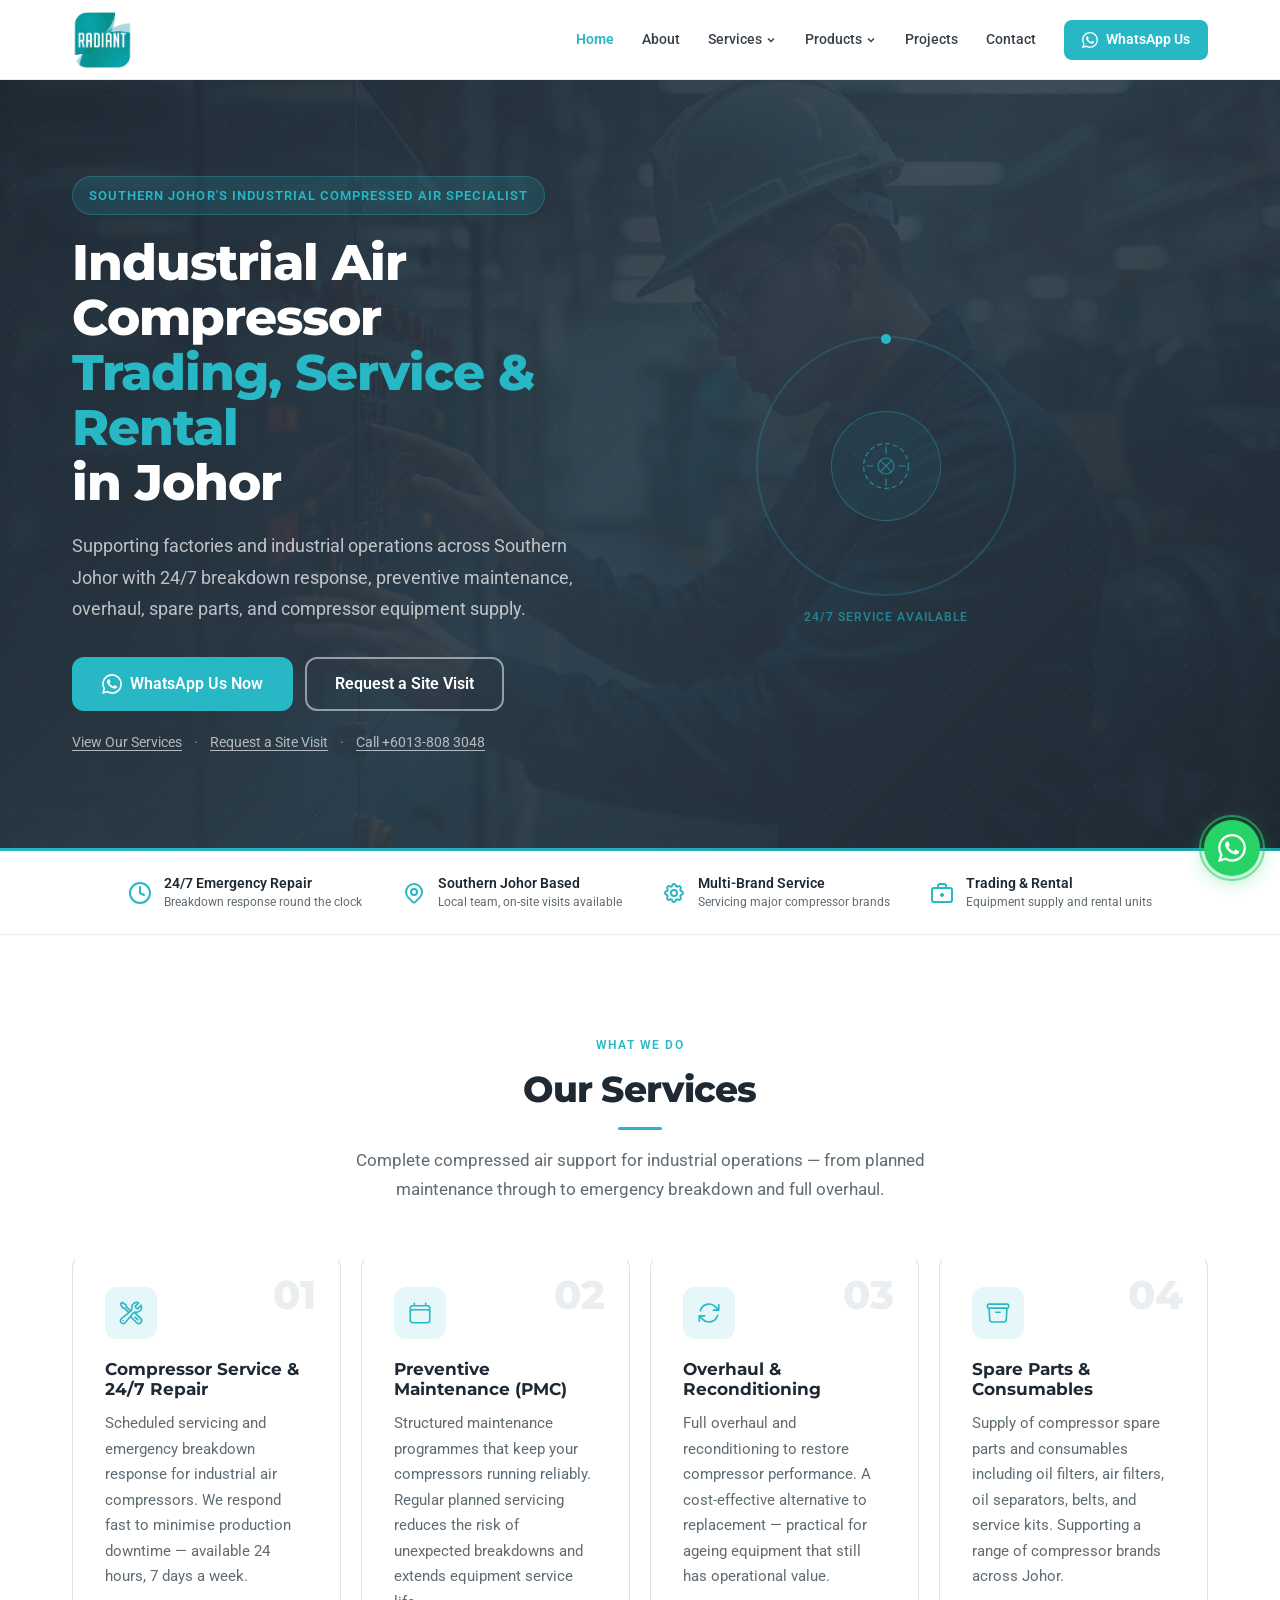
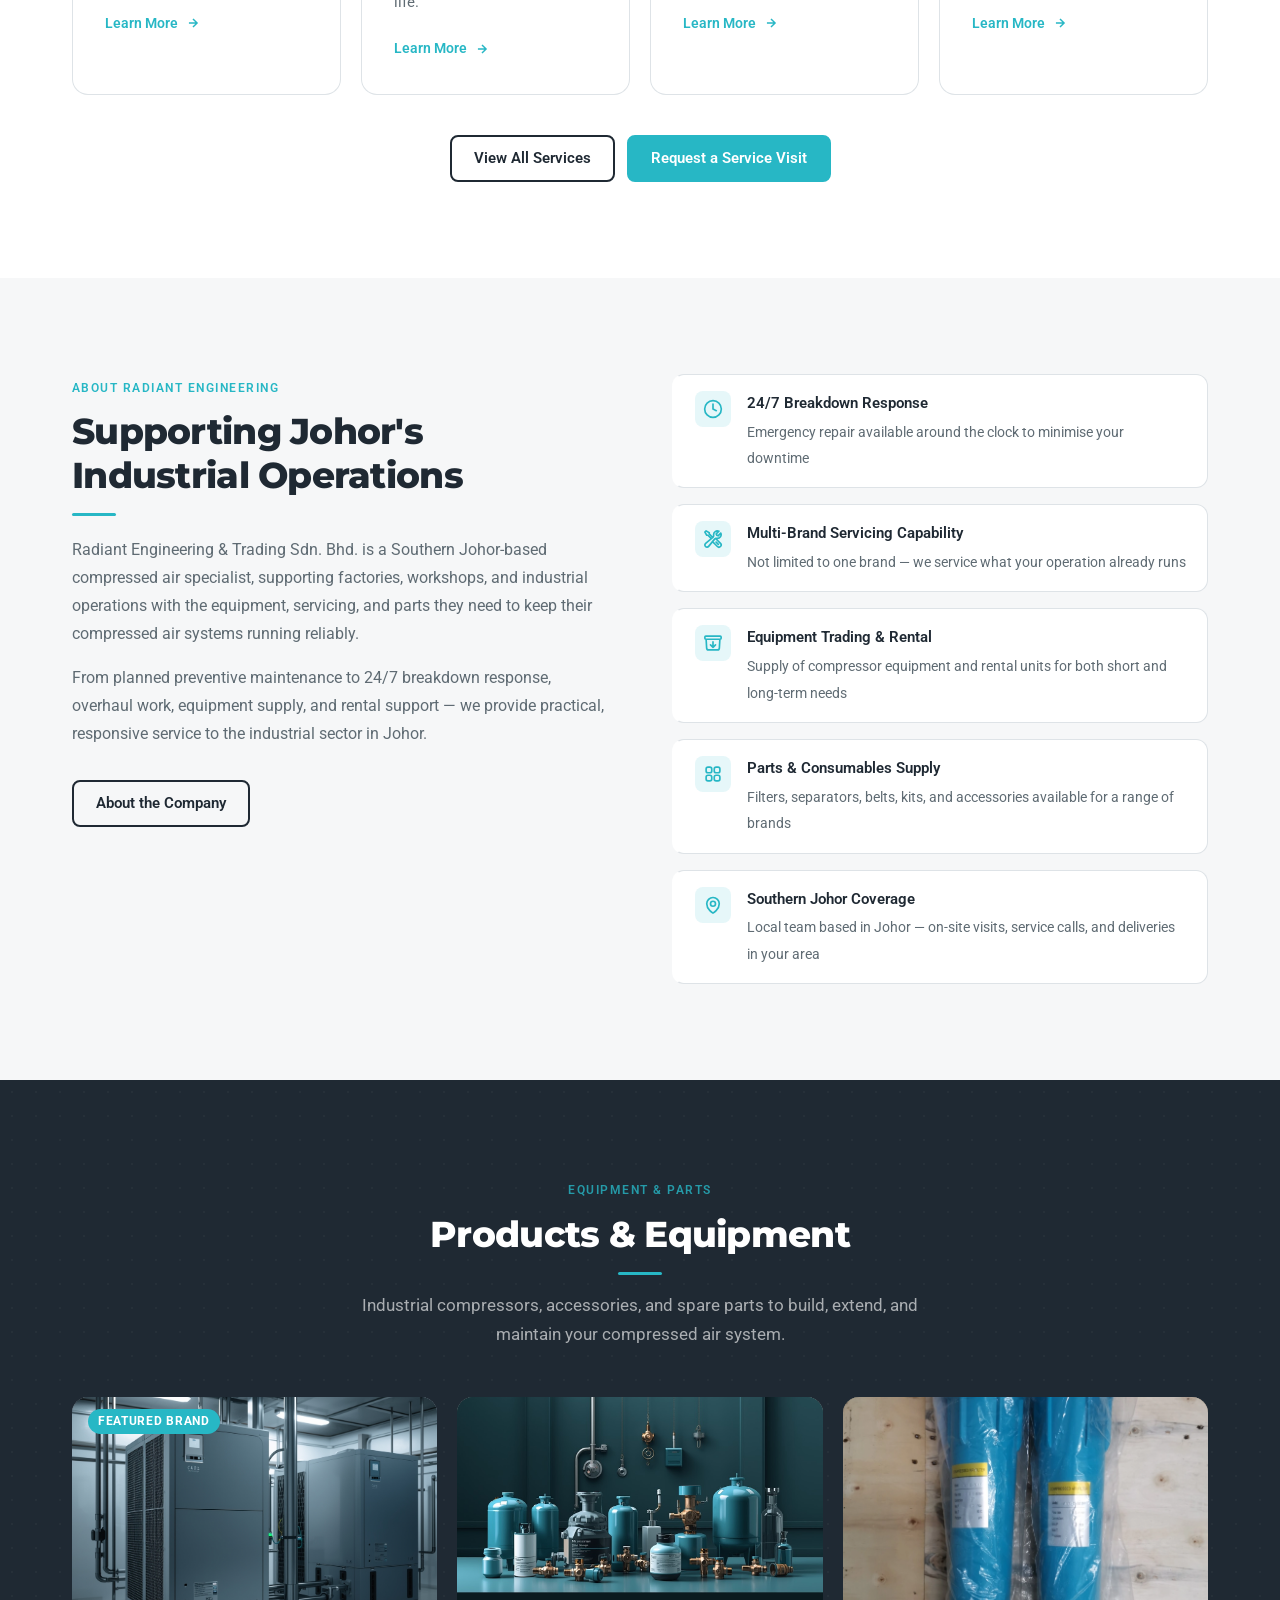
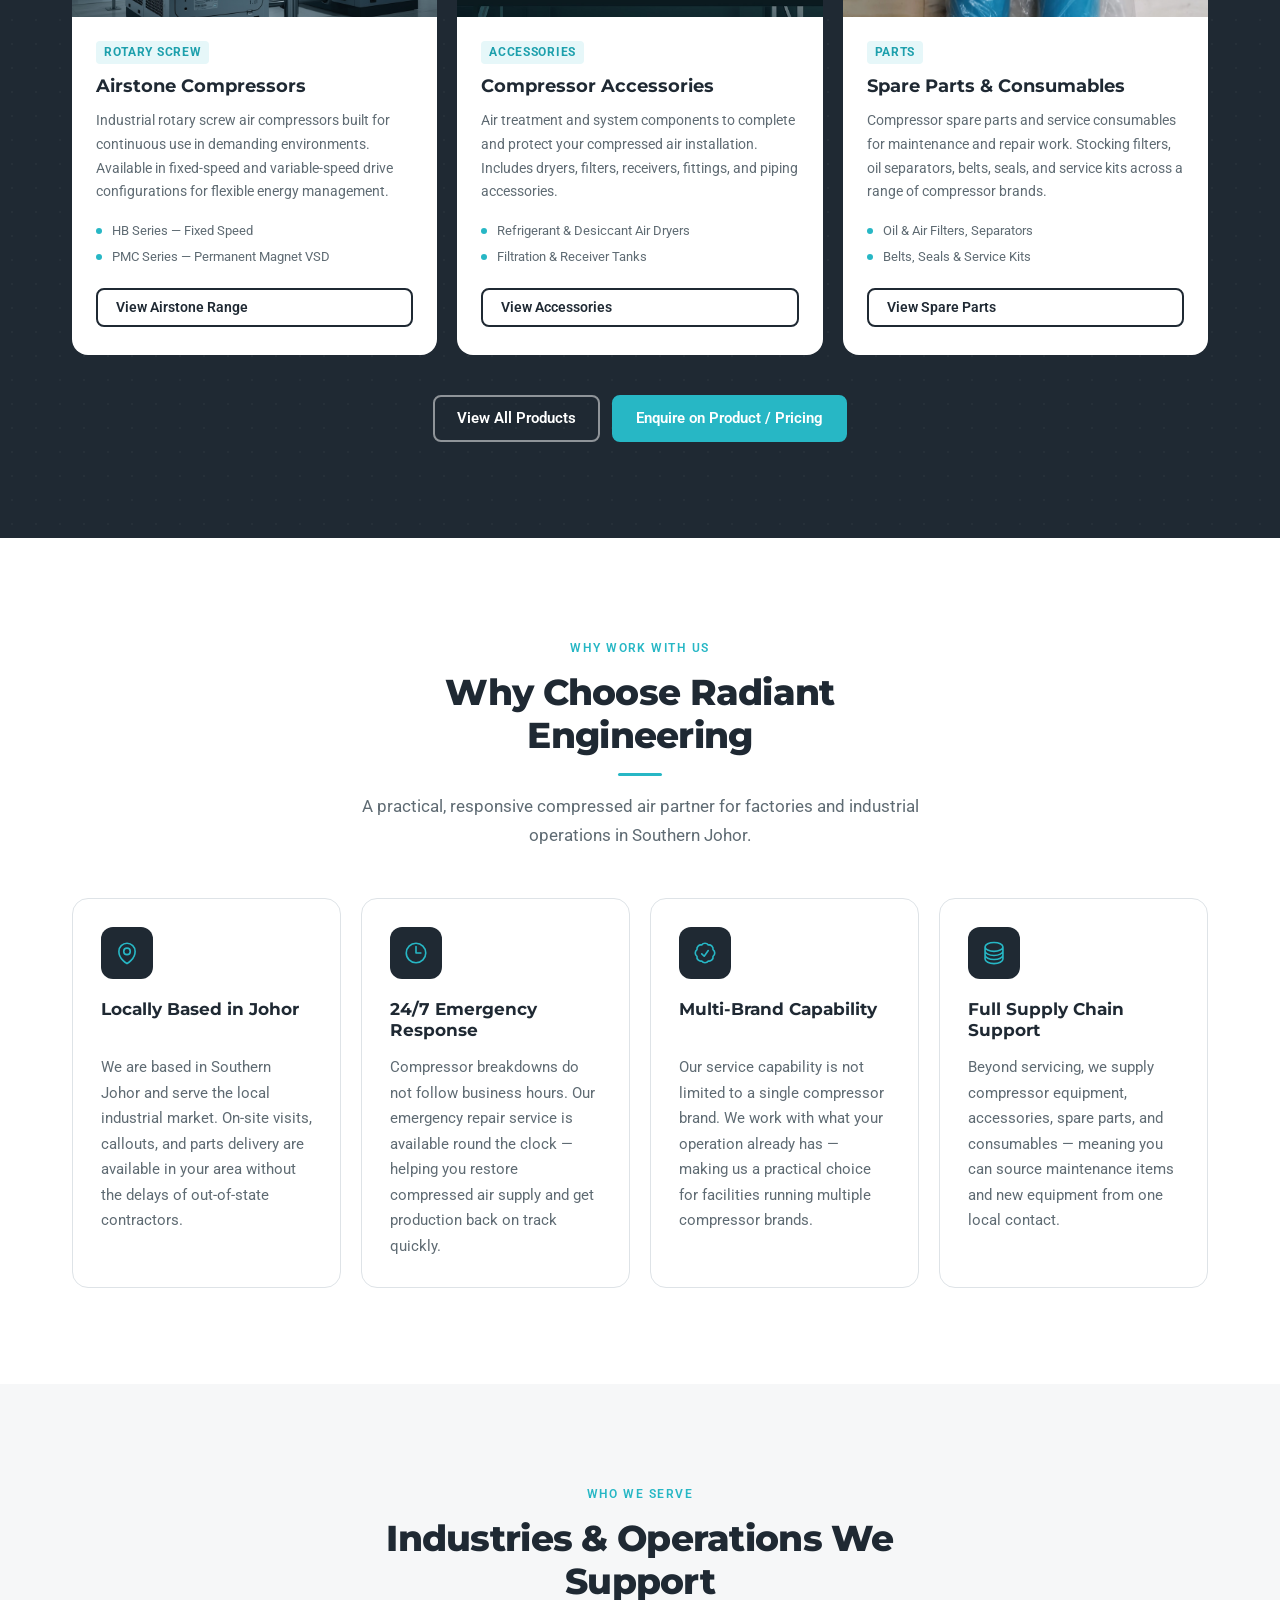
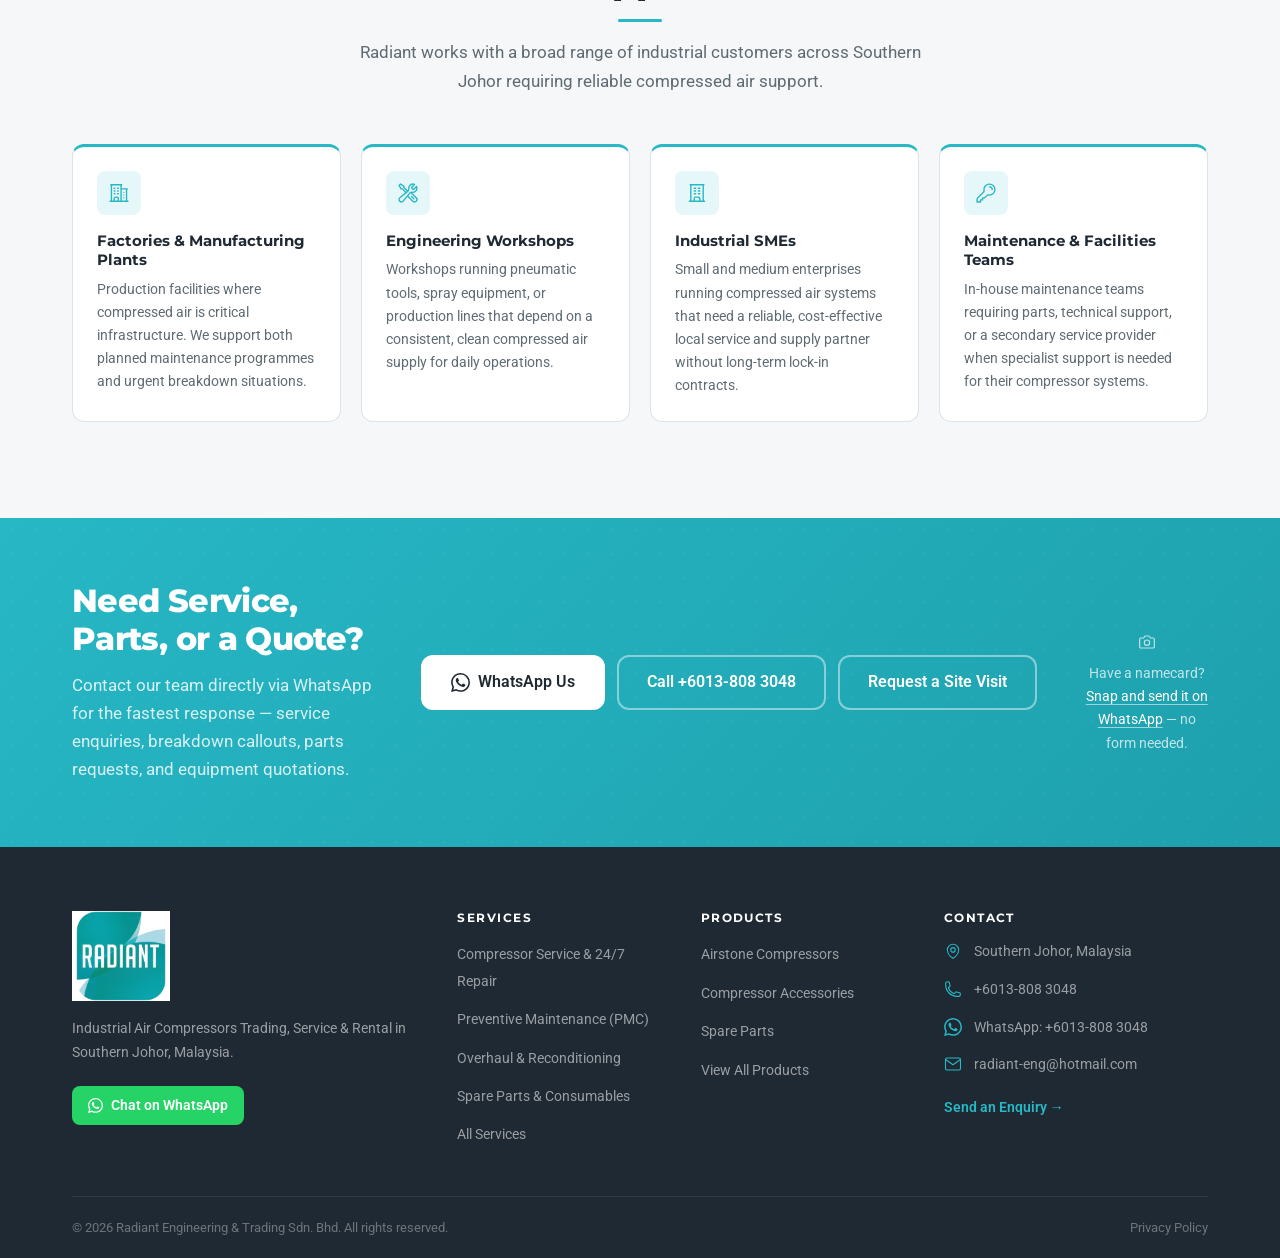
<file: index.html>
﻿<!DOCTYPE html>
<html lang="en">
<head>
    <meta charset="UTF-8">
    <link rel="icon" type="image/png" sizes="32x32" href="/assets/brand/favicon/favicon-32x32.png">
    <link rel="icon" type="image/png" sizes="16x16" href="/assets/brand/favicon/favicon-16x16.png">
    <link rel="apple-touch-icon" sizes="180x180" href="/assets/brand/favicon/apple-touch-icon.png">
    <meta name="viewport" content="width=device-width, initial-scale=1.0">
    <title>Industrial Air Compressor Service &amp; Supply in Johor | Radiant Engineering</title>
    <meta name="description" content="Radiant Engineering &amp; Trading — air compressor servicing, 24/7 breakdown repair, preventive maintenance, overhaul, spare parts, and equipment supply in Southern Johor, Malaysia.">
    <meta name="robots" content="index, follow">
    <link rel="canonical" href="https://www.radiantcompressor.com.my/">

    <!-- Open Graph -->
    <meta property="og:title" content="Radiant Engineering — Industrial Air Compressor Solutions in Johor">
    <meta property="og:description" content="24/7 breakdown repair, preventive maintenance, overhaul, spare parts, and compressor equipment supply for factories across Southern Johor.">
    <meta property="og:type" content="website">
    <meta property="og:url" content="https://www.radiantcompressor.com.my">

    <!-- Fonts: Montserrat (headings) + Roboto (body) — verified from live site -->
    <link rel="preconnect" href="https://fonts.googleapis.com">
    <link rel="preconnect" href="https://fonts.gstatic.com" crossorigin>
    <link href="https://fonts.googleapis.com/css2?family=Montserrat:wght@600;700;800&family=Roboto:wght@400;500;600&display=swap" rel="stylesheet">

    <!-- Stylesheet -->
    <link rel="stylesheet" href="/css/styles.css">

    <!-- Schema.org: LocalBusiness -->
    <script type="application/ld+json">
    {
        "@context": "https://schema.org",
        "@type": "LocalBusiness",
        "name": "Radiant Engineering & Trading Sdn. Bhd.",
        "description": "Industrial air compressor servicing, 24/7 breakdown repair, preventive maintenance, overhaul, spare parts, and equipment supply in Southern Johor, Malaysia.",
        "url": "https://www.radiantcompressor.com.my",
        "telephone": "+60138083048",
        "address": {
            "@type": "PostalAddress",
            "addressLocality": "Johor Bahru",
            "addressRegion": "Johor",
            "addressCountry": "MY"
        },
        "areaServed": {
            "@type": "State",
            "name": "Johor"
        },
        "serviceType": [
            "Air Compressor Service",
            "Compressor Repair",
            "Preventive Maintenance",
            "Compressor Overhaul",
            "Spare Parts Supply",
            "Compressor Rental"
        ]
    }
    </script>
</head>
<body>

<!-- Skip to content -->
<a href="#main-content" class="skip-link">Skip to main content</a>

<!-- =============================================================
     HEADER
     ============================================================= -->
<header class="site-header" id="site-header">
    <div class="container">
        <div class="header-inner">

            <!-- Logo -->
            <a href="index.html" class="logo" aria-label="Radiant Engineering — Home">
                <img
                    src="/assets/brand/logo/logo-primary.png"
                    alt="Radiant Engineering"
                    class="logo-img"
                    width="160" height="48"
                >
                <span class="logo-fallback" id="logo-fallback">
                    <span class="logo-primary">RADIANT</span><span class="logo-sep"></span><span class="logo-secondary">ENGINEERING</span>
                </span>
            </a>

            <!-- Desktop Navigation -->
            <nav class="main-nav" id="main-nav" aria-label="Main navigation">
                <ul class="nav-list">
                    <li><a href="index.html" class="nav-link is-active" aria-current="page">Home</a></li>
                    <li><a href="about.html" class="nav-link">About</a></li>
                    <li class="nav-item has-dropdown">
                        <a href="services.html" class="nav-link">
                            Services
                            <svg class="nav-chevron" viewBox="0 0 16 16" fill="none" stroke="currentColor" stroke-width="2" aria-hidden="true"><path d="M4 6l4 4 4-4"/></svg>
                        </a>
                        <ul class="dropdown" role="menu">
                            <li role="menuitem"><a href="services/compressor-service.html">Compressor Service &amp; 24/7 Repair</a></li>
                            <li role="menuitem"><a href="services/preventive-maintenance.html">Preventive Maintenance (PMC)</a></li>
                            <li role="menuitem"><a href="services/overhaul-reconditioning.html">Overhaul &amp; Reconditioning</a></li>
                            <li role="menuitem"><a href="services/spare-parts.html">Spare Parts &amp; Consumables</a></li>
                        </ul>
                    </li>
                    <li class="nav-item has-dropdown">
                        <a href="products.html" class="nav-link">
                            Products
                            <svg class="nav-chevron" viewBox="0 0 16 16" fill="none" stroke="currentColor" stroke-width="2" aria-hidden="true"><path d="M4 6l4 4 4-4"/></svg>
                        </a>
                        <ul class="dropdown" role="menu">
                            <li role="menuitem"><a href="products/airstone.html">Airstone Compressors</a></li>
                            <li role="menuitem"><a href="products/compressor-accessories.html">Compressor Accessories</a></li>
                            <li role="menuitem"><a href="products/spare-parts.html">Spare Parts</a></li>
                        </ul>
                    </li>
                    <li><a href="projects.html" class="nav-link">Projects</a></li>
                    <li><a href="contact.html" class="nav-link">Contact</a></li>
                </ul>
            </nav>

            <!-- Header CTA -->
            <a href="https://wa.me/60138083048?text=Hi%20Radiant%2C%20I%20would%20like%20to%20enquire%20about%20your%20services." class="btn btn-whatsapp" target="_blank" rel="noopener noreferrer">
                <svg width="16" height="16" viewBox="0 0 24 24" fill="currentColor" aria-hidden="true"><path d="M17.472 14.382c-.297-.149-1.758-.867-2.03-.967-.273-.099-.471-.148-.67.15-.197.297-.767.966-.94 1.164-.173.199-.347.223-.644.075-.297-.15-1.255-.463-2.39-1.475-.883-.788-1.48-1.761-1.653-2.059-.173-.297-.018-.458.13-.606.134-.133.298-.347.446-.52.149-.174.198-.298.298-.497.099-.198.05-.371-.025-.52-.075-.149-.669-1.612-.916-2.207-.242-.579-.487-.5-.669-.51-.173-.008-.371-.01-.57-.01-.198 0-.52.074-.792.372-.272.297-1.04 1.016-1.04 2.479 0 1.462 1.065 2.875 1.213 3.074.149.198 2.096 3.2 5.077 4.487.709.306 1.262.489 1.694.625.712.227 1.36.195 1.871.118.571-.085 1.758-.719 2.006-1.413.248-.694.248-1.289.173-1.413-.074-.124-.272-.198-.57-.347m-5.421 7.403h-.004a9.87 9.87 0 01-5.031-1.378l-.361-.214-3.741.982.998-3.648-.235-.374a9.86 9.86 0 01-1.51-5.26c.001-5.45 4.436-9.884 9.888-9.884 2.64 0 5.122 1.03 6.988 2.898a9.825 9.825 0 012.893 6.994c-.003 5.45-4.437 9.884-9.885 9.884m8.413-18.297A11.815 11.815 0 0012.05 0C5.495 0 .16 5.335.157 11.892c0 2.096.547 4.142 1.588 5.945L.057 24l6.305-1.654a11.882 11.882 0 005.683 1.448h.005c6.554 0 11.89-5.335 11.893-11.893a11.821 11.821 0 00-3.48-8.413z"/></svg>
                WhatsApp Us
            </a>

            <!-- Mobile toggle -->
            <button class="nav-toggle" id="nav-toggle" aria-label="Open navigation menu" aria-expanded="false" aria-controls="main-nav">
                <span class="hamburger-bar"></span>
                <span class="hamburger-bar"></span>
                <span class="hamburger-bar"></span>
            </button>

        </div>
    </div>
</header>


<!-- =============================================================
     MAIN
     ============================================================= -->
<main id="main-content">


    <!-- =========================================================
         HERO
         ========================================================= -->
    <section class="hero" aria-labelledby="hero-heading">
        <!-- Add images/hero-bg.jpg — industrial compressor / factory photo recommended -->
        <div class="hero-inner">
            <div class="container">
                <div class="hero-layout">

                    <div class="hero-content">
                        <p class="hero-eyebrow">Southern Johor's Industrial Compressed Air Specialist</p>
                        <h1 id="hero-heading" class="hero-heading">
                            Industrial Air Compressor<br>
                            <span class="hero-heading-accent">Trading, Service &amp; Rental</span><br>
                            in Johor
                        </h1>
                        <p class="hero-desc">Supporting factories and industrial operations across Southern Johor with 24/7 breakdown response, preventive maintenance, overhaul, spare parts, and compressor equipment supply.</p>
                        <div class="hero-actions">
                            <a href="https://wa.me/60138083048?text=Hi%20Radiant%2C%20I%20would%20like%20to%20enquire%20about%20your%20services." class="btn btn-primary btn-lg" target="_blank" rel="noopener noreferrer">
                                <svg width="20" height="20" viewBox="0 0 24 24" fill="currentColor" aria-hidden="true"><path d="M17.472 14.382c-.297-.149-1.758-.867-2.03-.967-.273-.099-.471-.148-.67.15-.197.297-.767.966-.94 1.164-.173.199-.347.223-.644.075-.297-.15-1.255-.463-2.39-1.475-.883-.788-1.48-1.761-1.653-2.059-.173-.297-.018-.458.13-.606.134-.133.298-.347.446-.52.149-.174.198-.298.298-.497.099-.198.05-.371-.025-.52-.075-.149-.669-1.612-.916-2.207-.242-.579-.487-.5-.669-.51-.173-.008-.371-.01-.57-.01-.198 0-.52.074-.792.372-.272.297-1.04 1.016-1.04 2.479 0 1.462 1.065 2.875 1.213 3.074.149.198 2.096 3.2 5.077 4.487.709.306 1.262.489 1.694.625.712.227 1.36.195 1.871.118.571-.085 1.758-.719 2.006-1.413.248-.694.248-1.289.173-1.413-.074-.124-.272-.198-.57-.347m-5.421 7.403h-.004a9.87 9.87 0 01-5.031-1.378l-.361-.214-3.741.982.998-3.648-.235-.374a9.86 9.86 0 01-1.51-5.26c.001-5.45 4.436-9.884 9.888-9.884 2.64 0 5.122 1.03 6.988 2.898a9.825 9.825 0 012.893 6.994c-.003 5.45-4.437 9.884-9.885 9.884m8.413-18.297A11.815 11.815 0 0012.05 0C5.495 0 .16 5.335.157 11.892c0 2.096.547 4.142 1.588 5.945L.057 24l6.305-1.654a11.882 11.882 0 005.683 1.448h.005c6.554 0 11.89-5.335 11.893-11.893a11.821 11.821 0 00-3.48-8.413z"/></svg>
                                WhatsApp Us Now
                            </a>
                            <a href="contact.html" class="btn btn-outline-light btn-lg">Request a Site Visit</a>
                        </div>
                        <div class="hero-sub-cta">
                            <a href="services.html">View Our Services</a>
                            <span aria-hidden="true">·</span>
                            <a href="contact.html">Request a Site Visit</a>
                            <span aria-hidden="true">·</span>
                            <a href="tel:+60138083048">Call +6013-808 3048</a>
                        </div>
                    </div>

                    <!-- Decorative visual — right panel (desktop only) -->
                    <div class="hero-visual" aria-hidden="true">
                        <div class="hero-visual-ring"></div>
                        <div class="hero-visual-core">
                            <svg viewBox="0 0 80 80" fill="none" stroke="currentColor" stroke-width="1.5">
                                <circle cx="40" cy="40" r="28" stroke-dasharray="6 4"/>
                                <path d="M40 16v8M40 56v8M16 40h8M56 40h8" stroke-linecap="round"/>
                                <circle cx="40" cy="40" r="10"/>
                                <path d="M34 34l12 12M46 34L34 46" stroke-linecap="round"/>
                            </svg>
                        </div>
                        <div class="hero-visual-label">24/7 Service Available</div>
                    </div>

                </div>
            </div>
        </div>
    </section>


    <!-- =========================================================
         TRUST BAR
         ========================================================= -->
    <div class="trust-bar">
        <div class="container">
            <ul class="trust-list" role="list">
                <li class="trust-item">
                    <svg class="trust-icon" viewBox="0 0 24 24" fill="none" stroke="currentColor" stroke-width="2" aria-hidden="true"><circle cx="12" cy="12" r="10"/><path d="M12 6v6l4 2" stroke-linecap="round"/></svg>
                    <div>
                        <strong>24/7 Emergency Repair</strong>
                        <span>Breakdown response round the clock</span>
                    </div>
                </li>
                <li class="trust-item">
                    <svg class="trust-icon" viewBox="0 0 24 24" fill="none" stroke="currentColor" stroke-width="2" aria-hidden="true"><path d="M17.657 16.657L13.414 20.9a2 2 0 01-2.827 0l-4.244-4.243a8 8 0 1111.314 0z"/><circle cx="12" cy="11" r="3"/></svg>
                    <div>
                        <strong>Southern Johor Based</strong>
                        <span>Local team, on-site visits available</span>
                    </div>
                </li>
                <li class="trust-item">
                    <svg class="trust-icon" viewBox="0 0 24 24" fill="none" stroke="currentColor" stroke-width="2" aria-hidden="true"><path d="M10.325 4.317c.426-1.756 2.924-1.756 3.35 0a1.724 1.724 0 002.573 1.066c1.543-.94 3.31.826 2.37 2.37a1.724 1.724 0 001.065 2.572c1.756.426 1.756 2.924 0 3.35a1.724 1.724 0 00-1.066 2.573c.94 1.543-.826 3.31-2.37 2.37a1.724 1.724 0 00-2.572 1.065c-.426 1.756-2.924 1.756-3.35 0a1.724 1.724 0 00-2.573-1.066c-1.543.94-3.31-.826-2.37-2.37a1.724 1.724 0 00-1.065-2.572c-1.756-.426-1.756-2.924 0-3.35a1.724 1.724 0 001.066-2.573c-.94-1.543.826-3.31 2.37-2.37a1.724 1.724 0 002.572-1.065z"/><circle cx="12" cy="12" r="3"/></svg>
                    <div>
                        <strong>Multi-Brand Service</strong>
                        <span>Servicing major compressor brands</span>
                    </div>
                </li>
                <li class="trust-item">
                    <svg class="trust-icon" viewBox="0 0 24 24" fill="none" stroke="currentColor" stroke-width="2" aria-hidden="true"><rect x="2" y="7" width="20" height="14" rx="2"/><path d="M16 7V5a2 2 0 00-2-2h-4a2 2 0 00-2 2v2"/><line x1="12" y1="12" x2="12" y2="16"/><line x1="10" y1="14" x2="14" y2="14"/></svg>
                    <div>
                        <strong>Trading &amp; Rental</strong>
                        <span>Equipment supply and rental units</span>
                    </div>
                </li>
            </ul>
        </div>
    </div>


    <!-- =========================================================
         SERVICES
         ========================================================= -->
    <section class="section services-section" id="services" aria-labelledby="services-heading">
        <div class="container">
            <header class="section-header">
                <p class="section-eyebrow">What We Do</p>
                <h2 id="services-heading" class="section-title">Our Services</h2>
                <p class="section-desc">Complete compressed air support for industrial operations — from planned maintenance through to emergency breakdown and full overhaul.</p>
            </header>

            <div class="services-grid">

                <article class="service-card">
                    <div class="service-card-num" aria-hidden="true">01</div>
                    <div class="service-card-icon" aria-hidden="true">
                        <svg viewBox="0 0 24 24" fill="none" stroke="currentColor" stroke-width="1.5"><path stroke-linecap="round" stroke-linejoin="round" d="M11.42 15.17L17.25 21A2.652 2.652 0 0021 17.25l-5.877-5.877M11.42 15.17l2.496-3.03c.317-.384.74-.626 1.208-.766M11.42 15.17l-4.655 5.653a2.548 2.548 0 11-3.586-3.586l6.837-5.63m5.108-.233c.55-.164 1.163-.188 1.743-.14a4.5 4.5 0 004.486-6.336l-3.276 3.277a3.004 3.004 0 01-2.25-2.25l3.276-3.276a4.5 4.5 0 00-6.336 4.486c.091 1.076-.071 2.264-.904 2.95l-.102.085m-1.745 1.437L5.909 7.5H4.5L2.25 3.75l1.5-1.5L7.5 4.5v1.409l4.26 4.26m-1.745 1.437l1.745-1.437m6.615 8.206L15.75 15.75M4.867 19.125h.008v.008h-.008v-.008z"/></svg>
                    </div>
                    <h3 class="service-card-title">Compressor Service &amp; 24/7 Repair</h3>
                    <p class="service-card-desc">Scheduled servicing and emergency breakdown response for industrial air compressors. We respond fast to minimise production downtime — available 24 hours, 7 days a week.</p>
                    <a href="services/compressor-service.html" class="service-card-link">
                        Learn More
                        <svg width="14" height="14" viewBox="0 0 24 24" fill="none" stroke="currentColor" stroke-width="2.5" aria-hidden="true"><path d="M5 12h14M12 5l7 7-7 7"/></svg>
                    </a>
                </article>

                <article class="service-card">
                    <div class="service-card-num" aria-hidden="true">02</div>
                    <div class="service-card-icon" aria-hidden="true">
                        <svg viewBox="0 0 24 24" fill="none" stroke="currentColor" stroke-width="1.5"><path stroke-linecap="round" stroke-linejoin="round" d="M6.75 3v2.25M17.25 3v2.25M3 18.75V7.5a2.25 2.25 0 012.25-2.25h13.5A2.25 2.25 0 0121 7.5v11.25m-18 0A2.25 2.25 0 005.25 21h13.5A2.25 2.25 0 0021 18.75m-18 0v-7.5A2.25 2.25 0 015.25 9h13.5A2.25 2.25 0 0121 11.25v7.5"/></svg>
                    </div>
                    <h3 class="service-card-title">Preventive Maintenance (PMC)</h3>
                    <p class="service-card-desc">Structured maintenance programmes that keep your compressors running reliably. Regular planned servicing reduces the risk of unexpected breakdowns and extends equipment service life.</p>
                    <a href="services/preventive-maintenance.html" class="service-card-link">
                        Learn More
                        <svg width="14" height="14" viewBox="0 0 24 24" fill="none" stroke="currentColor" stroke-width="2.5" aria-hidden="true"><path d="M5 12h14M12 5l7 7-7 7"/></svg>
                    </a>
                </article>

                <article class="service-card">
                    <div class="service-card-num" aria-hidden="true">03</div>
                    <div class="service-card-icon" aria-hidden="true">
                        <svg viewBox="0 0 24 24" fill="none" stroke="currentColor" stroke-width="1.5"><path stroke-linecap="round" stroke-linejoin="round" d="M16.023 9.348h4.992v-.001M2.985 19.644v-4.992m0 0h4.992m-4.993 0l3.181 3.183a8.25 8.25 0 0013.803-3.7M4.031 9.865a8.25 8.25 0 0113.803-3.7l3.181 3.182m0-4.991v4.99"/></svg>
                    </div>
                    <h3 class="service-card-title">Overhaul &amp; Reconditioning</h3>
                    <p class="service-card-desc">Full overhaul and reconditioning to restore compressor performance. A cost-effective alternative to replacement — practical for ageing equipment that still has operational value.</p>
                    <a href="services/overhaul-reconditioning.html" class="service-card-link">
                        Learn More
                        <svg width="14" height="14" viewBox="0 0 24 24" fill="none" stroke="currentColor" stroke-width="2.5" aria-hidden="true"><path d="M5 12h14M12 5l7 7-7 7"/></svg>
                    </a>
                </article>

                <article class="service-card">
                    <div class="service-card-num" aria-hidden="true">04</div>
                    <div class="service-card-icon" aria-hidden="true">
                        <svg viewBox="0 0 24 24" fill="none" stroke="currentColor" stroke-width="1.5"><path stroke-linecap="round" stroke-linejoin="round" d="M20.25 7.5l-.625 10.632a2.25 2.25 0 01-2.247 2.118H6.622a2.25 2.25 0 01-2.247-2.118L3.75 7.5M10 11.25h4M3.375 7.5h17.25c.621 0 1.125-.504 1.125-1.125v-1.5c0-.621-.504-1.125-1.125-1.125H3.375c-.621 0-1.125.504-1.125 1.125v1.5c0 .621.504 1.125 1.125 1.125z"/></svg>
                    </div>
                    <h3 class="service-card-title">Spare Parts &amp; Consumables</h3>
                    <p class="service-card-desc">Supply of compressor spare parts and consumables including oil filters, air filters, oil separators, belts, and service kits. Supporting a range of compressor brands across Johor.</p>
                    <a href="services/spare-parts.html" class="service-card-link">
                        Learn More
                        <svg width="14" height="14" viewBox="0 0 24 24" fill="none" stroke="currentColor" stroke-width="2.5" aria-hidden="true"><path d="M5 12h14M12 5l7 7-7 7"/></svg>
                    </a>
                </article>

            </div>

            <div class="section-action">
                <a href="services.html" class="btn btn-secondary">View All Services</a>
                <a href="https://wa.me/60138083048?text=Hi%20Radiant%2C%20I%20need%20help%20with%20my%20air%20compressor." class="btn btn-primary" target="_blank" rel="noopener noreferrer">Request a Service Visit</a>
            </div>
        </div>
    </section>


    <!-- =========================================================
         ABOUT STRIP
         ========================================================= -->
    <section class="section about-section" aria-labelledby="about-heading">
        <div class="container">
            <div class="about-layout">

                <div class="about-content">
                    <p class="section-eyebrow">About Radiant Engineering</p>
                    <h2 id="about-heading" class="section-title section-title--left">Supporting Johor's Industrial Operations</h2>
                    <p class="about-text">Radiant Engineering &amp; Trading Sdn. Bhd. is a Southern Johor-based compressed air specialist, supporting factories, workshops, and industrial operations with the equipment, servicing, and parts they need to keep their compressed air systems running reliably.</p>
                    <p class="about-text">From planned preventive maintenance to 24/7 breakdown response, overhaul work, equipment supply, and rental support — we provide practical, responsive service to the industrial sector in Johor.</p>
                    <a href="about.html" class="btn btn-secondary">About the Company</a>
                </div>

                <div class="about-features">
                    <div class="about-feature">
                        <div class="about-feature-icon" aria-hidden="true">
                            <!-- Clock: 24/7 response -->
                            <svg viewBox="0 0 24 24" fill="none" stroke="currentColor" stroke-width="2"><circle cx="12" cy="12" r="10"/><path stroke-linecap="round" d="M12 6v6l4 2"/></svg>
                        </div>
                        <div>
                            <strong>24/7 Breakdown Response</strong>
                            <span>Emergency repair available around the clock to minimise your downtime</span>
                        </div>
                    </div>
                    <div class="about-feature">
                        <div class="about-feature-icon" aria-hidden="true">
                            <!-- Wrench: multi-brand service -->
                            <svg viewBox="0 0 24 24" fill="none" stroke="currentColor" stroke-width="2"><path stroke-linecap="round" stroke-linejoin="round" d="M11.42 15.17L17.25 21A2.652 2.652 0 0021 17.25l-5.877-5.877M11.42 15.17l2.496-3.03c.317-.384.74-.626 1.208-.766M11.42 15.17l-4.655 5.653a2.548 2.548 0 11-3.586-3.586l6.837-5.63m5.108-.233c.55-.164 1.163-.188 1.743-.14a4.5 4.5 0 004.486-6.336l-3.276 3.277a3.004 3.004 0 01-2.25-2.25l3.276-3.276a4.5 4.5 0 00-6.336 4.486c.091 1.076-.071 2.264-.904 2.95l-.102.085m-1.745 1.437L5.909 7.5H4.5L2.25 3.75l1.5-1.5L7.5 4.5v1.409l4.26 4.26m-1.745 1.437l1.745-1.437m6.615 8.206L15.75 15.75"/></svg>
                        </div>
                        <div>
                            <strong>Multi-Brand Servicing Capability</strong>
                            <span>Not limited to one brand — we service what your operation already runs</span>
                        </div>
                    </div>
                    <div class="about-feature">
                        <div class="about-feature-icon" aria-hidden="true">
                            <!-- Box: equipment/rental -->
                            <svg viewBox="0 0 24 24" fill="none" stroke="currentColor" stroke-width="2"><path stroke-linecap="round" stroke-linejoin="round" d="M20.25 7.5l-.625 10.632a2.25 2.25 0 01-2.247 2.118H6.622a2.25 2.25 0 01-2.247-2.118L3.75 7.5m8.25 3v6.75m0 0l-3-3m3 3l3-3M3.375 7.5h17.25c.621 0 1.125-.504 1.125-1.125v-1.5c0-.621-.504-1.125-1.125-1.125H3.375c-.621 0-1.125.504-1.125 1.125v1.5c0 .621.504 1.125 1.125 1.125z"/></svg>
                        </div>
                        <div>
                            <strong>Equipment Trading &amp; Rental</strong>
                            <span>Supply of compressor equipment and rental units for both short and long-term needs</span>
                        </div>
                    </div>
                    <div class="about-feature">
                        <div class="about-feature-icon" aria-hidden="true">
                            <!-- Grid squares: parts catalogue -->
                            <svg viewBox="0 0 24 24" fill="none" stroke="currentColor" stroke-width="2"><path stroke-linecap="round" stroke-linejoin="round" d="M3.75 6A2.25 2.25 0 016 3.75h2.25A2.25 2.25 0 0110.5 6v2.25a2.25 2.25 0 01-2.25 2.25H6a2.25 2.25 0 01-2.25-2.25V6zM3.75 15.75A2.25 2.25 0 016 13.5h2.25a2.25 2.25 0 012.25 2.25V18a2.25 2.25 0 01-2.25 2.25H6A2.25 2.25 0 013.75 18v-2.25zM13.5 6a2.25 2.25 0 012.25-2.25H18A2.25 2.25 0 0120.25 6v2.25A2.25 2.25 0 0118 10.5h-2.25a2.25 2.25 0 01-2.25-2.25V6zM13.5 15.75a2.25 2.25 0 012.25-2.25H18a2.25 2.25 0 012.25 2.25V18A2.25 2.25 0 0118 20.25h-2.25A2.25 2.25 0 0113.5 18v-2.25z"/></svg>
                        </div>
                        <div>
                            <strong>Parts &amp; Consumables Supply</strong>
                            <span>Filters, separators, belts, kits, and accessories available for a range of brands</span>
                        </div>
                    </div>
                    <div class="about-feature">
                        <div class="about-feature-icon" aria-hidden="true">
                            <!-- Location pin: Johor coverage -->
                            <svg viewBox="0 0 24 24" fill="none" stroke="currentColor" stroke-width="2"><path stroke-linecap="round" stroke-linejoin="round" d="M15 10.5a3 3 0 11-6 0 3 3 0 016 0z"/><path stroke-linecap="round" stroke-linejoin="round" d="M19.5 10.5c0 7.142-7.5 11.25-7.5 11.25S4.5 17.642 4.5 10.5a7.5 7.5 0 1115 0z"/></svg>
                        </div>
                        <div>
                            <strong>Southern Johor Coverage</strong>
                            <span>Local team based in Johor — on-site visits, service calls, and deliveries in your area</span>
                        </div>
                    </div>
                </div>

            </div>
        </div>
    </section>


    <!-- =========================================================
         PRODUCTS
         ========================================================= -->
    <section class="section products-section" id="products" aria-labelledby="products-heading">
        <div class="container">
            <header class="section-header section-header--light">
                <p class="section-eyebrow section-eyebrow--light">Equipment &amp; Parts</p>
                <h2 id="products-heading" class="section-title">Products &amp; Equipment</h2>
                <p class="section-desc">Industrial compressors, accessories, and spare parts to build, extend, and maintain your compressed air system.</p>
            </header>

            <div class="products-grid">

                <article class="product-card">
                    <div class="product-card-visual product-card-visual--airstone">
                        <img src="/assets/images/existing/ceccato-compressor.jpg" alt="Airstone industrial rotary screw air compressor" loading="lazy" class="product-card-img" onerror="this.style.display='none'">
                        <div class="product-card-badge">Featured Brand</div>
                    </div>
                    <div class="product-card-body">
                        <div class="product-card-meta">
                            <span class="product-tag">Rotary Screw</span>
                        </div>
                        <h3 class="product-card-title">Airstone Compressors</h3>
                        <p class="product-card-desc">Industrial rotary screw air compressors built for continuous use in demanding environments. Available in fixed-speed and variable-speed drive configurations for flexible energy management.</p>
                        <ul class="product-series-list">
                            <li>HB Series — Fixed Speed</li>
                            <li>PMC Series — Permanent Magnet VSD</li>
                        </ul>
                        <a href="products/airstone.html" class="btn btn-product">View Airstone Range</a>
                    </div>
                </article>

                <article class="product-card">
                    <div class="product-card-visual product-card-visual--accessories">
                        <img src="/assets/images/existing/compressor-accessories.jpg" alt="Compressor accessories including air dryers and filtration" loading="lazy" class="product-card-img" onerror="this.style.display='none'">
                    </div>
                    <div class="product-card-body">
                        <div class="product-card-meta">
                            <span class="product-tag">Accessories</span>
                        </div>
                        <h3 class="product-card-title">Compressor Accessories</h3>
                        <p class="product-card-desc">Air treatment and system components to complete and protect your compressed air installation. Includes dryers, filters, receivers, fittings, and piping accessories.</p>
                        <ul class="product-series-list">
                            <li>Refrigerant &amp; Desiccant Air Dryers</li>
                            <li>Filtration &amp; Receiver Tanks</li>
                        </ul>
                        <a href="products/compressor-accessories.html" class="btn btn-product">View Accessories</a>
                    </div>
                </article>

                <article class="product-card">
                    <div class="product-card-visual product-card-visual--parts">
                        <img src="/assets/images/existing/spare-parts.webp" alt="Inline compressed air filters in original packaging" loading="lazy" class="product-card-img" onerror="this.style.display='none'">
                    </div>
                    <div class="product-card-body">
                        <div class="product-card-meta">
                            <span class="product-tag">Parts</span>
                        </div>
                        <h3 class="product-card-title">Spare Parts &amp; Consumables</h3>
                        <p class="product-card-desc">Compressor spare parts and service consumables for maintenance and repair work. Stocking filters, oil separators, belts, seals, and service kits across a range of compressor brands.</p>
                        <ul class="product-series-list">
                            <li>Oil &amp; Air Filters, Separators</li>
                            <li>Belts, Seals &amp; Service Kits</li>
                        </ul>
                        <a href="products/spare-parts.html" class="btn btn-product">View Spare Parts</a>
                    </div>
                </article>

            </div>

            <div class="section-action">
                <a href="products.html" class="btn btn-outline-light">View All Products</a>
                <a href="https://wa.me/60138083048?text=Hi%20Radiant%2C%20I%20would%20like%20to%20enquire%20about%20your%20products%20and%20pricing." class="btn btn-primary" target="_blank" rel="noopener noreferrer">Enquire on Product / Pricing</a>
            </div>
        </div>
    </section>


    <!-- =========================================================
         WHY RADIANT
         ========================================================= -->
    <section class="section why-section" aria-labelledby="why-heading">
        <div class="container">
            <header class="section-header">
                <p class="section-eyebrow">Why Work With Us</p>
                <h2 id="why-heading" class="section-title">Why Choose Radiant Engineering</h2>
                <p class="section-desc">A practical, responsive compressed air partner for factories and industrial operations in Southern Johor.</p>
            </header>

            <div class="why-grid">
                <div class="why-card">
                    <div class="why-card-icon" aria-hidden="true">
                        <svg viewBox="0 0 24 24" fill="none" stroke="currentColor" stroke-width="1.5"><path stroke-linecap="round" stroke-linejoin="round" d="M15 10.5a3 3 0 11-6 0 3 3 0 016 0z"/><path stroke-linecap="round" stroke-linejoin="round" d="M19.5 10.5c0 7.142-7.5 11.25-7.5 11.25S4.5 17.642 4.5 10.5a7.5 7.5 0 1115 0z"/></svg>
                    </div>
                    <h3 class="why-card-title">Locally Based in Johor</h3>
                    <p class="why-card-desc">We are based in Southern Johor and serve the local industrial market. On-site visits, callouts, and parts delivery are available in your area without the delays of out-of-state contractors.</p>
                </div>
                <div class="why-card">
                    <div class="why-card-icon" aria-hidden="true">
                        <svg viewBox="0 0 24 24" fill="none" stroke="currentColor" stroke-width="1.5"><path stroke-linecap="round" stroke-linejoin="round" d="M12 6v6h4.5m4.5 0a9 9 0 11-18 0 9 9 0 0118 0z"/></svg>
                    </div>
                    <h3 class="why-card-title">24/7 Emergency Response</h3>
                    <p class="why-card-desc">Compressor breakdowns do not follow business hours. Our emergency repair service is available round the clock — helping you restore compressed air supply and get production back on track quickly.</p>
                </div>
                <div class="why-card">
                    <div class="why-card-icon" aria-hidden="true">
                        <svg viewBox="0 0 24 24" fill="none" stroke="currentColor" stroke-width="1.5"><path stroke-linecap="round" stroke-linejoin="round" d="M9 12.75L11.25 15 15 9.75M21 12c0 1.268-.63 2.39-1.593 3.068a3.745 3.745 0 01-1.043 3.296 3.745 3.745 0 01-3.296 1.043A3.745 3.745 0 0112 21c-1.268 0-2.39-.63-3.068-1.593a3.745 3.745 0 01-3.296-1.043 3.745 3.745 0 01-1.043-3.296A3.745 3.745 0 013 12c0-1.268.63-2.39 1.593-3.068a3.745 3.745 0 011.043-3.296 3.745 3.745 0 013.296-1.043A3.745 3.745 0 0112 3c1.268 0 2.39.63 3.068 1.593a3.745 3.745 0 013.296 1.043 3.745 3.745 0 011.043 3.296A3.745 3.745 0 0121 12z"/></svg>
                    </div>
                    <h3 class="why-card-title">Multi-Brand Capability</h3>
                    <p class="why-card-desc">Our service capability is not limited to a single compressor brand. We work with what your operation already has — making us a practical choice for facilities running multiple compressor brands.</p>
                </div>
                <div class="why-card">
                    <div class="why-card-icon" aria-hidden="true">
                        <svg viewBox="0 0 24 24" fill="none" stroke="currentColor" stroke-width="1.5"><path stroke-linecap="round" stroke-linejoin="round" d="M20.25 6.375c0 2.278-3.694 4.125-8.25 4.125S3.75 8.653 3.75 6.375m16.5 0c0-2.278-3.694-4.125-8.25-4.125S3.75 4.097 3.75 6.375m16.5 0v11.25c0 2.278-3.694 4.125-8.25 4.125s-8.25-1.847-8.25-4.125V6.375m16.5 0v3.75m-16.5-3.75v3.75m16.5 0v3.75C20.25 16.153 16.556 18 12 18s-8.25-1.847-8.25-4.125v-3.75m16.5 0c0 2.278-3.694 4.125-8.25 4.125s-8.25-1.847-8.25-4.125"/></svg>
                    </div>
                    <h3 class="why-card-title">Full Supply Chain Support</h3>
                    <p class="why-card-desc">Beyond servicing, we supply compressor equipment, accessories, spare parts, and consumables — meaning you can source maintenance items and new equipment from one local contact.</p>
                </div>
            </div>
        </div>
    </section>


    <!-- =========================================================
         INDUSTRIES SERVED
         ========================================================= -->
    <section class="section industries-section" aria-labelledby="industries-heading">
        <div class="container">
            <header class="section-header">
                <p class="section-eyebrow">Who We Serve</p>
                <h2 id="industries-heading" class="section-title">Industries &amp; Operations We Support</h2>
                <p class="section-desc">Radiant works with a broad range of industrial customers across Southern Johor requiring reliable compressed air support.</p>
            </header>

            <div class="industries-grid">

                <div class="industry-card">
                    <div class="industry-card-icon" aria-hidden="true">
                        <svg viewBox="0 0 24 24" fill="none" stroke="currentColor" stroke-width="1.5"><path stroke-linecap="round" stroke-linejoin="round" d="M2.25 21h19.5m-18-18v18m10.5-18v18m6-13.5V21M6.75 6.75h.75m-.75 3h.75m-.75 3h.75m3-6h.75m-.75 3h.75m-.75 3h.75M6.75 21v-3.375c0-.621.504-1.125 1.125-1.125h2.25c.621 0 1.125.504 1.125 1.125V21M3 3h12m-.75 4.5H21m-3.75 3.75h.008v.008h-.008v-.008zm0 3h.008v.008h-.008v-.008zm0 3h.008v.008h-.008v-.008z"/></svg>
                    </div>
                    <h3 class="industry-card-title">Factories &amp; Manufacturing Plants</h3>
                    <p class="industry-card-desc">Production facilities where compressed air is critical infrastructure. We support both planned maintenance programmes and urgent breakdown situations.</p>
                </div>

                <div class="industry-card">
                    <div class="industry-card-icon" aria-hidden="true">
                        <svg viewBox="0 0 24 24" fill="none" stroke="currentColor" stroke-width="1.5"><path stroke-linecap="round" stroke-linejoin="round" d="M11.42 15.17L17.25 21A2.652 2.652 0 0021 17.25l-5.877-5.877M11.42 15.17l2.496-3.03c.317-.384.74-.626 1.208-.766M11.42 15.17l-4.655 5.653a2.548 2.548 0 11-3.586-3.586l6.837-5.63m5.108-.233c.55-.164 1.163-.188 1.743-.14a4.5 4.5 0 004.486-6.336l-3.276 3.277a3.004 3.004 0 01-2.25-2.25l3.276-3.276a4.5 4.5 0 00-6.336 4.486c.091 1.076-.071 2.264-.904 2.95l-.102.085m-1.745 1.437L5.909 7.5H4.5L2.25 3.75l1.5-1.5L7.5 4.5v1.409l4.26 4.26m-1.745 1.437l1.745-1.437m6.615 8.206L15.75 15.75"/></svg>
                    </div>
                    <h3 class="industry-card-title">Engineering Workshops</h3>
                    <p class="industry-card-desc">Workshops running pneumatic tools, spray equipment, or production lines that depend on a consistent, clean compressed air supply for daily operations.</p>
                </div>

                <div class="industry-card">
                    <div class="industry-card-icon" aria-hidden="true">
                        <svg viewBox="0 0 24 24" fill="none" stroke="currentColor" stroke-width="1.5"><path stroke-linecap="round" stroke-linejoin="round" d="M3.75 21h16.5M4.5 3h15M5.25 3v18m13.5-18v18M9 6.75h1.5m-1.5 3h1.5m-1.5 3h1.5m3-6H15m-1.5 3H15m-1.5 3H15M9 21v-3.375c0-.621.504-1.125 1.125-1.125h3.75c.621 0 1.125.504 1.125 1.125V21"/></svg>
                    </div>
                    <h3 class="industry-card-title">Industrial SMEs</h3>
                    <p class="industry-card-desc">Small and medium enterprises running compressed air systems that need a reliable, cost-effective local service and supply partner without long-term lock-in contracts.</p>
                </div>

                <div class="industry-card">
                    <div class="industry-card-icon" aria-hidden="true">
                        <svg viewBox="0 0 24 24" fill="none" stroke="currentColor" stroke-width="1.5"><path stroke-linecap="round" stroke-linejoin="round" d="M15.75 5.25a3 3 0 013 3m3 0a6 6 0 01-7.029 5.912c-.563-.097-1.159.026-1.563.43L10.5 17.25H8.25v2.25H6v2.25H2.25v-2.818c0-.597.237-1.17.659-1.591l6.499-6.499c.404-.404.527-1 .43-1.563A6 6 0 1121.75 8.25z"/></svg>
                    </div>
                    <h3 class="industry-card-title">Maintenance &amp; Facilities Teams</h3>
                    <p class="industry-card-desc">In-house maintenance teams requiring parts, technical support, or a secondary service provider when specialist support is needed for their compressor systems.</p>
                </div>

            </div>
        </div>
    </section>


    <!-- =========================================================
         CTA STRIP
         ========================================================= -->
    <section class="cta-strip" aria-labelledby="cta-heading">
        <div class="container">
            <div class="cta-inner">
                <div class="cta-text">
                    <h2 id="cta-heading" class="cta-heading">Need Service, Parts, or a Quote?</h2>
                    <p class="cta-desc">Contact our team directly via WhatsApp for the fastest response — service enquiries, breakdown callouts, parts requests, and equipment quotations.</p>
                </div>
                <div class="cta-actions">
                    <a href="https://wa.me/60138083048?text=Hi%20Radiant%2C%20I%20would%20like%20to%20enquire%20about%20your%20services." class="btn btn-cta-primary" target="_blank" rel="noopener noreferrer">
                        <svg width="19" height="19" viewBox="0 0 24 24" fill="currentColor" aria-hidden="true"><path d="M17.472 14.382c-.297-.149-1.758-.867-2.03-.967-.273-.099-.471-.148-.67.15-.197.297-.767.966-.94 1.164-.173.199-.347.223-.644.075-.297-.15-1.255-.463-2.39-1.475-.883-.788-1.48-1.761-1.653-2.059-.173-.297-.018-.458.13-.606.134-.133.298-.347.446-.52.149-.174.198-.298.298-.497.099-.198.05-.371-.025-.52-.075-.149-.669-1.612-.916-2.207-.242-.579-.487-.5-.669-.51-.173-.008-.371-.01-.57-.01-.198 0-.52.074-.792.372-.272.297-1.04 1.016-1.04 2.479 0 1.462 1.065 2.875 1.213 3.074.149.198 2.096 3.2 5.077 4.487.709.306 1.262.489 1.694.625.712.227 1.36.195 1.871.118.571-.085 1.758-.719 2.006-1.413.248-.694.248-1.289.173-1.413-.074-.124-.272-.198-.57-.347m-5.421 7.403h-.004a9.87 9.87 0 01-5.031-1.378l-.361-.214-3.741.982.998-3.648-.235-.374a9.86 9.86 0 01-1.51-5.26c.001-5.45 4.436-9.884 9.888-9.884 2.64 0 5.122 1.03 6.988 2.898a9.825 9.825 0 012.893 6.994c-.003 5.45-4.437 9.884-9.885 9.884m8.413-18.297A11.815 11.815 0 0012.05 0C5.495 0 .16 5.335.157 11.892c0 2.096.547 4.142 1.588 5.945L.057 24l6.305-1.654a11.882 11.882 0 005.683 1.448h.005c6.554 0 11.89-5.335 11.893-11.893a11.821 11.821 0 00-3.48-8.413z"/></svg>
                        WhatsApp Us
                    </a>
                    <a href="tel:+60138083048" class="btn btn-cta-secondary">Call +6013-808 3048</a>
                    <a href="contact.html" class="btn btn-cta-secondary">Request a Site Visit</a>
                </div>
                <!-- Namecard secondary CTA -->
                <div class="cta-namecard">
                    <svg width="16" height="16" viewBox="0 0 24 24" fill="none" stroke="currentColor" stroke-width="1.75" stroke-linecap="round" stroke-linejoin="round" aria-hidden="true"><path d="M23 19a2 2 0 0 1-2 2H3a2 2 0 0 1-2-2V8a2 2 0 0 1 2-2h4l2-3h6l2 3h4a2 2 0 0 1 2 2z"/><circle cx="12" cy="13" r="4"/></svg>
                    <span>Have a namecard? <a href="https://wa.me/60138083048?text=Hi%20Radiant%2C%20I%27d%20like%20to%20enquire%20about%20your%20services.%20Here%20is%20my%20namecard." target="_blank" rel="noopener noreferrer">Snap and send it on WhatsApp</a> &mdash; no form needed.</span>
                </div>
            </div>
        </div>
    </section>


</main>


<!-- =============================================================
     FOOTER
     ============================================================= -->
<footer class="site-footer" aria-label="Site footer">
    <div class="container">
        <div class="footer-grid">

            <!-- Brand -->
            <div class="footer-col footer-col--brand">
                <a href="index.html" class="footer-logo">
                    <img src="/assets/brand/logo/logo-primary.png" alt="Radiant Engineering" width="140" height="42">
                    <span class="footer-logo-fallback" id="footer-logo-fallback">RADIANT ENGINEERING</span>
                </a>
                <p class="footer-tagline">Industrial Air Compressors Trading, Service &amp; Rental in Southern Johor, Malaysia.</p>
                <a href="https://wa.me/60138083048?text=Hi%20Radiant%2C%20I%20would%20like%20to%20enquire%20about%20your%20services." class="footer-wa-btn" target="_blank" rel="noopener noreferrer">
                    <svg width="15" height="15" viewBox="0 0 24 24" fill="currentColor" aria-hidden="true"><path d="M17.472 14.382c-.297-.149-1.758-.867-2.03-.967-.273-.099-.471-.148-.67.15-.197.297-.767.966-.94 1.164-.173.199-.347.223-.644.075-.297-.15-1.255-.463-2.39-1.475-.883-.788-1.48-1.761-1.653-2.059-.173-.297-.018-.458.13-.606.134-.133.298-.347.446-.52.149-.174.198-.298.298-.497.099-.198.05-.371-.025-.52-.075-.149-.669-1.612-.916-2.207-.242-.579-.487-.5-.669-.51-.173-.008-.371-.01-.57-.01-.198 0-.52.074-.792.372-.272.297-1.04 1.016-1.04 2.479 0 1.462 1.065 2.875 1.213 3.074.149.198 2.096 3.2 5.077 4.487.709.306 1.262.489 1.694.625.712.227 1.36.195 1.871.118.571-.085 1.758-.719 2.006-1.413.248-.694.248-1.289.173-1.413-.074-.124-.272-.198-.57-.347m-5.421 7.403h-.004a9.87 9.87 0 01-5.031-1.378l-.361-.214-3.741.982.998-3.648-.235-.374a9.86 9.86 0 01-1.51-5.26c.001-5.45 4.436-9.884 9.888-9.884 2.64 0 5.122 1.03 6.988 2.898a9.825 9.825 0 012.893 6.994c-.003 5.45-4.437 9.884-9.885 9.884m8.413-18.297A11.815 11.815 0 0012.05 0C5.495 0 .16 5.335.157 11.892c0 2.096.547 4.142 1.588 5.945L.057 24l6.305-1.654a11.882 11.882 0 005.683 1.448h.005c6.554 0 11.89-5.335 11.893-11.893a11.821 11.821 0 00-3.48-8.413z"/></svg>
                    Chat on WhatsApp
                </a>
            </div>

            <!-- Services -->
            <div class="footer-col">
                <h3 class="footer-heading">Services</h3>
                <ul class="footer-links">
                    <li><a href="services/compressor-service.html">Compressor Service &amp; 24/7 Repair</a></li>
                    <li><a href="services/preventive-maintenance.html">Preventive Maintenance (PMC)</a></li>
                    <li><a href="services/overhaul-reconditioning.html">Overhaul &amp; Reconditioning</a></li>
                    <li><a href="services/spare-parts.html">Spare Parts &amp; Consumables</a></li>
                    <li><a href="services.html">All Services</a></li>
                </ul>
            </div>

            <!-- Products -->
            <div class="footer-col">
                <h3 class="footer-heading">Products</h3>
                <ul class="footer-links">
                    <li><a href="products/airstone.html">Airstone Compressors</a></li>
                    <li><a href="products/compressor-accessories.html">Compressor Accessories</a></li>
                    <li><a href="products/spare-parts.html">Spare Parts</a></li>
                    <li><a href="products.html">View All Products</a></li>
                </ul>
            </div>

            <!-- Contact -->
            <div class="footer-col">
                <h3 class="footer-heading">Contact</h3>
                <ul class="footer-contact-list">
                    <li>
                        <svg class="footer-contact-icon" viewBox="0 0 24 24" fill="none" stroke="currentColor" stroke-width="1.5" aria-hidden="true"><path stroke-linecap="round" stroke-linejoin="round" d="M15 10.5a3 3 0 11-6 0 3 3 0 016 0z"/><path stroke-linecap="round" stroke-linejoin="round" d="M19.5 10.5c0 7.142-7.5 11.25-7.5 11.25S4.5 17.642 4.5 10.5a7.5 7.5 0 1115 0z"/></svg>
                        <span>Southern Johor, Malaysia</span>
                    </li>
                    <li>
                        <svg class="footer-contact-icon" viewBox="0 0 24 24" fill="none" stroke="currentColor" stroke-width="1.5" aria-hidden="true"><path stroke-linecap="round" stroke-linejoin="round" d="M2.25 6.75c0 8.284 6.716 15 15 15h2.25a2.25 2.25 0 002.25-2.25v-1.372c0-.516-.351-.966-.852-1.091l-4.423-1.106c-.44-.11-.902.055-1.173.417l-.97 1.293c-.282.376-.769.542-1.21.38a12.035 12.035 0 01-7.143-7.143c-.162-.441.004-.928.38-1.21l1.293-.97c.363-.271.527-.734.417-1.173L6.963 3.102a1.125 1.125 0 00-1.091-.852H4.5A2.25 2.25 0 002.25 4.5v2.25z"/></svg>
                        <a href="tel:+60138083048">+6013-808 3048</a>
                    </li>
                    <li>
                        <svg class="footer-contact-icon" viewBox="0 0 24 24" fill="currentColor" aria-hidden="true"><path d="M17.472 14.382c-.297-.149-1.758-.867-2.03-.967-.273-.099-.471-.148-.67.15-.197.297-.767.966-.94 1.164-.173.199-.347.223-.644.075-.297-.15-1.255-.463-2.39-1.475-.883-.788-1.48-1.761-1.653-2.059-.173-.297-.018-.458.13-.606.134-.133.298-.347.446-.52.149-.174.198-.298.298-.497.099-.198.05-.371-.025-.52-.075-.149-.669-1.612-.916-2.207-.242-.579-.487-.5-.669-.51-.173-.008-.371-.01-.57-.01-.198 0-.52.074-.792.372-.272.297-1.04 1.016-1.04 2.479 0 1.462 1.065 2.875 1.213 3.074.149.198 2.096 3.2 5.077 4.487.709.306 1.262.489 1.694.625.712.227 1.36.195 1.871.118.571-.085 1.758-.719 2.006-1.413.248-.694.248-1.289.173-1.413-.074-.124-.272-.198-.57-.347m-5.421 7.403h-.004a9.87 9.87 0 01-5.031-1.378l-.361-.214-3.741.982.998-3.648-.235-.374a9.86 9.86 0 01-1.51-5.26c.001-5.45 4.436-9.884 9.888-9.884 2.64 0 5.122 1.03 6.988 2.898a9.825 9.825 0 012.893 6.994c-.003 5.45-4.437 9.884-9.885 9.884m8.413-18.297A11.815 11.815 0 0012.05 0C5.495 0 .16 5.335.157 11.892c0 2.096.547 4.142 1.588 5.945L.057 24l6.305-1.654a11.882 11.882 0 005.683 1.448h.005c6.554 0 11.89-5.335 11.893-11.893a11.821 11.821 0 00-3.48-8.413z"/></svg>
                        <a href="https://wa.me/60138083048" target="_blank" rel="noopener noreferrer">WhatsApp: +6013-808 3048</a>
                    </li>
                    <li>
                        <svg class="footer-contact-icon" viewBox="0 0 24 24" fill="none" stroke="currentColor" stroke-width="1.5" aria-hidden="true"><path stroke-linecap="round" stroke-linejoin="round" d="M4 4h16c1.1 0 2 .9 2 2v12c0 1.1-.9 2-2 2H4c-1.1 0-2-.9-2-2V6c0-1.1.9-2 2-2z"/><polyline stroke-linecap="round" stroke-linejoin="round" points="22,6 12,13 2,6"/></svg>
                        <a href="mailto:radiant-eng@hotmail.com">radiant-eng@hotmail.com</a>
                    </li>
                </ul>
                <a href="contact.html" class="footer-contact-cta">Send an Enquiry →</a>
            </div>

        </div>

        <div class="footer-bottom">
            <p class="footer-copyright">&copy; <span id="current-year"></span> Radiant Engineering &amp; Trading Sdn. Bhd. All rights reserved.</p>
            <nav class="footer-legal" aria-label="Legal">
                <a href="privacy.html">Privacy Policy</a>
            </nav>
        </div>
    </div>
</footer>


<!-- =============================================================
     FLOATING WHATSAPP
     ============================================================= -->
<a href="https://wa.me/60138083048?text=Hi%20Radiant%2C%20I%20would%20like%20to%20enquire%20about%20your%20services."
   class="whatsapp-float"
   target="_blank"
   rel="noopener noreferrer"
   aria-label="Chat with us on WhatsApp — +6013-808 3048">
    <svg viewBox="0 0 24 24" fill="currentColor" aria-hidden="true"><path d="M17.472 14.382c-.297-.149-1.758-.867-2.03-.967-.273-.099-.471-.148-.67.15-.197.297-.767.966-.94 1.164-.173.199-.347.223-.644.075-.297-.15-1.255-.463-2.39-1.475-.883-.788-1.48-1.761-1.653-2.059-.173-.297-.018-.458.13-.606.134-.133.298-.347.446-.52.149-.174.198-.298.298-.497.099-.198.05-.371-.025-.52-.075-.149-.669-1.612-.916-2.207-.242-.579-.487-.5-.669-.51-.173-.008-.371-.01-.57-.01-.198 0-.52.074-.792.372-.272.297-1.04 1.016-1.04 2.479 0 1.462 1.065 2.875 1.213 3.074.149.198 2.096 3.2 5.077 4.487.709.306 1.262.489 1.694.625.712.227 1.36.195 1.871.118.571-.085 1.758-.719 2.006-1.413.248-.694.248-1.289.173-1.413-.074-.124-.272-.198-.57-.347m-5.421 7.403h-.004a9.87 9.87 0 01-5.031-1.378l-.361-.214-3.741.982.998-3.648-.235-.374a9.86 9.86 0 01-1.51-5.26c.001-5.45 4.436-9.884 9.888-9.884 2.64 0 5.122 1.03 6.988 2.898a9.825 9.825 0 012.893 6.994c-.003 5.45-4.437 9.884-9.885 9.884m8.413-18.297A11.815 11.815 0 0012.05 0C5.495 0 .16 5.335.157 11.892c0 2.096.547 4.142 1.588 5.945L.057 24l6.305-1.654a11.882 11.882 0 005.683 1.448h.005c6.554 0 11.89-5.335 11.893-11.893a11.821 11.821 0 00-3.48-8.413z"/></svg>
</a>


<!-- =============================================================
     SCRIPTS
     ============================================================= -->
<script>
    // Copyright year
    document.getElementById('current-year').textContent = new Date().getFullYear();

    // Mobile nav toggle
    const navToggle  = document.getElementById('nav-toggle');
    const mainNav    = document.getElementById('main-nav');
    const siteHeader = document.getElementById('site-header');

    navToggle.addEventListener('click', function () {
        const isOpen = mainNav.classList.toggle('is-open');
        navToggle.classList.toggle('is-open', isOpen);
        navToggle.setAttribute('aria-expanded', String(isOpen));
        navToggle.setAttribute('aria-label', isOpen ? 'Close navigation menu' : 'Open navigation menu');
    });

    document.addEventListener('click', function (e) {
        if (!siteHeader.contains(e.target) && mainNav.classList.contains('is-open')) {
            mainNav.classList.remove('is-open');
            navToggle.classList.remove('is-open');
            navToggle.setAttribute('aria-expanded', 'false');
            navToggle.setAttribute('aria-label', 'Open navigation menu');
        }
    });

    // Sticky header shadow
    window.addEventListener('scroll', function () {
        siteHeader.classList.toggle('is-scrolled', window.scrollY > 8);
    }, { passive: true });

    // Mobile dropdown toggle
    document.querySelectorAll('.has-dropdown').forEach(function(item) {
        var link = item.querySelector('.nav-link');
        link.addEventListener('click', function(e) {
            if (window.innerWidth < 1024) {
                e.preventDefault();
                item.classList.toggle('is-open');
            }
        });
    });
</script>

</body>
</html>
</file>
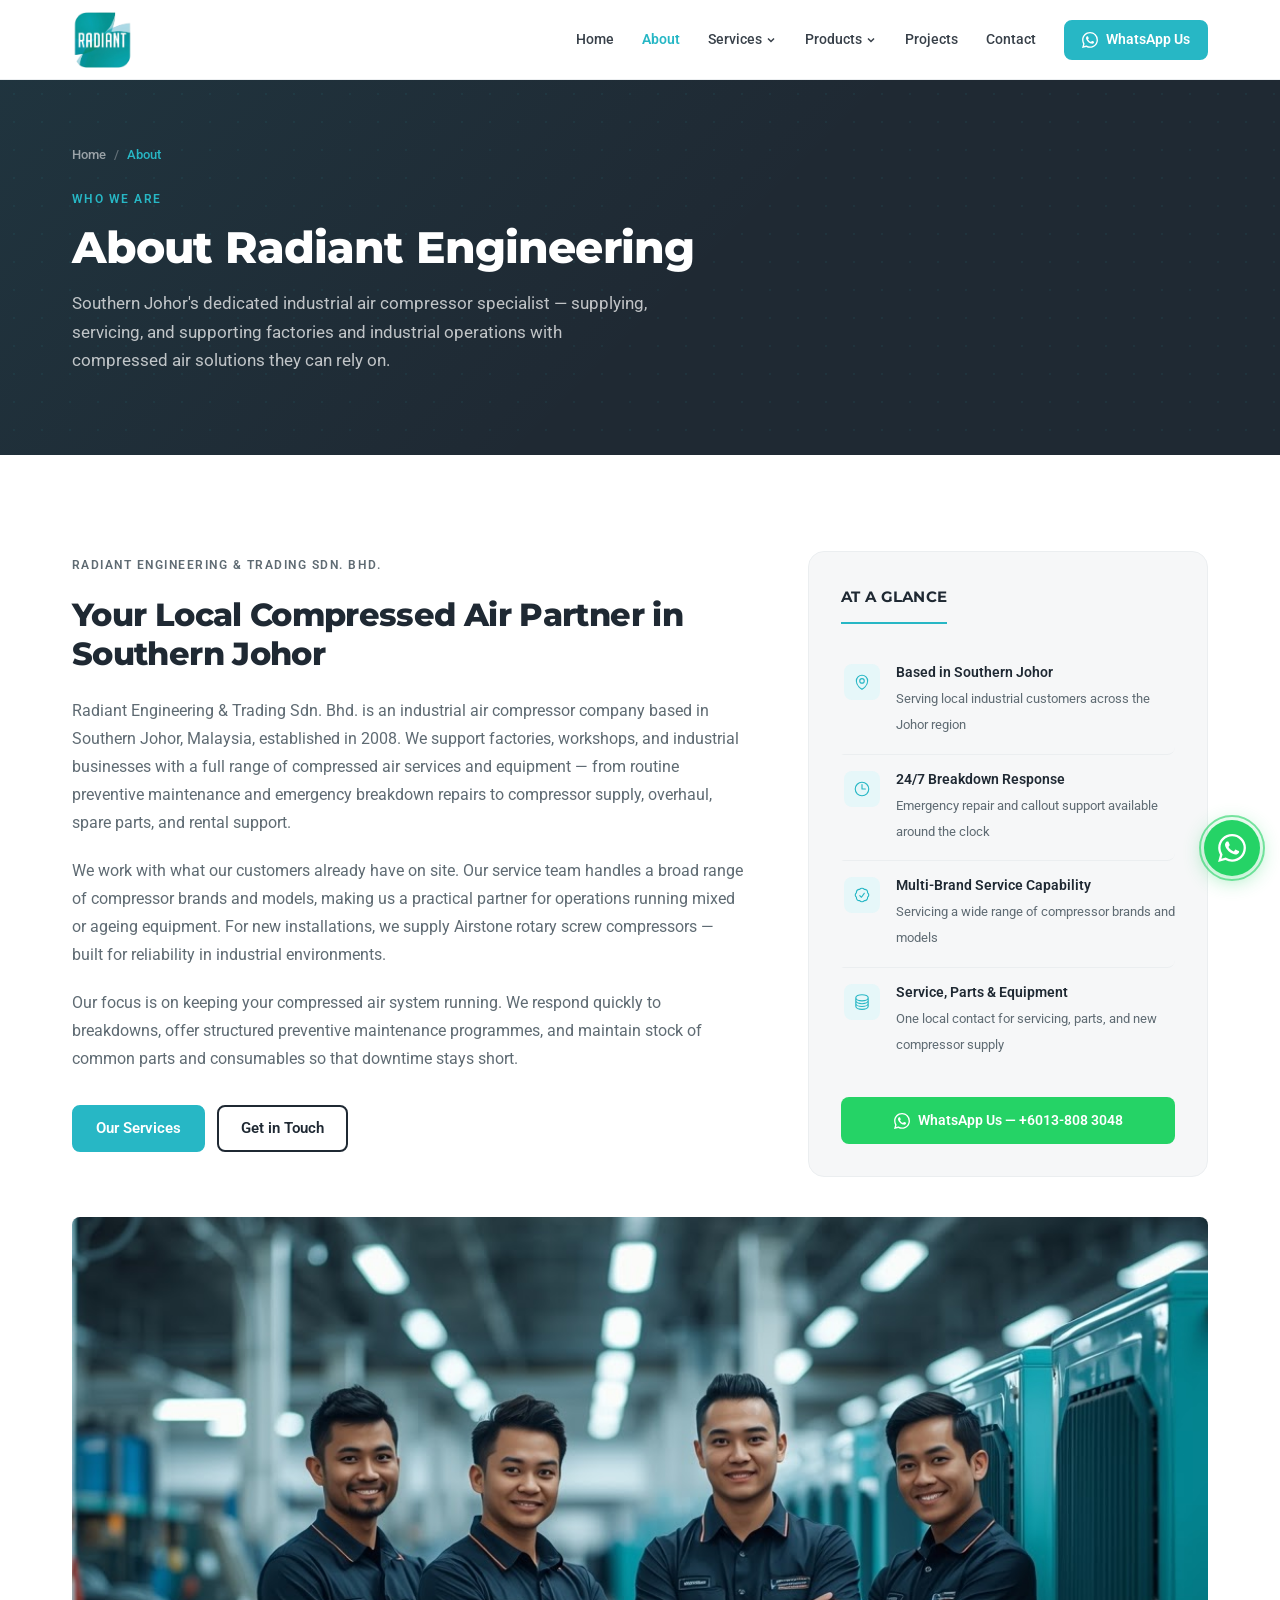
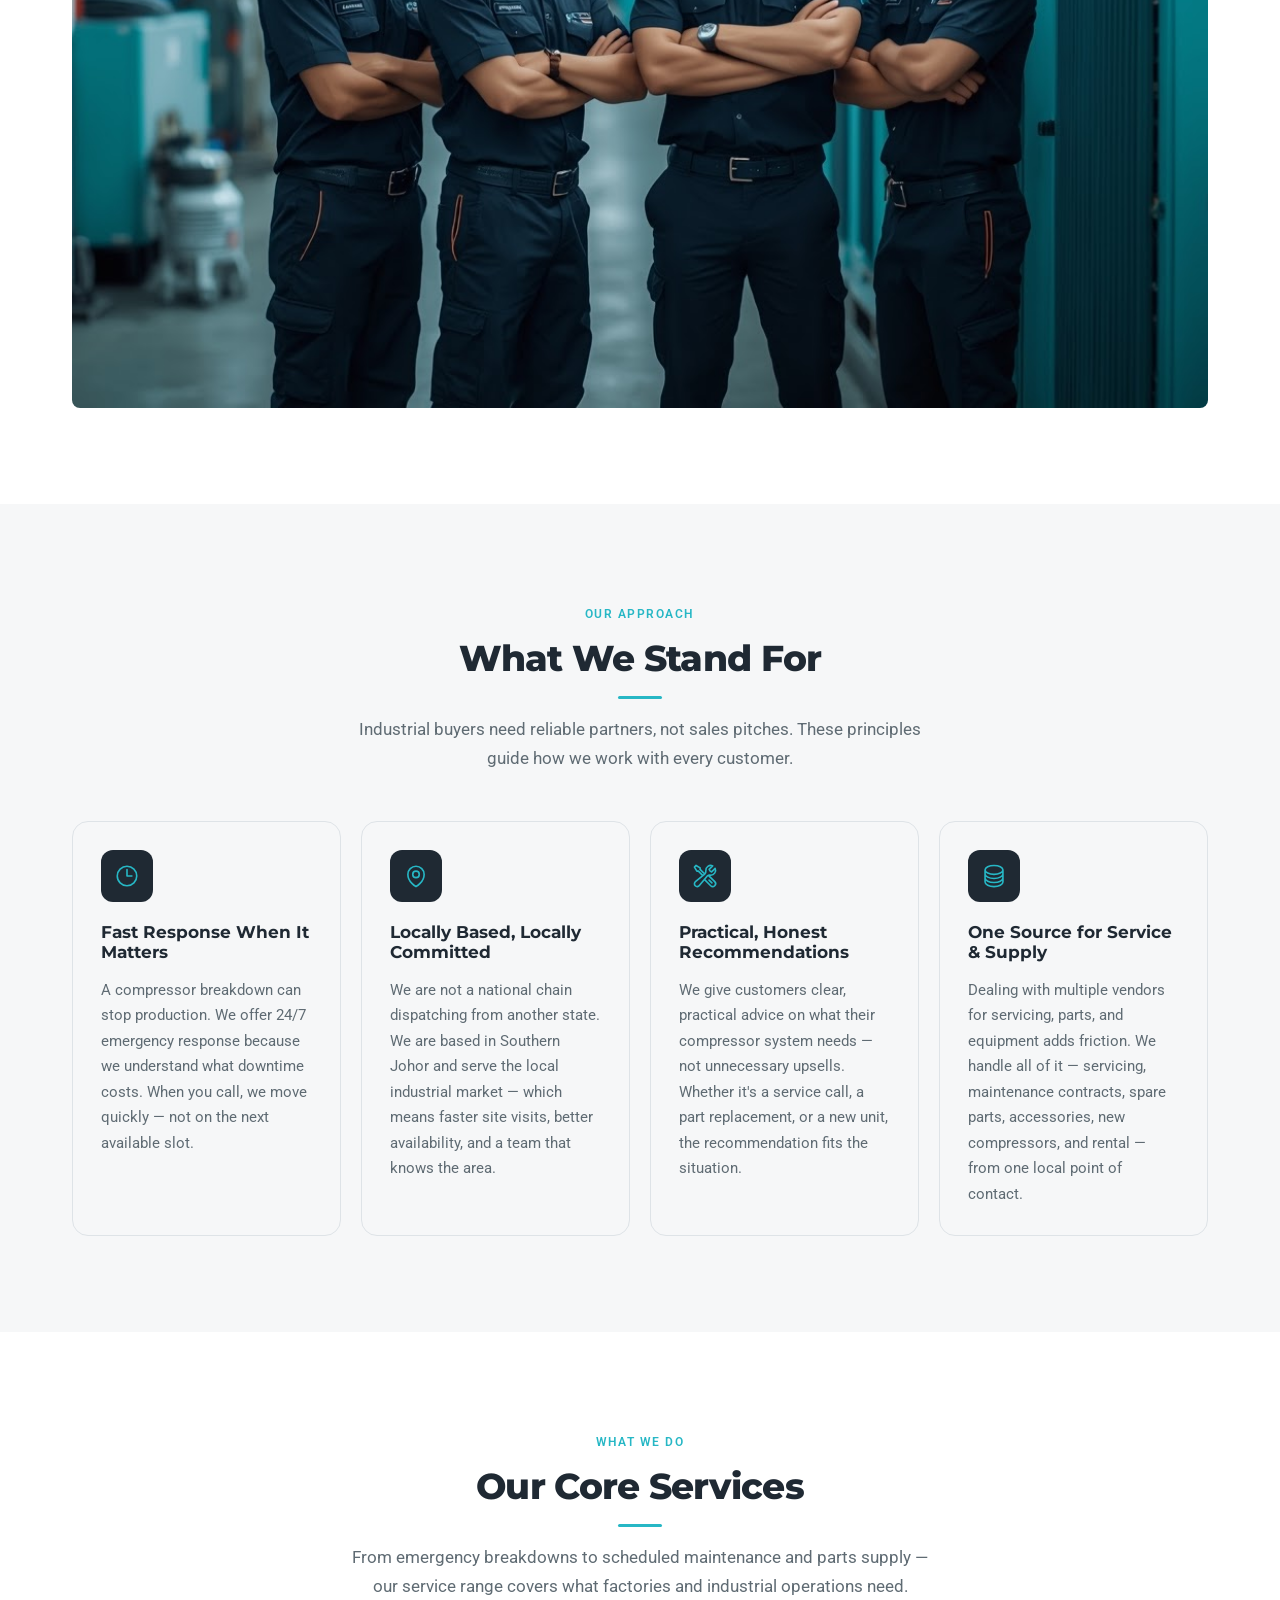
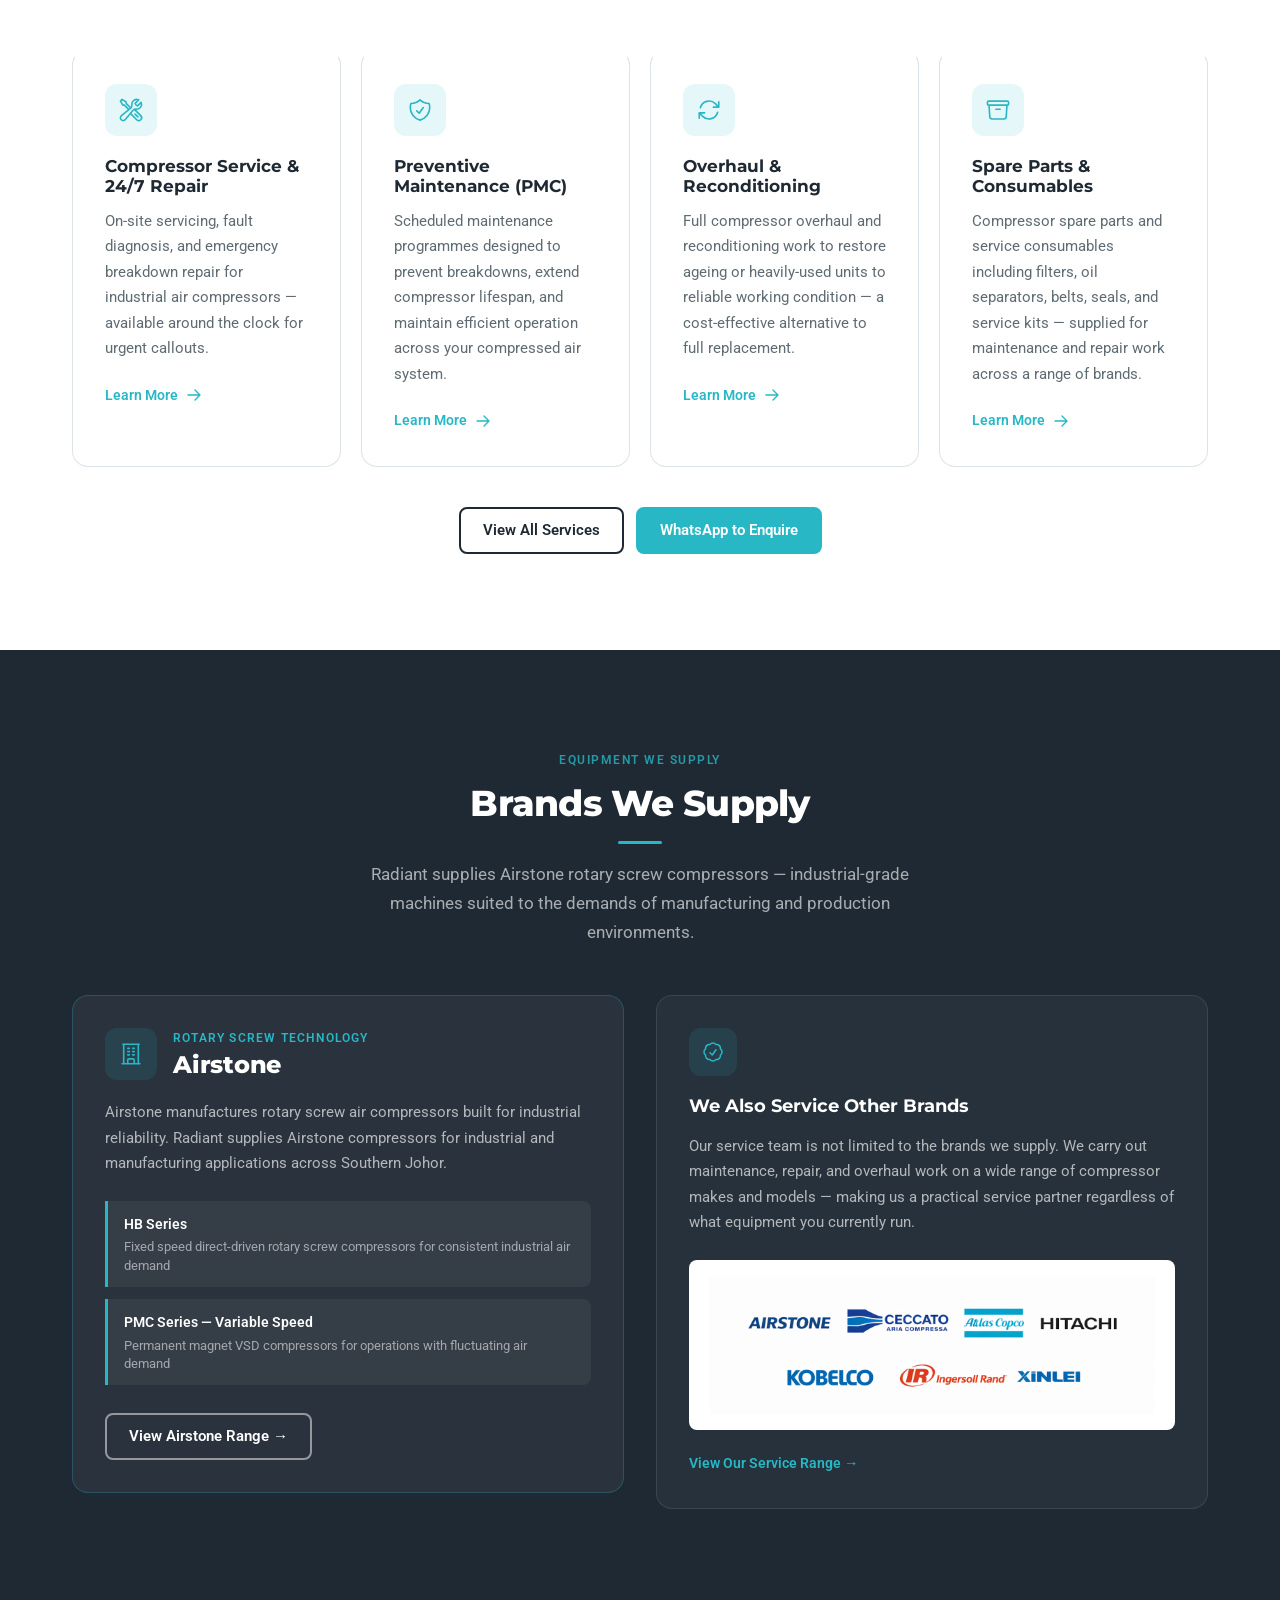
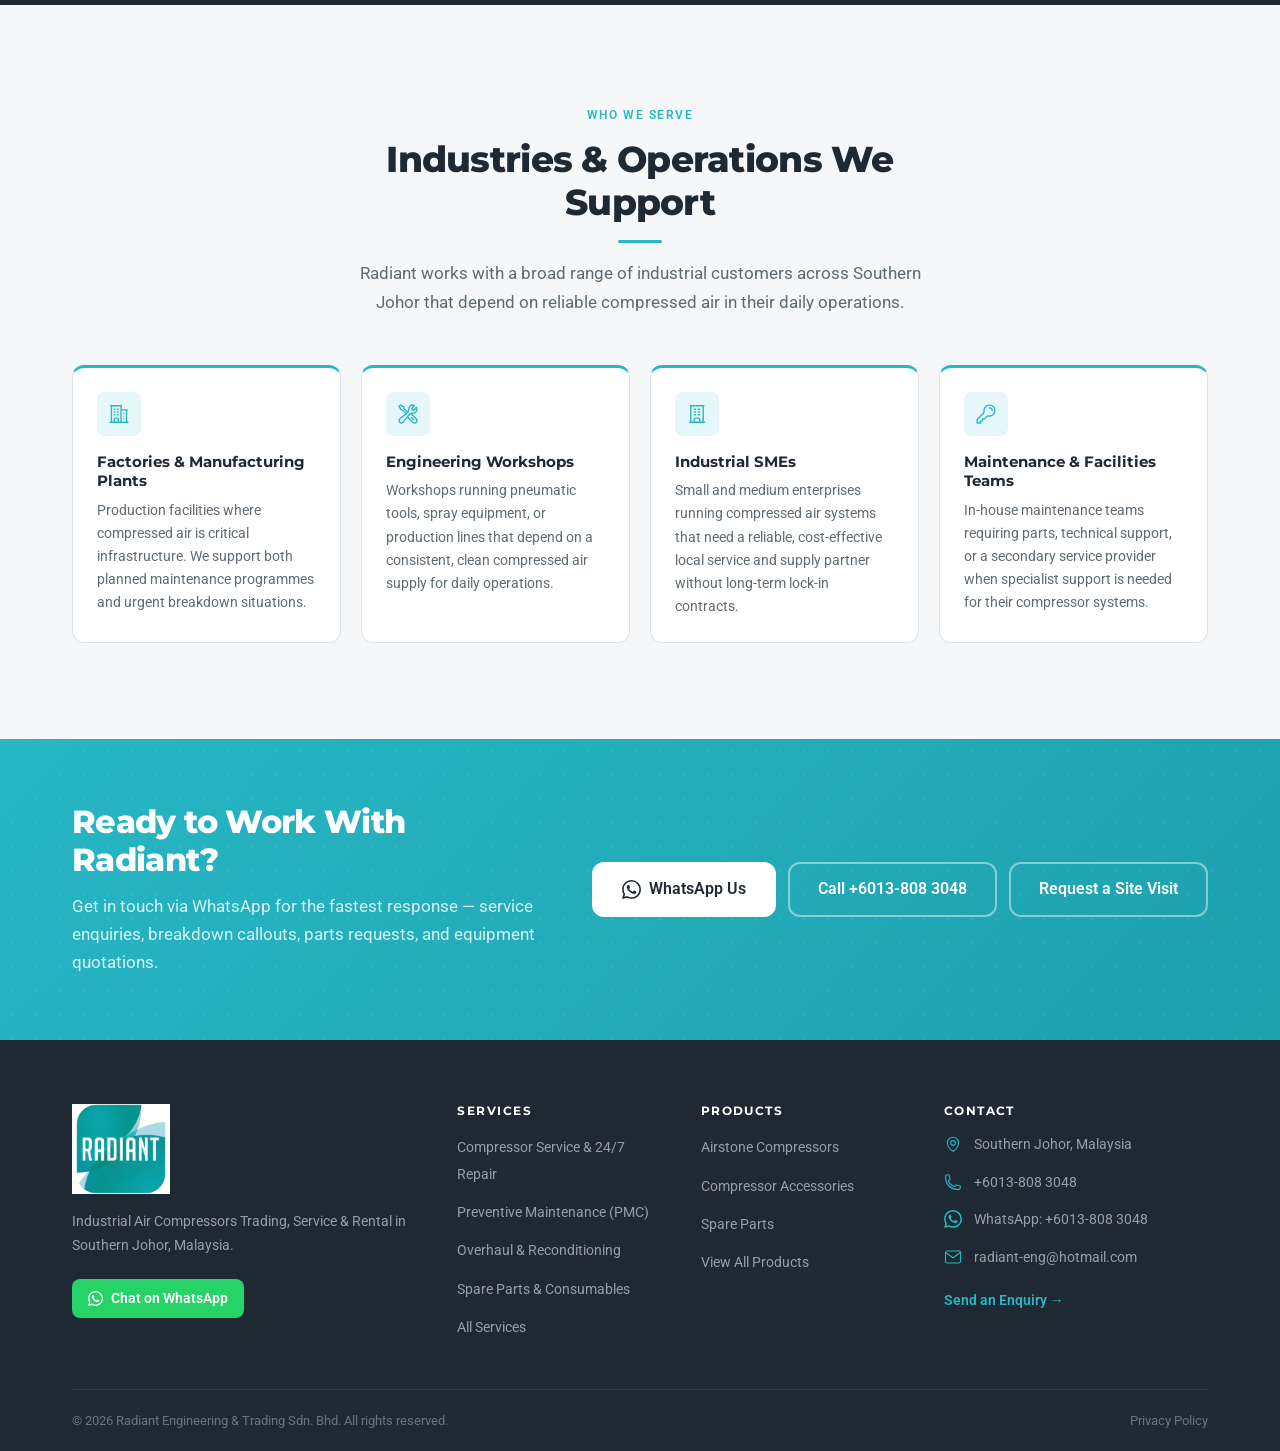
<file: about.html>
﻿<!DOCTYPE html>
<html lang="en">
<head>
    <meta charset="UTF-8">
    <link rel="icon" type="image/png" sizes="32x32" href="/assets/brand/favicon/favicon-32x32.png">
    <link rel="icon" type="image/png" sizes="16x16" href="/assets/brand/favicon/favicon-16x16.png">
    <link rel="apple-touch-icon" sizes="180x180" href="/assets/brand/favicon/apple-touch-icon.png">
    <meta name="viewport" content="width=device-width, initial-scale=1.0">
    <title>About Radiant Engineering — Industrial Compressor Specialist in Johor</title>
    <meta name="description" content="Radiant Engineering & Trading Sdn. Bhd. — your local industrial air compressor specialist in Southern Johor. Learn about who we are, what we do, and the industries we support.">
    <meta name="robots" content="index, follow">
    <link rel="canonical" href="https://www.radiantcompressor.com.my/about.html">

    <!-- Open Graph -->
    <meta property="og:title" content="About Radiant Engineering — Industrial Compressor Specialist in Johor">
    <meta property="og:description" content="Radiant Engineering supports factories and industrial operations in Southern Johor with air compressor service, maintenance, parts, and equipment supply.">
    <meta property="og:type" content="website">
    <meta property="og:url" content="https://www.radiantcompressor.com.my/about.html">

    <!-- Fonts: Montserrat (headings) + Roboto (body) — verified from live site -->
    <link rel="preconnect" href="https://fonts.googleapis.com">
    <link rel="preconnect" href="https://fonts.gstatic.com" crossorigin>
    <link href="https://fonts.googleapis.com/css2?family=Montserrat:wght@600;700;800&family=Roboto:wght@400;500;600&display=swap" rel="stylesheet">

    <!-- Stylesheet -->
    <link rel="stylesheet" href="/css/styles.css">
    <script type="application/ld+json">
    {
        "@context": "https://schema.org",
        "@type": "AboutPage",
        "name": "About Radiant Engineering & Trading Sdn. Bhd.",
        "url": "https://www.radiantcompressor.com.my/about.html",
        "description": "Radiant Engineering & Trading is a Southern Johor industrial air compressor specialist offering 24/7 service, preventive maintenance, overhaul, spare parts, and Airstone compressor supply.",
        "mainEntity": {
            "@type": "LocalBusiness",
            "name": "Radiant Engineering & Trading Sdn. Bhd.",
            "url": "https://www.radiantcompressor.com.my",
            "telephone": "+60138083048",
            "address": {
                "@type": "PostalAddress",
                "addressLocality": "Johor Bahru",
                "addressRegion": "Johor",
                "addressCountry": "MY"
            }
        }
    }
    </script>
</head>
<body>

<!-- Skip to content -->
<a href="#main-content" class="skip-link">Skip to main content</a>

<!-- =============================================================
     HEADER
     ============================================================= -->
<header class="site-header" id="site-header">
    <div class="container">
        <div class="header-inner">

            <!-- Logo -->
            <a href="index.html" class="logo" aria-label="Radiant Engineering — Home">
                <img
                    src="/assets/brand/logo/logo-primary.png"
                    alt="Radiant Engineering"
                    class="logo-img"
                    width="160" height="48"
                >
                <span class="logo-fallback" id="logo-fallback">
                    <span class="logo-primary">RADIANT</span><span class="logo-sep"></span><span class="logo-secondary">ENGINEERING</span>
                </span>
            </a>

            <!-- Desktop Navigation -->
            <nav class="main-nav" id="main-nav" aria-label="Main navigation">
                <ul class="nav-list">
                    <li><a href="index.html" class="nav-link">Home</a></li>
                    <li><a href="about.html" class="nav-link is-active" aria-current="page">About</a></li>
                    <li class="nav-item has-dropdown">
                        <a href="services.html" class="nav-link">
                            Services
                            <svg class="nav-chevron" viewBox="0 0 16 16" fill="none" stroke="currentColor" stroke-width="2" aria-hidden="true"><path d="M4 6l4 4 4-4"/></svg>
                        </a>
                        <ul class="dropdown" role="menu">
                            <li role="menuitem"><a href="services/compressor-service.html">Compressor Service &amp; 24/7 Repair</a></li>
                            <li role="menuitem"><a href="services/preventive-maintenance.html">Preventive Maintenance (PMC)</a></li>
                            <li role="menuitem"><a href="services/overhaul-reconditioning.html">Overhaul &amp; Reconditioning</a></li>
                            <li role="menuitem"><a href="services/spare-parts.html">Spare Parts &amp; Consumables</a></li>
                        </ul>
                    </li>
                    <li class="nav-item has-dropdown">
                        <a href="products.html" class="nav-link">
                            Products
                            <svg class="nav-chevron" viewBox="0 0 16 16" fill="none" stroke="currentColor" stroke-width="2" aria-hidden="true"><path d="M4 6l4 4 4-4"/></svg>
                        </a>
                        <ul class="dropdown" role="menu">
                            <li role="menuitem"><a href="products/airstone.html">Airstone Compressors</a></li>
                            <li role="menuitem"><a href="products/compressor-accessories.html">Compressor Accessories</a></li>
                            <li role="menuitem"><a href="products/spare-parts.html">Spare Parts</a></li>
                        </ul>
                    </li>
                    <li><a href="projects.html" class="nav-link">Projects</a></li>
                    <li><a href="contact.html" class="nav-link">Contact</a></li>
                </ul>
            </nav>

            <!-- Header CTA -->
            <a href="https://wa.me/60138083048?text=Hi%20Radiant%2C%20I%20would%20like%20to%20enquire%20about%20your%20services." class="btn btn-whatsapp" target="_blank" rel="noopener noreferrer">
                <svg width="16" height="16" viewBox="0 0 24 24" fill="currentColor" aria-hidden="true"><path d="M17.472 14.382c-.297-.149-1.758-.867-2.03-.967-.273-.099-.471-.148-.67.15-.197.297-.767.966-.94 1.164-.173.199-.347.223-.644.075-.297-.15-1.255-.463-2.39-1.475-.883-.788-1.48-1.761-1.653-2.059-.173-.297-.018-.458.13-.606.134-.133.298-.347.446-.52.149-.174.198-.298.298-.497.099-.198.05-.371-.025-.52-.075-.149-.669-1.612-.916-2.207-.242-.579-.487-.5-.669-.51-.173-.008-.371-.01-.57-.01-.198 0-.52.074-.792.372-.272.297-1.04 1.016-1.04 2.479 0 1.462 1.065 2.875 1.213 3.074.149.198 2.096 3.2 5.077 4.487.709.306 1.262.489 1.694.625.712.227 1.36.195 1.871.118.571-.085 1.758-.719 2.006-1.413.248-.694.248-1.289.173-1.413-.074-.124-.272-.198-.57-.347m-5.421 7.403h-.004a9.87 9.87 0 01-5.031-1.378l-.361-.214-3.741.982.998-3.648-.235-.374a9.86 9.86 0 01-1.51-5.26c.001-5.45 4.436-9.884 9.888-9.884 2.64 0 5.122 1.03 6.988 2.898a9.825 9.825 0 012.893 6.994c-.003 5.45-4.437 9.884-9.885 9.884m8.413-18.297A11.815 11.815 0 0012.05 0C5.495 0 .16 5.335.157 11.892c0 2.096.547 4.142 1.588 5.945L.057 24l6.305-1.654a11.882 11.882 0 005.683 1.448h.005c6.554 0 11.89-5.335 11.893-11.893a11.821 11.821 0 00-3.48-8.413z"/></svg>
                WhatsApp Us
            </a>

            <!-- Mobile toggle -->
            <button class="nav-toggle" id="nav-toggle" aria-label="Open navigation menu" aria-expanded="false" aria-controls="main-nav">
                <span class="hamburger-bar"></span>
                <span class="hamburger-bar"></span>
                <span class="hamburger-bar"></span>
            </button>

        </div>
    </div>
</header>


<!-- =============================================================
     MAIN
     ============================================================= -->
<main id="main-content">


    <!-- =========================================================
         PAGE HERO
         ========================================================= -->
    <section class="page-hero" aria-labelledby="page-hero-heading">
        <div class="container">
            <nav class="breadcrumb" aria-label="Breadcrumb">
                <ol class="breadcrumb-list">
                    <li class="breadcrumb-item"><a href="index.html">Home</a></li>
                    <li class="breadcrumb-item breadcrumb-item--current" aria-current="page">About</li>
                </ol>
            </nav>
            <div class="page-hero-content">
                <p class="section-eyebrow">Who We Are</p>
                <h1 id="page-hero-heading" class="page-hero-title">About Radiant Engineering</h1>
                <p class="page-hero-desc">Southern Johor's dedicated industrial air compressor specialist — supplying, servicing, and supporting factories and industrial operations with compressed air solutions they can rely on.</p>
            </div>
        </div>
    </section>


    <!-- =========================================================
         COMPANY INTRODUCTION
         ========================================================= -->
    <section class="section about-intro" aria-labelledby="about-intro-heading">
        <div class="container">
            <div class="about-intro-grid">

                <!-- Text Column -->
                <div class="about-intro-text">
                    <p class="section-eyebrow">Radiant Engineering &amp; Trading Sdn. Bhd.</p>
                    <h2 id="about-intro-heading" class="about-intro-heading">Your Local Compressed Air Partner in Southern Johor</h2>
                    <p>Radiant Engineering &amp; Trading Sdn. Bhd. is an industrial air compressor company based in Southern Johor, Malaysia, established in 2008. We support factories, workshops, and industrial businesses with a full range of compressed air services and equipment — from routine preventive maintenance and emergency breakdown repairs to compressor supply, overhaul, spare parts, and rental support.</p>
                    <p>We work with what our customers already have on site. Our service team handles a broad range of compressor brands and models, making us a practical partner for operations running mixed or ageing equipment. For new installations, we supply Airstone rotary screw compressors — built for reliability in industrial environments.</p>
                    <p>Our focus is on keeping your compressed air system running. We respond quickly to breakdowns, offer structured preventive maintenance programmes, and maintain stock of common parts and consumables so that downtime stays short.</p>
                    <div class="about-intro-actions">
                        <a href="services.html" class="btn btn-primary">Our Services</a>
                        <a href="contact.html" class="btn btn-secondary">Get in Touch</a>
                    </div>
                </div>

                <!-- Stats Panel -->
                <aside class="about-stat-panel" aria-label="Key facts">
                    <div class="about-stat-panel-inner">
                        <h3 class="about-stat-panel-title">At a Glance</h3>

                        <div class="about-stat-item">
                            <div class="about-stat-icon" aria-hidden="true">
                                <svg viewBox="0 0 24 24" fill="none" stroke="currentColor" stroke-width="1.5"><path stroke-linecap="round" stroke-linejoin="round" d="M15 10.5a3 3 0 11-6 0 3 3 0 016 0z"/><path stroke-linecap="round" stroke-linejoin="round" d="M19.5 10.5c0 7.142-7.5 11.25-7.5 11.25S4.5 17.642 4.5 10.5a7.5 7.5 0 1115 0z"/></svg>
                            </div>
                            <div class="about-stat-text">
                                <strong>Based in Southern Johor</strong>
                                <span>Serving local industrial customers across the Johor region</span>
                            </div>
                        </div>

                        <div class="about-stat-item">
                            <div class="about-stat-icon" aria-hidden="true">
                                <svg viewBox="0 0 24 24" fill="none" stroke="currentColor" stroke-width="1.5"><path stroke-linecap="round" stroke-linejoin="round" d="M12 6v6h4.5m4.5 0a9 9 0 11-18 0 9 9 0 0118 0z"/></svg>
                            </div>
                            <div class="about-stat-text">
                                <strong>24/7 Breakdown Response</strong>
                                <span>Emergency repair and callout support available around the clock</span>
                            </div>
                        </div>

                        <div class="about-stat-item">
                            <div class="about-stat-icon" aria-hidden="true">
                                <svg viewBox="0 0 24 24" fill="none" stroke="currentColor" stroke-width="1.5"><path stroke-linecap="round" stroke-linejoin="round" d="M9 12.75L11.25 15 15 9.75M21 12c0 1.268-.63 2.39-1.593 3.068a3.745 3.745 0 01-1.043 3.296 3.745 3.745 0 01-3.296 1.043A3.745 3.745 0 0112 21c-1.268 0-2.39-.63-3.068-1.593a3.745 3.745 0 01-3.296-1.043 3.745 3.745 0 01-1.043-3.296A3.745 3.745 0 013 12c0-1.268.63-2.39 1.593-3.068a3.745 3.745 0 011.043-3.296 3.745 3.745 0 013.296-1.043A3.745 3.745 0 0112 3c1.268 0 2.39.63 3.068 1.593a3.745 3.745 0 013.296 1.043 3.745 3.745 0 011.043 3.296A3.745 3.745 0 0121 12z"/></svg>
                            </div>
                            <div class="about-stat-text">
                                <strong>Multi-Brand Service Capability</strong>
                                <span>Servicing a wide range of compressor brands and models</span>
                            </div>
                        </div>

                        <div class="about-stat-item">
                            <div class="about-stat-icon" aria-hidden="true">
                                <svg viewBox="0 0 24 24" fill="none" stroke="currentColor" stroke-width="1.5"><path stroke-linecap="round" stroke-linejoin="round" d="M20.25 6.375c0 2.278-3.694 4.125-8.25 4.125S3.75 8.653 3.75 6.375m16.5 0c0-2.278-3.694-4.125-8.25-4.125S3.75 4.097 3.75 6.375m16.5 0v11.25c0 2.278-3.694 4.125-8.25 4.125s-8.25-1.847-8.25-4.125V6.375m16.5 0v3.75m-16.5-3.75v3.75m16.5 0v3.75C20.25 16.153 16.556 18 12 18s-8.25-1.847-8.25-4.125v-3.75m16.5 0c0 2.278-3.694 4.125-8.25 4.125s-8.25-1.847-8.25-4.125"/></svg>
                            </div>
                            <div class="about-stat-text">
                                <strong>Service, Parts &amp; Equipment</strong>
                                <span>One local contact for servicing, parts, and new compressor supply</span>
                            </div>
                        </div>

                        <a href="https://wa.me/60138083048?text=Hi%20Radiant%2C%20I%20would%20like%20to%20enquire%20about%20your%20services." class="about-stat-wa" target="_blank" rel="noopener noreferrer">
                            <svg width="16" height="16" viewBox="0 0 24 24" fill="currentColor" aria-hidden="true"><path d="M17.472 14.382c-.297-.149-1.758-.867-2.03-.967-.273-.099-.471-.148-.67.15-.197.297-.767.966-.94 1.164-.173.199-.347.223-.644.075-.297-.15-1.255-.463-2.39-1.475-.883-.788-1.48-1.761-1.653-2.059-.173-.297-.018-.458.13-.606.134-.133.298-.347.446-.52.149-.174.198-.298.298-.497.099-.198.05-.371-.025-.52-.075-.149-.669-1.612-.916-2.207-.242-.579-.487-.5-.669-.51-.173-.008-.371-.01-.57-.01-.198 0-.52.074-.792.372-.272.297-1.04 1.016-1.04 2.479 0 1.462 1.065 2.875 1.213 3.074.149.198 2.096 3.2 5.077 4.487.709.306 1.262.489 1.694.625.712.227 1.36.195 1.871.118.571-.085 1.758-.719 2.006-1.413.248-.694.248-1.289.173-1.413-.074-.124-.272-.198-.57-.347m-5.421 7.403h-.004a9.87 9.87 0 01-5.031-1.378l-.361-.214-3.741.982.998-3.648-.235-.374a9.86 9.86 0 01-1.51-5.26c.001-5.45 4.436-9.884 9.888-9.884 2.64 0 5.122 1.03 6.988 2.898a9.825 9.825 0 012.893 6.994c-.003 5.45-4.437 9.884-9.885 9.884m8.413-18.297A11.815 11.815 0 0012.05 0C5.495 0 .16 5.335.157 11.892c0 2.096.547 4.142 1.588 5.945L.057 24l6.305-1.654a11.882 11.882 0 005.683 1.448h.005c6.554 0 11.89-5.335 11.893-11.893a11.821 11.821 0 00-3.48-8.413z"/></svg>
                            WhatsApp Us — +6013-808 3048
                        </a>
                    </div>
                </aside>

            </div>
            <figure class="svc-intro-photo" style="margin: 2.5rem 0 0; border-radius: 8px; overflow: hidden; line-height: 0;">
                <img src="/assets/images/existing/team-technicians.jpeg" alt="Radiant Engineering service technicians — experienced compressor team based in Southern Johor" style="width: 100%; height: auto; display: block;" loading="lazy">
            </figure>
        </div>
    </section>


    <!-- =========================================================
         WHAT WE STAND FOR
         ========================================================= -->
    <section class="section values-section" aria-labelledby="values-heading">
        <div class="container">
            <header class="section-header">
                <p class="section-eyebrow">Our Approach</p>
                <h2 id="values-heading" class="section-title">What We Stand For</h2>
                <p class="section-desc">Industrial buyers need reliable partners, not sales pitches. These principles guide how we work with every customer.</p>
            </header>

            <div class="why-grid">

                <div class="why-card">
                    <div class="why-card-icon" aria-hidden="true">
                        <svg viewBox="0 0 24 24" fill="none" stroke="currentColor" stroke-width="1.5"><path stroke-linecap="round" stroke-linejoin="round" d="M12 6v6h4.5m4.5 0a9 9 0 11-18 0 9 9 0 0118 0z"/></svg>
                    </div>
                    <h3 class="why-card-title">Fast Response When It Matters</h3>
                    <p class="why-card-desc">A compressor breakdown can stop production. We offer 24/7 emergency response because we understand what downtime costs. When you call, we move quickly — not on the next available slot.</p>
                </div>

                <div class="why-card">
                    <div class="why-card-icon" aria-hidden="true">
                        <svg viewBox="0 0 24 24" fill="none" stroke="currentColor" stroke-width="1.5"><path stroke-linecap="round" stroke-linejoin="round" d="M15 10.5a3 3 0 11-6 0 3 3 0 016 0z"/><path stroke-linecap="round" stroke-linejoin="round" d="M19.5 10.5c0 7.142-7.5 11.25-7.5 11.25S4.5 17.642 4.5 10.5a7.5 7.5 0 1115 0z"/></svg>
                    </div>
                    <h3 class="why-card-title">Locally Based, Locally Committed</h3>
                    <p class="why-card-desc">We are not a national chain dispatching from another state. We are based in Southern Johor and serve the local industrial market — which means faster site visits, better availability, and a team that knows the area.</p>
                </div>

                <div class="why-card">
                    <div class="why-card-icon" aria-hidden="true">
                        <svg viewBox="0 0 24 24" fill="none" stroke="currentColor" stroke-width="1.5"><path stroke-linecap="round" stroke-linejoin="round" d="M11.42 15.17L17.25 21A2.652 2.652 0 0021 17.25l-5.877-5.877M11.42 15.17l2.496-3.03c.317-.384.74-.626 1.208-.766M11.42 15.17l-4.655 5.653a2.548 2.548 0 11-3.586-3.586l6.837-5.63m5.108-.233c.55-.164 1.163-.188 1.743-.14a4.5 4.5 0 004.486-6.336l-3.276 3.277a3.004 3.004 0 01-2.25-2.25l3.276-3.276a4.5 4.5 0 00-6.336 4.486c.091 1.076-.071 2.264-.904 2.95l-.102.085m-1.745 1.437L5.909 7.5H4.5L2.25 3.75l1.5-1.5L7.5 4.5v1.409l4.26 4.26m-1.745 1.437l1.745-1.437m6.615 8.206L15.75 15.75"/></svg>
                    </div>
                    <h3 class="why-card-title">Practical, Honest Recommendations</h3>
                    <p class="why-card-desc">We give customers clear, practical advice on what their compressor system needs — not unnecessary upsells. Whether it's a service call, a part replacement, or a new unit, the recommendation fits the situation.</p>
                </div>

                <div class="why-card">
                    <div class="why-card-icon" aria-hidden="true">
                        <svg viewBox="0 0 24 24" fill="none" stroke="currentColor" stroke-width="1.5"><path stroke-linecap="round" stroke-linejoin="round" d="M20.25 6.375c0 2.278-3.694 4.125-8.25 4.125S3.75 8.653 3.75 6.375m16.5 0c0-2.278-3.694-4.125-8.25-4.125S3.75 4.097 3.75 6.375m16.5 0v11.25c0 2.278-3.694 4.125-8.25 4.125s-8.25-1.847-8.25-4.125V6.375m16.5 0v3.75m-16.5-3.75v3.75m16.5 0v3.75C20.25 16.153 16.556 18 12 18s-8.25-1.847-8.25-4.125v-3.75m16.5 0c0 2.278-3.694 4.125-8.25 4.125s-8.25-1.847-8.25-4.125"/></svg>
                    </div>
                    <h3 class="why-card-title">One Source for Service &amp; Supply</h3>
                    <p class="why-card-desc">Dealing with multiple vendors for servicing, parts, and equipment adds friction. We handle all of it — servicing, maintenance contracts, spare parts, accessories, new compressors, and rental — from one local point of contact.</p>
                </div>

            </div>
        </div>
    </section>


    <!-- =========================================================
         OUR SERVICES
         ========================================================= -->
    <section class="section services-overview" aria-labelledby="services-overview-heading">
        <div class="container">
            <header class="section-header">
                <p class="section-eyebrow">What We Do</p>
                <h2 id="services-overview-heading" class="section-title">Our Core Services</h2>
                <p class="section-desc">From emergency breakdowns to scheduled maintenance and parts supply — our service range covers what factories and industrial operations need.</p>
            </header>

            <div class="services-grid">

                <article class="service-card">
                    <div class="service-card-icon" aria-hidden="true">
                        <svg viewBox="0 0 24 24" fill="none" stroke="currentColor" stroke-width="1.5"><path stroke-linecap="round" stroke-linejoin="round" d="M11.42 15.17L17.25 21A2.652 2.652 0 0021 17.25l-5.877-5.877M11.42 15.17l2.496-3.03c.317-.384.74-.626 1.208-.766M11.42 15.17l-4.655 5.653a2.548 2.548 0 11-3.586-3.586l6.837-5.63m5.108-.233c.55-.164 1.163-.188 1.743-.14a4.5 4.5 0 004.486-6.336l-3.276 3.277a3.004 3.004 0 01-2.25-2.25l3.276-3.276a4.5 4.5 0 00-6.336 4.486c.091 1.076-.071 2.264-.904 2.95l-.102.085m-1.745 1.437L5.909 7.5H4.5L2.25 3.75l1.5-1.5L7.5 4.5v1.409l4.26 4.26m-1.745 1.437l1.745-1.437m6.615 8.206L15.75 15.75"/></svg>
                    </div>
                    <div class="service-card-body">
                        <h3 class="service-card-title">Compressor Service &amp; 24/7 Repair</h3>
                        <p class="service-card-desc">On-site servicing, fault diagnosis, and emergency breakdown repair for industrial air compressors — available around the clock for urgent callouts.</p>
                        <a href="services/compressor-service.html" class="service-card-link">Learn More <svg viewBox="0 0 24 24" fill="none" stroke="currentColor" stroke-width="2" width="16" height="16" aria-hidden="true"><path stroke-linecap="round" stroke-linejoin="round" d="M13.5 4.5L21 12m0 0l-7.5 7.5M21 12H3"/></svg></a>
                    </div>
                </article>

                <article class="service-card">
                    <div class="service-card-icon" aria-hidden="true">
                        <svg viewBox="0 0 24 24" fill="none" stroke="currentColor" stroke-width="1.5"><path stroke-linecap="round" stroke-linejoin="round" d="M9 12.75L11.25 15 15 9.75m-3-7.036A11.959 11.959 0 013.598 6 11.99 11.99 0 003 9.749c0 5.592 3.824 10.29 9 11.623 5.176-1.332 9-6.03 9-11.622 0-1.31-.21-2.571-.598-3.751h-.152c-3.196 0-6.1-1.248-8.25-3.285z"/></svg>
                    </div>
                    <div class="service-card-body">
                        <h3 class="service-card-title">Preventive Maintenance (PMC)</h3>
                        <p class="service-card-desc">Scheduled maintenance programmes designed to prevent breakdowns, extend compressor lifespan, and maintain efficient operation across your compressed air system.</p>
                        <a href="services/preventive-maintenance.html" class="service-card-link">Learn More <svg viewBox="0 0 24 24" fill="none" stroke="currentColor" stroke-width="2" width="16" height="16" aria-hidden="true"><path stroke-linecap="round" stroke-linejoin="round" d="M13.5 4.5L21 12m0 0l-7.5 7.5M21 12H3"/></svg></a>
                    </div>
                </article>

                <article class="service-card">
                    <div class="service-card-icon" aria-hidden="true">
                        <svg viewBox="0 0 24 24" fill="none" stroke="currentColor" stroke-width="1.5"><path stroke-linecap="round" stroke-linejoin="round" d="M16.023 9.348h4.992v-.001M2.985 19.644v-4.992m0 0h4.992m-4.993 0l3.181 3.183a8.25 8.25 0 0013.803-3.7M4.031 9.865a8.25 8.25 0 0113.803-3.7l3.181 3.182m0-4.991v4.99"/></svg>
                    </div>
                    <div class="service-card-body">
                        <h3 class="service-card-title">Overhaul &amp; Reconditioning</h3>
                        <p class="service-card-desc">Full compressor overhaul and reconditioning work to restore ageing or heavily-used units to reliable working condition — a cost-effective alternative to full replacement.</p>
                        <a href="services/overhaul-reconditioning.html" class="service-card-link">Learn More <svg viewBox="0 0 24 24" fill="none" stroke="currentColor" stroke-width="2" width="16" height="16" aria-hidden="true"><path stroke-linecap="round" stroke-linejoin="round" d="M13.5 4.5L21 12m0 0l-7.5 7.5M21 12H3"/></svg></a>
                    </div>
                </article>

                <article class="service-card">
                    <div class="service-card-icon" aria-hidden="true">
                        <svg viewBox="0 0 24 24" fill="none" stroke="currentColor" stroke-width="1.5"><path stroke-linecap="round" stroke-linejoin="round" d="M20.25 7.5l-.625 10.632a2.25 2.25 0 01-2.247 2.118H6.622a2.25 2.25 0 01-2.247-2.118L3.75 7.5M10 11.25h4M3.375 7.5h17.25c.621 0 1.125-.504 1.125-1.125v-1.5c0-.621-.504-1.125-1.125-1.125H3.375c-.621 0-1.125.504-1.125 1.125v1.5c0 .621.504 1.125 1.125 1.125z"/></svg>
                    </div>
                    <div class="service-card-body">
                        <h3 class="service-card-title">Spare Parts &amp; Consumables</h3>
                        <p class="service-card-desc">Compressor spare parts and service consumables including filters, oil separators, belts, seals, and service kits — supplied for maintenance and repair work across a range of brands.</p>
                        <a href="services/spare-parts.html" class="service-card-link">Learn More <svg viewBox="0 0 24 24" fill="none" stroke="currentColor" stroke-width="2" width="16" height="16" aria-hidden="true"><path stroke-linecap="round" stroke-linejoin="round" d="M13.5 4.5L21 12m0 0l-7.5 7.5M21 12H3"/></svg></a>
                    </div>
                </article>

            </div>

            <div class="section-action">
                <a href="services.html" class="btn btn-secondary">View All Services</a>
                <a href="https://wa.me/60138083048?text=Hi%20Radiant%2C%20I%20would%20like%20to%20enquire%20about%20your%20services." class="btn btn-primary" target="_blank" rel="noopener noreferrer">WhatsApp to Enquire</a>
            </div>
        </div>
    </section>


    <!-- =========================================================
         BRANDS WE SUPPLY
         ========================================================= -->
    <section class="section brands-section" aria-labelledby="brands-heading">
        <div class="container">
            <header class="section-header section-header--light">
                <p class="section-eyebrow section-eyebrow--light">Equipment We Supply</p>
                <h2 id="brands-heading" class="section-title">Brands We Supply</h2>
                <p class="section-desc" style="color:rgba(255,255,255,0.62)">Radiant supplies Airstone rotary screw compressors — industrial-grade machines suited to the demands of manufacturing and production environments.</p>
            </header>

            <div class="brands-grid">

                <div class="brand-feature-card">
                    <div class="brand-feature-header">
                        <div class="brand-feature-badge">
                            <svg viewBox="0 0 24 24" fill="none" stroke="currentColor" stroke-width="1.5" aria-hidden="true"><path stroke-linecap="round" stroke-linejoin="round" d="M3.75 21h16.5M4.5 3h15M5.25 3v18m13.5-18v18M9 6.75h1.5m-1.5 3h1.5m-1.5 3h1.5m3-6H15m-1.5 3H15m-1.5 3H15M9 21v-3.375c0-.621.504-1.125 1.125-1.125h3.75c.621 0 1.125.504 1.125 1.125V21"/></svg>
                        </div>
                        <div class="brand-feature-label">
                            <span class="brand-feature-origin">Rotary Screw Technology</span>
                            <h3 class="brand-feature-name">Airstone</h3>
                        </div>
                    </div>
                    <p class="brand-feature-desc">Airstone manufactures rotary screw air compressors built for industrial reliability. Radiant supplies Airstone compressors for industrial and manufacturing applications across Southern Johor.</p>
                    <div class="brand-series-list">
                        <div class="brand-series-item">
                            <span class="brand-series-label">HB Series</span>
                            <span class="brand-series-note">Fixed speed direct-driven rotary screw compressors for consistent industrial air demand</span>
                        </div>
                        <div class="brand-series-item">
                            <span class="brand-series-label">PMC Series — Variable Speed</span>
                            <span class="brand-series-note">Permanent magnet VSD compressors for operations with fluctuating air demand</span>
                        </div>
                    </div>
                    <a href="products/airstone.html" class="btn btn-outline-light">View Airstone Range →</a>
                </div>

                <div class="brand-service-note">
                    <div class="brand-service-note-icon" aria-hidden="true">
                        <svg viewBox="0 0 24 24" fill="none" stroke="currentColor" stroke-width="1.5"><path stroke-linecap="round" stroke-linejoin="round" d="M9 12.75L11.25 15 15 9.75M21 12c0 1.268-.63 2.39-1.593 3.068a3.745 3.745 0 01-1.043 3.296 3.745 3.745 0 01-3.296 1.043A3.745 3.745 0 0112 21c-1.268 0-2.39-.63-3.068-1.593a3.745 3.745 0 01-3.296-1.043 3.745 3.745 0 01-1.043-3.296A3.745 3.745 0 013 12c0-1.268.63-2.39 1.593-3.068a3.745 3.745 0 011.043-3.296 3.745 3.745 0 013.296-1.043A3.745 3.745 0 0112 3c1.268 0 2.39.63 3.068 1.593a3.745 3.745 0 013.296 1.043 3.745 3.745 0 011.043 3.296A3.745 3.745 0 0121 12z"/></svg>
                    </div>
                    <h3 class="brand-service-note-title">We Also Service Other Brands</h3>
                    <p class="brand-service-note-desc">Our service team is not limited to the brands we supply. We carry out maintenance, repair, and overhaul work on a wide range of compressor makes and models — making us a practical service partner regardless of what equipment you currently run.</p>
                    <div class="brand-logos-panel">
                        <img src="/assets/images/existing/brands-serviced.png" alt="Brands serviced by Radiant Engineering: Airstone, Atlas Copco, Hitachi, Kobelco, Ingersoll Rand, Xinlei" loading="lazy">
                    </div>
                    <a href="services.html" class="brand-service-note-link">View Our Service Range →</a>
                </div>

            </div>
        </div>
    </section>


    <!-- =========================================================
         INDUSTRIES SERVED
         ========================================================= -->
    <section class="section industries-section" aria-labelledby="industries-heading">
        <div class="container">
            <header class="section-header">
                <p class="section-eyebrow">Who We Serve</p>
                <h2 id="industries-heading" class="section-title">Industries &amp; Operations We Support</h2>
                <p class="section-desc">Radiant works with a broad range of industrial customers across Southern Johor that depend on reliable compressed air in their daily operations.</p>
            </header>

            <div class="industries-grid">

                <div class="industry-card">
                    <div class="industry-card-icon" aria-hidden="true">
                        <svg viewBox="0 0 24 24" fill="none" stroke="currentColor" stroke-width="1.5"><path stroke-linecap="round" stroke-linejoin="round" d="M2.25 21h19.5m-18-18v18m10.5-18v18m6-13.5V21M6.75 6.75h.75m-.75 3h.75m-.75 3h.75m3-6h.75m-.75 3h.75m-.75 3h.75M6.75 21v-3.375c0-.621.504-1.125 1.125-1.125h2.25c.621 0 1.125.504 1.125 1.125V21M3 3h12m-.75 4.5H21m-3.75 3.75h.008v.008h-.008v-.008zm0 3h.008v.008h-.008v-.008zm0 3h.008v.008h-.008v-.008z"/></svg>
                    </div>
                    <h3 class="industry-card-title">Factories &amp; Manufacturing Plants</h3>
                    <p class="industry-card-desc">Production facilities where compressed air is critical infrastructure. We support both planned maintenance programmes and urgent breakdown situations.</p>
                </div>

                <div class="industry-card">
                    <div class="industry-card-icon" aria-hidden="true">
                        <svg viewBox="0 0 24 24" fill="none" stroke="currentColor" stroke-width="1.5"><path stroke-linecap="round" stroke-linejoin="round" d="M11.42 15.17L17.25 21A2.652 2.652 0 0021 17.25l-5.877-5.877M11.42 15.17l2.496-3.03c.317-.384.74-.626 1.208-.766M11.42 15.17l-4.655 5.653a2.548 2.548 0 11-3.586-3.586l6.837-5.63m5.108-.233c.55-.164 1.163-.188 1.743-.14a4.5 4.5 0 004.486-6.336l-3.276 3.277a3.004 3.004 0 01-2.25-2.25l3.276-3.276a4.5 4.5 0 00-6.336 4.486c.091 1.076-.071 2.264-.904 2.95l-.102.085m-1.745 1.437L5.909 7.5H4.5L2.25 3.75l1.5-1.5L7.5 4.5v1.409l4.26 4.26m-1.745 1.437l1.745-1.437m6.615 8.206L15.75 15.75"/></svg>
                    </div>
                    <h3 class="industry-card-title">Engineering Workshops</h3>
                    <p class="industry-card-desc">Workshops running pneumatic tools, spray equipment, or production lines that depend on a consistent, clean compressed air supply for daily operations.</p>
                </div>

                <div class="industry-card">
                    <div class="industry-card-icon" aria-hidden="true">
                        <svg viewBox="0 0 24 24" fill="none" stroke="currentColor" stroke-width="1.5"><path stroke-linecap="round" stroke-linejoin="round" d="M3.75 21h16.5M4.5 3h15M5.25 3v18m13.5-18v18M9 6.75h1.5m-1.5 3h1.5m-1.5 3h1.5m3-6H15m-1.5 3H15m-1.5 3H15M9 21v-3.375c0-.621.504-1.125 1.125-1.125h3.75c.621 0 1.125.504 1.125 1.125V21"/></svg>
                    </div>
                    <h3 class="industry-card-title">Industrial SMEs</h3>
                    <p class="industry-card-desc">Small and medium enterprises running compressed air systems that need a reliable, cost-effective local service and supply partner without long-term lock-in contracts.</p>
                </div>

                <div class="industry-card">
                    <div class="industry-card-icon" aria-hidden="true">
                        <svg viewBox="0 0 24 24" fill="none" stroke="currentColor" stroke-width="1.5"><path stroke-linecap="round" stroke-linejoin="round" d="M15.75 5.25a3 3 0 013 3m3 0a6 6 0 01-7.029 5.912c-.563-.097-1.159.026-1.563.43L10.5 17.25H8.25v2.25H6v2.25H2.25v-2.818c0-.597.237-1.17.659-1.591l6.499-6.499c.404-.404.527-1 .43-1.563A6 6 0 1121.75 8.25z"/></svg>
                    </div>
                    <h3 class="industry-card-title">Maintenance &amp; Facilities Teams</h3>
                    <p class="industry-card-desc">In-house maintenance teams requiring parts, technical support, or a secondary service provider when specialist support is needed for their compressor systems.</p>
                </div>

            </div>
        </div>
    </section>


    <!-- =========================================================
         CTA STRIP
         ========================================================= -->
    <section class="cta-strip" aria-labelledby="cta-heading">
        <div class="container">
            <div class="cta-inner">
                <div class="cta-text">
                    <h2 id="cta-heading" class="cta-heading">Ready to Work With Radiant?</h2>
                    <p class="cta-desc">Get in touch via WhatsApp for the fastest response — service enquiries, breakdown callouts, parts requests, and equipment quotations.</p>
                </div>
                <div class="cta-actions">
                    <a href="https://wa.me/60138083048?text=Hi%20Radiant%2C%20I%20would%20like%20to%20enquire%20about%20your%20services." class="btn btn-cta-primary" target="_blank" rel="noopener noreferrer">
                        <svg width="19" height="19" viewBox="0 0 24 24" fill="currentColor" aria-hidden="true"><path d="M17.472 14.382c-.297-.149-1.758-.867-2.03-.967-.273-.099-.471-.148-.67.15-.197.297-.767.966-.94 1.164-.173.199-.347.223-.644.075-.297-.15-1.255-.463-2.39-1.475-.883-.788-1.48-1.761-1.653-2.059-.173-.297-.018-.458.13-.606.134-.133.298-.347.446-.52.149-.174.198-.298.298-.497.099-.198.05-.371-.025-.52-.075-.149-.669-1.612-.916-2.207-.242-.579-.487-.5-.669-.51-.173-.008-.371-.01-.57-.01-.198 0-.52.074-.792.372-.272.297-1.04 1.016-1.04 2.479 0 1.462 1.065 2.875 1.213 3.074.149.198 2.096 3.2 5.077 4.487.709.306 1.262.489 1.694.625.712.227 1.36.195 1.871.118.571-.085 1.758-.719 2.006-1.413.248-.694.248-1.289.173-1.413-.074-.124-.272-.198-.57-.347m-5.421 7.403h-.004a9.87 9.87 0 01-5.031-1.378l-.361-.214-3.741.982.998-3.648-.235-.374a9.86 9.86 0 01-1.51-5.26c.001-5.45 4.436-9.884 9.888-9.884 2.64 0 5.122 1.03 6.988 2.898a9.825 9.825 0 012.893 6.994c-.003 5.45-4.437 9.884-9.885 9.884m8.413-18.297A11.815 11.815 0 0012.05 0C5.495 0 .16 5.335.157 11.892c0 2.096.547 4.142 1.588 5.945L.057 24l6.305-1.654a11.882 11.882 0 005.683 1.448h.005c6.554 0 11.89-5.335 11.893-11.893a11.821 11.821 0 00-3.48-8.413z"/></svg>
                        WhatsApp Us
                    </a>
                    <a href="tel:+60138083048" class="btn btn-cta-secondary">Call +6013-808 3048</a>
                    <a href="contact.html" class="btn btn-cta-secondary">Request a Site Visit</a>
                </div>
            </div>
        </div>
    </section>


</main>


<!-- =============================================================
     FOOTER
     ============================================================= -->
<footer class="site-footer" aria-label="Site footer">
    <div class="container">
        <div class="footer-grid">

            <!-- Brand -->
            <div class="footer-col footer-col--brand">
                <a href="index.html" class="footer-logo">
                    <img src="/assets/brand/logo/logo-primary.png" alt="Radiant Engineering" width="140" height="42">
                    <span class="footer-logo-fallback" id="footer-logo-fallback">RADIANT ENGINEERING</span>
                </a>
                <p class="footer-tagline">Industrial Air Compressors Trading, Service &amp; Rental in Southern Johor, Malaysia.</p>
                <a href="https://wa.me/60138083048?text=Hi%20Radiant%2C%20I%20would%20like%20to%20enquire%20about%20your%20services." class="footer-wa-btn" target="_blank" rel="noopener noreferrer">
                    <svg width="15" height="15" viewBox="0 0 24 24" fill="currentColor" aria-hidden="true"><path d="M17.472 14.382c-.297-.149-1.758-.867-2.03-.967-.273-.099-.471-.148-.67.15-.197.297-.767.966-.94 1.164-.173.199-.347.223-.644.075-.297-.15-1.255-.463-2.39-1.475-.883-.788-1.48-1.761-1.653-2.059-.173-.297-.018-.458.13-.606.134-.133.298-.347.446-.52.149-.174.198-.298.298-.497.099-.198.05-.371-.025-.52-.075-.149-.669-1.612-.916-2.207-.242-.579-.487-.5-.669-.51-.173-.008-.371-.01-.57-.01-.198 0-.52.074-.792.372-.272.297-1.04 1.016-1.04 2.479 0 1.462 1.065 2.875 1.213 3.074.149.198 2.096 3.2 5.077 4.487.709.306 1.262.489 1.694.625.712.227 1.36.195 1.871.118.571-.085 1.758-.719 2.006-1.413.248-.694.248-1.289.173-1.413-.074-.124-.272-.198-.57-.347m-5.421 7.403h-.004a9.87 9.87 0 01-5.031-1.378l-.361-.214-3.741.982.998-3.648-.235-.374a9.86 9.86 0 01-1.51-5.26c.001-5.45 4.436-9.884 9.888-9.884 2.64 0 5.122 1.03 6.988 2.898a9.825 9.825 0 012.893 6.994c-.003 5.45-4.437 9.884-9.885 9.884m8.413-18.297A11.815 11.815 0 0012.05 0C5.495 0 .16 5.335.157 11.892c0 2.096.547 4.142 1.588 5.945L.057 24l6.305-1.654a11.882 11.882 0 005.683 1.448h.005c6.554 0 11.89-5.335 11.893-11.893a11.821 11.821 0 00-3.48-8.413z"/></svg>
                    Chat on WhatsApp
                </a>
            </div>

            <!-- Services -->
            <div class="footer-col">
                <h3 class="footer-heading">Services</h3>
                <ul class="footer-links">
                    <li><a href="services/compressor-service.html">Compressor Service &amp; 24/7 Repair</a></li>
                    <li><a href="services/preventive-maintenance.html">Preventive Maintenance (PMC)</a></li>
                    <li><a href="services/overhaul-reconditioning.html">Overhaul &amp; Reconditioning</a></li>
                    <li><a href="services/spare-parts.html">Spare Parts &amp; Consumables</a></li>
                    <li><a href="services.html">All Services</a></li>
                </ul>
            </div>

            <!-- Products -->
            <div class="footer-col">
                <h3 class="footer-heading">Products</h3>
                <ul class="footer-links">
                    <li><a href="products/airstone.html">Airstone Compressors</a></li>
                    <li><a href="products/compressor-accessories.html">Compressor Accessories</a></li>
                    <li><a href="products/spare-parts.html">Spare Parts</a></li>
                    <li><a href="products.html">View All Products</a></li>
                </ul>
            </div>

            <!-- Contact -->
            <div class="footer-col">
                <h3 class="footer-heading">Contact</h3>
                <ul class="footer-contact-list">
                    <li>
                        <svg class="footer-contact-icon" viewBox="0 0 24 24" fill="none" stroke="currentColor" stroke-width="1.5" aria-hidden="true"><path stroke-linecap="round" stroke-linejoin="round" d="M15 10.5a3 3 0 11-6 0 3 3 0 016 0z"/><path stroke-linecap="round" stroke-linejoin="round" d="M19.5 10.5c0 7.142-7.5 11.25-7.5 11.25S4.5 17.642 4.5 10.5a7.5 7.5 0 1115 0z"/></svg>
                        <span>Southern Johor, Malaysia</span>
                    </li>
                    <li>
                        <svg class="footer-contact-icon" viewBox="0 0 24 24" fill="none" stroke="currentColor" stroke-width="1.5" aria-hidden="true"><path stroke-linecap="round" stroke-linejoin="round" d="M2.25 6.75c0 8.284 6.716 15 15 15h2.25a2.25 2.25 0 002.25-2.25v-1.372c0-.516-.351-.966-.852-1.091l-4.423-1.106c-.44-.11-.902.055-1.173.417l-.97 1.293c-.282.376-.769.542-1.21.38a12.035 12.035 0 01-7.143-7.143c-.162-.441.004-.928.38-1.21l1.293-.97c.363-.271.527-.734.417-1.173L6.963 3.102a1.125 1.125 0 00-1.091-.852H4.5A2.25 2.25 0 002.25 4.5v2.25z"/></svg>
                        <a href="tel:+60138083048">+6013-808 3048</a>
                    </li>
                    <li>
                        <svg class="footer-contact-icon" viewBox="0 0 24 24" fill="currentColor" aria-hidden="true"><path d="M17.472 14.382c-.297-.149-1.758-.867-2.03-.967-.273-.099-.471-.148-.67.15-.197.297-.767.966-.94 1.164-.173.199-.347.223-.644.075-.297-.15-1.255-.463-2.39-1.475-.883-.788-1.48-1.761-1.653-2.059-.173-.297-.018-.458.13-.606.134-.133.298-.347.446-.52.149-.174.198-.298.298-.497.099-.198.05-.371-.025-.52-.075-.149-.669-1.612-.916-2.207-.242-.579-.487-.5-.669-.51-.173-.008-.371-.01-.57-.01-.198 0-.52.074-.792.372-.272.297-1.04 1.016-1.04 2.479 0 1.462 1.065 2.875 1.213 3.074.149.198 2.096 3.2 5.077 4.487.709.306 1.262.489 1.694.625.712.227 1.36.195 1.871.118.571-.085 1.758-.719 2.006-1.413.248-.694.248-1.289.173-1.413-.074-.124-.272-.198-.57-.347m-5.421 7.403h-.004a9.87 9.87 0 01-5.031-1.378l-.361-.214-3.741.982.998-3.648-.235-.374a9.86 9.86 0 01-1.51-5.26c.001-5.45 4.436-9.884 9.888-9.884 2.64 0 5.122 1.03 6.988 2.898a9.825 9.825 0 012.893 6.994c-.003 5.45-4.437 9.884-9.885 9.884m8.413-18.297A11.815 11.815 0 0012.05 0C5.495 0 .16 5.335.157 11.892c0 2.096.547 4.142 1.588 5.945L.057 24l6.305-1.654a11.882 11.882 0 005.683 1.448h.005c6.554 0 11.89-5.335 11.893-11.893a11.821 11.821 0 00-3.48-8.413z"/></svg>
                        <a href="https://wa.me/60138083048" target="_blank" rel="noopener noreferrer">WhatsApp: +6013-808 3048</a>
                    </li>
                    <li>
                        <svg class="footer-contact-icon" viewBox="0 0 24 24" fill="none" stroke="currentColor" stroke-width="1.5" aria-hidden="true"><path stroke-linecap="round" stroke-linejoin="round" d="M4 4h16c1.1 0 2 .9 2 2v12c0 1.1-.9 2-2 2H4c-1.1 0-2-.9-2-2V6c0-1.1.9-2 2-2z"/><polyline stroke-linecap="round" stroke-linejoin="round" points="22,6 12,13 2,6"/></svg>
                        <a href="mailto:radiant-eng@hotmail.com">radiant-eng@hotmail.com</a>
                    </li>
                </ul>
                <a href="contact.html" class="footer-contact-cta">Send an Enquiry →</a>
            </div>

        </div>

        <div class="footer-bottom">
            <p class="footer-copyright">&copy; <span id="current-year"></span> Radiant Engineering &amp; Trading Sdn. Bhd. All rights reserved.</p>
            <nav class="footer-legal" aria-label="Legal">
                <a href="privacy.html">Privacy Policy</a>
            </nav>
        </div>
    </div>
</footer>


<!-- =============================================================
     FLOATING WHATSAPP
     ============================================================= -->
<a href="https://wa.me/60138083048?text=Hi%20Radiant%2C%20I%20would%20like%20to%20enquire%20about%20your%20services."
   class="whatsapp-float"
   target="_blank"
   rel="noopener noreferrer"
   aria-label="Chat with us on WhatsApp — +6013-808 3048">
    <svg viewBox="0 0 24 24" fill="currentColor" aria-hidden="true"><path d="M17.472 14.382c-.297-.149-1.758-.867-2.03-.967-.273-.099-.471-.148-.67.15-.197.297-.767.966-.94 1.164-.173.199-.347.223-.644.075-.297-.15-1.255-.463-2.39-1.475-.883-.788-1.48-1.761-1.653-2.059-.173-.297-.018-.458.13-.606.134-.133.298-.347.446-.52.149-.174.198-.298.298-.497.099-.198.05-.371-.025-.52-.075-.149-.669-1.612-.916-2.207-.242-.579-.487-.5-.669-.51-.173-.008-.371-.01-.57-.01-.198 0-.52.074-.792.372-.272.297-1.04 1.016-1.04 2.479 0 1.462 1.065 2.875 1.213 3.074.149.198 2.096 3.2 5.077 4.487.709.306 1.262.489 1.694.625.712.227 1.36.195 1.871.118.571-.085 1.758-.719 2.006-1.413.248-.694.248-1.289.173-1.413-.074-.124-.272-.198-.57-.347m-5.421 7.403h-.004a9.87 9.87 0 01-5.031-1.378l-.361-.214-3.741.982.998-3.648-.235-.374a9.86 9.86 0 01-1.51-5.26c.001-5.45 4.436-9.884 9.888-9.884 2.64 0 5.122 1.03 6.988 2.898a9.825 9.825 0 012.893 6.994c-.003 5.45-4.437 9.884-9.885 9.884m8.413-18.297A11.815 11.815 0 0012.05 0C5.495 0 .16 5.335.157 11.892c0 2.096.547 4.142 1.588 5.945L.057 24l6.305-1.654a11.882 11.882 0 005.683 1.448h.005c6.554 0 11.89-5.335 11.893-11.893a11.821 11.821 0 00-3.48-8.413z"/></svg>
</a>


<!-- =============================================================
     SCRIPTS
     ============================================================= -->
<script>
    // Copyright year
    document.getElementById('current-year').textContent = new Date().getFullYear();

    // Mobile nav toggle
    const navToggle  = document.getElementById('nav-toggle');
    const mainNav    = document.getElementById('main-nav');
    const siteHeader = document.getElementById('site-header');

    navToggle.addEventListener('click', function () {
        const isOpen = mainNav.classList.toggle('is-open');
        navToggle.classList.toggle('is-open', isOpen);
        navToggle.setAttribute('aria-expanded', String(isOpen));
        navToggle.setAttribute('aria-label', isOpen ? 'Close navigation menu' : 'Open navigation menu');
    });

    document.addEventListener('click', function (e) {
        if (!siteHeader.contains(e.target) && mainNav.classList.contains('is-open')) {
            mainNav.classList.remove('is-open');
            navToggle.classList.remove('is-open');
            navToggle.setAttribute('aria-expanded', 'false');
            navToggle.setAttribute('aria-label', 'Open navigation menu');
        }
    });

    // Sticky header shadow
    window.addEventListener('scroll', function () {
        siteHeader.classList.toggle('is-scrolled', window.scrollY > 8);
    }, { passive: true });

    // Mobile dropdown toggle
    document.querySelectorAll('.has-dropdown').forEach(function(item) {
        var link = item.querySelector('.nav-link');
        link.addEventListener('click', function(e) {
            if (window.innerWidth < 1024) {
                e.preventDefault();
                item.classList.toggle('is-open');
            }
        });
    });
</script>

</body>
</html>
</file>
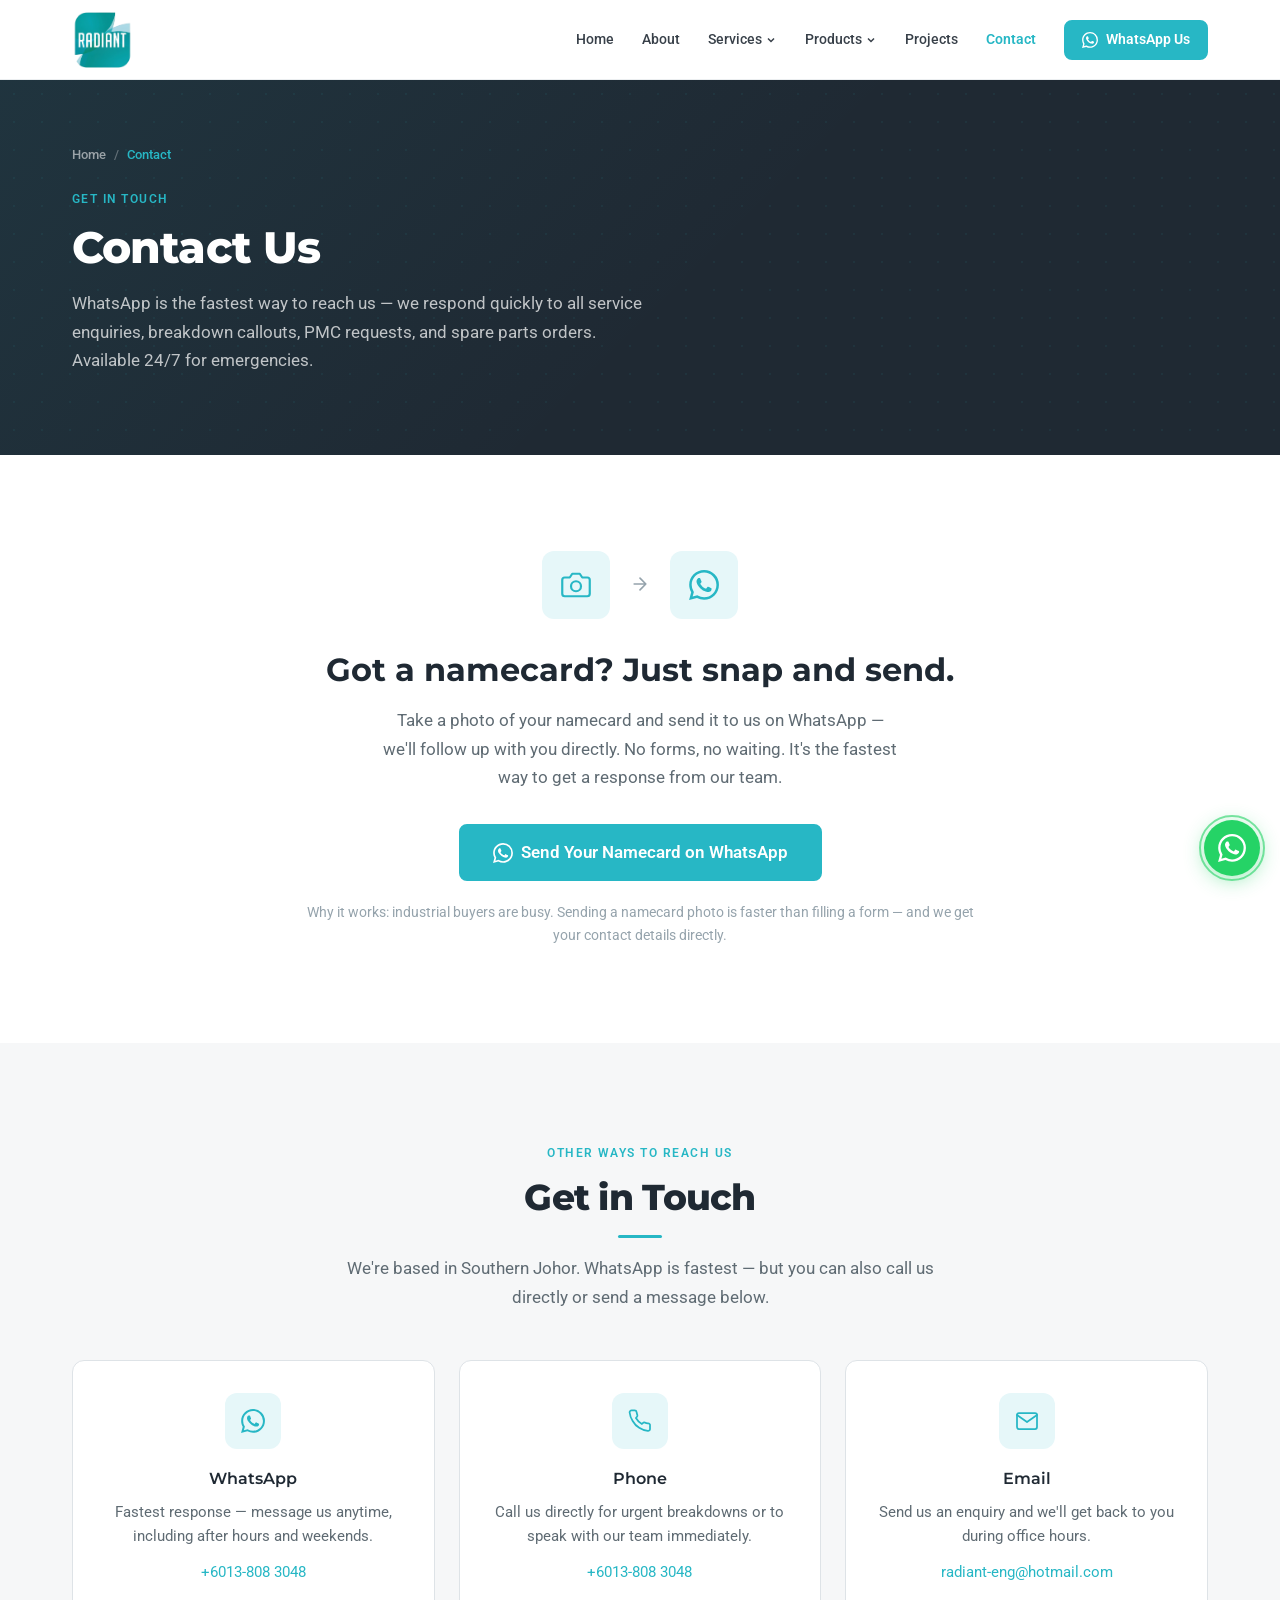
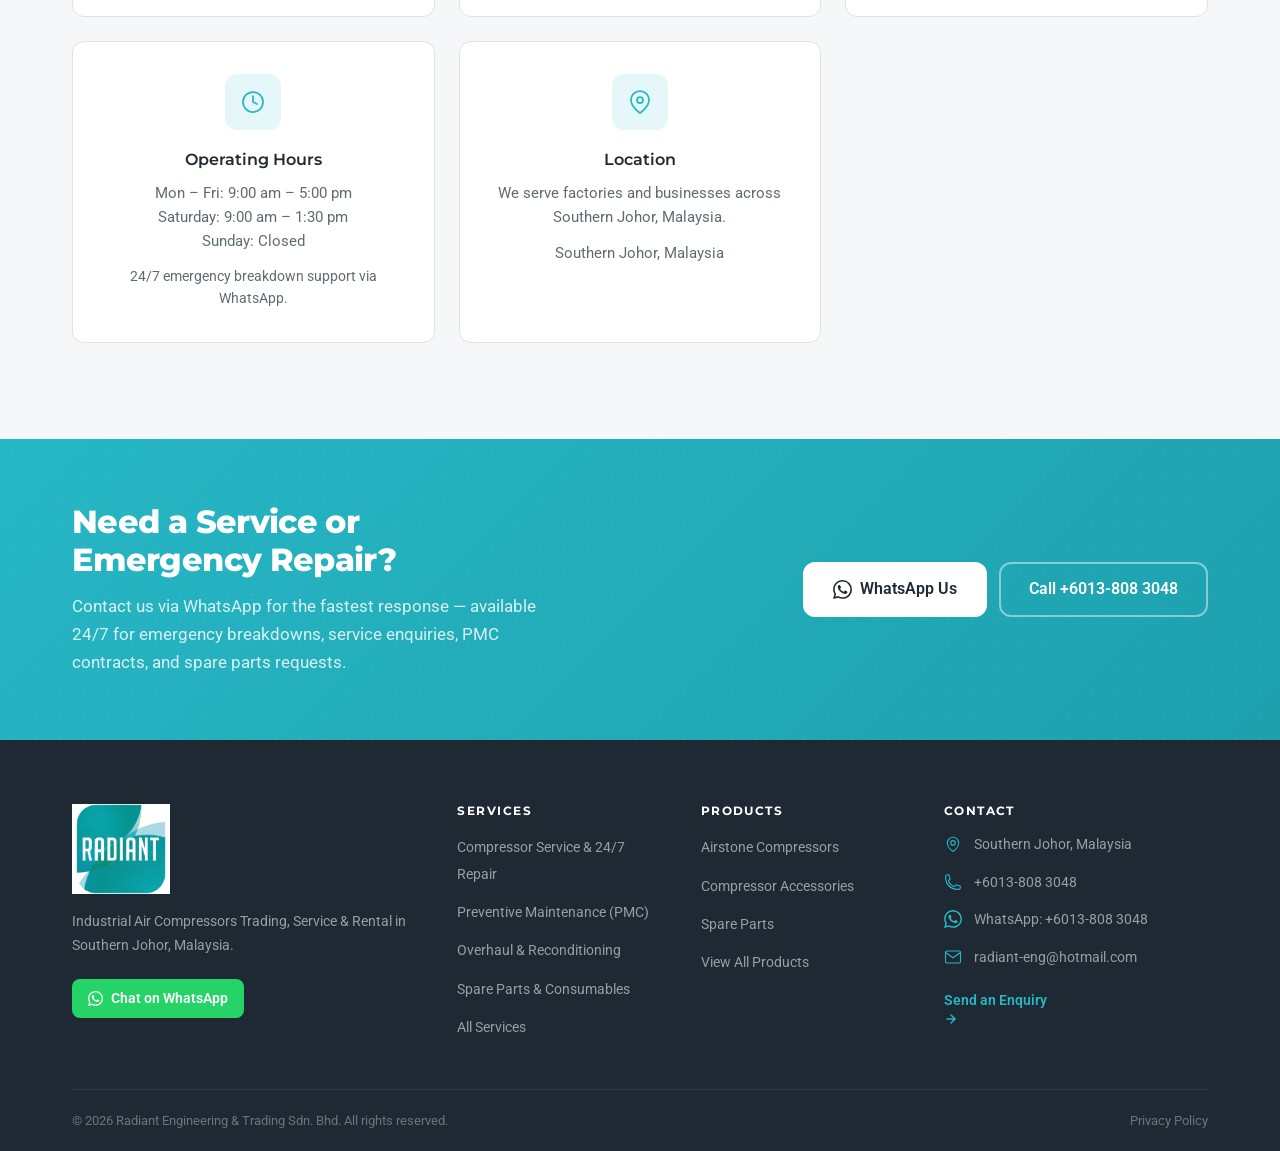
<file: contact.html>
﻿<!DOCTYPE html>
<html lang="en">
<head>
    <meta charset="UTF-8">
    <link rel="icon" type="image/png" sizes="32x32" href="/assets/brand/favicon/favicon-32x32.png">
    <link rel="icon" type="image/png" sizes="16x16" href="/assets/brand/favicon/favicon-16x16.png">
    <link rel="apple-touch-icon" sizes="180x180" href="/assets/brand/favicon/apple-touch-icon.png">
    <meta name="viewport" content="width=device-width, initial-scale=1.0">
    <title>Contact Us — Radiant Engineering | WhatsApp, Call &amp; Enquiries</title>
    <meta name="description" content="Contact Radiant Engineering &amp; Trading via WhatsApp or phone for the fastest response — compressor service enquiries, 24/7 breakdown callouts, PMC, and spare parts in Southern Johor.">
    <meta name="robots" content="index, follow">
    <link rel="canonical" href="https://www.radiantcompressor.com.my/contact.html">

    <!-- Open Graph -->
    <meta property="og:title" content="Contact Radiant Engineering — WhatsApp for Fastest Response">
    <meta property="og:description" content="Send us a WhatsApp message for immediate assistance — compressor service, breakdown repair, PMC contracts, and spare parts enquiries in Southern Johor, Malaysia.">
    <meta property="og:type" content="website">
    <meta property="og:url" content="https://www.radiantcompressor.com.my/contact.html">

    <!-- Fonts: Montserrat (headings) + Roboto (body) -->
    <link rel="preconnect" href="https://fonts.googleapis.com">
    <link rel="preconnect" href="https://fonts.gstatic.com" crossorigin>
    <link href="https://fonts.googleapis.com/css2?family=Montserrat:wght@600;700;800&family=Roboto:wght@400;500;600&display=swap" rel="stylesheet">

    <!-- Stylesheet -->
    <link rel="stylesheet" href="/css/styles.css">

    <!-- Schema.org: ContactPage -->
    <script type="application/ld+json">
    {
        "@context": "https://schema.org",
        "@type": "ContactPage",
        "name": "Contact Radiant Engineering",
        "url": "https://www.radiantcompressor.com.my/contact.html",
        "mainEntity": {
            "@type": "LocalBusiness",
            "name": "Radiant Engineering & Trading Sdn. Bhd.",
            "url": "https://www.radiantcompressor.com.my",
            "telephone": "+60138083048",
            "address": {
                "@type": "PostalAddress",
                "addressLocality": "Johor Bahru",
                "addressRegion": "Johor",
                "addressCountry": "MY"
            },
            "contactPoint": {
                "@type": "ContactPoint",
                "contactType": "customer service",
                "telephone": "+60138083048",
                "availableLanguage": ["English", "Malay", "Chinese"],
                "hoursAvailable": ["Mo-Fr 09:00-17:00", "Sa 09:00-13:30"]
            }
        }
    }
    </script>
</head>
<body>

<!-- Skip to content -->
<a href="#main-content" class="skip-link">Skip to main content</a>

<!-- =============================================================
     HEADER
     ============================================================= -->
<header class="site-header" id="site-header">
    <div class="container">
        <div class="header-inner">

            <!-- Logo -->
            <a href="index.html" class="logo" aria-label="Radiant Engineering — Home">
                <img
                    src="/assets/brand/logo/logo-primary.png"
                    alt="Radiant Engineering"
                    class="logo-img"
                    width="160" height="48"
                >
                <span class="logo-fallback" id="logo-fallback">
                    <span class="logo-primary">RADIANT</span><span class="logo-sep"></span><span class="logo-secondary">ENGINEERING</span>
                </span>
            </a>

            <!-- Desktop Navigation -->
            <nav class="main-nav" id="main-nav" aria-label="Main navigation">
                <ul class="nav-list">
                    <li><a href="index.html" class="nav-link">Home</a></li>
                    <li><a href="about.html" class="nav-link">About</a></li>
                    <li class="nav-item has-dropdown">
                        <a href="services.html" class="nav-link">
                            Services
                            <svg class="nav-chevron" viewBox="0 0 16 16" fill="none" stroke="currentColor" stroke-width="2" aria-hidden="true"><path d="M4 6l4 4 4-4"/></svg>
                        </a>
                        <ul class="dropdown" role="menu">
                            <li role="menuitem"><a href="services/compressor-service.html">Compressor Service &amp; 24/7 Repair</a></li>
                            <li role="menuitem"><a href="services/preventive-maintenance.html">Preventive Maintenance (PMC)</a></li>
                            <li role="menuitem"><a href="services/overhaul-reconditioning.html">Overhaul &amp; Reconditioning</a></li>
                            <li role="menuitem"><a href="services/spare-parts.html">Spare Parts &amp; Consumables</a></li>
                        </ul>
                    </li>
                    <li class="nav-item has-dropdown">
                        <a href="products.html" class="nav-link">
                            Products
                            <svg class="nav-chevron" viewBox="0 0 16 16" fill="none" stroke="currentColor" stroke-width="2" aria-hidden="true"><path d="M4 6l4 4 4-4"/></svg>
                        </a>
                        <ul class="dropdown" role="menu">
                            <li role="menuitem"><a href="products/airstone.html">Airstone Compressors</a></li>
                            <li role="menuitem"><a href="products/compressor-accessories.html">Compressor Accessories</a></li>
                            <li role="menuitem"><a href="products/spare-parts.html">Spare Parts</a></li>
                        </ul>
                    </li>
                    <li><a href="projects.html" class="nav-link">Projects</a></li>
                    <li><a href="contact.html" class="nav-link is-active" aria-current="page">Contact</a></li>
                </ul>
            </nav>

            <!-- Header CTA -->
            <a href="https://wa.me/60138083048?text=Hi%20Radiant%2C%20I%20would%20like%20to%20enquire%20about%20your%20services." class="btn btn-whatsapp" target="_blank" rel="noopener noreferrer">
                <svg width="16" height="16" viewBox="0 0 24 24" fill="currentColor" aria-hidden="true"><path d="M17.472 14.382c-.297-.149-1.758-.867-2.03-.967-.273-.099-.471-.148-.67.15-.197.297-.767.966-.94 1.164-.173.199-.347.223-.644.075-.297-.15-1.255-.463-2.39-1.475-.883-.788-1.48-1.761-1.653-2.059-.173-.297-.018-.458.13-.606.134-.133.298-.347.446-.52.149-.174.198-.298.298-.497.099-.198.05-.371-.025-.52-.075-.149-.669-1.612-.916-2.207-.242-.579-.487-.5-.669-.51-.173-.008-.371-.01-.57-.01-.198 0-.52.074-.792.372-.272.297-1.04 1.016-1.04 2.479 0 1.462 1.065 2.875 1.213 3.074.149.198 2.096 3.2 5.077 4.487.709.306 1.262.489 1.694.625.712.227 1.36.195 1.871.118.571-.085 1.758-.719 2.006-1.413.248-.694.248-1.289.173-1.413-.074-.124-.272-.198-.57-.347m-5.421 7.403h-.004a9.87 9.87 0 01-5.031-1.378l-.361-.214-3.741.982.998-3.648-.235-.374a9.86 9.86 0 01-1.51-5.26c.001-5.45 4.436-9.884 9.888-9.884 2.64 0 5.122 1.03 6.988 2.898a9.825 9.825 0 012.893 6.994c-.003 5.45-4.437 9.884-9.885 9.884m8.413-18.297A11.815 11.815 0 0012.05 0C5.495 0 .16 5.335.157 11.892c0 2.096.547 4.142 1.588 5.945L.057 24l6.305-1.654a11.882 11.882 0 005.683 1.448h.005c6.554 0 11.89-5.335 11.893-11.893a11.821 11.821 0 00-3.48-8.413z"/></svg>
                WhatsApp Us
            </a>

            <!-- Mobile toggle -->
            <button class="nav-toggle" id="nav-toggle" aria-label="Open navigation menu" aria-expanded="false" aria-controls="main-nav">
                <span class="hamburger-bar"></span>
                <span class="hamburger-bar"></span>
                <span class="hamburger-bar"></span>
            </button>

        </div>
    </div>
</header>


<!-- =============================================================
     MAIN
     ============================================================= -->
<main id="main-content">


    <!-- =========================================================
         PAGE HERO (charcoal)
         ========================================================= -->
    <section class="page-hero" aria-labelledby="contact-hero-heading">
        <div class="container">
            <nav class="breadcrumb" aria-label="Breadcrumb">
                <ol class="breadcrumb-list">
                    <li class="breadcrumb-item"><a href="index.html">Home</a></li>
                    <li class="breadcrumb-item breadcrumb-item--current" aria-current="page">Contact</li>
                </ol>
            </nav>
            <div class="page-hero-content">
                <p class="section-eyebrow">Get in Touch</p>
                <h1 id="contact-hero-heading" class="page-hero-title">Contact Us</h1>
                <p class="page-hero-desc">WhatsApp is the fastest way to reach us — we respond quickly to all service enquiries, breakdown callouts, PMC requests, and spare parts orders. Available 24/7 for emergencies.</p>
            </div>
        </div>
    </section>


    <!-- =========================================================
         NAMECARD CTA — PRIMARY PLACEMENT (white)
         ========================================================= -->
    <section class="section namecard-section" aria-labelledby="namecard-heading">
        <div class="container">
            <div class="namecard-inner">

                <!-- Icon sequence: Camera → WhatsApp -->
                <div class="namecard-icons" aria-hidden="true">
                    <div class="namecard-icon-box">
                        <!-- Camera icon -->
                        <svg viewBox="0 0 24 24" fill="none" stroke="currentColor" stroke-width="1.75" stroke-linecap="round" stroke-linejoin="round"><path d="M23 19a2 2 0 0 1-2 2H3a2 2 0 0 1-2-2V8a2 2 0 0 1 2-2h4l2-3h6l2 3h4a2 2 0 0 1 2 2z"/><circle cx="12" cy="13" r="4"/></svg>
                    </div>
                    <span class="namecard-icon-arrow">
                        <svg width="20" height="20" viewBox="0 0 24 24" fill="none" stroke="currentColor" stroke-width="2" stroke-linecap="round" stroke-linejoin="round"><path d="M5 12h14M12 5l7 7-7 7"/></svg>
                    </span>
                    <div class="namecard-icon-box">
                        <!-- WhatsApp icon -->
                        <svg viewBox="0 0 24 24" fill="currentColor"><path d="M17.472 14.382c-.297-.149-1.758-.867-2.03-.967-.273-.099-.471-.148-.67.15-.197.297-.767.966-.94 1.164-.173.199-.347.223-.644.075-.297-.15-1.255-.463-2.39-1.475-.883-.788-1.48-1.761-1.653-2.059-.173-.297-.018-.458.13-.606.134-.133.298-.347.446-.52.149-.174.198-.298.298-.497.099-.198.05-.371-.025-.52-.075-.149-.669-1.612-.916-2.207-.242-.579-.487-.5-.669-.51-.173-.008-.371-.01-.57-.01-.198 0-.52.074-.792.372-.272.297-1.04 1.016-1.04 2.479 0 1.462 1.065 2.875 1.213 3.074.149.198 2.096 3.2 5.077 4.487.709.306 1.262.489 1.694.625.712.227 1.36.195 1.871.118.571-.085 1.758-.719 2.006-1.413.248-.694.248-1.289.173-1.413-.074-.124-.272-.198-.57-.347m-5.421 7.403h-.004a9.87 9.87 0 01-5.031-1.378l-.361-.214-3.741.982.998-3.648-.235-.374a9.86 9.86 0 01-1.51-5.26c.001-5.45 4.436-9.884 9.888-9.884 2.64 0 5.122 1.03 6.988 2.898a9.825 9.825 0 012.893 6.994c-.003 5.45-4.437 9.884-9.885 9.884m8.413-18.297A11.815 11.815 0 0012.05 0C5.495 0 .16 5.335.157 11.892c0 2.096.547 4.142 1.588 5.945L.057 24l6.305-1.654a11.882 11.882 0 005.683 1.448h.005c6.554 0 11.89-5.335 11.893-11.893a11.821 11.821 0 00-3.48-8.413z"/></svg>
                    </div>
                </div>

                <h2 id="namecard-heading">Got a namecard? Just snap and send.</h2>
                <p class="namecard-desc">Take a photo of your namecard and send it to us on WhatsApp — we'll follow up with you directly. No forms, no waiting. It's the fastest way to get a response from our team.</p>

                <a href="https://wa.me/60138083048?text=Hi%20Radiant%2C%20I%27d%20like%20to%20enquire%20about%20your%20services.%20Here%20is%20my%20namecard."
                   class="btn btn-whatsapp"
                   style="font-size:1.0625rem; padding: 0.9rem 2rem;"
                   target="_blank"
                   rel="noopener noreferrer">
                    <svg width="20" height="20" viewBox="0 0 24 24" fill="currentColor" aria-hidden="true"><path d="M17.472 14.382c-.297-.149-1.758-.867-2.03-.967-.273-.099-.471-.148-.67.15-.197.297-.767.966-.94 1.164-.173.199-.347.223-.644.075-.297-.15-1.255-.463-2.39-1.475-.883-.788-1.48-1.761-1.653-2.059-.173-.297-.018-.458.13-.606.134-.133.298-.347.446-.52.149-.174.198-.298.298-.497.099-.198.05-.371-.025-.52-.075-.149-.669-1.612-.916-2.207-.242-.579-.487-.5-.669-.51-.173-.008-.371-.01-.57-.01-.198 0-.52.074-.792.372-.272.297-1.04 1.016-1.04 2.479 0 1.462 1.065 2.875 1.213 3.074.149.198 2.096 3.2 5.077 4.487.709.306 1.262.489 1.694.625.712.227 1.36.195 1.871.118.571-.085 1.758-.719 2.006-1.413.248-.694.248-1.289.173-1.413-.074-.124-.272-.198-.57-.347m-5.421 7.403h-.004a9.87 9.87 0 01-5.031-1.378l-.361-.214-3.741.982.998-3.648-.235-.374a9.86 9.86 0 01-1.51-5.26c.001-5.45 4.436-9.884 9.888-9.884 2.64 0 5.122 1.03 6.988 2.898a9.825 9.825 0 012.893 6.994c-.003 5.45-4.437 9.884-9.885 9.884m8.413-18.297A11.815 11.815 0 0012.05 0C5.495 0 .16 5.335.157 11.892c0 2.096.547 4.142 1.588 5.945L.057 24l6.305-1.654a11.882 11.882 0 005.683 1.448h.005c6.554 0 11.89-5.335 11.893-11.893a11.821 11.821 0 00-3.48-8.413z"/></svg>
                    Send Your Namecard on WhatsApp
                </a>

                <p class="namecard-note">Why it works: industrial buyers are busy. Sending a namecard photo is faster than filling a form — and we get your contact details directly.</p>

            </div>
        </div>
    </section>


    <!-- =========================================================
         CONTACT METHODS (gray-50)
         ========================================================= -->
    <section class="section contact-methods-section" aria-labelledby="contact-methods-heading">
        <div class="container">
            <header class="section-header">
                <p class="section-eyebrow">Other Ways to Reach Us</p>
                <h2 id="contact-methods-heading" class="section-title">Get in Touch</h2>
                <p class="section-desc">We're based in Southern Johor. WhatsApp is fastest — but you can also call us directly or send a message below.</p>
            </header>

            <div class="contact-methods-grid">

                <!-- WhatsApp -->
                <div class="contact-method-card">
                    <div class="contact-method-icon-wrap" aria-hidden="true">
                        <svg viewBox="0 0 24 24" fill="currentColor"><path d="M17.472 14.382c-.297-.149-1.758-.867-2.03-.967-.273-.099-.471-.148-.67.15-.197.297-.767.966-.94 1.164-.173.199-.347.223-.644.075-.297-.15-1.255-.463-2.39-1.475-.883-.788-1.48-1.761-1.653-2.059-.173-.297-.018-.458.13-.606.134-.133.298-.347.446-.52.149-.174.198-.298.298-.497.099-.198.05-.371-.025-.52-.075-.149-.669-1.612-.916-2.207-.242-.579-.487-.5-.669-.51-.173-.008-.371-.01-.57-.01-.198 0-.52.074-.792.372-.272.297-1.04 1.016-1.04 2.479 0 1.462 1.065 2.875 1.213 3.074.149.198 2.096 3.2 5.077 4.487.709.306 1.262.489 1.694.625.712.227 1.36.195 1.871.118.571-.085 1.758-.719 2.006-1.413.248-.694.248-1.289.173-1.413-.074-.124-.272-.198-.57-.347m-5.421 7.403h-.004a9.87 9.87 0 01-5.031-1.378l-.361-.214-3.741.982.998-3.648-.235-.374a9.86 9.86 0 01-1.51-5.26c.001-5.45 4.436-9.884 9.888-9.884 2.64 0 5.122 1.03 6.988 2.898a9.825 9.825 0 012.893 6.994c-.003 5.45-4.437 9.884-9.885 9.884m8.413-18.297A11.815 11.815 0 0012.05 0C5.495 0 .16 5.335.157 11.892c0 2.096.547 4.142 1.588 5.945L.057 24l6.305-1.654a11.882 11.882 0 005.683 1.448h.005c6.554 0 11.89-5.335 11.893-11.893a11.821 11.821 0 00-3.48-8.413z"/></svg>
                    </div>
                    <h3>WhatsApp</h3>
                    <p>Fastest response — message us anytime, including after hours and weekends.</p>
                    <p style="margin-top:0.75rem"><a href="https://wa.me/60138083048?text=Hi%20Radiant%2C%20I%20would%20like%20to%20enquire%20about%20your%20services." target="_blank" rel="noopener noreferrer">+6013-808 3048</a></p>
                </div>

                <!-- Phone -->
                <div class="contact-method-card">
                    <div class="contact-method-icon-wrap" aria-hidden="true">
                        <svg viewBox="0 0 24 24" fill="none" stroke="currentColor" stroke-width="1.75" stroke-linecap="round" stroke-linejoin="round"><path d="M22 16.92v3a2 2 0 0 1-2.18 2 19.79 19.79 0 0 1-8.63-3.07A19.5 19.5 0 0 1 4.69 12 19.79 19.79 0 0 1 1.61 3.5 2 2 0 0 1 3.6 1.32h3a2 2 0 0 1 2 1.72c.127.96.361 1.903.7 2.81a2 2 0 0 1-.45 2.11L7.91 9a16 16 0 0 0 6 6l.92-.92a2 2 0 0 1 2.11-.45c.907.339 1.85.573 2.81.7A2 2 0 0 1 22 16.92z"/></svg>
                    </div>
                    <h3>Phone</h3>
                    <p>Call us directly for urgent breakdowns or to speak with our team immediately.</p>
                    <p style="margin-top:0.75rem"><a href="tel:+60138083048">+6013-808 3048</a></p>
                </div>

                <!-- Email -->
                <div class="contact-method-card">
                    <div class="contact-method-icon-wrap" aria-hidden="true">
                        <svg viewBox="0 0 24 24" fill="none" stroke="currentColor" stroke-width="1.75" stroke-linecap="round" stroke-linejoin="round"><path d="M4 4h16c1.1 0 2 .9 2 2v12c0 1.1-.9 2-2 2H4c-1.1 0-2-.9-2-2V6c0-1.1.9-2 2-2z"/><polyline points="22,6 12,13 2,6"/></svg>
                    </div>
                    <h3>Email</h3>
                    <p>Send us an enquiry and we'll get back to you during office hours.</p>
                    <p style="margin-top:0.75rem"><a href="mailto:radiant-eng@hotmail.com">radiant-eng@hotmail.com</a></p>
                </div>

                <!-- Operating Hours -->
                <div class="contact-method-card">
                    <div class="contact-method-icon-wrap" aria-hidden="true">
                        <svg viewBox="0 0 24 24" fill="none" stroke="currentColor" stroke-width="1.75" stroke-linecap="round" stroke-linejoin="round"><circle cx="12" cy="12" r="10"/><polyline points="12,6 12,12 16,14"/></svg>
                    </div>
                    <h3>Operating Hours</h3>
                    <p>Mon &ndash; Fri: 9:00 am &ndash; 5:00 pm<br>Saturday: 9:00 am &ndash; 1:30 pm<br>Sunday: Closed</p>
                    <p style="margin-top:0.75rem; font-size:0.875rem; color:var(--text-muted)">24/7 emergency breakdown support via WhatsApp.</p>
                </div>

                <!-- Location -->
                <div class="contact-method-card">
                    <div class="contact-method-icon-wrap" aria-hidden="true">
                        <svg viewBox="0 0 24 24" fill="none" stroke="currentColor" stroke-width="1.75" stroke-linecap="round" stroke-linejoin="round"><path d="M21 10c0 7-9 13-9 13s-9-6-9-13a9 9 0 0 1 18 0z"/><circle cx="12" cy="10" r="3"/></svg>
                    </div>
                    <h3>Location</h3>
                    <p>We serve factories and businesses across Southern Johor, Malaysia.</p>
                    <p style="margin-top:0.75rem">Southern Johor, Malaysia</p>
                </div>

            </div>
        </div>
    </section>


    <!-- =========================================================
         CTA STRIP (teal)
         ========================================================= -->
    <section class="cta-strip" aria-labelledby="contact-cta-heading">
        <div class="container">
            <div class="cta-inner">
                <div class="cta-text">
                    <h2 id="contact-cta-heading" class="cta-heading">Need a Service or Emergency Repair?</h2>
                    <p class="cta-desc">Contact us via WhatsApp for the fastest response — available 24/7 for emergency breakdowns, service enquiries, PMC contracts, and spare parts requests.</p>
                </div>
                <div class="cta-actions">
                    <a href="https://wa.me/60138083048?text=Hi%20Radiant%2C%20I%20would%20like%20to%20enquire%20about%20your%20services." class="btn btn-cta-primary" target="_blank" rel="noopener noreferrer">
                        <svg width="19" height="19" viewBox="0 0 24 24" fill="currentColor" aria-hidden="true"><path d="M17.472 14.382c-.297-.149-1.758-.867-2.03-.967-.273-.099-.471-.148-.67.15-.197.297-.767.966-.94 1.164-.173.199-.347.223-.644.075-.297-.15-1.255-.463-2.39-1.475-.883-.788-1.48-1.761-1.653-2.059-.173-.297-.018-.458.13-.606.134-.133.298-.347.446-.52.149-.174.198-.298.298-.497.099-.198.05-.371-.025-.52-.075-.149-.669-1.612-.916-2.207-.242-.579-.487-.5-.669-.51-.173-.008-.371-.01-.57-.01-.198 0-.52.074-.792.372-.272.297-1.04 1.016-1.04 2.479 0 1.462 1.065 2.875 1.213 3.074.149.198 2.096 3.2 5.077 4.487.709.306 1.262.489 1.694.625.712.227 1.36.195 1.871.118.571-.085 1.758-.719 2.006-1.413.248-.694.248-1.289.173-1.413-.074-.124-.272-.198-.57-.347m-5.421 7.403h-.004a9.87 9.87 0 01-5.031-1.378l-.361-.214-3.741.982.998-3.648-.235-.374a9.86 9.86 0 01-1.51-5.26c.001-5.45 4.436-9.884 9.888-9.884 2.64 0 5.122 1.03 6.988 2.898a9.825 9.825 0 012.893 6.994c-.003 5.45-4.437 9.884-9.885 9.884m8.413-18.297A11.815 11.815 0 0012.05 0C5.495 0 .16 5.335.157 11.892c0 2.096.547 4.142 1.588 5.945L.057 24l6.305-1.654a11.882 11.882 0 005.683 1.448h.005c6.554 0 11.89-5.335 11.893-11.893a11.821 11.821 0 00-3.48-8.413z"/></svg>
                        WhatsApp Us
                    </a>
                    <a href="tel:+60138083048" class="btn btn-cta-secondary">Call +6013-808 3048</a>
                </div>
            </div>
        </div>
    </section>


</main>


<!-- =============================================================
     FOOTER
     ============================================================= -->
<footer class="site-footer" aria-label="Site footer">
    <div class="container">
        <div class="footer-grid">

            <!-- Brand -->
            <div class="footer-col footer-col--brand">
                <a href="index.html" class="footer-logo">
                    <img src="/assets/brand/logo/logo-primary.png" alt="Radiant Engineering" width="140" height="42">
                    <span class="footer-logo-fallback" id="footer-logo-fallback">RADIANT ENGINEERING</span>
                </a>
                <p class="footer-tagline">Industrial Air Compressors Trading, Service &amp; Rental in Southern Johor, Malaysia.</p>
                <a href="https://wa.me/60138083048?text=Hi%20Radiant%2C%20I%20would%20like%20to%20enquire%20about%20your%20services." class="footer-wa-btn" target="_blank" rel="noopener noreferrer">
                    <svg width="15" height="15" viewBox="0 0 24 24" fill="currentColor" aria-hidden="true"><path d="M17.472 14.382c-.297-.149-1.758-.867-2.03-.967-.273-.099-.471-.148-.67.15-.197.297-.767.966-.94 1.164-.173.199-.347.223-.644.075-.297-.15-1.255-.463-2.39-1.475-.883-.788-1.48-1.761-1.653-2.059-.173-.297-.018-.458.13-.606.134-.133.298-.347.446-.52.149-.174.198-.298.298-.497.099-.198.05-.371-.025-.52-.075-.149-.669-1.612-.916-2.207-.242-.579-.487-.5-.669-.51-.173-.008-.371-.01-.57-.01-.198 0-.52.074-.792.372-.272.297-1.04 1.016-1.04 2.479 0 1.462 1.065 2.875 1.213 3.074.149.198 2.096 3.2 5.077 4.487.709.306 1.262.489 1.694.625.712.227 1.36.195 1.871.118.571-.085 1.758-.719 2.006-1.413.248-.694.248-1.289.173-1.413-.074-.124-.272-.198-.57-.347m-5.421 7.403h-.004a9.87 9.87 0 01-5.031-1.378l-.361-.214-3.741.982.998-3.648-.235-.374a9.86 9.86 0 01-1.51-5.26c.001-5.45 4.436-9.884 9.888-9.884 2.64 0 5.122 1.03 6.988 2.898a9.825 9.825 0 012.893 6.994c-.003 5.45-4.437 9.884-9.885 9.884m8.413-18.297A11.815 11.815 0 0012.05 0C5.495 0 .16 5.335.157 11.892c0 2.096.547 4.142 1.588 5.945L.057 24l6.305-1.654a11.882 11.882 0 005.683 1.448h.005c6.554 0 11.89-5.335 11.893-11.893a11.821 11.821 0 00-3.48-8.413z"/></svg>
                    Chat on WhatsApp
                </a>
            </div>

            <!-- Services -->
            <div class="footer-col">
                <h3 class="footer-heading">Services</h3>
                <ul class="footer-links">
                    <li><a href="services/compressor-service.html">Compressor Service &amp; 24/7 Repair</a></li>
                    <li><a href="services/preventive-maintenance.html">Preventive Maintenance (PMC)</a></li>
                    <li><a href="services/overhaul-reconditioning.html">Overhaul &amp; Reconditioning</a></li>
                    <li><a href="services/spare-parts.html">Spare Parts &amp; Consumables</a></li>
                    <li><a href="services.html">All Services</a></li>
                </ul>
            </div>

            <!-- Products -->
            <div class="footer-col">
                <h3 class="footer-heading">Products</h3>
                <ul class="footer-links">
                    <li><a href="products/airstone.html">Airstone Compressors</a></li>
                    <li><a href="products/compressor-accessories.html">Compressor Accessories</a></li>
                    <li><a href="products/spare-parts.html">Spare Parts</a></li>
                    <li><a href="products.html">View All Products</a></li>
                </ul>
            </div>

            <!-- Contact -->
            <div class="footer-col">
                <h3 class="footer-heading">Contact</h3>
                <ul class="footer-contact-list">
                    <li>
                        <svg class="footer-contact-icon" viewBox="0 0 24 24" fill="none" stroke="currentColor" stroke-width="1.5" aria-hidden="true"><path stroke-linecap="round" stroke-linejoin="round" d="M15 10.5a3 3 0 11-6 0 3 3 0 016 0z"/><path stroke-linecap="round" stroke-linejoin="round" d="M19.5 10.5c0 7.142-7.5 11.25-7.5 11.25S4.5 17.642 4.5 10.5a7.5 7.5 0 1115 0z"/></svg>
                        <span>Southern Johor, Malaysia</span>
                    </li>
                    <li>
                        <svg class="footer-contact-icon" viewBox="0 0 24 24" fill="none" stroke="currentColor" stroke-width="1.5" aria-hidden="true"><path stroke-linecap="round" stroke-linejoin="round" d="M2.25 6.75c0 8.284 6.716 15 15 15h2.25a2.25 2.25 0 002.25-2.25v-1.372c0-.516-.351-.966-.852-1.091l-4.423-1.106c-.44-.11-.902.055-1.173.417l-.97 1.293c-.282.376-.769.542-1.21.38a12.035 12.035 0 01-7.143-7.143c-.162-.441.004-.928.38-1.21l1.293-.97c.363-.271.527-.734.417-1.173L6.963 3.102a1.125 1.125 0 00-1.091-.852H4.5A2.25 2.25 0 002.25 4.5v2.25z"/></svg>
                        <a href="tel:+60138083048">+6013-808 3048</a>
                    </li>
                    <li>
                        <svg class="footer-contact-icon" viewBox="0 0 24 24" fill="currentColor" aria-hidden="true"><path d="M17.472 14.382c-.297-.149-1.758-.867-2.03-.967-.273-.099-.471-.148-.67.15-.197.297-.767.966-.94 1.164-.173.199-.347.223-.644.075-.297-.15-1.255-.463-2.39-1.475-.883-.788-1.48-1.761-1.653-2.059-.173-.297-.018-.458.13-.606.134-.133.298-.347.446-.52.149-.174.198-.298.298-.497.099-.198.05-.371-.025-.52-.075-.149-.669-1.612-.916-2.207-.242-.579-.487-.5-.669-.51-.173-.008-.371-.01-.57-.01-.198 0-.52.074-.792.372-.272.297-1.04 1.016-1.04 2.479 0 1.462 1.065 2.875 1.213 3.074.149.198 2.096 3.2 5.077 4.487.709.306 1.262.489 1.694.625.712.227 1.36.195 1.871.118.571-.085 1.758-.719 2.006-1.413.248-.694.248-1.289.173-1.413-.074-.124-.272-.198-.57-.347m-5.421 7.403h-.004a9.87 9.87 0 01-5.031-1.378l-.361-.214-3.741.982.998-3.648-.235-.374a9.86 9.86 0 01-1.51-5.26c.001-5.45 4.436-9.884 9.888-9.884 2.64 0 5.122 1.03 6.988 2.898a9.825 9.825 0 012.893 6.994c-.003 5.45-4.437 9.884-9.885 9.884m8.413-18.297A11.815 11.815 0 0012.05 0C5.495 0 .16 5.335.157 11.892c0 2.096.547 4.142 1.588 5.945L.057 24l6.305-1.654a11.882 11.882 0 005.683 1.448h.005c6.554 0 11.89-5.335 11.893-11.893a11.821 11.821 0 00-3.48-8.413z"/></svg>
                        <a href="https://wa.me/60138083048" target="_blank" rel="noopener noreferrer">WhatsApp: +6013-808 3048</a>
                    </li>
                    <li>
                        <svg class="footer-contact-icon" viewBox="0 0 24 24" fill="none" stroke="currentColor" stroke-width="1.5" aria-hidden="true"><path stroke-linecap="round" stroke-linejoin="round" d="M4 4h16c1.1 0 2 .9 2 2v12c0 1.1-.9 2-2 2H4c-1.1 0-2-.9-2-2V6c0-1.1.9-2 2-2z"/><polyline stroke-linecap="round" stroke-linejoin="round" points="22,6 12,13 2,6"/></svg>
                        <a href="mailto:radiant-eng@hotmail.com">radiant-eng@hotmail.com</a>
                    </li>
                </ul>
                <a href="contact.html" class="footer-contact-cta">Send an Enquiry
                    <svg width="14" height="14" viewBox="0 0 24 24" fill="none" stroke="currentColor" stroke-width="2.5" stroke-linecap="round" stroke-linejoin="round" aria-hidden="true"><path d="M5 12h14M12 5l7 7-7 7"/></svg>
                </a>
            </div>

        </div>

        <div class="footer-bottom">
            <p class="footer-copyright">&copy; <span id="current-year"></span> Radiant Engineering &amp; Trading Sdn. Bhd. All rights reserved.</p>
            <nav class="footer-legal" aria-label="Legal">
                <a href="privacy.html">Privacy Policy</a>
            </nav>
        </div>
    </div>
</footer>


<!-- =============================================================
     FLOATING WHATSAPP
     ============================================================= -->
<a href="https://wa.me/60138083048?text=Hi%20Radiant%2C%20I%20would%20like%20to%20enquire%20about%20your%20services."
   class="whatsapp-float"
   target="_blank"
   rel="noopener noreferrer"
   aria-label="Chat with us on WhatsApp — +6013-808 3048">
    <svg viewBox="0 0 24 24" fill="currentColor" aria-hidden="true"><path d="M17.472 14.382c-.297-.149-1.758-.867-2.03-.967-.273-.099-.471-.148-.67.15-.197.297-.767.966-.94 1.164-.173.199-.347.223-.644.075-.297-.15-1.255-.463-2.39-1.475-.883-.788-1.48-1.761-1.653-2.059-.173-.297-.018-.458.13-.606.134-.133.298-.347.446-.52.149-.174.198-.298.298-.497.099-.198.05-.371-.025-.52-.075-.149-.669-1.612-.916-2.207-.242-.579-.487-.5-.669-.51-.173-.008-.371-.01-.57-.01-.198 0-.52.074-.792.372-.272.297-1.04 1.016-1.04 2.479 0 1.462 1.065 2.875 1.213 3.074.149.198 2.096 3.2 5.077 4.487.709.306 1.262.489 1.694.625.712.227 1.36.195 1.871.118.571-.085 1.758-.719 2.006-1.413.248-.694.248-1.289.173-1.413-.074-.124-.272-.198-.57-.347m-5.421 7.403h-.004a9.87 9.87 0 01-5.031-1.378l-.361-.214-3.741.982.998-3.648-.235-.374a9.86 9.86 0 01-1.51-5.26c.001-5.45 4.436-9.884 9.888-9.884 2.64 0 5.122 1.03 6.988 2.898a9.825 9.825 0 012.893 6.994c-.003 5.45-4.437 9.884-9.885 9.884m8.413-18.297A11.815 11.815 0 0012.05 0C5.495 0 .16 5.335.157 11.892c0 2.096.547 4.142 1.588 5.945L.057 24l6.305-1.654a11.882 11.882 0 005.683 1.448h.005c6.554 0 11.89-5.335 11.893-11.893a11.821 11.821 0 00-3.48-8.413z"/></svg>
</a>

<script>
    // Mobile nav toggle
    const navToggle = document.getElementById('nav-toggle');
    const mainNav = document.getElementById('main-nav');
    if (navToggle && mainNav) {
        navToggle.addEventListener('click', function () {
            const isOpen = mainNav.classList.toggle('is-open');
            navToggle.setAttribute('aria-expanded', isOpen);
            navToggle.setAttribute('aria-label', isOpen ? 'Close navigation menu' : 'Open navigation menu');
        });
    }
    // Footer year
    const yearEl = document.getElementById('current-year');
    if (yearEl) yearEl.textContent = new Date().getFullYear();

    // Mobile dropdown toggle
    document.querySelectorAll('.has-dropdown').forEach(function(item) {
        var link = item.querySelector('.nav-link');
        link.addEventListener('click', function(e) {
            if (window.innerWidth < 1024) {
                e.preventDefault();
                item.classList.toggle('is-open');
            }
        });
    });
</script>

</body>
</html>
</file>
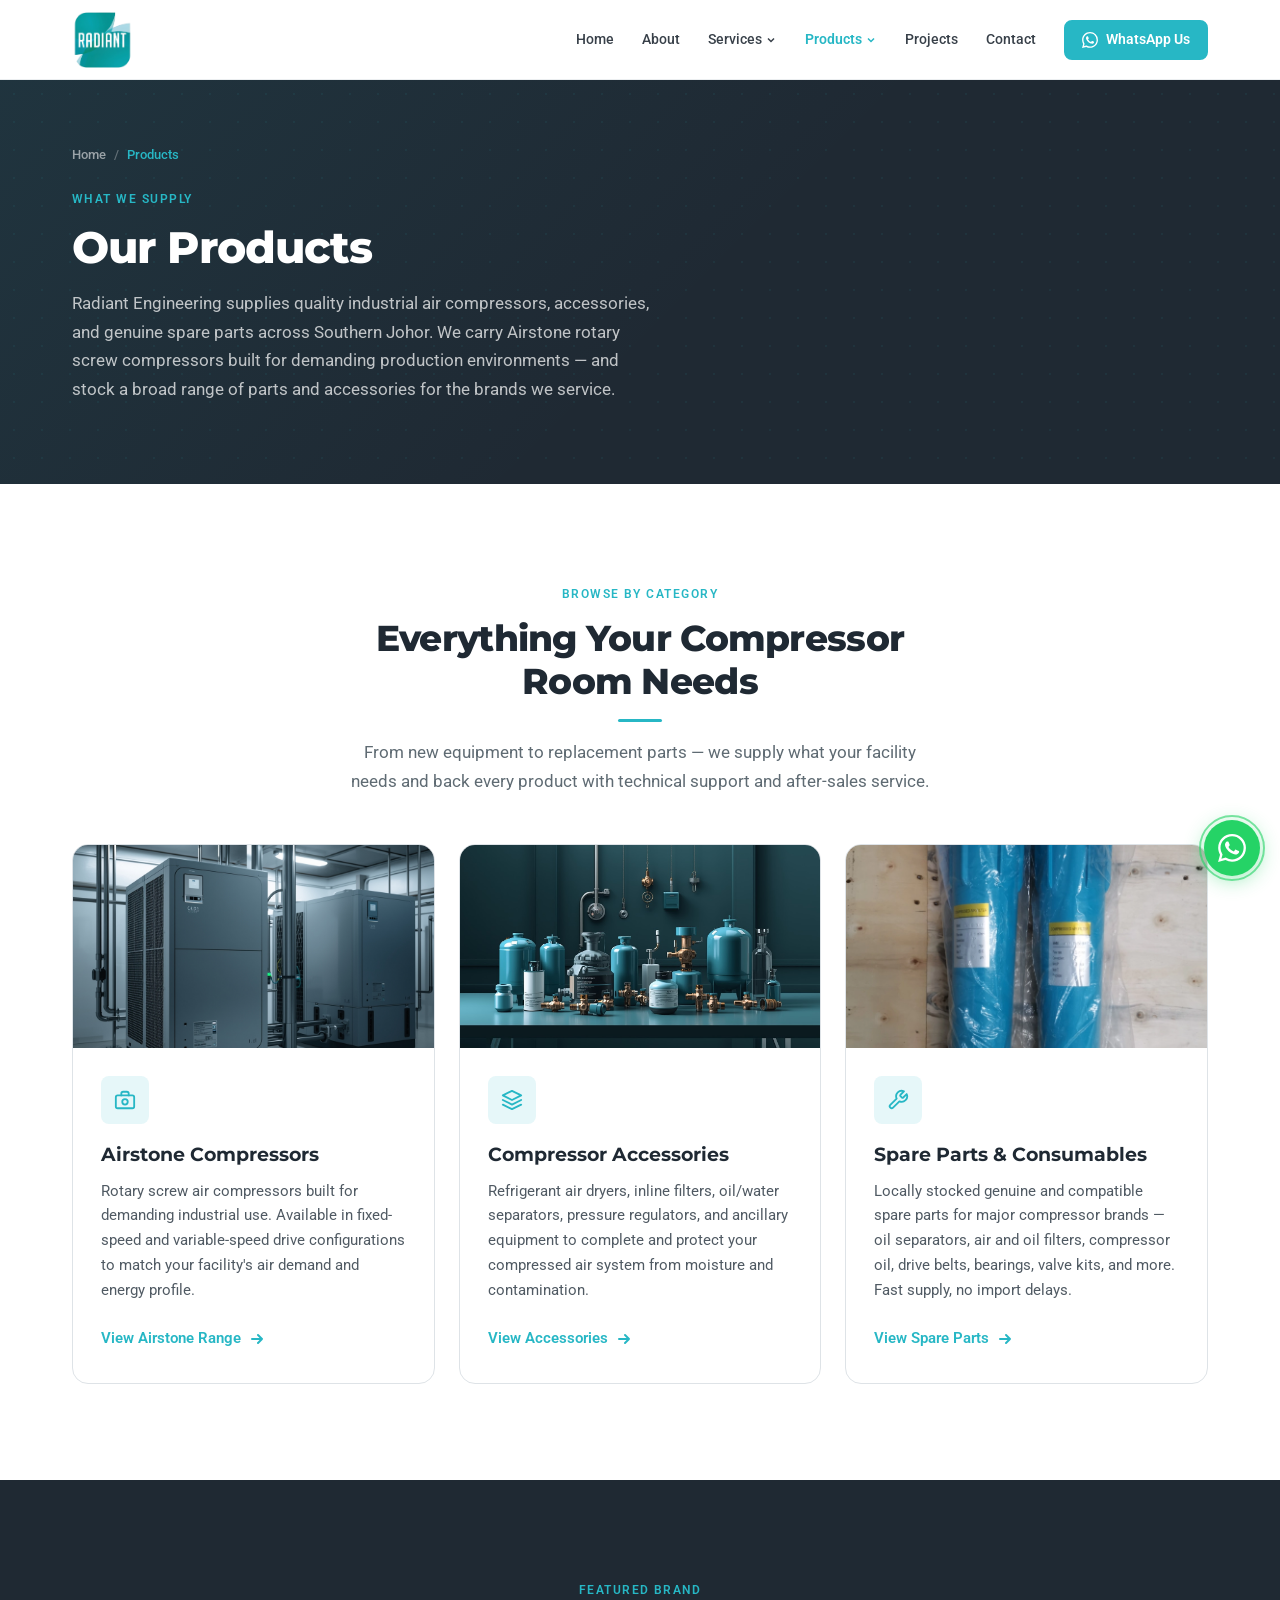
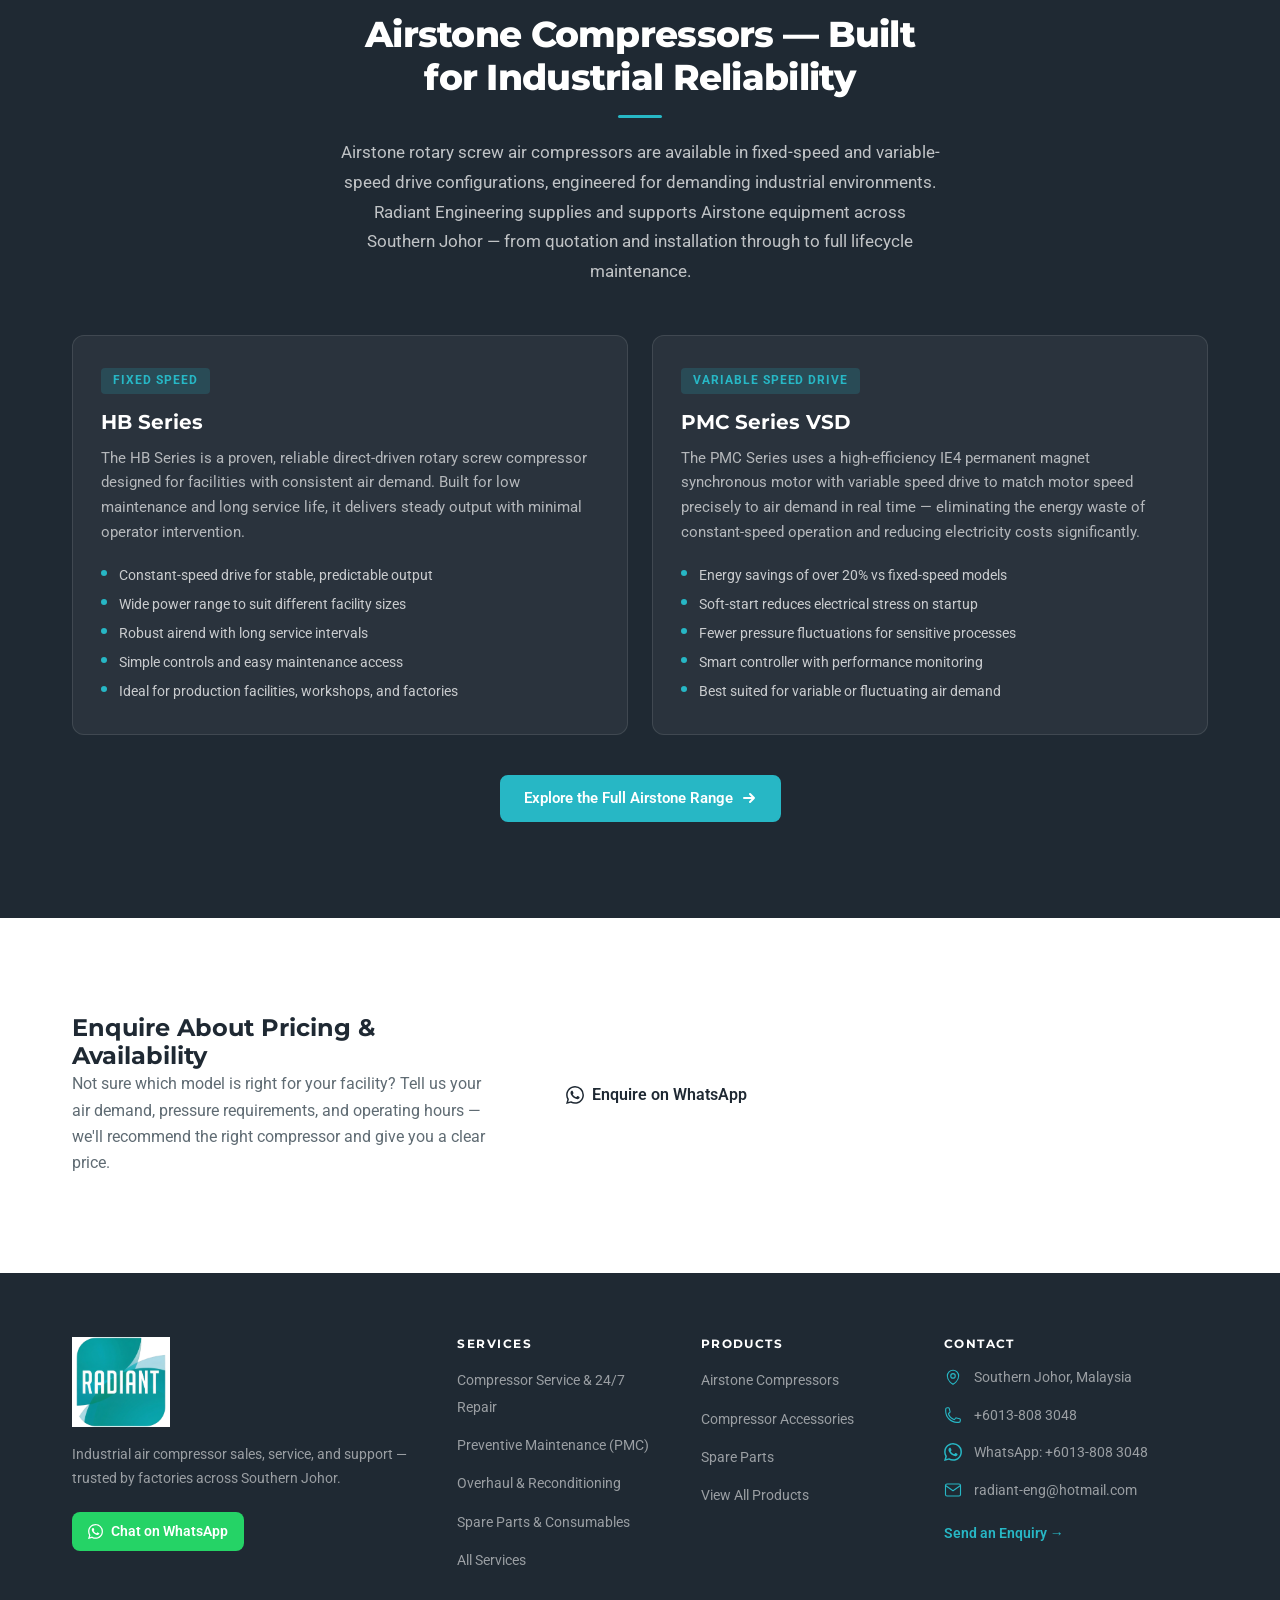
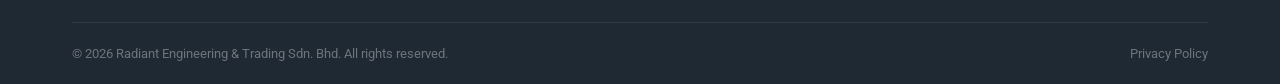
<file: products.html>
﻿<!DOCTYPE html>
<html lang="en">
<head>
    <meta charset="UTF-8">
    <meta name="viewport" content="width=device-width, initial-scale=1.0">
    <title>Industrial Air Compressors for Sale in Johor | Radiant Engineering</title>
    <meta name="description" content="Radiant Engineering supplies Airstone industrial air compressors, compressor accessories, and genuine spare parts across Southern Johor, Malaysia.">
    <meta name="robots" content="index, follow">
    <link rel="canonical" href="https://www.radiantcompressor.com.my/products.html">

    <!-- Open Graph -->
    <meta property="og:title" content="Industrial Air Compressors for Sale in Johor | Radiant Engineering">
    <meta property="og:description" content="Airstone screw air compressors (fixed-speed &amp; VSD), compressor accessories, and spare parts — supplied and supported by Radiant Engineering in Southern Johor.">
    <meta property="og:type" content="website">
    <meta property="og:url" content="https://www.radiantcompressor.com.my/products.html">

    <!-- Fonts -->
    <link rel="preconnect" href="https://fonts.googleapis.com">
    <link rel="preconnect" href="https://fonts.gstatic.com" crossorigin>
    <link href="https://fonts.googleapis.com/css2?family=Montserrat:wght@600;700;800&family=Roboto:wght@400;500;600&display=swap" rel="stylesheet">

    <!-- Stylesheet -->
    <link rel="stylesheet" href="/css/styles.css">

    <!-- Favicon -->
    <link rel="icon" type="image/png" sizes="32x32" href="/assets/brand/favicon/favicon-32x32.png">
    <link rel="icon" type="image/png" sizes="16x16" href="/assets/brand/favicon/favicon-16x16.png">
    <link rel="apple-touch-icon" sizes="180x180" href="/assets/brand/favicon/apple-touch-icon.png">

    <script type="application/ld+json">
    {
        "@context": "https://schema.org",
        "@type": "ItemList",
        "name": "Industrial Air Compressor Products",
        "url": "https://www.radiantcompressor.com.my/products.html",
        "itemListElement": [
            {
                "@type": "ListItem",
                "position": 1,
                "item": {
                    "@type": "Product",
                    "name": "Airstone Industrial Air Compressors",
                    "description": "Rotary screw air compressors in fixed-speed and variable-speed drive configurations, supplied by Radiant Engineering in Johor.",
                    "brand": {"@type": "Brand", "name": "Airstone"},
                    "url": "https://www.radiantcompressor.com.my/products/airstone.html",
                    "offers": {"@type": "Offer", "seller": {"@type": "LocalBusiness", "name": "Radiant Engineering & Trading Sdn. Bhd.", "telephone": "+60138083048"}}
                }
            },
            {
                "@type": "ListItem",
                "position": 2,
                "item": {
                    "@type": "Product",
                    "name": "Compressor Accessories",
                    "description": "Refrigerant dryers, air filters, oil/water separators and ancillary equipment for compressed air systems.",
                    "url": "https://www.radiantcompressor.com.my/products/compressor-accessories.html"
                }
            },
            {
                "@type": "ListItem",
                "position": 3,
                "item": {
                    "@type": "Product",
                    "name": "Compressor Spare Parts",
                    "description": "Locally stocked genuine and compatible spare parts for major compressor brands.",
                    "url": "https://www.radiantcompressor.com.my/products/spare-parts.html"
                }
            }
        ]
    }
    </script>
</head>
<body>

<!-- Skip to content -->
<a href="#main-content" class="skip-link">Skip to main content</a>

<!-- =============================================================
     HEADER
     ============================================================= -->
<header class="site-header" id="site-header">
    <div class="container">
        <div class="header-inner">

            <!-- Logo -->
            <a href="index.html" class="logo" aria-label="Radiant Engineering &mdash; Home">
                <img
                    src="/assets/brand/logo/logo-primary.png"
                    alt="Radiant Engineering"
                    class="logo-img"
                    width="160" height="48"
                >
                <span class="logo-fallback" id="logo-fallback">
                    <span class="logo-primary">RADIANT</span><span class="logo-sep"></span><span class="logo-secondary">ENGINEERING</span>
                </span>
            </a>

            <!-- Desktop Navigation -->
            <nav class="main-nav" id="main-nav" aria-label="Main navigation">
                <ul class="nav-list">
                    <li><a href="index.html" class="nav-link">Home</a></li>
                    <li><a href="about.html" class="nav-link">About</a></li>
                    <li class="nav-item has-dropdown">
                        <a href="services.html" class="nav-link">
                            Services
                            <svg class="nav-chevron" viewBox="0 0 16 16" fill="none" stroke="currentColor" stroke-width="2" aria-hidden="true"><path d="M4 6l4 4 4-4"/></svg>
                        </a>
                        <ul class="dropdown" role="menu">
                            <li role="menuitem"><a href="services/compressor-service.html">Compressor Service &amp; 24/7 Repair</a></li>
                            <li role="menuitem"><a href="services/preventive-maintenance.html">Preventive Maintenance (PMC)</a></li>
                            <li role="menuitem"><a href="services/overhaul-reconditioning.html">Overhaul &amp; Reconditioning</a></li>
                            <li role="menuitem"><a href="services/spare-parts.html">Spare Parts &amp; Consumables</a></li>
                        </ul>
                    </li>
                    <li class="nav-item has-dropdown">
                        <a href="products.html" class="nav-link is-active" aria-current="page">
                            Products
                            <svg class="nav-chevron" viewBox="0 0 16 16" fill="none" stroke="currentColor" stroke-width="2" aria-hidden="true"><path d="M4 6l4 4 4-4"/></svg>
                        </a>
                        <ul class="dropdown" role="menu">
                            <li role="menuitem"><a href="products/airstone.html">Airstone Compressors</a></li>
                            <li role="menuitem"><a href="products/compressor-accessories.html">Compressor Accessories</a></li>
                            <li role="menuitem"><a href="products/spare-parts.html">Spare Parts</a></li>
                        </ul>
                    </li>
                    <li><a href="projects.html" class="nav-link">Projects</a></li>
                    <li><a href="contact.html" class="nav-link">Contact</a></li>
                </ul>
            </nav>

            <!-- Header CTA -->
            <a href="https://wa.me/60138083048?text=Hi%20Radiant%2C%20I%20would%20like%20to%20enquire%20about%20your%20products." class="btn btn-whatsapp" target="_blank" rel="noopener noreferrer">
                <svg width="16" height="16" viewBox="0 0 24 24" fill="currentColor" aria-hidden="true"><path d="M17.472 14.382c-.297-.149-1.758-.867-2.03-.967-.273-.099-.471-.148-.67.15-.197.297-.767.966-.94 1.164-.173.199-.347.223-.644.075-.297-.15-1.255-.463-2.39-1.475-.883-.788-1.48-1.761-1.653-2.059-.173-.297-.018-.458.13-.606.134-.133.298-.347.446-.52.149-.174.198-.298.298-.497.099-.198.05-.371-.025-.52-.075-.149-.669-1.612-.916-2.207-.242-.579-.487-.5-.669-.51-.173-.008-.371-.01-.57-.01-.198 0-.52.074-.792.372-.272.297-1.04 1.016-1.04 2.479 0 1.462 1.065 2.875 1.213 3.074.149.198 2.096 3.2 5.077 4.487.709.306 1.262.489 1.694.625.712.227 1.36.195 1.871.118.571-.085 1.758-.719 2.006-1.413.248-.694.248-1.289.173-1.413-.074-.124-.272-.198-.57-.347m-5.421 7.403h-.004a9.87 9.87 0 01-5.031-1.378l-.361-.214-3.741.982.998-3.648-.235-.374a9.86 9.86 0 01-1.51-5.26c.001-5.45 4.436-9.884 9.888-9.884 2.64 0 5.122 1.03 6.988 2.898a9.825 9.825 0 012.893 6.994c-.003 5.45-4.437 9.884-9.885 9.884m8.413-18.297A11.815 11.815 0 0012.05 0C5.495 0 .16 5.335.157 11.892c0 2.096.547 4.142 1.588 5.945L.057 24l6.305-1.654a11.882 11.882 0 005.683 1.448h.005c6.554 0 11.89-5.335 11.893-11.893a11.821 11.821 0 00-3.48-8.413z"/></svg>
                WhatsApp Us
            </a>

            <!-- Mobile toggle -->
            <button class="nav-toggle" id="nav-toggle" aria-label="Open navigation menu" aria-expanded="false" aria-controls="main-nav">
                <span class="hamburger-bar"></span>
                <span class="hamburger-bar"></span>
                <span class="hamburger-bar"></span>
            </button>

        </div>
    </div>
</header>


<!-- =============================================================
     MAIN
     ============================================================= -->
<main id="main-content">


    <!-- =========================================================
         PAGE HERO — charcoal
         ========================================================= -->
    <section class="page-hero" aria-labelledby="page-hero-heading">
        <div class="container">
            <nav class="breadcrumb" aria-label="Breadcrumb">
                <ol class="breadcrumb-list">
                    <li class="breadcrumb-item"><a href="index.html">Home</a></li>
                    <li class="breadcrumb-item breadcrumb-item--current" aria-current="page">Products</li>
                </ol>
            </nav>
            <div class="page-hero-content">
                <p class="section-eyebrow">What We Supply</p>
                <h1 id="page-hero-heading" class="page-hero-title">Our Products</h1>
                <p class="page-hero-desc">Radiant Engineering supplies quality industrial air compressors, accessories, and genuine spare parts across Southern Johor. We carry Airstone rotary screw compressors built for demanding production environments — and stock a broad range of parts and accessories for the brands we service.</p>
            </div>
        </div>
    </section>


    <!-- =========================================================
         PRODUCT CATEGORY GRID — white
         ========================================================= -->
    <section class="section prod-cat-section" aria-labelledby="prod-cat-heading">
        <div class="container">
            <div class="section-header">
                <p class="section-eyebrow">Browse by Category</p>
                <h2 id="prod-cat-heading" class="section-title">Everything Your Compressor Room Needs</h2>
                <p class="section-desc">From new equipment to replacement parts — we supply what your facility needs and back every product with technical support and after-sales service.</p>
            </div>

            <div class="prod-cat-grid">

                <!-- Card 1: Airstone Compressors -->
                <article class="prod-cat-card">
                    <div class="prod-cat-img">
                        <img src="/assets/images/existing/ceccato-compressor.jpg" alt="Industrial rotary screw air compressors installed in a clean factory environment" loading="lazy">
                    </div>
                    <div class="prod-cat-body">
                        <div class="prod-cat-icon" aria-hidden="true">
                            <svg width="22" height="22" viewBox="0 0 24 24" fill="none" stroke="currentColor" stroke-width="2" stroke-linecap="round" stroke-linejoin="round"><rect x="2" y="7" width="20" height="14" rx="2"/><path d="M16 7V5a2 2 0 00-2-2h-4a2 2 0 00-2 2v2"/><circle cx="12" cy="14" r="3"/></svg>
                        </div>
                        <h3 class="prod-cat-title">Airstone Compressors</h3>
                        <p class="prod-cat-desc">Rotary screw air compressors built for demanding industrial use. Available in fixed-speed and variable-speed drive configurations to match your facility's air demand and energy profile.</p>
                        <a href="products/airstone.html" class="prod-cat-link">
                            View Airstone Range
                            <svg width="16" height="16" viewBox="0 0 16 16" fill="none" stroke="currentColor" stroke-width="2" stroke-linecap="round" stroke-linejoin="round" aria-hidden="true"><path d="M3 8h10M9 4l4 4-4 4"/></svg>
                        </a>
                    </div>
                </article>

                <!-- Card 2: Compressor Accessories -->
                <article class="prod-cat-card">
                    <div class="prod-cat-img">
                        <img src="/assets/images/existing/compressor-accessories.jpg" alt="Compressor accessories including air receivers, pressure regulators, valves and filtration components" loading="lazy">
                    </div>
                    <div class="prod-cat-body">
                        <div class="prod-cat-icon" aria-hidden="true">
                            <svg width="22" height="22" viewBox="0 0 24 24" fill="none" stroke="currentColor" stroke-width="2" stroke-linecap="round" stroke-linejoin="round"><path d="M12 2L2 7l10 5 10-5-10-5z"/><path d="M2 17l10 5 10-5"/><path d="M2 12l10 5 10-5"/></svg>
                        </div>
                        <h3 class="prod-cat-title">Compressor Accessories</h3>
                        <p class="prod-cat-desc">Refrigerant air dryers, inline filters, oil/water separators, pressure regulators, and ancillary equipment to complete and protect your compressed air system from moisture and contamination.</p>
                        <a href="products/compressor-accessories.html" class="prod-cat-link">
                            View Accessories
                            <svg width="16" height="16" viewBox="0 0 16 16" fill="none" stroke="currentColor" stroke-width="2" stroke-linecap="round" stroke-linejoin="round" aria-hidden="true"><path d="M3 8h10M9 4l4 4-4 4"/></svg>
                        </a>
                    </div>
                </article>

                <!-- Card 3: Spare Parts -->
                <article class="prod-cat-card">
                    <div class="prod-cat-img">
                        <img src="/assets/images/existing/spare-parts.webp" alt="Inline compressed air filters in original packaging" loading="lazy">
                    </div>
                    <div class="prod-cat-body">
                        <div class="prod-cat-icon" aria-hidden="true">
                            <svg width="22" height="22" viewBox="0 0 24 24" fill="none" stroke="currentColor" stroke-width="2" stroke-linecap="round" stroke-linejoin="round"><path d="M14.7 6.3a1 1 0 000 1.4l1.6 1.6a1 1 0 001.4 0l3.77-3.77a6 6 0 01-7.94 7.94l-6.91 6.91a2.12 2.12 0 01-3-3l6.91-6.91a6 6 0 017.94-7.94l-3.76 3.76z"/></svg>
                        </div>
                        <h3 class="prod-cat-title">Spare Parts &amp; Consumables</h3>
                        <p class="prod-cat-desc">Locally stocked genuine and compatible spare parts for major compressor brands — oil separators, air and oil filters, compressor oil, drive belts, bearings, valve kits, and more. Fast supply, no import delays.</p>
                        <a href="products/spare-parts.html" class="prod-cat-link">
                            View Spare Parts
                            <svg width="16" height="16" viewBox="0 0 16 16" fill="none" stroke="currentColor" stroke-width="2" stroke-linecap="round" stroke-linejoin="round" aria-hidden="true"><path d="M3 8h10M9 4l4 4-4 4"/></svg>
                        </a>
                    </div>
                </article>

            </div>
        </div>
    </section>


    <!-- =========================================================
         BRAND FEATURE — charcoal
         ========================================================= -->
    <section class="section prod-brand-section" aria-labelledby="prod-brand-heading">
        <div class="container">
            <div class="section-header">
                <p class="section-eyebrow">Featured Brand</p>
                <h2 id="prod-brand-heading" class="section-title">Airstone Compressors &mdash; Built for Industrial Reliability</h2>
                <p class="prod-brand-lead">Airstone rotary screw air compressors are available in fixed-speed and variable-speed drive configurations, engineered for demanding industrial environments. Radiant Engineering supplies and supports Airstone equipment across Southern Johor &mdash; from quotation and installation through to full lifecycle maintenance.</p>
            </div>

            <div class="prod-brand-grid">

                <!-- HB Series -->
                <div class="prod-series-card">
                    <span class="prod-series-badge">Fixed Speed</span>
                    <h3 class="prod-series-title">HB Series</h3>
                    <p class="prod-series-desc">The HB Series is a proven, reliable direct-driven rotary screw compressor designed for facilities with consistent air demand. Built for low maintenance and long service life, it delivers steady output with minimal operator intervention.</p>
                    <ul class="prod-series-points">
                        <li>Constant-speed drive for stable, predictable output</li>
                        <li>Wide power range to suit different facility sizes</li>
                        <li>Robust airend with long service intervals</li>
                        <li>Simple controls and easy maintenance access</li>
                        <li>Ideal for production facilities, workshops, and factories</li>
                    </ul>
                </div>

                <!-- PMC Series VSD -->
                <div class="prod-series-card">
                    <span class="prod-series-badge">Variable Speed Drive</span>
                    <h3 class="prod-series-title">PMC Series VSD</h3>
                    <p class="prod-series-desc">The PMC Series uses a high-efficiency IE4 permanent magnet synchronous motor with variable speed drive to match motor speed precisely to air demand in real time &mdash; eliminating the energy waste of constant-speed operation and reducing electricity costs significantly.</p>
                    <ul class="prod-series-points">
                        <li>Energy savings of over 20% vs fixed-speed models</li>
                        <li>Soft-start reduces electrical stress on startup</li>
                        <li>Fewer pressure fluctuations for sensitive processes</li>
                        <li>Smart controller with performance monitoring</li>
                        <li>Best suited for variable or fluctuating air demand</li>
                    </ul>
                </div>

            </div>

            <div style="text-align:center; margin-top: var(--sp-10);">
                <a href="products/airstone.html" class="btn btn-primary">
                    Explore the Full Airstone Range
                    <svg width="16" height="16" viewBox="0 0 16 16" fill="none" stroke="currentColor" stroke-width="2" stroke-linecap="round" stroke-linejoin="round" aria-hidden="true"><path d="M3 8h10M9 4l4 4-4 4"/></svg>
                </a>
            </div>
        </div>
    </section>


    <!-- =========================================================
         CTA STRIP — teal
         ========================================================= -->
    <section class="section cta-section" aria-labelledby="prod-cta-heading">
        <div class="container">
            <div class="cta-inner">
                <div class="cta-text">
                    <h2 id="prod-cta-heading" class="cta-title">Enquire About Pricing &amp; Availability</h2>
                    <p class="cta-subtitle">Not sure which model is right for your facility? Tell us your air demand, pressure requirements, and operating hours &mdash; we'll recommend the right compressor and give you a clear price.</p>
                </div>
                <div class="cta-actions">
                    <a href="https://wa.me/60138083048?text=Hi%20Radiant%2C%20I%27d%20like%20to%20enquire%20about%20a%20compressor%20for%20my%20facility." class="btn btn-cta-primary" target="_blank" rel="noopener noreferrer">
                        <svg width="18" height="18" viewBox="0 0 24 24" fill="currentColor" aria-hidden="true"><path d="M17.472 14.382c-.297-.149-1.758-.867-2.03-.967-.273-.099-.471-.148-.67.15-.197.297-.767.966-.94 1.164-.173.199-.347.223-.644.075-.297-.15-1.255-.463-2.39-1.475-.883-.788-1.48-1.761-1.653-2.059-.173-.297-.018-.458.13-.606.134-.133.298-.347.446-.52.149-.174.198-.298.298-.497.099-.198.05-.371-.025-.52-.075-.149-.669-1.612-.916-2.207-.242-.579-.487-.5-.669-.51-.173-.008-.371-.01-.57-.01-.198 0-.52.074-.792.372-.272.297-1.04 1.016-1.04 2.479 0 1.462 1.065 2.875 1.213 3.074.149.198 2.096 3.2 5.077 4.487.709.306 1.262.489 1.694.625.712.227 1.36.195 1.871.118.571-.085 1.758-.719 2.006-1.413.248-.694.248-1.289.173-1.413-.074-.124-.272-.198-.57-.347m-5.421 7.403h-.004a9.87 9.87 0 01-5.031-1.378l-.361-.214-3.741.982.998-3.648-.235-.374a9.86 9.86 0 01-1.51-5.26c.001-5.45 4.436-9.884 9.888-9.884 2.64 0 5.122 1.03 6.988 2.898a9.825 9.825 0 012.893 6.994c-.003 5.45-4.437 9.884-9.885 9.884m8.413-18.297A11.815 11.815 0 0012.05 0C5.495 0 .16 5.335.157 11.892c0 2.096.547 4.142 1.588 5.945L.057 24l6.305-1.654a11.882 11.882 0 005.683 1.448h.005c6.554 0 11.89-5.335 11.893-11.893a11.821 11.821 0 00-3.48-8.413z"/></svg>
                        Enquire on WhatsApp
                    </a>
                    <a href="contact.html" class="btn btn-cta-secondary">
                        Request a Site Visit
                        <svg width="16" height="16" viewBox="0 0 16 16" fill="none" stroke="currentColor" stroke-width="2" stroke-linecap="round" stroke-linejoin="round" aria-hidden="true"><path d="M3 8h10M9 4l4 4-4 4"/></svg>
                    </a>
                </div>
                <div class="cta-namecard">
                    <svg width="16" height="16" viewBox="0 0 24 24" fill="none" stroke="currentColor" stroke-width="2" stroke-linecap="round" stroke-linejoin="round" aria-hidden="true"><path d="M23 19a2 2 0 01-2 2H3a2 2 0 01-2-2V8a2 2 0 012-2h4l2-3h6l2 3h4a2 2 0 012 2z"/><circle cx="12" cy="13" r="4"/></svg>
                    <span>Have a namecard? <a href="https://wa.me/60138083048?text=Hi%20Radiant%2C%20I%27d%20like%20to%20enquire%20about%20your%20products.%20Here%20is%20my%20namecard." target="_blank" rel="noopener noreferrer">Snap and send it on WhatsApp</a> &mdash; no form needed.</span>
                </div>
            </div>
        </div>
    </section>


</main>


<!-- =============================================================
     FOOTER
     ============================================================= -->
<footer class="site-footer">
    <div class="container">

        <div class="footer-grid">

            <!-- Brand col -->
            <div class="footer-brand-col">
                <a href="index.html" class="footer-logo" aria-label="Radiant Engineering &mdash; Home">
                    <img src="/assets/brand/logo/logo-primary.png" alt="Radiant Engineering" width="160" height="90" style="height:90px;width:auto;display:block;">
                </a>
                <p class="footer-tagline">Industrial air compressor sales, service, and support &mdash; trusted by factories across Southern Johor.</p>
                <a href="https://wa.me/60138083048?text=Hi%20Radiant%2C%20I%20would%20like%20to%20enquire%20about%20your%20products." class="footer-wa-btn" target="_blank" rel="noopener noreferrer">
                    <svg width="15" height="15" viewBox="0 0 24 24" fill="currentColor" aria-hidden="true"><path d="M17.472 14.382c-.297-.149-1.758-.867-2.03-.967-.273-.099-.471-.148-.67.15-.197.297-.767.966-.94 1.164-.173.199-.347.223-.644.075-.297-.15-1.255-.463-2.39-1.475-.883-.788-1.48-1.761-1.653-2.059-.173-.297-.018-.458.13-.606.134-.133.298-.347.446-.52.149-.174.198-.298.298-.497.099-.198.05-.371-.025-.52-.075-.149-.669-1.612-.916-2.207-.242-.579-.487-.5-.669-.51-.173-.008-.371-.01-.57-.01-.198 0-.52.074-.792.372-.272.297-1.04 1.016-1.04 2.479 0 1.462 1.065 2.875 1.213 3.074.149.198 2.096 3.2 5.077 4.487.709.306 1.262.489 1.694.625.712.227 1.36.195 1.871.118.571-.085 1.758-.719 2.006-1.413.248-.694.248-1.289.173-1.413-.074-.124-.272-.198-.57-.347m-5.421 7.403h-.004a9.87 9.87 0 01-5.031-1.378l-.361-.214-3.741.982.998-3.648-.235-.374a9.86 9.86 0 01-1.51-5.26c.001-5.45 4.436-9.884 9.888-9.884 2.64 0 5.122 1.03 6.988 2.898a9.825 9.825 0 012.893 6.994c-.003 5.45-4.437 9.884-9.885 9.884m8.413-18.297A11.815 11.815 0 0012.05 0C5.495 0 .16 5.335.157 11.892c0 2.096.547 4.142 1.588 5.945L.057 24l6.305-1.654a11.882 11.882 0 005.683 1.448h.005c6.554 0 11.89-5.335 11.893-11.893a11.821 11.821 0 00-3.48-8.413z"/></svg>
                    Chat on WhatsApp
                </a>
            </div>

            <!-- Services -->
            <div class="footer-col">
                <h3 class="footer-heading">Services</h3>
                <ul class="footer-links">
                    <li><a href="services/compressor-service.html">Compressor Service &amp; 24/7 Repair</a></li>
                    <li><a href="services/preventive-maintenance.html">Preventive Maintenance (PMC)</a></li>
                    <li><a href="services/overhaul-reconditioning.html">Overhaul &amp; Reconditioning</a></li>
                    <li><a href="services/spare-parts.html">Spare Parts &amp; Consumables</a></li>
                    <li><a href="services.html">All Services</a></li>
                </ul>
            </div>

            <!-- Products -->
            <div class="footer-col">
                <h3 class="footer-heading">Products</h3>
                <ul class="footer-links">
                    <li><a href="products/airstone.html">Airstone Compressors</a></li>
                    <li><a href="products/compressor-accessories.html">Compressor Accessories</a></li>
                    <li><a href="products/spare-parts.html">Spare Parts</a></li>
                    <li><a href="products.html">View All Products</a></li>
                </ul>
            </div>

            <!-- Contact -->
            <div class="footer-col">
                <h3 class="footer-heading">Contact</h3>
                <ul class="footer-contact-list">
                    <li>
                        <svg class="footer-contact-icon" viewBox="0 0 24 24" fill="none" stroke="currentColor" stroke-width="1.5" aria-hidden="true"><path stroke-linecap="round" stroke-linejoin="round" d="M15 10.5a3 3 0 11-6 0 3 3 0 016 0z"/><path stroke-linecap="round" stroke-linejoin="round" d="M19.5 10.5c0 7.142-7.5 11.25-7.5 11.25S4.5 17.642 4.5 10.5a7.5 7.5 0 1115 0z"/></svg>
                        <span>Southern Johor, Malaysia</span>
                    </li>
                    <li>
                        <svg class="footer-contact-icon" viewBox="0 0 24 24" fill="none" stroke="currentColor" stroke-width="1.5" aria-hidden="true"><path stroke-linecap="round" stroke-linejoin="round" d="M2.25 6.75c0 8.284 6.716 15 15 15h2.25a2.25 2.25 0 002.25-2.25v-1.372c0-.516-.351-.966-.852-1.091l-4.423-1.106c-.44-.11-.902.055-1.173.417l-.97 1.293c-.282.376-.769.542-1.21.38a12.035 12.035 0 01-7.143-7.143c-.162-.441.004-.928.38-1.21l1.293-.97c.363-.271.527-.734.417-1.173L6.963 3.102a1.125 1.125 0 00-1.091-.852H4.5A2.25 2.25 0 002.25 4.5v2.25z"/></svg>
                        <a href="tel:+60138083048">+6013-808 3048</a>
                    </li>
                    <li>
                        <svg class="footer-contact-icon" viewBox="0 0 24 24" fill="currentColor" aria-hidden="true"><path d="M17.472 14.382c-.297-.149-1.758-.867-2.03-.967-.273-.099-.471-.148-.67.15-.197.297-.767.966-.94 1.164-.173.199-.347.223-.644.075-.297-.15-1.255-.463-2.39-1.475-.883-.788-1.48-1.761-1.653-2.059-.173-.297-.018-.458.13-.606.134-.133.298-.347.446-.52.149-.174.198-.298.298-.497.099-.198.05-.371-.025-.52-.075-.149-.669-1.612-.916-2.207-.242-.579-.487-.5-.669-.51-.173-.008-.371-.01-.57-.01-.198 0-.52.074-.792.372-.272.297-1.04 1.016-1.04 2.479 0 1.462 1.065 2.875 1.213 3.074.149.198 2.096 3.2 5.077 4.487.709.306 1.262.489 1.694.625.712.227 1.36.195 1.871.118.571-.085 1.758-.719 2.006-1.413.248-.694.248-1.289.173-1.413-.074-.124-.272-.198-.57-.347m-5.421 7.403h-.004a9.87 9.87 0 01-5.031-1.378l-.361-.214-3.741.982.998-3.648-.235-.374a9.86 9.86 0 01-1.51-5.26c.001-5.45 4.436-9.884 9.888-9.884 2.64 0 5.122 1.03 6.988 2.898a9.825 9.825 0 012.893 6.994c-.003 5.45-4.437 9.884-9.885 9.884m8.413-18.297A11.815 11.815 0 0012.05 0C5.495 0 .16 5.335.157 11.892c0 2.096.547 4.142 1.588 5.945L.057 24l6.305-1.654a11.882 11.882 0 005.683 1.448h.005c6.554 0 11.89-5.335 11.893-11.893a11.821 11.821 0 00-3.48-8.413z"/></svg>
                        <a href="https://wa.me/60138083048" target="_blank" rel="noopener noreferrer">WhatsApp: +6013-808 3048</a>
                    </li>
                    <li>
                        <svg class="footer-contact-icon" viewBox="0 0 24 24" fill="none" stroke="currentColor" stroke-width="1.5" aria-hidden="true"><path stroke-linecap="round" stroke-linejoin="round" d="M4 4h16c1.1 0 2 .9 2 2v12c0 1.1-.9 2-2 2H4c-1.1 0-2-.9-2-2V6c0-1.1.9-2 2-2z"/><polyline stroke-linecap="round" stroke-linejoin="round" points="22,6 12,13 2,6"/></svg>
                        <a href="mailto:radiant-eng@hotmail.com">radiant-eng@hotmail.com</a>
                    </li>
                </ul>
                <a href="contact.html" class="footer-contact-cta">Send an Enquiry &rarr;</a>
            </div>

        </div>

        <div class="footer-bottom">
            <p class="footer-copyright">&copy; <span id="current-year"></span> Radiant Engineering &amp; Trading Sdn. Bhd. All rights reserved.</p>
            <nav class="footer-legal" aria-label="Legal">
                <a href="privacy.html">Privacy Policy</a>
            </nav>
        </div>
    </div>
</footer>


<!-- =============================================================
     FLOATING WHATSAPP
     ============================================================= -->
<a href="https://wa.me/60138083048?text=Hi%20Radiant%2C%20I%20would%20like%20to%20enquire%20about%20your%20products."
   class="whatsapp-float"
   target="_blank"
   rel="noopener noreferrer"
   aria-label="Chat with us on WhatsApp &mdash; +6013-808 3048">
    <svg viewBox="0 0 24 24" fill="currentColor" aria-hidden="true"><path d="M17.472 14.382c-.297-.149-1.758-.867-2.03-.967-.273-.099-.471-.148-.67.15-.197.297-.767.966-.94 1.164-.173.199-.347.223-.644.075-.297-.15-1.255-.463-2.39-1.475-.883-.788-1.48-1.761-1.653-2.059-.173-.297-.018-.458.13-.606.134-.133.298-.347.446-.52.149-.174.198-.298.298-.497.099-.198.05-.371-.025-.52-.075-.149-.669-1.612-.916-2.207-.242-.579-.487-.5-.669-.51-.173-.008-.371-.01-.57-.01-.198 0-.52.074-.792.372-.272.297-1.04 1.016-1.04 2.479 0 1.462 1.065 2.875 1.213 3.074.149.198 2.096 3.2 5.077 4.487.709.306 1.262.489 1.694.625.712.227 1.36.195 1.871.118.571-.085 1.758-.719 2.006-1.413.248-.694.248-1.289.173-1.413-.074-.124-.272-.198-.57-.347m-5.421 7.403h-.004a9.87 9.87 0 01-5.031-1.378l-.361-.214-3.741.982.998-3.648-.235-.374a9.86 9.86 0 01-1.51-5.26c.001-5.45 4.436-9.884 9.888-9.884 2.64 0 5.122 1.03 6.988 2.898a9.825 9.825 0 012.893 6.994c-.003 5.45-4.437 9.884-9.885 9.884m8.413-18.297A11.815 11.815 0 0012.05 0C5.495 0 .16 5.335.157 11.892c0 2.096.547 4.142 1.588 5.945L.057 24l6.305-1.654a11.882 11.882 0 005.683 1.448h.005c6.554 0 11.89-5.335 11.893-11.893a11.821 11.821 0 00-3.48-8.413z"/></svg>
</a>


<!-- =============================================================
     SCRIPTS
     ============================================================= -->
<script>
    document.getElementById('current-year').textContent = new Date().getFullYear();

    const navToggle  = document.getElementById('nav-toggle');
    const mainNav    = document.getElementById('main-nav');
    const siteHeader = document.getElementById('site-header');

    navToggle.addEventListener('click', function () {
        const isOpen = mainNav.classList.toggle('is-open');
        navToggle.classList.toggle('is-open', isOpen);
        navToggle.setAttribute('aria-expanded', String(isOpen));
        navToggle.setAttribute('aria-label', isOpen ? 'Close navigation menu' : 'Open navigation menu');
    });

    document.addEventListener('click', function (e) {
        if (!siteHeader.contains(e.target) && mainNav.classList.contains('is-open')) {
            mainNav.classList.remove('is-open');
            navToggle.classList.remove('is-open');
            navToggle.setAttribute('aria-expanded', 'false');
            navToggle.setAttribute('aria-label', 'Open navigation menu');
        }
    });

    window.addEventListener('scroll', function () {
        siteHeader.classList.toggle('is-scrolled', window.scrollY > 8);
    }, { passive: true });

    // Mobile dropdown toggle
    document.querySelectorAll('.has-dropdown').forEach(function(item) {
        var link = item.querySelector('.nav-link');
        link.addEventListener('click', function(e) {
            if (window.innerWidth < 1024) {
                e.preventDefault();
                item.classList.toggle('is-open');
            }
        });
    });
</script>

</body>
</html>
</file>
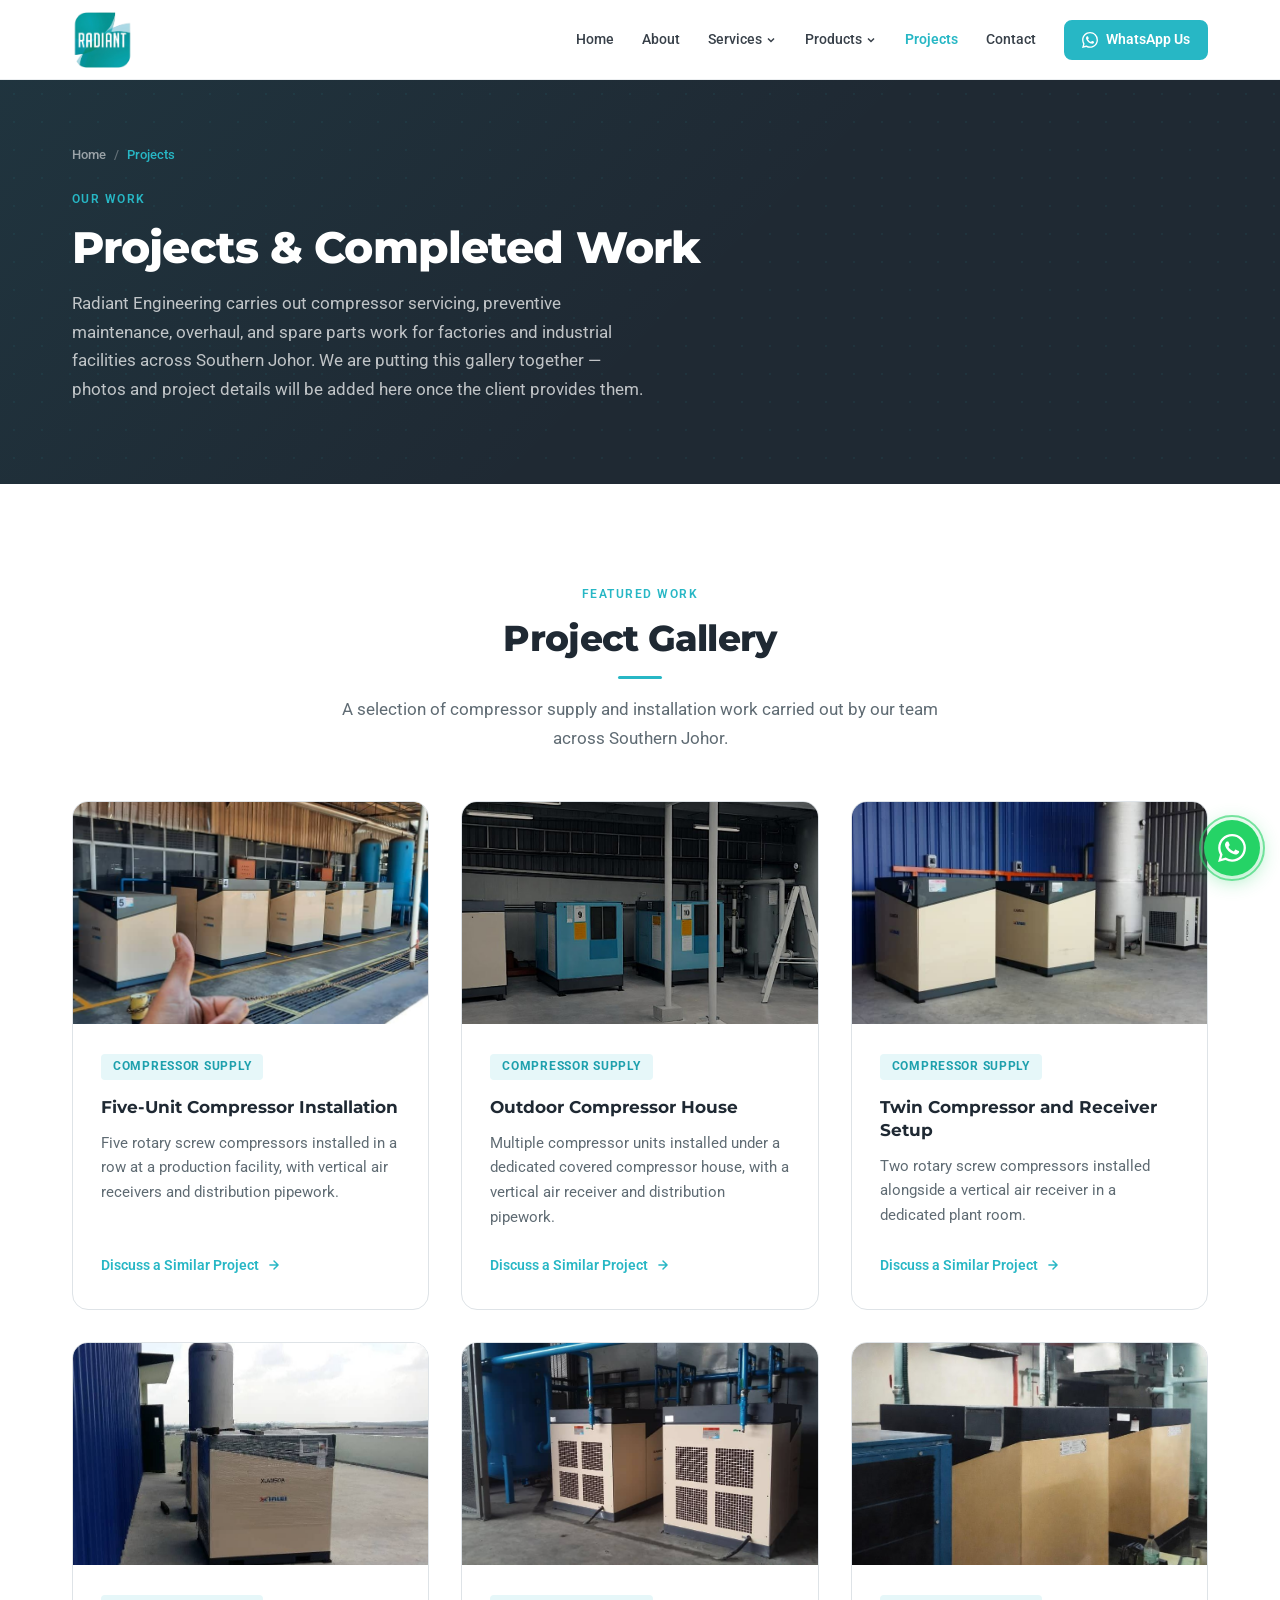
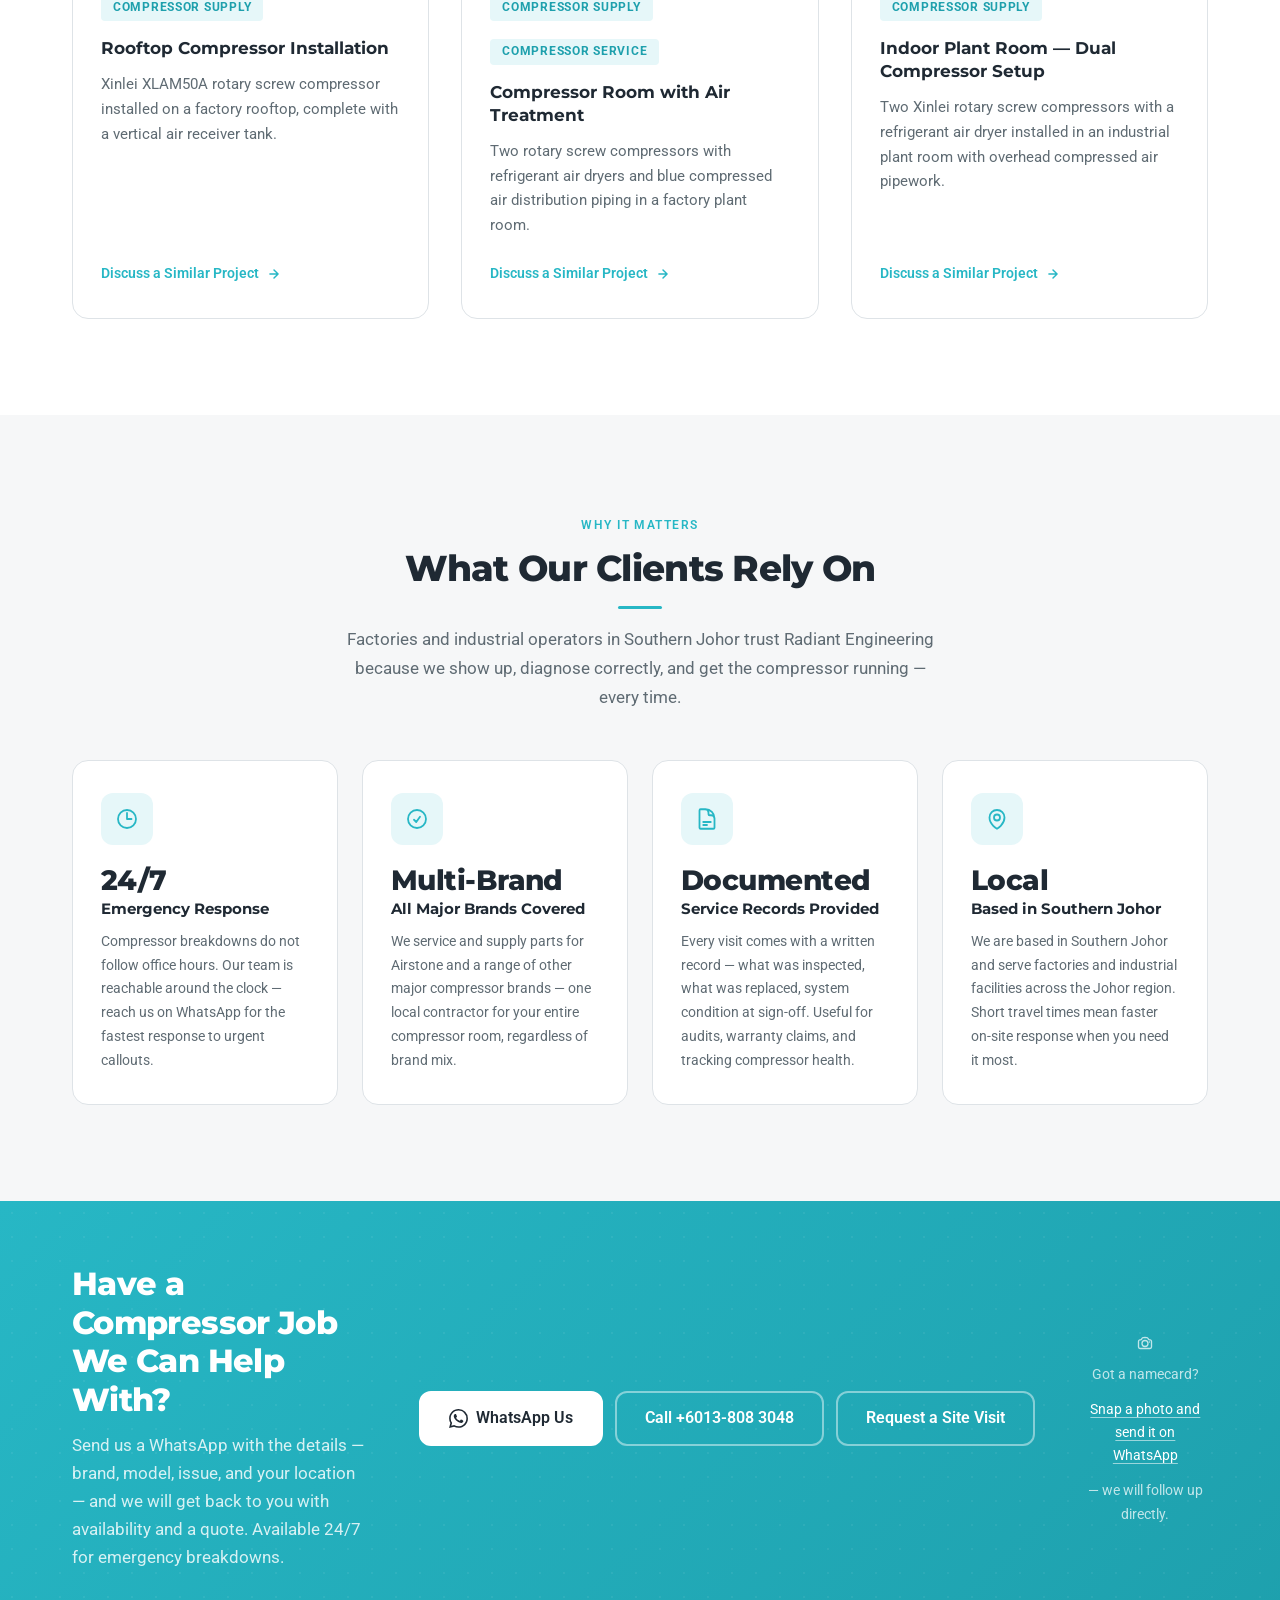
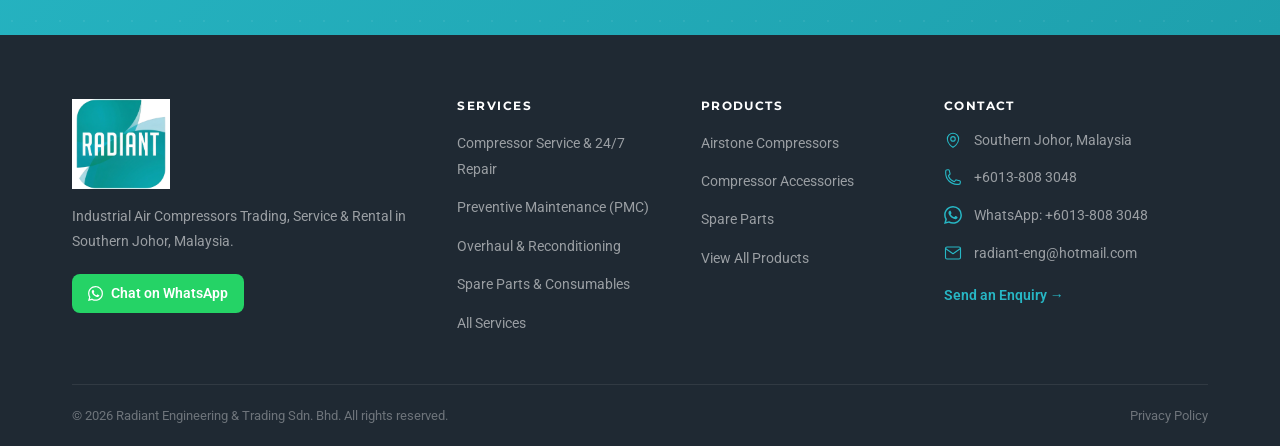
<file: projects.html>
﻿<!DOCTYPE html>
<html lang="en">
<head>
    <meta charset="UTF-8">
    <link rel="icon" type="image/png" sizes="32x32" href="/assets/brand/favicon/favicon-32x32.png">
    <link rel="icon" type="image/png" sizes="16x16" href="/assets/brand/favicon/favicon-16x16.png">
    <link rel="apple-touch-icon" sizes="180x180" href="/assets/brand/favicon/apple-touch-icon.png">
    <meta name="viewport" content="width=device-width, initial-scale=1.0">
    <title>Projects — Radiant Engineering | Industrial Compressor Work in Johor</title>
    <meta name="description" content="Radiant Engineering carries out compressor servicing, preventive maintenance, overhaul, and spare parts work for factories and industrial facilities across Southern Johor. Project gallery coming soon.">
    <meta name="robots" content="index, follow">
    <link rel="canonical" href="https://www.radiantcompressor.com.my/projects.html">

    <!-- Open Graph -->
    <meta property="og:title" content="Projects — Radiant Engineering | Industrial Compressor Work in Johor">
    <meta property="og:description" content="Radiant Engineering carries out compressor servicing, preventive maintenance, overhaul, and spare parts work for factories and industrial facilities across Southern Johor.">
    <meta property="og:type" content="website">
    <meta property="og:url" content="https://www.radiantcompressor.com.my/projects.html">

    <!-- Fonts: Montserrat (headings) + Roboto (body) -->
    <link rel="preconnect" href="https://fonts.googleapis.com">
    <link rel="preconnect" href="https://fonts.gstatic.com" crossorigin>
    <link href="https://fonts.googleapis.com/css2?family=Montserrat:wght@600;700;800&family=Roboto:wght@400;500;600&display=swap" rel="stylesheet">

    <!-- Stylesheet -->
    <link rel="stylesheet" href="/css/styles.css">
    <script type="application/ld+json">
    {
        "@context": "https://schema.org",
        "@type": "CollectionPage",
        "name": "Projects — Radiant Engineering",
        "description": "Compressor servicing, preventive maintenance, overhaul, and spare parts work carried out by Radiant Engineering & Trading Sdn. Bhd. across Southern Johor.",
        "url": "https://www.radiantcompressor.com.my/projects.html",
        "provider": {
            "@type": "LocalBusiness",
            "name": "Radiant Engineering & Trading Sdn. Bhd.",
            "url": "https://www.radiantcompressor.com.my",
            "telephone": "+60138083048",
            "areaServed": {
                "@type": "State",
                "name": "Johor"
            }
        }
    }
    </script>
</head>
<body>

<!-- Skip to content -->
<a href="#main-content" class="skip-link">Skip to main content</a>

<!-- =============================================================
     HEADER
     ============================================================= -->
<header class="site-header" id="site-header">
    <div class="container">
        <div class="header-inner">

            <!-- Logo -->
            <a href="index.html" class="logo" aria-label="Radiant Engineering &#x2014; Home">
                <img
                    src="/assets/brand/logo/logo-primary.png"
                    alt="Radiant Engineering"
                    class="logo-img"
                    width="160" height="48"
                >
                <span class="logo-fallback" id="logo-fallback">
                    <span class="logo-primary">RADIANT</span><span class="logo-sep"></span><span class="logo-secondary">ENGINEERING</span>
                </span>
            </a>

            <!-- Desktop Navigation -->
            <nav class="main-nav" id="main-nav" aria-label="Main navigation">
                <ul class="nav-list">
                    <li><a href="index.html" class="nav-link">Home</a></li>
                    <li><a href="about.html" class="nav-link">About</a></li>
                    <li class="nav-item has-dropdown">
                        <a href="services.html" class="nav-link">
                            Services
                            <svg class="nav-chevron" viewBox="0 0 16 16" fill="none" stroke="currentColor" stroke-width="2" aria-hidden="true"><path d="M4 6l4 4 4-4"/></svg>
                        </a>
                        <ul class="dropdown" role="menu">
                            <li role="menuitem"><a href="services/compressor-service.html">Compressor Service &amp; 24/7 Repair</a></li>
                            <li role="menuitem"><a href="services/preventive-maintenance.html">Preventive Maintenance (PMC)</a></li>
                            <li role="menuitem"><a href="services/overhaul-reconditioning.html">Overhaul &amp; Reconditioning</a></li>
                            <li role="menuitem"><a href="services/spare-parts.html">Spare Parts &amp; Consumables</a></li>
                        </ul>
                    </li>
                    <li class="nav-item has-dropdown">
                        <a href="products.html" class="nav-link">
                            Products
                            <svg class="nav-chevron" viewBox="0 0 16 16" fill="none" stroke="currentColor" stroke-width="2" aria-hidden="true"><path d="M4 6l4 4 4-4"/></svg>
                        </a>
                        <ul class="dropdown" role="menu">
                            <li role="menuitem"><a href="products/airstone.html">Airstone Compressors</a></li>
                            <li role="menuitem"><a href="products/compressor-accessories.html">Compressor Accessories</a></li>
                            <li role="menuitem"><a href="products/spare-parts.html">Spare Parts</a></li>
                        </ul>
                    </li>
                    <li><a href="projects.html" class="nav-link is-active" aria-current="page">Projects</a></li>
                    <li><a href="contact.html" class="nav-link">Contact</a></li>
                </ul>
            </nav>

            <!-- Header CTA -->
            <a href="https://wa.me/60138083048?text=Hi%20Radiant%2C%20I%20would%20like%20to%20enquire%20about%20your%20services." class="btn btn-whatsapp" target="_blank" rel="noopener noreferrer">
                <svg width="16" height="16" viewBox="0 0 24 24" fill="currentColor" aria-hidden="true"><path d="M17.472 14.382c-.297-.149-1.758-.867-2.03-.967-.273-.099-.471-.148-.67.15-.197.297-.767.966-.94 1.164-.173.199-.347.223-.644.075-.297-.15-1.255-.463-2.39-1.475-.883-.788-1.48-1.761-1.653-2.059-.173-.297-.018-.458.13-.606.134-.133.298-.347.446-.52.149-.174.198-.298.298-.497.099-.198.05-.371-.025-.52-.075-.149-.669-1.612-.916-2.207-.242-.579-.487-.5-.669-.51-.173-.008-.371-.01-.57-.01-.198 0-.52.074-.792.372-.272.297-1.04 1.016-1.04 2.479 0 1.462 1.065 2.875 1.213 3.074.149.198 2.096 3.2 5.077 4.487.709.306 1.262.489 1.694.625.712.227 1.36.195 1.871.118.571-.085 1.758-.719 2.006-1.413.248-.694.248-1.289.173-1.413-.074-.124-.272-.198-.57-.347m-5.421 7.403h-.004a9.87 9.87 0 01-5.031-1.378l-.361-.214-3.741.982.998-3.648-.235-.374a9.86 9.86 0 01-1.51-5.26c.001-5.45 4.436-9.884 9.888-9.884 2.64 0 5.122 1.03 6.988 2.898a9.825 9.825 0 012.893 6.994c-.003 5.45-4.437 9.884-9.885 9.884m8.413-18.297A11.815 11.815 0 0012.05 0C5.495 0 .16 5.335.157 11.892c0 2.096.547 4.142 1.588 5.945L.057 24l6.305-1.654a11.882 11.882 0 005.683 1.448h.005c6.554 0 11.89-5.335 11.893-11.893a11.821 11.821 0 00-3.48-8.413z"/></svg>
                WhatsApp Us
            </a>

            <!-- Mobile toggle -->
            <button class="nav-toggle" id="nav-toggle" aria-label="Open navigation menu" aria-expanded="false" aria-controls="main-nav">
                <span class="hamburger-bar"></span>
                <span class="hamburger-bar"></span>
                <span class="hamburger-bar"></span>
            </button>

        </div>
    </div>
</header>

<main id="main-content">

    <!-- =========================================================
         PAGE HERO
         ========================================================= -->
    <section class="page-hero" aria-labelledby="page-hero-heading">
        <div class="container">
            <nav class="breadcrumb" aria-label="Breadcrumb">
                <ol class="breadcrumb-list">
                    <li class="breadcrumb-item"><a href="index.html">Home</a></li>
                    <li class="breadcrumb-item breadcrumb-item--current" aria-current="page">Projects</li>
                </ol>
            </nav>
            <div class="page-hero-content">
                <p class="section-eyebrow">Our Work</p>
                <h1 id="page-hero-heading" class="page-hero-title">Projects &amp; Completed Work</h1>
                <p class="page-hero-desc">Radiant Engineering carries out compressor servicing, preventive maintenance, overhaul, and spare parts work for factories and industrial facilities across Southern Johor. We are putting this gallery together &#x2014; photos and project details will be added here once the client provides them.</p>
            </div>
        </div>
    </section>


    <!-- =========================================================
         PROJECT GALLERY GRID
         ========================================================= -->
    <section class="section proj-gallery-section" aria-labelledby="proj-gallery-heading">
        <div class="container">
            <header class="section-header">
                <p class="section-eyebrow">Featured Work</p>
                <h2 id="proj-gallery-heading" class="section-title">Project Gallery</h2>
                <p class="section-desc">A selection of compressor supply and installation work carried out by our team across Southern Johor.</p>
            </header>

            <div class="proj-grid">

                <!-- Card 1 -->
                <article class="proj-card">
                    <div class="proj-card-img">
                        <img src="images/projects/proj-1.jpeg" alt="Five rotary screw compressors installed in a row at a factory, with vertical air receivers behind" loading="lazy">
                    </div>
                    <div class="proj-card-body">
                        <div class="proj-card-tags">
                            <span class="proj-card-tag">Compressor Supply</span>
                        </div>
                        <h3 class="proj-card-title">Five-Unit Compressor Installation</h3>
                        <p class="proj-card-desc">Five rotary screw compressors installed in a row at a production facility, with vertical air receivers and distribution pipework.</p>
                        <a href="contact.html" class="proj-card-link">
                            Discuss a Similar Project
                            <svg width="14" height="14" viewBox="0 0 24 24" fill="none" stroke="currentColor" stroke-width="2.5" stroke-linecap="round" stroke-linejoin="round" aria-hidden="true"><path d="M5 12h14M12 5l7 7-7 7"/></svg>
                        </a>
                    </div>
                </article>

                <!-- Card 2 -->
                <article class="proj-card">
                    <div class="proj-card-img">
                        <img src="images/projects/proj-2.jpeg" alt="Three air compressors numbered 9 and 10 installed under a covered outdoor compressor house with air receiver" loading="lazy">
                    </div>
                    <div class="proj-card-body">
                        <div class="proj-card-tags">
                            <span class="proj-card-tag">Compressor Supply</span>
                        </div>
                        <h3 class="proj-card-title">Outdoor Compressor House</h3>
                        <p class="proj-card-desc">Multiple compressor units installed under a dedicated covered compressor house, with a vertical air receiver and distribution pipework.</p>
                        <a href="contact.html" class="proj-card-link">
                            Discuss a Similar Project
                            <svg width="14" height="14" viewBox="0 0 24 24" fill="none" stroke="currentColor" stroke-width="2.5" stroke-linecap="round" stroke-linejoin="round" aria-hidden="true"><path d="M5 12h14M12 5l7 7-7 7"/></svg>
                        </a>
                    </div>
                </article>

                <!-- Card 3 -->
                <article class="proj-card">
                    <div class="proj-card-img">
                        <img src="images/projects/proj-3.jpeg" alt="Two rotary screw compressors with a vertical air receiver installed in a factory unit" loading="lazy">
                    </div>
                    <div class="proj-card-body">
                        <div class="proj-card-tags">
                            <span class="proj-card-tag">Compressor Supply</span>
                        </div>
                        <h3 class="proj-card-title">Twin Compressor and Receiver Setup</h3>
                        <p class="proj-card-desc">Two rotary screw compressors installed alongside a vertical air receiver in a dedicated plant room.</p>
                        <a href="contact.html" class="proj-card-link">
                            Discuss a Similar Project
                            <svg width="14" height="14" viewBox="0 0 24 24" fill="none" stroke="currentColor" stroke-width="2.5" stroke-linecap="round" stroke-linejoin="round" aria-hidden="true"><path d="M5 12h14M12 5l7 7-7 7"/></svg>
                        </a>
                    </div>
                </article>

                <!-- Card 4 -->
                <article class="proj-card">
                    <div class="proj-card-img">
                        <img src="images/projects/proj-4.jpeg" alt="Xinlei XLAM50A rotary screw compressor installed on a factory rooftop with a vertical air receiver" loading="lazy">
                    </div>
                    <div class="proj-card-body">
                        <div class="proj-card-tags">
                            <span class="proj-card-tag">Compressor Supply</span>
                        </div>
                        <h3 class="proj-card-title">Rooftop Compressor Installation</h3>
                        <p class="proj-card-desc">Xinlei XLAM50A rotary screw compressor installed on a factory rooftop, complete with a vertical air receiver tank.</p>
                        <a href="contact.html" class="proj-card-link">
                            Discuss a Similar Project
                            <svg width="14" height="14" viewBox="0 0 24 24" fill="none" stroke="currentColor" stroke-width="2.5" stroke-linecap="round" stroke-linejoin="round" aria-hidden="true"><path d="M5 12h14M12 5l7 7-7 7"/></svg>
                        </a>
                    </div>
                </article>

                <!-- Card 5 -->
                <article class="proj-card">
                    <div class="proj-card-img">
                        <img src="images/projects/proj-5.jpeg" alt="Two rotary screw compressors with refrigerant air dryers and blue compressed air distribution piping in a factory plant room" loading="lazy">
                    </div>
                    <div class="proj-card-body">
                        <div class="proj-card-tags">
                            <span class="proj-card-tag">Compressor Supply</span>
                            <span class="proj-card-tag">Compressor Service</span>
                        </div>
                        <h3 class="proj-card-title">Compressor Room with Air Treatment</h3>
                        <p class="proj-card-desc">Two rotary screw compressors with refrigerant air dryers and blue compressed air distribution piping in a factory plant room.</p>
                        <a href="contact.html" class="proj-card-link">
                            Discuss a Similar Project
                            <svg width="14" height="14" viewBox="0 0 24 24" fill="none" stroke="currentColor" stroke-width="2.5" stroke-linecap="round" stroke-linejoin="round" aria-hidden="true"><path d="M5 12h14M12 5l7 7-7 7"/></svg>
                        </a>
                    </div>
                </article>

                <!-- Card 6 -->
                <article class="proj-card">
                    <div class="proj-card-img">
                        <img src="images/projects/proj-6.jpeg" alt="Two Xinlei rotary screw compressors with a refrigerant air dryer installed in an indoor industrial plant room" loading="lazy">
                    </div>
                    <div class="proj-card-body">
                        <div class="proj-card-tags">
                            <span class="proj-card-tag">Compressor Supply</span>
                        </div>
                        <h3 class="proj-card-title">Indoor Plant Room — Dual Compressor Setup</h3>
                        <p class="proj-card-desc">Two Xinlei rotary screw compressors with a refrigerant air dryer installed in an industrial plant room with overhead compressed air pipework.</p>
                        <a href="contact.html" class="proj-card-link">
                            Discuss a Similar Project
                            <svg width="14" height="14" viewBox="0 0 24 24" fill="none" stroke="currentColor" stroke-width="2.5" stroke-linecap="round" stroke-linejoin="round" aria-hidden="true"><path d="M5 12h14M12 5l7 7-7 7"/></svg>
                        </a>
                    </div>
                </article>

            </div>
        </div>
    </section>


    <!-- =========================================================
         WHY IT MATTERS (gray-50)
         ========================================================= -->
    <section class="section proj-proof-section" aria-labelledby="proj-proof-heading">
        <div class="container">
            <header class="section-header">
                <p class="section-eyebrow">Why It Matters</p>
                <h2 id="proj-proof-heading" class="section-title">What Our Clients Rely On</h2>
                <p class="section-desc">Factories and industrial operators in Southern Johor trust Radiant Engineering because we show up, diagnose correctly, and get the compressor running &#x2014; every time.</p>
            </header>

            <div class="proj-proof-grid">

                <div class="proj-proof-card">
                    <div class="proj-proof-icon">
                        <svg viewBox="0 0 24 24" fill="none" stroke="currentColor" stroke-width="1.8" aria-hidden="true"><path stroke-linecap="round" stroke-linejoin="round" d="M12 6v6h4.5m4.5 0a9 9 0 11-18 0 9 9 0 0118 0z"/></svg>
                    </div>
                    <div class="proj-proof-stat">24/7</div>
                    <h3 class="proj-proof-label">Emergency Response</h3>
                    <p class="proj-proof-desc">Compressor breakdowns do not follow office hours. Our team is reachable around the clock &#x2014; reach us on WhatsApp for the fastest response to urgent callouts.</p>
                </div>

                <div class="proj-proof-card">
                    <div class="proj-proof-icon">
                        <svg viewBox="0 0 24 24" fill="none" stroke="currentColor" stroke-width="1.8" aria-hidden="true"><path stroke-linecap="round" stroke-linejoin="round" d="M9 12.75L11.25 15 15 9.75M21 12a9 9 0 11-18 0 9 9 0 0118 0z"/></svg>
                    </div>
                    <div class="proj-proof-stat">Multi-Brand</div>
                    <h3 class="proj-proof-label">All Major Brands Covered</h3>
                    <p class="proj-proof-desc">We service and supply parts for Airstone and a range of other major compressor brands &#x2014; one local contractor for your entire compressor room, regardless of brand mix.</p>
                </div>

                <div class="proj-proof-card">
                    <div class="proj-proof-icon">
                        <svg viewBox="0 0 24 24" fill="none" stroke="currentColor" stroke-width="1.8" aria-hidden="true"><path stroke-linecap="round" stroke-linejoin="round" d="M19.5 14.25v-2.625a3.375 3.375 0 00-3.375-3.375h-1.5A1.125 1.125 0 0113.5 7.125v-1.5a3.375 3.375 0 00-3.375-3.375H8.25m0 12.75h7.5m-7.5 3H12M10.5 2.25H5.625c-.621 0-1.125.504-1.125 1.125v17.25c0 .621.504 1.125 1.125 1.125h12.75c.621 0 1.125-.504 1.125-1.125V11.25a9 9 0 00-9-9z"/></svg>
                    </div>
                    <div class="proj-proof-stat">Documented</div>
                    <h3 class="proj-proof-label">Service Records Provided</h3>
                    <p class="proj-proof-desc">Every visit comes with a written record &#x2014; what was inspected, what was replaced, system condition at sign-off. Useful for audits, warranty claims, and tracking compressor health.</p>
                </div>

                <div class="proj-proof-card">
                    <div class="proj-proof-icon">
                        <svg viewBox="0 0 24 24" fill="none" stroke="currentColor" stroke-width="1.8" aria-hidden="true"><path stroke-linecap="round" stroke-linejoin="round" d="M15 10.5a3 3 0 11-6 0 3 3 0 016 0z"/><path stroke-linecap="round" stroke-linejoin="round" d="M19.5 10.5c0 7.142-7.5 11.25-7.5 11.25S4.5 17.642 4.5 10.5a7.5 7.5 0 1115 0z"/></svg>
                    </div>
                    <div class="proj-proof-stat">Local</div>
                    <h3 class="proj-proof-label">Based in Southern Johor</h3>
                    <p class="proj-proof-desc">We are based in Southern Johor and serve factories and industrial facilities across the Johor region. Short travel times mean faster on-site response when you need it most.</p>
                </div>

            </div>
        </div>
    </section>


    <!-- =========================================================
         CTA STRIP
         ========================================================= -->
    <section class="cta-strip" aria-labelledby="cta-projects-heading">
        <div class="container">
            <div class="cta-inner">
                <div class="cta-text">
                    <h2 id="cta-projects-heading" class="cta-heading">Have a Compressor Job We Can Help With?</h2>
                    <p class="cta-desc">Send us a WhatsApp with the details &#x2014; brand, model, issue, and your location &#x2014; and we will get back to you with availability and a quote. Available 24/7 for emergency breakdowns.</p>
                </div>
                <div class="cta-actions">
                    <a href="https://wa.me/60138083048?text=Hi%20Radiant%2C%20I%20would%20like%20to%20enquire%20about%20a%20project." class="btn btn-cta-primary" target="_blank" rel="noopener noreferrer">
                        <svg width="19" height="19" viewBox="0 0 24 24" fill="currentColor" aria-hidden="true"><path d="M17.472 14.382c-.297-.149-1.758-.867-2.03-.967-.273-.099-.471-.148-.67.15-.197.297-.767.966-.94 1.164-.173.199-.347.223-.644.075-.297-.15-1.255-.463-2.39-1.475-.883-.788-1.48-1.761-1.653-2.059-.173-.297-.018-.458.13-.606.134-.133.298-.347.446-.52.149-.174.198-.298.298-.497.099-.198.05-.371-.025-.52-.075-.149-.669-1.612-.916-2.207-.242-.579-.487-.5-.669-.51-.173-.008-.371-.01-.57-.01-.198 0-.52.074-.792.372-.272.297-1.04 1.016-1.04 2.479 0 1.462 1.065 2.875 1.213 3.074.149.198 2.096 3.2 5.077 4.487.709.306 1.262.489 1.694.625.712.227 1.36.195 1.871.118.571-.085 1.758-.719 2.006-1.413.248-.694.248-1.289.173-1.413-.074-.124-.272-.198-.57-.347m-5.421 7.403h-.004a9.87 9.87 0 01-5.031-1.378l-.361-.214-3.741.982.998-3.648-.235-.374a9.86 9.86 0 01-1.51-5.26c.001-5.45 4.436-9.884 9.888-9.884 2.64 0 5.122 1.03 6.988 2.898a9.825 9.825 0 012.893 6.994c-.003 5.45-4.437 9.884-9.885 9.884m8.413-18.297A11.815 11.815 0 0012.05 0C5.495 0 .16 5.335.157 11.892c0 2.096.547 4.142 1.588 5.945L.057 24l6.305-1.654a11.882 11.882 0 005.683 1.448h.005c6.554 0 11.89-5.335 11.893-11.893a11.821 11.821 0 00-3.48-8.413z"/></svg>
                        WhatsApp Us
                    </a>
                    <a href="tel:+60138083048" class="btn btn-cta-secondary">Call +6013-808 3048</a>
                    <a href="contact.html" class="btn btn-cta-secondary">Request a Site Visit</a>
                </div>
                <p class="cta-namecard">
                    <svg width="16" height="16" viewBox="0 0 24 24" fill="none" stroke="currentColor" stroke-width="2" aria-hidden="true"><path stroke-linecap="round" stroke-linejoin="round" d="M6.827 6.175A2.31 2.31 0 015.186 7.23c-.38.054-.757.112-1.134.175C2.999 7.58 2.25 8.507 2.25 9.574V18a2.25 2.25 0 002.25 2.25h15A2.25 2.25 0 0021.75 18V9.574c0-1.067-.75-1.994-1.802-2.169a47.865 47.865 0 00-1.134-.175 2.31 2.31 0 01-1.64-1.055l-.822-1.316a2.192 2.192 0 00-1.736-1.039 48.774 48.774 0 00-5.232 0 2.192 2.192 0 00-1.736 1.039l-.821 1.316z"/><path stroke-linecap="round" stroke-linejoin="round" d="M16.5 12.75a4.5 4.5 0 11-9 0 4.5 4.5 0 019 0zM18.75 10.5h.008v.008h-.008V10.5z"/></svg>
                    Got a namecard? <a href="https://wa.me/60138083048?text=Hi%20Radiant%2C%20I%27d%20like%20to%20enquire.%20Here%20is%20my%20namecard." target="_blank" rel="noopener noreferrer">Snap a photo and send it on WhatsApp</a> &#x2014; we will follow up directly.
                </p>
            </div>
        </div>
    </section>


</main>


<!-- =============================================================
     FOOTER
     ============================================================= -->
<footer class="site-footer" aria-label="Site footer">
    <div class="container">
        <div class="footer-grid">

            <!-- Brand -->
            <div class="footer-col footer-col--brand">
                <a href="index.html" class="footer-logo">
                    <img src="/assets/brand/logo/logo-primary.png" alt="Radiant Engineering" width="140" height="42">
                    <span class="footer-logo-fallback" id="footer-logo-fallback">RADIANT ENGINEERING</span>
                </a>
                <p class="footer-tagline">Industrial Air Compressors Trading, Service &amp; Rental in Southern Johor, Malaysia.</p>
                <a href="https://wa.me/60138083048?text=Hi%20Radiant%2C%20I%20would%20like%20to%20enquire%20about%20your%20services." class="footer-wa-btn" target="_blank" rel="noopener noreferrer">
                    <svg width="15" height="15" viewBox="0 0 24 24" fill="currentColor" aria-hidden="true"><path d="M17.472 14.382c-.297-.149-1.758-.867-2.03-.967-.273-.099-.471-.148-.67.15-.197.297-.767.966-.94 1.164-.173.199-.347.223-.644.075-.297-.15-1.255-.463-2.39-1.475-.883-.788-1.48-1.761-1.653-2.059-.173-.297-.018-.458.13-.606.134-.133.298-.347.446-.52.149-.174.198-.298.298-.497.099-.198.05-.371-.025-.52-.075-.149-.669-1.612-.916-2.207-.242-.579-.487-.5-.669-.51-.173-.008-.371-.01-.57-.01-.198 0-.52.074-.792.372-.272.297-1.04 1.016-1.04 2.479 0 1.462 1.065 2.875 1.213 3.074.149.198 2.096 3.2 5.077 4.487.709.306 1.262.489 1.694.625.712.227 1.36.195 1.871.118.571-.085 1.758-.719 2.006-1.413.248-.694.248-1.289.173-1.413-.074-.124-.272-.198-.57-.347m-5.421 7.403h-.004a9.87 9.87 0 01-5.031-1.378l-.361-.214-3.741.982.998-3.648-.235-.374a9.86 9.86 0 01-1.51-5.26c.001-5.45 4.436-9.884 9.888-9.884 2.64 0 5.122 1.03 6.988 2.898a9.825 9.825 0 012.893 6.994c-.003 5.45-4.437 9.884-9.885 9.884m8.413-18.297A11.815 11.815 0 0012.05 0C5.495 0 .16 5.335.157 11.892c0 2.096.547 4.142 1.588 5.945L.057 24l6.305-1.654a11.882 11.882 0 005.683 1.448h.005c6.554 0 11.89-5.335 11.893-11.893a11.821 11.821 0 00-3.48-8.413z"/></svg>
                    Chat on WhatsApp
                </a>
            </div>

            <!-- Services -->
            <div class="footer-col">
                <h3 class="footer-heading">Services</h3>
                <ul class="footer-links">
                    <li><a href="services/compressor-service.html">Compressor Service &amp; 24/7 Repair</a></li>
                    <li><a href="services/preventive-maintenance.html">Preventive Maintenance (PMC)</a></li>
                    <li><a href="services/overhaul-reconditioning.html">Overhaul &amp; Reconditioning</a></li>
                    <li><a href="services/spare-parts.html">Spare Parts &amp; Consumables</a></li>
                    <li><a href="services.html">All Services</a></li>
                </ul>
            </div>

            <!-- Products -->
            <div class="footer-col">
                <h3 class="footer-heading">Products</h3>
                <ul class="footer-links">
                    <li><a href="products/airstone.html">Airstone Compressors</a></li>
                    <li><a href="products/compressor-accessories.html">Compressor Accessories</a></li>
                    <li><a href="products/spare-parts.html">Spare Parts</a></li>
                    <li><a href="products.html">View All Products</a></li>
                </ul>
            </div>

            <!-- Contact -->
            <div class="footer-col">
                <h3 class="footer-heading">Contact</h3>
                <ul class="footer-contact-list">
                    <li>
                        <svg class="footer-contact-icon" viewBox="0 0 24 24" fill="none" stroke="currentColor" stroke-width="1.5" aria-hidden="true"><path stroke-linecap="round" stroke-linejoin="round" d="M15 10.5a3 3 0 11-6 0 3 3 0 016 0z"/><path stroke-linecap="round" stroke-linejoin="round" d="M19.5 10.5c0 7.142-7.5 11.25-7.5 11.25S4.5 17.642 4.5 10.5a7.5 7.5 0 1115 0z"/></svg>
                        <span>Southern Johor, Malaysia</span>
                    </li>
                    <li>
                        <svg class="footer-contact-icon" viewBox="0 0 24 24" fill="none" stroke="currentColor" stroke-width="1.5" aria-hidden="true"><path stroke-linecap="round" stroke-linejoin="round" d="M2.25 6.75c0 8.284 6.716 15 15 15h2.25a2.25 2.25 0 002.25-2.25v-1.372c0-.516-.351-.966-.852-1.091l-4.423-1.106c-.44-.11-.902.055-1.173.417l-.97 1.293c-.282.376-.769.542-1.21.38a12.035 12.035 0 01-7.143-7.143c-.162-.441.004-.928.38-1.21l1.293-.97c.363-.271.527-.734.417-1.173L6.963 3.102a1.125 1.125 0 00-1.091-.852H4.5A2.25 2.25 0 002.25 4.5v2.25z"/></svg>
                        <a href="tel:+60138083048">+6013-808 3048</a>
                    </li>
                    <li>
                        <svg class="footer-contact-icon" viewBox="0 0 24 24" fill="currentColor" aria-hidden="true"><path d="M17.472 14.382c-.297-.149-1.758-.867-2.03-.967-.273-.099-.471-.148-.67.15-.197.297-.767.966-.94 1.164-.173.199-.347.223-.644.075-.297-.15-1.255-.463-2.39-1.475-.883-.788-1.48-1.761-1.653-2.059-.173-.297-.018-.458.13-.606.134-.133.298-.347.446-.52.149-.174.198-.298.298-.497.099-.198.05-.371-.025-.52-.075-.149-.669-1.612-.916-2.207-.242-.579-.487-.5-.669-.51-.173-.008-.371-.01-.57-.01-.198 0-.52.074-.792.372-.272.297-1.04 1.016-1.04 2.479 0 1.462 1.065 2.875 1.213 3.074.149.198 2.096 3.2 5.077 4.487.709.306 1.262.489 1.694.625.712.227 1.36.195 1.871.118.571-.085 1.758-.719 2.006-1.413.248-.694.248-1.289.173-1.413-.074-.124-.272-.198-.57-.347m-5.421 7.403h-.004a9.87 9.87 0 01-5.031-1.378l-.361-.214-3.741.982.998-3.648-.235-.374a9.86 9.86 0 01-1.51-5.26c.001-5.45 4.436-9.884 9.888-9.884 2.64 0 5.122 1.03 6.988 2.898a9.825 9.825 0 012.893 6.994c-.003 5.45-4.437 9.884-9.885 9.884m8.413-18.297A11.815 11.815 0 0012.05 0C5.495 0 .16 5.335.157 11.892c0 2.096.547 4.142 1.588 5.945L.057 24l6.305-1.654a11.882 11.882 0 005.683 1.448h.005c6.554 0 11.89-5.335 11.893-11.893a11.821 11.821 0 00-3.48-8.413z"/></svg>
                        <a href="https://wa.me/60138083048" target="_blank" rel="noopener noreferrer">WhatsApp: +6013-808 3048</a>
                    </li>
                    <li>
                        <svg class="footer-contact-icon" viewBox="0 0 24 24" fill="none" stroke="currentColor" stroke-width="1.5" aria-hidden="true"><path stroke-linecap="round" stroke-linejoin="round" d="M4 4h16c1.1 0 2 .9 2 2v12c0 1.1-.9 2-2 2H4c-1.1 0-2-.9-2-2V6c0-1.1.9-2 2-2z"/><polyline stroke-linecap="round" stroke-linejoin="round" points="22,6 12,13 2,6"/></svg>
                        <a href="mailto:radiant-eng@hotmail.com">radiant-eng@hotmail.com</a>
                    </li>
                </ul>
                <a href="contact.html" class="footer-contact-cta">Send an Enquiry &rarr;</a>
            </div>

        </div>

        <div class="footer-bottom">
            <p class="footer-copyright">&copy; <span id="current-year"></span> Radiant Engineering &amp; Trading Sdn. Bhd. All rights reserved.</p>
            <nav class="footer-legal" aria-label="Legal">
                <a href="privacy.html">Privacy Policy</a>
            </nav>
        </div>
    </div>
</footer>


<!-- =============================================================
     FLOATING WHATSAPP
     ============================================================= -->
<a href="https://wa.me/60138083048?text=Hi%20Radiant%2C%20I%20would%20like%20to%20enquire%20about%20your%20services."
   class="whatsapp-float"
   target="_blank"
   rel="noopener noreferrer"
   aria-label="Chat with us on WhatsApp &#x2014; +6013-808 3048">
    <svg viewBox="0 0 24 24" fill="currentColor" aria-hidden="true"><path d="M17.472 14.382c-.297-.149-1.758-.867-2.03-.967-.273-.099-.471-.148-.67.15-.197.297-.767.966-.94 1.164-.173.199-.347.223-.644.075-.297-.15-1.255-.463-2.39-1.475-.883-.788-1.48-1.761-1.653-2.059-.173-.297-.018-.458.13-.606.134-.133.298-.347.446-.52.149-.174.198-.298.298-.497.099-.198.05-.371-.025-.52-.075-.149-.669-1.612-.916-2.207-.242-.579-.487-.5-.669-.51-.173-.008-.371-.01-.57-.01-.198 0-.52.074-.792.372-.272.297-1.04 1.016-1.04 2.479 0 1.462 1.065 2.875 1.213 3.074.149.198 2.096 3.2 5.077 4.487.709.306 1.262.489 1.694.625.712.227 1.36.195 1.871.118.571-.085 1.758-.719 2.006-1.413.248-.694.248-1.289.173-1.413-.074-.124-.272-.198-.57-.347m-5.421 7.403h-.004a9.87 9.87 0 01-5.031-1.378l-.361-.214-3.741.982.998-3.648-.235-.374a9.86 9.86 0 01-1.51-5.26c.001-5.45 4.436-9.884 9.888-9.884 2.64 0 5.122 1.03 6.988 2.898a9.825 9.825 0 012.893 6.994c-.003 5.45-4.437 9.884-9.885 9.884m8.413-18.297A11.815 11.815 0 0012.05 0C5.495 0 .16 5.335.157 11.892c0 2.096.547 4.142 1.588 5.945L.057 24l6.305-1.654a11.882 11.882 0 005.683 1.448h.005c6.554 0 11.89-5.335 11.893-11.893a11.821 11.821 0 00-3.48-8.413z"/></svg>
</a>


<!-- =============================================================
     SCRIPTS
     ============================================================= -->
<script>
    // Copyright year
    document.getElementById('current-year').textContent = new Date().getFullYear();

    // Mobile nav toggle
    const navToggle  = document.getElementById('nav-toggle');
    const mainNav    = document.getElementById('main-nav');
    const siteHeader = document.getElementById('site-header');

    navToggle.addEventListener('click', function () {
        const isOpen = mainNav.classList.toggle('is-open');
        navToggle.classList.toggle('is-open', isOpen);
        navToggle.setAttribute('aria-expanded', String(isOpen));
        navToggle.setAttribute('aria-label', isOpen ? 'Close navigation menu' : 'Open navigation menu');
    });

    document.addEventListener('click', function (e) {
        if (!siteHeader.contains(e.target) && mainNav.classList.contains('is-open')) {
            mainNav.classList.remove('is-open');
            navToggle.classList.remove('is-open');
            navToggle.setAttribute('aria-expanded', 'false');
            navToggle.setAttribute('aria-label', 'Open navigation menu');
        }
    });

    // Sticky header shadow
    window.addEventListener('scroll', function () {
        siteHeader.classList.toggle('is-scrolled', window.scrollY > 8);
    }, { passive: true });

    // Mobile dropdown toggle
    document.querySelectorAll('.has-dropdown').forEach(function(item) {
        var link = item.querySelector('.nav-link');
        link.addEventListener('click', function(e) {
            if (window.innerWidth < 1024) {
                e.preventDefault();
                item.classList.toggle('is-open');
            }
        });
    });
</script>

</body>
</html>
</file>
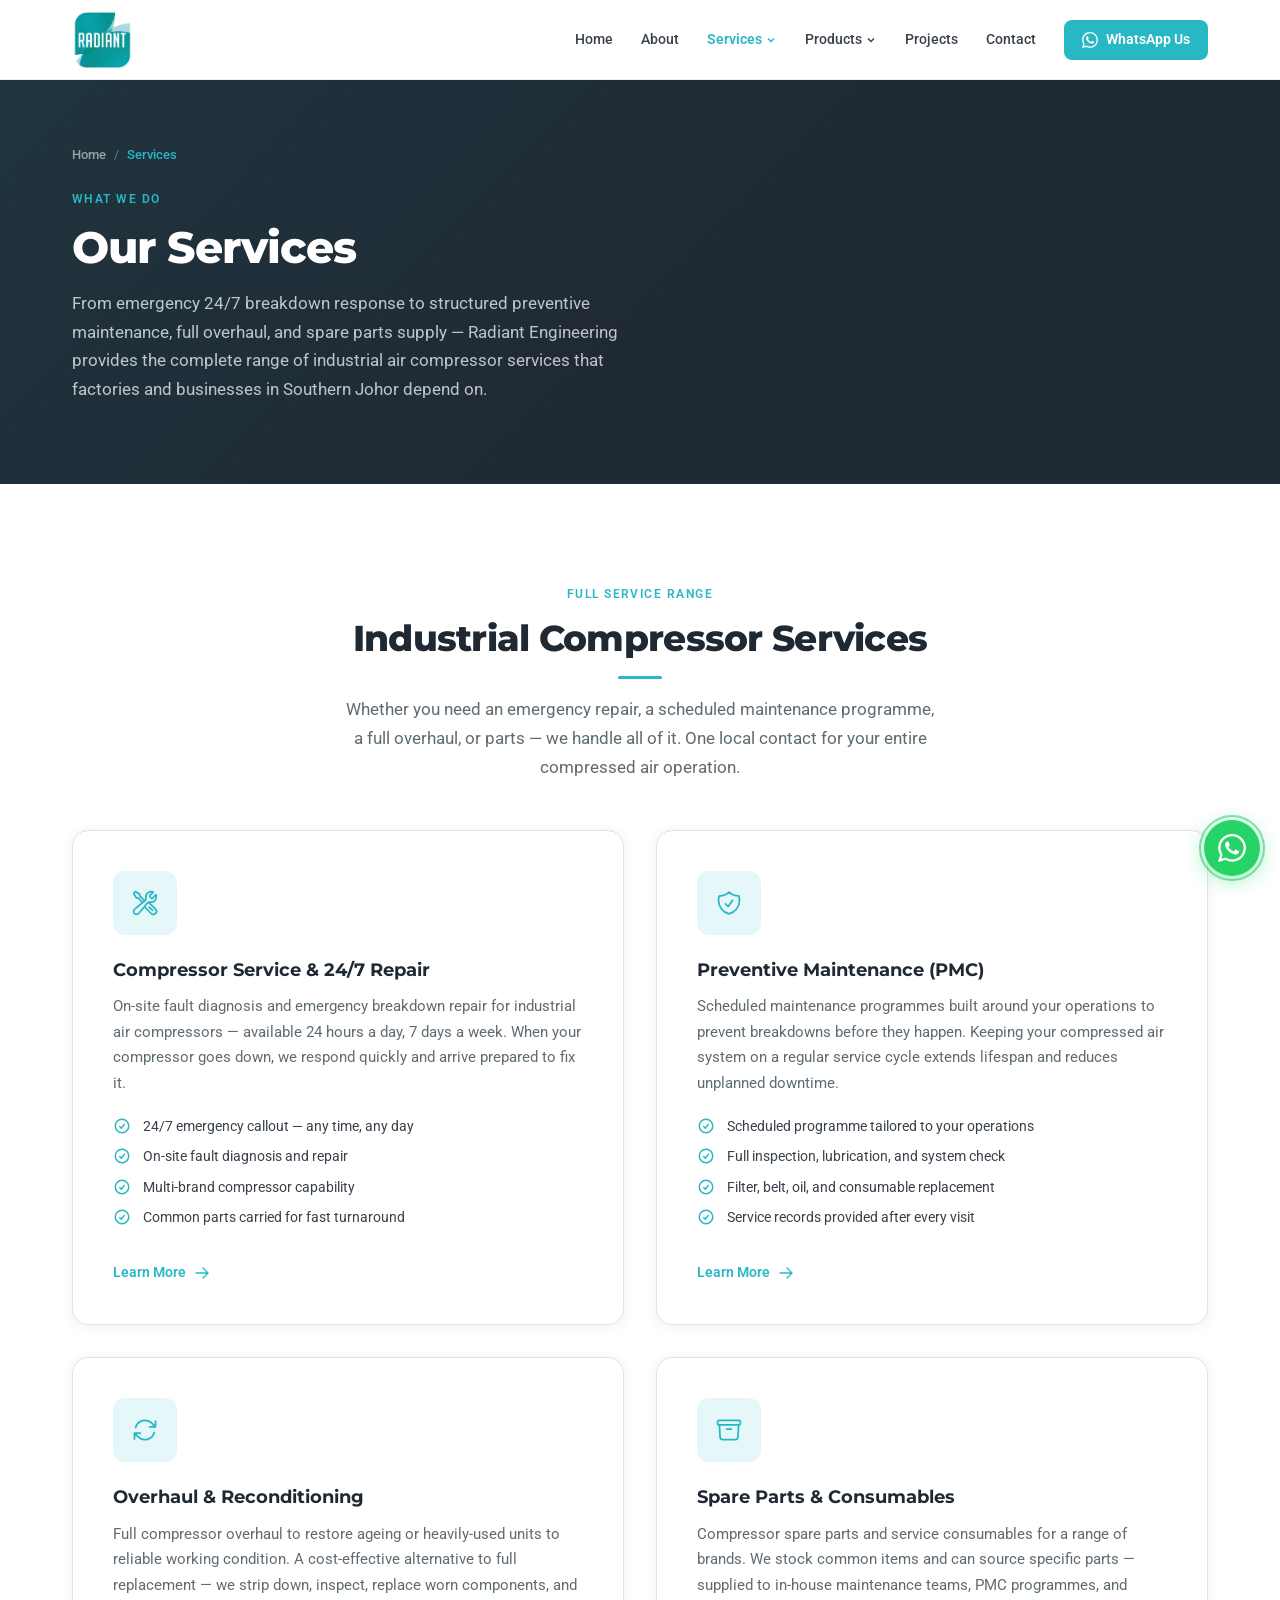
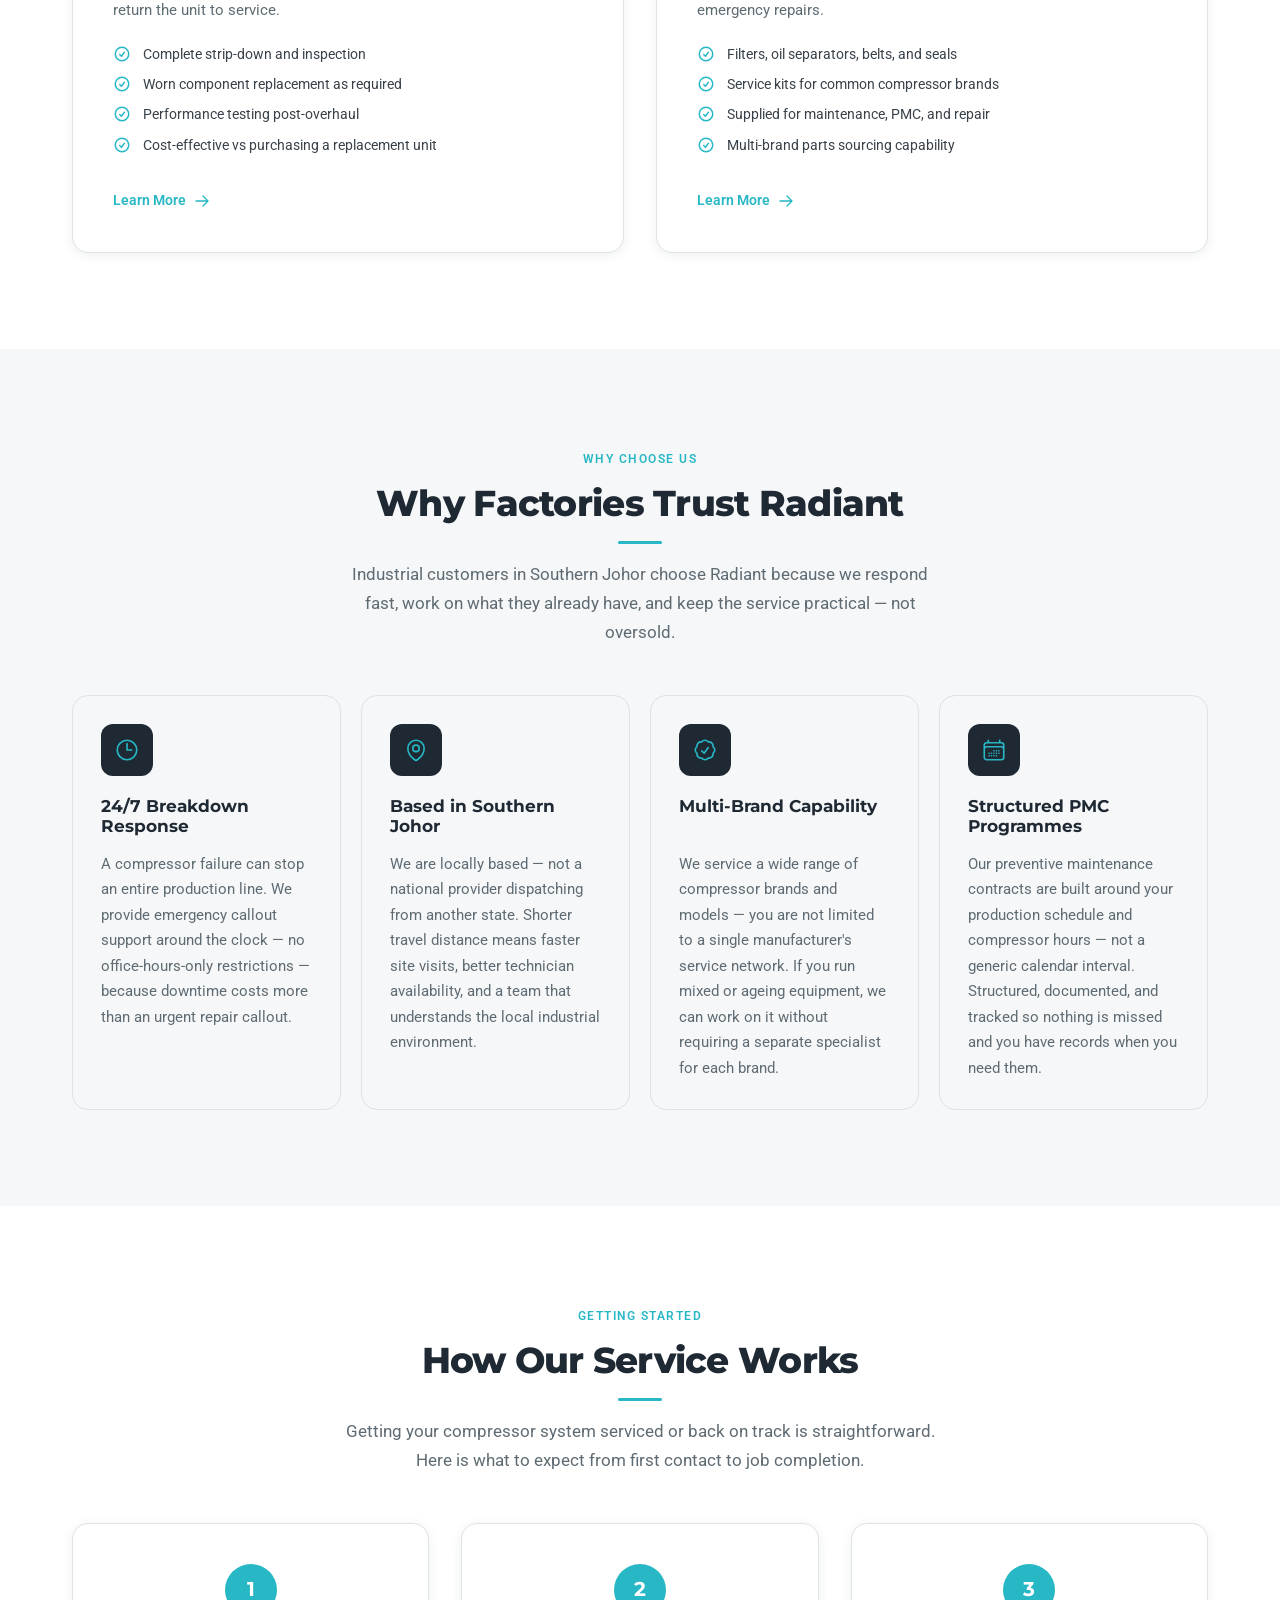
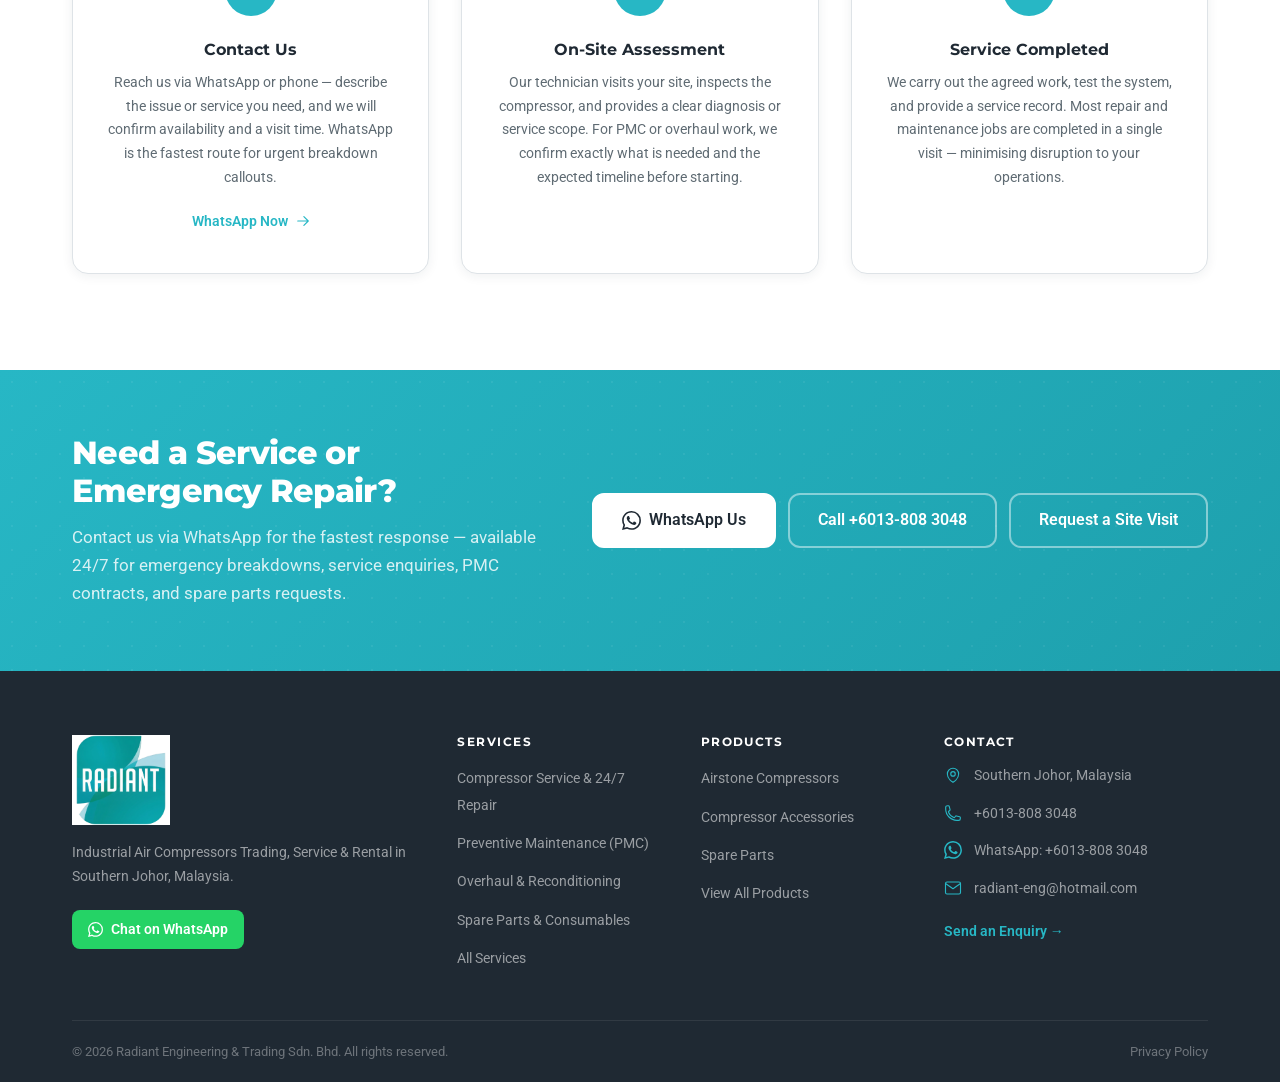
<file: services.html>
﻿<!DOCTYPE html>
<html lang="en">
<head>
    <meta charset="UTF-8">
    <link rel="icon" type="image/png" sizes="32x32" href="/assets/brand/favicon/favicon-32x32.png">
    <link rel="icon" type="image/png" sizes="16x16" href="/assets/brand/favicon/favicon-16x16.png">
    <link rel="apple-touch-icon" sizes="180x180" href="/assets/brand/favicon/apple-touch-icon.png">
    <meta name="viewport" content="width=device-width, initial-scale=1.0">
    <title>Our Services — Industrial Compressor Service in Johor | Radiant Engineering</title>
    <meta name="description" content="Radiant Engineering offers industrial air compressor services in Southern Johor — 24/7 breakdown repair, preventive maintenance (PMC), overhaul &amp; reconditioning, and spare parts supply.">
    <meta name="robots" content="index, follow">
    <link rel="canonical" href="https://www.radiantcompressor.com.my/services.html">

    <!-- Open Graph -->
    <meta property="og:title" content="Our Services — Industrial Compressor Service in Johor | Radiant Engineering">
    <meta property="og:description" content="24/7 breakdown response, preventive maintenance, overhaul, and spare parts — Radiant Engineering covers the full range of industrial compressor service needs in Southern Johor.">
    <meta property="og:type" content="website">
    <meta property="og:url" content="https://www.radiantcompressor.com.my/services.html">

    <!-- Fonts: Montserrat (headings) + Roboto (body) — verified from live site -->
    <link rel="preconnect" href="https://fonts.googleapis.com">
    <link rel="preconnect" href="https://fonts.gstatic.com" crossorigin>
    <link href="https://fonts.googleapis.com/css2?family=Montserrat:wght@600;700;800&family=Roboto:wght@400;500;600&display=swap" rel="stylesheet">

    <!-- Stylesheet -->
    <link rel="stylesheet" href="/css/styles.css">
    <script type="application/ld+json">
    {
        "@context": "https://schema.org",
        "@type": "Service",
        "name": "Industrial Air Compressor Services",
        "provider": {
            "@type": "LocalBusiness",
            "name": "Radiant Engineering & Trading Sdn. Bhd.",
            "url": "https://www.radiantcompressor.com.my",
            "telephone": "+60138083048",
            "address": {
                "@type": "PostalAddress",
                "addressLocality": "Johor Bahru",
                "addressRegion": "Johor",
                "addressCountry": "MY"
            }
        },
        "areaServed": {
            "@type": "State",
            "name": "Johor"
        },
        "hasOfferCatalog": {
            "@type": "OfferCatalog",
            "name": "Compressor Services",
            "itemListElement": [
                {"@type": "Offer", "itemOffered": {"@type": "Service", "name": "Compressor Service & 24/7 Breakdown Repair"}},
                {"@type": "Offer", "itemOffered": {"@type": "Service", "name": "Preventive Maintenance Contract (PMC)"}},
                {"@type": "Offer", "itemOffered": {"@type": "Service", "name": "Overhaul & Reconditioning"}},
                {"@type": "Offer", "itemOffered": {"@type": "Service", "name": "Spare Parts & Consumables Supply"}}
            ]
        }
    }
    </script>
</head>
<body>

<!-- Skip to content -->
<a href="#main-content" class="skip-link">Skip to main content</a>

<!-- =============================================================
     HEADER
     ============================================================= -->
<header class="site-header" id="site-header">
    <div class="container">
        <div class="header-inner">

            <!-- Logo -->
            <a href="index.html" class="logo" aria-label="Radiant Engineering — Home">
                <img
                    src="/assets/brand/logo/logo-primary.png"
                    alt="Radiant Engineering"
                    class="logo-img"
                    width="160" height="48"
                >
                <span class="logo-fallback" id="logo-fallback">
                    <span class="logo-primary">RADIANT</span><span class="logo-sep"></span><span class="logo-secondary">ENGINEERING</span>
                </span>
            </a>

            <!-- Desktop Navigation -->
            <nav class="main-nav" id="main-nav" aria-label="Main navigation">
                <ul class="nav-list">
                    <li><a href="index.html" class="nav-link">Home</a></li>
                    <li><a href="about.html" class="nav-link">About</a></li>
                    <li class="nav-item has-dropdown">
                        <a href="services.html" class="nav-link is-active" aria-current="page">
                            Services
                            <svg class="nav-chevron" viewBox="0 0 16 16" fill="none" stroke="currentColor" stroke-width="2" aria-hidden="true"><path d="M4 6l4 4 4-4"/></svg>
                        </a>
                        <ul class="dropdown" role="menu">
                            <li role="menuitem"><a href="services/compressor-service.html">Compressor Service &amp; 24/7 Repair</a></li>
                            <li role="menuitem"><a href="services/preventive-maintenance.html">Preventive Maintenance (PMC)</a></li>
                            <li role="menuitem"><a href="services/overhaul-reconditioning.html">Overhaul &amp; Reconditioning</a></li>
                            <li role="menuitem"><a href="services/spare-parts.html">Spare Parts &amp; Consumables</a></li>
                        </ul>
                    </li>
                    <li class="nav-item has-dropdown">
                        <a href="products.html" class="nav-link">
                            Products
                            <svg class="nav-chevron" viewBox="0 0 16 16" fill="none" stroke="currentColor" stroke-width="2" aria-hidden="true"><path d="M4 6l4 4 4-4"/></svg>
                        </a>
                        <ul class="dropdown" role="menu">
                            <li role="menuitem"><a href="products/airstone.html">Airstone Compressors</a></li>
                            <li role="menuitem"><a href="products/compressor-accessories.html">Compressor Accessories</a></li>
                            <li role="menuitem"><a href="products/spare-parts.html">Spare Parts</a></li>
                        </ul>
                    </li>
                    <li><a href="projects.html" class="nav-link">Projects</a></li>
                    <li><a href="contact.html" class="nav-link">Contact</a></li>
                </ul>
            </nav>

            <!-- Header CTA -->
            <a href="https://wa.me/60138083048?text=Hi%20Radiant%2C%20I%20would%20like%20to%20enquire%20about%20your%20services." class="btn btn-whatsapp" target="_blank" rel="noopener noreferrer">
                <svg width="16" height="16" viewBox="0 0 24 24" fill="currentColor" aria-hidden="true"><path d="M17.472 14.382c-.297-.149-1.758-.867-2.03-.967-.273-.099-.471-.148-.67.15-.197.297-.767.966-.94 1.164-.173.199-.347.223-.644.075-.297-.15-1.255-.463-2.39-1.475-.883-.788-1.48-1.761-1.653-2.059-.173-.297-.018-.458.13-.606.134-.133.298-.347.446-.52.149-.174.198-.298.298-.497.099-.198.05-.371-.025-.52-.075-.149-.669-1.612-.916-2.207-.242-.579-.487-.5-.669-.51-.173-.008-.371-.01-.57-.01-.198 0-.52.074-.792.372-.272.297-1.04 1.016-1.04 2.479 0 1.462 1.065 2.875 1.213 3.074.149.198 2.096 3.2 5.077 4.487.709.306 1.262.489 1.694.625.712.227 1.36.195 1.871.118.571-.085 1.758-.719 2.006-1.413.248-.694.248-1.289.173-1.413-.074-.124-.272-.198-.57-.347m-5.421 7.403h-.004a9.87 9.87 0 01-5.031-1.378l-.361-.214-3.741.982.998-3.648-.235-.374a9.86 9.86 0 01-1.51-5.26c.001-5.45 4.436-9.884 9.888-9.884 2.64 0 5.122 1.03 6.988 2.898a9.825 9.825 0 012.893 6.994c-.003 5.45-4.437 9.884-9.885 9.884m8.413-18.297A11.815 11.815 0 0012.05 0C5.495 0 .16 5.335.157 11.892c0 2.096.547 4.142 1.588 5.945L.057 24l6.305-1.654a11.882 11.882 0 005.683 1.448h.005c6.554 0 11.89-5.335 11.893-11.893a11.821 11.821 0 00-3.48-8.413z"/></svg>
                WhatsApp Us
            </a>

            <!-- Mobile toggle -->
            <button class="nav-toggle" id="nav-toggle" aria-label="Open navigation menu" aria-expanded="false" aria-controls="main-nav">
                <span class="hamburger-bar"></span>
                <span class="hamburger-bar"></span>
                <span class="hamburger-bar"></span>
            </button>

        </div>
    </div>
</header>


<!-- =============================================================
     MAIN
     ============================================================= -->
<main id="main-content">


    <!-- =========================================================
         PAGE HERO
         ========================================================= -->
    <section class="page-hero" aria-labelledby="page-hero-heading">
        <div class="container">
            <nav class="breadcrumb" aria-label="Breadcrumb">
                <ol class="breadcrumb-list">
                    <li class="breadcrumb-item"><a href="index.html">Home</a></li>
                    <li class="breadcrumb-item breadcrumb-item--current" aria-current="page">Services</li>
                </ol>
            </nav>
            <div class="page-hero-content">
                <p class="section-eyebrow">What We Do</p>
                <h1 id="page-hero-heading" class="page-hero-title">Our Services</h1>
                <p class="page-hero-desc">From emergency 24/7 breakdown response to structured preventive maintenance, full overhaul, and spare parts supply — Radiant Engineering provides the complete range of industrial air compressor services that factories and businesses in Southern Johor depend on.</p>
            </div>
        </div>
    </section>


    <!-- =========================================================
         SERVICES GRID
         ========================================================= -->
    <section class="section svc-grid-section" aria-labelledby="svc-grid-heading">
        <div class="container">
            <header class="section-header">
                <p class="section-eyebrow">Full Service Range</p>
                <h2 id="svc-grid-heading" class="section-title">Industrial Compressor Services</h2>
                <p class="section-desc">Whether you need an emergency repair, a scheduled maintenance programme, a full overhaul, or parts — we handle all of it. One local contact for your entire compressed air operation.</p>
            </header>

            <div class="svc-page-grid">

                <!-- Card 1: Compressor Service & 24/7 Repair -->
                <article class="svc-page-card">
                    <div class="svc-page-card-icon" aria-hidden="true">
                        <svg viewBox="0 0 24 24" fill="none" stroke="currentColor" stroke-width="1.5"><path stroke-linecap="round" stroke-linejoin="round" d="M11.42 15.17L17.25 21A2.652 2.652 0 0021 17.25l-5.877-5.877M11.42 15.17l2.496-3.03c.317-.384.74-.626 1.208-.766M11.42 15.17l-4.655 5.653a2.548 2.548 0 11-3.586-3.586l6.837-5.63m5.108-.233c.55-.164 1.163-.188 1.743-.14a4.5 4.5 0 004.486-6.336l-3.276 3.277a3.004 3.004 0 01-2.25-2.25l3.276-3.276a4.5 4.5 0 00-6.336 4.486c.091 1.076-.071 2.264-.904 2.95l-.102.085m-1.745 1.437L5.909 7.5H4.5L2.25 3.75l1.5-1.5L7.5 4.5v1.409l4.26 4.26m-1.745 1.437l1.745-1.437m6.615 8.206L15.75 15.75"/></svg>
                    </div>
                    <div class="svc-page-card-body">
                        <h3 class="svc-page-card-title">Compressor Service &amp; 24/7 Repair</h3>
                        <p class="svc-page-card-desc">On-site fault diagnosis and emergency breakdown repair for industrial air compressors — available 24 hours a day, 7 days a week. When your compressor goes down, we respond quickly and arrive prepared to fix it.</p>
                        <ul class="svc-page-card-features" aria-label="What's included">
                            <li class="svc-page-card-feature">
                                <svg class="svc-page-card-feature-icon" viewBox="0 0 24 24" fill="none" stroke="currentColor" stroke-width="2" aria-hidden="true"><path stroke-linecap="round" stroke-linejoin="round" d="M9 12.75L11.25 15 15 9.75M21 12a9 9 0 11-18 0 9 9 0 0118 0z"/></svg>
                                24/7 emergency callout — any time, any day
                            </li>
                            <li class="svc-page-card-feature">
                                <svg class="svc-page-card-feature-icon" viewBox="0 0 24 24" fill="none" stroke="currentColor" stroke-width="2" aria-hidden="true"><path stroke-linecap="round" stroke-linejoin="round" d="M9 12.75L11.25 15 15 9.75M21 12a9 9 0 11-18 0 9 9 0 0118 0z"/></svg>
                                On-site fault diagnosis and repair
                            </li>
                            <li class="svc-page-card-feature">
                                <svg class="svc-page-card-feature-icon" viewBox="0 0 24 24" fill="none" stroke="currentColor" stroke-width="2" aria-hidden="true"><path stroke-linecap="round" stroke-linejoin="round" d="M9 12.75L11.25 15 15 9.75M21 12a9 9 0 11-18 0 9 9 0 0118 0z"/></svg>
                                Multi-brand compressor capability
                            </li>
                            <li class="svc-page-card-feature">
                                <svg class="svc-page-card-feature-icon" viewBox="0 0 24 24" fill="none" stroke="currentColor" stroke-width="2" aria-hidden="true"><path stroke-linecap="round" stroke-linejoin="round" d="M9 12.75L11.25 15 15 9.75M21 12a9 9 0 11-18 0 9 9 0 0118 0z"/></svg>
                                Common parts carried for fast turnaround
                            </li>
                        </ul>
                        <a href="services/compressor-service.html" class="service-card-link">Learn More <svg viewBox="0 0 24 24" fill="none" stroke="currentColor" stroke-width="2" width="16" height="16" aria-hidden="true"><path stroke-linecap="round" stroke-linejoin="round" d="M13.5 4.5L21 12m0 0l-7.5 7.5M21 12H3"/></svg></a>
                    </div>
                </article>

                <!-- Card 2: Preventive Maintenance -->
                <article class="svc-page-card">
                    <div class="svc-page-card-icon" aria-hidden="true">
                        <svg viewBox="0 0 24 24" fill="none" stroke="currentColor" stroke-width="1.5"><path stroke-linecap="round" stroke-linejoin="round" d="M9 12.75L11.25 15 15 9.75m-3-7.036A11.959 11.959 0 013.598 6 11.99 11.99 0 003 9.749c0 5.592 3.824 10.29 9 11.623 5.176-1.332 9-6.03 9-11.622 0-1.31-.21-2.571-.598-3.751h-.152c-3.196 0-6.1-1.248-8.25-3.285z"/></svg>
                    </div>
                    <div class="svc-page-card-body">
                        <h3 class="svc-page-card-title">Preventive Maintenance (PMC)</h3>
                        <p class="svc-page-card-desc">Scheduled maintenance programmes built around your operations to prevent breakdowns before they happen. Keeping your compressed air system on a regular service cycle extends lifespan and reduces unplanned downtime.</p>
                        <ul class="svc-page-card-features" aria-label="What's included">
                            <li class="svc-page-card-feature">
                                <svg class="svc-page-card-feature-icon" viewBox="0 0 24 24" fill="none" stroke="currentColor" stroke-width="2" aria-hidden="true"><path stroke-linecap="round" stroke-linejoin="round" d="M9 12.75L11.25 15 15 9.75M21 12a9 9 0 11-18 0 9 9 0 0118 0z"/></svg>
                                Scheduled programme tailored to your operations
                            </li>
                            <li class="svc-page-card-feature">
                                <svg class="svc-page-card-feature-icon" viewBox="0 0 24 24" fill="none" stroke="currentColor" stroke-width="2" aria-hidden="true"><path stroke-linecap="round" stroke-linejoin="round" d="M9 12.75L11.25 15 15 9.75M21 12a9 9 0 11-18 0 9 9 0 0118 0z"/></svg>
                                Full inspection, lubrication, and system check
                            </li>
                            <li class="svc-page-card-feature">
                                <svg class="svc-page-card-feature-icon" viewBox="0 0 24 24" fill="none" stroke="currentColor" stroke-width="2" aria-hidden="true"><path stroke-linecap="round" stroke-linejoin="round" d="M9 12.75L11.25 15 15 9.75M21 12a9 9 0 11-18 0 9 9 0 0118 0z"/></svg>
                                Filter, belt, oil, and consumable replacement
                            </li>
                            <li class="svc-page-card-feature">
                                <svg class="svc-page-card-feature-icon" viewBox="0 0 24 24" fill="none" stroke="currentColor" stroke-width="2" aria-hidden="true"><path stroke-linecap="round" stroke-linejoin="round" d="M9 12.75L11.25 15 15 9.75M21 12a9 9 0 11-18 0 9 9 0 0118 0z"/></svg>
                                Service records provided after every visit
                            </li>
                        </ul>
                        <a href="services/preventive-maintenance.html" class="service-card-link">Learn More <svg viewBox="0 0 24 24" fill="none" stroke="currentColor" stroke-width="2" width="16" height="16" aria-hidden="true"><path stroke-linecap="round" stroke-linejoin="round" d="M13.5 4.5L21 12m0 0l-7.5 7.5M21 12H3"/></svg></a>
                    </div>
                </article>

                <!-- Card 3: Overhaul & Reconditioning -->
                <article class="svc-page-card">
                    <div class="svc-page-card-icon" aria-hidden="true">
                        <svg viewBox="0 0 24 24" fill="none" stroke="currentColor" stroke-width="1.5"><path stroke-linecap="round" stroke-linejoin="round" d="M16.023 9.348h4.992v-.001M2.985 19.644v-4.992m0 0h4.992m-4.993 0l3.181 3.183a8.25 8.25 0 0013.803-3.7M4.031 9.865a8.25 8.25 0 0113.803-3.7l3.181 3.182m0-4.991v4.99"/></svg>
                    </div>
                    <div class="svc-page-card-body">
                        <h3 class="svc-page-card-title">Overhaul &amp; Reconditioning</h3>
                        <p class="svc-page-card-desc">Full compressor overhaul to restore ageing or heavily-used units to reliable working condition. A cost-effective alternative to full replacement — we strip down, inspect, replace worn components, and return the unit to service.</p>
                        <ul class="svc-page-card-features" aria-label="What's included">
                            <li class="svc-page-card-feature">
                                <svg class="svc-page-card-feature-icon" viewBox="0 0 24 24" fill="none" stroke="currentColor" stroke-width="2" aria-hidden="true"><path stroke-linecap="round" stroke-linejoin="round" d="M9 12.75L11.25 15 15 9.75M21 12a9 9 0 11-18 0 9 9 0 0118 0z"/></svg>
                                Complete strip-down and inspection
                            </li>
                            <li class="svc-page-card-feature">
                                <svg class="svc-page-card-feature-icon" viewBox="0 0 24 24" fill="none" stroke="currentColor" stroke-width="2" aria-hidden="true"><path stroke-linecap="round" stroke-linejoin="round" d="M9 12.75L11.25 15 15 9.75M21 12a9 9 0 11-18 0 9 9 0 0118 0z"/></svg>
                                Worn component replacement as required
                            </li>
                            <li class="svc-page-card-feature">
                                <svg class="svc-page-card-feature-icon" viewBox="0 0 24 24" fill="none" stroke="currentColor" stroke-width="2" aria-hidden="true"><path stroke-linecap="round" stroke-linejoin="round" d="M9 12.75L11.25 15 15 9.75M21 12a9 9 0 11-18 0 9 9 0 0118 0z"/></svg>
                                Performance testing post-overhaul
                            </li>
                            <li class="svc-page-card-feature">
                                <svg class="svc-page-card-feature-icon" viewBox="0 0 24 24" fill="none" stroke="currentColor" stroke-width="2" aria-hidden="true"><path stroke-linecap="round" stroke-linejoin="round" d="M9 12.75L11.25 15 15 9.75M21 12a9 9 0 11-18 0 9 9 0 0118 0z"/></svg>
                                Cost-effective vs purchasing a replacement unit
                            </li>
                        </ul>
                        <a href="services/overhaul-reconditioning.html" class="service-card-link">Learn More <svg viewBox="0 0 24 24" fill="none" stroke="currentColor" stroke-width="2" width="16" height="16" aria-hidden="true"><path stroke-linecap="round" stroke-linejoin="round" d="M13.5 4.5L21 12m0 0l-7.5 7.5M21 12H3"/></svg></a>
                    </div>
                </article>

                <!-- Card 4: Spare Parts & Consumables -->
                <article class="svc-page-card">
                    <div class="svc-page-card-icon" aria-hidden="true">
                        <svg viewBox="0 0 24 24" fill="none" stroke="currentColor" stroke-width="1.5"><path stroke-linecap="round" stroke-linejoin="round" d="M20.25 7.5l-.625 10.632a2.25 2.25 0 01-2.247 2.118H6.622a2.25 2.25 0 01-2.247-2.118L3.75 7.5M10 11.25h4M3.375 7.5h17.25c.621 0 1.125-.504 1.125-1.125v-1.5c0-.621-.504-1.125-1.125-1.125H3.375c-.621 0-1.125.504-1.125 1.125v1.5c0 .621.504 1.125 1.125 1.125z"/></svg>
                    </div>
                    <div class="svc-page-card-body">
                        <h3 class="svc-page-card-title">Spare Parts &amp; Consumables</h3>
                        <p class="svc-page-card-desc">Compressor spare parts and service consumables for a range of brands. We stock common items and can source specific parts — supplied to in-house maintenance teams, PMC programmes, and emergency repairs.</p>
                        <ul class="svc-page-card-features" aria-label="What's included">
                            <li class="svc-page-card-feature">
                                <svg class="svc-page-card-feature-icon" viewBox="0 0 24 24" fill="none" stroke="currentColor" stroke-width="2" aria-hidden="true"><path stroke-linecap="round" stroke-linejoin="round" d="M9 12.75L11.25 15 15 9.75M21 12a9 9 0 11-18 0 9 9 0 0118 0z"/></svg>
                                Filters, oil separators, belts, and seals
                            </li>
                            <li class="svc-page-card-feature">
                                <svg class="svc-page-card-feature-icon" viewBox="0 0 24 24" fill="none" stroke="currentColor" stroke-width="2" aria-hidden="true"><path stroke-linecap="round" stroke-linejoin="round" d="M9 12.75L11.25 15 15 9.75M21 12a9 9 0 11-18 0 9 9 0 0118 0z"/></svg>
                                Service kits for common compressor brands
                            </li>
                            <li class="svc-page-card-feature">
                                <svg class="svc-page-card-feature-icon" viewBox="0 0 24 24" fill="none" stroke="currentColor" stroke-width="2" aria-hidden="true"><path stroke-linecap="round" stroke-linejoin="round" d="M9 12.75L11.25 15 15 9.75M21 12a9 9 0 11-18 0 9 9 0 0118 0z"/></svg>
                                Supplied for maintenance, PMC, and repair
                            </li>
                            <li class="svc-page-card-feature">
                                <svg class="svc-page-card-feature-icon" viewBox="0 0 24 24" fill="none" stroke="currentColor" stroke-width="2" aria-hidden="true"><path stroke-linecap="round" stroke-linejoin="round" d="M9 12.75L11.25 15 15 9.75M21 12a9 9 0 11-18 0 9 9 0 0118 0z"/></svg>
                                Multi-brand parts sourcing capability
                            </li>
                        </ul>
                        <a href="services/spare-parts.html" class="service-card-link">Learn More <svg viewBox="0 0 24 24" fill="none" stroke="currentColor" stroke-width="2" width="16" height="16" aria-hidden="true"><path stroke-linecap="round" stroke-linejoin="round" d="M13.5 4.5L21 12m0 0l-7.5 7.5M21 12H3"/></svg></a>
                    </div>
                </article>

            </div>
        </div>
    </section>


    <!-- =========================================================
         WHY RADIANT FOR SERVICE
         ========================================================= -->
    <section class="section svc-why-section" aria-labelledby="svc-why-heading">
        <div class="container">
            <header class="section-header">
                <p class="section-eyebrow">Why Choose Us</p>
                <h2 id="svc-why-heading" class="section-title">Why Factories Trust Radiant</h2>
                <p class="section-desc">Industrial customers in Southern Johor choose Radiant because we respond fast, work on what they already have, and keep the service practical — not oversold.</p>
            </header>

            <div class="why-grid">

                <div class="why-card">
                    <div class="why-card-icon" aria-hidden="true">
                        <svg viewBox="0 0 24 24" fill="none" stroke="currentColor" stroke-width="1.5"><path stroke-linecap="round" stroke-linejoin="round" d="M12 6v6h4.5m4.5 0a9 9 0 11-18 0 9 9 0 0118 0z"/></svg>
                    </div>
                    <h3 class="why-card-title">24/7 Breakdown Response</h3>
                    <p class="why-card-desc">A compressor failure can stop an entire production line. We provide emergency callout support around the clock — no office-hours-only restrictions — because downtime costs more than an urgent repair callout.</p>
                </div>

                <div class="why-card">
                    <div class="why-card-icon" aria-hidden="true">
                        <svg viewBox="0 0 24 24" fill="none" stroke="currentColor" stroke-width="1.5"><path stroke-linecap="round" stroke-linejoin="round" d="M15 10.5a3 3 0 11-6 0 3 3 0 016 0z"/><path stroke-linecap="round" stroke-linejoin="round" d="M19.5 10.5c0 7.142-7.5 11.25-7.5 11.25S4.5 17.642 4.5 10.5a7.5 7.5 0 1115 0z"/></svg>
                    </div>
                    <h3 class="why-card-title">Based in Southern Johor</h3>
                    <p class="why-card-desc">We are locally based — not a national provider dispatching from another state. Shorter travel distance means faster site visits, better technician availability, and a team that understands the local industrial environment.</p>
                </div>

                <div class="why-card">
                    <div class="why-card-icon" aria-hidden="true">
                        <svg viewBox="0 0 24 24" fill="none" stroke="currentColor" stroke-width="1.5"><path stroke-linecap="round" stroke-linejoin="round" d="M9 12.75L11.25 15 15 9.75M21 12c0 1.268-.63 2.39-1.593 3.068a3.745 3.745 0 01-1.043 3.296 3.745 3.745 0 01-3.296 1.043A3.745 3.745 0 0112 21c-1.268 0-2.39-.63-3.068-1.593a3.745 3.745 0 01-3.296-1.043 3.745 3.745 0 01-1.043-3.296A3.745 3.745 0 013 12c0-1.268.63-2.39 1.593-3.068a3.745 3.745 0 011.043-3.296 3.745 3.745 0 013.296-1.043A3.745 3.745 0 0112 3c1.268 0 2.39.63 3.068 1.593a3.745 3.745 0 013.296 1.043 3.745 3.745 0 011.043 3.296A3.745 3.745 0 0121 12z"/></svg>
                    </div>
                    <h3 class="why-card-title">Multi-Brand Capability</h3>
                    <p class="why-card-desc">We service a wide range of compressor brands and models — you are not limited to a single manufacturer's service network. If you run mixed or ageing equipment, we can work on it without requiring a separate specialist for each brand.</p>
                </div>

                <div class="why-card">
                    <div class="why-card-icon" aria-hidden="true">
                        <svg viewBox="0 0 24 24" fill="none" stroke="currentColor" stroke-width="1.5"><path stroke-linecap="round" stroke-linejoin="round" d="M6.75 3v2.25M17.25 3v2.25M3 18.75V7.5a2.25 2.25 0 012.25-2.25h13.5A2.25 2.25 0 0121 7.5v11.25m-18 0A2.25 2.25 0 005.25 21h13.5A2.25 2.25 0 0021 18.75m-18 0v-7.5A2.25 2.25 0 015.25 9h13.5A2.25 2.25 0 0121 11.25v7.5m-9-6h.008v.008H12v-.008zM12 15h.008v.008H12V15zm0 2.25h.008v.008H12v-.008zM9.75 15h.008v.008H9.75V15zm0 2.25h.008v.008H9.75v-.008zM7.5 15h.008v.008H7.5V15zm0 2.25h.008v.008H7.5v-.008zm6.75-4.5h.008v.008h-.008v-.008zm0 2.25h.008v.008h-.008V15zm0 2.25h.008v.008h-.008v-.008zm2.25-4.5h.008v.008H16.5v-.008zm0 2.25h.008v.008H16.5V15z"/></svg>
                    </div>
                    <h3 class="why-card-title">Structured PMC Programmes</h3>
                    <p class="why-card-desc">Our preventive maintenance contracts are built around your production schedule and compressor hours — not a generic calendar interval. Structured, documented, and tracked so nothing is missed and you have records when you need them.</p>
                </div>

            </div>
        </div>
    </section>


    <!-- =========================================================
         HOW IT WORKS
         ========================================================= -->
    <section class="section process-section" aria-labelledby="process-heading">
        <div class="container">
            <header class="section-header">
                <p class="section-eyebrow">Getting Started</p>
                <h2 id="process-heading" class="section-title">How Our Service Works</h2>
                <p class="section-desc">Getting your compressor system serviced or back on track is straightforward. Here is what to expect from first contact to job completion.</p>
            </header>

            <div class="process-grid">

                <div class="process-step">
                    <div class="process-step-num" aria-hidden="true">1</div>
                    <h3 class="process-step-title">Contact Us</h3>
                    <p class="process-step-desc">Reach us via WhatsApp or phone — describe the issue or service you need, and we will confirm availability and a visit time. WhatsApp is the fastest route for urgent breakdown callouts.</p>
                    <a href="https://wa.me/60138083048?text=Hi%20Radiant%2C%20I%20would%20like%20to%20enquire%20about%20your%20services." class="process-step-link" target="_blank" rel="noopener noreferrer">
                        WhatsApp Now <svg viewBox="0 0 24 24" fill="none" stroke="currentColor" stroke-width="2" width="14" height="14" aria-hidden="true"><path stroke-linecap="round" stroke-linejoin="round" d="M13.5 4.5L21 12m0 0l-7.5 7.5M21 12H3"/></svg>
                    </a>
                </div>

                <div class="process-step">
                    <div class="process-step-num" aria-hidden="true">2</div>
                    <h3 class="process-step-title">On-Site Assessment</h3>
                    <p class="process-step-desc">Our technician visits your site, inspects the compressor, and provides a clear diagnosis or service scope. For PMC or overhaul work, we confirm exactly what is needed and the expected timeline before starting.</p>
                </div>

                <div class="process-step">
                    <div class="process-step-num" aria-hidden="true">3</div>
                    <h3 class="process-step-title">Service Completed</h3>
                    <p class="process-step-desc">We carry out the agreed work, test the system, and provide a service record. Most repair and maintenance jobs are completed in a single visit — minimising disruption to your operations.</p>
                </div>

            </div>
        </div>
    </section>


    <!-- =========================================================
         CTA STRIP
         ========================================================= -->
    <section class="cta-strip" aria-labelledby="cta-heading">
        <div class="container">
            <div class="cta-inner">
                <div class="cta-text">
                    <h2 id="cta-heading" class="cta-heading">Need a Service or Emergency Repair?</h2>
                    <p class="cta-desc">Contact us via WhatsApp for the fastest response — available 24/7 for emergency breakdowns, service enquiries, PMC contracts, and spare parts requests.</p>
                </div>
                <div class="cta-actions">
                    <a href="https://wa.me/60138083048?text=Hi%20Radiant%2C%20I%20would%20like%20to%20enquire%20about%20your%20services." class="btn btn-cta-primary" target="_blank" rel="noopener noreferrer">
                        <svg width="19" height="19" viewBox="0 0 24 24" fill="currentColor" aria-hidden="true"><path d="M17.472 14.382c-.297-.149-1.758-.867-2.03-.967-.273-.099-.471-.148-.67.15-.197.297-.767.966-.94 1.164-.173.199-.347.223-.644.075-.297-.15-1.255-.463-2.39-1.475-.883-.788-1.48-1.761-1.653-2.059-.173-.297-.018-.458.13-.606.134-.133.298-.347.446-.52.149-.174.198-.298.298-.497.099-.198.05-.371-.025-.52-.075-.149-.669-1.612-.916-2.207-.242-.579-.487-.5-.669-.51-.173-.008-.371-.01-.57-.01-.198 0-.52.074-.792.372-.272.297-1.04 1.016-1.04 2.479 0 1.462 1.065 2.875 1.213 3.074.149.198 2.096 3.2 5.077 4.487.709.306 1.262.489 1.694.625.712.227 1.36.195 1.871.118.571-.085 1.758-.719 2.006-1.413.248-.694.248-1.289.173-1.413-.074-.124-.272-.198-.57-.347m-5.421 7.403h-.004a9.87 9.87 0 01-5.031-1.378l-.361-.214-3.741.982.998-3.648-.235-.374a9.86 9.86 0 01-1.51-5.26c.001-5.45 4.436-9.884 9.888-9.884 2.64 0 5.122 1.03 6.988 2.898a9.825 9.825 0 012.893 6.994c-.003 5.45-4.437 9.884-9.885 9.884m8.413-18.297A11.815 11.815 0 0012.05 0C5.495 0 .16 5.335.157 11.892c0 2.096.547 4.142 1.588 5.945L.057 24l6.305-1.654a11.882 11.882 0 005.683 1.448h.005c6.554 0 11.89-5.335 11.893-11.893a11.821 11.821 0 00-3.48-8.413z"/></svg>
                        WhatsApp Us
                    </a>
                    <a href="tel:+60138083048" class="btn btn-cta-secondary">Call +6013-808 3048</a>
                    <a href="contact.html" class="btn btn-cta-secondary">Request a Site Visit</a>
                </div>
            </div>
        </div>
    </section>


</main>


<!-- =============================================================
     FOOTER
     ============================================================= -->
<footer class="site-footer" aria-label="Site footer">
    <div class="container">
        <div class="footer-grid">

            <!-- Brand -->
            <div class="footer-col footer-col--brand">
                <a href="index.html" class="footer-logo">
                    <img src="/assets/brand/logo/logo-primary.png" alt="Radiant Engineering" width="140" height="42">
                    <span class="footer-logo-fallback" id="footer-logo-fallback">RADIANT ENGINEERING</span>
                </a>
                <p class="footer-tagline">Industrial Air Compressors Trading, Service &amp; Rental in Southern Johor, Malaysia.</p>
                <a href="https://wa.me/60138083048?text=Hi%20Radiant%2C%20I%20would%20like%20to%20enquire%20about%20your%20services." class="footer-wa-btn" target="_blank" rel="noopener noreferrer">
                    <svg width="15" height="15" viewBox="0 0 24 24" fill="currentColor" aria-hidden="true"><path d="M17.472 14.382c-.297-.149-1.758-.867-2.03-.967-.273-.099-.471-.148-.67.15-.197.297-.767.966-.94 1.164-.173.199-.347.223-.644.075-.297-.15-1.255-.463-2.39-1.475-.883-.788-1.48-1.761-1.653-2.059-.173-.297-.018-.458.13-.606.134-.133.298-.347.446-.52.149-.174.198-.298.298-.497.099-.198.05-.371-.025-.52-.075-.149-.669-1.612-.916-2.207-.242-.579-.487-.5-.669-.51-.173-.008-.371-.01-.57-.01-.198 0-.52.074-.792.372-.272.297-1.04 1.016-1.04 2.479 0 1.462 1.065 2.875 1.213 3.074.149.198 2.096 3.2 5.077 4.487.709.306 1.262.489 1.694.625.712.227 1.36.195 1.871.118.571-.085 1.758-.719 2.006-1.413.248-.694.248-1.289.173-1.413-.074-.124-.272-.198-.57-.347m-5.421 7.403h-.004a9.87 9.87 0 01-5.031-1.378l-.361-.214-3.741.982.998-3.648-.235-.374a9.86 9.86 0 01-1.51-5.26c.001-5.45 4.436-9.884 9.888-9.884 2.64 0 5.122 1.03 6.988 2.898a9.825 9.825 0 012.893 6.994c-.003 5.45-4.437 9.884-9.885 9.884m8.413-18.297A11.815 11.815 0 0012.05 0C5.495 0 .16 5.335.157 11.892c0 2.096.547 4.142 1.588 5.945L.057 24l6.305-1.654a11.882 11.882 0 005.683 1.448h.005c6.554 0 11.89-5.335 11.893-11.893a11.821 11.821 0 00-3.48-8.413z"/></svg>
                    Chat on WhatsApp
                </a>
            </div>

            <!-- Services -->
            <div class="footer-col">
                <h3 class="footer-heading">Services</h3>
                <ul class="footer-links">
                    <li><a href="services/compressor-service.html">Compressor Service &amp; 24/7 Repair</a></li>
                    <li><a href="services/preventive-maintenance.html">Preventive Maintenance (PMC)</a></li>
                    <li><a href="services/overhaul-reconditioning.html">Overhaul &amp; Reconditioning</a></li>
                    <li><a href="services/spare-parts.html">Spare Parts &amp; Consumables</a></li>
                    <li><a href="services.html">All Services</a></li>
                </ul>
            </div>

            <!-- Products -->
            <div class="footer-col">
                <h3 class="footer-heading">Products</h3>
                <ul class="footer-links">
                    <li><a href="products/airstone.html">Airstone Compressors</a></li>
                    <li><a href="products/compressor-accessories.html">Compressor Accessories</a></li>
                    <li><a href="products/spare-parts.html">Spare Parts</a></li>
                    <li><a href="products.html">View All Products</a></li>
                </ul>
            </div>

            <!-- Contact -->
            <div class="footer-col">
                <h3 class="footer-heading">Contact</h3>
                <ul class="footer-contact-list">
                    <li>
                        <svg class="footer-contact-icon" viewBox="0 0 24 24" fill="none" stroke="currentColor" stroke-width="1.5" aria-hidden="true"><path stroke-linecap="round" stroke-linejoin="round" d="M15 10.5a3 3 0 11-6 0 3 3 0 016 0z"/><path stroke-linecap="round" stroke-linejoin="round" d="M19.5 10.5c0 7.142-7.5 11.25-7.5 11.25S4.5 17.642 4.5 10.5a7.5 7.5 0 1115 0z"/></svg>
                        <span>Southern Johor, Malaysia</span>
                    </li>
                    <li>
                        <svg class="footer-contact-icon" viewBox="0 0 24 24" fill="none" stroke="currentColor" stroke-width="1.5" aria-hidden="true"><path stroke-linecap="round" stroke-linejoin="round" d="M2.25 6.75c0 8.284 6.716 15 15 15h2.25a2.25 2.25 0 002.25-2.25v-1.372c0-.516-.351-.966-.852-1.091l-4.423-1.106c-.44-.11-.902.055-1.173.417l-.97 1.293c-.282.376-.769.542-1.21.38a12.035 12.035 0 01-7.143-7.143c-.162-.441.004-.928.38-1.21l1.293-.97c.363-.271.527-.734.417-1.173L6.963 3.102a1.125 1.125 0 00-1.091-.852H4.5A2.25 2.25 0 002.25 4.5v2.25z"/></svg>
                        <a href="tel:+60138083048">+6013-808 3048</a>
                    </li>
                    <li>
                        <svg class="footer-contact-icon" viewBox="0 0 24 24" fill="currentColor" aria-hidden="true"><path d="M17.472 14.382c-.297-.149-1.758-.867-2.03-.967-.273-.099-.471-.148-.67.15-.197.297-.767.966-.94 1.164-.173.199-.347.223-.644.075-.297-.15-1.255-.463-2.39-1.475-.883-.788-1.48-1.761-1.653-2.059-.173-.297-.018-.458.13-.606.134-.133.298-.347.446-.52.149-.174.198-.298.298-.497.099-.198.05-.371-.025-.52-.075-.149-.669-1.612-.916-2.207-.242-.579-.487-.5-.669-.51-.173-.008-.371-.01-.57-.01-.198 0-.52.074-.792.372-.272.297-1.04 1.016-1.04 2.479 0 1.462 1.065 2.875 1.213 3.074.149.198 2.096 3.2 5.077 4.487.709.306 1.262.489 1.694.625.712.227 1.36.195 1.871.118.571-.085 1.758-.719 2.006-1.413.248-.694.248-1.289.173-1.413-.074-.124-.272-.198-.57-.347m-5.421 7.403h-.004a9.87 9.87 0 01-5.031-1.378l-.361-.214-3.741.982.998-3.648-.235-.374a9.86 9.86 0 01-1.51-5.26c.001-5.45 4.436-9.884 9.888-9.884 2.64 0 5.122 1.03 6.988 2.898a9.825 9.825 0 012.893 6.994c-.003 5.45-4.437 9.884-9.885 9.884m8.413-18.297A11.815 11.815 0 0012.05 0C5.495 0 .16 5.335.157 11.892c0 2.096.547 4.142 1.588 5.945L.057 24l6.305-1.654a11.882 11.882 0 005.683 1.448h.005c6.554 0 11.89-5.335 11.893-11.893a11.821 11.821 0 00-3.48-8.413z"/></svg>
                        <a href="https://wa.me/60138083048" target="_blank" rel="noopener noreferrer">WhatsApp: +6013-808 3048</a>
                    </li>
                    <li>
                        <svg class="footer-contact-icon" viewBox="0 0 24 24" fill="none" stroke="currentColor" stroke-width="1.5" aria-hidden="true"><path stroke-linecap="round" stroke-linejoin="round" d="M4 4h16c1.1 0 2 .9 2 2v12c0 1.1-.9 2-2 2H4c-1.1 0-2-.9-2-2V6c0-1.1.9-2 2-2z"/><polyline stroke-linecap="round" stroke-linejoin="round" points="22,6 12,13 2,6"/></svg>
                        <a href="mailto:radiant-eng@hotmail.com">radiant-eng@hotmail.com</a>
                    </li>
                </ul>
                <a href="contact.html" class="footer-contact-cta">Send an Enquiry →</a>
            </div>

        </div>

        <div class="footer-bottom">
            <p class="footer-copyright">&copy; <span id="current-year"></span> Radiant Engineering &amp; Trading Sdn. Bhd. All rights reserved.</p>
            <nav class="footer-legal" aria-label="Legal">
                <a href="privacy.html">Privacy Policy</a>
            </nav>
        </div>
    </div>
</footer>


<!-- =============================================================
     FLOATING WHATSAPP
     ============================================================= -->
<a href="https://wa.me/60138083048?text=Hi%20Radiant%2C%20I%20would%20like%20to%20enquire%20about%20your%20services."
   class="whatsapp-float"
   target="_blank"
   rel="noopener noreferrer"
   aria-label="Chat with us on WhatsApp — +6013-808 3048">
    <svg viewBox="0 0 24 24" fill="currentColor" aria-hidden="true"><path d="M17.472 14.382c-.297-.149-1.758-.867-2.03-.967-.273-.099-.471-.148-.67.15-.197.297-.767.966-.94 1.164-.173.199-.347.223-.644.075-.297-.15-1.255-.463-2.39-1.475-.883-.788-1.48-1.761-1.653-2.059-.173-.297-.018-.458.13-.606.134-.133.298-.347.446-.52.149-.174.198-.298.298-.497.099-.198.05-.371-.025-.52-.075-.149-.669-1.612-.916-2.207-.242-.579-.487-.5-.669-.51-.173-.008-.371-.01-.57-.01-.198 0-.52.074-.792.372-.272.297-1.04 1.016-1.04 2.479 0 1.462 1.065 2.875 1.213 3.074.149.198 2.096 3.2 5.077 4.487.709.306 1.262.489 1.694.625.712.227 1.36.195 1.871.118.571-.085 1.758-.719 2.006-1.413.248-.694.248-1.289.173-1.413-.074-.124-.272-.198-.57-.347m-5.421 7.403h-.004a9.87 9.87 0 01-5.031-1.378l-.361-.214-3.741.982.998-3.648-.235-.374a9.86 9.86 0 01-1.51-5.26c.001-5.45 4.436-9.884 9.888-9.884 2.64 0 5.122 1.03 6.988 2.898a9.825 9.825 0 012.893 6.994c-.003 5.45-4.437 9.884-9.885 9.884m8.413-18.297A11.815 11.815 0 0012.05 0C5.495 0 .16 5.335.157 11.892c0 2.096.547 4.142 1.588 5.945L.057 24l6.305-1.654a11.882 11.882 0 005.683 1.448h.005c6.554 0 11.89-5.335 11.893-11.893a11.821 11.821 0 00-3.48-8.413z"/></svg>
</a>


<!-- =============================================================
     SCRIPTS
     ============================================================= -->
<script>
    // Copyright year
    document.getElementById('current-year').textContent = new Date().getFullYear();

    // Mobile nav toggle
    const navToggle  = document.getElementById('nav-toggle');
    const mainNav    = document.getElementById('main-nav');
    const siteHeader = document.getElementById('site-header');

    navToggle.addEventListener('click', function () {
        const isOpen = mainNav.classList.toggle('is-open');
        navToggle.classList.toggle('is-open', isOpen);
        navToggle.setAttribute('aria-expanded', String(isOpen));
        navToggle.setAttribute('aria-label', isOpen ? 'Close navigation menu' : 'Open navigation menu');
    });

    document.addEventListener('click', function (e) {
        if (!siteHeader.contains(e.target) && mainNav.classList.contains('is-open')) {
            mainNav.classList.remove('is-open');
            navToggle.classList.remove('is-open');
            navToggle.setAttribute('aria-expanded', 'false');
            navToggle.setAttribute('aria-label', 'Open navigation menu');
        }
    });

    // Sticky header shadow
    window.addEventListener('scroll', function () {
        siteHeader.classList.toggle('is-scrolled', window.scrollY > 8);
    }, { passive: true });

    // Mobile dropdown toggle
    document.querySelectorAll('.has-dropdown').forEach(function(item) {
        var link = item.querySelector('.nav-link');
        link.addEventListener('click', function(e) {
            if (window.innerWidth < 1024) {
                e.preventDefault();
                item.classList.toggle('is-open');
            }
        });
    });
</script>

</body>
</html>
</file>
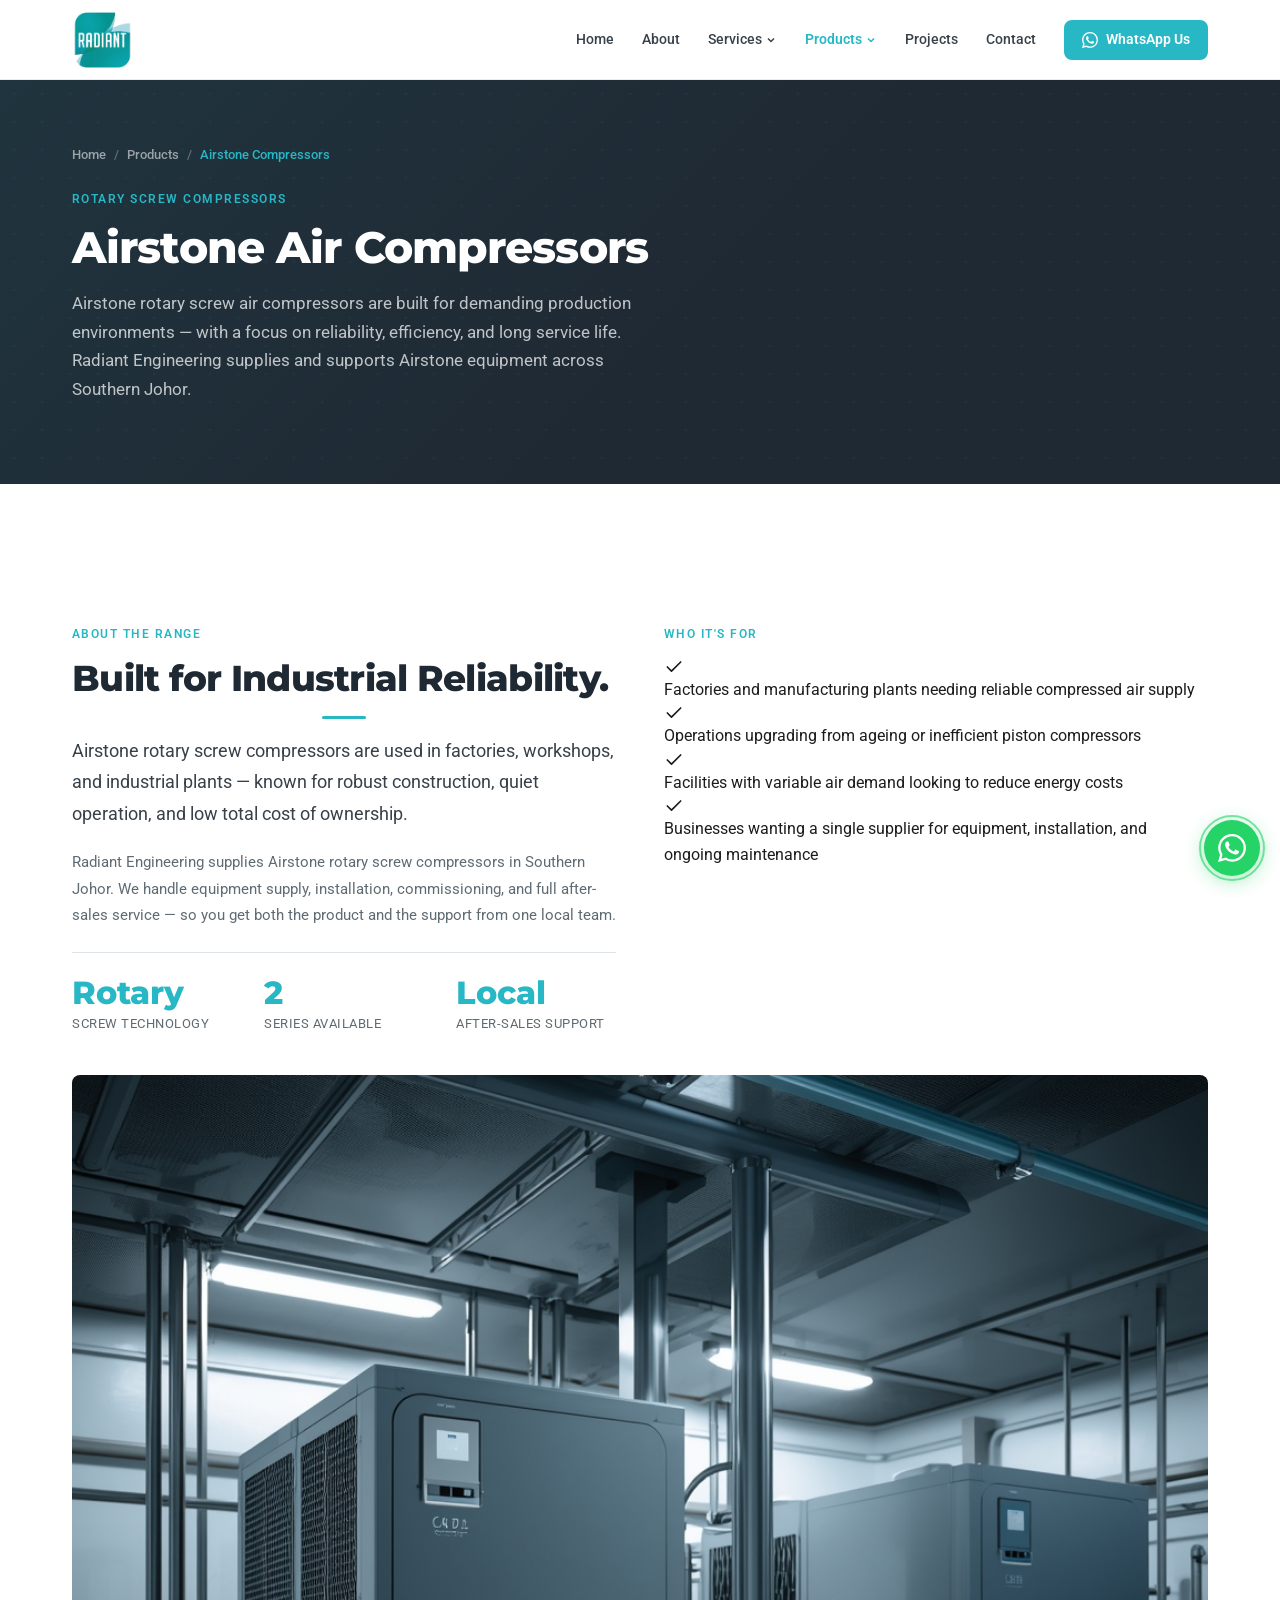
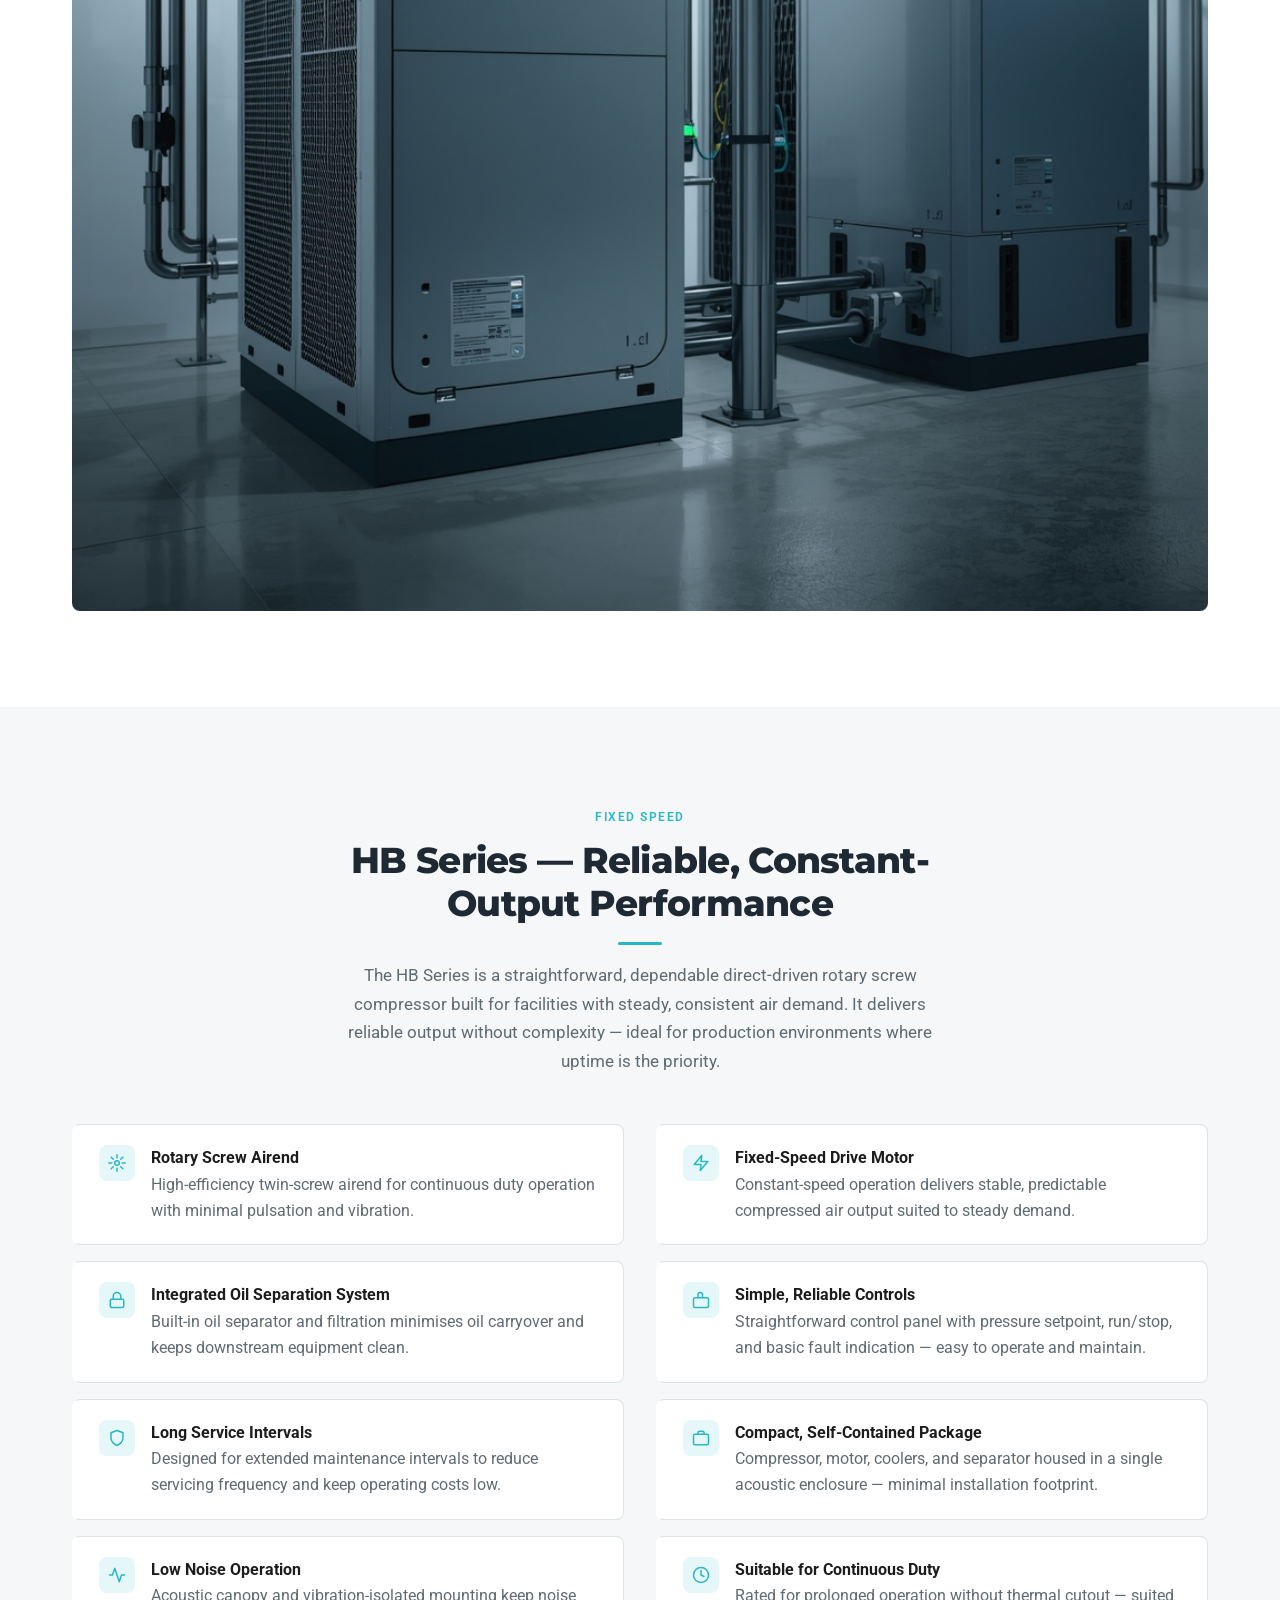
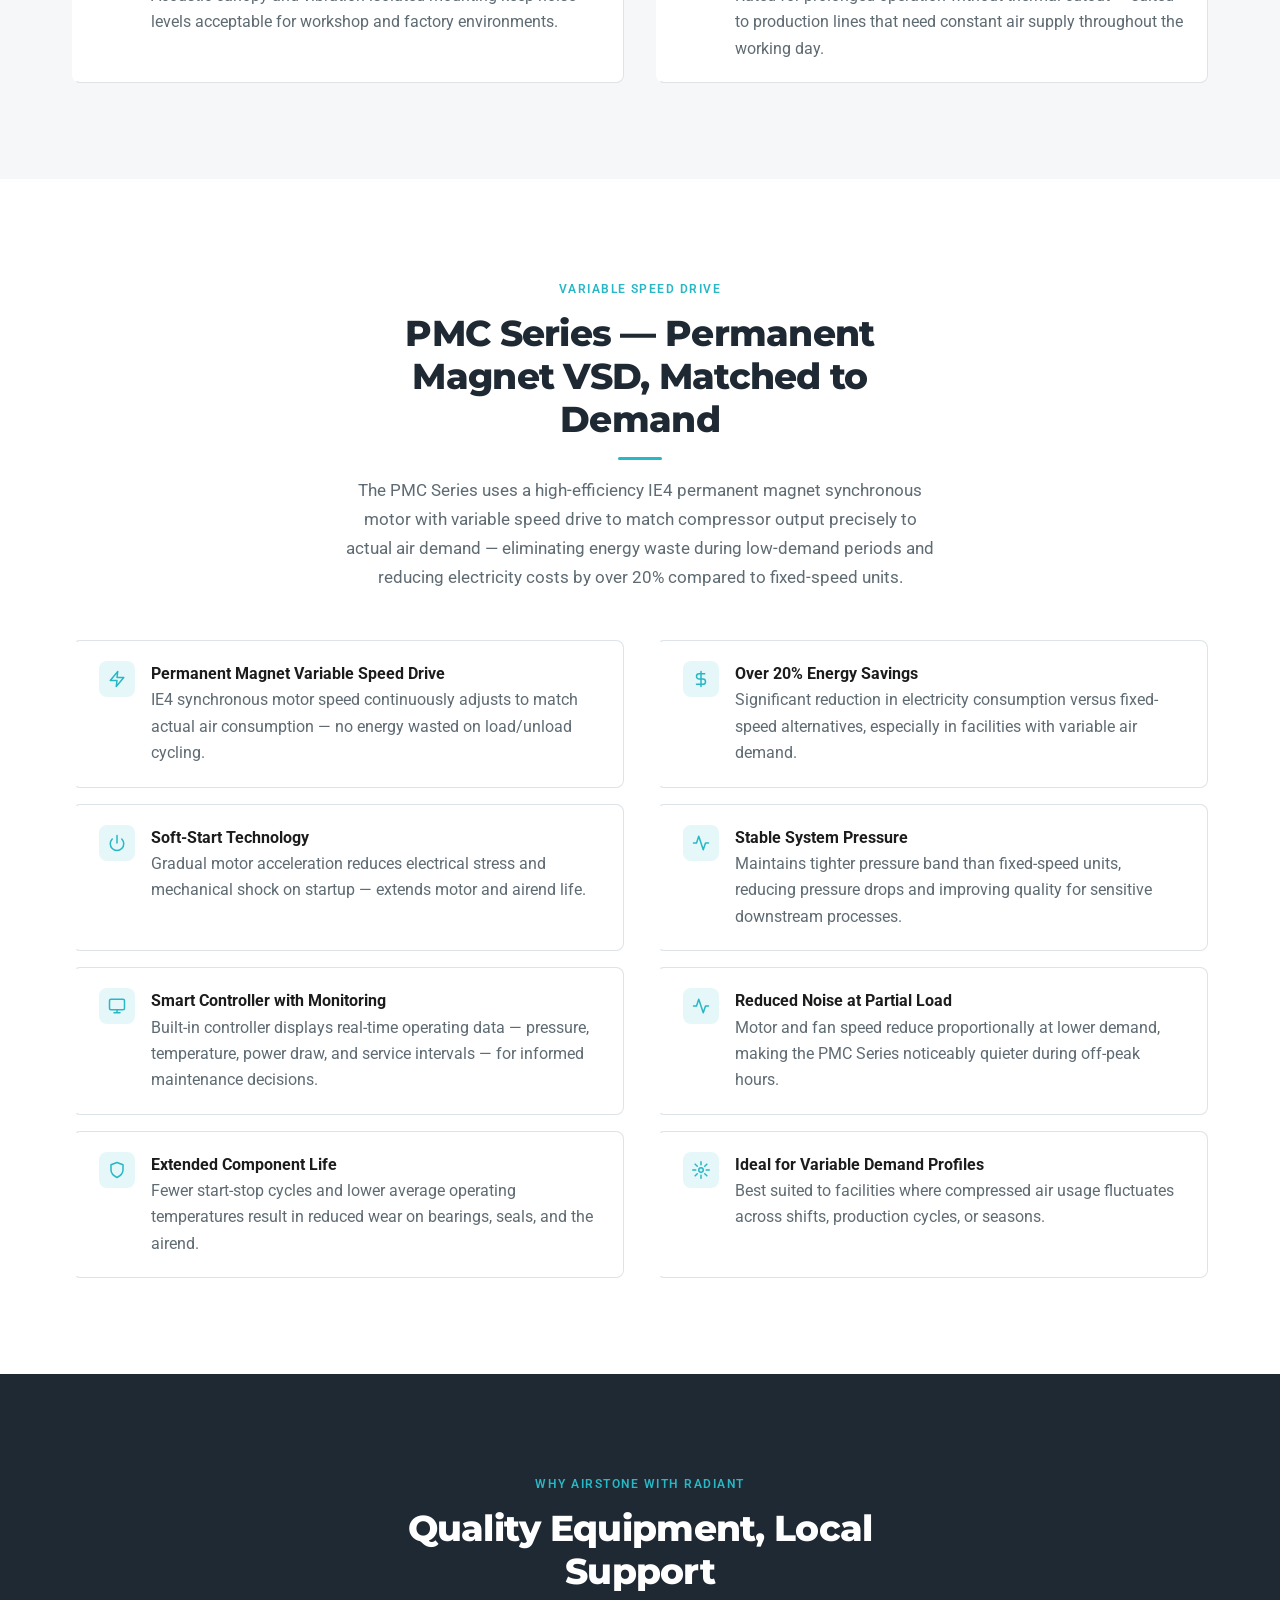
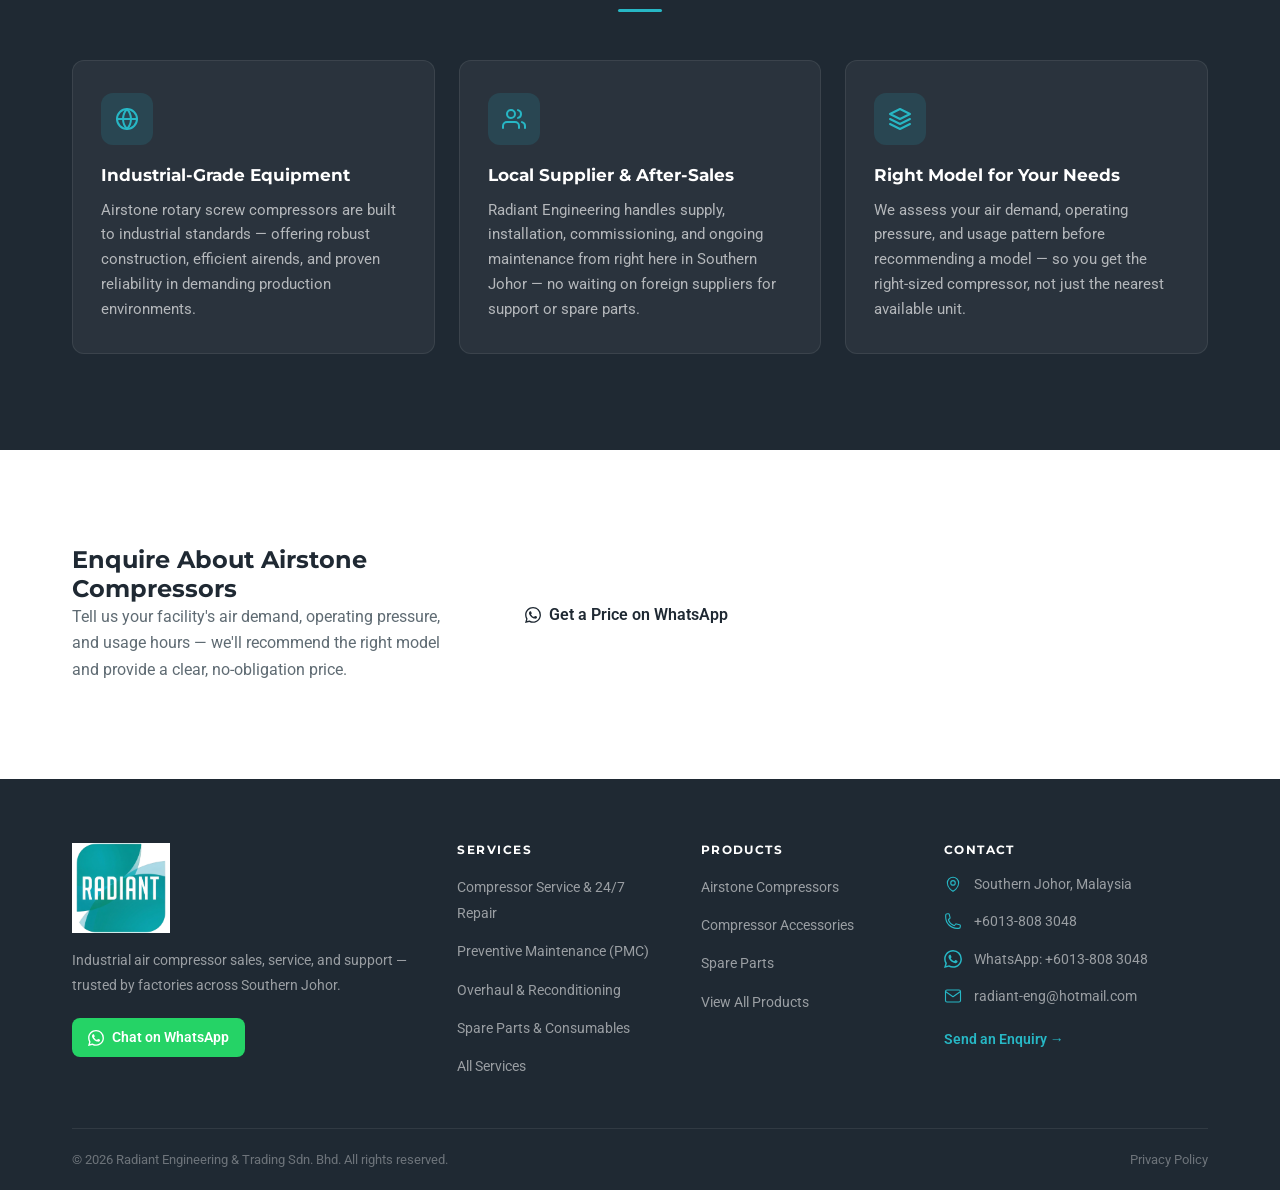
<file: products/airstone.html>
﻿<!DOCTYPE html>
<html lang="en">
<head>
    <meta charset="UTF-8">
    <meta name="viewport" content="width=device-width, initial-scale=1.0">
    <title>Airstone Air Compressors in Johor — HB Series &amp; PMC VSD | Radiant Engineering</title>
    <meta name="description" content="Radiant Engineering supplies Airstone rotary screw air compressors in Southern Johor — HB fixed-speed and PMC permanent magnet VSD series. Industrial-grade, reliable, with full local after-sales support.">
    <meta name="robots" content="index, follow">
    <link rel="canonical" href="https://www.radiantcompressor.com.my/products/airstone.html">
    <meta property="og:title" content="Airstone Air Compressors in Johor — HB Series &amp; PMC VSD | Radiant Engineering">
    <meta property="og:description" content="Airstone rotary screw compressors — fixed-speed HB Series and permanent magnet variable-speed PMC — supplied and supported by Radiant Engineering across Southern Johor.">
    <meta property="og:type" content="website">
    <meta property="og:url" content="https://www.radiantcompressor.com.my/products/airstone.html">
    <link rel="preconnect" href="https://fonts.googleapis.com">
    <link rel="preconnect" href="https://fonts.gstatic.com" crossorigin>
    <link href="https://fonts.googleapis.com/css2?family=Montserrat:wght@600;700;800&family=Roboto:wght@400;500;600&display=swap" rel="stylesheet">
    <link rel="stylesheet" href="/css/styles.css">
    <link rel="icon" type="image/png" sizes="32x32" href="/assets/brand/favicon/favicon-32x32.png">
    <link rel="icon" type="image/png" sizes="16x16" href="/assets/brand/favicon/favicon-16x16.png">
    <link rel="apple-touch-icon" sizes="180x180" href="/assets/brand/favicon/apple-touch-icon.png">
    <script type="application/ld+json">
    {
        "@context": "https://schema.org",
        "@type": "Product",
        "name": "Airstone Industrial Air Compressors",
        "brand": {"@type": "Brand", "name": "Airstone"},
        "description": "Rotary screw air compressors in fixed-speed (HB Series) and permanent magnet variable-speed (PMC Series) configurations, supplied and supported by Radiant Engineering in Southern Johor.",
        "url": "https://www.radiantcompressor.com.my/products/airstone.html",
        "offers": {
            "@type": "Offer",
            "seller": {
                "@type": "LocalBusiness",
                "name": "Radiant Engineering & Trading Sdn. Bhd.",
                "telephone": "+60138083048",
                "address": {"@type": "PostalAddress", "addressLocality": "Johor Bahru", "addressRegion": "Johor", "addressCountry": "MY"}
            }
        }
    }
    </script>
</head>
<body>
<a href="#main-content" class="skip-link">Skip to main content</a>

<header class="site-header" id="site-header">
    <div class="container">
        <div class="header-inner">
            <a href="../index.html" class="logo" aria-label="Radiant Engineering &mdash; Home">
                <img src="/assets/brand/logo/logo-primary.png" alt="Radiant Engineering" class="logo-img" width="160" height="48">
                <span class="logo-fallback" id="logo-fallback">
                    <span class="logo-primary">RADIANT</span><span class="logo-sep"></span><span class="logo-secondary">ENGINEERING</span>
                </span>
            </a>

            <nav class="main-nav" id="main-nav" aria-label="Main navigation">
                <ul class="nav-list">
                    <li><a href="../index.html" class="nav-link">Home</a></li>
                    <li><a href="../about.html" class="nav-link">About</a></li>
                    <li class="nav-item has-dropdown">
                        <a href="../services.html" class="nav-link">
                            Services
                            <svg class="nav-chevron" viewBox="0 0 16 16" fill="none" stroke="currentColor" stroke-width="2" aria-hidden="true"><path d="M4 6l4 4 4-4"/></svg>
                        </a>
                        <ul class="dropdown" role="menu">
                            <li role="menuitem"><a href="../services/compressor-service.html">Compressor Service &amp; 24/7 Repair</a></li>
                            <li role="menuitem"><a href="../services/preventive-maintenance.html">Preventive Maintenance (PMC)</a></li>
                            <li role="menuitem"><a href="../services/overhaul-reconditioning.html">Overhaul &amp; Reconditioning</a></li>
                            <li role="menuitem"><a href="../services/spare-parts.html">Spare Parts &amp; Consumables</a></li>
                        </ul>
                    </li>
                    <li class="nav-item has-dropdown">
                        <a href="../products.html" class="nav-link is-active" aria-current="page">
                            Products
                            <svg class="nav-chevron" viewBox="0 0 16 16" fill="none" stroke="currentColor" stroke-width="2" aria-hidden="true"><path d="M4 6l4 4 4-4"/></svg>
                        </a>
                        <ul class="dropdown" role="menu">
                            <li role="menuitem"><a href="airstone.html" class="dropdown-active" aria-current="page">Airstone Compressors</a></li>
                            <li role="menuitem"><a href="compressor-accessories.html">Compressor Accessories</a></li>
                            <li role="menuitem"><a href="spare-parts.html">Spare Parts</a></li>
                        </ul>
                    </li>
                    <li><a href="../projects.html" class="nav-link">Projects</a></li>
                    <li><a href="../contact.html" class="nav-link">Contact</a></li>
                </ul>
            </nav>
            <a href="https://wa.me/60138083048?text=Hi%20Radiant%2C%20I%27d%20like%20to%20enquire%20about%20Airstone%20compressors." class="btn btn-whatsapp" target="_blank" rel="noopener noreferrer">
                <svg width="16" height="16" viewBox="0 0 24 24" fill="currentColor" aria-hidden="true"><path d="M17.472 14.382c-.297-.149-1.758-.867-2.03-.967-.273-.099-.471-.148-.67.15-.197.297-.767.966-.94 1.164-.173.199-.347.223-.644.075-.297-.15-1.255-.463-2.39-1.475-.883-.788-1.48-1.761-1.653-2.059-.173-.297-.018-.458.13-.606.134-.133.298-.347.446-.52.149-.174.198-.298.298-.497.099-.198.05-.371-.025-.52-.075-.149-.669-1.612-.916-2.207-.242-.579-.487-.5-.669-.51-.173-.008-.371-.01-.57-.01-.198 0-.52.074-.792.372-.272.297-1.04 1.016-1.04 2.479 0 1.462 1.065 2.875 1.213 3.074.149.198 2.096 3.2 5.077 4.487.709.306 1.262.489 1.694.625.712.227 1.36.195 1.871.118.571-.085 1.758-.719 2.006-1.413.248-.694.248-1.289.173-1.413-.074-.124-.272-.198-.57-.347m-5.421 7.403h-.004a9.87 9.87 0 01-5.031-1.378l-.361-.214-3.741.982.998-3.648-.235-.374a9.86 9.86 0 01-1.51-5.26c.001-5.45 4.436-9.884 9.888-9.884 2.64 0 5.122 1.03 6.988 2.898a9.825 9.825 0 012.893 6.994c-.003 5.45-4.437 9.884-9.885 9.884m8.413-18.297A11.815 11.815 0 0012.05 0C5.495 0 .16 5.335.157 11.892c0 2.096.547 4.142 1.588 5.945L.057 24l6.305-1.654a11.882 11.882 0 005.683 1.448h.005c6.554 0 11.89-5.335 11.893-11.893a11.821 11.821 0 00-3.48-8.413z"/></svg> WhatsApp Us
            </a>
            <button class="nav-toggle" id="nav-toggle" aria-label="Open navigation menu" aria-expanded="false" aria-controls="main-nav">
                <span class="hamburger-bar"></span>
                <span class="hamburger-bar"></span>
                <span class="hamburger-bar"></span>
            </button>
        </div>
    </div>
</header>

<main id="main-content">

    <!-- PAGE HERO — charcoal -->
    <section class="page-hero" aria-labelledby="cec-hero-h">
        <div class="container">
            <nav class="breadcrumb" aria-label="Breadcrumb">
                <ol class="breadcrumb-list">
                    <li class="breadcrumb-item"><a href="../index.html">Home</a></li>
                    <li class="breadcrumb-item"><a href="../products.html">Products</a></li>
                    <li class="breadcrumb-item breadcrumb-item--current" aria-current="page">Airstone Compressors</li>
                </ol>
            </nav>
            <div class="page-hero-content">
                <p class="section-eyebrow">Rotary Screw Compressors</p>
                <h1 id="cec-hero-h" class="page-hero-title">Airstone Air Compressors</h1>
                <p class="page-hero-desc">Airstone rotary screw air compressors are built for demanding production environments — with a focus on reliability, efficiency, and long service life. Radiant Engineering supplies and supports Airstone equipment across Southern Johor.</p>
            </div>
        </div>
    </section>

    <!-- BRAND INTRO — white -->
    <section class="section svc-intro-section" aria-labelledby="cec-intro-h">
        <div class="container">
            <div class="svc-intro-grid">
                <div class="svc-intro-left">
                    <p class="section-eyebrow">About the Range</p>
                    <h2 id="cec-intro-h" class="section-title" style="text-align:left; max-width:none;">Built for Industrial Reliability.</h2>
                    <p class="svc-intro-lead">Airstone rotary screw compressors are used in factories, workshops, and industrial plants — known for robust construction, quiet operation, and low total cost of ownership.</p>
                    <p class="svc-intro-body">Radiant Engineering supplies Airstone rotary screw compressors in Southern Johor. We handle equipment supply, installation, commissioning, and full after-sales service — so you get both the product and the support from one local team.</p>
                    <div class="svc-intro-stat-row">
                        <div><div class="svc-intro-stat-num">Rotary</div><div class="svc-intro-stat-label">Screw Technology</div></div>
                        <div><div class="svc-intro-stat-num">2</div><div class="svc-intro-stat-label">Series Available</div></div>
                        <div><div class="svc-intro-stat-num">Local</div><div class="svc-intro-stat-label">After-Sales Support</div></div>
                    </div>
                </div>
                <div class="svc-intro-right">
                    <p class="section-eyebrow" style="text-align:left;">Who It's For</p>
                    <ul class="svc-who-list">
                        <li class="svc-who-item">
                            <svg class="svc-who-icon" width="20" height="20" viewBox="0 0 24 24" fill="none" stroke="currentColor" stroke-width="2" stroke-linecap="round" stroke-linejoin="round" aria-hidden="true"><polyline points="20 6 9 17 4 12"/></svg>
                            <span>Factories and manufacturing plants needing reliable compressed air supply</span>
                        </li>
                        <li class="svc-who-item">
                            <svg class="svc-who-icon" width="20" height="20" viewBox="0 0 24 24" fill="none" stroke="currentColor" stroke-width="2" stroke-linecap="round" stroke-linejoin="round" aria-hidden="true"><polyline points="20 6 9 17 4 12"/></svg>
                            <span>Operations upgrading from ageing or inefficient piston compressors</span>
                        </li>
                        <li class="svc-who-item">
                            <svg class="svc-who-icon" width="20" height="20" viewBox="0 0 24 24" fill="none" stroke="currentColor" stroke-width="2" stroke-linecap="round" stroke-linejoin="round" aria-hidden="true"><polyline points="20 6 9 17 4 12"/></svg>
                            <span>Facilities with variable air demand looking to reduce energy costs</span>
                        </li>
                        <li class="svc-who-item">
                            <svg class="svc-who-icon" width="20" height="20" viewBox="0 0 24 24" fill="none" stroke="currentColor" stroke-width="2" stroke-linecap="round" stroke-linejoin="round" aria-hidden="true"><polyline points="20 6 9 17 4 12"/></svg>
                            <span>Businesses wanting a single supplier for equipment, installation, and ongoing maintenance</span>
                        </li>
                    </ul>
                </div>
            </div>
            <figure class="svc-intro-photo" style="margin: 2.5rem 0 0; border-radius: 8px; overflow: hidden; line-height: 0;">
                <img src="/assets/images/existing/ceccato-compressor.jpg" alt="Airstone rotary screw air compressor — placeholder, awaiting updated product photo" style="width: 100%; height: auto; display: block;" loading="lazy">
            </figure>
        </div>
    </section>

    <!-- HB SERIES — gray-50 -->
    <section class="section svc-includes-section" aria-labelledby="hb-h">
        <div class="container">
            <div class="section-header">
                <p class="section-eyebrow">Fixed Speed</p>
                <h2 id="hb-h" class="section-title">HB Series — Reliable, Constant-Output Performance</h2>
                <p class="section-desc">The HB Series is a straightforward, dependable direct-driven rotary screw compressor built for facilities with steady, consistent air demand. It delivers reliable output without complexity — ideal for production environments where uptime is the priority.</p>
            </div>
            <ul class="svc-detail-features">
                <li class="svc-detail-feature">
                    <div class="svc-detail-feature-icon" aria-hidden="true">
                        <svg width="18" height="18" viewBox="0 0 24 24" fill="none" stroke="currentColor" stroke-width="2" stroke-linecap="round" stroke-linejoin="round"><circle cx="12" cy="12" r="3"/><path d="M12 1v4M12 19v4M4.22 4.22l2.83 2.83M16.95 16.95l2.83 2.83M1 12h4M19 12h4M4.22 19.78l2.83-2.83M16.95 7.05l2.83-2.83"/></svg>
                    </div>
                    <div>
                        <strong>Rotary Screw Airend</strong>
                        <p>High-efficiency twin-screw airend for continuous duty operation with minimal pulsation and vibration.</p>
                    </div>
                </li>
                <li class="svc-detail-feature">
                    <div class="svc-detail-feature-icon" aria-hidden="true">
                        <svg width="18" height="18" viewBox="0 0 24 24" fill="none" stroke="currentColor" stroke-width="2" stroke-linecap="round" stroke-linejoin="round"><path d="M13 2L3 14h9l-1 8 10-12h-9l1-8z"/></svg>
                    </div>
                    <div>
                        <strong>Fixed-Speed Drive Motor</strong>
                        <p>Constant-speed operation delivers stable, predictable compressed air output suited to steady demand.</p>
                    </div>
                </li>
                <li class="svc-detail-feature">
                    <div class="svc-detail-feature-icon" aria-hidden="true">
                        <svg width="18" height="18" viewBox="0 0 24 24" fill="none" stroke="currentColor" stroke-width="2" stroke-linecap="round" stroke-linejoin="round"><rect x="3" y="11" width="18" height="11" rx="2"/><path d="M7 11V7a5 5 0 0110 0v4"/></svg>
                    </div>
                    <div>
                        <strong>Integrated Oil Separation System</strong>
                        <p>Built-in oil separator and filtration minimises oil carryover and keeps downstream equipment clean.</p>
                    </div>
                </li>
                <li class="svc-detail-feature">
                    <div class="svc-detail-feature-icon" aria-hidden="true">
                        <svg width="18" height="18" viewBox="0 0 24 24" fill="none" stroke="currentColor" stroke-width="2" stroke-linecap="round" stroke-linejoin="round"><path d="M14 9V5a3 3 0 00-6 0v4"/><rect x="2" y="9" width="20" height="13" rx="2"/></svg>
                    </div>
                    <div>
                        <strong>Simple, Reliable Controls</strong>
                        <p>Straightforward control panel with pressure setpoint, run/stop, and basic fault indication — easy to operate and maintain.</p>
                    </div>
                </li>
                <li class="svc-detail-feature">
                    <div class="svc-detail-feature-icon" aria-hidden="true">
                        <svg width="18" height="18" viewBox="0 0 24 24" fill="none" stroke="currentColor" stroke-width="2" stroke-linecap="round" stroke-linejoin="round"><path d="M12 22s8-4 8-10V5l-8-3-8 3v7c0 6 8 10 8 10z"/></svg>
                    </div>
                    <div>
                        <strong>Long Service Intervals</strong>
                        <p>Designed for extended maintenance intervals to reduce servicing frequency and keep operating costs low.</p>
                    </div>
                </li>
                <li class="svc-detail-feature">
                    <div class="svc-detail-feature-icon" aria-hidden="true">
                        <svg width="18" height="18" viewBox="0 0 24 24" fill="none" stroke="currentColor" stroke-width="2" stroke-linecap="round" stroke-linejoin="round"><rect x="2" y="7" width="20" height="14" rx="2"/><path d="M16 7V5a2 2 0 00-2-2h-4a2 2 0 00-2 2v2"/></svg>
                    </div>
                    <div>
                        <strong>Compact, Self-Contained Package</strong>
                        <p>Compressor, motor, coolers, and separator housed in a single acoustic enclosure — minimal installation footprint.</p>
                    </div>
                </li>
                <li class="svc-detail-feature">
                    <div class="svc-detail-feature-icon" aria-hidden="true">
                        <svg width="18" height="18" viewBox="0 0 24 24" fill="none" stroke="currentColor" stroke-width="2" stroke-linecap="round" stroke-linejoin="round"><path d="M22 12h-4l-3 9L9 3l-3 9H2"/></svg>
                    </div>
                    <div>
                        <strong>Low Noise Operation</strong>
                        <p>Acoustic canopy and vibration-isolated mounting keep noise levels acceptable for workshop and factory environments.</p>
                    </div>
                </li>
                <li class="svc-detail-feature">
                    <div class="svc-detail-feature-icon" aria-hidden="true">
                        <svg width="18" height="18" viewBox="0 0 24 24" fill="none" stroke="currentColor" stroke-width="2" stroke-linecap="round" stroke-linejoin="round"><circle cx="12" cy="12" r="10"/><path d="M12 6v6l4 2"/></svg>
                    </div>
                    <div>
                        <strong>Suitable for Continuous Duty</strong>
                        <p>Rated for prolonged operation without thermal cutout — suited to production lines that need constant air supply throughout the working day.</p>
                    </div>
                </li>
            </ul>
        </div>
    </section>

    <!-- PMC SERIES — white -->
    <section class="section" aria-labelledby="pmc-h">
        <div class="container">
            <div class="section-header">
                <p class="section-eyebrow">Variable Speed Drive</p>
                <h2 id="pmc-h" class="section-title">PMC Series &mdash; Permanent Magnet VSD, Matched to Demand</h2>
                <p class="section-desc">The PMC Series uses a high-efficiency IE4 permanent magnet synchronous motor with variable speed drive to match compressor output precisely to actual air demand &mdash; eliminating energy waste during low-demand periods and reducing electricity costs by over 20% compared to fixed-speed units.</p>
            </div>
            <ul class="svc-detail-features">
                <li class="svc-detail-feature">
                    <div class="svc-detail-feature-icon" aria-hidden="true">
                        <svg width="18" height="18" viewBox="0 0 24 24" fill="none" stroke="currentColor" stroke-width="2" stroke-linecap="round" stroke-linejoin="round"><path d="M13 2L3 14h9l-1 8 10-12h-9l1-8z"/></svg>
                    </div>
                    <div>
                        <strong>Permanent Magnet Variable Speed Drive</strong>
                        <p>IE4 synchronous motor speed continuously adjusts to match actual air consumption — no energy wasted on load/unload cycling.</p>
                    </div>
                </li>
                <li class="svc-detail-feature">
                    <div class="svc-detail-feature-icon" aria-hidden="true">
                        <svg width="18" height="18" viewBox="0 0 24 24" fill="none" stroke="currentColor" stroke-width="2" stroke-linecap="round" stroke-linejoin="round"><path d="M12 2v20M17 5H9.5a3.5 3.5 0 000 7h5a3.5 3.5 0 010 7H6"/></svg>
                    </div>
                    <div>
                        <strong>Over 20% Energy Savings</strong>
                        <p>Significant reduction in electricity consumption versus fixed-speed alternatives, especially in facilities with variable air demand.</p>
                    </div>
                </li>
                <li class="svc-detail-feature">
                    <div class="svc-detail-feature-icon" aria-hidden="true">
                        <svg width="18" height="18" viewBox="0 0 24 24" fill="none" stroke="currentColor" stroke-width="2" stroke-linecap="round" stroke-linejoin="round"><path d="M18.36 6.64a9 9 0 11-12.73 0M12 2v10"/></svg>
                    </div>
                    <div>
                        <strong>Soft-Start Technology</strong>
                        <p>Gradual motor acceleration reduces electrical stress and mechanical shock on startup — extends motor and airend life.</p>
                    </div>
                </li>
                <li class="svc-detail-feature">
                    <div class="svc-detail-feature-icon" aria-hidden="true">
                        <svg width="18" height="18" viewBox="0 0 24 24" fill="none" stroke="currentColor" stroke-width="2" stroke-linecap="round" stroke-linejoin="round"><polyline points="22 12 18 12 15 21 9 3 6 12 2 12"/></svg>
                    </div>
                    <div>
                        <strong>Stable System Pressure</strong>
                        <p>Maintains tighter pressure band than fixed-speed units, reducing pressure drops and improving quality for sensitive downstream processes.</p>
                    </div>
                </li>
                <li class="svc-detail-feature">
                    <div class="svc-detail-feature-icon" aria-hidden="true">
                        <svg width="18" height="18" viewBox="0 0 24 24" fill="none" stroke="currentColor" stroke-width="2" stroke-linecap="round" stroke-linejoin="round"><rect x="2" y="3" width="20" height="14" rx="2"/><path d="M8 21h8M12 17v4"/></svg>
                    </div>
                    <div>
                        <strong>Smart Controller with Monitoring</strong>
                        <p>Built-in controller displays real-time operating data — pressure, temperature, power draw, and service intervals — for informed maintenance decisions.</p>
                    </div>
                </li>
                <li class="svc-detail-feature">
                    <div class="svc-detail-feature-icon" aria-hidden="true">
                        <svg width="18" height="18" viewBox="0 0 24 24" fill="none" stroke="currentColor" stroke-width="2" stroke-linecap="round" stroke-linejoin="round"><path d="M22 12h-4l-3 9L9 3l-3 9H2"/></svg>
                    </div>
                    <div>
                        <strong>Reduced Noise at Partial Load</strong>
                        <p>Motor and fan speed reduce proportionally at lower demand, making the PMC Series noticeably quieter during off-peak hours.</p>
                    </div>
                </li>
                <li class="svc-detail-feature">
                    <div class="svc-detail-feature-icon" aria-hidden="true">
                        <svg width="18" height="18" viewBox="0 0 24 24" fill="none" stroke="currentColor" stroke-width="2" stroke-linecap="round" stroke-linejoin="round"><path d="M12 22s8-4 8-10V5l-8-3-8 3v7c0 6 8 10 8 10z"/></svg>
                    </div>
                    <div>
                        <strong>Extended Component Life</strong>
                        <p>Fewer start-stop cycles and lower average operating temperatures result in reduced wear on bearings, seals, and the airend.</p>
                    </div>
                </li>
                <li class="svc-detail-feature">
                    <div class="svc-detail-feature-icon" aria-hidden="true">
                        <svg width="18" height="18" viewBox="0 0 24 24" fill="none" stroke="currentColor" stroke-width="2" stroke-linecap="round" stroke-linejoin="round"><circle cx="12" cy="12" r="3"/><path d="M12 1v4M12 19v4M4.22 4.22l2.83 2.83M16.95 16.95l2.83 2.83M1 12h4M19 12h4M4.22 19.78l2.83-2.83M16.95 7.05l2.83-2.83"/></svg>
                    </div>
                    <div>
                        <strong>Ideal for Variable Demand Profiles</strong>
                        <p>Best suited to facilities where compressed air usage fluctuates across shifts, production cycles, or seasons.</p>
                    </div>
                </li>
            </ul>
        </div>
    </section>

    <!-- WHY CHOOSE AIRSTONE — charcoal -->
    <section class="section svc-reasons-section" aria-labelledby="cec-why-h">
        <div class="container">
            <div class="section-header">
                <p class="section-eyebrow">Why Airstone with Radiant</p>
                <h2 id="cec-why-h" class="section-title">Quality Equipment, Local Support</h2>
            </div>
            <div class="svc-reason-grid">
                <div class="svc-reason-card">
                    <div class="svc-reason-icon" aria-hidden="true">
                        <svg width="24" height="24" viewBox="0 0 24 24" fill="none" stroke="currentColor" stroke-width="2" stroke-linecap="round" stroke-linejoin="round"><circle cx="12" cy="12" r="10"/><path d="M2 12h20M12 2a15.3 15.3 0 014 10 15.3 15.3 0 01-4 10 15.3 15.3 0 01-4-10 15.3 15.3 0 014-10z"/></svg>
                    </div>
                    <h3>Industrial-Grade Equipment</h3>
                    <p>Airstone rotary screw compressors are built to industrial standards — offering robust construction, efficient airends, and proven reliability in demanding production environments.</p>
                </div>
                <div class="svc-reason-card">
                    <div class="svc-reason-icon" aria-hidden="true">
                        <svg width="24" height="24" viewBox="0 0 24 24" fill="none" stroke="currentColor" stroke-width="2" stroke-linecap="round" stroke-linejoin="round"><path d="M17 21v-2a4 4 0 00-4-4H5a4 4 0 00-4 4v2"/><circle cx="9" cy="7" r="4"/><path d="M23 21v-2a4 4 0 00-3-3.87M16 3.13a4 4 0 010 7.75"/></svg>
                    </div>
                    <h3>Local Supplier &amp; After-Sales</h3>
                    <p>Radiant Engineering handles supply, installation, commissioning, and ongoing maintenance from right here in Southern Johor &mdash; no waiting on foreign suppliers for support or spare parts.</p>
                </div>
                <div class="svc-reason-card">
                    <div class="svc-reason-icon" aria-hidden="true">
                        <svg width="24" height="24" viewBox="0 0 24 24" fill="none" stroke="currentColor" stroke-width="2" stroke-linecap="round" stroke-linejoin="round"><path d="M12 2L2 7l10 5 10-5-10-5z"/><path d="M2 17l10 5 10-5"/><path d="M2 12l10 5 10-5"/></svg>
                    </div>
                    <h3>Right Model for Your Needs</h3>
                    <p>We assess your air demand, operating pressure, and usage pattern before recommending a model &mdash; so you get the right-sized compressor, not just the nearest available unit.</p>
                </div>
            </div>
        </div>
    </section>

    <section class="section cta-section" aria-labelledby="prod-cta-h">
        <div class="container">
            <div class="cta-inner">
                <div class="cta-text">
                    <h2 id="prod-cta-h" class="cta-title">Enquire About Airstone Compressors</h2>
                    <p class="cta-subtitle">Tell us your facility's air demand, operating pressure, and usage hours — we'll recommend the right model and provide a clear, no-obligation price.</p>
                </div>
                <div class="cta-actions">
                    <a href="https://wa.me/60138083048?text=Hi%20Radiant%2C%20I%27d%20like%20to%20enquire%20about%20an%20Airstone%20compressor%20for%20my%20facility." class="btn btn-cta-primary" target="_blank" rel="noopener noreferrer">
                        <svg width="16" height="16" viewBox="0 0 24 24" fill="currentColor" aria-hidden="true"><path d="M17.472 14.382c-.297-.149-1.758-.867-2.03-.967-.273-.099-.471-.148-.67.15-.197.297-.767.966-.94 1.164-.173.199-.347.223-.644.075-.297-.15-1.255-.463-2.39-1.475-.883-.788-1.48-1.761-1.653-2.059-.173-.297-.018-.458.13-.606.134-.133.298-.347.446-.52.149-.174.198-.298.298-.497.099-.198.05-.371-.025-.52-.075-.149-.669-1.612-.916-2.207-.242-.579-.487-.5-.669-.51-.173-.008-.371-.01-.57-.01-.198 0-.52.074-.792.372-.272.297-1.04 1.016-1.04 2.479 0 1.462 1.065 2.875 1.213 3.074.149.198 2.096 3.2 5.077 4.487.709.306 1.262.489 1.694.625.712.227 1.36.195 1.871.118.571-.085 1.758-.719 2.006-1.413.248-.694.248-1.289.173-1.413-.074-.124-.272-.198-.57-.347m-5.421 7.403h-.004a9.87 9.87 0 01-5.031-1.378l-.361-.214-3.741.982.998-3.648-.235-.374a9.86 9.86 0 01-1.51-5.26c.001-5.45 4.436-9.884 9.888-9.884 2.64 0 5.122 1.03 6.988 2.898a9.825 9.825 0 012.893 6.994c-.003 5.45-4.437 9.884-9.885 9.884m8.413-18.297A11.815 11.815 0 0012.05 0C5.495 0 .16 5.335.157 11.892c0 2.096.547 4.142 1.588 5.945L.057 24l6.305-1.654a11.882 11.882 0 005.683 1.448h.005c6.554 0 11.89-5.335 11.893-11.893a11.821 11.821 0 00-3.48-8.413z"/></svg> Get a Price on WhatsApp
                    </a>
                    <a href="../contact.html" class="btn btn-cta-secondary">
                        Request a Site Visit <svg width="16" height="16" viewBox="0 0 16 16" fill="none" stroke="currentColor" stroke-width="2" stroke-linecap="round" stroke-linejoin="round" aria-hidden="true"><path d="M3 8h10M9 4l4 4-4 4"/></svg>
                    </a>
                </div>
                <div class="cta-namecard">
                    <svg width="16" height="16" viewBox="0 0 24 24" fill="none" stroke="currentColor" stroke-width="2" stroke-linecap="round" stroke-linejoin="round" aria-hidden="true"><path d="M23 19a2 2 0 01-2 2H3a2 2 0 01-2-2V8a2 2 0 012-2h4l2-3h6l2 3h4a2 2 0 012 2z"/><circle cx="12" cy="13" r="4"/></svg>
                    <span>Have a namecard? <a href="https://wa.me/60138083048?text=Hi%20Radiant%2C%20I%27d%20like%20to%20enquire%20about%20your%20products.%20Here%20is%20my%20namecard." target="_blank" rel="noopener noreferrer">Snap and send it on WhatsApp</a> &mdash; no form needed.</span>
                </div>
            </div>
        </div>
    </section>

</main>


<footer class="site-footer">
    <div class="container">
        <div class="footer-grid">
            <div class="footer-brand-col">
                <a href="../index.html" class="footer-logo" aria-label="Radiant Engineering &mdash; Home">
                    <img src="/assets/brand/logo/logo-primary.png" alt="Radiant Engineering" width="160" height="90" style="height:90px;width:auto;display:block;">
                </a>
                <p class="footer-tagline">Industrial air compressor sales, service, and support &mdash; trusted by factories across Southern Johor.</p>
                <a href="https://wa.me/60138083048?text=Hi%20Radiant%2C%20I%20would%20like%20to%20enquire%20about%20your%20products." class="footer-wa-btn" target="_blank" rel="noopener noreferrer">
                    <svg width="16" height="16" viewBox="0 0 24 24" fill="currentColor" aria-hidden="true"><path d="M17.472 14.382c-.297-.149-1.758-.867-2.03-.967-.273-.099-.471-.148-.67.15-.197.297-.767.966-.94 1.164-.173.199-.347.223-.644.075-.297-.15-1.255-.463-2.39-1.475-.883-.788-1.48-1.761-1.653-2.059-.173-.297-.018-.458.13-.606.134-.133.298-.347.446-.52.149-.174.198-.298.298-.497.099-.198.05-.371-.025-.52-.075-.149-.669-1.612-.916-2.207-.242-.579-.487-.5-.669-.51-.173-.008-.371-.01-.57-.01-.198 0-.52.074-.792.372-.272.297-1.04 1.016-1.04 2.479 0 1.462 1.065 2.875 1.213 3.074.149.198 2.096 3.2 5.077 4.487.709.306 1.262.489 1.694.625.712.227 1.36.195 1.871.118.571-.085 1.758-.719 2.006-1.413.248-.694.248-1.289.173-1.413-.074-.124-.272-.198-.57-.347m-5.421 7.403h-.004a9.87 9.87 0 01-5.031-1.378l-.361-.214-3.741.982.998-3.648-.235-.374a9.86 9.86 0 01-1.51-5.26c.001-5.45 4.436-9.884 9.888-9.884 2.64 0 5.122 1.03 6.988 2.898a9.825 9.825 0 012.893 6.994c-.003 5.45-4.437 9.884-9.885 9.884m8.413-18.297A11.815 11.815 0 0012.05 0C5.495 0 .16 5.335.157 11.892c0 2.096.547 4.142 1.588 5.945L.057 24l6.305-1.654a11.882 11.882 0 005.683 1.448h.005c6.554 0 11.89-5.335 11.893-11.893a11.821 11.821 0 00-3.48-8.413z"/></svg> Chat on WhatsApp
                </a>
            </div>
            <div class="footer-col">
                <h3 class="footer-heading">Services</h3>
                <ul class="footer-links">
                    <li><a href="../services/compressor-service.html">Compressor Service &amp; 24/7 Repair</a></li>
                    <li><a href="../services/preventive-maintenance.html">Preventive Maintenance (PMC)</a></li>
                    <li><a href="../services/overhaul-reconditioning.html">Overhaul &amp; Reconditioning</a></li>
                    <li><a href="../services/spare-parts.html">Spare Parts &amp; Consumables</a></li>
                    <li><a href="../services.html">All Services</a></li>
                </ul>
            </div>
            <div class="footer-col">
                <h3 class="footer-heading">Products</h3>
                <ul class="footer-links">
                    <li><a href="../products/airstone.html">Airstone Compressors</a></li>
                    <li><a href="../products/compressor-accessories.html">Compressor Accessories</a></li>
                    <li><a href="../products/spare-parts.html">Spare Parts</a></li>
                    <li><a href="../products.html">View All Products</a></li>
                </ul>
            </div>
            <div class="footer-col">
                <h3 class="footer-heading">Contact</h3>
                <ul class="footer-contact-list">
                    <li>
                        <svg class="footer-contact-icon" viewBox="0 0 24 24" fill="none" stroke="currentColor" stroke-width="1.5" aria-hidden="true"><path stroke-linecap="round" stroke-linejoin="round" d="M15 10.5a3 3 0 11-6 0 3 3 0 016 0z"/><path stroke-linecap="round" stroke-linejoin="round" d="M19.5 10.5c0 7.142-7.5 11.25-7.5 11.25S4.5 17.642 4.5 10.5a7.5 7.5 0 1115 0z"/></svg>
                        <span>Southern Johor, Malaysia</span>
                    </li>
                    <li>
                        <svg class="footer-contact-icon" viewBox="0 0 24 24" fill="none" stroke="currentColor" stroke-width="1.5" aria-hidden="true"><path stroke-linecap="round" stroke-linejoin="round" d="M2.25 6.75c0 8.284 6.716 15 15 15h2.25a2.25 2.25 0 002.25-2.25v-1.372c0-.516-.351-.966-.852-1.091l-4.423-1.106c-.44-.11-.902.055-1.173.417l-.97 1.293c-.282.376-.769.542-1.21.38a12.035 12.035 0 01-7.143-7.143c-.162-.441.004-.928.38-1.21l1.293-.97c.363-.271.527-.734.417-1.173L6.963 3.102a1.125 1.125 0 00-1.091-.852H4.5A2.25 2.25 0 002.25 4.5v2.25z"/></svg>
                        <a href="tel:+60138083048">+6013-808 3048</a>
                    </li>
                    <li>
                        <svg class="footer-contact-icon" viewBox="0 0 24 24" fill="currentColor" aria-hidden="true"><path d="M17.472 14.382c-.297-.149-1.758-.867-2.03-.967-.273-.099-.471-.148-.67.15-.197.297-.767.966-.94 1.164-.173.199-.347.223-.644.075-.297-.15-1.255-.463-2.39-1.475-.883-.788-1.48-1.761-1.653-2.059-.173-.297-.018-.458.13-.606.134-.133.298-.347.446-.52.149-.174.198-.298.298-.497.099-.198.05-.371-.025-.52-.075-.149-.669-1.612-.916-2.207-.242-.579-.487-.5-.669-.51-.173-.008-.371-.01-.57-.01-.198 0-.52.074-.792.372-.272.297-1.04 1.016-1.04 2.479 0 1.462 1.065 2.875 1.213 3.074.149.198 2.096 3.2 5.077 4.487.709.306 1.262.489 1.694.625.712.227 1.36.195 1.871.118.571-.085 1.758-.719 2.006-1.413.248-.694.248-1.289.173-1.413-.074-.124-.272-.198-.57-.347m-5.421 7.403h-.004a9.87 9.87 0 01-5.031-1.378l-.361-.214-3.741.982.998-3.648-.235-.374a9.86 9.86 0 01-1.51-5.26c.001-5.45 4.436-9.884 9.888-9.884 2.64 0 5.122 1.03 6.988 2.898a9.825 9.825 0 012.893 6.994c-.003 5.45-4.437 9.884-9.885 9.884m8.413-18.297A11.815 11.815 0 0012.05 0C5.495 0 .16 5.335.157 11.892c0 2.096.547 4.142 1.588 5.945L.057 24l6.305-1.654a11.882 11.882 0 005.683 1.448h.005c6.554 0 11.89-5.335 11.893-11.893a11.821 11.821 0 00-3.48-8.413z"/></svg>
                        <a href="https://wa.me/60138083048" target="_blank" rel="noopener noreferrer">WhatsApp: +6013-808 3048</a>
                    </li>
                    <li>
                        <svg class="footer-contact-icon" viewBox="0 0 24 24" fill="none" stroke="currentColor" stroke-width="1.5" aria-hidden="true"><path stroke-linecap="round" stroke-linejoin="round" d="M4 4h16c1.1 0 2 .9 2 2v12c0 1.1-.9 2-2 2H4c-1.1 0-2-.9-2-2V6c0-1.1.9-2 2-2z"/><polyline stroke-linecap="round" stroke-linejoin="round" points="22,6 12,13 2,6"/></svg>
                        <a href="mailto:radiant-eng@hotmail.com">radiant-eng@hotmail.com</a>
                    </li>
                </ul>
                <a href="../contact.html" class="footer-contact-cta">Send an Enquiry &rarr;</a>
            </div>
        </div>
        <div class="footer-bottom">
            <p class="footer-copyright">&copy; <span id="current-year"></span> Radiant Engineering &amp; Trading Sdn. Bhd. All rights reserved.</p>
            <nav class="footer-legal" aria-label="Legal"><a href="../privacy.html">Privacy Policy</a></nav>
        </div>
    </div>
</footer>
<a href="https://wa.me/60138083048?text=Hi%20Radiant%2C%20I%27d%20like%20to%20enquire%20about%20Airstone%20compressors."
   class="whatsapp-float" target="_blank" rel="noopener noreferrer"
   aria-label="Chat with us on WhatsApp &mdash; +6013-808 3048">
    <svg viewBox="0 0 24 24" fill="currentColor" aria-hidden="true"><path d="M17.472 14.382c-.297-.149-1.758-.867-2.03-.967-.273-.099-.471-.148-.67.15-.197.297-.767.966-.94 1.164-.173.199-.347.223-.644.075-.297-.15-1.255-.463-2.39-1.475-.883-.788-1.48-1.761-1.653-2.059-.173-.297-.018-.458.13-.606.134-.133.298-.347.446-.52.149-.174.198-.298.298-.497.099-.198.05-.371-.025-.52-.075-.149-.669-1.612-.916-2.207-.242-.579-.487-.5-.669-.51-.173-.008-.371-.01-.57-.01-.198 0-.52.074-.792.372-.272.297-1.04 1.016-1.04 2.479 0 1.462 1.065 2.875 1.213 3.074.149.198 2.096 3.2 5.077 4.487.709.306 1.262.489 1.694.625.712.227 1.36.195 1.871.118.571-.085 1.758-.719 2.006-1.413.248-.694.248-1.289.173-1.413-.074-.124-.272-.198-.57-.347m-5.421 7.403h-.004a9.87 9.87 0 01-5.031-1.378l-.361-.214-3.741.982.998-3.648-.235-.374a9.86 9.86 0 01-1.51-5.26c.001-5.45 4.436-9.884 9.888-9.884 2.64 0 5.122 1.03 6.988 2.898a9.825 9.825 0 012.893 6.994c-.003 5.45-4.437 9.884-9.885 9.884m8.413-18.297A11.815 11.815 0 0012.05 0C5.495 0 .16 5.335.157 11.892c0 2.096.547 4.142 1.588 5.945L.057 24l6.305-1.654a11.882 11.882 0 005.683 1.448h.005c6.554 0 11.89-5.335 11.893-11.893a11.821 11.821 0 00-3.48-8.413z"/></svg>
</a>

<script>
    document.getElementById('current-year').textContent = new Date().getFullYear();
    const navToggle  = document.getElementById('nav-toggle');
    const mainNav    = document.getElementById('main-nav');
    const siteHeader = document.getElementById('site-header');
    navToggle.addEventListener('click', function () {
        const isOpen = mainNav.classList.toggle('is-open');
        navToggle.classList.toggle('is-open', isOpen);
        navToggle.setAttribute('aria-expanded', String(isOpen));
        navToggle.setAttribute('aria-label', isOpen ? 'Close navigation menu' : 'Open navigation menu');
    });
    document.addEventListener('click', function (e) {
        if (!siteHeader.contains(e.target) && mainNav.classList.contains('is-open')) {
            mainNav.classList.remove('is-open');
            navToggle.classList.remove('is-open');
            navToggle.setAttribute('aria-expanded', 'false');
            navToggle.setAttribute('aria-label', 'Open navigation menu');
        }
    });
    const logoImg      = document.querySelector('.logo-img');
    const logoFallback = document.getElementById('logo-fallback');
    if (logoImg) {
        logoImg.addEventListener('error', function () {
            logoImg.style.display = 'none';
            if (logoFallback) logoFallback.style.display = 'flex';
        });
    }
    document.querySelectorAll('.has-dropdown').forEach(function (item) {
        const link = item.querySelector('.nav-link');
        link.addEventListener('click', function (e) {
            if (window.innerWidth < 1024) {
                e.preventDefault();
                item.classList.toggle('is-open');
            }
        });
    });
    window.addEventListener('scroll', function () {
        if (window.scrollY > 10) {
            siteHeader.classList.add('scrolled');
        } else {
            siteHeader.classList.remove('scrolled');
        }
    });
</script>
</body>
</html>
</file>
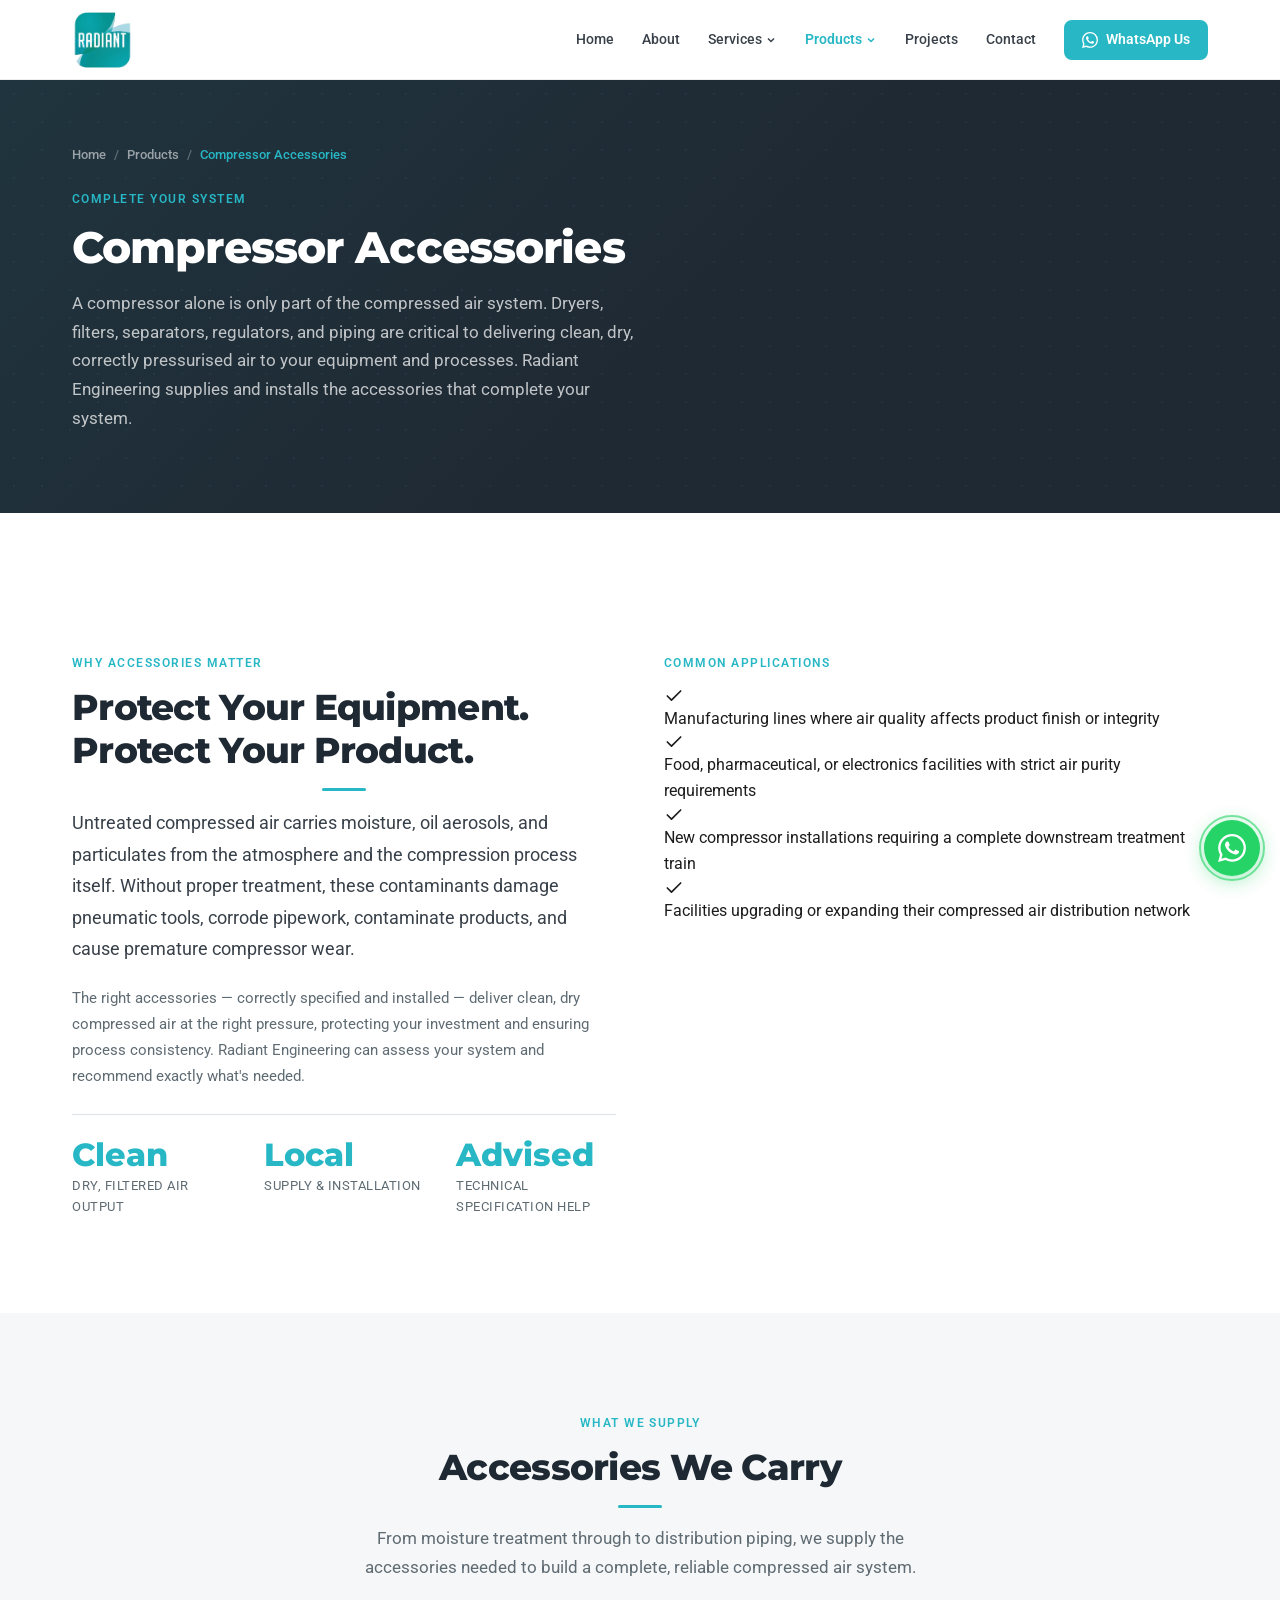
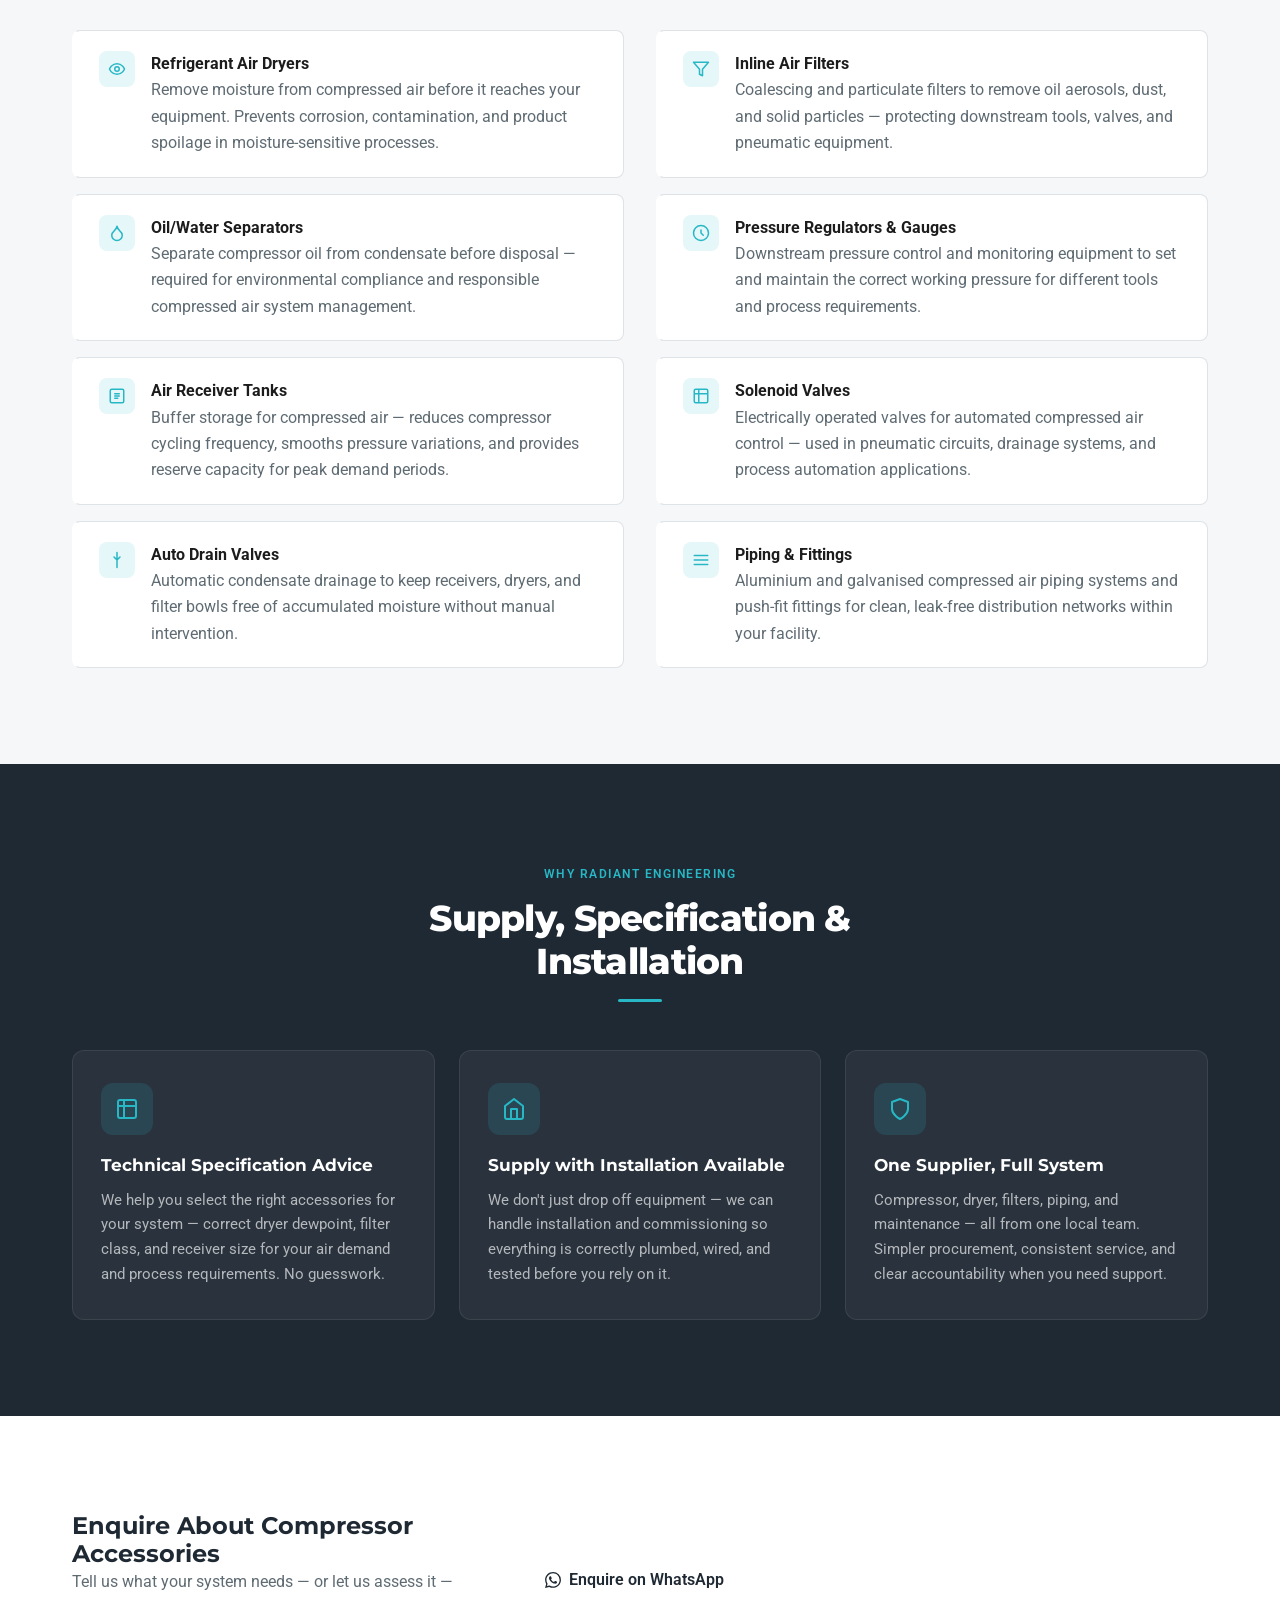
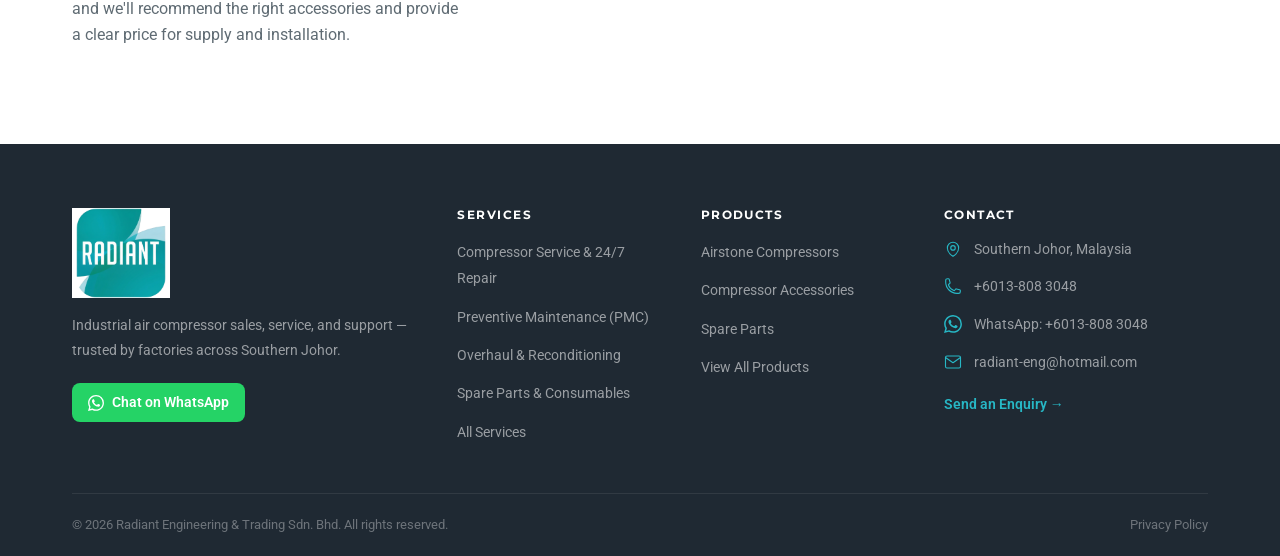
<file: products/compressor-accessories.html>
﻿<!DOCTYPE html>
<html lang="en">
<head>
    <meta charset="UTF-8">
    <meta name="viewport" content="width=device-width, initial-scale=1.0">
    <title>Compressor Accessories — Dryers, Filters &amp; More in Johor | Radiant Engineering</title>
    <meta name="description" content="Radiant Engineering supplies compressed air accessories across Southern Johor — refrigerant dryers, inline filters, oil/water separators, pressure regulators, receiver tanks, and piping systems.">
    <meta name="robots" content="index, follow">
    <link rel="canonical" href="https://www.radiantcompressor.com.my/products/compressor-accessories.html">
    <meta property="og:title" content="Compressor Accessories — Dryers, Filters &amp; More in Johor | Radiant Engineering">
    <meta property="og:description" content="Complete your compressed air system with the right accessories — dryers, filters, separators, and piping supplied and installed by Radiant Engineering in Southern Johor.">
    <meta property="og:type" content="website">
    <meta property="og:url" content="https://www.radiantcompressor.com.my/products/compressor-accessories.html">
    <link rel="preconnect" href="https://fonts.googleapis.com">
    <link rel="preconnect" href="https://fonts.gstatic.com" crossorigin>
    <link href="https://fonts.googleapis.com/css2?family=Montserrat:wght@600;700;800&family=Roboto:wght@400;500;600&display=swap" rel="stylesheet">
    <link rel="stylesheet" href="/css/styles.css">
    <link rel="icon" type="image/png" sizes="32x32" href="/assets/brand/favicon/favicon-32x32.png">
    <link rel="icon" type="image/png" sizes="16x16" href="/assets/brand/favicon/favicon-16x16.png">
    <link rel="apple-touch-icon" sizes="180x180" href="/assets/brand/favicon/apple-touch-icon.png">
    <script type="application/ld+json">
    {
        "@context": "https://schema.org",
        "@type": "Product",
        "name": "Compressor Accessories",
        "description": "Compressed air accessories including refrigerant dryers, inline filters, oil/water separators, pressure regulators, receiver tanks, and piping systems — supplied by Radiant Engineering in Southern Johor.",
        "url": "https://www.radiantcompressor.com.my/products/compressor-accessories.html",
        "offers": {"@type": "Offer", "seller": {"@type": "LocalBusiness", "name": "Radiant Engineering & Trading Sdn. Bhd.", "telephone": "+60138083048"}}
    }
    </script>
</head>
<body>
<a href="#main-content" class="skip-link">Skip to main content</a>

<header class="site-header" id="site-header">
    <div class="container">
        <div class="header-inner">
            <a href="../index.html" class="logo" aria-label="Radiant Engineering &mdash; Home">
                <img src="/assets/brand/logo/logo-primary.png" alt="Radiant Engineering" class="logo-img" width="160" height="48">
                <span class="logo-fallback" id="logo-fallback">
                    <span class="logo-primary">RADIANT</span><span class="logo-sep"></span><span class="logo-secondary">ENGINEERING</span>
                </span>
            </a>
            
            <nav class="main-nav" id="main-nav" aria-label="Main navigation">
                <ul class="nav-list">
                    <li><a href="../index.html" class="nav-link">Home</a></li>
                    <li><a href="../about.html" class="nav-link">About</a></li>
                    <li class="nav-item has-dropdown">
                        <a href="../services.html" class="nav-link">
                            Services
                            <svg class="nav-chevron" viewBox="0 0 16 16" fill="none" stroke="currentColor" stroke-width="2" aria-hidden="true"><path d="M4 6l4 4 4-4"/></svg>
                        </a>
                        <ul class="dropdown" role="menu">
                            <li role="menuitem"><a href="../services/compressor-service.html">Compressor Service &amp; 24/7 Repair</a></li>
                            <li role="menuitem"><a href="../services/preventive-maintenance.html">Preventive Maintenance (PMC)</a></li>
                            <li role="menuitem"><a href="../services/overhaul-reconditioning.html">Overhaul &amp; Reconditioning</a></li>
                            <li role="menuitem"><a href="../services/spare-parts.html">Spare Parts &amp; Consumables</a></li>
                        </ul>
                    </li>
                    <li class="nav-item has-dropdown">
                        <a href="../products.html" class="nav-link is-active" aria-current="page">
                            Products
                            <svg class="nav-chevron" viewBox="0 0 16 16" fill="none" stroke="currentColor" stroke-width="2" aria-hidden="true"><path d="M4 6l4 4 4-4"/></svg>
                        </a>
                        <ul class="dropdown" role="menu">
                            <li role="menuitem"><a href="airstone.html">Airstone Compressors</a></li>
                            <li role="menuitem"><a href="compressor-accessories.html" class="dropdown-active" aria-current="page">Compressor Accessories</a></li>
                            <li role="menuitem"><a href="spare-parts.html">Spare Parts</a></li>
                        </ul>
                    </li>
                    <li><a href="../projects.html" class="nav-link">Projects</a></li>
                    <li><a href="../contact.html" class="nav-link">Contact</a></li>
                </ul>
            </nav>
            <a href="https://wa.me/60138083048?text=Hi%20Radiant%2C%20I%27d%20like%20to%20enquire%20about%20compressor%20accessories." class="btn btn-whatsapp" target="_blank" rel="noopener noreferrer">
                <svg width="16" height="16" viewBox="0 0 24 24" fill="currentColor" aria-hidden="true"><path d="M17.472 14.382c-.297-.149-1.758-.867-2.03-.967-.273-.099-.471-.148-.67.15-.197.297-.767.966-.94 1.164-.173.199-.347.223-.644.075-.297-.15-1.255-.463-2.39-1.475-.883-.788-1.48-1.761-1.653-2.059-.173-.297-.018-.458.13-.606.134-.133.298-.347.446-.52.149-.174.198-.298.298-.497.099-.198.05-.371-.025-.52-.075-.149-.669-1.612-.916-2.207-.242-.579-.487-.5-.669-.51-.173-.008-.371-.01-.57-.01-.198 0-.52.074-.792.372-.272.297-1.04 1.016-1.04 2.479 0 1.462 1.065 2.875 1.213 3.074.149.198 2.096 3.2 5.077 4.487.709.306 1.262.489 1.694.625.712.227 1.36.195 1.871.118.571-.085 1.758-.719 2.006-1.413.248-.694.248-1.289.173-1.413-.074-.124-.272-.198-.57-.347m-5.421 7.403h-.004a9.87 9.87 0 01-5.031-1.378l-.361-.214-3.741.982.998-3.648-.235-.374a9.86 9.86 0 01-1.51-5.26c.001-5.45 4.436-9.884 9.888-9.884 2.64 0 5.122 1.03 6.988 2.898a9.825 9.825 0 012.893 6.994c-.003 5.45-4.437 9.884-9.885 9.884m8.413-18.297A11.815 11.815 0 0012.05 0C5.495 0 .16 5.335.157 11.892c0 2.096.547 4.142 1.588 5.945L.057 24l6.305-1.654a11.882 11.882 0 005.683 1.448h.005c6.554 0 11.89-5.335 11.893-11.893a11.821 11.821 0 00-3.48-8.413z"/></svg> WhatsApp Us
            </a>
            <button class="nav-toggle" id="nav-toggle" aria-label="Open navigation menu" aria-expanded="false" aria-controls="main-nav">
                <span class="hamburger-bar"></span>
                <span class="hamburger-bar"></span>
                <span class="hamburger-bar"></span>
            </button>
        </div>
    </div>
</header>

<main id="main-content">

    <!-- PAGE HERO — charcoal -->
    <section class="page-hero" aria-labelledby="acc-hero-h">
        <div class="container">
            <nav class="breadcrumb" aria-label="Breadcrumb">
                <ol class="breadcrumb-list">
                    <li class="breadcrumb-item"><a href="../index.html">Home</a></li>
                    <li class="breadcrumb-item"><a href="../products.html">Products</a></li>
                    <li class="breadcrumb-item breadcrumb-item--current" aria-current="page">Compressor Accessories</li>
                </ol>
            </nav>
            <div class="page-hero-content">
                <p class="section-eyebrow">Complete Your System</p>
                <h1 id="acc-hero-h" class="page-hero-title">Compressor Accessories</h1>
                <p class="page-hero-desc">A compressor alone is only part of the compressed air system. Dryers, filters, separators, regulators, and piping are critical to delivering clean, dry, correctly pressurised air to your equipment and processes. Radiant Engineering supplies and installs the accessories that complete your system.</p>
            </div>
        </div>
    </section>

    <!-- INTRO — white -->
    <section class="section svc-intro-section" aria-labelledby="acc-intro-h">
        <div class="container">
            <div class="svc-intro-grid">
                <div class="svc-intro-left">
                    <p class="section-eyebrow">Why Accessories Matter</p>
                    <h2 id="acc-intro-h" class="section-title" style="text-align:left; max-width:none;">Protect Your Equipment. Protect Your Product.</h2>
                    <p class="svc-intro-lead">Untreated compressed air carries moisture, oil aerosols, and particulates from the atmosphere and the compression process itself. Without proper treatment, these contaminants damage pneumatic tools, corrode pipework, contaminate products, and cause premature compressor wear.</p>
                    <p class="svc-intro-body">The right accessories &mdash; correctly specified and installed &mdash; deliver clean, dry compressed air at the right pressure, protecting your investment and ensuring process consistency. Radiant Engineering can assess your system and recommend exactly what's needed.</p>
                    <div class="svc-intro-stat-row">
                        <div><div class="svc-intro-stat-num">Clean</div><div class="svc-intro-stat-label">Dry, filtered air output</div></div>
                        <div><div class="svc-intro-stat-num">Local</div><div class="svc-intro-stat-label">Supply &amp; installation</div></div>
                        <div><div class="svc-intro-stat-num">Advised</div><div class="svc-intro-stat-label">Technical specification help</div></div>
                    </div>
                </div>
                <div class="svc-intro-right">
                    <p class="section-eyebrow" style="text-align:left;">Common Applications</p>
                    <ul class="svc-who-list">
                        <li class="svc-who-item">
                            <svg class="svc-who-icon" width="20" height="20" viewBox="0 0 24 24" fill="none" stroke="currentColor" stroke-width="2" stroke-linecap="round" stroke-linejoin="round" aria-hidden="true"><polyline points="20 6 9 17 4 12"/></svg>
                            <span>Manufacturing lines where air quality affects product finish or integrity</span>
                        </li>
                        <li class="svc-who-item">
                            <svg class="svc-who-icon" width="20" height="20" viewBox="0 0 24 24" fill="none" stroke="currentColor" stroke-width="2" stroke-linecap="round" stroke-linejoin="round" aria-hidden="true"><polyline points="20 6 9 17 4 12"/></svg>
                            <span>Food, pharmaceutical, or electronics facilities with strict air purity requirements</span>
                        </li>
                        <li class="svc-who-item">
                            <svg class="svc-who-icon" width="20" height="20" viewBox="0 0 24 24" fill="none" stroke="currentColor" stroke-width="2" stroke-linecap="round" stroke-linejoin="round" aria-hidden="true"><polyline points="20 6 9 17 4 12"/></svg>
                            <span>New compressor installations requiring a complete downstream treatment train</span>
                        </li>
                        <li class="svc-who-item">
                            <svg class="svc-who-icon" width="20" height="20" viewBox="0 0 24 24" fill="none" stroke="currentColor" stroke-width="2" stroke-linecap="round" stroke-linejoin="round" aria-hidden="true"><polyline points="20 6 9 17 4 12"/></svg>
                            <span>Facilities upgrading or expanding their compressed air distribution network</span>
                        </li>
                    </ul>
                </div>
            </div>
        </div>
    </section>

    <!-- ACCESSORIES LIST — gray-50 -->
    <section class="section svc-includes-section" aria-labelledby="acc-list-h">
        <div class="container">
            <div class="section-header">
                <p class="section-eyebrow">What We Supply</p>
                <h2 id="acc-list-h" class="section-title">Accessories We Carry</h2>
                <p class="section-desc">From moisture treatment through to distribution piping, we supply the accessories needed to build a complete, reliable compressed air system.</p>
            </div>
            <ul class="svc-detail-features">
                <li class="svc-detail-feature">
                    <div class="svc-detail-feature-icon" aria-hidden="true">
                        <svg width="18" height="18" viewBox="0 0 24 24" fill="none" stroke="currentColor" stroke-width="2" stroke-linecap="round" stroke-linejoin="round"><path d="M2 12s3-7 10-7 10 7 10 7-3 7-10 7-10-7-10-7z"/><circle cx="12" cy="12" r="3"/></svg>
                    </div>
                    <div><strong>Refrigerant Air Dryers</strong><p>Remove moisture from compressed air before it reaches your equipment. Prevents corrosion, contamination, and product spoilage in moisture-sensitive processes.</p></div>
                </li>
                <li class="svc-detail-feature">
                    <div class="svc-detail-feature-icon" aria-hidden="true">
                        <svg width="18" height="18" viewBox="0 0 24 24" fill="none" stroke="currentColor" stroke-width="2" stroke-linecap="round" stroke-linejoin="round"><polygon points="22 3 2 3 10 12.46 10 19 14 21 14 12.46 22 3"/></svg>
                    </div>
                    <div><strong>Inline Air Filters</strong><p>Coalescing and particulate filters to remove oil aerosols, dust, and solid particles — protecting downstream tools, valves, and pneumatic equipment.</p></div>
                </li>
                <li class="svc-detail-feature">
                    <div class="svc-detail-feature-icon" aria-hidden="true">
                        <svg width="18" height="18" viewBox="0 0 24 24" fill="none" stroke="currentColor" stroke-width="2" stroke-linecap="round" stroke-linejoin="round"><path d="M12 22a7 7 0 007-7c0-2-1-3.9-3-5.5s-3.5-4-4-6.5c-.5 2.5-2 4.9-4 6.5C6 11.1 5 13 5 15a7 7 0 007 7z"/></svg>
                    </div>
                    <div><strong>Oil/Water Separators</strong><p>Separate compressor oil from condensate before disposal — required for environmental compliance and responsible compressed air system management.</p></div>
                </li>
                <li class="svc-detail-feature">
                    <div class="svc-detail-feature-icon" aria-hidden="true">
                        <svg width="18" height="18" viewBox="0 0 24 24" fill="none" stroke="currentColor" stroke-width="2" stroke-linecap="round" stroke-linejoin="round"><circle cx="12" cy="12" r="10"/><path d="M12 8v4l3 3"/></svg>
                    </div>
                    <div><strong>Pressure Regulators &amp; Gauges</strong><p>Downstream pressure control and monitoring equipment to set and maintain the correct working pressure for different tools and process requirements.</p></div>
                </li>
                <li class="svc-detail-feature">
                    <div class="svc-detail-feature-icon" aria-hidden="true">
                        <svg width="18" height="18" viewBox="0 0 24 24" fill="none" stroke="currentColor" stroke-width="2" stroke-linecap="round" stroke-linejoin="round"><rect x="3" y="3" width="18" height="18" rx="2"/><path d="M9 9h6M9 12h6M9 15h4"/></svg>
                    </div>
                    <div><strong>Air Receiver Tanks</strong><p>Buffer storage for compressed air — reduces compressor cycling frequency, smooths pressure variations, and provides reserve capacity for peak demand periods.</p></div>
                </li>
                <li class="svc-detail-feature">
                    <div class="svc-detail-feature-icon" aria-hidden="true">
                        <svg width="18" height="18" viewBox="0 0 24 24" fill="none" stroke="currentColor" stroke-width="2" stroke-linecap="round" stroke-linejoin="round"><path d="M9 3H5a2 2 0 00-2 2v4m6-6h10a2 2 0 012 2v4M9 3v18m0 0h10a2 2 0 002-2V9M9 21H5a2 2 0 01-2-2V9m0 0h18"/></svg>
                    </div>
                    <div><strong>Solenoid Valves</strong><p>Electrically operated valves for automated compressed air control — used in pneumatic circuits, drainage systems, and process automation applications.</p></div>
                </li>
                <li class="svc-detail-feature">
                    <div class="svc-detail-feature-icon" aria-hidden="true">
                        <svg width="18" height="18" viewBox="0 0 24 24" fill="none" stroke="currentColor" stroke-width="2" stroke-linecap="round" stroke-linejoin="round"><path d="M12 22V12m0 0l-4-4m4 4l4-4M12 12V2"/></svg>
                    </div>
                    <div><strong>Auto Drain Valves</strong><p>Automatic condensate drainage to keep receivers, dryers, and filter bowls free of accumulated moisture without manual intervention.</p></div>
                </li>
                <li class="svc-detail-feature">
                    <div class="svc-detail-feature-icon" aria-hidden="true">
                        <svg width="18" height="18" viewBox="0 0 24 24" fill="none" stroke="currentColor" stroke-width="2" stroke-linecap="round" stroke-linejoin="round"><path d="M3 12h18M3 6h18M3 18h18"/></svg>
                    </div>
                    <div><strong>Piping &amp; Fittings</strong><p>Aluminium and galvanised compressed air piping systems and push-fit fittings for clean, leak-free distribution networks within your facility.</p></div>
                </li>
            </ul>
        </div>
    </section>

    <!-- WHY US — charcoal -->
    <section class="section svc-reasons-section" aria-labelledby="acc-why-h">
        <div class="container">
            <div class="section-header">
                <p class="section-eyebrow">Why Radiant Engineering</p>
                <h2 id="acc-why-h" class="section-title">Supply, Specification &amp; Installation</h2>
            </div>
            <div class="svc-reason-grid">
                <div class="svc-reason-card">
                    <div class="svc-reason-icon" aria-hidden="true">
                        <svg width="24" height="24" viewBox="0 0 24 24" fill="none" stroke="currentColor" stroke-width="2" stroke-linecap="round" stroke-linejoin="round"><path d="M9 3H5a2 2 0 00-2 2v4m6-6h10a2 2 0 012 2v4M9 3v18m0 0h10a2 2 0 002-2V9M9 21H5a2 2 0 01-2-2V9m0 0h18"/></svg>
                    </div>
                    <h3>Technical Specification Advice</h3>
                    <p>We help you select the right accessories for your system — correct dryer dewpoint, filter class, and receiver size for your air demand and process requirements. No guesswork.</p>
                </div>
                <div class="svc-reason-card">
                    <div class="svc-reason-icon" aria-hidden="true">
                        <svg width="24" height="24" viewBox="0 0 24 24" fill="none" stroke="currentColor" stroke-width="2" stroke-linecap="round" stroke-linejoin="round"><path d="M3 9l9-7 9 7v11a2 2 0 01-2 2H5a2 2 0 01-2-2z"/><polyline points="9 22 9 12 15 12 15 22"/></svg>
                    </div>
                    <h3>Supply with Installation Available</h3>
                    <p>We don't just drop off equipment — we can handle installation and commissioning so everything is correctly plumbed, wired, and tested before you rely on it.</p>
                </div>
                <div class="svc-reason-card">
                    <div class="svc-reason-icon" aria-hidden="true">
                        <svg width="24" height="24" viewBox="0 0 24 24" fill="none" stroke="currentColor" stroke-width="2" stroke-linecap="round" stroke-linejoin="round"><path d="M12 22s8-4 8-10V5l-8-3-8 3v7c0 6 8 10 8 10z"/></svg>
                    </div>
                    <h3>One Supplier, Full System</h3>
                    <p>Compressor, dryer, filters, piping, and maintenance — all from one local team. Simpler procurement, consistent service, and clear accountability when you need support.</p>
                </div>
            </div>
        </div>
    </section>

    <section class="section cta-section" aria-labelledby="prod-cta-h">
        <div class="container">
            <div class="cta-inner">
                <div class="cta-text">
                    <h2 id="prod-cta-h" class="cta-title">Enquire About Compressor Accessories</h2>
                    <p class="cta-subtitle">Tell us what your system needs — or let us assess it — and we'll recommend the right accessories and provide a clear price for supply and installation.</p>
                </div>
                <div class="cta-actions">
                    <a href="https://wa.me/60138083048?text=Hi%20Radiant%2C%20I%27d%20like%20to%20enquire%20about%20compressor%20accessories%20for%20my%20system." class="btn btn-cta-primary" target="_blank" rel="noopener noreferrer">
                        <svg width="16" height="16" viewBox="0 0 24 24" fill="currentColor" aria-hidden="true"><path d="M17.472 14.382c-.297-.149-1.758-.867-2.03-.967-.273-.099-.471-.148-.67.15-.197.297-.767.966-.94 1.164-.173.199-.347.223-.644.075-.297-.15-1.255-.463-2.39-1.475-.883-.788-1.48-1.761-1.653-2.059-.173-.297-.018-.458.13-.606.134-.133.298-.347.446-.52.149-.174.198-.298.298-.497.099-.198.05-.371-.025-.52-.075-.149-.669-1.612-.916-2.207-.242-.579-.487-.5-.669-.51-.173-.008-.371-.01-.57-.01-.198 0-.52.074-.792.372-.272.297-1.04 1.016-1.04 2.479 0 1.462 1.065 2.875 1.213 3.074.149.198 2.096 3.2 5.077 4.487.709.306 1.262.489 1.694.625.712.227 1.36.195 1.871.118.571-.085 1.758-.719 2.006-1.413.248-.694.248-1.289.173-1.413-.074-.124-.272-.198-.57-.347m-5.421 7.403h-.004a9.87 9.87 0 01-5.031-1.378l-.361-.214-3.741.982.998-3.648-.235-.374a9.86 9.86 0 01-1.51-5.26c.001-5.45 4.436-9.884 9.888-9.884 2.64 0 5.122 1.03 6.988 2.898a9.825 9.825 0 012.893 6.994c-.003 5.45-4.437 9.884-9.885 9.884m8.413-18.297A11.815 11.815 0 0012.05 0C5.495 0 .16 5.335.157 11.892c0 2.096.547 4.142 1.588 5.945L.057 24l6.305-1.654a11.882 11.882 0 005.683 1.448h.005c6.554 0 11.89-5.335 11.893-11.893a11.821 11.821 0 00-3.48-8.413z"/></svg> Enquire on WhatsApp
                    </a>
                    <a href="../contact.html" class="btn btn-cta-secondary">
                        Request a Site Visit <svg width="16" height="16" viewBox="0 0 16 16" fill="none" stroke="currentColor" stroke-width="2" stroke-linecap="round" stroke-linejoin="round" aria-hidden="true"><path d="M3 8h10M9 4l4 4-4 4"/></svg>
                    </a>
                </div>
                <div class="cta-namecard">
                    <svg width="16" height="16" viewBox="0 0 24 24" fill="none" stroke="currentColor" stroke-width="2" stroke-linecap="round" stroke-linejoin="round" aria-hidden="true"><path d="M23 19a2 2 0 01-2 2H3a2 2 0 01-2-2V8a2 2 0 012-2h4l2-3h6l2 3h4a2 2 0 012 2z"/><circle cx="12" cy="13" r="4"/></svg>
                    <span>Have a namecard? <a href="https://wa.me/60138083048?text=Hi%20Radiant%2C%20I%27d%20like%20to%20enquire%20about%20your%20products.%20Here%20is%20my%20namecard." target="_blank" rel="noopener noreferrer">Snap and send it on WhatsApp</a> &mdash; no form needed.</span>
                </div>
            </div>
        </div>
    </section>

</main>


<footer class="site-footer">
    <div class="container">
        <div class="footer-grid">
            <div class="footer-brand-col">
                <a href="../index.html" class="footer-logo" aria-label="Radiant Engineering &mdash; Home">
                    <img src="/assets/brand/logo/logo-primary.png" alt="Radiant Engineering" width="160" height="90" style="height:90px;width:auto;display:block;">
                </a>
                <p class="footer-tagline">Industrial air compressor sales, service, and support &mdash; trusted by factories across Southern Johor.</p>
                <a href="https://wa.me/60138083048?text=Hi%20Radiant%2C%20I%20would%20like%20to%20enquire%20about%20your%20products." class="footer-wa-btn" target="_blank" rel="noopener noreferrer">
                    <svg width="16" height="16" viewBox="0 0 24 24" fill="currentColor" aria-hidden="true"><path d="M17.472 14.382c-.297-.149-1.758-.867-2.03-.967-.273-.099-.471-.148-.67.15-.197.297-.767.966-.94 1.164-.173.199-.347.223-.644.075-.297-.15-1.255-.463-2.39-1.475-.883-.788-1.48-1.761-1.653-2.059-.173-.297-.018-.458.13-.606.134-.133.298-.347.446-.52.149-.174.198-.298.298-.497.099-.198.05-.371-.025-.52-.075-.149-.669-1.612-.916-2.207-.242-.579-.487-.5-.669-.51-.173-.008-.371-.01-.57-.01-.198 0-.52.074-.792.372-.272.297-1.04 1.016-1.04 2.479 0 1.462 1.065 2.875 1.213 3.074.149.198 2.096 3.2 5.077 4.487.709.306 1.262.489 1.694.625.712.227 1.36.195 1.871.118.571-.085 1.758-.719 2.006-1.413.248-.694.248-1.289.173-1.413-.074-.124-.272-.198-.57-.347m-5.421 7.403h-.004a9.87 9.87 0 01-5.031-1.378l-.361-.214-3.741.982.998-3.648-.235-.374a9.86 9.86 0 01-1.51-5.26c.001-5.45 4.436-9.884 9.888-9.884 2.64 0 5.122 1.03 6.988 2.898a9.825 9.825 0 012.893 6.994c-.003 5.45-4.437 9.884-9.885 9.884m8.413-18.297A11.815 11.815 0 0012.05 0C5.495 0 .16 5.335.157 11.892c0 2.096.547 4.142 1.588 5.945L.057 24l6.305-1.654a11.882 11.882 0 005.683 1.448h.005c6.554 0 11.89-5.335 11.893-11.893a11.821 11.821 0 00-3.48-8.413z"/></svg> Chat on WhatsApp
                </a>
            </div>
            <div class="footer-col">
                <h3 class="footer-heading">Services</h3>
                <ul class="footer-links">
                    <li><a href="../services/compressor-service.html">Compressor Service &amp; 24/7 Repair</a></li>
                    <li><a href="../services/preventive-maintenance.html">Preventive Maintenance (PMC)</a></li>
                    <li><a href="../services/overhaul-reconditioning.html">Overhaul &amp; Reconditioning</a></li>
                    <li><a href="../services/spare-parts.html">Spare Parts &amp; Consumables</a></li>
                    <li><a href="../services.html">All Services</a></li>
                </ul>
            </div>
            <div class="footer-col">
                <h3 class="footer-heading">Products</h3>
                <ul class="footer-links">
                    <li><a href="../products/airstone.html">Airstone Compressors</a></li>
                    <li><a href="../products/compressor-accessories.html">Compressor Accessories</a></li>
                    <li><a href="../products/spare-parts.html">Spare Parts</a></li>
                    <li><a href="../products.html">View All Products</a></li>
                </ul>
            </div>
            <div class="footer-col">
                <h3 class="footer-heading">Contact</h3>
                <ul class="footer-contact-list">
                    <li>
                        <svg class="footer-contact-icon" viewBox="0 0 24 24" fill="none" stroke="currentColor" stroke-width="1.5" aria-hidden="true"><path stroke-linecap="round" stroke-linejoin="round" d="M15 10.5a3 3 0 11-6 0 3 3 0 016 0z"/><path stroke-linecap="round" stroke-linejoin="round" d="M19.5 10.5c0 7.142-7.5 11.25-7.5 11.25S4.5 17.642 4.5 10.5a7.5 7.5 0 1115 0z"/></svg>
                        <span>Southern Johor, Malaysia</span>
                    </li>
                    <li>
                        <svg class="footer-contact-icon" viewBox="0 0 24 24" fill="none" stroke="currentColor" stroke-width="1.5" aria-hidden="true"><path stroke-linecap="round" stroke-linejoin="round" d="M2.25 6.75c0 8.284 6.716 15 15 15h2.25a2.25 2.25 0 002.25-2.25v-1.372c0-.516-.351-.966-.852-1.091l-4.423-1.106c-.44-.11-.902.055-1.173.417l-.97 1.293c-.282.376-.769.542-1.21.38a12.035 12.035 0 01-7.143-7.143c-.162-.441.004-.928.38-1.21l1.293-.97c.363-.271.527-.734.417-1.173L6.963 3.102a1.125 1.125 0 00-1.091-.852H4.5A2.25 2.25 0 002.25 4.5v2.25z"/></svg>
                        <a href="tel:+60138083048">+6013-808 3048</a>
                    </li>
                    <li>
                        <svg class="footer-contact-icon" viewBox="0 0 24 24" fill="currentColor" aria-hidden="true"><path d="M17.472 14.382c-.297-.149-1.758-.867-2.03-.967-.273-.099-.471-.148-.67.15-.197.297-.767.966-.94 1.164-.173.199-.347.223-.644.075-.297-.15-1.255-.463-2.39-1.475-.883-.788-1.48-1.761-1.653-2.059-.173-.297-.018-.458.13-.606.134-.133.298-.347.446-.52.149-.174.198-.298.298-.497.099-.198.05-.371-.025-.52-.075-.149-.669-1.612-.916-2.207-.242-.579-.487-.5-.669-.51-.173-.008-.371-.01-.57-.01-.198 0-.52.074-.792.372-.272.297-1.04 1.016-1.04 2.479 0 1.462 1.065 2.875 1.213 3.074.149.198 2.096 3.2 5.077 4.487.709.306 1.262.489 1.694.625.712.227 1.36.195 1.871.118.571-.085 1.758-.719 2.006-1.413.248-.694.248-1.289.173-1.413-.074-.124-.272-.198-.57-.347m-5.421 7.403h-.004a9.87 9.87 0 01-5.031-1.378l-.361-.214-3.741.982.998-3.648-.235-.374a9.86 9.86 0 01-1.51-5.26c.001-5.45 4.436-9.884 9.888-9.884 2.64 0 5.122 1.03 6.988 2.898a9.825 9.825 0 012.893 6.994c-.003 5.45-4.437 9.884-9.885 9.884m8.413-18.297A11.815 11.815 0 0012.05 0C5.495 0 .16 5.335.157 11.892c0 2.096.547 4.142 1.588 5.945L.057 24l6.305-1.654a11.882 11.882 0 005.683 1.448h.005c6.554 0 11.89-5.335 11.893-11.893a11.821 11.821 0 00-3.48-8.413z"/></svg>
                        <a href="https://wa.me/60138083048" target="_blank" rel="noopener noreferrer">WhatsApp: +6013-808 3048</a>
                    </li>
                    <li>
                        <svg class="footer-contact-icon" viewBox="0 0 24 24" fill="none" stroke="currentColor" stroke-width="1.5" aria-hidden="true"><path stroke-linecap="round" stroke-linejoin="round" d="M4 4h16c1.1 0 2 .9 2 2v12c0 1.1-.9 2-2 2H4c-1.1 0-2-.9-2-2V6c0-1.1.9-2 2-2z"/><polyline stroke-linecap="round" stroke-linejoin="round" points="22,6 12,13 2,6"/></svg>
                        <a href="mailto:radiant-eng@hotmail.com">radiant-eng@hotmail.com</a>
                    </li>
                </ul>
                <a href="../contact.html" class="footer-contact-cta">Send an Enquiry &rarr;</a>
            </div>
        </div>
        <div class="footer-bottom">
            <p class="footer-copyright">&copy; <span id="current-year"></span> Radiant Engineering &amp; Trading Sdn. Bhd. All rights reserved.</p>
            <nav class="footer-legal" aria-label="Legal"><a href="../privacy.html">Privacy Policy</a></nav>
        </div>
    </div>
</footer>
<a href="https://wa.me/60138083048?text=Hi%20Radiant%2C%20I%27d%20like%20to%20enquire%20about%20compressor%20accessories."
   class="whatsapp-float" target="_blank" rel="noopener noreferrer"
   aria-label="Chat with us on WhatsApp &mdash; +6013-808 3048">
    <svg viewBox="0 0 24 24" fill="currentColor" aria-hidden="true"><path d="M17.472 14.382c-.297-.149-1.758-.867-2.03-.967-.273-.099-.471-.148-.67.15-.197.297-.767.966-.94 1.164-.173.199-.347.223-.644.075-.297-.15-1.255-.463-2.39-1.475-.883-.788-1.48-1.761-1.653-2.059-.173-.297-.018-.458.13-.606.134-.133.298-.347.446-.52.149-.174.198-.298.298-.497.099-.198.05-.371-.025-.52-.075-.149-.669-1.612-.916-2.207-.242-.579-.487-.5-.669-.51-.173-.008-.371-.01-.57-.01-.198 0-.52.074-.792.372-.272.297-1.04 1.016-1.04 2.479 0 1.462 1.065 2.875 1.213 3.074.149.198 2.096 3.2 5.077 4.487.709.306 1.262.489 1.694.625.712.227 1.36.195 1.871.118.571-.085 1.758-.719 2.006-1.413.248-.694.248-1.289.173-1.413-.074-.124-.272-.198-.57-.347m-5.421 7.403h-.004a9.87 9.87 0 01-5.031-1.378l-.361-.214-3.741.982.998-3.648-.235-.374a9.86 9.86 0 01-1.51-5.26c.001-5.45 4.436-9.884 9.888-9.884 2.64 0 5.122 1.03 6.988 2.898a9.825 9.825 0 012.893 6.994c-.003 5.45-4.437 9.884-9.885 9.884m8.413-18.297A11.815 11.815 0 0012.05 0C5.495 0 .16 5.335.157 11.892c0 2.096.547 4.142 1.588 5.945L.057 24l6.305-1.654a11.882 11.882 0 005.683 1.448h.005c6.554 0 11.89-5.335 11.893-11.893a11.821 11.821 0 00-3.48-8.413z"/></svg>
</a>

<script>
    document.getElementById('current-year').textContent = new Date().getFullYear();
    const navToggle  = document.getElementById('nav-toggle');
    const mainNav    = document.getElementById('main-nav');
    const siteHeader = document.getElementById('site-header');
    navToggle.addEventListener('click', function () {
        const isOpen = mainNav.classList.toggle('is-open');
        navToggle.classList.toggle('is-open', isOpen);
        navToggle.setAttribute('aria-expanded', String(isOpen));
        navToggle.setAttribute('aria-label', isOpen ? 'Close navigation menu' : 'Open navigation menu');
    });
    document.addEventListener('click', function (e) {
        if (!siteHeader.contains(e.target) && mainNav.classList.contains('is-open')) {
            mainNav.classList.remove('is-open');
            navToggle.classList.remove('is-open');
            navToggle.setAttribute('aria-expanded', 'false');
            navToggle.setAttribute('aria-label', 'Open navigation menu');
        }
    });
    window.addEventListener('scroll', function () {
        siteHeader.classList.toggle('is-scrolled', window.scrollY > 8);
    }, { passive: true });

    // Mobile dropdown toggle
    document.querySelectorAll('.has-dropdown').forEach(function(item) {
        var link = item.querySelector('.nav-link');
        link.addEventListener('click', function(e) {
            if (window.innerWidth < 1024) {
                e.preventDefault();
                item.classList.toggle('is-open');
            }
        });
    });
</script>
</body>
</html>
</file>
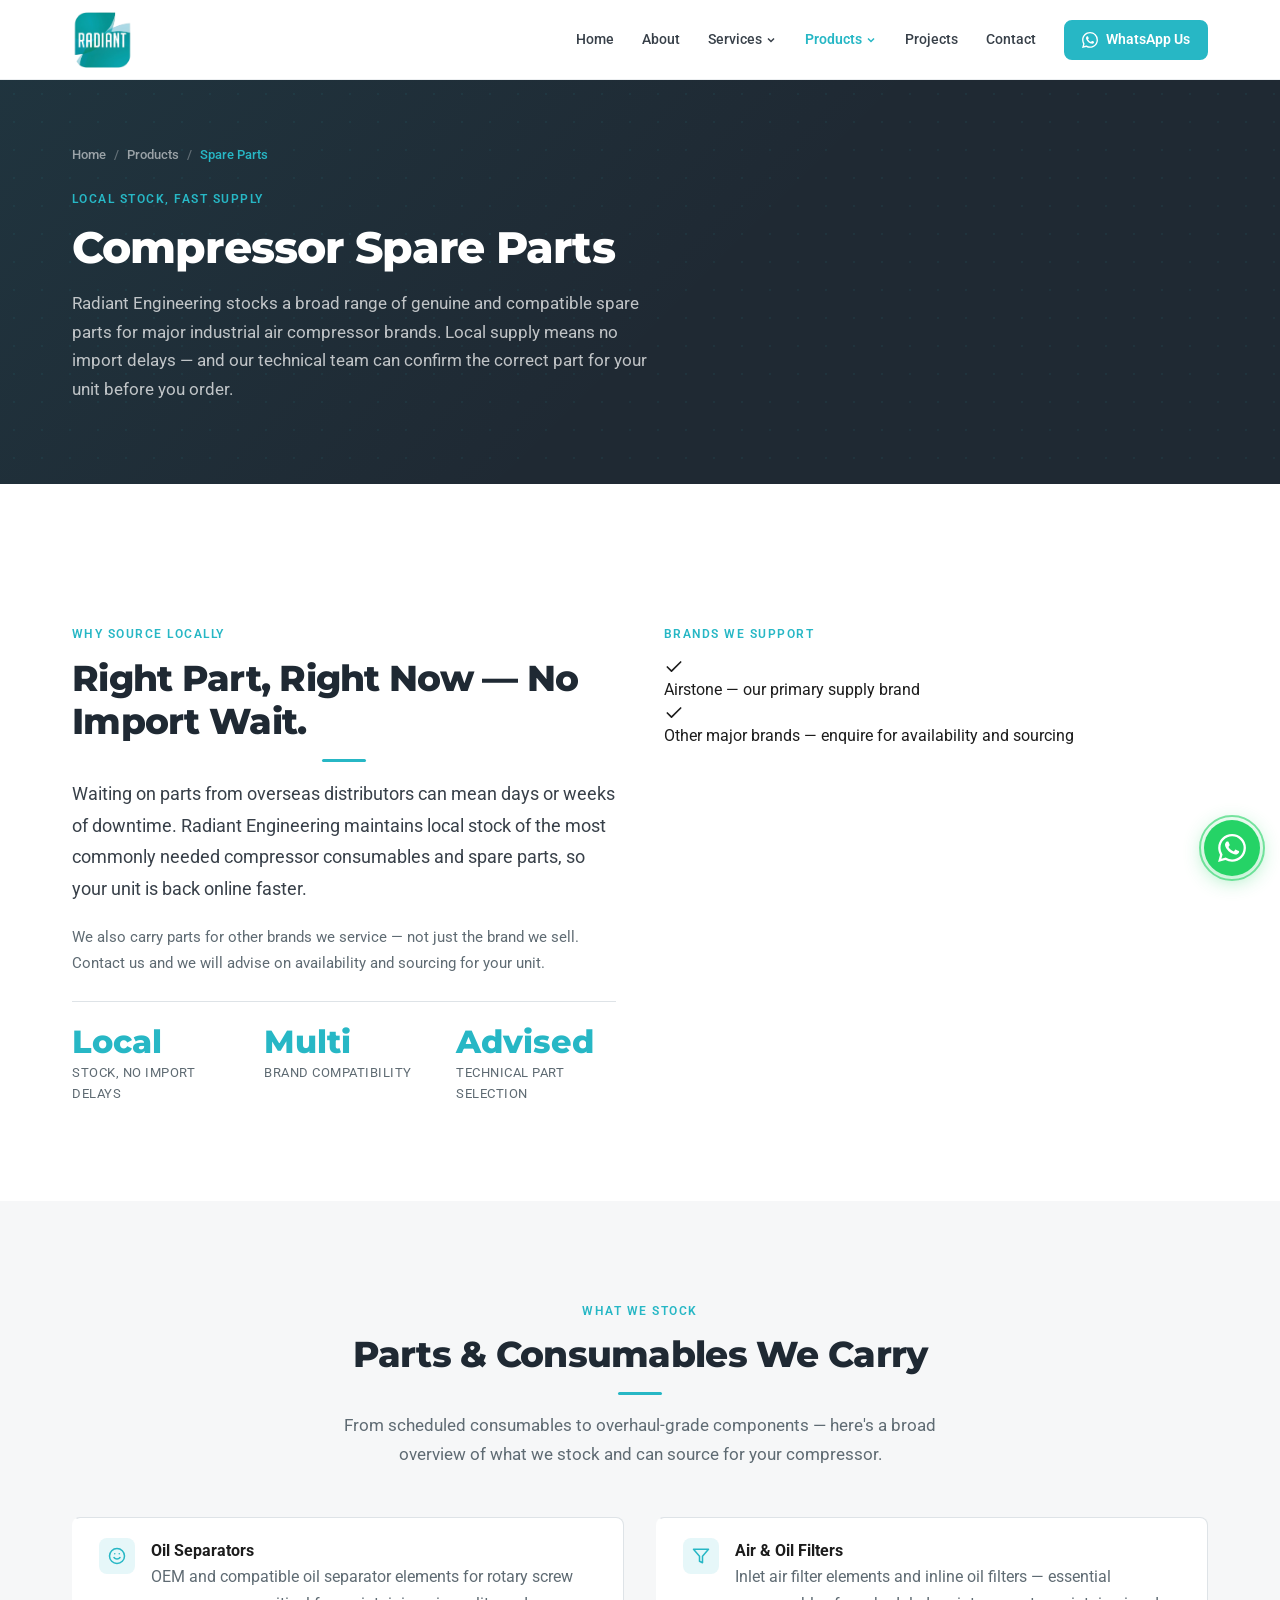
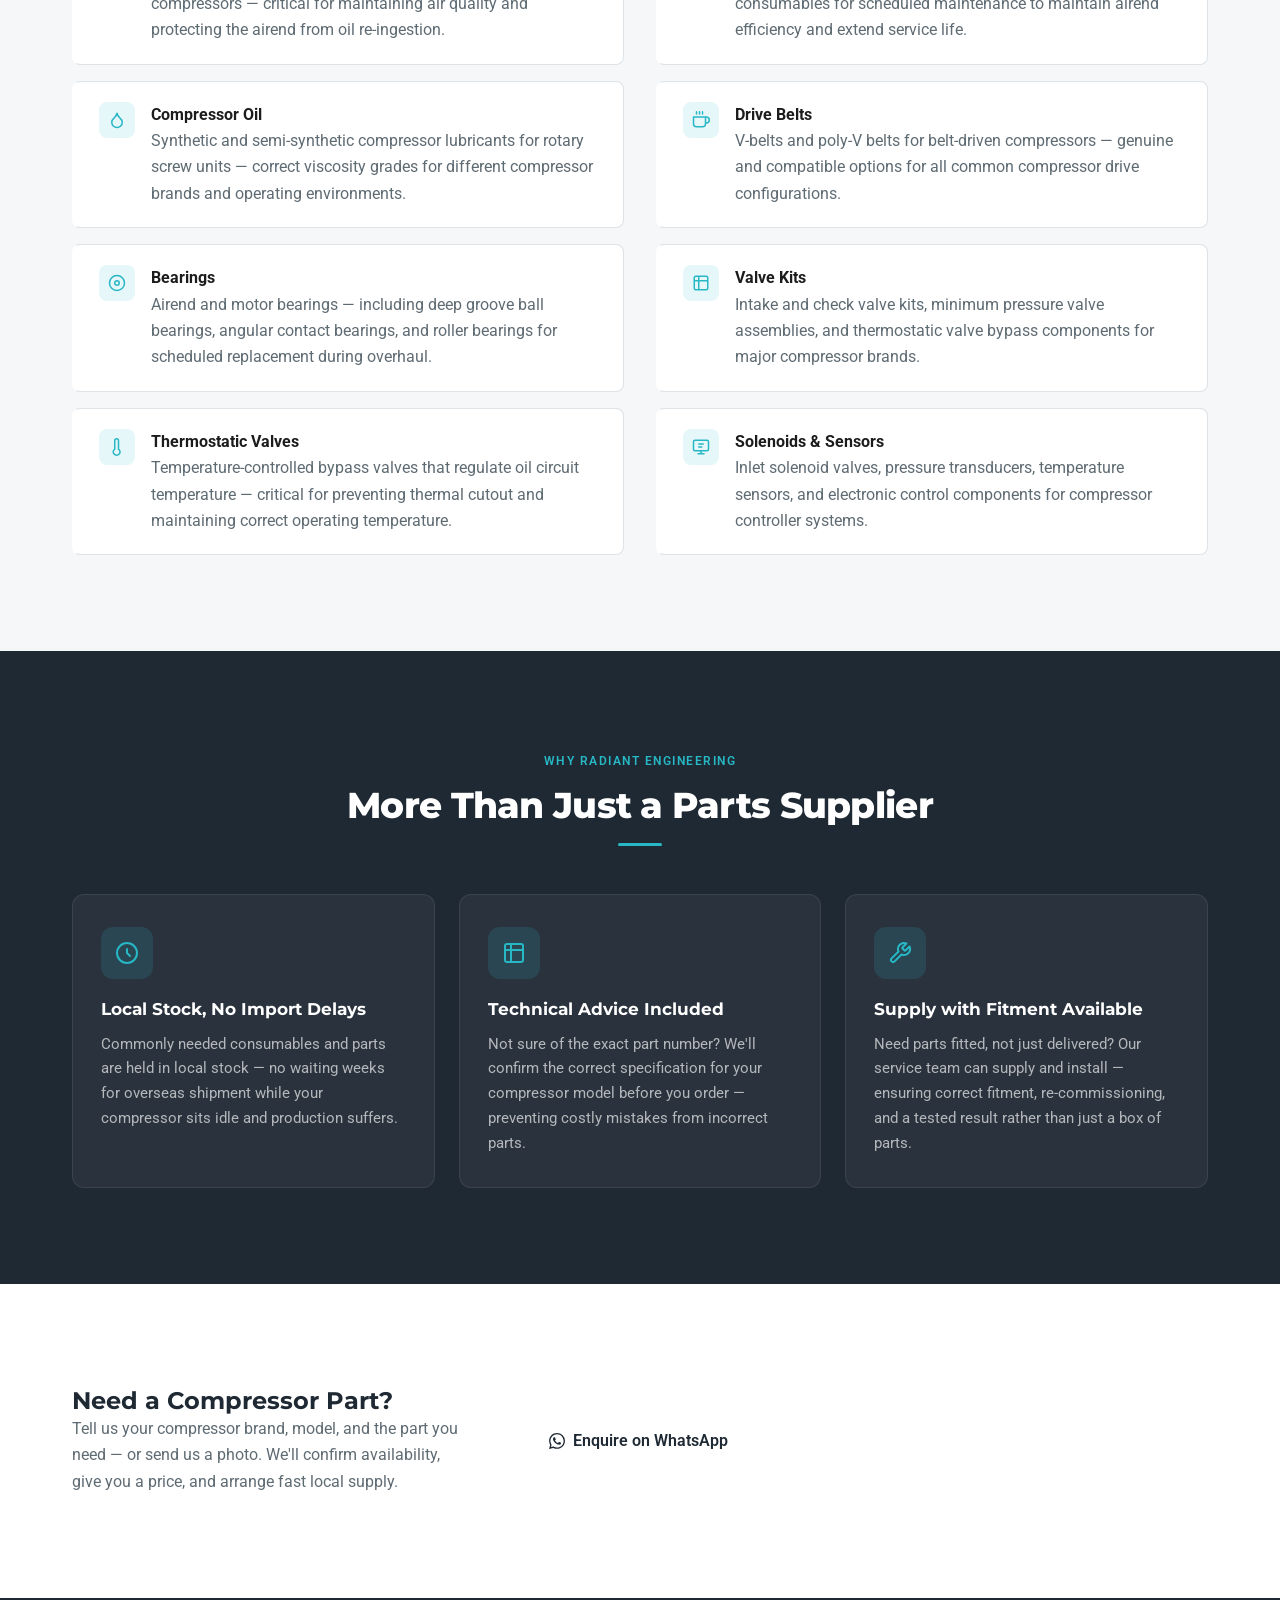
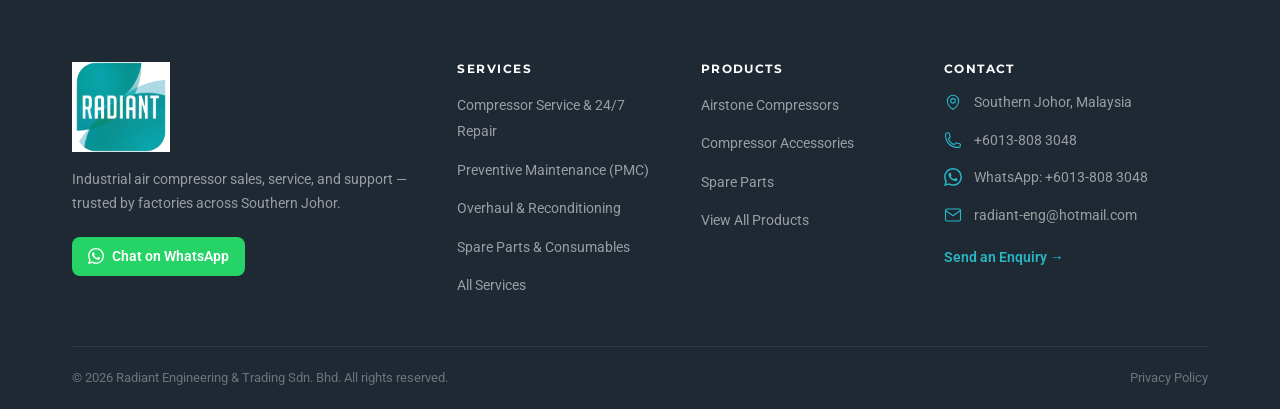
<file: products/spare-parts.html>
﻿<!DOCTYPE html>
<html lang="en">
<head>
    <meta charset="UTF-8">
    <meta name="viewport" content="width=device-width, initial-scale=1.0">
    <title>Compressor Spare Parts in Johor — Filters, Belts &amp; More | Radiant Engineering</title>
    <meta name="description" content="Radiant Engineering stocks compressor spare parts in Southern Johor — oil separators, air and oil filters, compressor oil, drive belts, bearings, valve kits, and more for major brands.">
    <meta name="robots" content="index, follow">
    <link rel="canonical" href="https://www.radiantcompressor.com.my/products/spare-parts.html">
    <meta property="og:title" content="Compressor Spare Parts in Johor — Filters, Belts &amp; More | Radiant Engineering">
    <meta property="og:description" content="Locally stocked compressor spare parts for major brands — fast supply, technical advice, and fitment available from Radiant Engineering in Southern Johor.">
    <meta property="og:type" content="website">
    <meta property="og:url" content="https://www.radiantcompressor.com.my/products/spare-parts.html">
    <link rel="preconnect" href="https://fonts.googleapis.com">
    <link rel="preconnect" href="https://fonts.gstatic.com" crossorigin>
    <link href="https://fonts.googleapis.com/css2?family=Montserrat:wght@600;700;800&family=Roboto:wght@400;500;600&display=swap" rel="stylesheet">
    <link rel="stylesheet" href="/css/styles.css">
    <link rel="icon" type="image/png" sizes="32x32" href="/assets/brand/favicon/favicon-32x32.png">
    <link rel="icon" type="image/png" sizes="16x16" href="/assets/brand/favicon/favicon-16x16.png">
    <link rel="apple-touch-icon" sizes="180x180" href="/assets/brand/favicon/apple-touch-icon.png">
    <script type="application/ld+json">
    {
        "@context": "https://schema.org",
        "@type": "Product",
        "name": "Compressor Spare Parts",
        "description": "Locally stocked genuine and compatible spare parts for major air compressor brands — oil separators, filters, belts, bearings, valve kits, and more. Supplied by Radiant Engineering in Southern Johor.",
        "url": "https://www.radiantcompressor.com.my/products/spare-parts.html",
        "offers": {"@type": "Offer", "seller": {"@type": "LocalBusiness", "name": "Radiant Engineering & Trading Sdn. Bhd.", "telephone": "+60138083048"}}
    }
    </script>
</head>
<body>
<a href="#main-content" class="skip-link">Skip to main content</a>

<header class="site-header" id="site-header">
    <div class="container">
        <div class="header-inner">
            <a href="../index.html" class="logo" aria-label="Radiant Engineering &mdash; Home">
                <img src="/assets/brand/logo/logo-primary.png" alt="Radiant Engineering" class="logo-img" width="160" height="48">
                <span class="logo-fallback" id="logo-fallback">
                    <span class="logo-primary">RADIANT</span><span class="logo-sep"></span><span class="logo-secondary">ENGINEERING</span>
                </span>
            </a>
            
            <nav class="main-nav" id="main-nav" aria-label="Main navigation">
                <ul class="nav-list">
                    <li><a href="../index.html" class="nav-link">Home</a></li>
                    <li><a href="../about.html" class="nav-link">About</a></li>
                    <li class="nav-item has-dropdown">
                        <a href="../services.html" class="nav-link">
                            Services
                            <svg class="nav-chevron" viewBox="0 0 16 16" fill="none" stroke="currentColor" stroke-width="2" aria-hidden="true"><path d="M4 6l4 4 4-4"/></svg>
                        </a>
                        <ul class="dropdown" role="menu">
                            <li role="menuitem"><a href="../services/compressor-service.html">Compressor Service &amp; 24/7 Repair</a></li>
                            <li role="menuitem"><a href="../services/preventive-maintenance.html">Preventive Maintenance (PMC)</a></li>
                            <li role="menuitem"><a href="../services/overhaul-reconditioning.html">Overhaul &amp; Reconditioning</a></li>
                            <li role="menuitem"><a href="../services/spare-parts.html">Spare Parts &amp; Consumables</a></li>
                        </ul>
                    </li>
                    <li class="nav-item has-dropdown">
                        <a href="../products.html" class="nav-link is-active" aria-current="page">
                            Products
                            <svg class="nav-chevron" viewBox="0 0 16 16" fill="none" stroke="currentColor" stroke-width="2" aria-hidden="true"><path d="M4 6l4 4 4-4"/></svg>
                        </a>
                        <ul class="dropdown" role="menu">
                            <li role="menuitem"><a href="airstone.html">Airstone Compressors</a></li>
                            <li role="menuitem"><a href="compressor-accessories.html">Compressor Accessories</a></li>
                            <li role="menuitem"><a href="spare-parts.html" class="dropdown-active" aria-current="page">Spare Parts</a></li>
                        </ul>
                    </li>
                    <li><a href="../projects.html" class="nav-link">Projects</a></li>
                    <li><a href="../contact.html" class="nav-link">Contact</a></li>
                </ul>
            </nav>
            <a href="https://wa.me/60138083048?text=Hi%20Radiant%2C%20I%27d%20like%20to%20enquire%20about%20compressor%20spare%20parts." class="btn btn-whatsapp" target="_blank" rel="noopener noreferrer">
                <svg width="16" height="16" viewBox="0 0 24 24" fill="currentColor" aria-hidden="true"><path d="M17.472 14.382c-.297-.149-1.758-.867-2.03-.967-.273-.099-.471-.148-.67.15-.197.297-.767.966-.94 1.164-.173.199-.347.223-.644.075-.297-.15-1.255-.463-2.39-1.475-.883-.788-1.48-1.761-1.653-2.059-.173-.297-.018-.458.13-.606.134-.133.298-.347.446-.52.149-.174.198-.298.298-.497.099-.198.05-.371-.025-.52-.075-.149-.669-1.612-.916-2.207-.242-.579-.487-.5-.669-.51-.173-.008-.371-.01-.57-.01-.198 0-.52.074-.792.372-.272.297-1.04 1.016-1.04 2.479 0 1.462 1.065 2.875 1.213 3.074.149.198 2.096 3.2 5.077 4.487.709.306 1.262.489 1.694.625.712.227 1.36.195 1.871.118.571-.085 1.758-.719 2.006-1.413.248-.694.248-1.289.173-1.413-.074-.124-.272-.198-.57-.347m-5.421 7.403h-.004a9.87 9.87 0 01-5.031-1.378l-.361-.214-3.741.982.998-3.648-.235-.374a9.86 9.86 0 01-1.51-5.26c.001-5.45 4.436-9.884 9.888-9.884 2.64 0 5.122 1.03 6.988 2.898a9.825 9.825 0 012.893 6.994c-.003 5.45-4.437 9.884-9.885 9.884m8.413-18.297A11.815 11.815 0 0012.05 0C5.495 0 .16 5.335.157 11.892c0 2.096.547 4.142 1.588 5.945L.057 24l6.305-1.654a11.882 11.882 0 005.683 1.448h.005c6.554 0 11.89-5.335 11.893-11.893a11.821 11.821 0 00-3.48-8.413z"/></svg> WhatsApp Us
            </a>
            <button class="nav-toggle" id="nav-toggle" aria-label="Open navigation menu" aria-expanded="false" aria-controls="main-nav">
                <span class="hamburger-bar"></span>
                <span class="hamburger-bar"></span>
                <span class="hamburger-bar"></span>
            </button>
        </div>
    </div>
</header>

<main id="main-content">

    <!-- PAGE HERO — charcoal -->
    <section class="page-hero" aria-labelledby="parts-hero-h">
        <div class="container">
            <nav class="breadcrumb" aria-label="Breadcrumb">
                <ol class="breadcrumb-list">
                    <li class="breadcrumb-item"><a href="../index.html">Home</a></li>
                    <li class="breadcrumb-item"><a href="../products.html">Products</a></li>
                    <li class="breadcrumb-item breadcrumb-item--current" aria-current="page">Spare Parts</li>
                </ol>
            </nav>
            <div class="page-hero-content">
                <p class="section-eyebrow">Local Stock, Fast Supply</p>
                <h1 id="parts-hero-h" class="page-hero-title">Compressor Spare Parts</h1>
                <p class="page-hero-desc">Radiant Engineering stocks a broad range of genuine and compatible spare parts for major industrial air compressor brands. Local supply means no import delays — and our technical team can confirm the correct part for your unit before you order.</p>
            </div>
        </div>
    </section>

    <!-- INTRO — white -->
    <section class="section svc-intro-section" aria-labelledby="parts-intro-h">
        <div class="container">
            <div class="svc-intro-grid">
                <div class="svc-intro-left">
                    <p class="section-eyebrow">Why Source Locally</p>
                    <h2 id="parts-intro-h" class="section-title" style="text-align:left; max-width:none;">Right Part, Right Now &mdash; No Import Wait.</h2>
                    <p class="svc-intro-lead">Waiting on parts from overseas distributors can mean days or weeks of downtime. Radiant Engineering maintains local stock of the most commonly needed compressor consumables and spare parts, so your unit is back online faster.</p>
                    <p class="svc-intro-body">We also carry parts for other brands we service &mdash; not just the brand we sell. Contact us and we will advise on availability and sourcing for your unit.</p>
                    <div class="svc-intro-stat-row">
                        <div><div class="svc-intro-stat-num">Local</div><div class="svc-intro-stat-label">Stock, no import delays</div></div>
                        <div><div class="svc-intro-stat-num">Multi</div><div class="svc-intro-stat-label">Brand compatibility</div></div>
                        <div><div class="svc-intro-stat-num">Advised</div><div class="svc-intro-stat-label">Technical part selection</div></div>
                    </div>
                </div>
                <div class="svc-intro-right">
                    <p class="section-eyebrow" style="text-align:left;">Brands We Support</p>
                    <ul class="svc-who-list">
                        <li class="svc-who-item">
                            <svg class="svc-who-icon" width="20" height="20" viewBox="0 0 24 24" fill="none" stroke="currentColor" stroke-width="2" stroke-linecap="round" stroke-linejoin="round" aria-hidden="true"><polyline points="20 6 9 17 4 12"/></svg>
                            <span>Airstone — our primary supply brand</span>
                        </li>
                        <li class="svc-who-item">
                            <svg class="svc-who-icon" width="20" height="20" viewBox="0 0 24 24" fill="none" stroke="currentColor" stroke-width="2" stroke-linecap="round" stroke-linejoin="round" aria-hidden="true"><polyline points="20 6 9 17 4 12"/></svg>
                            <span>Other major brands &mdash; enquire for availability and sourcing</span>
                        </li>
                    </ul>
                </div>
            </div>
        </div>
    </section>

    <!-- PARTS LIST — gray-50 -->
    <section class="section svc-includes-section" aria-labelledby="parts-list-h">
        <div class="container">
            <div class="section-header">
                <p class="section-eyebrow">What We Stock</p>
                <h2 id="parts-list-h" class="section-title">Parts &amp; Consumables We Carry</h2>
                <p class="section-desc">From scheduled consumables to overhaul-grade components &mdash; here's a broad overview of what we stock and can source for your compressor.</p>
            </div>
            <ul class="svc-detail-features">
                <li class="svc-detail-feature">
                    <div class="svc-detail-feature-icon" aria-hidden="true">
                        <svg width="18" height="18" viewBox="0 0 24 24" fill="none" stroke="currentColor" stroke-width="2" stroke-linecap="round" stroke-linejoin="round"><circle cx="12" cy="12" r="10"/><path d="M8 14s1.5 2 4 2 4-2 4-2"/><line x1="9" y1="9" x2="9.01" y2="9"/><line x1="15" y1="9" x2="15.01" y2="9"/></svg>
                    </div>
                    <div><strong>Oil Separators</strong><p>OEM and compatible oil separator elements for rotary screw compressors — critical for maintaining air quality and protecting the airend from oil re-ingestion.</p></div>
                </li>
                <li class="svc-detail-feature">
                    <div class="svc-detail-feature-icon" aria-hidden="true">
                        <svg width="18" height="18" viewBox="0 0 24 24" fill="none" stroke="currentColor" stroke-width="2" stroke-linecap="round" stroke-linejoin="round"><polygon points="22 3 2 3 10 12.46 10 19 14 21 14 12.46 22 3"/></svg>
                    </div>
                    <div><strong>Air &amp; Oil Filters</strong><p>Inlet air filter elements and inline oil filters — essential consumables for scheduled maintenance to maintain airend efficiency and extend service life.</p></div>
                </li>
                <li class="svc-detail-feature">
                    <div class="svc-detail-feature-icon" aria-hidden="true">
                        <svg width="18" height="18" viewBox="0 0 24 24" fill="none" stroke="currentColor" stroke-width="2" stroke-linecap="round" stroke-linejoin="round"><path d="M12 22a7 7 0 007-7c0-2-1-3.9-3-5.5s-3.5-4-4-6.5c-.5 2.5-2 4.9-4 6.5C6 11.1 5 13 5 15a7 7 0 007 7z"/></svg>
                    </div>
                    <div><strong>Compressor Oil</strong><p>Synthetic and semi-synthetic compressor lubricants for rotary screw units — correct viscosity grades for different compressor brands and operating environments.</p></div>
                </li>
                <li class="svc-detail-feature">
                    <div class="svc-detail-feature-icon" aria-hidden="true">
                        <svg width="18" height="18" viewBox="0 0 24 24" fill="none" stroke="currentColor" stroke-width="2" stroke-linecap="round" stroke-linejoin="round"><path d="M18 8h1a4 4 0 010 8h-1M2 8h16v9a4 4 0 01-4 4H6a4 4 0 01-4-4V8zM6 1v3M10 1v3M14 1v3"/></svg>
                    </div>
                    <div><strong>Drive Belts</strong><p>V-belts and poly-V belts for belt-driven compressors — genuine and compatible options for all common compressor drive configurations.</p></div>
                </li>
                <li class="svc-detail-feature">
                    <div class="svc-detail-feature-icon" aria-hidden="true">
                        <svg width="18" height="18" viewBox="0 0 24 24" fill="none" stroke="currentColor" stroke-width="2" stroke-linecap="round" stroke-linejoin="round"><circle cx="12" cy="12" r="10"/><circle cx="12" cy="12" r="3"/></svg>
                    </div>
                    <div><strong>Bearings</strong><p>Airend and motor bearings — including deep groove ball bearings, angular contact bearings, and roller bearings for scheduled replacement during overhaul.</p></div>
                </li>
                <li class="svc-detail-feature">
                    <div class="svc-detail-feature-icon" aria-hidden="true">
                        <svg width="18" height="18" viewBox="0 0 24 24" fill="none" stroke="currentColor" stroke-width="2" stroke-linecap="round" stroke-linejoin="round"><path d="M9 3H5a2 2 0 00-2 2v4m6-6h10a2 2 0 012 2v4M9 3v18m0 0h10a2 2 0 002-2V9M9 21H5a2 2 0 01-2-2V9m0 0h18"/></svg>
                    </div>
                    <div><strong>Valve Kits</strong><p>Intake and check valve kits, minimum pressure valve assemblies, and thermostatic valve bypass components for major compressor brands.</p></div>
                </li>
                <li class="svc-detail-feature">
                    <div class="svc-detail-feature-icon" aria-hidden="true">
                        <svg width="18" height="18" viewBox="0 0 24 24" fill="none" stroke="currentColor" stroke-width="2" stroke-linecap="round" stroke-linejoin="round"><path d="M14 14.76V3.5a2.5 2.5 0 00-5 0v11.26a4.5 4.5 0 105 0z"/></svg>
                    </div>
                    <div><strong>Thermostatic Valves</strong><p>Temperature-controlled bypass valves that regulate oil circuit temperature — critical for preventing thermal cutout and maintaining correct operating temperature.</p></div>
                </li>
                <li class="svc-detail-feature">
                    <div class="svc-detail-feature-icon" aria-hidden="true">
                        <svg width="18" height="18" viewBox="0 0 24 24" fill="none" stroke="currentColor" stroke-width="2" stroke-linecap="round" stroke-linejoin="round"><rect x="2" y="3" width="20" height="14" rx="2"/><path d="M8 21h8M12 17v4"/><path d="M9 8h6M9 12h4"/></svg>
                    </div>
                    <div><strong>Solenoids &amp; Sensors</strong><p>Inlet solenoid valves, pressure transducers, temperature sensors, and electronic control components for compressor controller systems.</p></div>
                </li>
            </ul>
        </div>
    </section>

    <!-- WHY US — charcoal -->
    <section class="section svc-reasons-section" aria-labelledby="parts-why-h">
        <div class="container">
            <div class="section-header">
                <p class="section-eyebrow">Why Radiant Engineering</p>
                <h2 id="parts-why-h" class="section-title">More Than Just a Parts Supplier</h2>
            </div>
            <div class="svc-reason-grid">
                <div class="svc-reason-card">
                    <div class="svc-reason-icon" aria-hidden="true">
                        <svg width="24" height="24" viewBox="0 0 24 24" fill="none" stroke="currentColor" stroke-width="2" stroke-linecap="round" stroke-linejoin="round"><circle cx="12" cy="12" r="10"/><path d="M12 8v4l3 3"/></svg>
                    </div>
                    <h3>Local Stock, No Import Delays</h3>
                    <p>Commonly needed consumables and parts are held in local stock &mdash; no waiting weeks for overseas shipment while your compressor sits idle and production suffers.</p>
                </div>
                <div class="svc-reason-card">
                    <div class="svc-reason-icon" aria-hidden="true">
                        <svg width="24" height="24" viewBox="0 0 24 24" fill="none" stroke="currentColor" stroke-width="2" stroke-linecap="round" stroke-linejoin="round"><path d="M9 3H5a2 2 0 00-2 2v4m6-6h10a2 2 0 012 2v4M9 3v18m0 0h10a2 2 0 002-2V9M9 21H5a2 2 0 01-2-2V9m0 0h18"/></svg>
                    </div>
                    <h3>Technical Advice Included</h3>
                    <p>Not sure of the exact part number? We'll confirm the correct specification for your compressor model before you order &mdash; preventing costly mistakes from incorrect parts.</p>
                </div>
                <div class="svc-reason-card">
                    <div class="svc-reason-icon" aria-hidden="true">
                        <svg width="24" height="24" viewBox="0 0 24 24" fill="none" stroke="currentColor" stroke-width="2" stroke-linecap="round" stroke-linejoin="round"><path d="M14.7 6.3a1 1 0 000 1.4l1.6 1.6a1 1 0 001.4 0l3.77-3.77a6 6 0 01-7.94 7.94l-6.91 6.91a2.12 2.12 0 01-3-3l6.91-6.91a6 6 0 017.94-7.94l-3.76 3.76z"/></svg>
                    </div>
                    <h3>Supply with Fitment Available</h3>
                    <p>Need parts fitted, not just delivered? Our service team can supply and install &mdash; ensuring correct fitment, re-commissioning, and a tested result rather than just a box of parts.</p>
                </div>
            </div>
        </div>
    </section>

    <section class="section cta-section" aria-labelledby="prod-cta-h">
        <div class="container">
            <div class="cta-inner">
                <div class="cta-text">
                    <h2 id="prod-cta-h" class="cta-title">Need a Compressor Part?</h2>
                    <p class="cta-subtitle">Tell us your compressor brand, model, and the part you need — or send us a photo. We'll confirm availability, give you a price, and arrange fast local supply.</p>
                </div>
                <div class="cta-actions">
                    <a href="https://wa.me/60138083048?text=Hi%20Radiant%2C%20I%20need%20a%20spare%20part%20for%20my%20compressor." class="btn btn-cta-primary" target="_blank" rel="noopener noreferrer">
                        <svg width="16" height="16" viewBox="0 0 24 24" fill="currentColor" aria-hidden="true"><path d="M17.472 14.382c-.297-.149-1.758-.867-2.03-.967-.273-.099-.471-.148-.67.15-.197.297-.767.966-.94 1.164-.173.199-.347.223-.644.075-.297-.15-1.255-.463-2.39-1.475-.883-.788-1.48-1.761-1.653-2.059-.173-.297-.018-.458.13-.606.134-.133.298-.347.446-.52.149-.174.198-.298.298-.497.099-.198.05-.371-.025-.52-.075-.149-.669-1.612-.916-2.207-.242-.579-.487-.5-.669-.51-.173-.008-.371-.01-.57-.01-.198 0-.52.074-.792.372-.272.297-1.04 1.016-1.04 2.479 0 1.462 1.065 2.875 1.213 3.074.149.198 2.096 3.2 5.077 4.487.709.306 1.262.489 1.694.625.712.227 1.36.195 1.871.118.571-.085 1.758-.719 2.006-1.413.248-.694.248-1.289.173-1.413-.074-.124-.272-.198-.57-.347m-5.421 7.403h-.004a9.87 9.87 0 01-5.031-1.378l-.361-.214-3.741.982.998-3.648-.235-.374a9.86 9.86 0 01-1.51-5.26c.001-5.45 4.436-9.884 9.888-9.884 2.64 0 5.122 1.03 6.988 2.898a9.825 9.825 0 012.893 6.994c-.003 5.45-4.437 9.884-9.885 9.884m8.413-18.297A11.815 11.815 0 0012.05 0C5.495 0 .16 5.335.157 11.892c0 2.096.547 4.142 1.588 5.945L.057 24l6.305-1.654a11.882 11.882 0 005.683 1.448h.005c6.554 0 11.89-5.335 11.893-11.893a11.821 11.821 0 00-3.48-8.413z"/></svg> Enquire on WhatsApp
                    </a>
                    <a href="../contact.html" class="btn btn-cta-secondary">
                        Request a Site Visit <svg width="16" height="16" viewBox="0 0 16 16" fill="none" stroke="currentColor" stroke-width="2" stroke-linecap="round" stroke-linejoin="round" aria-hidden="true"><path d="M3 8h10M9 4l4 4-4 4"/></svg>
                    </a>
                </div>
                <div class="cta-namecard">
                    <svg width="16" height="16" viewBox="0 0 24 24" fill="none" stroke="currentColor" stroke-width="2" stroke-linecap="round" stroke-linejoin="round" aria-hidden="true"><path d="M23 19a2 2 0 01-2 2H3a2 2 0 01-2-2V8a2 2 0 012-2h4l2-3h6l2 3h4a2 2 0 012 2z"/><circle cx="12" cy="13" r="4"/></svg>
                    <span>Have a namecard? <a href="https://wa.me/60138083048?text=Hi%20Radiant%2C%20I%27d%20like%20to%20enquire%20about%20your%20products.%20Here%20is%20my%20namecard." target="_blank" rel="noopener noreferrer">Snap and send it on WhatsApp</a> &mdash; no form needed.</span>
                </div>
            </div>
        </div>
    </section>

</main>


<footer class="site-footer">
    <div class="container">
        <div class="footer-grid">
            <div class="footer-brand-col">
                <a href="../index.html" class="footer-logo" aria-label="Radiant Engineering &mdash; Home">
                    <img src="/assets/brand/logo/logo-primary.png" alt="Radiant Engineering" width="160" height="90" style="height:90px;width:auto;display:block;">
                </a>
                <p class="footer-tagline">Industrial air compressor sales, service, and support &mdash; trusted by factories across Southern Johor.</p>
                <a href="https://wa.me/60138083048?text=Hi%20Radiant%2C%20I%20would%20like%20to%20enquire%20about%20your%20products." class="footer-wa-btn" target="_blank" rel="noopener noreferrer">
                    <svg width="16" height="16" viewBox="0 0 24 24" fill="currentColor" aria-hidden="true"><path d="M17.472 14.382c-.297-.149-1.758-.867-2.03-.967-.273-.099-.471-.148-.67.15-.197.297-.767.966-.94 1.164-.173.199-.347.223-.644.075-.297-.15-1.255-.463-2.39-1.475-.883-.788-1.48-1.761-1.653-2.059-.173-.297-.018-.458.13-.606.134-.133.298-.347.446-.52.149-.174.198-.298.298-.497.099-.198.05-.371-.025-.52-.075-.149-.669-1.612-.916-2.207-.242-.579-.487-.5-.669-.51-.173-.008-.371-.01-.57-.01-.198 0-.52.074-.792.372-.272.297-1.04 1.016-1.04 2.479 0 1.462 1.065 2.875 1.213 3.074.149.198 2.096 3.2 5.077 4.487.709.306 1.262.489 1.694.625.712.227 1.36.195 1.871.118.571-.085 1.758-.719 2.006-1.413.248-.694.248-1.289.173-1.413-.074-.124-.272-.198-.57-.347m-5.421 7.403h-.004a9.87 9.87 0 01-5.031-1.378l-.361-.214-3.741.982.998-3.648-.235-.374a9.86 9.86 0 01-1.51-5.26c.001-5.45 4.436-9.884 9.888-9.884 2.64 0 5.122 1.03 6.988 2.898a9.825 9.825 0 012.893 6.994c-.003 5.45-4.437 9.884-9.885 9.884m8.413-18.297A11.815 11.815 0 0012.05 0C5.495 0 .16 5.335.157 11.892c0 2.096.547 4.142 1.588 5.945L.057 24l6.305-1.654a11.882 11.882 0 005.683 1.448h.005c6.554 0 11.89-5.335 11.893-11.893a11.821 11.821 0 00-3.48-8.413z"/></svg> Chat on WhatsApp
                </a>
            </div>
            <div class="footer-col">
                <h3 class="footer-heading">Services</h3>
                <ul class="footer-links">
                    <li><a href="../services/compressor-service.html">Compressor Service &amp; 24/7 Repair</a></li>
                    <li><a href="../services/preventive-maintenance.html">Preventive Maintenance (PMC)</a></li>
                    <li><a href="../services/overhaul-reconditioning.html">Overhaul &amp; Reconditioning</a></li>
                    <li><a href="../services/spare-parts.html">Spare Parts &amp; Consumables</a></li>
                    <li><a href="../services.html">All Services</a></li>
                </ul>
            </div>
            <div class="footer-col">
                <h3 class="footer-heading">Products</h3>
                <ul class="footer-links">
                    <li><a href="../products/airstone.html">Airstone Compressors</a></li>
                    <li><a href="../products/compressor-accessories.html">Compressor Accessories</a></li>
                    <li><a href="../products/spare-parts.html">Spare Parts</a></li>
                    <li><a href="../products.html">View All Products</a></li>
                </ul>
            </div>
            <div class="footer-col">
                <h3 class="footer-heading">Contact</h3>
                <ul class="footer-contact-list">
                    <li>
                        <svg class="footer-contact-icon" viewBox="0 0 24 24" fill="none" stroke="currentColor" stroke-width="1.5" aria-hidden="true"><path stroke-linecap="round" stroke-linejoin="round" d="M15 10.5a3 3 0 11-6 0 3 3 0 016 0z"/><path stroke-linecap="round" stroke-linejoin="round" d="M19.5 10.5c0 7.142-7.5 11.25-7.5 11.25S4.5 17.642 4.5 10.5a7.5 7.5 0 1115 0z"/></svg>
                        <span>Southern Johor, Malaysia</span>
                    </li>
                    <li>
                        <svg class="footer-contact-icon" viewBox="0 0 24 24" fill="none" stroke="currentColor" stroke-width="1.5" aria-hidden="true"><path stroke-linecap="round" stroke-linejoin="round" d="M2.25 6.75c0 8.284 6.716 15 15 15h2.25a2.25 2.25 0 002.25-2.25v-1.372c0-.516-.351-.966-.852-1.091l-4.423-1.106c-.44-.11-.902.055-1.173.417l-.97 1.293c-.282.376-.769.542-1.21.38a12.035 12.035 0 01-7.143-7.143c-.162-.441.004-.928.38-1.21l1.293-.97c.363-.271.527-.734.417-1.173L6.963 3.102a1.125 1.125 0 00-1.091-.852H4.5A2.25 2.25 0 002.25 4.5v2.25z"/></svg>
                        <a href="tel:+60138083048">+6013-808 3048</a>
                    </li>
                    <li>
                        <svg class="footer-contact-icon" viewBox="0 0 24 24" fill="currentColor" aria-hidden="true"><path d="M17.472 14.382c-.297-.149-1.758-.867-2.03-.967-.273-.099-.471-.148-.67.15-.197.297-.767.966-.94 1.164-.173.199-.347.223-.644.075-.297-.15-1.255-.463-2.39-1.475-.883-.788-1.48-1.761-1.653-2.059-.173-.297-.018-.458.13-.606.134-.133.298-.347.446-.52.149-.174.198-.298.298-.497.099-.198.05-.371-.025-.52-.075-.149-.669-1.612-.916-2.207-.242-.579-.487-.5-.669-.51-.173-.008-.371-.01-.57-.01-.198 0-.52.074-.792.372-.272.297-1.04 1.016-1.04 2.479 0 1.462 1.065 2.875 1.213 3.074.149.198 2.096 3.2 5.077 4.487.709.306 1.262.489 1.694.625.712.227 1.36.195 1.871.118.571-.085 1.758-.719 2.006-1.413.248-.694.248-1.289.173-1.413-.074-.124-.272-.198-.57-.347m-5.421 7.403h-.004a9.87 9.87 0 01-5.031-1.378l-.361-.214-3.741.982.998-3.648-.235-.374a9.86 9.86 0 01-1.51-5.26c.001-5.45 4.436-9.884 9.888-9.884 2.64 0 5.122 1.03 6.988 2.898a9.825 9.825 0 012.893 6.994c-.003 5.45-4.437 9.884-9.885 9.884m8.413-18.297A11.815 11.815 0 0012.05 0C5.495 0 .16 5.335.157 11.892c0 2.096.547 4.142 1.588 5.945L.057 24l6.305-1.654a11.882 11.882 0 005.683 1.448h.005c6.554 0 11.89-5.335 11.893-11.893a11.821 11.821 0 00-3.48-8.413z"/></svg>
                        <a href="https://wa.me/60138083048" target="_blank" rel="noopener noreferrer">WhatsApp: +6013-808 3048</a>
                    </li>
                    <li>
                        <svg class="footer-contact-icon" viewBox="0 0 24 24" fill="none" stroke="currentColor" stroke-width="1.5" aria-hidden="true"><path stroke-linecap="round" stroke-linejoin="round" d="M4 4h16c1.1 0 2 .9 2 2v12c0 1.1-.9 2-2 2H4c-1.1 0-2-.9-2-2V6c0-1.1.9-2 2-2z"/><polyline stroke-linecap="round" stroke-linejoin="round" points="22,6 12,13 2,6"/></svg>
                        <a href="mailto:radiant-eng@hotmail.com">radiant-eng@hotmail.com</a>
                    </li>
                </ul>
                <a href="../contact.html" class="footer-contact-cta">Send an Enquiry &rarr;</a>
            </div>
        </div>
        <div class="footer-bottom">
            <p class="footer-copyright">&copy; <span id="current-year"></span> Radiant Engineering &amp; Trading Sdn. Bhd. All rights reserved.</p>
            <nav class="footer-legal" aria-label="Legal"><a href="../privacy.html">Privacy Policy</a></nav>
        </div>
    </div>
</footer>
<a href="https://wa.me/60138083048?text=Hi%20Radiant%2C%20I%20need%20a%20spare%20part%20for%20my%20compressor."
   class="whatsapp-float" target="_blank" rel="noopener noreferrer"
   aria-label="Chat with us on WhatsApp &mdash; +6013-808 3048">
    <svg viewBox="0 0 24 24" fill="currentColor" aria-hidden="true"><path d="M17.472 14.382c-.297-.149-1.758-.867-2.03-.967-.273-.099-.471-.148-.67.15-.197.297-.767.966-.94 1.164-.173.199-.347.223-.644.075-.297-.15-1.255-.463-2.39-1.475-.883-.788-1.48-1.761-1.653-2.059-.173-.297-.018-.458.13-.606.134-.133.298-.347.446-.52.149-.174.198-.298.298-.497.099-.198.05-.371-.025-.52-.075-.149-.669-1.612-.916-2.207-.242-.579-.487-.5-.669-.51-.173-.008-.371-.01-.57-.01-.198 0-.52.074-.792.372-.272.297-1.04 1.016-1.04 2.479 0 1.462 1.065 2.875 1.213 3.074.149.198 2.096 3.2 5.077 4.487.709.306 1.262.489 1.694.625.712.227 1.36.195 1.871.118.571-.085 1.758-.719 2.006-1.413.248-.694.248-1.289.173-1.413-.074-.124-.272-.198-.57-.347m-5.421 7.403h-.004a9.87 9.87 0 01-5.031-1.378l-.361-.214-3.741.982.998-3.648-.235-.374a9.86 9.86 0 01-1.51-5.26c.001-5.45 4.436-9.884 9.888-9.884 2.64 0 5.122 1.03 6.988 2.898a9.825 9.825 0 012.893 6.994c-.003 5.45-4.437 9.884-9.885 9.884m8.413-18.297A11.815 11.815 0 0012.05 0C5.495 0 .16 5.335.157 11.892c0 2.096.547 4.142 1.588 5.945L.057 24l6.305-1.654a11.882 11.882 0 005.683 1.448h.005c6.554 0 11.89-5.335 11.893-11.893a11.821 11.821 0 00-3.48-8.413z"/></svg>
</a>

<script>
    document.getElementById('current-year').textContent = new Date().getFullYear();
    const navToggle  = document.getElementById('nav-toggle');
    const mainNav    = document.getElementById('main-nav');
    const siteHeader = document.getElementById('site-header');
    navToggle.addEventListener('click', function () {
        const isOpen = mainNav.classList.toggle('is-open');
        navToggle.classList.toggle('is-open', isOpen);
        navToggle.setAttribute('aria-expanded', String(isOpen));
        navToggle.setAttribute('aria-label', isOpen ? 'Close navigation menu' : 'Open navigation menu');
    });
    document.addEventListener('click', function (e) {
        if (!siteHeader.contains(e.target) && mainNav.classList.contains('is-open')) {
            mainNav.classList.remove('is-open');
            navToggle.classList.remove('is-open');
            navToggle.setAttribute('aria-expanded', 'false');
            navToggle.setAttribute('aria-label', 'Open navigation menu');
        }
    });
    window.addEventListener('scroll', function () {
        siteHeader.classList.toggle('is-scrolled', window.scrollY > 8);
    }, { passive: true });

    // Mobile dropdown toggle
    document.querySelectorAll('.has-dropdown').forEach(function(item) {
        var link = item.querySelector('.nav-link');
        link.addEventListener('click', function(e) {
            if (window.innerWidth < 1024) {
                e.preventDefault();
                item.classList.toggle('is-open');
            }
        });
    });
</script>
</body>
</html>
</file>
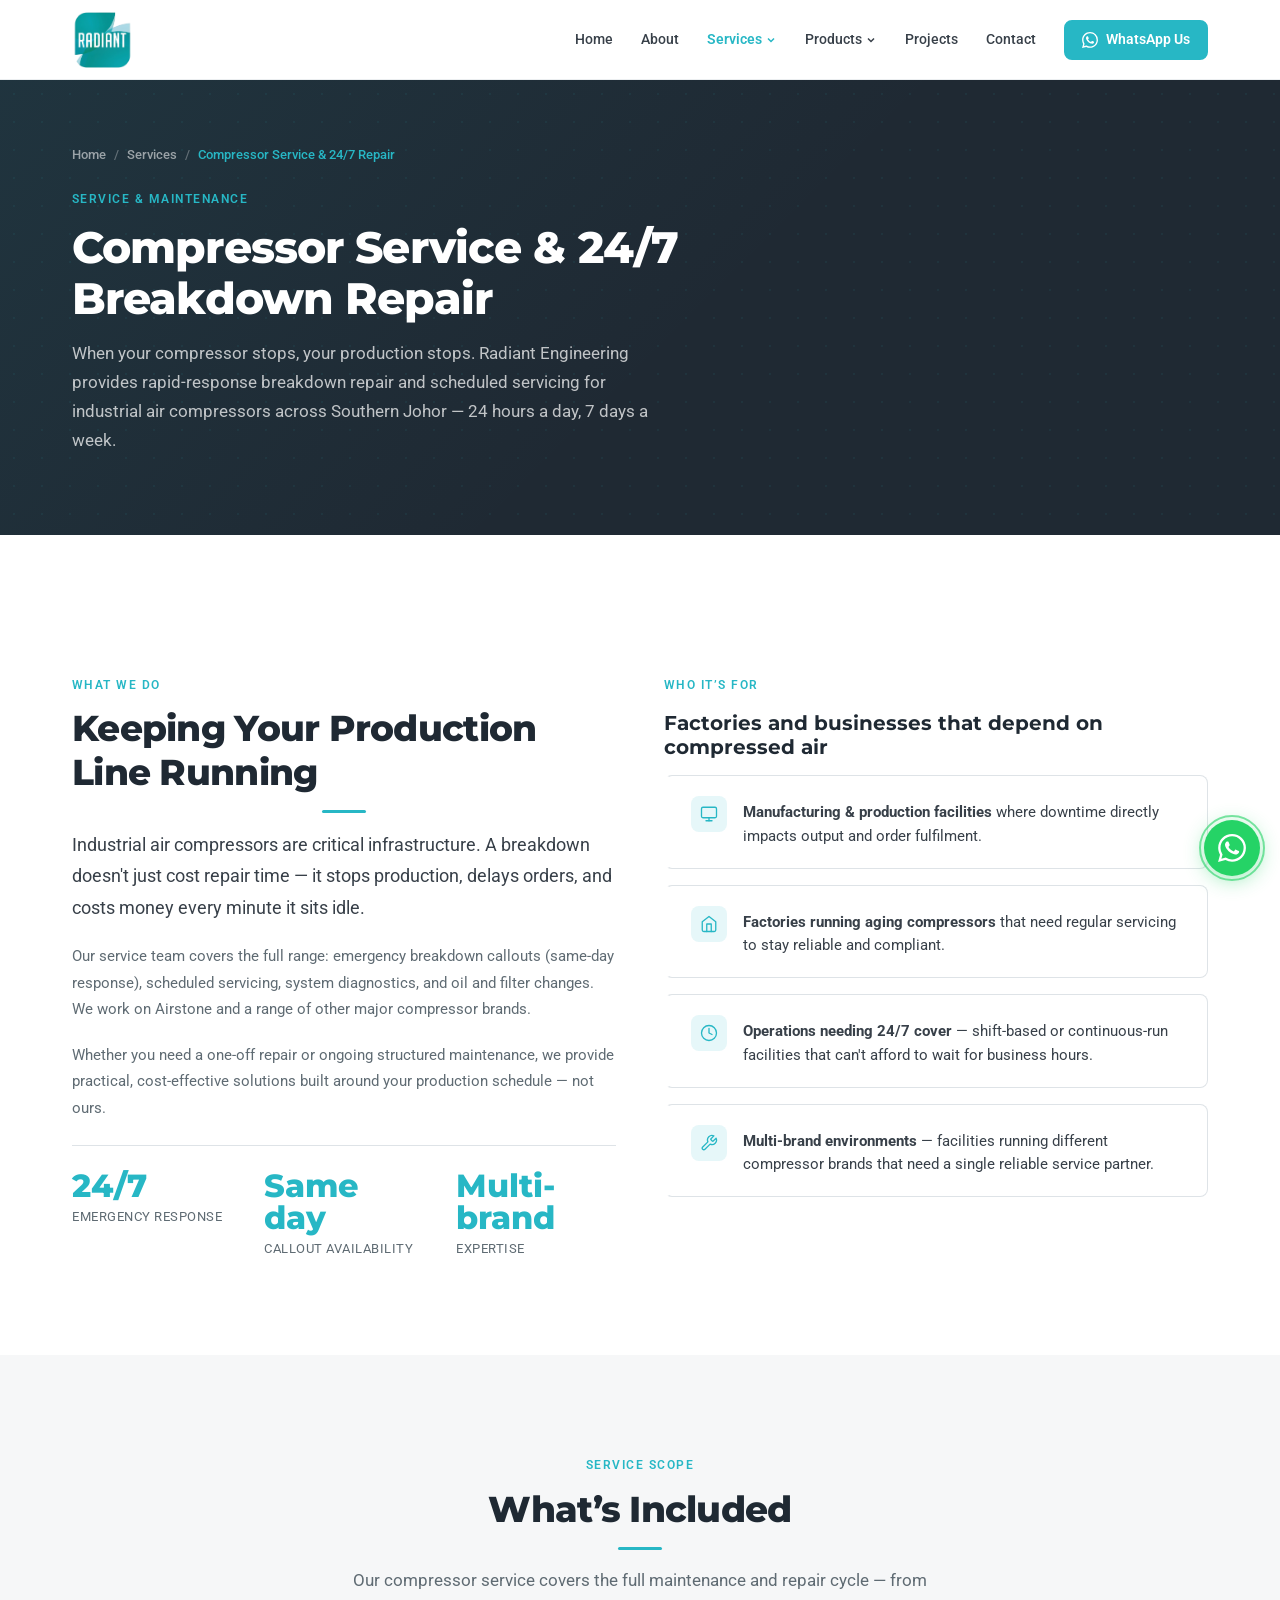
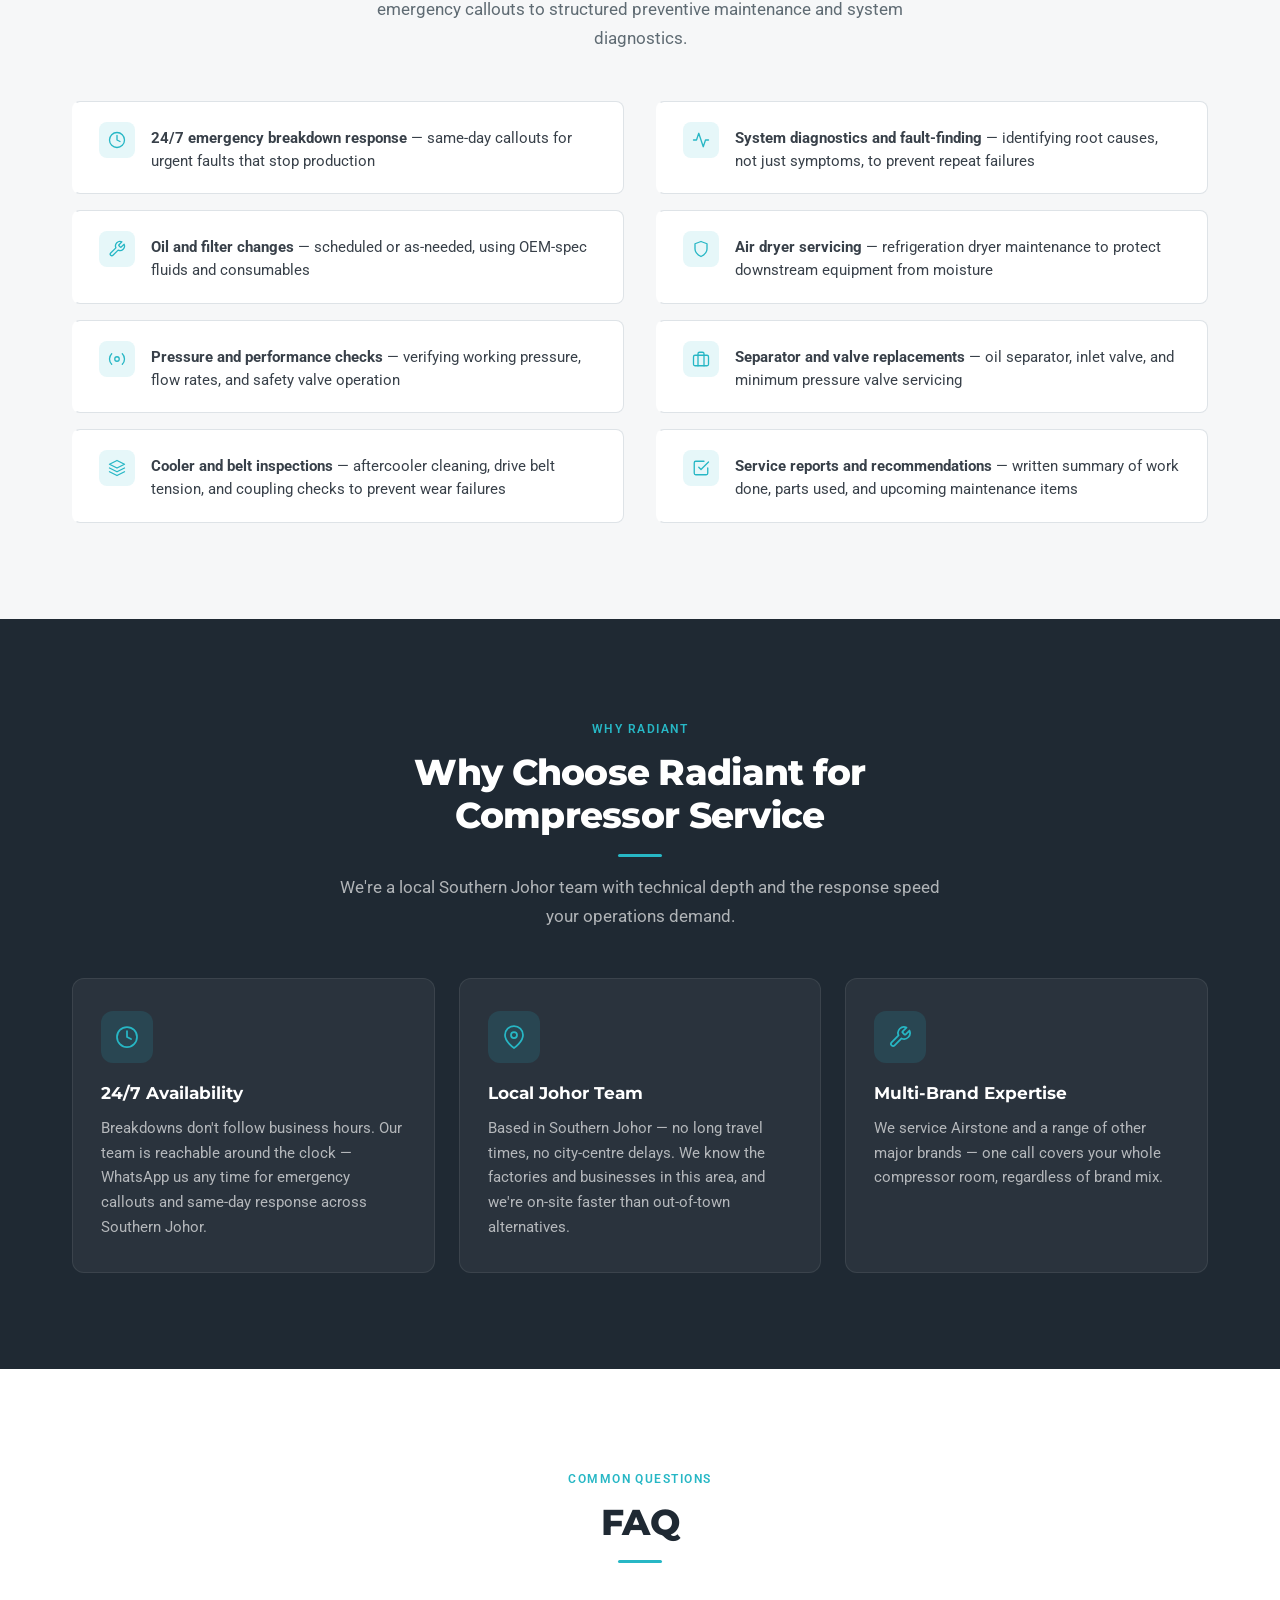
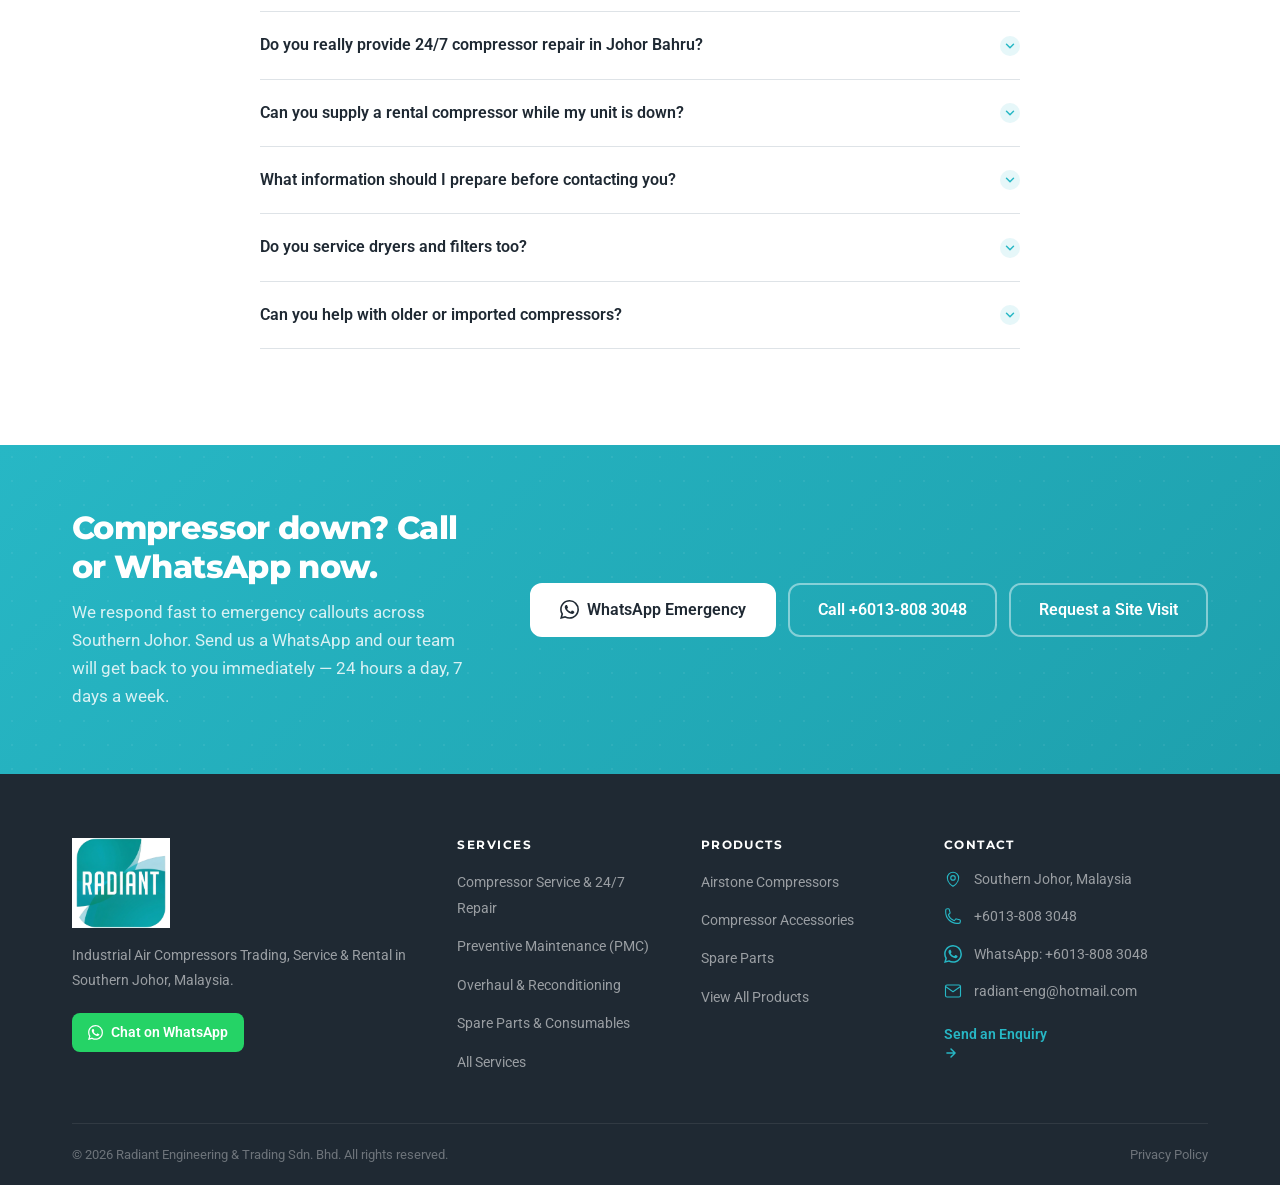
<file: services/compressor-service.html>
﻿<!DOCTYPE html>
<html lang="en">
<head>
    <meta charset="UTF-8">
    <link rel="icon" type="image/png" sizes="32x32" href="/assets/brand/favicon/favicon-32x32.png">
    <link rel="icon" type="image/png" sizes="16x16" href="/assets/brand/favicon/favicon-16x16.png">
    <link rel="apple-touch-icon" sizes="180x180" href="/assets/brand/favicon/apple-touch-icon.png">
    <meta name="viewport" content="width=device-width, initial-scale=1.0">
    <title>Compressor Service &amp; 24/7 Breakdown Repair in Johor | Radiant Engineering</title>
    <meta name="description" content="Radiant Engineering provides 24/7 industrial air compressor service and emergency breakdown repair across Southern Johor — fast response, multi-brand expertise, structured PMC available.">
    <meta name="robots" content="index, follow">
    <link rel="canonical" href="https://www.radiantcompressor.com.my/services/compressor-service.html">

    <!-- Open Graph -->
    <meta property="og:title" content="24/7 Compressor Service &amp; Breakdown Repair in Johor — Radiant Engineering">
    <meta property="og:description" content="Emergency breakdown response and scheduled compressor servicing for factories in Southern Johor. Multi-brand expertise, fast callouts, structured PMC contracts.">
    <meta property="og:type" content="website">
    <meta property="og:url" content="https://www.radiantcompressor.com.my/services/compressor-service.html">

    <!-- Fonts: Montserrat (headings) + Roboto (body) -->
    <link rel="preconnect" href="https://fonts.googleapis.com">
    <link rel="preconnect" href="https://fonts.gstatic.com" crossorigin>
    <link href="https://fonts.googleapis.com/css2?family=Montserrat:wght@600;700;800&family=Roboto:wght@400;500;600&display=swap" rel="stylesheet">

    <!-- Stylesheet -->
    <link rel="stylesheet" href="/css/styles.css">

    <!-- Schema.org: Service -->
    <script type="application/ld+json">
    {
        "@context": "https://schema.org",
        "@type": "Service",
        "name": "Industrial Air Compressor Service &amp; 24/7 Breakdown Repair",
        "description": "Emergency breakdown response and scheduled servicing for industrial air compressors in Southern Johor. 24/7 availability, multi-brand expertise.",
        "provider": {
            "@type": "LocalBusiness",
            "name": "Radiant Engineering &amp; Trading Sdn. Bhd.",
            "url": "https://www.radiantcompressor.com.my",
            "telephone": "+60138083048",
            "address": {
                "@type": "PostalAddress",
                "addressLocality": "Johor Bahru",
                "addressRegion": "Johor",
                "addressCountry": "MY"
            }
        },
        "areaServed": {
            "@type": "State",
            "name": "Johor"
        },
        "availableChannel": {
            "@type": "ServiceChannel",
            "servicePhone": "+60138083048",
            "availableLanguage": ["English", "Malay", "Chinese"],
            "hoursAvailable": "Mo-Su 00:00-23:59"
        }
    }
    </script>
</head>
<body>

<!-- Skip to content -->
<a href="#main-content" class="skip-link">Skip to main content</a>

<!-- =============================================================
     HEADER
     ============================================================= -->
<header class="site-header" id="site-header">
    <div class="container">
        <div class="header-inner">

            <!-- Logo -->
            <a href="../index.html" class="logo" aria-label="Radiant Engineering — Home">
                <img
                    src="/assets/brand/logo/logo-primary.png"
                    alt="Radiant Engineering"
                    class="logo-img"
                    width="160" height="48"
                >
                <span class="logo-fallback" id="logo-fallback">
                    <span class="logo-primary">RADIANT</span><span class="logo-sep"></span><span class="logo-secondary">ENGINEERING</span>
                </span>
            </a>

            <!-- Desktop Navigation -->
            <nav class="main-nav" id="main-nav" aria-label="Main navigation">
                <ul class="nav-list">
                    <li><a href="../index.html" class="nav-link">Home</a></li>
                    <li><a href="../about.html" class="nav-link">About</a></li>
                    <li class="nav-item has-dropdown">
                        <a href="../services.html" class="nav-link is-active" aria-current="page">
                            Services
                            <svg class="nav-chevron" viewBox="0 0 16 16" fill="none" stroke="currentColor" stroke-width="2" aria-hidden="true"><path d="M4 6l4 4 4-4"/></svg>
                        </a>
                        <ul class="dropdown" role="menu">
                            <li role="menuitem"><a href="compressor-service.html" class="is-active" aria-current="page">Compressor Service &amp; 24/7 Repair</a></li>
                            <li role="menuitem"><a href="preventive-maintenance.html">Preventive Maintenance (PMC)</a></li>
                            <li role="menuitem"><a href="overhaul-reconditioning.html">Overhaul &amp; Reconditioning</a></li>
                            <li role="menuitem"><a href="spare-parts.html">Spare Parts &amp; Consumables</a></li>
                        </ul>
                    </li>
                    <li class="nav-item has-dropdown">
                        <a href="../products.html" class="nav-link">
                            Products
                            <svg class="nav-chevron" viewBox="0 0 16 16" fill="none" stroke="currentColor" stroke-width="2" aria-hidden="true"><path d="M4 6l4 4 4-4"/></svg>
                        </a>
                        <ul class="dropdown" role="menu">
                            <li role="menuitem"><a href="../products/airstone.html">Airstone Compressors</a></li>
                            <li role="menuitem"><a href="../products/compressor-accessories.html">Compressor Accessories</a></li>
                            <li role="menuitem"><a href="../products/spare-parts.html">Spare Parts</a></li>
                        </ul>
                    </li>
                    <li><a href="../projects.html" class="nav-link">Projects</a></li>
                    <li><a href="../contact.html" class="nav-link">Contact</a></li>
                </ul>
            </nav>

            <!-- Header CTA -->
            <a href="https://wa.me/60138083048?text=Hi%20Radiant%2C%20I%20would%20like%20to%20enquire%20about%20compressor%20servicing." class="btn btn-whatsapp" target="_blank" rel="noopener noreferrer">
                <svg width="16" height="16" viewBox="0 0 24 24" fill="currentColor" aria-hidden="true"><path d="M17.472 14.382c-.297-.149-1.758-.867-2.03-.967-.273-.099-.471-.148-.67.15-.197.297-.767.966-.94 1.164-.173.199-.347.223-.644.075-.297-.15-1.255-.463-2.39-1.475-.883-.788-1.48-1.761-1.653-2.059-.173-.297-.018-.458.13-.606.134-.133.298-.347.446-.52.149-.174.198-.298.298-.497.099-.198.05-.371-.025-.52-.075-.149-.669-1.612-.916-2.207-.242-.579-.487-.5-.669-.51-.173-.008-.371-.01-.57-.01-.198 0-.52.074-.792.372-.272.297-1.04 1.016-1.04 2.479 0 1.462 1.065 2.875 1.213 3.074.149.198 2.096 3.2 5.077 4.487.709.306 1.262.489 1.694.625.712.227 1.36.195 1.871.118.571-.085 1.758-.719 2.006-1.413.248-.694.248-1.289.173-1.413-.074-.124-.272-.198-.57-.347m-5.421 7.403h-.004a9.87 9.87 0 01-5.031-1.378l-.361-.214-3.741.982.998-3.648-.235-.374a9.86 9.86 0 01-1.51-5.26c.001-5.45 4.436-9.884 9.888-9.884 2.64 0 5.122 1.03 6.988 2.898a9.825 9.825 0 012.893 6.994c-.003 5.45-4.437 9.884-9.885 9.884m8.413-18.297A11.815 11.815 0 0012.05 0C5.495 0 .16 5.335.157 11.892c0 2.096.547 4.142 1.588 5.945L.057 24l6.305-1.654a11.882 11.882 0 005.683 1.448h.005c6.554 0 11.89-5.335 11.893-11.893a11.821 11.821 0 00-3.48-8.413z"/></svg>
                WhatsApp Us
            </a>

            <!-- Mobile toggle -->
            <button class="nav-toggle" id="nav-toggle" aria-label="Open navigation menu" aria-expanded="false" aria-controls="main-nav">
                <span class="hamburger-bar"></span>
                <span class="hamburger-bar"></span>
                <span class="hamburger-bar"></span>
            </button>

        </div>
    </div>
</header>


<!-- =============================================================
     MAIN
     ============================================================= -->
<main id="main-content">


    <!-- =========================================================
         PAGE HERO (charcoal)
         ========================================================= -->
    <section class="page-hero" aria-labelledby="svc-hero-heading">
        <div class="container">
            <nav class="breadcrumb" aria-label="Breadcrumb">
                <ol class="breadcrumb-list">
                    <li class="breadcrumb-item"><a href="../index.html">Home</a></li>
                    <li class="breadcrumb-item"><a href="../services.html">Services</a></li>
                    <li class="breadcrumb-item breadcrumb-item--current" aria-current="page">Compressor Service &amp; 24/7 Repair</li>
                </ol>
            </nav>
            <div class="page-hero-content">
                <p class="section-eyebrow">Service &amp; Maintenance</p>
                <h1 id="svc-hero-heading" class="page-hero-title">Compressor Service &amp; 24/7 Breakdown Repair</h1>
                <p class="page-hero-desc">When your compressor stops, your production stops. Radiant Engineering provides rapid-response breakdown repair and scheduled servicing for industrial air compressors across Southern Johor — 24 hours a day, 7 days a week.</p>
            </div>
        </div>
    </section>


    <!-- =========================================================
         SECTION 1 — WHAT THE SERVICE IS (white)
         ========================================================= -->
    <section class="section" aria-labelledby="svc-intro-heading">
        <div class="container">
            <div class="svc-intro-grid">

                <!-- Left: text -->
                <div>
                    <p class="section-eyebrow">What We Do</p>
                    <h2 id="svc-intro-heading" class="section-title" style="text-align:left; max-width:none;">
                        Keeping Your Production Line Running
                    </h2>
                    <p class="svc-intro-lead">Industrial air compressors are critical infrastructure. A breakdown doesn't just cost repair time — it stops production, delays orders, and costs money every minute it sits idle.</p>
                    <p class="svc-intro-body">Our service team covers the full range: emergency breakdown callouts (same-day response), scheduled servicing, system diagnostics, and oil and filter changes. We work on Airstone and a range of other major compressor brands.</p>
                    <p class="svc-intro-body">Whether you need a one-off repair or ongoing structured maintenance, we provide practical, cost-effective solutions built around your production schedule — not ours.</p>

                    <div class="svc-intro-stat-row">
                        <div>
                            <div class="svc-intro-stat-num">24/7</div>
                            <div class="svc-intro-stat-label">Emergency response</div>
                        </div>
                        <div>
                            <div class="svc-intro-stat-num">Same day</div>
                            <div class="svc-intro-stat-label">Callout availability</div>
                        </div>
                        <div>
                            <div class="svc-intro-stat-num">Multi-brand</div>
                            <div class="svc-intro-stat-label">Expertise</div>
                        </div>
                    </div>
                </div>

                <!-- Right: who it is for -->
                <div>
                    <p class="section-eyebrow">Who It&rsquo;s For</p>
                    <h3 style="font-family:'Montserrat',sans-serif; font-weight:700; font-size:1.25rem; color:var(--charcoal); margin-bottom:1rem; margin-top:0.25rem;">Factories and businesses that depend on compressed air</h3>

                    <ul class="svc-detail-features" style="margin-top:0; grid-template-columns:1fr;">
                        <li class="svc-detail-feature">
                            <div class="svc-detail-feature-icon" aria-hidden="true">
                                <svg viewBox="0 0 24 24" fill="none" stroke="currentColor" stroke-width="1.75" stroke-linecap="round" stroke-linejoin="round"><rect x="2" y="3" width="20" height="14" rx="2" ry="2"/><line x1="8" y1="21" x2="16" y2="21"/><line x1="12" y1="17" x2="12" y2="21"/></svg>
                            </div>
                            <span class="svc-detail-feature-text"><strong>Manufacturing &amp; production facilities</strong> where downtime directly impacts output and order fulfilment.</span>
                        </li>
                        <li class="svc-detail-feature">
                            <div class="svc-detail-feature-icon" aria-hidden="true">
                                <svg viewBox="0 0 24 24" fill="none" stroke="currentColor" stroke-width="1.75" stroke-linecap="round" stroke-linejoin="round"><path d="M3 9l9-7 9 7v11a2 2 0 0 1-2 2H5a2 2 0 0 1-2-2z"/><polyline points="9 22 9 12 15 12 15 22"/></svg>
                            </div>
                            <span class="svc-detail-feature-text"><strong>Factories running aging compressors</strong> that need regular servicing to stay reliable and compliant.</span>
                        </li>
                        <li class="svc-detail-feature">
                            <div class="svc-detail-feature-icon" aria-hidden="true">
                                <svg viewBox="0 0 24 24" fill="none" stroke="currentColor" stroke-width="1.75" stroke-linecap="round" stroke-linejoin="round"><circle cx="12" cy="12" r="10"/><polyline points="12 6 12 12 16 14"/></svg>
                            </div>
                            <span class="svc-detail-feature-text"><strong>Operations needing 24/7 cover</strong> — shift-based or continuous-run facilities that can't afford to wait for business hours.</span>
                        </li>
                        <li class="svc-detail-feature">
                            <div class="svc-detail-feature-icon" aria-hidden="true">
                                <svg viewBox="0 0 24 24" fill="none" stroke="currentColor" stroke-width="1.75" stroke-linecap="round" stroke-linejoin="round"><path d="M14.7 6.3a1 1 0 000 1.4l1.6 1.6a1 1 0 001.4 0l3.77-3.77a6 6 0 01-7.94 7.94l-6.91 6.91a2.12 2.12 0 01-3-3l6.91-6.91a6 6 0 017.94-7.94l-3.76 3.76z"/></svg>
                            </div>
                            <span class="svc-detail-feature-text"><strong>Multi-brand environments</strong> — facilities running different compressor brands that need a single reliable service partner.</span>
                        </li>
                    </ul>
                </div>

            </div>
        </div>
    </section>


    <!-- =========================================================
         SECTION 2 — WHAT'S INCLUDED (gray-50)
         ========================================================= -->
    <section class="section svc-includes-section" aria-labelledby="svc-includes-heading">
        <div class="container">
            <header class="section-header">
                <p class="section-eyebrow">Service Scope</p>
                <h2 id="svc-includes-heading" class="section-title">What&rsquo;s Included</h2>
                <p class="section-desc">Our compressor service covers the full maintenance and repair cycle — from emergency callouts to structured preventive maintenance and system diagnostics.</p>
            </header>

            <ul class="svc-detail-features" aria-label="Service inclusions">

                <li class="svc-detail-feature">
                    <div class="svc-detail-feature-icon" aria-hidden="true">
                        <svg viewBox="0 0 24 24" fill="none" stroke="currentColor" stroke-width="1.75" stroke-linecap="round" stroke-linejoin="round"><circle cx="12" cy="12" r="10"/><polyline points="12 6 12 12 16 14"/></svg>
                    </div>
                    <span class="svc-detail-feature-text"><strong>24/7 emergency breakdown response</strong> — same-day callouts for urgent faults that stop production</span>
                </li>

                <li class="svc-detail-feature">
                    <div class="svc-detail-feature-icon" aria-hidden="true">
                        <svg viewBox="0 0 24 24" fill="none" stroke="currentColor" stroke-width="1.75" stroke-linecap="round" stroke-linejoin="round"><polyline points="22 12 18 12 15 21 9 3 6 12 2 12"/></svg>
                    </div>
                    <span class="svc-detail-feature-text"><strong>System diagnostics and fault-finding</strong> — identifying root causes, not just symptoms, to prevent repeat failures</span>
                </li>

                <li class="svc-detail-feature">
                    <div class="svc-detail-feature-icon" aria-hidden="true">
                        <svg viewBox="0 0 24 24" fill="none" stroke="currentColor" stroke-width="1.75" stroke-linecap="round" stroke-linejoin="round"><path d="M14.7 6.3a1 1 0 000 1.4l1.6 1.6a1 1 0 001.4 0l3.77-3.77a6 6 0 01-7.94 7.94l-6.91 6.91a2.12 2.12 0 01-3-3l6.91-6.91a6 6 0 017.94-7.94l-3.76 3.76z"/></svg>
                    </div>
                    <span class="svc-detail-feature-text"><strong>Oil and filter changes</strong> — scheduled or as-needed, using OEM-spec fluids and consumables</span>
                </li>

                <li class="svc-detail-feature">
                    <div class="svc-detail-feature-icon" aria-hidden="true">
                        <svg viewBox="0 0 24 24" fill="none" stroke="currentColor" stroke-width="1.75" stroke-linecap="round" stroke-linejoin="round"><path d="M12 22s8-4 8-10V5l-8-3-8 3v7c0 6 8 10 8 10z"/></svg>
                    </div>
                    <span class="svc-detail-feature-text"><strong>Air dryer servicing</strong> — refrigeration dryer maintenance to protect downstream equipment from moisture</span>
                </li>

                <li class="svc-detail-feature">
                    <div class="svc-detail-feature-icon" aria-hidden="true">
                        <svg viewBox="0 0 24 24" fill="none" stroke="currentColor" stroke-width="1.75" stroke-linecap="round" stroke-linejoin="round"><circle cx="12" cy="12" r="3"/><path d="M19.07 4.93a10 10 0 010 14.14M4.93 4.93a10 10 0 000 14.14"/></svg>
                    </div>
                    <span class="svc-detail-feature-text"><strong>Pressure and performance checks</strong> — verifying working pressure, flow rates, and safety valve operation</span>
                </li>

                <li class="svc-detail-feature">
                    <div class="svc-detail-feature-icon" aria-hidden="true">
                        <svg viewBox="0 0 24 24" fill="none" stroke="currentColor" stroke-width="1.75" stroke-linecap="round" stroke-linejoin="round"><rect x="2" y="7" width="20" height="14" rx="2" ry="2"/><path d="M16 21V5a2 2 0 00-2-2h-4a2 2 0 00-2 2v16"/></svg>
                    </div>
                    <span class="svc-detail-feature-text"><strong>Separator and valve replacements</strong> — oil separator, inlet valve, and minimum pressure valve servicing</span>
                </li>

                <li class="svc-detail-feature">
                    <div class="svc-detail-feature-icon" aria-hidden="true">
                        <svg viewBox="0 0 24 24" fill="none" stroke="currentColor" stroke-width="1.75" stroke-linecap="round" stroke-linejoin="round"><path d="M12 2L2 7l10 5 10-5-10-5z"/><path d="M2 17l10 5 10-5"/><path d="M2 12l10 5 10-5"/></svg>
                    </div>
                    <span class="svc-detail-feature-text"><strong>Cooler and belt inspections</strong> — aftercooler cleaning, drive belt tension, and coupling checks to prevent wear failures</span>
                </li>

                <li class="svc-detail-feature">
                    <div class="svc-detail-feature-icon" aria-hidden="true">
                        <svg viewBox="0 0 24 24" fill="none" stroke="currentColor" stroke-width="1.75" stroke-linecap="round" stroke-linejoin="round"><path d="M9 11l3 3L22 4"/><path d="M21 12v7a2 2 0 01-2 2H5a2 2 0 01-2-2V5a2 2 0 012-2h11"/></svg>
                    </div>
                    <span class="svc-detail-feature-text"><strong>Service reports and recommendations</strong> — written summary of work done, parts used, and upcoming maintenance items</span>
                </li>

            </ul>
        </div>
    </section>


    <!-- =========================================================
         SECTION 3 — WHY CHOOSE US (charcoal)
         ========================================================= -->
    <section class="section svc-reasons-section" aria-labelledby="svc-reasons-heading">
        <div class="container">
            <header class="section-header">
                <p class="section-eyebrow">Why Radiant</p>
                <h2 id="svc-reasons-heading" class="section-title">Why Choose Radiant for Compressor Service</h2>
                <p class="section-desc" style="color:rgba(255,255,255,0.65);">We're a local Southern Johor team with technical depth and the response speed your operations demand.</p>
            </header>

            <div class="svc-reason-grid">

                <div class="svc-reason-card">
                    <div class="svc-reason-icon" aria-hidden="true">
                        <svg viewBox="0 0 24 24" fill="none" stroke="currentColor" stroke-width="1.75" stroke-linecap="round" stroke-linejoin="round"><circle cx="12" cy="12" r="10"/><polyline points="12 6 12 12 16 14"/></svg>
                    </div>
                    <h3>24/7 Availability</h3>
                    <p>Breakdowns don't follow business hours. Our team is reachable around the clock — WhatsApp us any time for emergency callouts and same-day response across Southern Johor.</p>
                </div>

                <div class="svc-reason-card">
                    <div class="svc-reason-icon" aria-hidden="true">
                        <svg viewBox="0 0 24 24" fill="none" stroke="currentColor" stroke-width="1.75" stroke-linecap="round" stroke-linejoin="round"><path d="M21 10c0 7-9 13-9 13s-9-6-9-13a9 9 0 0118 0z"/><circle cx="12" cy="10" r="3"/></svg>
                    </div>
                    <h3>Local Johor Team</h3>
                    <p>Based in Southern Johor — no long travel times, no city-centre delays. We know the factories and businesses in this area, and we're on-site faster than out-of-town alternatives.</p>
                </div>

                <div class="svc-reason-card">
                    <div class="svc-reason-icon" aria-hidden="true">
                        <svg viewBox="0 0 24 24" fill="none" stroke="currentColor" stroke-width="1.75" stroke-linecap="round" stroke-linejoin="round"><path d="M14.7 6.3a1 1 0 000 1.4l1.6 1.6a1 1 0 001.4 0l3.77-3.77a6 6 0 01-7.94 7.94l-6.91 6.91a2.12 2.12 0 01-3-3l6.91-6.91a6 6 0 017.94-7.94l-3.76 3.76z"/></svg>
                    </div>
                    <h3>Multi-Brand Expertise</h3>
                    <p>We service Airstone and a range of other major brands — one call covers your whole compressor room, regardless of brand mix.</p>
                </div>

            </div>
        </div>
    </section>


    <!-- =========================================================
         FAQ (white)
         ========================================================= -->
    <section class="section faq-section" aria-labelledby="faq-cs-heading">
        <div class="container">
            <header class="section-header">
                <p class="section-eyebrow">Common Questions</p>
                <h2 id="faq-cs-heading" class="section-title">FAQ</h2>
            </header>
            <div class="faq-list">

                <details class="faq-item">
                    <summary class="faq-question">Do you really provide 24/7 compressor repair in Johor Bahru?</summary>
                    <p class="faq-answer">We support breakdown troubleshooting and urgent service requests for Johor Bahru and southern Johor. Share your compressor model and issue and we'll confirm the next step and timing.</p>
                </details>

                <details class="faq-item">
                    <summary class="faq-question">Can you supply a rental compressor while my unit is down?</summary>
                    <p class="faq-answer">In many cases, yes. Availability depends on required pressure, flow and the rental duration. If you share these requirements, we can advise quickly.</p>
                </details>

                <details class="faq-item">
                    <summary class="faq-question">What information should I prepare before contacting you?</summary>
                    <p class="faq-answer">Compressor brand and model, problem symptoms, any fault code showing, your plant location, and photos of the unit and nameplate if possible.</p>
                </details>

                <details class="faq-item">
                    <summary class="faq-question">Do you service dryers and filters too?</summary>
                    <p class="faq-answer">Yes. Moisture, contamination and pressure loss often come from supporting equipment, so we can help assess dryers, filtration and accessories as part of system reliability.</p>
                </details>

                <details class="faq-item">
                    <summary class="faq-question">Can you help with older or imported compressors?</summary>
                    <p class="faq-answer">Yes. We can inspect and advise whether repair, overhaul or replacement is the most practical option for your specific situation.</p>
                </details>

            </div>
        </div>
    </section>


    <!-- =========================================================
         CTA STRIP (teal)
         ========================================================= -->
    <section class="cta-strip" aria-labelledby="svc-cta-heading">
        <div class="container">
            <div class="cta-inner">
                <div class="cta-text">
                    <h2 id="svc-cta-heading" class="cta-heading">Compressor down? Call or WhatsApp now.</h2>
                    <p class="cta-desc">We respond fast to emergency callouts across Southern Johor. Send us a WhatsApp and our team will get back to you immediately — 24 hours a day, 7 days a week.</p>
                </div>
                <div class="cta-actions">
                    <a href="https://wa.me/60138083048?text=Hi%20Radiant%2C%20my%20compressor%20has%20broken%20down%20and%20I%20need%20emergency%20service." class="btn btn-cta-primary" target="_blank" rel="noopener noreferrer">
                        <svg width="19" height="19" viewBox="0 0 24 24" fill="currentColor" aria-hidden="true"><path d="M17.472 14.382c-.297-.149-1.758-.867-2.03-.967-.273-.099-.471-.148-.67.15-.197.297-.767.966-.94 1.164-.173.199-.347.223-.644.075-.297-.15-1.255-.463-2.39-1.475-.883-.788-1.48-1.761-1.653-2.059-.173-.297-.018-.458.13-.606.134-.133.298-.347.446-.52.149-.174.198-.298.298-.497.099-.198.05-.371-.025-.52-.075-.149-.669-1.612-.916-2.207-.242-.579-.487-.5-.669-.51-.173-.008-.371-.01-.57-.01-.198 0-.52.074-.792.372-.272.297-1.04 1.016-1.04 2.479 0 1.462 1.065 2.875 1.213 3.074.149.198 2.096 3.2 5.077 4.487.709.306 1.262.489 1.694.625.712.227 1.36.195 1.871.118.571-.085 1.758-.719 2.006-1.413.248-.694.248-1.289.173-1.413-.074-.124-.272-.198-.57-.347m-5.421 7.403h-.004a9.87 9.87 0 01-5.031-1.378l-.361-.214-3.741.982.998-3.648-.235-.374a9.86 9.86 0 01-1.51-5.26c.001-5.45 4.436-9.884 9.888-9.884 2.64 0 5.122 1.03 6.988 2.898a9.825 9.825 0 012.893 6.994c-.003 5.45-4.437 9.884-9.885 9.884m8.413-18.297A11.815 11.815 0 0012.05 0C5.495 0 .16 5.335.157 11.892c0 2.096.547 4.142 1.588 5.945L.057 24l6.305-1.654a11.882 11.882 0 005.683 1.448h.005c6.554 0 11.89-5.335 11.893-11.893a11.821 11.821 0 00-3.48-8.413z"/></svg>
                        WhatsApp Emergency
                    </a>
                    <a href="tel:+60138083048" class="btn btn-cta-secondary">Call +6013-808 3048</a>
                    <a href="../contact.html" class="btn btn-cta-secondary">Request a Site Visit</a>
                </div>
            </div>
        </div>
    </section>


</main>


<!-- =============================================================
     FOOTER
     ============================================================= -->
<footer class="site-footer" aria-label="Site footer">
    <div class="container">
        <div class="footer-grid">

            <!-- Brand -->
            <div class="footer-col footer-col--brand">
                <a href="../index.html" class="footer-logo">
                    <img src="/assets/brand/logo/logo-primary.png" alt="Radiant Engineering" width="140" height="42">
                    <span class="footer-logo-fallback" id="footer-logo-fallback">RADIANT ENGINEERING</span>
                </a>
                <p class="footer-tagline">Industrial Air Compressors Trading, Service &amp; Rental in Southern Johor, Malaysia.</p>
                <a href="https://wa.me/60138083048?text=Hi%20Radiant%2C%20I%20would%20like%20to%20enquire%20about%20your%20services." class="footer-wa-btn" target="_blank" rel="noopener noreferrer">
                    <svg width="15" height="15" viewBox="0 0 24 24" fill="currentColor" aria-hidden="true"><path d="M17.472 14.382c-.297-.149-1.758-.867-2.03-.967-.273-.099-.471-.148-.67.15-.197.297-.767.966-.94 1.164-.173.199-.347.223-.644.075-.297-.15-1.255-.463-2.39-1.475-.883-.788-1.48-1.761-1.653-2.059-.173-.297-.018-.458.13-.606.134-.133.298-.347.446-.52.149-.174.198-.298.298-.497.099-.198.05-.371-.025-.52-.075-.149-.669-1.612-.916-2.207-.242-.579-.487-.5-.669-.51-.173-.008-.371-.01-.57-.01-.198 0-.52.074-.792.372-.272.297-1.04 1.016-1.04 2.479 0 1.462 1.065 2.875 1.213 3.074.149.198 2.096 3.2 5.077 4.487.709.306 1.262.489 1.694.625.712.227 1.36.195 1.871.118.571-.085 1.758-.719 2.006-1.413.248-.694.248-1.289.173-1.413-.074-.124-.272-.198-.57-.347m-5.421 7.403h-.004a9.87 9.87 0 01-5.031-1.378l-.361-.214-3.741.982.998-3.648-.235-.374a9.86 9.86 0 01-1.51-5.26c.001-5.45 4.436-9.884 9.888-9.884 2.64 0 5.122 1.03 6.988 2.898a9.825 9.825 0 012.893 6.994c-.003 5.45-4.437 9.884-9.885 9.884m8.413-18.297A11.815 11.815 0 0012.05 0C5.495 0 .16 5.335.157 11.892c0 2.096.547 4.142 1.588 5.945L.057 24l6.305-1.654a11.882 11.882 0 005.683 1.448h.005c6.554 0 11.89-5.335 11.893-11.893a11.821 11.821 0 00-3.48-8.413z"/></svg>
                    Chat on WhatsApp
                </a>
            </div>

            <!-- Services -->
            <div class="footer-col">
                <h3 class="footer-heading">Services</h3>
                <ul class="footer-links">
                    <li><a href="compressor-service.html">Compressor Service &amp; 24/7 Repair</a></li>
                    <li><a href="preventive-maintenance.html">Preventive Maintenance (PMC)</a></li>
                    <li><a href="overhaul-reconditioning.html">Overhaul &amp; Reconditioning</a></li>
                    <li><a href="spare-parts.html">Spare Parts &amp; Consumables</a></li>
                    <li><a href="../services.html">All Services</a></li>
                </ul>
            </div>

            <!-- Products -->
            <div class="footer-col">
                <h3 class="footer-heading">Products</h3>
                <ul class="footer-links">
                    <li><a href="../products/airstone.html">Airstone Compressors</a></li>
                    <li><a href="../products/compressor-accessories.html">Compressor Accessories</a></li>
                    <li><a href="../products/spare-parts.html">Spare Parts</a></li>
                    <li><a href="../products.html">View All Products</a></li>
                </ul>
            </div>

            <!-- Contact -->
            <div class="footer-col">
                <h3 class="footer-heading">Contact</h3>
                <ul class="footer-contact-list">
                    <li>
                        <svg class="footer-contact-icon" viewBox="0 0 24 24" fill="none" stroke="currentColor" stroke-width="1.5" aria-hidden="true"><path stroke-linecap="round" stroke-linejoin="round" d="M15 10.5a3 3 0 11-6 0 3 3 0 016 0z"/><path stroke-linecap="round" stroke-linejoin="round" d="M19.5 10.5c0 7.142-7.5 11.25-7.5 11.25S4.5 17.642 4.5 10.5a7.5 7.5 0 1115 0z"/></svg>
                        <span>Southern Johor, Malaysia</span>
                    </li>
                    <li>
                        <svg class="footer-contact-icon" viewBox="0 0 24 24" fill="none" stroke="currentColor" stroke-width="1.5" aria-hidden="true"><path stroke-linecap="round" stroke-linejoin="round" d="M2.25 6.75c0 8.284 6.716 15 15 15h2.25a2.25 2.25 0 002.25-2.25v-1.372c0-.516-.351-.966-.852-1.091l-4.423-1.106c-.44-.11-.902.055-1.173.417l-.97 1.293c-.282.376-.769.542-1.21.38a12.035 12.035 0 01-7.143-7.143c-.162-.441.004-.928.38-1.21l1.293-.97c.363-.271.527-.734.417-1.173L6.963 3.102a1.125 1.125 0 00-1.091-.852H4.5A2.25 2.25 0 002.25 4.5v2.25z"/></svg>
                        <a href="tel:+60138083048">+6013-808 3048</a>
                    </li>
                    <li>
                        <svg class="footer-contact-icon" viewBox="0 0 24 24" fill="currentColor" aria-hidden="true"><path d="M17.472 14.382c-.297-.149-1.758-.867-2.03-.967-.273-.099-.471-.148-.67.15-.197.297-.767.966-.94 1.164-.173.199-.347.223-.644.075-.297-.15-1.255-.463-2.39-1.475-.883-.788-1.48-1.761-1.653-2.059-.173-.297-.018-.458.13-.606.134-.133.298-.347.446-.52.149-.174.198-.298.298-.497.099-.198.05-.371-.025-.52-.075-.149-.669-1.612-.916-2.207-.242-.579-.487-.5-.669-.51-.173-.008-.371-.01-.57-.01-.198 0-.52.074-.792.372-.272.297-1.04 1.016-1.04 2.479 0 1.462 1.065 2.875 1.213 3.074.149.198 2.096 3.2 5.077 4.487.709.306 1.262.489 1.694.625.712.227 1.36.195 1.871.118.571-.085 1.758-.719 2.006-1.413.248-.694.248-1.289.173-1.413-.074-.124-.272-.198-.57-.347m-5.421 7.403h-.004a9.87 9.87 0 01-5.031-1.378l-.361-.214-3.741.982.998-3.648-.235-.374a9.86 9.86 0 01-1.51-5.26c.001-5.45 4.436-9.884 9.888-9.884 2.64 0 5.122 1.03 6.988 2.898a9.825 9.825 0 012.893 6.994c-.003 5.45-4.437 9.884-9.885 9.884m8.413-18.297A11.815 11.815 0 0012.05 0C5.495 0 .16 5.335.157 11.892c0 2.096.547 4.142 1.588 5.945L.057 24l6.305-1.654a11.882 11.882 0 005.683 1.448h.005c6.554 0 11.89-5.335 11.893-11.893a11.821 11.821 0 00-3.48-8.413z"/></svg>
                        <a href="https://wa.me/60138083048" target="_blank" rel="noopener noreferrer">WhatsApp: +6013-808 3048</a>
                    </li>
                    <li>
                        <svg class="footer-contact-icon" viewBox="0 0 24 24" fill="none" stroke="currentColor" stroke-width="1.5" aria-hidden="true"><path stroke-linecap="round" stroke-linejoin="round" d="M4 4h16c1.1 0 2 .9 2 2v12c0 1.1-.9 2-2 2H4c-1.1 0-2-.9-2-2V6c0-1.1.9-2 2-2z"/><polyline stroke-linecap="round" stroke-linejoin="round" points="22,6 12,13 2,6"/></svg>
                        <a href="mailto:radiant-eng@hotmail.com">radiant-eng@hotmail.com</a>
                    </li>
                </ul>
                <a href="../contact.html" class="footer-contact-cta">Send an Enquiry
                    <svg width="14" height="14" viewBox="0 0 24 24" fill="none" stroke="currentColor" stroke-width="2.5" stroke-linecap="round" stroke-linejoin="round" aria-hidden="true"><path d="M5 12h14M12 5l7 7-7 7"/></svg>
                </a>
            </div>

        </div>

        <div class="footer-bottom">
            <p class="footer-copyright">&copy; <span id="current-year"></span> Radiant Engineering &amp; Trading Sdn. Bhd. All rights reserved.</p>
            <nav class="footer-legal" aria-label="Legal">
                <a href="../privacy.html">Privacy Policy</a>
            </nav>
        </div>
    </div>
</footer>


<!-- =============================================================
     FLOATING WHATSAPP
     ============================================================= -->
<a href="https://wa.me/60138083048?text=Hi%20Radiant%2C%20I%20would%20like%20to%20enquire%20about%20compressor%20servicing."
   class="whatsapp-float"
   target="_blank"
   rel="noopener noreferrer"
   aria-label="Chat with us on WhatsApp — +6013-808 3048">
    <svg viewBox="0 0 24 24" fill="currentColor" aria-hidden="true"><path d="M17.472 14.382c-.297-.149-1.758-.867-2.03-.967-.273-.099-.471-.148-.67.15-.197.297-.767.966-.94 1.164-.173.199-.347.223-.644.075-.297-.15-1.255-.463-2.39-1.475-.883-.788-1.48-1.761-1.653-2.059-.173-.297-.018-.458.13-.606.134-.133.298-.347.446-.52.149-.174.198-.298.298-.497.099-.198.05-.371-.025-.52-.075-.149-.669-1.612-.916-2.207-.242-.579-.487-.5-.669-.51-.173-.008-.371-.01-.57-.01-.198 0-.52.074-.792.372-.272.297-1.04 1.016-1.04 2.479 0 1.462 1.065 2.875 1.213 3.074.149.198 2.096 3.2 5.077 4.487.709.306 1.262.489 1.694.625.712.227 1.36.195 1.871.118.571-.085 1.758-.719 2.006-1.413.248-.694.248-1.289.173-1.413-.074-.124-.272-.198-.57-.347m-5.421 7.403h-.004a9.87 9.87 0 01-5.031-1.378l-.361-.214-3.741.982.998-3.648-.235-.374a9.86 9.86 0 01-1.51-5.26c.001-5.45 4.436-9.884 9.888-9.884 2.64 0 5.122 1.03 6.988 2.898a9.825 9.825 0 012.893 6.994c-.003 5.45-4.437 9.884-9.885 9.884m8.413-18.297A11.815 11.815 0 0012.05 0C5.495 0 .16 5.335.157 11.892c0 2.096.547 4.142 1.588 5.945L.057 24l6.305-1.654a11.882 11.882 0 005.683 1.448h.005c6.554 0 11.89-5.335 11.893-11.893a11.821 11.821 0 00-3.48-8.413z"/></svg>
</a>

<script>
    const navToggle = document.getElementById('nav-toggle');
    const mainNav = document.getElementById('main-nav');
    if (navToggle && mainNav) {
        navToggle.addEventListener('click', function () {
            const isOpen = mainNav.classList.toggle('is-open');
            navToggle.setAttribute('aria-expanded', isOpen);
            navToggle.setAttribute('aria-label', isOpen ? 'Close navigation menu' : 'Open navigation menu');
        });
    }
    const yearEl = document.getElementById('current-year');
    if (yearEl) yearEl.textContent = new Date().getFullYear();

    // Mobile dropdown toggle
    document.querySelectorAll('.has-dropdown').forEach(function(item) {
        var link = item.querySelector('.nav-link');
        link.addEventListener('click', function(e) {
            if (window.innerWidth < 1024) {
                e.preventDefault();
                item.classList.toggle('is-open');
            }
        });
    });
</script>

</body>
</html>
</file>
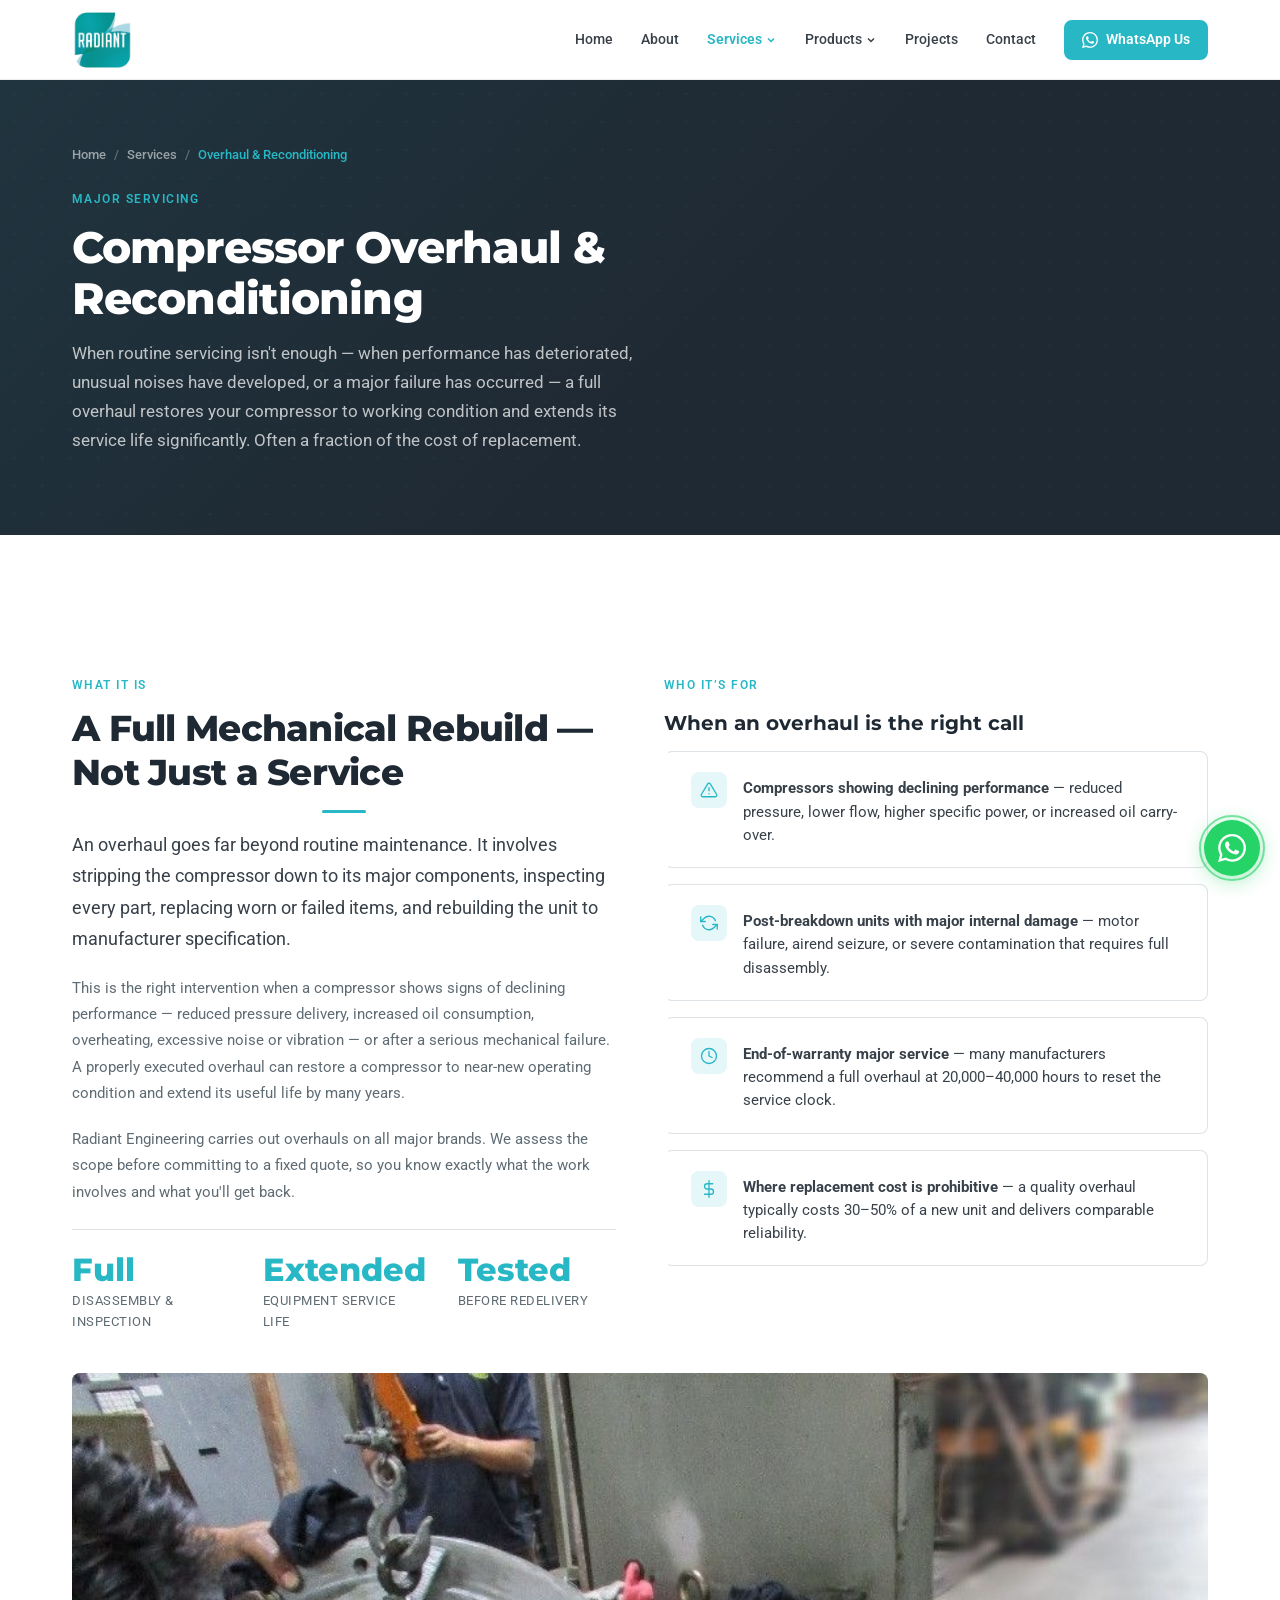
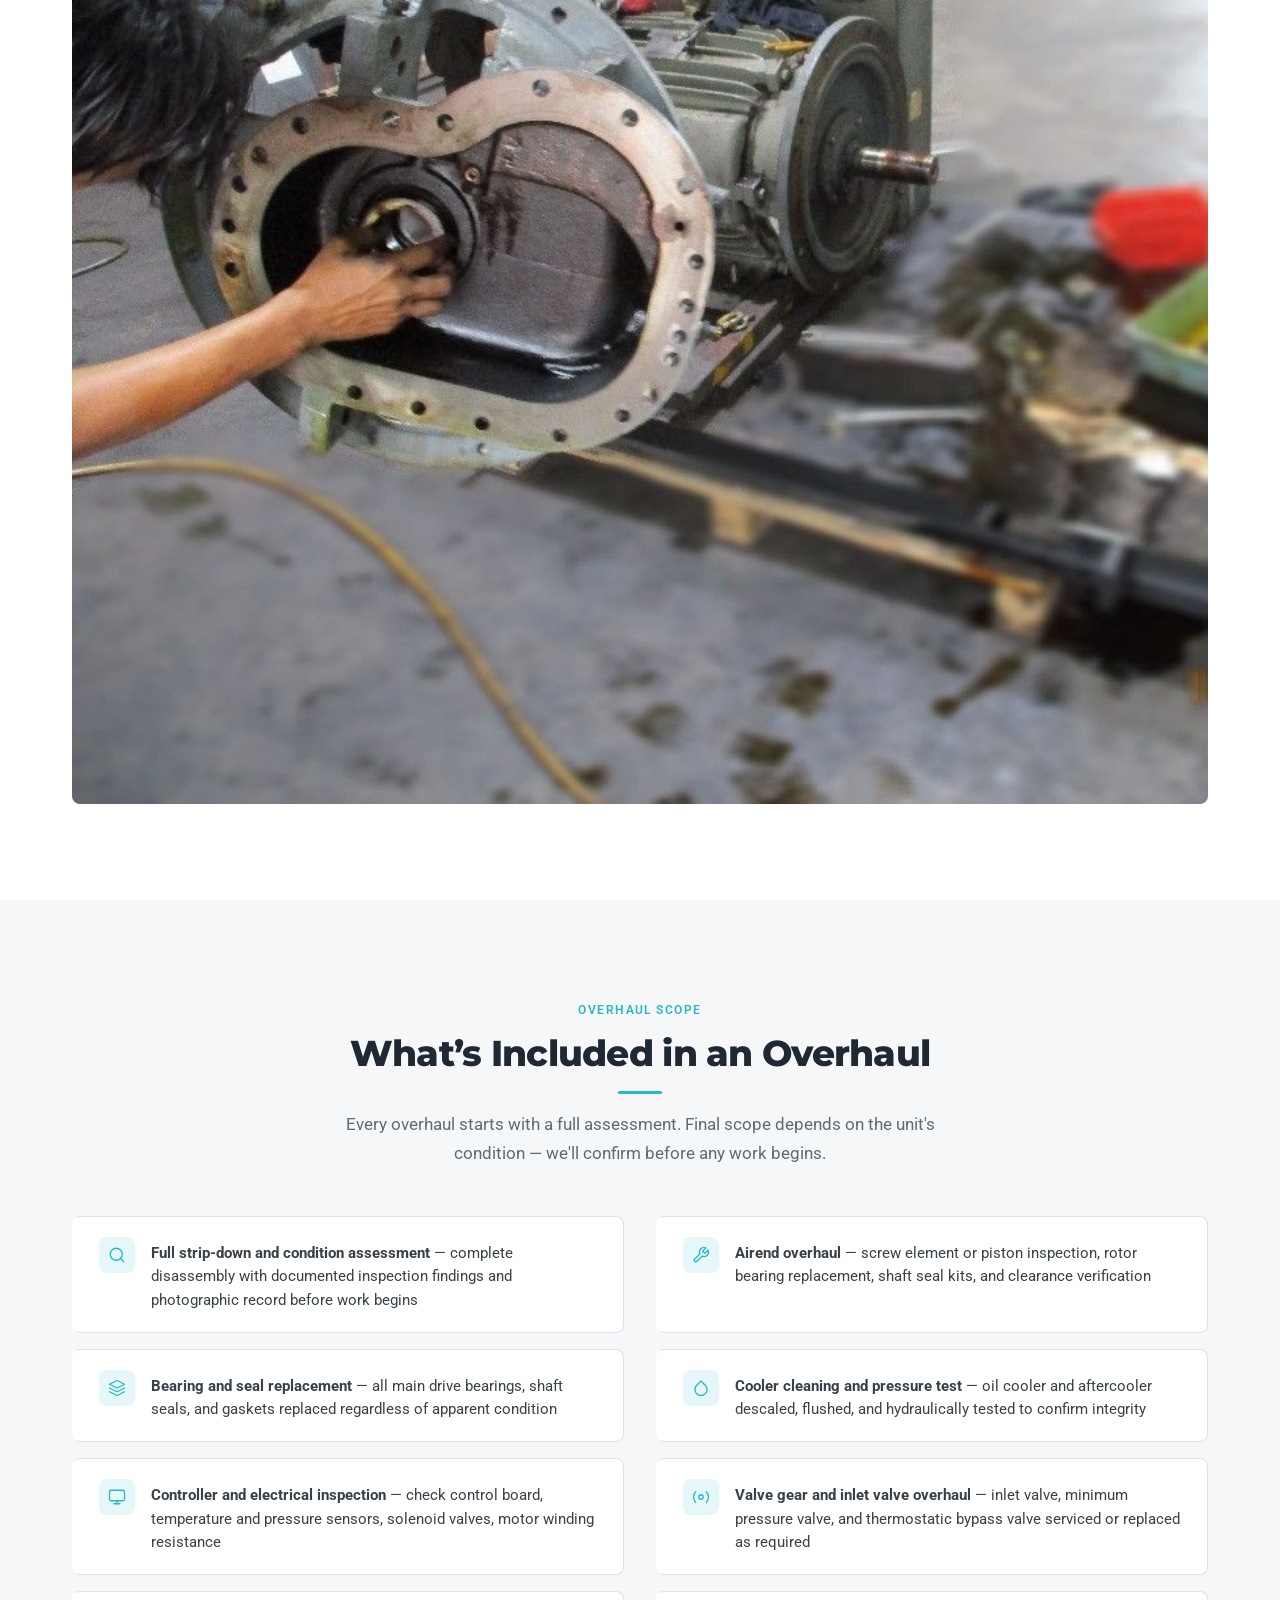
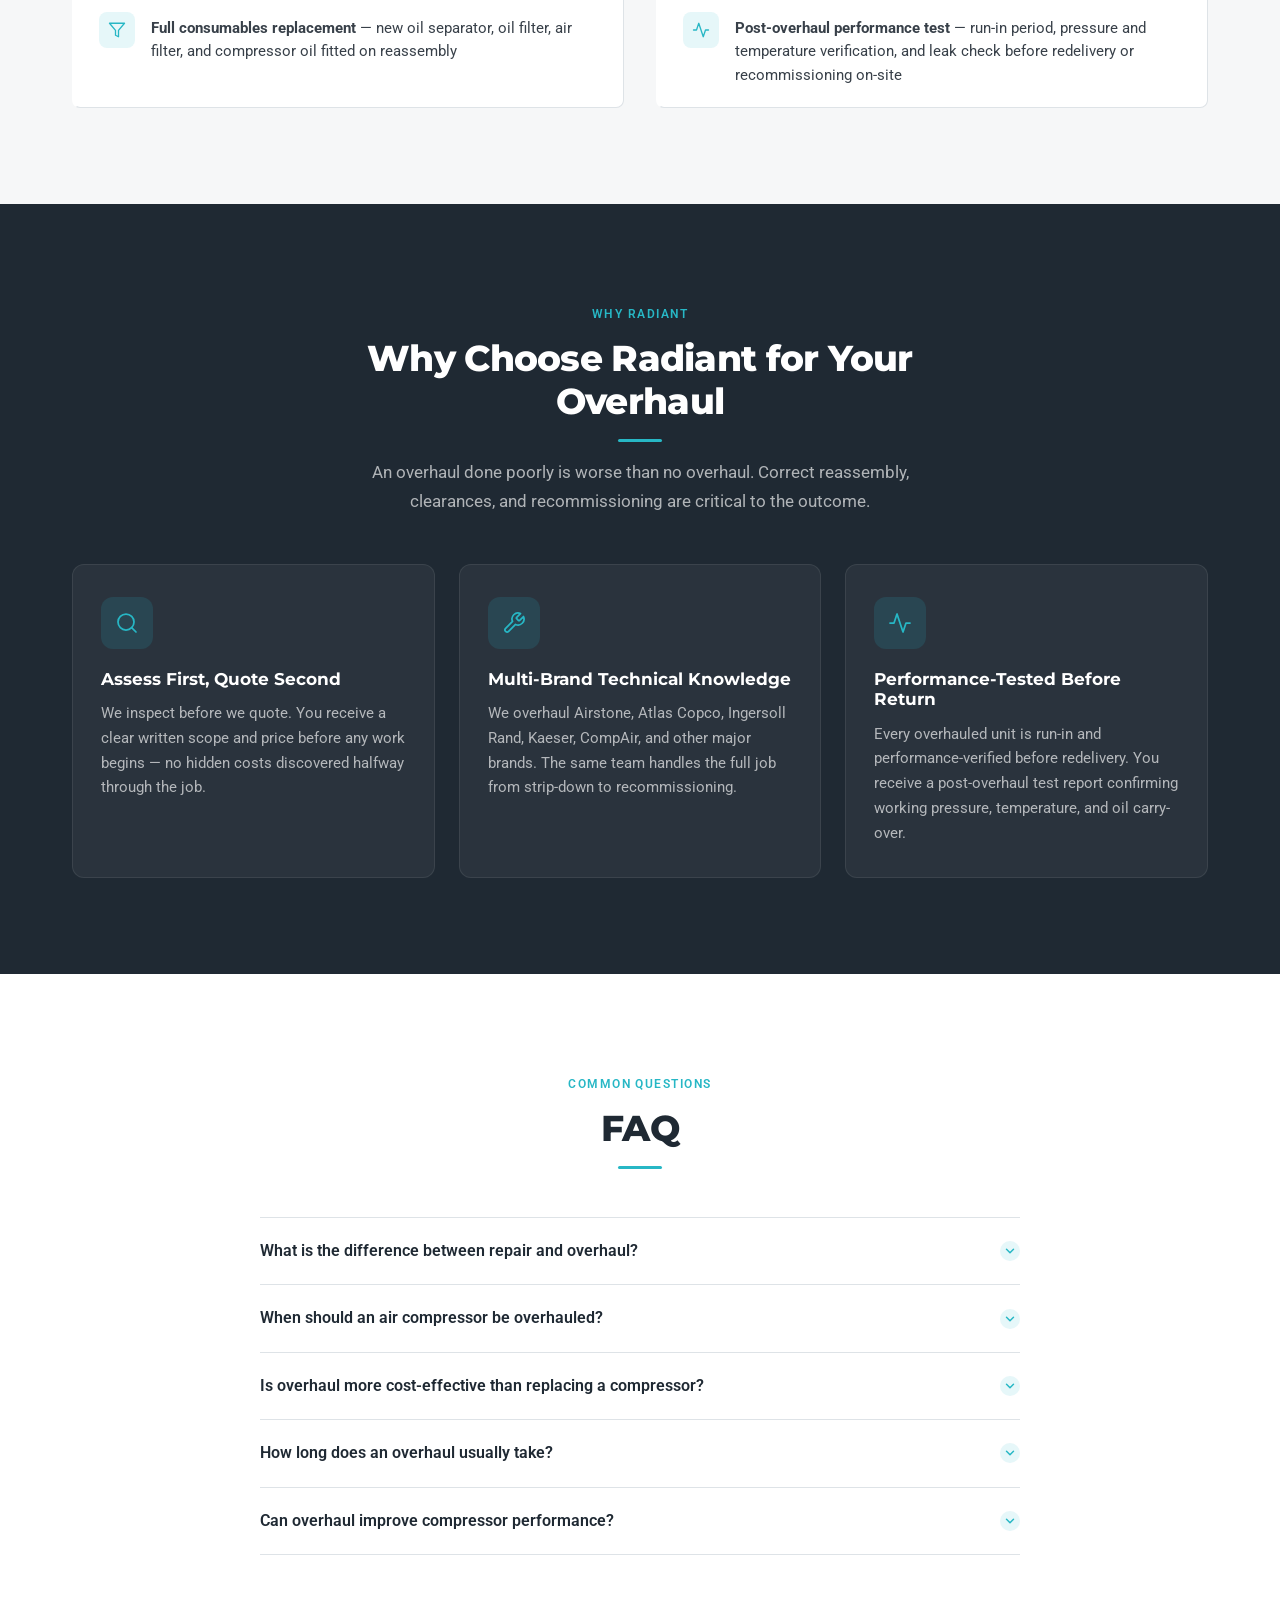
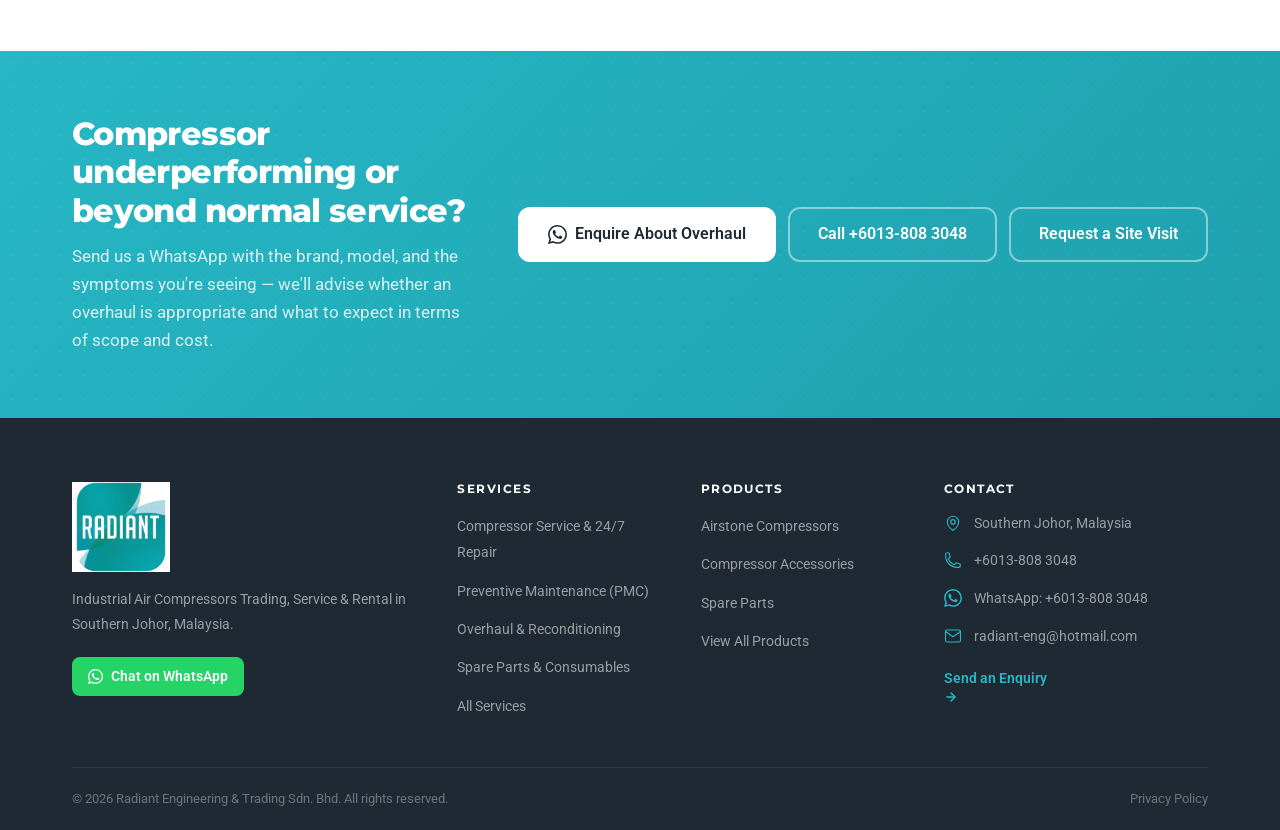
<file: services/overhaul-reconditioning.html>
﻿<!DOCTYPE html>
<html lang="en">
<head>
    <meta charset="UTF-8">
    <link rel="icon" type="image/png" sizes="32x32" href="/assets/brand/favicon/favicon-32x32.png">
    <link rel="icon" type="image/png" sizes="16x16" href="/assets/brand/favicon/favicon-16x16.png">
    <link rel="apple-touch-icon" sizes="180x180" href="/assets/brand/favicon/apple-touch-icon.png">
    <meta name="viewport" content="width=device-width, initial-scale=1.0">
    <title>Air Compressor Overhaul & Reconditioning in Johor | Radiant Engineering</title>
    <meta name="description" content="Full compressor overhaul and reconditioning in Southern Johor — airend rebuild, bearing & seal replacement, cooler cleaning, performance testing. Extend service life vs. buying new.">
    <meta name="robots" content="index, follow">
    <link rel="canonical" href="https://www.radiantcompressor.com.my/services/overhaul-reconditioning.html">

    <!-- Open Graph -->
    <meta property="og:title" content="Air Compressor Overhaul & Reconditioning in Johor — Radiant Engineering">
    <meta property="og:description" content="Restore aging or failed compressors to full working condition with a professional overhaul from Radiant Engineering — a cost-effective alternative to replacement for factories in Southern Johor.">
    <meta property="og:type" content="website">
    <meta property="og:url" content="https://www.radiantcompressor.com.my/services/overhaul-reconditioning.html">

    <!-- Fonts: Montserrat (headings) + Roboto (body) -->
    <link rel="preconnect" href="https://fonts.googleapis.com">
    <link rel="preconnect" href="https://fonts.gstatic.com" crossorigin>
    <link href="https://fonts.googleapis.com/css2?family=Montserrat:wght@600;700;800&family=Roboto:wght@400;500;600&display=swap" rel="stylesheet">

    <!-- Stylesheet -->
    <link rel="stylesheet" href="/css/styles.css">

    <!-- Schema.org -->
    <script type="application/ld+json">
    {
    "@context": "https://schema.org",
    "@type": "Service",
    "name": "Air Compressor Overhaul & Reconditioning",
    "description": "Full mechanical overhaul and reconditioning of industrial air compressors in Southern Johor — airend rebuild, bearing replacement, seal kits, performance testing, and recommissioning.",
    "provider": {
        "@type": "LocalBusiness",
        "name": "Radiant Engineering & Trading Sdn. Bhd.",
        "url": "https://www.radiantcompressor.com.my",
        "telephone": "+60138083048",
        "address": {
            "@type": "PostalAddress",
            "addressLocality": "Johor Bahru",
            "addressRegion": "Johor",
            "addressCountry": "MY"
        }
    },
    "areaServed": { "@type": "State", "name": "Johor" },
    "serviceType": "Overhaul and Reconditioning"
}
    </script>
</head>
<body>

<a href="#main-content" class="skip-link">Skip to main content</a>

<!-- HEADER -->
<header class="site-header" id="site-header">
    <div class="container">
        <div class="header-inner">
            <a href="../index.html" class="logo" aria-label="Radiant Engineering — Home">
                <img src="/assets/brand/logo/logo-primary.png" alt="Radiant Engineering" class="logo-img" width="160" height="48">
                <span class="logo-fallback" id="logo-fallback">
                    <span class="logo-primary">RADIANT</span><span class="logo-sep"></span><span class="logo-secondary">ENGINEERING</span>
                </span>
            </a>
            <nav class="main-nav" id="main-nav" aria-label="Main navigation">
                <ul class="nav-list">
                    <li><a href="../index.html" class="nav-link">Home</a></li>
                    <li><a href="../about.html" class="nav-link">About</a></li>
                    <li class="nav-item has-dropdown">
                        <a href="../services.html" class="nav-link is-active" aria-current="page">
                            Services
                            <svg class="nav-chevron" viewBox="0 0 16 16" fill="none" stroke="currentColor" stroke-width="2" aria-hidden="true"><path d="M4 6l4 4 4-4"/></svg>
                        </a>
                        <ul class="dropdown" role="menu">
                            <li role="menuitem"><a href="compressor-service.html">Compressor Service &amp; 24/7 Repair</a></li>
                            <li role="menuitem"><a href="preventive-maintenance.html">Preventive Maintenance (PMC)</a></li>
                            <li role="menuitem"><a href="overhaul-reconditioning.html"class="is-active" aria-current="page">Overhaul &amp; Reconditioning</a></li>
                            <li role="menuitem"><a href="spare-parts.html">Spare Parts &amp; Consumables</a></li>
                        </ul>
                    </li>
                    <li class="nav-item has-dropdown">
                        <a href="../products.html" class="nav-link">
                            Products
                            <svg class="nav-chevron" viewBox="0 0 16 16" fill="none" stroke="currentColor" stroke-width="2" aria-hidden="true"><path d="M4 6l4 4 4-4"/></svg>
                        </a>
                        <ul class="dropdown" role="menu">
                            <li role="menuitem"><a href="../products/airstone.html">Airstone Compressors</a></li>
                            <li role="menuitem"><a href="../products/compressor-accessories.html">Compressor Accessories</a></li>
                            <li role="menuitem"><a href="../products/spare-parts.html">Spare Parts</a></li>
                        </ul>
                    </li>
                    <li><a href="../projects.html" class="nav-link">Projects</a></li>
                    <li><a href="../contact.html" class="nav-link">Contact</a></li>
                </ul>
            </nav>
            <a href="https://wa.me/60138083048?text=Hi%20Radiant%2C%20I%27d%20like%20to%20enquire%20about%20a%20compressor%20overhaul%20or%20reconditioning." class="btn btn-whatsapp" target="_blank" rel="noopener noreferrer">
                <svg width="16" height="16" viewBox="0 0 24 24" fill="currentColor" aria-hidden="true"><path d="M17.472 14.382c-.297-.149-1.758-.867-2.03-.967-.273-.099-.471-.148-.67.15-.197.297-.767.966-.94 1.164-.173.199-.347.223-.644.075-.297-.15-1.255-.463-2.39-1.475-.883-.788-1.48-1.761-1.653-2.059-.173-.297-.018-.458.13-.606.134-.133.298-.347.446-.52.149-.174.198-.298.298-.497.099-.198.05-.371-.025-.52-.075-.149-.669-1.612-.916-2.207-.242-.579-.487-.5-.669-.51-.173-.008-.371-.01-.57-.01-.198 0-.52.074-.792.372-.272.297-1.04 1.016-1.04 2.479 0 1.462 1.065 2.875 1.213 3.074.149.198 2.096 3.2 5.077 4.487.709.306 1.262.489 1.694.625.712.227 1.36.195 1.871.118.571-.085 1.758-.719 2.006-1.413.248-.694.248-1.289.173-1.413-.074-.124-.272-.198-.57-.347m-5.421 7.403h-.004a9.87 9.87 0 01-5.031-1.378l-.361-.214-3.741.982.998-3.648-.235-.374a9.86 9.86 0 01-1.51-5.26c.001-5.45 4.436-9.884 9.888-9.884 2.64 0 5.122 1.03 6.988 2.898a9.825 9.825 0 012.893 6.994c-.003 5.45-4.437 9.884-9.885 9.884m8.413-18.297A11.815 11.815 0 0012.05 0C5.495 0 .16 5.335.157 11.892c0 2.096.547 4.142 1.588 5.945L.057 24l6.305-1.654a11.882 11.882 0 005.683 1.448h.005c6.554 0 11.89-5.335 11.893-11.893a11.821 11.821 0 00-3.48-8.413z"/></svg>
                WhatsApp Us
            </a>
            <button class="nav-toggle" id="nav-toggle" aria-label="Open navigation menu" aria-expanded="false" aria-controls="main-nav">
                <span class="hamburger-bar"></span>
                <span class="hamburger-bar"></span>
                <span class="hamburger-bar"></span>
            </button>
        </div>
    </div>
</header>

<main id="main-content">

    <!-- PAGE HERO (charcoal) -->
    <section class="page-hero" aria-labelledby="svc-hero-heading">
        <div class="container">
            <nav class="breadcrumb" aria-label="Breadcrumb">
                <ol class="breadcrumb-list">
                    <li class="breadcrumb-item"><a href="../index.html">Home</a></li>
                    <li class="breadcrumb-item"><a href="../services.html">Services</a></li>
                    <li class="breadcrumb-item breadcrumb-item--current" aria-current="page">Overhaul &amp; Reconditioning</li>
                </ol>
            </nav>
            <div class="page-hero-content">
                <p class="section-eyebrow">Major Servicing</p>
                <h1 id="svc-hero-heading" class="page-hero-title">Compressor Overhaul &amp; Reconditioning</h1>
                <p class="page-hero-desc">When routine servicing isn't enough — when performance has deteriorated, unusual noises have developed, or a major failure has occurred — a full overhaul restores your compressor to working condition and extends its service life significantly. Often a fraction of the cost of replacement.</p>
            </div>
        </div>
    </section>

    <!-- SECTION 1 — WHAT THE SERVICE IS (white) -->
    <section class="section" aria-labelledby="svc-intro-heading">
        <div class="container">
            <div class="svc-intro-grid">
                <div>
                    <p class="section-eyebrow">What It Is</p>
                    <h2 id="svc-intro-heading" class="section-title" style="text-align:left; max-width:none;">A Full Mechanical Rebuild — Not Just a Service</h2>
                    <p class="svc-intro-lead">An overhaul goes far beyond routine maintenance. It involves stripping the compressor down to its major components, inspecting every part, replacing worn or failed items, and rebuilding the unit to manufacturer specification.</p>
                    <p class="svc-intro-body">This is the right intervention when a compressor shows signs of declining performance — reduced pressure delivery, increased oil consumption, overheating, excessive noise or vibration — or after a serious mechanical failure. A properly executed overhaul can restore a compressor to near-new operating condition and extend its useful life by many years.</p>
                    <p class="svc-intro-body">Radiant Engineering carries out overhauls on all major brands. We assess the scope before committing to a fixed quote, so you know exactly what the work involves and what you'll get back.</p>
                    <div class="svc-intro-stat-row">
                        <div><div class="svc-intro-stat-num">Full</div><div class="svc-intro-stat-label">Disassembly & inspection</div></div><div><div class="svc-intro-stat-num">Extended</div><div class="svc-intro-stat-label">Equipment service life</div></div><div><div class="svc-intro-stat-num">Tested</div><div class="svc-intro-stat-label">Before redelivery</div></div>
                    </div>
                </div>
                <div>
                    <p class="section-eyebrow">Who It&rsquo;s For</p>
                    <h3 style="font-family:'Montserrat',sans-serif; font-weight:700; font-size:1.25rem; color:var(--charcoal); margin-bottom:1rem; margin-top:0.25rem;">When an overhaul is the right call</h3>
                    <ul class="svc-detail-features" style="margin-top:0; grid-template-columns:1fr;">
                        <li class="svc-detail-feature">
                            <div class="svc-detail-feature-icon" aria-hidden="true"><svg viewBox="0 0 24 24" fill="none" stroke="currentColor" stroke-width="1.75" stroke-linecap="round" stroke-linejoin="round"><path d="M10.29 3.86L1.82 18a2 2 0 001.71 3h16.94a2 2 0 001.71-3L13.71 3.86a2 2 0 00-3.42 0z"/><line x1="12" y1="9" x2="12" y2="13"/><line x1="12" y1="17" x2="12.01" y2="17"/></svg></div>
                            <span class="svc-detail-feature-text"><strong>Compressors showing declining performance</strong> — reduced pressure, lower flow, higher specific power, or increased oil carry-over.</span>
                        </li><li class="svc-detail-feature">
                            <div class="svc-detail-feature-icon" aria-hidden="true"><svg viewBox="0 0 24 24" fill="none" stroke="currentColor" stroke-width="1.75" stroke-linecap="round" stroke-linejoin="round"><polyline points="1 4 1 10 7 10"/><polyline points="23 20 23 14 17 14"/><path d="M20.49 9A9 9 0 005.64 5.64L1 10m22 4l-4.64 4.36A9 9 0 013.51 15"/></svg></div>
                            <span class="svc-detail-feature-text"><strong>Post-breakdown units with major internal damage</strong> — motor failure, airend seizure, or severe contamination that requires full disassembly.</span>
                        </li><li class="svc-detail-feature">
                            <div class="svc-detail-feature-icon" aria-hidden="true"><svg viewBox="0 0 24 24" fill="none" stroke="currentColor" stroke-width="1.75" stroke-linecap="round" stroke-linejoin="round"><circle cx="12" cy="12" r="10"/><polyline points="12 6 12 12 16 14"/></svg></div>
                            <span class="svc-detail-feature-text"><strong>End-of-warranty major service</strong> — many manufacturers recommend a full overhaul at 20,000–40,000 hours to reset the service clock.</span>
                        </li><li class="svc-detail-feature">
                            <div class="svc-detail-feature-icon" aria-hidden="true"><svg viewBox="0 0 24 24" fill="none" stroke="currentColor" stroke-width="1.75" stroke-linecap="round" stroke-linejoin="round"><line x1="12" y1="1" x2="12" y2="23"/><path d="M17 5H9.5a3.5 3.5 0 100 7h5a3.5 3.5 0 110 7H6"/></svg></div>
                            <span class="svc-detail-feature-text"><strong>Where replacement cost is prohibitive</strong> — a quality overhaul typically costs 30–50% of a new unit and delivers comparable reliability.</span>
                        </li>
                    </ul>
                </div>
            </div>
            <figure class="svc-intro-photo" style="margin: 2.5rem 0 0; border-radius: 8px; overflow: hidden; line-height: 0;">
                <img src="/assets/images/existing/service-overhaul-bearing.jpeg" alt="Radiant Engineering technician performing a compressor airend and bearing overhaul in Johor" style="width: 100%; height: auto; display: block;" loading="lazy">
            </figure>
        </div>
    </section>

    <!-- SECTION 2 — WHAT'S INCLUDED (gray-50) -->
    <section class="section svc-includes-section" aria-labelledby="svc-includes-heading">
        <div class="container">
            <header class="section-header">
                <p class="section-eyebrow">Overhaul Scope</p>
                <h2 id="svc-includes-heading" class="section-title">What&rsquo;s Included in an Overhaul</h2>
                <p class="section-desc">Every overhaul starts with a full assessment. Final scope depends on the unit's condition — we'll confirm before any work begins.</p>
            </header>
            <ul class="svc-detail-features" aria-label="Service inclusions">
                <li class="svc-detail-feature">
                    <div class="svc-detail-feature-icon" aria-hidden="true"><svg viewBox="0 0 24 24" fill="none" stroke="currentColor" stroke-width="1.75" stroke-linecap="round" stroke-linejoin="round"><circle cx="11" cy="11" r="8"/><line x1="21" y1="21" x2="16.65" y2="16.65"/></svg></div>
                    <span class="svc-detail-feature-text"><strong>Full strip-down and condition assessment</strong> — complete disassembly with documented inspection findings and photographic record before work begins</span>
                </li><li class="svc-detail-feature">
                    <div class="svc-detail-feature-icon" aria-hidden="true"><svg viewBox="0 0 24 24" fill="none" stroke="currentColor" stroke-width="1.75" stroke-linecap="round" stroke-linejoin="round"><path d="M14.7 6.3a1 1 0 000 1.4l1.6 1.6a1 1 0 001.4 0l3.77-3.77a6 6 0 01-7.94 7.94l-6.91 6.91a2.12 2.12 0 01-3-3l6.91-6.91a6 6 0 017.94-7.94l-3.76 3.76z"/></svg></div>
                    <span class="svc-detail-feature-text"><strong>Airend overhaul</strong> — screw element or piston inspection, rotor bearing replacement, shaft seal kits, and clearance verification</span>
                </li><li class="svc-detail-feature">
                    <div class="svc-detail-feature-icon" aria-hidden="true"><svg viewBox="0 0 24 24" fill="none" stroke="currentColor" stroke-width="1.75" stroke-linecap="round" stroke-linejoin="round"><polygon points="12 2 2 7 12 12 22 7 12 2"/><polyline points="2 17 12 22 22 17"/><polyline points="2 12 12 17 22 12"/></svg></div>
                    <span class="svc-detail-feature-text"><strong>Bearing and seal replacement</strong> — all main drive bearings, shaft seals, and gaskets replaced regardless of apparent condition</span>
                </li><li class="svc-detail-feature">
                    <div class="svc-detail-feature-icon" aria-hidden="true"><svg viewBox="0 0 24 24" fill="none" stroke="currentColor" stroke-width="1.75" stroke-linecap="round" stroke-linejoin="round"><path d="M12 2.69l5.66 5.66a8 8 0 11-11.31 0z"/></svg></div>
                    <span class="svc-detail-feature-text"><strong>Cooler cleaning and pressure test</strong> — oil cooler and aftercooler descaled, flushed, and hydraulically tested to confirm integrity</span>
                </li><li class="svc-detail-feature">
                    <div class="svc-detail-feature-icon" aria-hidden="true"><svg viewBox="0 0 24 24" fill="none" stroke="currentColor" stroke-width="1.75" stroke-linecap="round" stroke-linejoin="round"><rect x="2" y="3" width="20" height="14" rx="2" ry="2"/><line x1="8" y1="21" x2="16" y2="21"/><line x1="12" y1="17" x2="12" y2="21"/></svg></div>
                    <span class="svc-detail-feature-text"><strong>Controller and electrical inspection</strong> — check control board, temperature and pressure sensors, solenoid valves, motor winding resistance</span>
                </li><li class="svc-detail-feature">
                    <div class="svc-detail-feature-icon" aria-hidden="true"><svg viewBox="0 0 24 24" fill="none" stroke="currentColor" stroke-width="1.75" stroke-linecap="round" stroke-linejoin="round"><circle cx="12" cy="12" r="3"/><path d="M19.07 4.93a10 10 0 010 14.14M4.93 4.93a10 10 0 000 14.14"/></svg></div>
                    <span class="svc-detail-feature-text"><strong>Valve gear and inlet valve overhaul</strong> — inlet valve, minimum pressure valve, and thermostatic bypass valve serviced or replaced as required</span>
                </li><li class="svc-detail-feature">
                    <div class="svc-detail-feature-icon" aria-hidden="true"><svg viewBox="0 0 24 24" fill="none" stroke="currentColor" stroke-width="1.75" stroke-linecap="round" stroke-linejoin="round"><polygon points="22 3 2 3 10 12.46 10 19 14 21 14 12.46 22 3"/></svg></div>
                    <span class="svc-detail-feature-text"><strong>Full consumables replacement</strong> — new oil separator, oil filter, air filter, and compressor oil fitted on reassembly</span>
                </li><li class="svc-detail-feature">
                    <div class="svc-detail-feature-icon" aria-hidden="true"><svg viewBox="0 0 24 24" fill="none" stroke="currentColor" stroke-width="1.75" stroke-linecap="round" stroke-linejoin="round"><polyline points="22 12 18 12 15 21 9 3 6 12 2 12"/></svg></div>
                    <span class="svc-detail-feature-text"><strong>Post-overhaul performance test</strong> — run-in period, pressure and temperature verification, and leak check before redelivery or recommissioning on-site</span>
                </li>
            </ul>
        </div>
    </section>

    <!-- SECTION 3 — WHY RADIANT (charcoal) -->
    <section class="section svc-reasons-section" aria-labelledby="svc-reasons-heading">
        <div class="container">
            <header class="section-header">
                <p class="section-eyebrow">Why Radiant</p>
                <h2 id="svc-reasons-heading" class="section-title">Why Choose Radiant for Your Overhaul</h2>
                <p class="section-desc" style="color:rgba(255,255,255,0.65);">An overhaul done poorly is worse than no overhaul. Correct reassembly, clearances, and recommissioning are critical to the outcome.</p>
            </header>
            <div class="svc-reason-grid">
                <div class="svc-reason-card">
                    <div class="svc-reason-icon" aria-hidden="true"><svg viewBox="0 0 24 24" fill="none" stroke="currentColor" stroke-width="1.75" stroke-linecap="round" stroke-linejoin="round"><circle cx="11" cy="11" r="8"/><line x1="21" y1="21" x2="16.65" y2="16.65"/></svg></div>
                    <h3>Assess First, Quote Second</h3>
                    <p>We inspect before we quote. You receive a clear written scope and price before any work begins — no hidden costs discovered halfway through the job.</p>
                </div><div class="svc-reason-card">
                    <div class="svc-reason-icon" aria-hidden="true"><svg viewBox="0 0 24 24" fill="none" stroke="currentColor" stroke-width="1.75" stroke-linecap="round" stroke-linejoin="round"><path d="M14.7 6.3a1 1 0 000 1.4l1.6 1.6a1 1 0 001.4 0l3.77-3.77a6 6 0 01-7.94 7.94l-6.91 6.91a2.12 2.12 0 01-3-3l6.91-6.91a6 6 0 017.94-7.94l-3.76 3.76z"/></svg></div>
                    <h3>Multi-Brand Technical Knowledge</h3>
                    <p>We overhaul Airstone, Atlas Copco, Ingersoll Rand, Kaeser, CompAir, and other major brands. The same team handles the full job from strip-down to recommissioning.</p>
                </div><div class="svc-reason-card">
                    <div class="svc-reason-icon" aria-hidden="true"><svg viewBox="0 0 24 24" fill="none" stroke="currentColor" stroke-width="1.75" stroke-linecap="round" stroke-linejoin="round"><polyline points="22 12 18 12 15 21 9 3 6 12 2 12"/></svg></div>
                    <h3>Performance-Tested Before Return</h3>
                    <p>Every overhauled unit is run-in and performance-verified before redelivery. You receive a post-overhaul test report confirming working pressure, temperature, and oil carry-over.</p>
                </div>
            </div>
        </div>
    </section>

    <!-- FAQ (white) -->
    <section class="section faq-section" aria-labelledby="faq-oh-heading">
        <div class="container">
            <header class="section-header">
                <p class="section-eyebrow">Common Questions</p>
                <h2 id="faq-oh-heading" class="section-title">FAQ</h2>
            </header>
            <div class="faq-list">

                <details class="faq-item">
                    <summary class="faq-question">What is the difference between repair and overhaul?</summary>
                    <p class="faq-answer">Repair addresses specific faults or failures, while overhaul focuses on restoring overall compressor performance by addressing multiple worn or degraded components.</p>
                </details>

                <details class="faq-item">
                    <summary class="faq-question">When should an air compressor be overhauled?</summary>
                    <p class="faq-answer">Overhaul is typically considered when breakdowns become frequent, performance declines, or repair costs increase without delivering long-term stability.</p>
                </details>

                <details class="faq-item">
                    <summary class="faq-question">Is overhaul more cost-effective than replacing a compressor?</summary>
                    <p class="faq-answer">In some cases, overhaul can extend the usable life of a compressor at a lower cost than full replacement. Suitability depends on condition, usage, and operating requirements.</p>
                </details>

                <details class="faq-item">
                    <summary class="faq-question">How long does an overhaul usually take?</summary>
                    <p class="faq-answer">Overhaul timelines vary depending on compressor type, condition, and scope of work. We will advise expected timeframes after assessment.</p>
                </details>

                <details class="faq-item">
                    <summary class="faq-question">Can overhaul improve compressor performance?</summary>
                    <p class="faq-answer">Yes. Proper overhaul and reconditioning can restore operating stability and improve reliability compared to a compressor that has been running in a degraded state.</p>
                </details>

            </div>
        </div>
    </section>


    <!-- CTA STRIP (teal) -->
    <section class="cta-strip" aria-labelledby="svc-cta-heading">
        <div class="container">
            <div class="cta-inner">
                <div class="cta-text">
                    <h2 id="svc-cta-heading" class="cta-heading">Compressor underperforming or beyond normal service?</h2>
                    <p class="cta-desc">Send us a WhatsApp with the brand, model, and the symptoms you're seeing — we'll advise whether an overhaul is appropriate and what to expect in terms of scope and cost.</p>
                </div>
                <div class="cta-actions">
                    <a href="https://wa.me/60138083048?text=Hi%20Radiant%2C%20I%27d%20like%20to%20enquire%20about%20a%20compressor%20overhaul%20or%20reconditioning." class="btn btn-cta-primary" target="_blank" rel="noopener noreferrer">
                        <svg width="19" height="19" viewBox="0 0 24 24" fill="currentColor" aria-hidden="true"><path d="M17.472 14.382c-.297-.149-1.758-.867-2.03-.967-.273-.099-.471-.148-.67.15-.197.297-.767.966-.94 1.164-.173.199-.347.223-.644.075-.297-.15-1.255-.463-2.39-1.475-.883-.788-1.48-1.761-1.653-2.059-.173-.297-.018-.458.13-.606.134-.133.298-.347.446-.52.149-.174.198-.298.298-.497.099-.198.05-.371-.025-.52-.075-.149-.669-1.612-.916-2.207-.242-.579-.487-.5-.669-.51-.173-.008-.371-.01-.57-.01-.198 0-.52.074-.792.372-.272.297-1.04 1.016-1.04 2.479 0 1.462 1.065 2.875 1.213 3.074.149.198 2.096 3.2 5.077 4.487.709.306 1.262.489 1.694.625.712.227 1.36.195 1.871.118.571-.085 1.758-.719 2.006-1.413.248-.694.248-1.289.173-1.413-.074-.124-.272-.198-.57-.347m-5.421 7.403h-.004a9.87 9.87 0 01-5.031-1.378l-.361-.214-3.741.982.998-3.648-.235-.374a9.86 9.86 0 01-1.51-5.26c.001-5.45 4.436-9.884 9.888-9.884 2.64 0 5.122 1.03 6.988 2.898a9.825 9.825 0 012.893 6.994c-.003 5.45-4.437 9.884-9.885 9.884m8.413-18.297A11.815 11.815 0 0012.05 0C5.495 0 .16 5.335.157 11.892c0 2.096.547 4.142 1.588 5.945L.057 24l6.305-1.654a11.882 11.882 0 005.683 1.448h.005c6.554 0 11.89-5.335 11.893-11.893a11.821 11.821 0 00-3.48-8.413z"/></svg>
                        Enquire About Overhaul
                    </a>
                    <a href="tel:+60138083048" class="btn btn-cta-secondary">Call +6013-808 3048</a>
                    <a href="../contact.html" class="btn btn-cta-secondary">Request a Site Visit</a>
                </div>
            </div>
        </div>
    </section>

</main>

<!-- FOOTER -->
<footer class="site-footer" aria-label="Site footer">
    <div class="container">
        <div class="footer-grid">
            <div class="footer-col footer-col--brand">
                <a href="../index.html" class="footer-logo">
                    <img src="/assets/brand/logo/logo-primary.png" alt="Radiant Engineering" width="140" height="42">
                    <span class="footer-logo-fallback" id="footer-logo-fallback">RADIANT ENGINEERING</span>
                </a>
                <p class="footer-tagline">Industrial Air Compressors Trading, Service &amp; Rental in Southern Johor, Malaysia.</p>
                <a href="https://wa.me/60138083048?text=Hi%20Radiant%2C%20I%20would%20like%20to%20enquire%20about%20your%20services." class="footer-wa-btn" target="_blank" rel="noopener noreferrer">
                    <svg width="15" height="15" viewBox="0 0 24 24" fill="currentColor" aria-hidden="true"><path d="M17.472 14.382c-.297-.149-1.758-.867-2.03-.967-.273-.099-.471-.148-.67.15-.197.297-.767.966-.94 1.164-.173.199-.347.223-.644.075-.297-.15-1.255-.463-2.39-1.475-.883-.788-1.48-1.761-1.653-2.059-.173-.297-.018-.458.13-.606.134-.133.298-.347.446-.52.149-.174.198-.298.298-.497.099-.198.05-.371-.025-.52-.075-.149-.669-1.612-.916-2.207-.242-.579-.487-.5-.669-.51-.173-.008-.371-.01-.57-.01-.198 0-.52.074-.792.372-.272.297-1.04 1.016-1.04 2.479 0 1.462 1.065 2.875 1.213 3.074.149.198 2.096 3.2 5.077 4.487.709.306 1.262.489 1.694.625.712.227 1.36.195 1.871.118.571-.085 1.758-.719 2.006-1.413.248-.694.248-1.289.173-1.413-.074-.124-.272-.198-.57-.347m-5.421 7.403h-.004a9.87 9.87 0 01-5.031-1.378l-.361-.214-3.741.982.998-3.648-.235-.374a9.86 9.86 0 01-1.51-5.26c.001-5.45 4.436-9.884 9.888-9.884 2.64 0 5.122 1.03 6.988 2.898a9.825 9.825 0 012.893 6.994c-.003 5.45-4.437 9.884-9.885 9.884m8.413-18.297A11.815 11.815 0 0012.05 0C5.495 0 .16 5.335.157 11.892c0 2.096.547 4.142 1.588 5.945L.057 24l6.305-1.654a11.882 11.882 0 005.683 1.448h.005c6.554 0 11.89-5.335 11.893-11.893a11.821 11.821 0 00-3.48-8.413z"/></svg>
                    Chat on WhatsApp
                </a>
            </div>
            <div class="footer-col">
                <h3 class="footer-heading">Services</h3>
                <ul class="footer-links">
                    <li><a href="compressor-service.html">Compressor Service &amp; 24/7 Repair</a></li>
                    <li><a href="preventive-maintenance.html">Preventive Maintenance (PMC)</a></li>
                    <li><a href="overhaul-reconditioning.html">Overhaul &amp; Reconditioning</a></li>
                    <li><a href="spare-parts.html">Spare Parts &amp; Consumables</a></li>
                    <li><a href="../services.html">All Services</a></li>
                </ul>
            </div>
            <div class="footer-col">
                <h3 class="footer-heading">Products</h3>
                <ul class="footer-links">
                    <li><a href="../products/airstone.html">Airstone Compressors</a></li>
                    <li><a href="../products/compressor-accessories.html">Compressor Accessories</a></li>
                    <li><a href="../products/spare-parts.html">Spare Parts</a></li>
                    <li><a href="../products.html">View All Products</a></li>
                </ul>
            </div>
            <div class="footer-col">
                <h3 class="footer-heading">Contact</h3>
                <ul class="footer-contact-list">
                    <li>
                        <svg class="footer-contact-icon" viewBox="0 0 24 24" fill="none" stroke="currentColor" stroke-width="1.5" aria-hidden="true"><path stroke-linecap="round" stroke-linejoin="round" d="M15 10.5a3 3 0 11-6 0 3 3 0 016 0z"/><path stroke-linecap="round" stroke-linejoin="round" d="M19.5 10.5c0 7.142-7.5 11.25-7.5 11.25S4.5 17.642 4.5 10.5a7.5 7.5 0 1115 0z"/></svg>
                        <span>Southern Johor, Malaysia</span>
                    </li>
                    <li>
                        <svg class="footer-contact-icon" viewBox="0 0 24 24" fill="none" stroke="currentColor" stroke-width="1.5" aria-hidden="true"><path stroke-linecap="round" stroke-linejoin="round" d="M2.25 6.75c0 8.284 6.716 15 15 15h2.25a2.25 2.25 0 002.25-2.25v-1.372c0-.516-.351-.966-.852-1.091l-4.423-1.106c-.44-.11-.902.055-1.173.417l-.97 1.293c-.282.376-.769.542-1.21.38a12.035 12.035 0 01-7.143-7.143c-.162-.441.004-.928.38-1.21l1.293-.97c.363-.271.527-.734.417-1.173L6.963 3.102a1.125 1.125 0 00-1.091-.852H4.5A2.25 2.25 0 002.25 4.5v2.25z"/></svg>
                        <a href="tel:+60138083048">+6013-808 3048</a>
                    </li>
                    <li>
                        <svg class="footer-contact-icon" viewBox="0 0 24 24" fill="currentColor" aria-hidden="true"><path d="M17.472 14.382c-.297-.149-1.758-.867-2.03-.967-.273-.099-.471-.148-.67.15-.197.297-.767.966-.94 1.164-.173.199-.347.223-.644.075-.297-.15-1.255-.463-2.39-1.475-.883-.788-1.48-1.761-1.653-2.059-.173-.297-.018-.458.13-.606.134-.133.298-.347.446-.52.149-.174.198-.298.298-.497.099-.198.05-.371-.025-.52-.075-.149-.669-1.612-.916-2.207-.242-.579-.487-.5-.669-.51-.173-.008-.371-.01-.57-.01-.198 0-.52.074-.792.372-.272.297-1.04 1.016-1.04 2.479 0 1.462 1.065 2.875 1.213 3.074.149.198 2.096 3.2 5.077 4.487.709.306 1.262.489 1.694.625.712.227 1.36.195 1.871.118.571-.085 1.758-.719 2.006-1.413.248-.694.248-1.289.173-1.413-.074-.124-.272-.198-.57-.347m-5.421 7.403h-.004a9.87 9.87 0 01-5.031-1.378l-.361-.214-3.741.982.998-3.648-.235-.374a9.86 9.86 0 01-1.51-5.26c.001-5.45 4.436-9.884 9.888-9.884 2.64 0 5.122 1.03 6.988 2.898a9.825 9.825 0 012.893 6.994c-.003 5.45-4.437 9.884-9.885 9.884m8.413-18.297A11.815 11.815 0 0012.05 0C5.495 0 .16 5.335.157 11.892c0 2.096.547 4.142 1.588 5.945L.057 24l6.305-1.654a11.882 11.882 0 005.683 1.448h.005c6.554 0 11.89-5.335 11.893-11.893a11.821 11.821 0 00-3.48-8.413z"/></svg>
                        <a href="https://wa.me/60138083048" target="_blank" rel="noopener noreferrer">WhatsApp: +6013-808 3048</a>
                    </li>
                    <li>
                        <svg class="footer-contact-icon" viewBox="0 0 24 24" fill="none" stroke="currentColor" stroke-width="1.5" aria-hidden="true"><path stroke-linecap="round" stroke-linejoin="round" d="M4 4h16c1.1 0 2 .9 2 2v12c0 1.1-.9 2-2 2H4c-1.1 0-2-.9-2-2V6c0-1.1.9-2 2-2z"/><polyline stroke-linecap="round" stroke-linejoin="round" points="22,6 12,13 2,6"/></svg>
                        <a href="mailto:radiant-eng@hotmail.com">radiant-eng@hotmail.com</a>
                    </li>
                </ul>
                <a href="../contact.html" class="footer-contact-cta">Send an Enquiry <svg width="14" height="14" viewBox="0 0 24 24" fill="none" stroke="currentColor" stroke-width="2.5" stroke-linecap="round" stroke-linejoin="round" aria-hidden="true"><path d="M5 12h14M12 5l7 7-7 7"/></svg></a>
            </div>
        </div>
        <div class="footer-bottom">
            <p class="footer-copyright">&copy; <span id="current-year"></span> Radiant Engineering &amp; Trading Sdn. Bhd. All rights reserved.</p>
            <nav class="footer-legal" aria-label="Legal"><a href="../privacy.html">Privacy Policy</a></nav>
        </div>
    </div>
</footer>

<a href="https://wa.me/60138083048?text=Hi%20Radiant%2C%20I%27d%20like%20to%20enquire%20about%20a%20compressor%20overhaul%20or%20reconditioning."
   class="whatsapp-float" target="_blank" rel="noopener noreferrer"
   aria-label="Chat with us on WhatsApp — +6013-808 3048">
    <svg viewBox="0 0 24 24" fill="currentColor" aria-hidden="true"><path d="M17.472 14.382c-.297-.149-1.758-.867-2.03-.967-.273-.099-.471-.148-.67.15-.197.297-.767.966-.94 1.164-.173.199-.347.223-.644.075-.297-.15-1.255-.463-2.39-1.475-.883-.788-1.48-1.761-1.653-2.059-.173-.297-.018-.458.13-.606.134-.133.298-.347.446-.52.149-.174.198-.298.298-.497.099-.198.05-.371-.025-.52-.075-.149-.669-1.612-.916-2.207-.242-.579-.487-.5-.669-.51-.173-.008-.371-.01-.57-.01-.198 0-.52.074-.792.372-.272.297-1.04 1.016-1.04 2.479 0 1.462 1.065 2.875 1.213 3.074.149.198 2.096 3.2 5.077 4.487.709.306 1.262.489 1.694.625.712.227 1.36.195 1.871.118.571-.085 1.758-.719 2.006-1.413.248-.694.248-1.289.173-1.413-.074-.124-.272-.198-.57-.347m-5.421 7.403h-.004a9.87 9.87 0 01-5.031-1.378l-.361-.214-3.741.982.998-3.648-.235-.374a9.86 9.86 0 01-1.51-5.26c.001-5.45 4.436-9.884 9.888-9.884 2.64 0 5.122 1.03 6.988 2.898a9.825 9.825 0 012.893 6.994c-.003 5.45-4.437 9.884-9.885 9.884m8.413-18.297A11.815 11.815 0 0012.05 0C5.495 0 .16 5.335.157 11.892c0 2.096.547 4.142 1.588 5.945L.057 24l6.305-1.654a11.882 11.882 0 005.683 1.448h.005c6.554 0 11.89-5.335 11.893-11.893a11.821 11.821 0 00-3.48-8.413z"/></svg>
</a>

<script>
    const t = document.getElementById('nav-toggle'), n = document.getElementById('main-nav');
    if (t && n) { t.addEventListener('click', () => { const o = n.classList.toggle('is-open'); t.setAttribute('aria-expanded', o); t.setAttribute('aria-label', o ? 'Close navigation menu' : 'Open navigation menu'); }); }
    const y = document.getElementById('current-year'); if (y) y.textContent = new Date().getFullYear();

    // Mobile dropdown toggle
    document.querySelectorAll('.has-dropdown').forEach(function(item) {
        var link = item.querySelector('.nav-link');
        link.addEventListener('click', function(e) {
            if (window.innerWidth < 1024) {
                e.preventDefault();
                item.classList.toggle('is-open');
            }
        });
    });
</script>
</body>
</html>
</file>
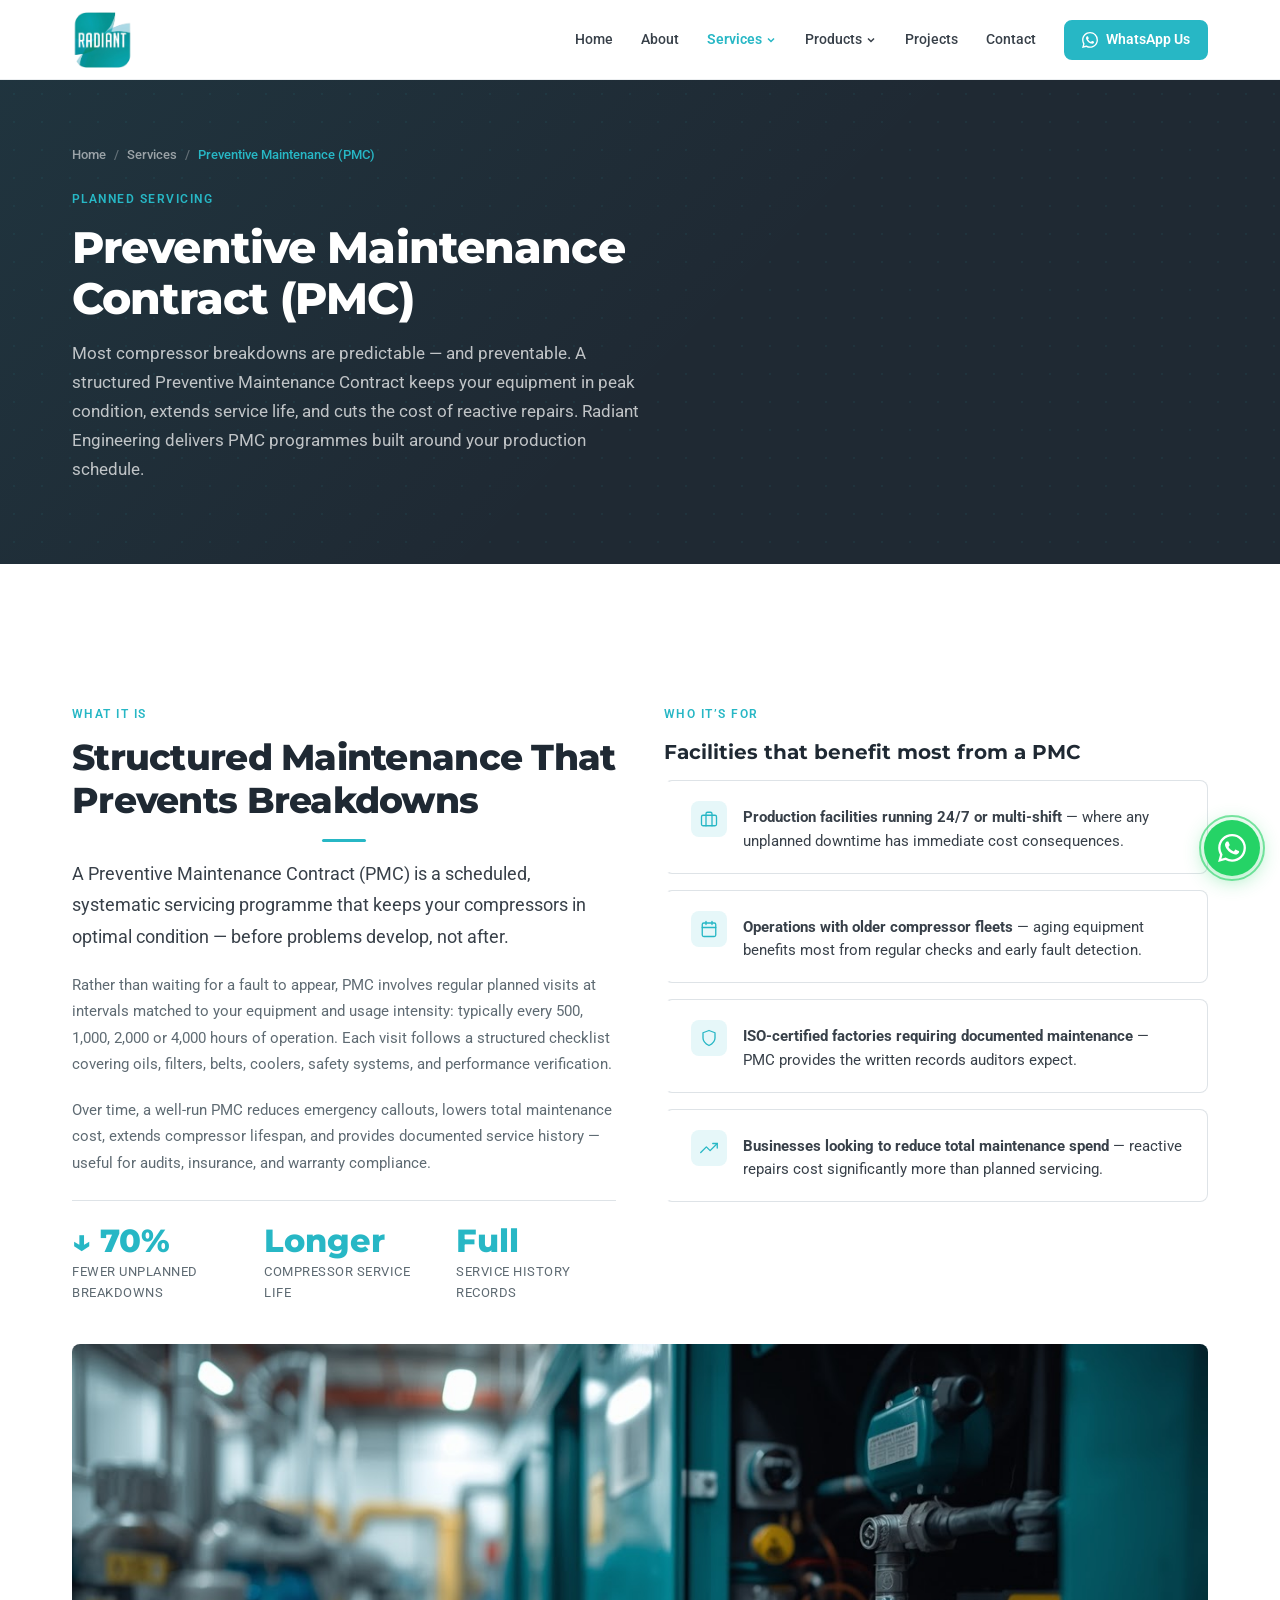
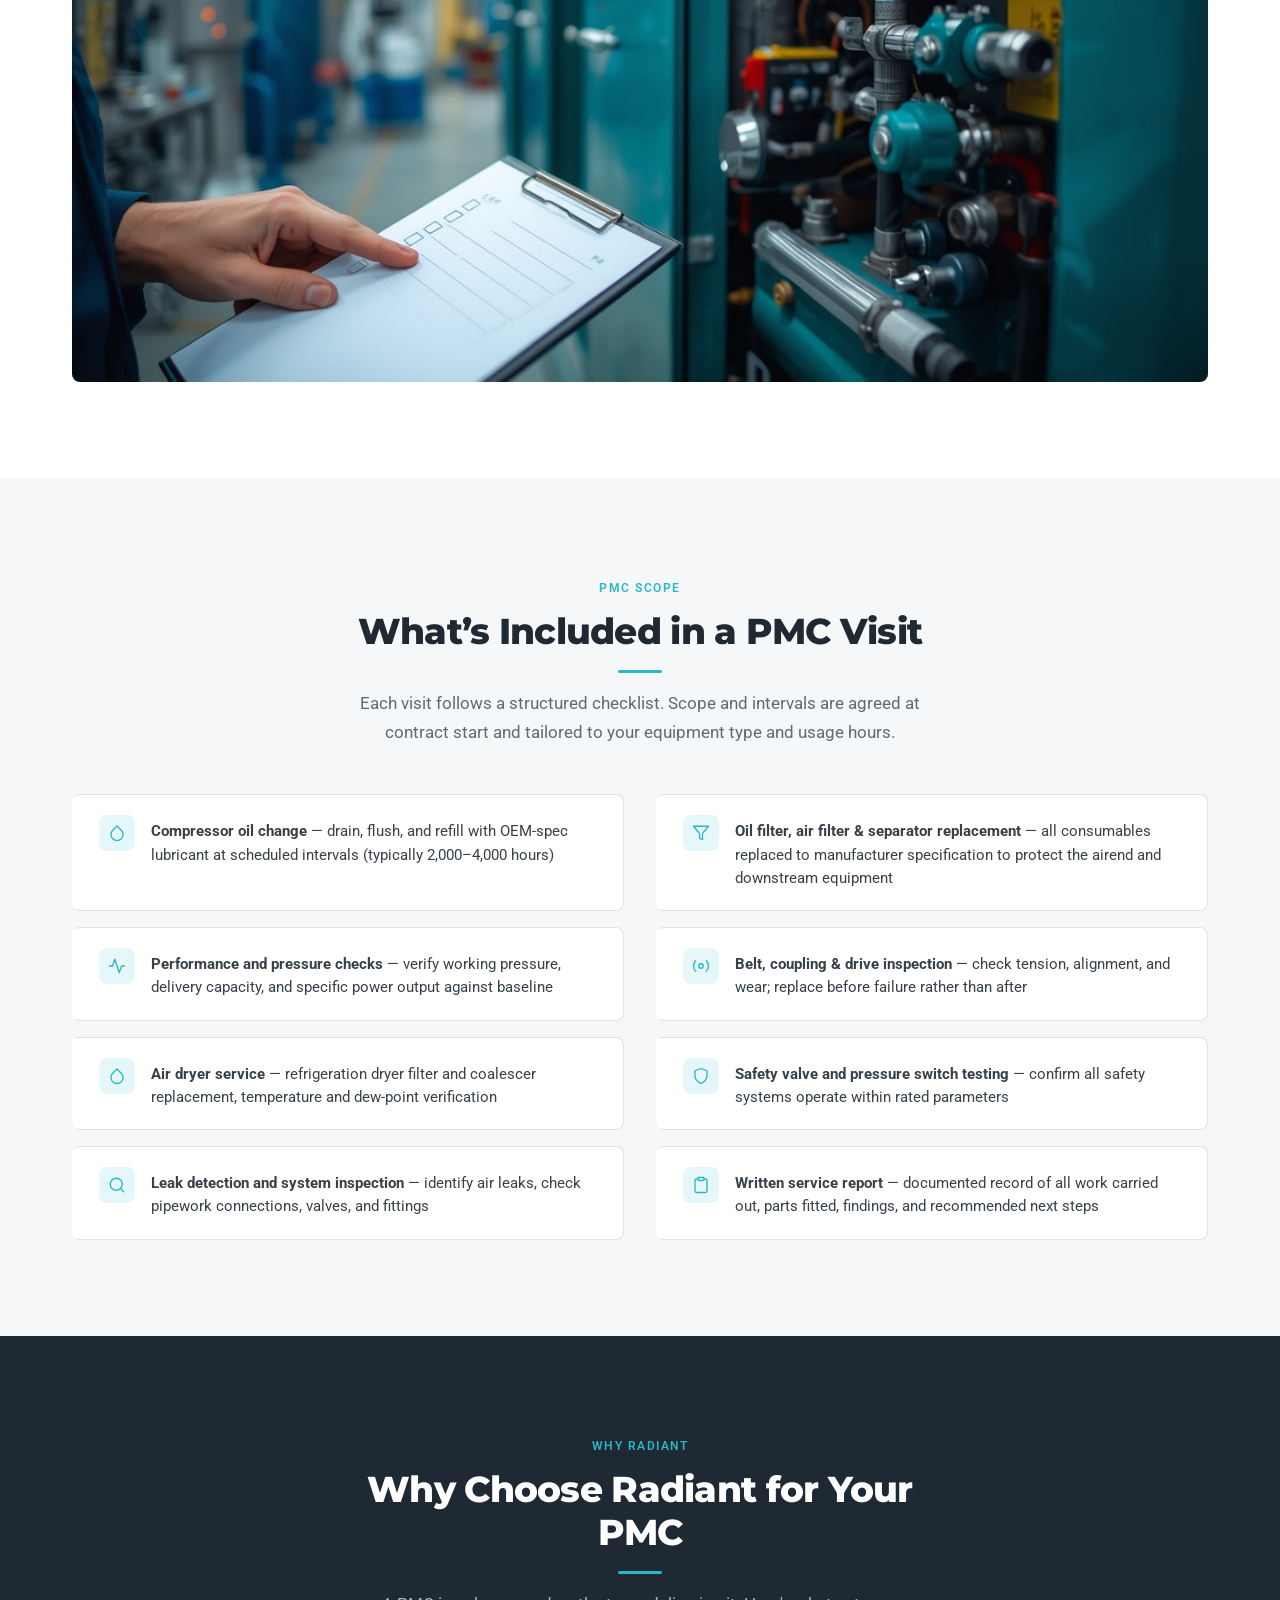
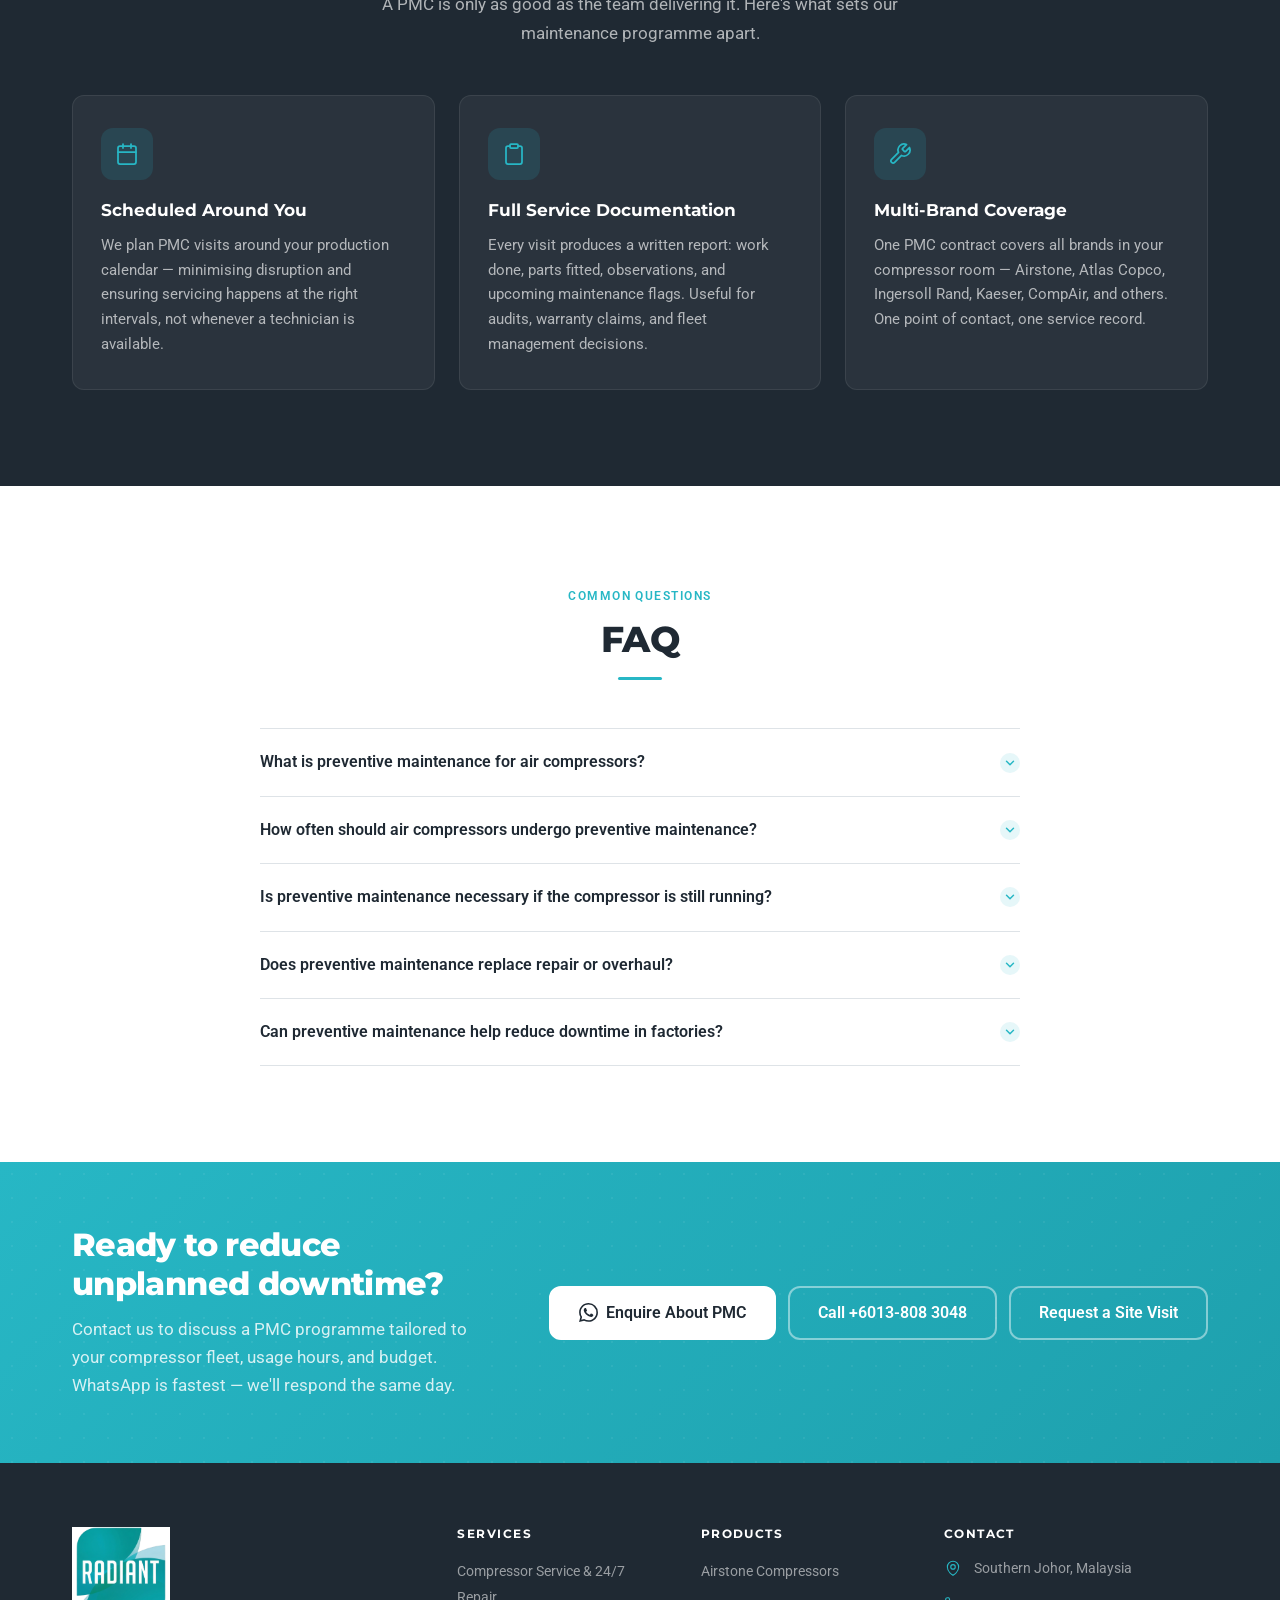
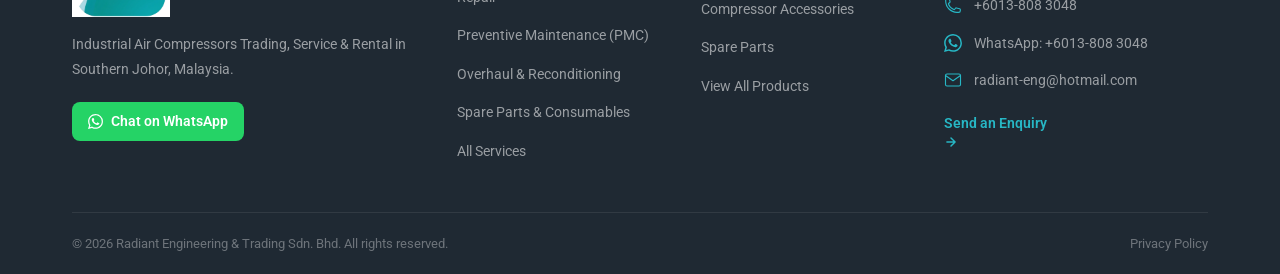
<file: services/preventive-maintenance.html>
﻿<!DOCTYPE html>
<html lang="en">
<head>
    <meta charset="UTF-8">
    <link rel="icon" type="image/png" sizes="32x32" href="/assets/brand/favicon/favicon-32x32.png">
    <link rel="icon" type="image/png" sizes="16x16" href="/assets/brand/favicon/favicon-16x16.png">
    <link rel="apple-touch-icon" sizes="180x180" href="/assets/brand/favicon/apple-touch-icon.png">
    <meta name="viewport" content="width=device-width, initial-scale=1.0">
    <title>Preventive Maintenance Contract (PMC) for Air Compressors in Johor | Radiant Engineering</title>
    <meta name="description" content="Structured air compressor PMC in Southern Johor — scheduled servicing, oil & filter changes, performance checks, and full service records. Reduce downtime. Call Radiant Engineering.">
    <meta name="robots" content="index, follow">
    <link rel="canonical" href="https://www.radiantcompressor.com.my/services/preventive-maintenance.html">

    <!-- Open Graph -->
    <meta property="og:title" content="Air Compressor Preventive Maintenance (PMC) in Johor — Radiant Engineering">
    <meta property="og:description" content="Protect your compressors from unplanned breakdowns with a structured PMC from Radiant Engineering. Scheduled visits, consumable replacements, and service logs for factories in Southern Johor.">
    <meta property="og:type" content="website">
    <meta property="og:url" content="https://www.radiantcompressor.com.my/services/preventive-maintenance.html">

    <!-- Fonts: Montserrat (headings) + Roboto (body) -->
    <link rel="preconnect" href="https://fonts.googleapis.com">
    <link rel="preconnect" href="https://fonts.gstatic.com" crossorigin>
    <link href="https://fonts.googleapis.com/css2?family=Montserrat:wght@600;700;800&family=Roboto:wght@400;500;600&display=swap" rel="stylesheet">

    <!-- Stylesheet -->
    <link rel="stylesheet" href="/css/styles.css">

    <!-- Schema.org -->
    <script type="application/ld+json">
    {
    "@context": "https://schema.org",
    "@type": "Service",
    "name": "Preventive Maintenance Contract (PMC) for Air Compressors",
    "description": "Structured preventive maintenance programme for industrial air compressors in Southern Johor — scheduled visits, oil changes, filter replacements, performance checks, and full service records.",
    "provider": {
        "@type": "LocalBusiness",
        "name": "Radiant Engineering & Trading Sdn. Bhd.",
        "url": "https://www.radiantcompressor.com.my",
        "telephone": "+60138083048",
        "address": {
            "@type": "PostalAddress",
            "addressLocality": "Johor Bahru",
            "addressRegion": "Johor",
            "addressCountry": "MY"
        }
    },
    "areaServed": { "@type": "State", "name": "Johor" },
    "serviceType": "Preventive Maintenance"
}
    </script>
</head>
<body>

<a href="#main-content" class="skip-link">Skip to main content</a>

<!-- HEADER -->
<header class="site-header" id="site-header">
    <div class="container">
        <div class="header-inner">
            <a href="../index.html" class="logo" aria-label="Radiant Engineering — Home">
                <img src="/assets/brand/logo/logo-primary.png" alt="Radiant Engineering" class="logo-img" width="160" height="48">
                <span class="logo-fallback" id="logo-fallback">
                    <span class="logo-primary">RADIANT</span><span class="logo-sep"></span><span class="logo-secondary">ENGINEERING</span>
                </span>
            </a>
            <nav class="main-nav" id="main-nav" aria-label="Main navigation">
                <ul class="nav-list">
                    <li><a href="../index.html" class="nav-link">Home</a></li>
                    <li><a href="../about.html" class="nav-link">About</a></li>
                    <li class="nav-item has-dropdown">
                        <a href="../services.html" class="nav-link is-active" aria-current="page">
                            Services
                            <svg class="nav-chevron" viewBox="0 0 16 16" fill="none" stroke="currentColor" stroke-width="2" aria-hidden="true"><path d="M4 6l4 4 4-4"/></svg>
                        </a>
                        <ul class="dropdown" role="menu">
                            <li role="menuitem"><a href="compressor-service.html">Compressor Service &amp; 24/7 Repair</a></li>
                            <li role="menuitem"><a href="preventive-maintenance.html"class="is-active" aria-current="page">Preventive Maintenance (PMC)</a></li>
                            <li role="menuitem"><a href="overhaul-reconditioning.html">Overhaul &amp; Reconditioning</a></li>
                            <li role="menuitem"><a href="spare-parts.html">Spare Parts &amp; Consumables</a></li>
                        </ul>
                    </li>
                    <li class="nav-item has-dropdown">
                        <a href="../products.html" class="nav-link">
                            Products
                            <svg class="nav-chevron" viewBox="0 0 16 16" fill="none" stroke="currentColor" stroke-width="2" aria-hidden="true"><path d="M4 6l4 4 4-4"/></svg>
                        </a>
                        <ul class="dropdown" role="menu">
                            <li role="menuitem"><a href="../products/airstone.html">Airstone Compressors</a></li>
                            <li role="menuitem"><a href="../products/compressor-accessories.html">Compressor Accessories</a></li>
                            <li role="menuitem"><a href="../products/spare-parts.html">Spare Parts</a></li>
                        </ul>
                    </li>
                    <li><a href="../projects.html" class="nav-link">Projects</a></li>
                    <li><a href="../contact.html" class="nav-link">Contact</a></li>
                </ul>
            </nav>
            <a href="https://wa.me/60138083048?text=Hi%20Radiant%2C%20I%27d%20like%20to%20enquire%20about%20a%20Preventive%20Maintenance%20Contract%20for%20my%20compressors." class="btn btn-whatsapp" target="_blank" rel="noopener noreferrer">
                <svg width="16" height="16" viewBox="0 0 24 24" fill="currentColor" aria-hidden="true"><path d="M17.472 14.382c-.297-.149-1.758-.867-2.03-.967-.273-.099-.471-.148-.67.15-.197.297-.767.966-.94 1.164-.173.199-.347.223-.644.075-.297-.15-1.255-.463-2.39-1.475-.883-.788-1.48-1.761-1.653-2.059-.173-.297-.018-.458.13-.606.134-.133.298-.347.446-.52.149-.174.198-.298.298-.497.099-.198.05-.371-.025-.52-.075-.149-.669-1.612-.916-2.207-.242-.579-.487-.5-.669-.51-.173-.008-.371-.01-.57-.01-.198 0-.52.074-.792.372-.272.297-1.04 1.016-1.04 2.479 0 1.462 1.065 2.875 1.213 3.074.149.198 2.096 3.2 5.077 4.487.709.306 1.262.489 1.694.625.712.227 1.36.195 1.871.118.571-.085 1.758-.719 2.006-1.413.248-.694.248-1.289.173-1.413-.074-.124-.272-.198-.57-.347m-5.421 7.403h-.004a9.87 9.87 0 01-5.031-1.378l-.361-.214-3.741.982.998-3.648-.235-.374a9.86 9.86 0 01-1.51-5.26c.001-5.45 4.436-9.884 9.888-9.884 2.64 0 5.122 1.03 6.988 2.898a9.825 9.825 0 012.893 6.994c-.003 5.45-4.437 9.884-9.885 9.884m8.413-18.297A11.815 11.815 0 0012.05 0C5.495 0 .16 5.335.157 11.892c0 2.096.547 4.142 1.588 5.945L.057 24l6.305-1.654a11.882 11.882 0 005.683 1.448h.005c6.554 0 11.89-5.335 11.893-11.893a11.821 11.821 0 00-3.48-8.413z"/></svg>
                WhatsApp Us
            </a>
            <button class="nav-toggle" id="nav-toggle" aria-label="Open navigation menu" aria-expanded="false" aria-controls="main-nav">
                <span class="hamburger-bar"></span>
                <span class="hamburger-bar"></span>
                <span class="hamburger-bar"></span>
            </button>
        </div>
    </div>
</header>

<main id="main-content">

    <!-- PAGE HERO (charcoal) -->
    <section class="page-hero" aria-labelledby="svc-hero-heading">
        <div class="container">
            <nav class="breadcrumb" aria-label="Breadcrumb">
                <ol class="breadcrumb-list">
                    <li class="breadcrumb-item"><a href="../index.html">Home</a></li>
                    <li class="breadcrumb-item"><a href="../services.html">Services</a></li>
                    <li class="breadcrumb-item breadcrumb-item--current" aria-current="page">Preventive Maintenance (PMC)</li>
                </ol>
            </nav>
            <div class="page-hero-content">
                <p class="section-eyebrow">Planned Servicing</p>
                <h1 id="svc-hero-heading" class="page-hero-title">Preventive Maintenance Contract (PMC)</h1>
                <p class="page-hero-desc">Most compressor breakdowns are predictable — and preventable. A structured Preventive Maintenance Contract keeps your equipment in peak condition, extends service life, and cuts the cost of reactive repairs. Radiant Engineering delivers PMC programmes built around your production schedule.</p>
            </div>
        </div>
    </section>

    <!-- SECTION 1 — WHAT THE SERVICE IS (white) -->
    <section class="section" aria-labelledby="svc-intro-heading">
        <div class="container">
            <div class="svc-intro-grid">
                <div>
                    <p class="section-eyebrow">What It Is</p>
                    <h2 id="svc-intro-heading" class="section-title" style="text-align:left; max-width:none;">Structured Maintenance That Prevents Breakdowns</h2>
                    <p class="svc-intro-lead">A Preventive Maintenance Contract (PMC) is a scheduled, systematic servicing programme that keeps your compressors in optimal condition — before problems develop, not after.</p>
                    <p class="svc-intro-body">Rather than waiting for a fault to appear, PMC involves regular planned visits at intervals matched to your equipment and usage intensity: typically every 500, 1,000, 2,000 or 4,000 hours of operation. Each visit follows a structured checklist covering oils, filters, belts, coolers, safety systems, and performance verification.</p>
                    <p class="svc-intro-body">Over time, a well-run PMC reduces emergency callouts, lowers total maintenance cost, extends compressor lifespan, and provides documented service history — useful for audits, insurance, and warranty compliance.</p>
                    <div class="svc-intro-stat-row">
                        <div><div class="svc-intro-stat-num">↓ 70%</div><div class="svc-intro-stat-label">Fewer unplanned breakdowns</div></div><div><div class="svc-intro-stat-num">Longer</div><div class="svc-intro-stat-label">Compressor service life</div></div><div><div class="svc-intro-stat-num">Full</div><div class="svc-intro-stat-label">Service history records</div></div>
                    </div>
                </div>
                <div>
                    <p class="section-eyebrow">Who It&rsquo;s For</p>
                    <h3 style="font-family:'Montserrat',sans-serif; font-weight:700; font-size:1.25rem; color:var(--charcoal); margin-bottom:1rem; margin-top:0.25rem;">Facilities that benefit most from a PMC</h3>
                    <ul class="svc-detail-features" style="margin-top:0; grid-template-columns:1fr;">
                        <li class="svc-detail-feature">
                            <div class="svc-detail-feature-icon" aria-hidden="true"><svg viewBox="0 0 24 24" fill="none" stroke="currentColor" stroke-width="1.75" stroke-linecap="round" stroke-linejoin="round"><rect x="2" y="7" width="20" height="14" rx="2" ry="2"/><path d="M16 21V5a2 2 0 00-2-2h-4a2 2 0 00-2 2v16"/></svg></div>
                            <span class="svc-detail-feature-text"><strong>Production facilities running 24/7 or multi-shift</strong> — where any unplanned downtime has immediate cost consequences.</span>
                        </li><li class="svc-detail-feature">
                            <div class="svc-detail-feature-icon" aria-hidden="true"><svg viewBox="0 0 24 24" fill="none" stroke="currentColor" stroke-width="1.75" stroke-linecap="round" stroke-linejoin="round"><rect x="3" y="4" width="18" height="18" rx="2" ry="2"/><line x1="16" y1="2" x2="16" y2="6"/><line x1="8" y1="2" x2="8" y2="6"/><line x1="3" y1="10" x2="21" y2="10"/></svg></div>
                            <span class="svc-detail-feature-text"><strong>Operations with older compressor fleets</strong> — aging equipment benefits most from regular checks and early fault detection.</span>
                        </li><li class="svc-detail-feature">
                            <div class="svc-detail-feature-icon" aria-hidden="true"><svg viewBox="0 0 24 24" fill="none" stroke="currentColor" stroke-width="1.75" stroke-linecap="round" stroke-linejoin="round"><path d="M12 22s8-4 8-10V5l-8-3-8 3v7c0 6 8 10 8 10z"/></svg></div>
                            <span class="svc-detail-feature-text"><strong>ISO-certified factories requiring documented maintenance</strong> — PMC provides the written records auditors expect.</span>
                        </li><li class="svc-detail-feature">
                            <div class="svc-detail-feature-icon" aria-hidden="true"><svg viewBox="0 0 24 24" fill="none" stroke="currentColor" stroke-width="1.75" stroke-linecap="round" stroke-linejoin="round"><polyline points="23 6 13.5 15.5 8.5 10.5 1 18"/><polyline points="17 6 23 6 23 12"/></svg></div>
                            <span class="svc-detail-feature-text"><strong>Businesses looking to reduce total maintenance spend</strong> — reactive repairs cost significantly more than planned servicing.</span>
                        </li>
                    </ul>
                </div>
            </div>
            <figure class="svc-intro-photo" style="margin: 2.5rem 0 0; border-radius: 8px; overflow: hidden; line-height: 0;">
                <img src="/assets/images/existing/service-pmc-inspection.jpeg" alt="Radiant Engineering technician performing a scheduled preventive maintenance inspection on an industrial air compressor in Johor" style="width: 100%; height: auto; display: block;" loading="lazy">
            </figure>
        </div>
    </section>

    <!-- SECTION 2 — WHAT'S INCLUDED (gray-50) -->
    <section class="section svc-includes-section" aria-labelledby="svc-includes-heading">
        <div class="container">
            <header class="section-header">
                <p class="section-eyebrow">PMC Scope</p>
                <h2 id="svc-includes-heading" class="section-title">What&rsquo;s Included in a PMC Visit</h2>
                <p class="section-desc">Each visit follows a structured checklist. Scope and intervals are agreed at contract start and tailored to your equipment type and usage hours.</p>
            </header>
            <ul class="svc-detail-features" aria-label="Service inclusions">
                <li class="svc-detail-feature">
                    <div class="svc-detail-feature-icon" aria-hidden="true"><svg viewBox="0 0 24 24" fill="none" stroke="currentColor" stroke-width="1.75" stroke-linecap="round" stroke-linejoin="round"><path d="M12 2.69l5.66 5.66a8 8 0 11-11.31 0z"/></svg></div>
                    <span class="svc-detail-feature-text"><strong>Compressor oil change</strong> — drain, flush, and refill with OEM-spec lubricant at scheduled intervals (typically 2,000–4,000 hours)</span>
                </li><li class="svc-detail-feature">
                    <div class="svc-detail-feature-icon" aria-hidden="true"><svg viewBox="0 0 24 24" fill="none" stroke="currentColor" stroke-width="1.75" stroke-linecap="round" stroke-linejoin="round"><polygon points="22 3 2 3 10 12.46 10 19 14 21 14 12.46 22 3"/></svg></div>
                    <span class="svc-detail-feature-text"><strong>Oil filter, air filter & separator replacement</strong> — all consumables replaced to manufacturer specification to protect the airend and downstream equipment</span>
                </li><li class="svc-detail-feature">
                    <div class="svc-detail-feature-icon" aria-hidden="true"><svg viewBox="0 0 24 24" fill="none" stroke="currentColor" stroke-width="1.75" stroke-linecap="round" stroke-linejoin="round"><polyline points="22 12 18 12 15 21 9 3 6 12 2 12"/></svg></div>
                    <span class="svc-detail-feature-text"><strong>Performance and pressure checks</strong> — verify working pressure, delivery capacity, and specific power output against baseline</span>
                </li><li class="svc-detail-feature">
                    <div class="svc-detail-feature-icon" aria-hidden="true"><svg viewBox="0 0 24 24" fill="none" stroke="currentColor" stroke-width="1.75" stroke-linecap="round" stroke-linejoin="round"><circle cx="12" cy="12" r="3"/><path d="M19.07 4.93a10 10 0 010 14.14M4.93 4.93a10 10 0 000 14.14"/></svg></div>
                    <span class="svc-detail-feature-text"><strong>Belt, coupling & drive inspection</strong> — check tension, alignment, and wear; replace before failure rather than after</span>
                </li><li class="svc-detail-feature">
                    <div class="svc-detail-feature-icon" aria-hidden="true"><svg viewBox="0 0 24 24" fill="none" stroke="currentColor" stroke-width="1.75" stroke-linecap="round" stroke-linejoin="round"><path d="M12 2.69l5.66 5.66a8 8 0 11-11.31 0z"/></svg></div>
                    <span class="svc-detail-feature-text"><strong>Air dryer service</strong> — refrigeration dryer filter and coalescer replacement, temperature and dew-point verification</span>
                </li><li class="svc-detail-feature">
                    <div class="svc-detail-feature-icon" aria-hidden="true"><svg viewBox="0 0 24 24" fill="none" stroke="currentColor" stroke-width="1.75" stroke-linecap="round" stroke-linejoin="round"><path d="M12 22s8-4 8-10V5l-8-3-8 3v7c0 6 8 10 8 10z"/></svg></div>
                    <span class="svc-detail-feature-text"><strong>Safety valve and pressure switch testing</strong> — confirm all safety systems operate within rated parameters</span>
                </li><li class="svc-detail-feature">
                    <div class="svc-detail-feature-icon" aria-hidden="true"><svg viewBox="0 0 24 24" fill="none" stroke="currentColor" stroke-width="1.75" stroke-linecap="round" stroke-linejoin="round"><circle cx="11" cy="11" r="8"/><line x1="21" y1="21" x2="16.65" y2="16.65"/></svg></div>
                    <span class="svc-detail-feature-text"><strong>Leak detection and system inspection</strong> — identify air leaks, check pipework connections, valves, and fittings</span>
                </li><li class="svc-detail-feature">
                    <div class="svc-detail-feature-icon" aria-hidden="true"><svg viewBox="0 0 24 24" fill="none" stroke="currentColor" stroke-width="1.75" stroke-linecap="round" stroke-linejoin="round"><path d="M16 4h2a2 2 0 012 2v14a2 2 0 01-2 2H6a2 2 0 01-2-2V6a2 2 0 012-2h2"/><rect x="8" y="2" width="8" height="4" rx="1" ry="1"/></svg></div>
                    <span class="svc-detail-feature-text"><strong>Written service report</strong> — documented record of all work carried out, parts fitted, findings, and recommended next steps</span>
                </li>
            </ul>
        </div>
    </section>

    <!-- SECTION 3 — WHY RADIANT (charcoal) -->
    <section class="section svc-reasons-section" aria-labelledby="svc-reasons-heading">
        <div class="container">
            <header class="section-header">
                <p class="section-eyebrow">Why Radiant</p>
                <h2 id="svc-reasons-heading" class="section-title">Why Choose Radiant for Your PMC</h2>
                <p class="section-desc" style="color:rgba(255,255,255,0.65);">A PMC is only as good as the team delivering it. Here's what sets our maintenance programme apart.</p>
            </header>
            <div class="svc-reason-grid">
                <div class="svc-reason-card">
                    <div class="svc-reason-icon" aria-hidden="true"><svg viewBox="0 0 24 24" fill="none" stroke="currentColor" stroke-width="1.75" stroke-linecap="round" stroke-linejoin="round"><rect x="3" y="4" width="18" height="18" rx="2" ry="2"/><line x1="16" y1="2" x2="16" y2="6"/><line x1="8" y1="2" x2="8" y2="6"/><line x1="3" y1="10" x2="21" y2="10"/></svg></div>
                    <h3>Scheduled Around You</h3>
                    <p>We plan PMC visits around your production calendar — minimising disruption and ensuring servicing happens at the right intervals, not whenever a technician is available.</p>
                </div><div class="svc-reason-card">
                    <div class="svc-reason-icon" aria-hidden="true"><svg viewBox="0 0 24 24" fill="none" stroke="currentColor" stroke-width="1.75" stroke-linecap="round" stroke-linejoin="round"><path d="M16 4h2a2 2 0 012 2v14a2 2 0 01-2 2H6a2 2 0 01-2-2V6a2 2 0 012-2h2"/><rect x="8" y="2" width="8" height="4" rx="1" ry="1"/></svg></div>
                    <h3>Full Service Documentation</h3>
                    <p>Every visit produces a written report: work done, parts fitted, observations, and upcoming maintenance flags. Useful for audits, warranty claims, and fleet management decisions.</p>
                </div><div class="svc-reason-card">
                    <div class="svc-reason-icon" aria-hidden="true"><svg viewBox="0 0 24 24" fill="none" stroke="currentColor" stroke-width="1.75" stroke-linecap="round" stroke-linejoin="round"><path d="M14.7 6.3a1 1 0 000 1.4l1.6 1.6a1 1 0 001.4 0l3.77-3.77a6 6 0 01-7.94 7.94l-6.91 6.91a2.12 2.12 0 01-3-3l6.91-6.91a6 6 0 017.94-7.94l-3.76 3.76z"/></svg></div>
                    <h3>Multi-Brand Coverage</h3>
                    <p>One PMC contract covers all brands in your compressor room — Airstone, Atlas Copco, Ingersoll Rand, Kaeser, CompAir, and others. One point of contact, one service record.</p>
                </div>
            </div>
        </div>
    </section>

    <!-- FAQ (white) -->
    <section class="section faq-section" aria-labelledby="faq-pmc-heading">
        <div class="container">
            <header class="section-header">
                <p class="section-eyebrow">Common Questions</p>
                <h2 id="faq-pmc-heading" class="section-title">FAQ</h2>
            </header>
            <div class="faq-list">

                <details class="faq-item">
                    <summary class="faq-question">What is preventive maintenance for air compressors?</summary>
                    <p class="faq-answer">Preventive maintenance (PMC) is scheduled servicing carried out to keep air compressors operating within normal conditions. It focuses on early detection of wear or abnormal operation to reduce the risk of unexpected breakdowns.</p>
                </details>

                <details class="faq-item">
                    <summary class="faq-question">How often should air compressors undergo preventive maintenance?</summary>
                    <p class="faq-answer">The frequency depends on usage, operating environment, and production demand. Compressors running daily or in continuous operations typically require more regular servicing to maintain stable performance.</p>
                </details>

                <details class="faq-item">
                    <summary class="faq-question">Is preventive maintenance necessary if the compressor is still running?</summary>
                    <p class="faq-answer">Yes. Many compressor failures develop gradually before causing a breakdown. Preventive maintenance helps identify early warning signs and allows corrective action before production is affected.</p>
                </details>

                <details class="faq-item">
                    <summary class="faq-question">Does preventive maintenance replace repair or overhaul?</summary>
                    <p class="faq-answer">No. Preventive maintenance helps reduce the likelihood of breakdowns but does not eliminate the need for repair or overhaul in all cases. It provides visibility into system condition so informed decisions can be made when issues arise.</p>
                </details>

                <details class="faq-item">
                    <summary class="faq-question">Can preventive maintenance help reduce downtime in factories?</summary>
                    <p class="faq-answer">Yes. For factories and food manufacturing facilities, preventive maintenance supports more predictable operations by reducing unexpected compressor stoppages and allowing maintenance to be planned around production schedules.</p>
                </details>

            </div>
        </div>
    </section>


    <!-- CTA STRIP (teal) -->
    <section class="cta-strip" aria-labelledby="svc-cta-heading">
        <div class="container">
            <div class="cta-inner">
                <div class="cta-text">
                    <h2 id="svc-cta-heading" class="cta-heading">Ready to reduce unplanned downtime?</h2>
                    <p class="cta-desc">Contact us to discuss a PMC programme tailored to your compressor fleet, usage hours, and budget. WhatsApp is fastest — we'll respond the same day.</p>
                </div>
                <div class="cta-actions">
                    <a href="https://wa.me/60138083048?text=Hi%20Radiant%2C%20I%27d%20like%20to%20enquire%20about%20a%20Preventive%20Maintenance%20Contract%20for%20my%20compressors." class="btn btn-cta-primary" target="_blank" rel="noopener noreferrer">
                        <svg width="19" height="19" viewBox="0 0 24 24" fill="currentColor" aria-hidden="true"><path d="M17.472 14.382c-.297-.149-1.758-.867-2.03-.967-.273-.099-.471-.148-.67.15-.197.297-.767.966-.94 1.164-.173.199-.347.223-.644.075-.297-.15-1.255-.463-2.39-1.475-.883-.788-1.48-1.761-1.653-2.059-.173-.297-.018-.458.13-.606.134-.133.298-.347.446-.52.149-.174.198-.298.298-.497.099-.198.05-.371-.025-.52-.075-.149-.669-1.612-.916-2.207-.242-.579-.487-.5-.669-.51-.173-.008-.371-.01-.57-.01-.198 0-.52.074-.792.372-.272.297-1.04 1.016-1.04 2.479 0 1.462 1.065 2.875 1.213 3.074.149.198 2.096 3.2 5.077 4.487.709.306 1.262.489 1.694.625.712.227 1.36.195 1.871.118.571-.085 1.758-.719 2.006-1.413.248-.694.248-1.289.173-1.413-.074-.124-.272-.198-.57-.347m-5.421 7.403h-.004a9.87 9.87 0 01-5.031-1.378l-.361-.214-3.741.982.998-3.648-.235-.374a9.86 9.86 0 01-1.51-5.26c.001-5.45 4.436-9.884 9.888-9.884 2.64 0 5.122 1.03 6.988 2.898a9.825 9.825 0 012.893 6.994c-.003 5.45-4.437 9.884-9.885 9.884m8.413-18.297A11.815 11.815 0 0012.05 0C5.495 0 .16 5.335.157 11.892c0 2.096.547 4.142 1.588 5.945L.057 24l6.305-1.654a11.882 11.882 0 005.683 1.448h.005c6.554 0 11.89-5.335 11.893-11.893a11.821 11.821 0 00-3.48-8.413z"/></svg>
                        Enquire About PMC
                    </a>
                    <a href="tel:+60138083048" class="btn btn-cta-secondary">Call +6013-808 3048</a>
                    <a href="../contact.html" class="btn btn-cta-secondary">Request a Site Visit</a>
                </div>
            </div>
        </div>
    </section>

</main>

<!-- FOOTER -->
<footer class="site-footer" aria-label="Site footer">
    <div class="container">
        <div class="footer-grid">
            <div class="footer-col footer-col--brand">
                <a href="../index.html" class="footer-logo">
                    <img src="/assets/brand/logo/logo-primary.png" alt="Radiant Engineering" width="140" height="42">
                    <span class="footer-logo-fallback" id="footer-logo-fallback">RADIANT ENGINEERING</span>
                </a>
                <p class="footer-tagline">Industrial Air Compressors Trading, Service &amp; Rental in Southern Johor, Malaysia.</p>
                <a href="https://wa.me/60138083048?text=Hi%20Radiant%2C%20I%20would%20like%20to%20enquire%20about%20your%20services." class="footer-wa-btn" target="_blank" rel="noopener noreferrer">
                    <svg width="15" height="15" viewBox="0 0 24 24" fill="currentColor" aria-hidden="true"><path d="M17.472 14.382c-.297-.149-1.758-.867-2.03-.967-.273-.099-.471-.148-.67.15-.197.297-.767.966-.94 1.164-.173.199-.347.223-.644.075-.297-.15-1.255-.463-2.39-1.475-.883-.788-1.48-1.761-1.653-2.059-.173-.297-.018-.458.13-.606.134-.133.298-.347.446-.52.149-.174.198-.298.298-.497.099-.198.05-.371-.025-.52-.075-.149-.669-1.612-.916-2.207-.242-.579-.487-.5-.669-.51-.173-.008-.371-.01-.57-.01-.198 0-.52.074-.792.372-.272.297-1.04 1.016-1.04 2.479 0 1.462 1.065 2.875 1.213 3.074.149.198 2.096 3.2 5.077 4.487.709.306 1.262.489 1.694.625.712.227 1.36.195 1.871.118.571-.085 1.758-.719 2.006-1.413.248-.694.248-1.289.173-1.413-.074-.124-.272-.198-.57-.347m-5.421 7.403h-.004a9.87 9.87 0 01-5.031-1.378l-.361-.214-3.741.982.998-3.648-.235-.374a9.86 9.86 0 01-1.51-5.26c.001-5.45 4.436-9.884 9.888-9.884 2.64 0 5.122 1.03 6.988 2.898a9.825 9.825 0 012.893 6.994c-.003 5.45-4.437 9.884-9.885 9.884m8.413-18.297A11.815 11.815 0 0012.05 0C5.495 0 .16 5.335.157 11.892c0 2.096.547 4.142 1.588 5.945L.057 24l6.305-1.654a11.882 11.882 0 005.683 1.448h.005c6.554 0 11.89-5.335 11.893-11.893a11.821 11.821 0 00-3.48-8.413z"/></svg>
                    Chat on WhatsApp
                </a>
            </div>
            <div class="footer-col">
                <h3 class="footer-heading">Services</h3>
                <ul class="footer-links">
                    <li><a href="compressor-service.html">Compressor Service &amp; 24/7 Repair</a></li>
                    <li><a href="preventive-maintenance.html">Preventive Maintenance (PMC)</a></li>
                    <li><a href="overhaul-reconditioning.html">Overhaul &amp; Reconditioning</a></li>
                    <li><a href="spare-parts.html">Spare Parts &amp; Consumables</a></li>
                    <li><a href="../services.html">All Services</a></li>
                </ul>
            </div>
            <div class="footer-col">
                <h3 class="footer-heading">Products</h3>
                <ul class="footer-links">
                    <li><a href="../products/airstone.html">Airstone Compressors</a></li>
                    <li><a href="../products/compressor-accessories.html">Compressor Accessories</a></li>
                    <li><a href="../products/spare-parts.html">Spare Parts</a></li>
                    <li><a href="../products.html">View All Products</a></li>
                </ul>
            </div>
            <div class="footer-col">
                <h3 class="footer-heading">Contact</h3>
                <ul class="footer-contact-list">
                    <li>
                        <svg class="footer-contact-icon" viewBox="0 0 24 24" fill="none" stroke="currentColor" stroke-width="1.5" aria-hidden="true"><path stroke-linecap="round" stroke-linejoin="round" d="M15 10.5a3 3 0 11-6 0 3 3 0 016 0z"/><path stroke-linecap="round" stroke-linejoin="round" d="M19.5 10.5c0 7.142-7.5 11.25-7.5 11.25S4.5 17.642 4.5 10.5a7.5 7.5 0 1115 0z"/></svg>
                        <span>Southern Johor, Malaysia</span>
                    </li>
                    <li>
                        <svg class="footer-contact-icon" viewBox="0 0 24 24" fill="none" stroke="currentColor" stroke-width="1.5" aria-hidden="true"><path stroke-linecap="round" stroke-linejoin="round" d="M2.25 6.75c0 8.284 6.716 15 15 15h2.25a2.25 2.25 0 002.25-2.25v-1.372c0-.516-.351-.966-.852-1.091l-4.423-1.106c-.44-.11-.902.055-1.173.417l-.97 1.293c-.282.376-.769.542-1.21.38a12.035 12.035 0 01-7.143-7.143c-.162-.441.004-.928.38-1.21l1.293-.97c.363-.271.527-.734.417-1.173L6.963 3.102a1.125 1.125 0 00-1.091-.852H4.5A2.25 2.25 0 002.25 4.5v2.25z"/></svg>
                        <a href="tel:+60138083048">+6013-808 3048</a>
                    </li>
                    <li>
                        <svg class="footer-contact-icon" viewBox="0 0 24 24" fill="currentColor" aria-hidden="true"><path d="M17.472 14.382c-.297-.149-1.758-.867-2.03-.967-.273-.099-.471-.148-.67.15-.197.297-.767.966-.94 1.164-.173.199-.347.223-.644.075-.297-.15-1.255-.463-2.39-1.475-.883-.788-1.48-1.761-1.653-2.059-.173-.297-.018-.458.13-.606.134-.133.298-.347.446-.52.149-.174.198-.298.298-.497.099-.198.05-.371-.025-.52-.075-.149-.669-1.612-.916-2.207-.242-.579-.487-.5-.669-.51-.173-.008-.371-.01-.57-.01-.198 0-.52.074-.792.372-.272.297-1.04 1.016-1.04 2.479 0 1.462 1.065 2.875 1.213 3.074.149.198 2.096 3.2 5.077 4.487.709.306 1.262.489 1.694.625.712.227 1.36.195 1.871.118.571-.085 1.758-.719 2.006-1.413.248-.694.248-1.289.173-1.413-.074-.124-.272-.198-.57-.347m-5.421 7.403h-.004a9.87 9.87 0 01-5.031-1.378l-.361-.214-3.741.982.998-3.648-.235-.374a9.86 9.86 0 01-1.51-5.26c.001-5.45 4.436-9.884 9.888-9.884 2.64 0 5.122 1.03 6.988 2.898a9.825 9.825 0 012.893 6.994c-.003 5.45-4.437 9.884-9.885 9.884m8.413-18.297A11.815 11.815 0 0012.05 0C5.495 0 .16 5.335.157 11.892c0 2.096.547 4.142 1.588 5.945L.057 24l6.305-1.654a11.882 11.882 0 005.683 1.448h.005c6.554 0 11.89-5.335 11.893-11.893a11.821 11.821 0 00-3.48-8.413z"/></svg>
                        <a href="https://wa.me/60138083048" target="_blank" rel="noopener noreferrer">WhatsApp: +6013-808 3048</a>
                    </li>
                    <li>
                        <svg class="footer-contact-icon" viewBox="0 0 24 24" fill="none" stroke="currentColor" stroke-width="1.5" aria-hidden="true"><path stroke-linecap="round" stroke-linejoin="round" d="M4 4h16c1.1 0 2 .9 2 2v12c0 1.1-.9 2-2 2H4c-1.1 0-2-.9-2-2V6c0-1.1.9-2 2-2z"/><polyline stroke-linecap="round" stroke-linejoin="round" points="22,6 12,13 2,6"/></svg>
                        <a href="mailto:radiant-eng@hotmail.com">radiant-eng@hotmail.com</a>
                    </li>
                </ul>
                <a href="../contact.html" class="footer-contact-cta">Send an Enquiry <svg width="14" height="14" viewBox="0 0 24 24" fill="none" stroke="currentColor" stroke-width="2.5" stroke-linecap="round" stroke-linejoin="round" aria-hidden="true"><path d="M5 12h14M12 5l7 7-7 7"/></svg></a>
            </div>
        </div>
        <div class="footer-bottom">
            <p class="footer-copyright">&copy; <span id="current-year"></span> Radiant Engineering &amp; Trading Sdn. Bhd. All rights reserved.</p>
            <nav class="footer-legal" aria-label="Legal"><a href="../privacy.html">Privacy Policy</a></nav>
        </div>
    </div>
</footer>

<a href="https://wa.me/60138083048?text=Hi%20Radiant%2C%20I%27d%20like%20to%20enquire%20about%20a%20Preventive%20Maintenance%20Contract%20for%20my%20compressors."
   class="whatsapp-float" target="_blank" rel="noopener noreferrer"
   aria-label="Chat with us on WhatsApp — +6013-808 3048">
    <svg viewBox="0 0 24 24" fill="currentColor" aria-hidden="true"><path d="M17.472 14.382c-.297-.149-1.758-.867-2.03-.967-.273-.099-.471-.148-.67.15-.197.297-.767.966-.94 1.164-.173.199-.347.223-.644.075-.297-.15-1.255-.463-2.39-1.475-.883-.788-1.48-1.761-1.653-2.059-.173-.297-.018-.458.13-.606.134-.133.298-.347.446-.52.149-.174.198-.298.298-.497.099-.198.05-.371-.025-.52-.075-.149-.669-1.612-.916-2.207-.242-.579-.487-.5-.669-.51-.173-.008-.371-.01-.57-.01-.198 0-.52.074-.792.372-.272.297-1.04 1.016-1.04 2.479 0 1.462 1.065 2.875 1.213 3.074.149.198 2.096 3.2 5.077 4.487.709.306 1.262.489 1.694.625.712.227 1.36.195 1.871.118.571-.085 1.758-.719 2.006-1.413.248-.694.248-1.289.173-1.413-.074-.124-.272-.198-.57-.347m-5.421 7.403h-.004a9.87 9.87 0 01-5.031-1.378l-.361-.214-3.741.982.998-3.648-.235-.374a9.86 9.86 0 01-1.51-5.26c.001-5.45 4.436-9.884 9.888-9.884 2.64 0 5.122 1.03 6.988 2.898a9.825 9.825 0 012.893 6.994c-.003 5.45-4.437 9.884-9.885 9.884m8.413-18.297A11.815 11.815 0 0012.05 0C5.495 0 .16 5.335.157 11.892c0 2.096.547 4.142 1.588 5.945L.057 24l6.305-1.654a11.882 11.882 0 005.683 1.448h.005c6.554 0 11.89-5.335 11.893-11.893a11.821 11.821 0 00-3.48-8.413z"/></svg>
</a>

<script>
    const t = document.getElementById('nav-toggle'), n = document.getElementById('main-nav');
    if (t && n) { t.addEventListener('click', () => { const o = n.classList.toggle('is-open'); t.setAttribute('aria-expanded', o); t.setAttribute('aria-label', o ? 'Close navigation menu' : 'Open navigation menu'); }); }
    const y = document.getElementById('current-year'); if (y) y.textContent = new Date().getFullYear();

    // Mobile dropdown toggle
    document.querySelectorAll('.has-dropdown').forEach(function(item) {
        var link = item.querySelector('.nav-link');
        link.addEventListener('click', function(e) {
            if (window.innerWidth < 1024) {
                e.preventDefault();
                item.classList.toggle('is-open');
            }
        });
    });
</script>
</body>
</html>
</file>
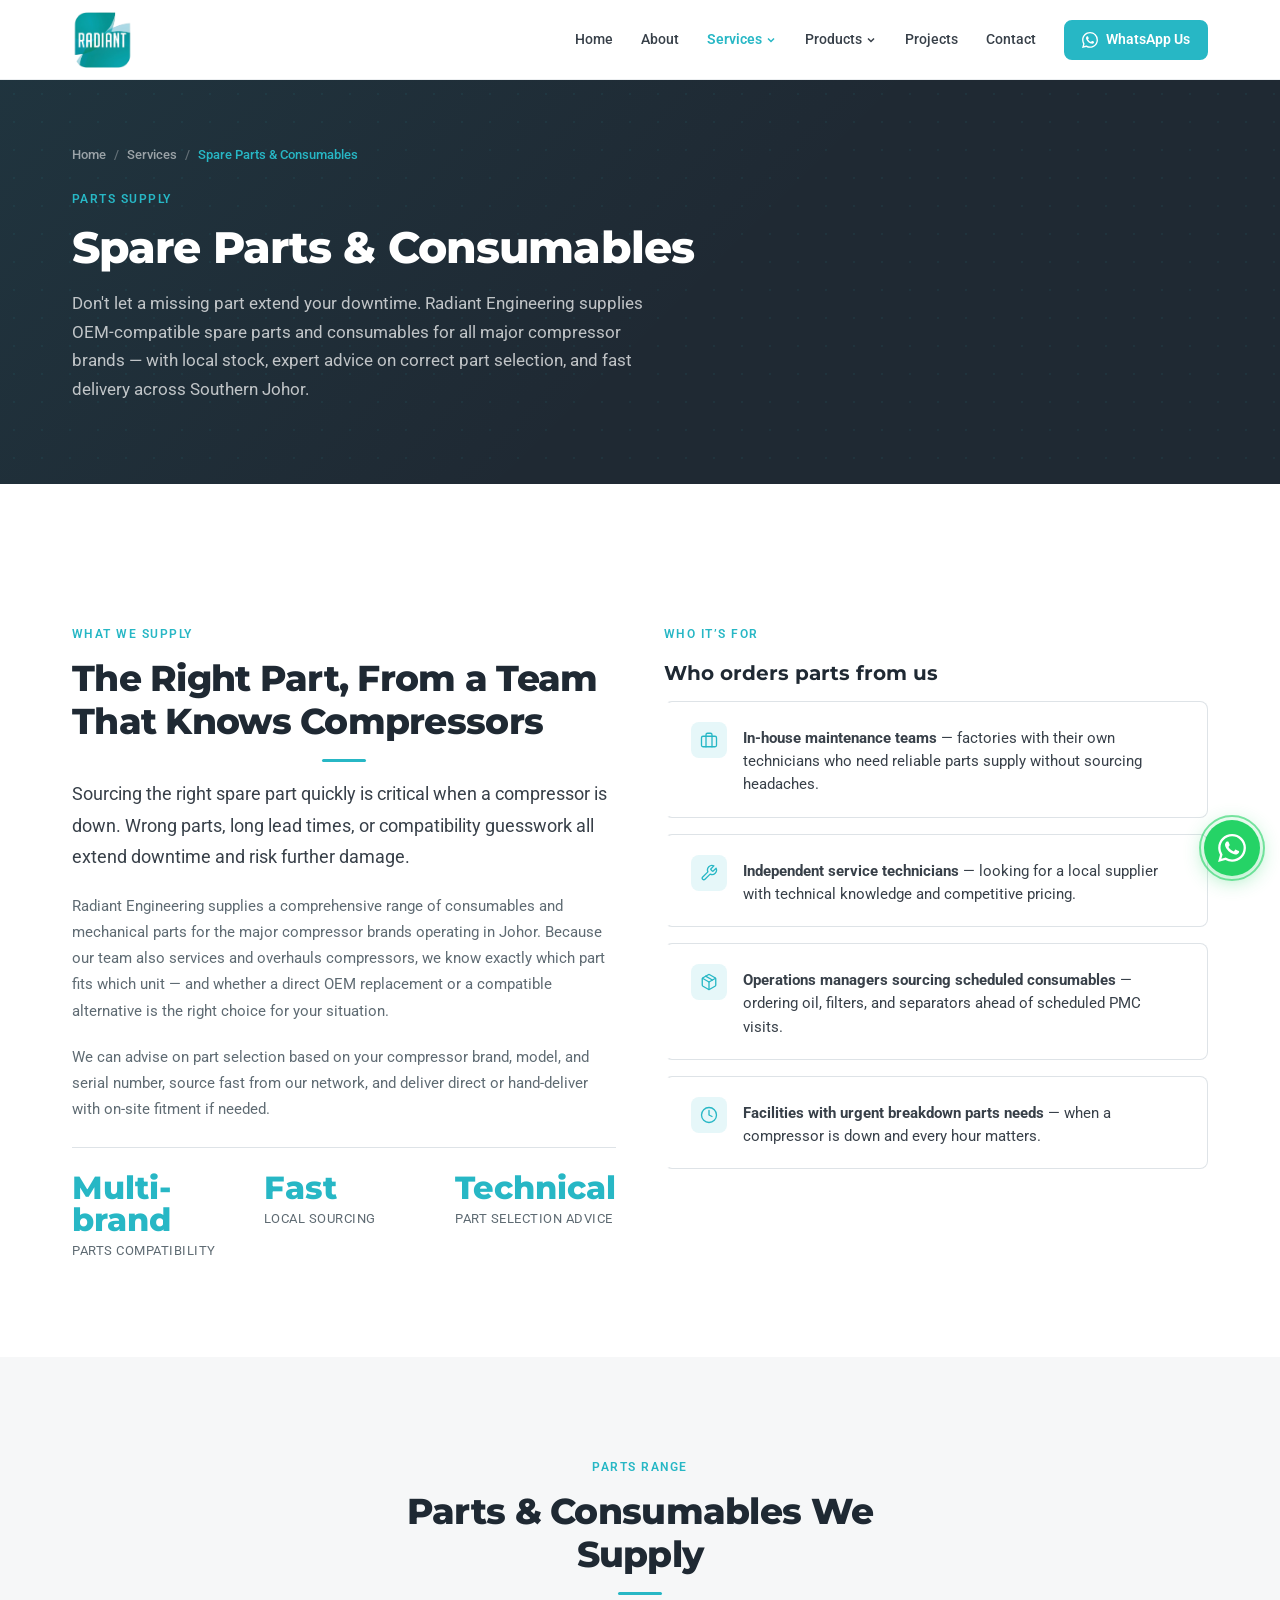
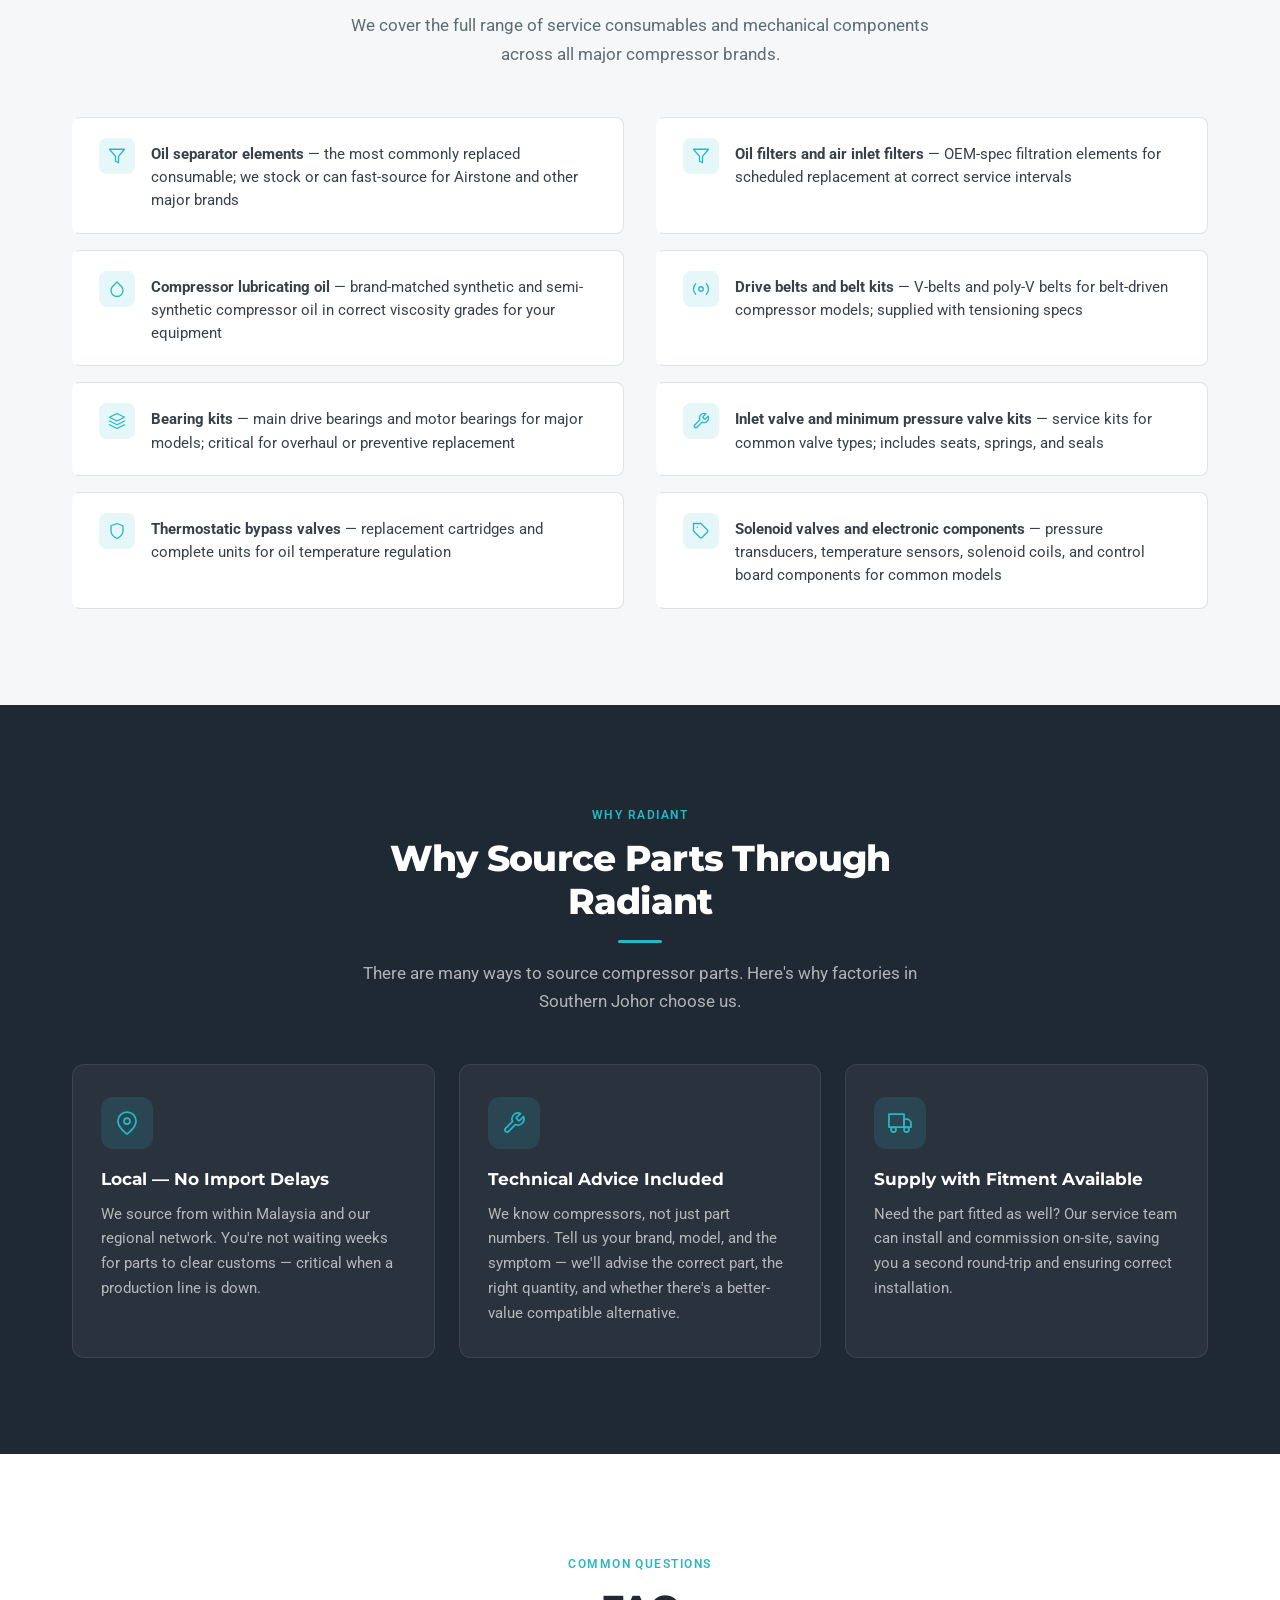
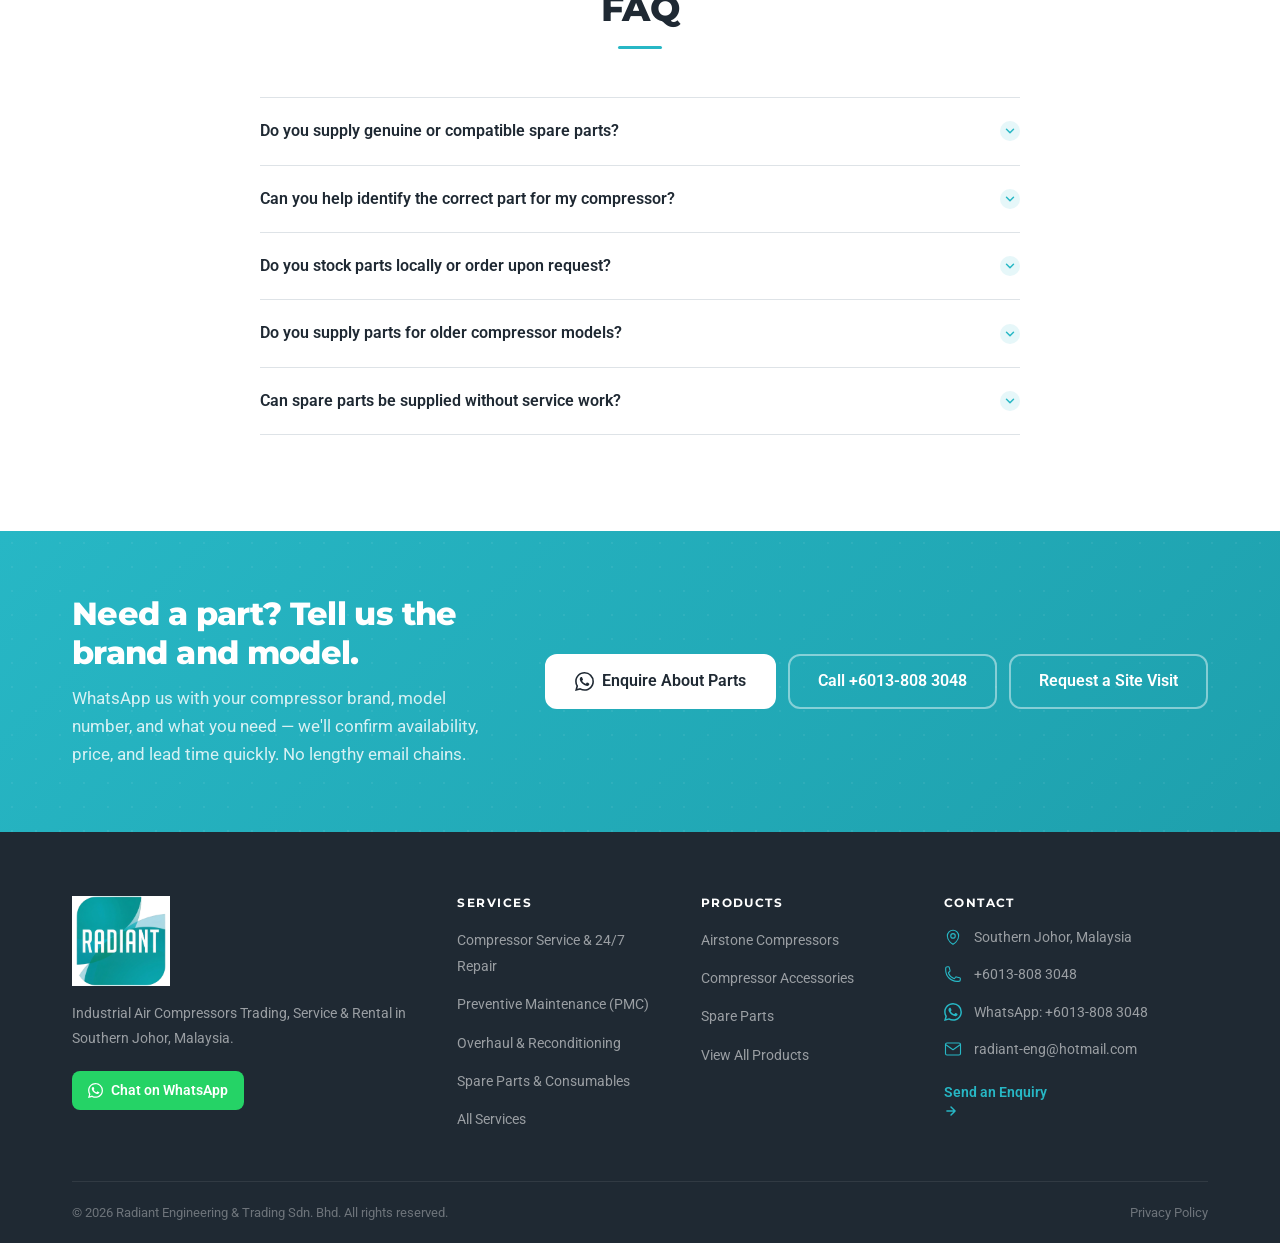
<file: services/spare-parts.html>
﻿<!DOCTYPE html>
<html lang="en">
<head>
    <meta charset="UTF-8">
    <link rel="icon" type="image/png" sizes="32x32" href="/assets/brand/favicon/favicon-32x32.png">
    <link rel="icon" type="image/png" sizes="16x16" href="/assets/brand/favicon/favicon-16x16.png">
    <link rel="apple-touch-icon" sizes="180x180" href="/assets/brand/favicon/apple-touch-icon.png">
    <meta name="viewport" content="width=device-width, initial-scale=1.0">
    <title>Air Compressor Spare Parts & Consumables in Johor | Radiant Engineering</title>
    <meta name="description" content="OEM-compatible air compressor spare parts and consumables in Southern Johor — oil separators, filters, lubricant, belts, bearings, valve kits. Multi-brand. Fast supply. Call Radiant Engineering.">
    <meta name="robots" content="index, follow">
    <link rel="canonical" href="https://www.radiantcompressor.com.my/services/spare-parts.html">

    <!-- Open Graph -->
    <meta property="og:title" content="Air Compressor Spare Parts & Consumables in Johor — Radiant Engineering">
    <meta property="og:description" content="Genuine and OEM-compatible spare parts for all major compressor brands, supplied from Johor. Oil separators, filters, lubricant, belts, and more — fast local supply without waiting for imports.">
    <meta property="og:type" content="website">
    <meta property="og:url" content="https://www.radiantcompressor.com.my/services/spare-parts.html">

    <!-- Fonts: Montserrat (headings) + Roboto (body) -->
    <link rel="preconnect" href="https://fonts.googleapis.com">
    <link rel="preconnect" href="https://fonts.gstatic.com" crossorigin>
    <link href="https://fonts.googleapis.com/css2?family=Montserrat:wght@600;700;800&family=Roboto:wght@400;500;600&display=swap" rel="stylesheet">

    <!-- Stylesheet -->
    <link rel="stylesheet" href="/css/styles.css">

    <!-- Schema.org -->
    <script type="application/ld+json">
    {
    "@context": "https://schema.org",
    "@type": "Service",
    "name": "Air Compressor Spare Parts & Consumables Supply",
    "description": "Supply of OEM-compatible spare parts and consumables for industrial air compressors in Southern Johor — oil separators, filters, oil, belts, bearings, valve kits, and more.",
    "provider": {
        "@type": "LocalBusiness",
        "name": "Radiant Engineering & Trading Sdn. Bhd.",
        "url": "https://www.radiantcompressor.com.my",
        "telephone": "+60138083048",
        "address": {
            "@type": "PostalAddress",
            "addressLocality": "Johor Bahru",
            "addressRegion": "Johor",
            "addressCountry": "MY"
        }
    },
    "areaServed": { "@type": "State", "name": "Johor" },
    "serviceType": "Spare Parts Supply"
}
    </script>
</head>
<body>

<a href="#main-content" class="skip-link">Skip to main content</a>

<!-- HEADER -->
<header class="site-header" id="site-header">
    <div class="container">
        <div class="header-inner">
            <a href="../index.html" class="logo" aria-label="Radiant Engineering — Home">
                <img src="/assets/brand/logo/logo-primary.png" alt="Radiant Engineering" class="logo-img" width="160" height="48">
                <span class="logo-fallback" id="logo-fallback">
                    <span class="logo-primary">RADIANT</span><span class="logo-sep"></span><span class="logo-secondary">ENGINEERING</span>
                </span>
            </a>
            <nav class="main-nav" id="main-nav" aria-label="Main navigation">
                <ul class="nav-list">
                    <li><a href="../index.html" class="nav-link">Home</a></li>
                    <li><a href="../about.html" class="nav-link">About</a></li>
                    <li class="nav-item has-dropdown">
                        <a href="../services.html" class="nav-link is-active" aria-current="page">
                            Services
                            <svg class="nav-chevron" viewBox="0 0 16 16" fill="none" stroke="currentColor" stroke-width="2" aria-hidden="true"><path d="M4 6l4 4 4-4"/></svg>
                        </a>
                        <ul class="dropdown" role="menu">
                            <li role="menuitem"><a href="compressor-service.html">Compressor Service &amp; 24/7 Repair</a></li>
                            <li role="menuitem"><a href="preventive-maintenance.html">Preventive Maintenance (PMC)</a></li>
                            <li role="menuitem"><a href="overhaul-reconditioning.html">Overhaul &amp; Reconditioning</a></li>
                            <li role="menuitem"><a href="spare-parts.html"class="is-active" aria-current="page">Spare Parts &amp; Consumables</a></li>
                        </ul>
                    </li>
                    <li class="nav-item has-dropdown">
                        <a href="../products.html" class="nav-link">
                            Products
                            <svg class="nav-chevron" viewBox="0 0 16 16" fill="none" stroke="currentColor" stroke-width="2" aria-hidden="true"><path d="M4 6l4 4 4-4"/></svg>
                        </a>
                        <ul class="dropdown" role="menu">
                            <li role="menuitem"><a href="../products/airstone.html">Airstone Compressors</a></li>
                            <li role="menuitem"><a href="../products/compressor-accessories.html">Compressor Accessories</a></li>
                            <li role="menuitem"><a href="../products/spare-parts.html">Spare Parts</a></li>
                        </ul>
                    </li>
                    <li><a href="../projects.html" class="nav-link">Projects</a></li>
                    <li><a href="../contact.html" class="nav-link">Contact</a></li>
                </ul>
            </nav>
            <a href="https://wa.me/60138083048?text=Hi%20Radiant%2C%20I%27d%20like%20to%20enquire%20about%20spare%20parts%20for%20my%20compressor." class="btn btn-whatsapp" target="_blank" rel="noopener noreferrer">
                <svg width="16" height="16" viewBox="0 0 24 24" fill="currentColor" aria-hidden="true"><path d="M17.472 14.382c-.297-.149-1.758-.867-2.03-.967-.273-.099-.471-.148-.67.15-.197.297-.767.966-.94 1.164-.173.199-.347.223-.644.075-.297-.15-1.255-.463-2.39-1.475-.883-.788-1.48-1.761-1.653-2.059-.173-.297-.018-.458.13-.606.134-.133.298-.347.446-.52.149-.174.198-.298.298-.497.099-.198.05-.371-.025-.52-.075-.149-.669-1.612-.916-2.207-.242-.579-.487-.5-.669-.51-.173-.008-.371-.01-.57-.01-.198 0-.52.074-.792.372-.272.297-1.04 1.016-1.04 2.479 0 1.462 1.065 2.875 1.213 3.074.149.198 2.096 3.2 5.077 4.487.709.306 1.262.489 1.694.625.712.227 1.36.195 1.871.118.571-.085 1.758-.719 2.006-1.413.248-.694.248-1.289.173-1.413-.074-.124-.272-.198-.57-.347m-5.421 7.403h-.004a9.87 9.87 0 01-5.031-1.378l-.361-.214-3.741.982.998-3.648-.235-.374a9.86 9.86 0 01-1.51-5.26c.001-5.45 4.436-9.884 9.888-9.884 2.64 0 5.122 1.03 6.988 2.898a9.825 9.825 0 012.893 6.994c-.003 5.45-4.437 9.884-9.885 9.884m8.413-18.297A11.815 11.815 0 0012.05 0C5.495 0 .16 5.335.157 11.892c0 2.096.547 4.142 1.588 5.945L.057 24l6.305-1.654a11.882 11.882 0 005.683 1.448h.005c6.554 0 11.89-5.335 11.893-11.893a11.821 11.821 0 00-3.48-8.413z"/></svg>
                WhatsApp Us
            </a>
            <button class="nav-toggle" id="nav-toggle" aria-label="Open navigation menu" aria-expanded="false" aria-controls="main-nav">
                <span class="hamburger-bar"></span>
                <span class="hamburger-bar"></span>
                <span class="hamburger-bar"></span>
            </button>
        </div>
    </div>
</header>

<main id="main-content">

    <!-- PAGE HERO (charcoal) -->
    <section class="page-hero" aria-labelledby="svc-hero-heading">
        <div class="container">
            <nav class="breadcrumb" aria-label="Breadcrumb">
                <ol class="breadcrumb-list">
                    <li class="breadcrumb-item"><a href="../index.html">Home</a></li>
                    <li class="breadcrumb-item"><a href="../services.html">Services</a></li>
                    <li class="breadcrumb-item breadcrumb-item--current" aria-current="page">Spare Parts &amp; Consumables</li>
                </ol>
            </nav>
            <div class="page-hero-content">
                <p class="section-eyebrow">Parts Supply</p>
                <h1 id="svc-hero-heading" class="page-hero-title">Spare Parts &amp; Consumables</h1>
                <p class="page-hero-desc">Don't let a missing part extend your downtime. Radiant Engineering supplies OEM-compatible spare parts and consumables for all major compressor brands — with local stock, expert advice on correct part selection, and fast delivery across Southern Johor.</p>
            </div>
        </div>
    </section>

    <!-- SECTION 1 — WHAT THE SERVICE IS (white) -->
    <section class="section" aria-labelledby="svc-intro-heading">
        <div class="container">
            <div class="svc-intro-grid">
                <div>
                    <p class="section-eyebrow">What We Supply</p>
                    <h2 id="svc-intro-heading" class="section-title" style="text-align:left; max-width:none;">The Right Part, From a Team That Knows Compressors</h2>
                    <p class="svc-intro-lead">Sourcing the right spare part quickly is critical when a compressor is down. Wrong parts, long lead times, or compatibility guesswork all extend downtime and risk further damage.</p>
                    <p class="svc-intro-body">Radiant Engineering supplies a comprehensive range of consumables and mechanical parts for the major compressor brands operating in Johor. Because our team also services and overhauls compressors, we know exactly which part fits which unit — and whether a direct OEM replacement or a compatible alternative is the right choice for your situation.</p>
                    <p class="svc-intro-body">We can advise on part selection based on your compressor brand, model, and serial number, source fast from our network, and deliver direct or hand-deliver with on-site fitment if needed.</p>
                    <div class="svc-intro-stat-row">
                        <div><div class="svc-intro-stat-num">Multi-brand</div><div class="svc-intro-stat-label">Parts compatibility</div></div><div><div class="svc-intro-stat-num">Fast</div><div class="svc-intro-stat-label">Local sourcing</div></div><div><div class="svc-intro-stat-num">Technical</div><div class="svc-intro-stat-label">Part selection advice</div></div>
                    </div>
                </div>
                <div>
                    <p class="section-eyebrow">Who It&rsquo;s For</p>
                    <h3 style="font-family:'Montserrat',sans-serif; font-weight:700; font-size:1.25rem; color:var(--charcoal); margin-bottom:1rem; margin-top:0.25rem;">Who orders parts from us</h3>
                    <ul class="svc-detail-features" style="margin-top:0; grid-template-columns:1fr;">
                        <li class="svc-detail-feature">
                            <div class="svc-detail-feature-icon" aria-hidden="true"><svg viewBox="0 0 24 24" fill="none" stroke="currentColor" stroke-width="1.75" stroke-linecap="round" stroke-linejoin="round"><rect x="2" y="7" width="20" height="14" rx="2" ry="2"/><path d="M16 21V5a2 2 0 00-2-2h-4a2 2 0 00-2 2v16"/></svg></div>
                            <span class="svc-detail-feature-text"><strong>In-house maintenance teams</strong> — factories with their own technicians who need reliable parts supply without sourcing headaches.</span>
                        </li><li class="svc-detail-feature">
                            <div class="svc-detail-feature-icon" aria-hidden="true"><svg viewBox="0 0 24 24" fill="none" stroke="currentColor" stroke-width="1.75" stroke-linecap="round" stroke-linejoin="round"><path d="M14.7 6.3a1 1 0 000 1.4l1.6 1.6a1 1 0 001.4 0l3.77-3.77a6 6 0 01-7.94 7.94l-6.91 6.91a2.12 2.12 0 01-3-3l6.91-6.91a6 6 0 017.94-7.94l-3.76 3.76z"/></svg></div>
                            <span class="svc-detail-feature-text"><strong>Independent service technicians</strong> — looking for a local supplier with technical knowledge and competitive pricing.</span>
                        </li><li class="svc-detail-feature">
                            <div class="svc-detail-feature-icon" aria-hidden="true"><svg viewBox="0 0 24 24" fill="none" stroke="currentColor" stroke-width="1.75" stroke-linecap="round" stroke-linejoin="round"><line x1="16.5" y1="9.4" x2="7.5" y2="4.21"/><path d="M21 16V8a2 2 0 00-1-1.73l-7-4a2 2 0 00-2 0l-7 4A2 2 0 003 8v8a2 2 0 001 1.73l7 4a2 2 0 002 0l7-4A2 2 0 0021 16z"/><polyline points="3.27 6.96 12 12.01 20.73 6.96"/><line x1="12" y1="22.08" x2="12" y2="12"/></svg></div>
                            <span class="svc-detail-feature-text"><strong>Operations managers sourcing scheduled consumables</strong> — ordering oil, filters, and separators ahead of scheduled PMC visits.</span>
                        </li><li class="svc-detail-feature">
                            <div class="svc-detail-feature-icon" aria-hidden="true"><svg viewBox="0 0 24 24" fill="none" stroke="currentColor" stroke-width="1.75" stroke-linecap="round" stroke-linejoin="round"><circle cx="12" cy="12" r="10"/><polyline points="12 6 12 12 16 14"/></svg></div>
                            <span class="svc-detail-feature-text"><strong>Facilities with urgent breakdown parts needs</strong> — when a compressor is down and every hour matters.</span>
                        </li>
                    </ul>
                </div>
            </div>
        </div>
    </section>

    <!-- SECTION 2 — WHAT'S INCLUDED (gray-50) -->
    <section class="section svc-includes-section" aria-labelledby="svc-includes-heading">
        <div class="container">
            <header class="section-header">
                <p class="section-eyebrow">Parts Range</p>
                <h2 id="svc-includes-heading" class="section-title">Parts &amp; Consumables We Supply</h2>
                <p class="section-desc">We cover the full range of service consumables and mechanical components across all major compressor brands.</p>
            </header>
            <ul class="svc-detail-features" aria-label="Service inclusions">
                <li class="svc-detail-feature">
                    <div class="svc-detail-feature-icon" aria-hidden="true"><svg viewBox="0 0 24 24" fill="none" stroke="currentColor" stroke-width="1.75" stroke-linecap="round" stroke-linejoin="round"><polygon points="22 3 2 3 10 12.46 10 19 14 21 14 12.46 22 3"/></svg></div>
                    <span class="svc-detail-feature-text"><strong>Oil separator elements</strong> — the most commonly replaced consumable; we stock or can fast-source for Airstone and other major brands</span>
                </li><li class="svc-detail-feature">
                    <div class="svc-detail-feature-icon" aria-hidden="true"><svg viewBox="0 0 24 24" fill="none" stroke="currentColor" stroke-width="1.75" stroke-linecap="round" stroke-linejoin="round"><polygon points="22 3 2 3 10 12.46 10 19 14 21 14 12.46 22 3"/></svg></div>
                    <span class="svc-detail-feature-text"><strong>Oil filters and air inlet filters</strong> — OEM-spec filtration elements for scheduled replacement at correct service intervals</span>
                </li><li class="svc-detail-feature">
                    <div class="svc-detail-feature-icon" aria-hidden="true"><svg viewBox="0 0 24 24" fill="none" stroke="currentColor" stroke-width="1.75" stroke-linecap="round" stroke-linejoin="round"><path d="M12 2.69l5.66 5.66a8 8 0 11-11.31 0z"/></svg></div>
                    <span class="svc-detail-feature-text"><strong>Compressor lubricating oil</strong> — brand-matched synthetic and semi-synthetic compressor oil in correct viscosity grades for your equipment</span>
                </li><li class="svc-detail-feature">
                    <div class="svc-detail-feature-icon" aria-hidden="true"><svg viewBox="0 0 24 24" fill="none" stroke="currentColor" stroke-width="1.75" stroke-linecap="round" stroke-linejoin="round"><circle cx="12" cy="12" r="3"/><path d="M19.07 4.93a10 10 0 010 14.14M4.93 4.93a10 10 0 000 14.14"/></svg></div>
                    <span class="svc-detail-feature-text"><strong>Drive belts and belt kits</strong> — V-belts and poly-V belts for belt-driven compressor models; supplied with tensioning specs</span>
                </li><li class="svc-detail-feature">
                    <div class="svc-detail-feature-icon" aria-hidden="true"><svg viewBox="0 0 24 24" fill="none" stroke="currentColor" stroke-width="1.75" stroke-linecap="round" stroke-linejoin="round"><polygon points="12 2 2 7 12 12 22 7 12 2"/><polyline points="2 17 12 22 22 17"/><polyline points="2 12 12 17 22 12"/></svg></div>
                    <span class="svc-detail-feature-text"><strong>Bearing kits</strong> — main drive bearings and motor bearings for major models; critical for overhaul or preventive replacement</span>
                </li><li class="svc-detail-feature">
                    <div class="svc-detail-feature-icon" aria-hidden="true"><svg viewBox="0 0 24 24" fill="none" stroke="currentColor" stroke-width="1.75" stroke-linecap="round" stroke-linejoin="round"><path d="M14.7 6.3a1 1 0 000 1.4l1.6 1.6a1 1 0 001.4 0l3.77-3.77a6 6 0 01-7.94 7.94l-6.91 6.91a2.12 2.12 0 01-3-3l6.91-6.91a6 6 0 017.94-7.94l-3.76 3.76z"/></svg></div>
                    <span class="svc-detail-feature-text"><strong>Inlet valve and minimum pressure valve kits</strong> — service kits for common valve types; includes seats, springs, and seals</span>
                </li><li class="svc-detail-feature">
                    <div class="svc-detail-feature-icon" aria-hidden="true"><svg viewBox="0 0 24 24" fill="none" stroke="currentColor" stroke-width="1.75" stroke-linecap="round" stroke-linejoin="round"><path d="M12 22s8-4 8-10V5l-8-3-8 3v7c0 6 8 10 8 10z"/></svg></div>
                    <span class="svc-detail-feature-text"><strong>Thermostatic bypass valves</strong> — replacement cartridges and complete units for oil temperature regulation</span>
                </li><li class="svc-detail-feature">
                    <div class="svc-detail-feature-icon" aria-hidden="true"><svg viewBox="0 0 24 24" fill="none" stroke="currentColor" stroke-width="1.75" stroke-linecap="round" stroke-linejoin="round"><path d="M20.59 13.41l-7.17 7.17a2 2 0 01-2.83 0L2 12V2h10l8.59 8.59a2 2 0 010 2.82z"/><line x1="7" y1="7" x2="7.01" y2="7"/></svg></div>
                    <span class="svc-detail-feature-text"><strong>Solenoid valves and electronic components</strong> — pressure transducers, temperature sensors, solenoid coils, and control board components for common models</span>
                </li>
            </ul>
        </div>
    </section>

    <!-- SECTION 3 — WHY RADIANT (charcoal) -->
    <section class="section svc-reasons-section" aria-labelledby="svc-reasons-heading">
        <div class="container">
            <header class="section-header">
                <p class="section-eyebrow">Why Radiant</p>
                <h2 id="svc-reasons-heading" class="section-title">Why Source Parts Through Radiant</h2>
                <p class="section-desc" style="color:rgba(255,255,255,0.65);">There are many ways to source compressor parts. Here's why factories in Southern Johor choose us.</p>
            </header>
            <div class="svc-reason-grid">
                <div class="svc-reason-card">
                    <div class="svc-reason-icon" aria-hidden="true"><svg viewBox="0 0 24 24" fill="none" stroke="currentColor" stroke-width="1.75" stroke-linecap="round" stroke-linejoin="round"><path d="M21 10c0 7-9 13-9 13s-9-6-9-13a9 9 0 0118 0z"/><circle cx="12" cy="10" r="3"/></svg></div>
                    <h3>Local — No Import Delays</h3>
                    <p>We source from within Malaysia and our regional network. You're not waiting weeks for parts to clear customs — critical when a production line is down.</p>
                </div><div class="svc-reason-card">
                    <div class="svc-reason-icon" aria-hidden="true"><svg viewBox="0 0 24 24" fill="none" stroke="currentColor" stroke-width="1.75" stroke-linecap="round" stroke-linejoin="round"><path d="M14.7 6.3a1 1 0 000 1.4l1.6 1.6a1 1 0 001.4 0l3.77-3.77a6 6 0 01-7.94 7.94l-6.91 6.91a2.12 2.12 0 01-3-3l6.91-6.91a6 6 0 017.94-7.94l-3.76 3.76z"/></svg></div>
                    <h3>Technical Advice Included</h3>
                    <p>We know compressors, not just part numbers. Tell us your brand, model, and the symptom — we'll advise the correct part, the right quantity, and whether there's a better-value compatible alternative.</p>
                </div><div class="svc-reason-card">
                    <div class="svc-reason-icon" aria-hidden="true"><svg viewBox="0 0 24 24" fill="none" stroke="currentColor" stroke-width="1.75" stroke-linecap="round" stroke-linejoin="round"><rect x="1" y="3" width="15" height="13"/><polygon points="16 8 20 8 23 11 23 16 16 16 16 8"/><circle cx="5.5" cy="18.5" r="2.5"/><circle cx="18.5" cy="18.5" r="2.5"/></svg></div>
                    <h3>Supply with Fitment Available</h3>
                    <p>Need the part fitted as well? Our service team can install and commission on-site, saving you a second round-trip and ensuring correct installation.</p>
                </div>
            </div>
        </div>
    </section>

    <!-- FAQ (white) -->
    <section class="section faq-section" aria-labelledby="faq-sp-heading">
        <div class="container">
            <header class="section-header">
                <p class="section-eyebrow">Common Questions</p>
                <h2 id="faq-sp-heading" class="section-title">FAQ</h2>
            </header>
            <div class="faq-list">

                <details class="faq-item">
                    <summary class="faq-question">Do you supply genuine or compatible spare parts?</summary>
                    <p class="faq-answer">We supply both genuine and compatible spare parts depending on brand, availability, and application. Part suitability is always confirmed before supply.</p>
                </details>

                <details class="faq-item">
                    <summary class="faq-question">Can you help identify the correct part for my compressor?</summary>
                    <p class="faq-answer">Yes. Share the compressor brand, model, and available details and our team will assist with part identification.</p>
                </details>

                <details class="faq-item">
                    <summary class="faq-question">Do you stock parts locally or order upon request?</summary>
                    <p class="faq-answer">Some commonly used consumables are available locally. Other parts may be sourced based on brand and lead time requirements.</p>
                </details>

                <details class="faq-item">
                    <summary class="faq-question">Do you supply parts for older compressor models?</summary>
                    <p class="faq-answer">Support depends on brand and model availability. We assist factories in sourcing alternatives when original parts are no longer produced.</p>
                </details>

                <details class="faq-item">
                    <summary class="faq-question">Can spare parts be supplied without service work?</summary>
                    <p class="faq-answer">Yes. We supply spare parts independently of service or maintenance arrangements.</p>
                </details>

            </div>
        </div>
    </section>


    <!-- CTA STRIP (teal) -->
    <section class="cta-strip" aria-labelledby="svc-cta-heading">
        <div class="container">
            <div class="cta-inner">
                <div class="cta-text">
                    <h2 id="svc-cta-heading" class="cta-heading">Need a part? Tell us the brand and model.</h2>
                    <p class="cta-desc">WhatsApp us with your compressor brand, model number, and what you need — we'll confirm availability, price, and lead time quickly. No lengthy email chains.</p>
                </div>
                <div class="cta-actions">
                    <a href="https://wa.me/60138083048?text=Hi%20Radiant%2C%20I%27d%20like%20to%20enquire%20about%20spare%20parts%20for%20my%20compressor." class="btn btn-cta-primary" target="_blank" rel="noopener noreferrer">
                        <svg width="19" height="19" viewBox="0 0 24 24" fill="currentColor" aria-hidden="true"><path d="M17.472 14.382c-.297-.149-1.758-.867-2.03-.967-.273-.099-.471-.148-.67.15-.197.297-.767.966-.94 1.164-.173.199-.347.223-.644.075-.297-.15-1.255-.463-2.39-1.475-.883-.788-1.48-1.761-1.653-2.059-.173-.297-.018-.458.13-.606.134-.133.298-.347.446-.52.149-.174.198-.298.298-.497.099-.198.05-.371-.025-.52-.075-.149-.669-1.612-.916-2.207-.242-.579-.487-.5-.669-.51-.173-.008-.371-.01-.57-.01-.198 0-.52.074-.792.372-.272.297-1.04 1.016-1.04 2.479 0 1.462 1.065 2.875 1.213 3.074.149.198 2.096 3.2 5.077 4.487.709.306 1.262.489 1.694.625.712.227 1.36.195 1.871.118.571-.085 1.758-.719 2.006-1.413.248-.694.248-1.289.173-1.413-.074-.124-.272-.198-.57-.347m-5.421 7.403h-.004a9.87 9.87 0 01-5.031-1.378l-.361-.214-3.741.982.998-3.648-.235-.374a9.86 9.86 0 01-1.51-5.26c.001-5.45 4.436-9.884 9.888-9.884 2.64 0 5.122 1.03 6.988 2.898a9.825 9.825 0 012.893 6.994c-.003 5.45-4.437 9.884-9.885 9.884m8.413-18.297A11.815 11.815 0 0012.05 0C5.495 0 .16 5.335.157 11.892c0 2.096.547 4.142 1.588 5.945L.057 24l6.305-1.654a11.882 11.882 0 005.683 1.448h.005c6.554 0 11.89-5.335 11.893-11.893a11.821 11.821 0 00-3.48-8.413z"/></svg>
                        Enquire About Parts
                    </a>
                    <a href="tel:+60138083048" class="btn btn-cta-secondary">Call +6013-808 3048</a>
                    <a href="../contact.html" class="btn btn-cta-secondary">Request a Site Visit</a>
                </div>
            </div>
        </div>
    </section>

</main>

<!-- FOOTER -->
<footer class="site-footer" aria-label="Site footer">
    <div class="container">
        <div class="footer-grid">
            <div class="footer-col footer-col--brand">
                <a href="../index.html" class="footer-logo">
                    <img src="/assets/brand/logo/logo-primary.png" alt="Radiant Engineering" width="140" height="42">
                    <span class="footer-logo-fallback" id="footer-logo-fallback">RADIANT ENGINEERING</span>
                </a>
                <p class="footer-tagline">Industrial Air Compressors Trading, Service &amp; Rental in Southern Johor, Malaysia.</p>
                <a href="https://wa.me/60138083048?text=Hi%20Radiant%2C%20I%20would%20like%20to%20enquire%20about%20your%20services." class="footer-wa-btn" target="_blank" rel="noopener noreferrer">
                    <svg width="15" height="15" viewBox="0 0 24 24" fill="currentColor" aria-hidden="true"><path d="M17.472 14.382c-.297-.149-1.758-.867-2.03-.967-.273-.099-.471-.148-.67.15-.197.297-.767.966-.94 1.164-.173.199-.347.223-.644.075-.297-.15-1.255-.463-2.39-1.475-.883-.788-1.48-1.761-1.653-2.059-.173-.297-.018-.458.13-.606.134-.133.298-.347.446-.52.149-.174.198-.298.298-.497.099-.198.05-.371-.025-.52-.075-.149-.669-1.612-.916-2.207-.242-.579-.487-.5-.669-.51-.173-.008-.371-.01-.57-.01-.198 0-.52.074-.792.372-.272.297-1.04 1.016-1.04 2.479 0 1.462 1.065 2.875 1.213 3.074.149.198 2.096 3.2 5.077 4.487.709.306 1.262.489 1.694.625.712.227 1.36.195 1.871.118.571-.085 1.758-.719 2.006-1.413.248-.694.248-1.289.173-1.413-.074-.124-.272-.198-.57-.347m-5.421 7.403h-.004a9.87 9.87 0 01-5.031-1.378l-.361-.214-3.741.982.998-3.648-.235-.374a9.86 9.86 0 01-1.51-5.26c.001-5.45 4.436-9.884 9.888-9.884 2.64 0 5.122 1.03 6.988 2.898a9.825 9.825 0 012.893 6.994c-.003 5.45-4.437 9.884-9.885 9.884m8.413-18.297A11.815 11.815 0 0012.05 0C5.495 0 .16 5.335.157 11.892c0 2.096.547 4.142 1.588 5.945L.057 24l6.305-1.654a11.882 11.882 0 005.683 1.448h.005c6.554 0 11.89-5.335 11.893-11.893a11.821 11.821 0 00-3.48-8.413z"/></svg>
                    Chat on WhatsApp
                </a>
            </div>
            <div class="footer-col">
                <h3 class="footer-heading">Services</h3>
                <ul class="footer-links">
                    <li><a href="compressor-service.html">Compressor Service &amp; 24/7 Repair</a></li>
                    <li><a href="preventive-maintenance.html">Preventive Maintenance (PMC)</a></li>
                    <li><a href="overhaul-reconditioning.html">Overhaul &amp; Reconditioning</a></li>
                    <li><a href="spare-parts.html">Spare Parts &amp; Consumables</a></li>
                    <li><a href="../services.html">All Services</a></li>
                </ul>
            </div>
            <div class="footer-col">
                <h3 class="footer-heading">Products</h3>
                <ul class="footer-links">
                    <li><a href="../products/airstone.html">Airstone Compressors</a></li>
                    <li><a href="../products/compressor-accessories.html">Compressor Accessories</a></li>
                    <li><a href="../products/spare-parts.html">Spare Parts</a></li>
                    <li><a href="../products.html">View All Products</a></li>
                </ul>
            </div>
            <div class="footer-col">
                <h3 class="footer-heading">Contact</h3>
                <ul class="footer-contact-list">
                    <li>
                        <svg class="footer-contact-icon" viewBox="0 0 24 24" fill="none" stroke="currentColor" stroke-width="1.5" aria-hidden="true"><path stroke-linecap="round" stroke-linejoin="round" d="M15 10.5a3 3 0 11-6 0 3 3 0 016 0z"/><path stroke-linecap="round" stroke-linejoin="round" d="M19.5 10.5c0 7.142-7.5 11.25-7.5 11.25S4.5 17.642 4.5 10.5a7.5 7.5 0 1115 0z"/></svg>
                        <span>Southern Johor, Malaysia</span>
                    </li>
                    <li>
                        <svg class="footer-contact-icon" viewBox="0 0 24 24" fill="none" stroke="currentColor" stroke-width="1.5" aria-hidden="true"><path stroke-linecap="round" stroke-linejoin="round" d="M2.25 6.75c0 8.284 6.716 15 15 15h2.25a2.25 2.25 0 002.25-2.25v-1.372c0-.516-.351-.966-.852-1.091l-4.423-1.106c-.44-.11-.902.055-1.173.417l-.97 1.293c-.282.376-.769.542-1.21.38a12.035 12.035 0 01-7.143-7.143c-.162-.441.004-.928.38-1.21l1.293-.97c.363-.271.527-.734.417-1.173L6.963 3.102a1.125 1.125 0 00-1.091-.852H4.5A2.25 2.25 0 002.25 4.5v2.25z"/></svg>
                        <a href="tel:+60138083048">+6013-808 3048</a>
                    </li>
                    <li>
                        <svg class="footer-contact-icon" viewBox="0 0 24 24" fill="currentColor" aria-hidden="true"><path d="M17.472 14.382c-.297-.149-1.758-.867-2.03-.967-.273-.099-.471-.148-.67.15-.197.297-.767.966-.94 1.164-.173.199-.347.223-.644.075-.297-.15-1.255-.463-2.39-1.475-.883-.788-1.48-1.761-1.653-2.059-.173-.297-.018-.458.13-.606.134-.133.298-.347.446-.52.149-.174.198-.298.298-.497.099-.198.05-.371-.025-.52-.075-.149-.669-1.612-.916-2.207-.242-.579-.487-.5-.669-.51-.173-.008-.371-.01-.57-.01-.198 0-.52.074-.792.372-.272.297-1.04 1.016-1.04 2.479 0 1.462 1.065 2.875 1.213 3.074.149.198 2.096 3.2 5.077 4.487.709.306 1.262.489 1.694.625.712.227 1.36.195 1.871.118.571-.085 1.758-.719 2.006-1.413.248-.694.248-1.289.173-1.413-.074-.124-.272-.198-.57-.347m-5.421 7.403h-.004a9.87 9.87 0 01-5.031-1.378l-.361-.214-3.741.982.998-3.648-.235-.374a9.86 9.86 0 01-1.51-5.26c.001-5.45 4.436-9.884 9.888-9.884 2.64 0 5.122 1.03 6.988 2.898a9.825 9.825 0 012.893 6.994c-.003 5.45-4.437 9.884-9.885 9.884m8.413-18.297A11.815 11.815 0 0012.05 0C5.495 0 .16 5.335.157 11.892c0 2.096.547 4.142 1.588 5.945L.057 24l6.305-1.654a11.882 11.882 0 005.683 1.448h.005c6.554 0 11.89-5.335 11.893-11.893a11.821 11.821 0 00-3.48-8.413z"/></svg>
                        <a href="https://wa.me/60138083048" target="_blank" rel="noopener noreferrer">WhatsApp: +6013-808 3048</a>
                    </li>
                    <li>
                        <svg class="footer-contact-icon" viewBox="0 0 24 24" fill="none" stroke="currentColor" stroke-width="1.5" aria-hidden="true"><path stroke-linecap="round" stroke-linejoin="round" d="M4 4h16c1.1 0 2 .9 2 2v12c0 1.1-.9 2-2 2H4c-1.1 0-2-.9-2-2V6c0-1.1.9-2 2-2z"/><polyline stroke-linecap="round" stroke-linejoin="round" points="22,6 12,13 2,6"/></svg>
                        <a href="mailto:radiant-eng@hotmail.com">radiant-eng@hotmail.com</a>
                    </li>
                </ul>
                <a href="../contact.html" class="footer-contact-cta">Send an Enquiry <svg width="14" height="14" viewBox="0 0 24 24" fill="none" stroke="currentColor" stroke-width="2.5" stroke-linecap="round" stroke-linejoin="round" aria-hidden="true"><path d="M5 12h14M12 5l7 7-7 7"/></svg></a>
            </div>
        </div>
        <div class="footer-bottom">
            <p class="footer-copyright">&copy; <span id="current-year"></span> Radiant Engineering &amp; Trading Sdn. Bhd. All rights reserved.</p>
            <nav class="footer-legal" aria-label="Legal"><a href="../privacy.html">Privacy Policy</a></nav>
        </div>
    </div>
</footer>

<a href="https://wa.me/60138083048?text=Hi%20Radiant%2C%20I%27d%20like%20to%20enquire%20about%20spare%20parts%20for%20my%20compressor."
   class="whatsapp-float" target="_blank" rel="noopener noreferrer"
   aria-label="Chat with us on WhatsApp — +6013-808 3048">
    <svg viewBox="0 0 24 24" fill="currentColor" aria-hidden="true"><path d="M17.472 14.382c-.297-.149-1.758-.867-2.03-.967-.273-.099-.471-.148-.67.15-.197.297-.767.966-.94 1.164-.173.199-.347.223-.644.075-.297-.15-1.255-.463-2.39-1.475-.883-.788-1.48-1.761-1.653-2.059-.173-.297-.018-.458.13-.606.134-.133.298-.347.446-.52.149-.174.198-.298.298-.497.099-.198.05-.371-.025-.52-.075-.149-.669-1.612-.916-2.207-.242-.579-.487-.5-.669-.51-.173-.008-.371-.01-.57-.01-.198 0-.52.074-.792.372-.272.297-1.04 1.016-1.04 2.479 0 1.462 1.065 2.875 1.213 3.074.149.198 2.096 3.2 5.077 4.487.709.306 1.262.489 1.694.625.712.227 1.36.195 1.871.118.571-.085 1.758-.719 2.006-1.413.248-.694.248-1.289.173-1.413-.074-.124-.272-.198-.57-.347m-5.421 7.403h-.004a9.87 9.87 0 01-5.031-1.378l-.361-.214-3.741.982.998-3.648-.235-.374a9.86 9.86 0 01-1.51-5.26c.001-5.45 4.436-9.884 9.888-9.884 2.64 0 5.122 1.03 6.988 2.898a9.825 9.825 0 012.893 6.994c-.003 5.45-4.437 9.884-9.885 9.884m8.413-18.297A11.815 11.815 0 0012.05 0C5.495 0 .16 5.335.157 11.892c0 2.096.547 4.142 1.588 5.945L.057 24l6.305-1.654a11.882 11.882 0 005.683 1.448h.005c6.554 0 11.89-5.335 11.893-11.893a11.821 11.821 0 00-3.48-8.413z"/></svg>
</a>

<script>
    const t = document.getElementById('nav-toggle'), n = document.getElementById('main-nav');
    if (t && n) { t.addEventListener('click', () => { const o = n.classList.toggle('is-open'); t.setAttribute('aria-expanded', o); t.setAttribute('aria-label', o ? 'Close navigation menu' : 'Open navigation menu'); }); }
    const y = document.getElementById('current-year'); if (y) y.textContent = new Date().getFullYear();

    // Mobile dropdown toggle
    document.querySelectorAll('.has-dropdown').forEach(function(item) {
        var link = item.querySelector('.nav-link');
        link.addEventListener('click', function(e) {
            if (window.innerWidth < 1024) {
                e.preventDefault();
                item.classList.toggle('is-open');
            }
        });
    });
</script>
</body>
</html>
</file>
<file: css/styles.css>
﻿/* =============================================================
   Radiant Engineering — Main Stylesheet
   Brand colours verified from live site (radiantcompressor.com.my)
   Primary: Charcoal #1F2933 | Accent: Teal #27B7C5
   Fonts: Montserrat (headings) · Roboto (body)
   =============================================================

   1.  Design Tokens
   2.  Reset & Base
   3.  Typography
   4.  Layout
   5.  Buttons
   6.  Header & Navigation
   7.  Hero
   8.  Trust Bar
   9.  Section Shared
   10. Services Section
   11. About Section
   12. Products Section
   13. Why Section
   14. Industries Section
   15. CTA Strip
   16. Footer
   17. Floating WhatsApp
   18. Utilities
   19. Responsive

   ============================================================= */


/* -------------------------------------------------------------
   1. Design Tokens
   ------------------------------------------------------------- */
:root {
    /* ---- BRAND COLOURS — verified from radiantcompressor.com.my ---- */
    --charcoal:          #1F2933;   /* Primary dark: nav, footer, dark sections  */
    --charcoal-700:      #2D3D4A;   /* Lighter charcoal for card/section variants */
    --charcoal-600:      #374857;
    --teal:              #27B7C5;   /* Primary accent: CTAs, links, icons        */
    --teal-dark:         #1EA0AD;   /* Teal hover / active state                 */
    --teal-pale:         #E6F7F9;   /* Light teal tint: icon bg, pill accents    */
    --teal-mid:          #BDE8ED;   /* Mid teal for borders / dividers           */

    /* ---- NEUTRALS ---- */
    --white:             #FFFFFF;
    --gray-50:           #F6F7F8;
    --gray-100:          #EBEEF0;
    --gray-200:          #D1D7DB;
    --gray-400:          #95A3AC;
    --gray-500:          #5F6B73;   /* Secondary text — from live site           */
    --gray-700:          #384049;
    --text:              #1C1C1C;   /* Body text — from live site                */
    --text-muted:        #5F6B73;
    --border:            #DEE3E7;
    --surface:           #F6F7F8;

    /* ---- WHATSAPP ---- */
    --wa:                #25D366;
    --wa-dark:           #128C7E;

    /* ---- SPACING ---- */
    --sp-1: 0.25rem;   /* 4px  */
    --sp-2: 0.5rem;    /* 8px  */
    --sp-3: 0.75rem;   /* 12px */
    --sp-4: 1rem;      /* 16px */
    --sp-5: 1.25rem;   /* 20px */
    --sp-6: 1.5rem;    /* 24px */
    --sp-8: 2rem;      /* 32px */
    --sp-10: 2.5rem;   /* 40px */
    --sp-12: 3rem;     /* 48px */
    --sp-16: 4rem;     /* 64px */
    --sp-20: 5rem;     /* 80px */
    --sp-24: 6rem;     /* 96px */

    /* ---- RADIUS ---- */
    --r-sm:   4px;
    --r-md:   8px;
    --r-lg:   12px;
    --r-xl:   16px;
    --r-full: 9999px;

    /* ---- SHADOWS ---- */
    --sh-sm:        0 1px 4px rgba(31,41,51,0.07);
    --sh-md:        0 4px 16px rgba(31,41,51,0.10);
    --sh-lg:        0 8px 32px rgba(31,41,51,0.14);
    --sh-card:      0 2px 12px rgba(31,41,51,0.07);
    --sh-card-up:   0 8px 28px rgba(31,41,51,0.13);

    /* ---- RADIUS ALIASES (mirror --r-* for component CSS that uses --radius-* naming) ---- */
    --radius-sm: var(--r-sm);    /* 4px  */
    --radius-md: var(--r-md);    /* 8px  */
    --radius-lg: var(--r-lg);    /* 12px */
    --radius-xl: var(--r-xl);    /* 16px */

    /* ---- SHADOW ALIASES (mirror --sh-* for component CSS that uses --shadow-* naming) ---- */
    --shadow-card:       var(--sh-card);     /* 0 2px 12px rgba(31,41,51,0.07) */
    --shadow-card-hover: var(--sh-card-up);  /* 0 8px 28px rgba(31,41,51,0.13) */

    /* ---- SPACING (fill gap in scale) ---- */
    --sp-7: 1.75rem;   /* 28px — between sp-6 (24px) and sp-8 (32px) */

    /* ---- NEUTRALS (fill gap in gray scale) ---- */
    --gray-600: #505A63;   /* Between gray-500 (#5F6B73) and gray-700 (#384049) */

    /* ---- TYPOGRAPHY TOKENS ---- */
    --fs-base: 1rem;       /* 16px — body base size */
    --fs-xl:   1.25rem;    /* 20px — larger body / intro text */

    /* ---- TRANSITIONS ---- */
    --t:     0.2s ease;
    --t-lg:  0.35s ease;

    /* ---- LAYOUT ---- */
    --container-max: 1200px;
    --container-pad: 1.25rem;
    --header-h:      72px;
}


/* -------------------------------------------------------------
   2. Reset & Base
   ------------------------------------------------------------- */
*,
*::before,
*::after {
    box-sizing: border-box;
    margin: 0;
    padding: 0;
}

html {
    scroll-behavior: smooth;
    -webkit-text-size-adjust: 100%;
}

body {
    font-family: 'Roboto', system-ui, -apple-system, sans-serif;
    font-size: 1rem;
    line-height: 1.65;
    color: var(--text);
    background: var(--white);
    -webkit-font-smoothing: antialiased;
    -moz-osx-font-smoothing: grayscale;
    overflow-x: hidden;
}

img, svg { display: block; max-width: 100%; }
a        { color: inherit; text-decoration: none; }
ul, ol   { list-style: none; }
button   { font-family: inherit; cursor: pointer; border: none; background: none; }

/* Skip link */
.skip-link {
    position: absolute;
    top: -999px;
    left: var(--sp-4);
    z-index: 9999;
    padding: var(--sp-2) var(--sp-4);
    background: var(--charcoal);
    color: var(--white);
    font-size: 0.875rem;
    border-radius: var(--r-sm);
}
.skip-link:focus { top: var(--sp-4); }


/* -------------------------------------------------------------
   3. Typography
   ------------------------------------------------------------- */
h1, h2, h3, h4, h5, h6 {
    font-family: 'Montserrat', system-ui, sans-serif;
    font-weight: 700;
    line-height: 1.2;
    color: var(--charcoal);
}

p { color: var(--text-muted); }


/* -------------------------------------------------------------
   4. Layout
   ------------------------------------------------------------- */
.container {
    width: 100%;
    max-width: var(--container-max);
    margin-inline: auto;
    padding-inline: var(--container-pad);
}

.section {
    padding-block: var(--sp-16);
}

@media (min-width: 768px)  { :root { --container-pad: 2rem; } .section { padding-block: var(--sp-20); } }
@media (min-width: 1024px) { .section { padding-block: var(--sp-24); } }


/* -------------------------------------------------------------
   5. Buttons
   ------------------------------------------------------------- */
.btn {
    display: inline-flex;
    align-items: center;
    gap: var(--sp-2);
    padding: 0.6875rem 1.375rem;
    font-family: 'Roboto', sans-serif;
    font-size: 0.9375rem;
    font-weight: 600;
    line-height: 1.4;
    border-radius: var(--r-md);
    border: 2px solid transparent;
    transition: background var(--t), color var(--t), border-color var(--t), box-shadow var(--t), transform var(--t);
    cursor: pointer;
    white-space: nowrap;
    text-decoration: none;
}
.btn:active { transform: translateY(1px); }
.btn-lg     { padding: 0.875rem 1.75rem; font-size: 1rem; border-radius: var(--r-lg); }

/* Teal (primary) — Uiverse-inspired shimmer sweep on hover */
.btn-primary {
    background: var(--teal);
    color: var(--white);
    border-color: var(--teal);
    position: relative;
    overflow: hidden;
}
.btn-primary::after {
    content: '';
    position: absolute;
    top: 0; left: -80%;
    width: 55%; height: 100%;
    background: linear-gradient(to right, transparent 0%, rgba(255,255,255,0.22) 50%, transparent 100%);
    transform: skewX(-18deg);
    transition: left 0.55s ease;
    pointer-events: none;
}
.btn-primary:hover::after,
.btn-primary:focus-visible::after { left: 130%; }
.btn-primary:hover,
.btn-primary:focus-visible {
    background: var(--teal-dark);
    border-color: var(--teal-dark);
    box-shadow: 0 4px 14px rgba(39,183,197,0.38);
}

/* Charcoal outlined */
.btn-secondary {
    background: transparent;
    color: var(--charcoal);
    border-color: var(--charcoal);
}
.btn-secondary:hover,
.btn-secondary:focus-visible {
    background: var(--charcoal);
    color: var(--white);
}

/* Outline white (for dark backgrounds) */
.btn-outline-light {
    background: transparent;
    color: var(--white);
    border-color: rgba(255,255,255,0.5);
}
.btn-outline-light:hover,
.btn-outline-light:focus-visible {
    background: rgba(255,255,255,0.10);
    border-color: rgba(255,255,255,0.8);
}

/* Header WhatsApp button — shimmer sweep */
.btn-whatsapp {
    background: var(--teal);
    color: var(--white);
    border-color: var(--teal);
    padding: 0.5rem 1rem;
    font-size: 0.875rem;
    border-radius: var(--r-md);
    font-family: 'Roboto', sans-serif;
    font-weight: 600;
    position: relative;
    overflow: hidden;
}
.btn-whatsapp::after {
    content: '';
    position: absolute;
    top: 0; left: -80%;
    width: 55%; height: 100%;
    background: linear-gradient(to right, transparent 0%, rgba(255,255,255,0.22) 50%, transparent 100%);
    transform: skewX(-18deg);
    transition: left 0.55s ease;
    pointer-events: none;
}
.btn-whatsapp:hover::after,
.btn-whatsapp:focus-visible::after { left: 130%; }
.btn-whatsapp:hover,
.btn-whatsapp:focus-visible {
    background: var(--teal-dark);
    border-color: var(--teal-dark);
}

/* Product card button */
.btn-product {
    background: transparent;
    color: var(--charcoal);
    border-color: var(--charcoal);
    font-size: 0.875rem;
    padding: 0.5rem 1.125rem;
}
.btn-product:hover,
.btn-product:focus-visible {
    background: var(--charcoal);
    color: var(--white);
}

/* CTA strip — white filled, shimmer sweep */
.btn-cta-primary {
    background: var(--white);
    color: var(--charcoal);
    border-color: var(--white);
    padding: 0.875rem 1.75rem;
    font-size: 1rem;
    border-radius: var(--r-lg);
    position: relative;
    overflow: hidden;
}
.btn-cta-primary::after {
    content: '';
    position: absolute;
    top: 0; left: -80%;
    width: 55%; height: 100%;
    background: linear-gradient(to right, transparent 0%, rgba(39,183,197,0.15) 50%, transparent 100%);
    transform: skewX(-18deg);
    transition: left 0.55s ease;
    pointer-events: none;
}
.btn-cta-primary:hover::after,
.btn-cta-primary:focus-visible::after { left: 130%; }
.btn-cta-primary:hover,
.btn-cta-primary:focus-visible {
    background: var(--gray-100);
    border-color: var(--gray-100);
}

/* CTA strip — outline white */
.btn-cta-secondary {
    background: transparent;
    color: var(--white);
    border-color: rgba(255,255,255,0.45);
    padding: 0.875rem 1.75rem;
    font-size: 1rem;
    border-radius: var(--r-lg);
}
.btn-cta-secondary:hover,
.btn-cta-secondary:focus-visible {
    background: rgba(255,255,255,0.10);
    border-color: rgba(255,255,255,0.8);
}

/* Focus ring */
.btn:focus-visible {
    outline: 3px solid var(--teal);
    outline-offset: 2px;
}


/* -------------------------------------------------------------
   6. Header & Navigation
   ------------------------------------------------------------- */
.site-header {
    position: sticky;
    top: 0;
    z-index: 100;
    height: var(--header-h);
    background: var(--white);
    border-bottom: 1px solid var(--gray-100);
    transition: box-shadow var(--t);
}
.site-header.is-scrolled {
    box-shadow: var(--sh-md);
}

.header-inner {
    display: flex;
    align-items: center;
    gap: var(--sp-4);
    height: var(--header-h);
}

/* Logo */
.logo {
    flex-shrink: 0;
    display: flex;
    align-items: center;
    text-decoration: none;
}
.logo-img  { height: 56px; width: auto; max-height: 56px; }
.logo-fallback {
    display: none;
    align-items: center;
    gap: 2px;
    font-family: 'Montserrat', sans-serif;
}
.logo-primary  { font-size: 1.25rem; font-weight: 800; letter-spacing: 0.04em; color: var(--charcoal); }
.logo-sep      { width: 3px; height: 22px; background: var(--teal); border-radius: 2px; margin-inline: 6px; }
.logo-secondary {
    font-size: 0.65rem;
    font-weight: 700;
    letter-spacing: 0.22em;
    text-transform: uppercase;
    color: var(--teal);
    line-height: 1;
    align-self: flex-end;
    padding-bottom: 2px;
}

/* Nav */
.main-nav { flex: 1; display: flex; justify-content: flex-end; }
.nav-list  { display: flex; align-items: center; gap: var(--sp-1); }

.nav-link {
    display: flex;
    align-items: center;
    gap: 3px;
    padding: var(--sp-2) var(--sp-3);
    font-family: 'Roboto', sans-serif;
    font-size: 0.9rem;
    font-weight: 500;
    color: var(--gray-700);
    border-radius: var(--r-sm);
    transition: color var(--t), background var(--t);
    white-space: nowrap;
}
.nav-link:hover,
.nav-link:focus-visible { color: var(--charcoal); background: var(--gray-50); }
.nav-link.is-active { color: var(--teal); font-weight: 600; }

.nav-chevron {
    width: 12px; height: 12px;
    transition: transform var(--t);
    flex-shrink: 0;
}

/* Dropdown */
.nav-item { position: relative; }
.nav-item.has-dropdown:hover .dropdown,
.nav-item.has-dropdown:focus-within .dropdown {
    opacity: 1; visibility: visible; transform: translateX(-50%) translateY(0);
}
.nav-item.has-dropdown:hover .nav-chevron,
.nav-item.has-dropdown:focus-within .nav-chevron {
    transform: rotate(180deg);
}

.dropdown {
    position: absolute;
    top: calc(100% + 6px);
    left: 50%;
    transform: translateX(-50%) translateY(-6px);
    min-width: 256px;
    background: var(--white);
    border: 1px solid var(--border);
    border-radius: var(--r-lg);
    box-shadow: var(--sh-lg);
    padding: var(--sp-2);
    opacity: 0;
    visibility: hidden;
    transition: opacity var(--t), transform var(--t), visibility var(--t);
    z-index: 50;
}
.dropdown li a {
    display: block;
    padding: var(--sp-3) var(--sp-4);
    font-size: 0.875rem;
    font-weight: 500;
    color: var(--gray-700);
    border-radius: var(--r-md);
    transition: background var(--t), color var(--t);
}
.dropdown li a:hover,
.dropdown li a:focus-visible {
    background: var(--teal-pale);
    color: var(--charcoal);
}
.dropdown-divider { height: 1px; background: var(--border); margin: var(--sp-2) var(--sp-3); }
.dropdown-view-all { color: var(--teal) !important; font-weight: 600 !important; }

/* Hamburger */
.nav-toggle {
    display: none;
    flex-direction: column;
    justify-content: center;
    gap: 5px;
    width: 40px; height: 40px;
    padding: var(--sp-2);
    border-radius: var(--r-md);
    flex-shrink: 0;
}
.nav-toggle:hover { background: var(--gray-50); }
.hamburger-bar {
    display: block;
    width: 22px; height: 2px;
    background: var(--charcoal);
    border-radius: 2px;
    transition: transform var(--t), opacity var(--t);
}
.nav-toggle.is-open .hamburger-bar:nth-child(1) { transform: translateY(7px) rotate(45deg); }
.nav-toggle.is-open .hamburger-bar:nth-child(2) { opacity: 0; }
.nav-toggle.is-open .hamburger-bar:nth-child(3) { transform: translateY(-7px) rotate(-45deg); }


/* -------------------------------------------------------------
   7. Hero
   ------------------------------------------------------------- */
.hero {
    position: relative;
    background-color: var(--charcoal);
    background-image:
        linear-gradient(135deg, rgba(31,41,51,0.97) 0%, rgba(45,61,74,0.92) 50%, rgba(31,41,51,0.97) 100%),
        url('/assets/images/existing/hero-bg.jpg');  /* hero-bg.jpg — industrial/compressor photo */
    background-size: cover;
    background-position: center;
    overflow: hidden;
}

/* Dot texture */
.hero::before {
    content: '';
    position: absolute;
    inset: 0;
    background-image: radial-gradient(circle, rgba(39,183,197,0.07) 1px, transparent 1px);
    background-size: 30px 30px;
    pointer-events: none;
}

/* Teal bottom border */
.hero::after {
    content: '';
    position: absolute;
    bottom: 0; left: 0; right: 0;
    height: 3px;
    background: linear-gradient(90deg, var(--teal), var(--teal-dark));
}

.hero-inner {
    position: relative;
    z-index: 1;
    min-height: calc(88vh - var(--header-h));
    display: flex;
    align-items: center;
    padding-block: var(--sp-20);
}

/* Two-column layout on desktop */
.hero-layout {
    display: flex;
    align-items: center;
    gap: var(--sp-16);
}

.hero-content { flex: 1; max-width: 620px; }

.hero-eyebrow {
    display: inline-block;
    margin-bottom: var(--sp-5);
    padding: var(--sp-2) var(--sp-4);
    background: rgba(39,183,197,0.15);
    border: 1px solid rgba(39,183,197,0.3);
    border-radius: var(--r-full);
    font-family: 'Roboto', sans-serif;
    font-size: 0.8125rem;
    font-weight: 600;
    letter-spacing: 0.08em;
    text-transform: uppercase;
    color: var(--teal);
}

.hero-heading {
    font-family: 'Montserrat', sans-serif;
    font-weight: 800;
    font-size: clamp(1.875rem, 5vw, 3.125rem);
    line-height: 1.1;
    color: var(--white);
    letter-spacing: -0.02em;
    margin-bottom: var(--sp-5);
}

.hero-heading-accent { color: var(--teal); }

.hero-desc {
    font-family: 'Roboto', sans-serif;
    font-size: clamp(1rem, 2vw, 1.125rem);
    line-height: 1.75;
    color: rgba(255,255,255,0.7);
    max-width: 540px;
    margin-bottom: var(--sp-8);
}

.hero-actions {
    display: flex;
    flex-wrap: wrap;
    gap: var(--sp-3);
    margin-bottom: var(--sp-5);
}

.hero-sub-cta {
    display: flex;
    flex-wrap: wrap;
    align-items: center;
    gap: var(--sp-3);
    font-family: 'Roboto', sans-serif;
    font-size: 0.9rem;
    color: rgba(255,255,255,0.55);
}
.hero-sub-cta a {
    color: rgba(255,255,255,0.65);
    text-decoration: underline;
    text-underline-offset: 3px;
    transition: color var(--t);
}
.hero-sub-cta a:hover { color: var(--teal); }

/* Hero right — decorative visual */
.hero-visual {
    flex-shrink: 0;
    width: 260px;
    height: 260px;
    position: relative;
    display: none;            /* shown on desktop via media query */
    align-items: center;
    justify-content: center;
}

.hero-visual-ring {
    position: absolute;
    inset: 0;
    border: 2px solid rgba(39,183,197,0.2);
    border-radius: 50%;
    animation: ring-spin 18s linear infinite;
}
.hero-visual-ring::before {
    content: '';
    position: absolute;
    top: -4px; left: 50%;
    width: 10px; height: 10px;
    background: var(--teal);
    border-radius: 50%;
    transform: translateX(-50%);
}

@keyframes ring-spin {
    from { transform: rotate(0deg); }
    to   { transform: rotate(360deg); }
}

.hero-visual-core {
    width: 110px; height: 110px;
    display: flex;
    align-items: center;
    justify-content: center;
    border: 1.5px solid rgba(39,183,197,0.35);
    border-radius: 50%;
    background: rgba(39,183,197,0.06);
}
.hero-visual-core svg {
    width: 64px; height: 64px;
    color: rgba(39,183,197,0.6);
}

.hero-visual-label {
    position: absolute;
    bottom: -var(--sp-8);
    font-family: 'Roboto', sans-serif;
    font-size: 0.75rem;
    font-weight: 600;
    letter-spacing: 0.08em;
    text-transform: uppercase;
    color: rgba(39,183,197,0.6);
    text-align: center;
    width: 100%;
    bottom: -2rem;
}


/* -------------------------------------------------------------
   8. Trust Bar
   ------------------------------------------------------------- */
.trust-bar {
    background: var(--white);
    border-bottom: 1px solid var(--gray-100);
    padding-block: var(--sp-6);
    box-shadow: var(--sh-sm);
}

.trust-list {
    display: flex;
    flex-wrap: wrap;
    justify-content: center;
    gap: var(--sp-6) var(--sp-10);
}

.trust-item {
    display: flex;
    align-items: center;
    gap: var(--sp-3);
    transition: transform var(--t);
}
/* Uiverse-inspired: subtle lift on trust items */
.trust-item:hover { transform: translateY(-2px); }
.trust-item strong {
    display: block;
    font-family: 'Roboto', sans-serif;
    font-size: 0.9rem;
    font-weight: 600;
    color: var(--charcoal);
    line-height: 1.3;
}
.trust-item span {
    display: block;
    font-family: 'Roboto', sans-serif;
    font-size: 0.78rem;
    color: var(--text-muted);
    line-height: 1.3;
}

.trust-icon {
    width: 24px; height: 24px;
    color: var(--teal);
    flex-shrink: 0;
}


/* -------------------------------------------------------------
   9. Section Shared
   ------------------------------------------------------------- */
.section-header {
    margin-bottom: var(--sp-12);
    text-align: center;
    max-width: 600px;
    margin-inline: auto;
}
.section-header--light .section-title  { color: var(--white); }
.section-header--light .section-title::after { background: var(--teal); }
.section-header--light .section-desc   { color: rgba(255,255,255,0.62); }

.section-eyebrow {
    display: inline-block;
    margin-bottom: var(--sp-3);
    font-family: 'Roboto', sans-serif;
    font-size: 0.78rem;
    font-weight: 600;
    letter-spacing: 0.12em;
    text-transform: uppercase;
    color: var(--teal);
}
.section-eyebrow--light { color: rgba(39,183,197,0.8); }

.section-title {
    font-family: 'Montserrat', sans-serif;
    font-size: clamp(1.625rem, 3.5vw, 2.25rem);
    font-weight: 800;
    color: var(--charcoal);
    letter-spacing: -0.02em;
    margin-bottom: var(--sp-4);
}
.section-title::after {
    content: '';
    display: block;
    width: 44px; height: 3px;
    background: var(--teal);
    border-radius: 2px;
    margin: var(--sp-4) auto 0;
}
/* Left-aligned variant */
.section-title--left { text-align: left; }
.section-title--left::after { margin-left: 0; }

.section-desc {
    font-family: 'Roboto', sans-serif;
    font-size: 1.0625rem;
    color: var(--text-muted);
    line-height: 1.7;
}

.section-action {
    margin-top: var(--sp-10);
    display: flex;
    flex-wrap: wrap;
    justify-content: center;
    gap: var(--sp-3);
}


/* -------------------------------------------------------------
   10. Services Section
   ------------------------------------------------------------- */
.services-section { background: var(--white); }

.services-grid {
    display: grid;
    grid-template-columns: 1fr;
    gap: var(--sp-5);
}

.service-card {
    position: relative;
    background: var(--white);
    border: 1px solid var(--border);
    border-top: 3px solid transparent;
    border-radius: var(--r-xl);
    padding: var(--sp-8);
    transition: box-shadow var(--t-lg), transform var(--t-lg), border-top-color var(--t-lg);
    overflow: hidden;
}
.service-card:hover {
    box-shadow: var(--sh-card-up);
    transform: translateY(-3px);
    border-top-color: var(--teal);
}

.service-card-num {
    position: absolute;
    top: var(--sp-5);
    right: var(--sp-6);
    font-family: 'Montserrat', sans-serif;
    font-size: 2.5rem;
    font-weight: 800;
    color: var(--gray-100);
    line-height: 1;
    user-select: none;
}

.service-card-icon {
    width: 52px; height: 52px;
    display: flex;
    align-items: center;
    justify-content: center;
    background: var(--teal-pale);
    border-radius: var(--r-lg);
    margin-bottom: var(--sp-5);
    transition: background var(--t), transform var(--t);
}
.service-card-icon svg { width: 26px; height: 26px; color: var(--teal); transition: color var(--t); }
/* Uiverse-inspired: icon box flips to solid teal on card hover */
.service-card:hover .service-card-icon { background: var(--teal); transform: scale(1.06); }
.service-card:hover .service-card-icon svg { color: var(--white); }

.service-card-title {
    font-family: 'Montserrat', sans-serif;
    font-size: 1.0625rem;
    font-weight: 700;
    color: var(--charcoal);
    margin-bottom: var(--sp-3);
}

.service-card-desc {
    font-family: 'Roboto', sans-serif;
    font-size: 0.9375rem;
    color: var(--text-muted);
    line-height: 1.7;
    margin-bottom: var(--sp-5);
}

.service-card-link {
    display: inline-flex;
    align-items: center;
    gap: var(--sp-2);
    font-family: 'Roboto', sans-serif;
    font-size: 0.875rem;
    font-weight: 600;
    color: var(--teal);
    transition: color var(--t), gap var(--t);
}
.service-card-link svg { transition: transform var(--t); }
.service-card-link:hover { color: var(--teal-dark); gap: var(--sp-3); }
.service-card-link:hover svg { transform: translateX(3px); }


/* -------------------------------------------------------------
   11. About Section
   ------------------------------------------------------------- */
.about-section { background: var(--surface); }

.about-layout {
    display: grid;
    grid-template-columns: 1fr;
    gap: var(--sp-12);
    align-items: start;
}

.about-content .section-title { margin-bottom: var(--sp-5); }

.about-text {
    font-family: 'Roboto', sans-serif;
    font-size: 1rem;
    color: var(--text-muted);
    line-height: 1.75;
    margin-bottom: var(--sp-4);
}
.about-text + .btn { margin-top: var(--sp-4); }

.about-features {
    display: flex;
    flex-direction: column;
    gap: var(--sp-4);
}

.about-feature {
    display: flex;
    align-items: flex-start;
    gap: var(--sp-4);
    padding: var(--sp-4) var(--sp-5);
    background: var(--white);
    border: 1px solid var(--border);
    border-left: 3px solid transparent;
    border-radius: var(--r-lg);
    transition: box-shadow var(--t-lg), border-color var(--t-lg), border-left-color var(--t-lg), transform var(--t-lg);
}
/* Uiverse-inspired: left accent border reveal on hover */
.about-feature:hover {
    box-shadow: var(--sh-card);
    border-color: var(--teal-mid);
    border-left-color: var(--teal);
    transform: translateX(3px);
}

.about-feature-icon {
    width: 36px; height: 36px;
    display: flex;
    align-items: center;
    justify-content: center;
    background: var(--teal-pale);
    border-radius: var(--r-md);
    flex-shrink: 0;
}
.about-feature-icon svg { width: 20px; height: 20px; color: var(--teal); }

.about-feature strong {
    display: block;
    font-family: 'Roboto', sans-serif;
    font-size: 0.9375rem;
    font-weight: 600;
    color: var(--charcoal);
    margin-bottom: 3px;
}
.about-feature span {
    font-family: 'Roboto', sans-serif;
    font-size: 0.875rem;
    color: var(--text-muted);
    line-height: 1.5;
}


/* -------------------------------------------------------------
   12. Products Section
   ------------------------------------------------------------- */
.products-section {
    background: var(--charcoal);
    position: relative;
}
/* Subtle texture on dark bg */
.products-section::before {
    content: '';
    position: absolute;
    inset: 0;
    background-image: radial-gradient(circle, rgba(255,255,255,0.03) 1px, transparent 1px);
    background-size: 24px 24px;
    pointer-events: none;
}
.products-section .container { position: relative; z-index: 1; }

.products-grid {
    display: grid;
    grid-template-columns: 1fr;
    gap: var(--sp-5);
}

.product-card {
    background: var(--white);
    border-radius: var(--r-xl);
    overflow: hidden;
    display: flex;
    flex-direction: column;
    transition: box-shadow var(--t-lg), transform var(--t-lg);
}
.product-card:hover { box-shadow: var(--sh-lg); transform: translateY(-4px); }

/* Visual area — gradient placeholder, replaced by real image */
.product-card-visual {
    height: 200px;
    position: relative;
    overflow: hidden;
    display: flex; align-items: center; justify-content: center;
}
.product-card-visual--airstone  { background: linear-gradient(145deg, #162030 0%, #1F2D3F 60%, #0F1822 100%); }
.product-card-visual--accessories { background: linear-gradient(145deg, #0F2020 0%, #1A3530 60%, #0C1C1C 100%); }
.product-card-visual--parts       { background: linear-gradient(145deg, #201510 0%, #3A2515 60%, #180F08 100%); }

/* Cross-hatch texture on visual area */
.product-card-visual::before {
    content: '';
    position: absolute; inset: 0;
    background-image:
        linear-gradient(45deg, rgba(39,183,197,0.05) 25%, transparent 25%,
        transparent 50%, rgba(39,183,197,0.05) 50%,
        rgba(39,183,197,0.05) 75%, transparent 75%);
    background-size: 10px 10px;
}

.product-card-badge {
    position: absolute;
    top: var(--sp-3); left: var(--sp-4);
    padding: 3px 10px;
    background: var(--teal);
    color: var(--white);
    font-family: 'Roboto', sans-serif;
    font-size: 0.72rem;
    font-weight: 700;
    letter-spacing: 0.06em;
    text-transform: uppercase;
    border-radius: var(--r-full);
    z-index: 2;
}

.product-card-img {
    position: absolute; inset: 0;
    width: 100%; height: 100%;
    object-fit: cover;
    z-index: 1;
    transition: transform 0.5s ease;
}
/* Uiverse-inspired: subtle image zoom on card hover */
.product-card:hover .product-card-img { transform: scale(1.06); }

.product-card-body {
    padding: var(--sp-6) var(--sp-6) var(--sp-7);
    display: flex;
    flex-direction: column;
    flex: 1;
}

.product-card-meta {
    display: flex;
    flex-wrap: wrap;
    gap: var(--sp-2);
    margin-bottom: var(--sp-3);
}
.product-tag {
    display: inline-block;
    padding: 2px 8px;
    background: var(--teal-pale);
    color: var(--teal-dark);
    font-family: 'Roboto', sans-serif;
    font-size: 0.72rem;
    font-weight: 700;
    letter-spacing: 0.06em;
    text-transform: uppercase;
    border-radius: var(--r-sm);
}
.product-tag-sub {
    display: inline-block;
    padding: 2px 8px;
    background: var(--gray-100);
    color: var(--gray-500);
    font-family: 'Roboto', sans-serif;
    font-size: 0.72rem;
    font-weight: 600;
    letter-spacing: 0.04em;
    text-transform: uppercase;
    border-radius: var(--r-sm);
}

.product-card-title {
    font-family: 'Montserrat', sans-serif;
    font-size: 1.125rem;
    font-weight: 700;
    color: var(--charcoal);
    margin-bottom: var(--sp-3);
}

.product-card-desc {
    font-family: 'Roboto', sans-serif;
    font-size: 0.9rem;
    color: var(--text-muted);
    line-height: 1.65;
    margin-bottom: var(--sp-4);
    flex: 1;
}

.product-series-list {
    margin-bottom: var(--sp-5);
    padding-left: 0;
    display: flex;
    flex-direction: column;
    gap: var(--sp-1);
}
.product-series-list li {
    font-family: 'Roboto', sans-serif;
    font-size: 0.825rem;
    color: var(--text-muted);
    padding-left: var(--sp-4);
    position: relative;
}
.product-series-list li::before {
    content: '';
    position: absolute;
    left: 0; top: 8px;
    width: 6px; height: 6px;
    background: var(--teal);
    border-radius: 50%;
}


/* -------------------------------------------------------------
   13. Why Section
   ------------------------------------------------------------- */
.why-section { background: var(--white); }

.why-grid {
    display: grid;
    grid-template-columns: 1fr;
    gap: var(--sp-5);
}

.why-card {
    padding: var(--sp-7);
    border: 1px solid var(--border);
    border-radius: var(--r-xl);
    transition: box-shadow var(--t-lg), border-color var(--t-lg), transform var(--t-lg);
    display: flex;
    flex-direction: column;
}
.why-card:hover {
    box-shadow: var(--sh-card-up);
    border-color: var(--teal-mid);
    transform: translateY(-2px);
}

.why-card-icon {
    width: 52px; height: 52px;
    display: flex; align-items: center; justify-content: center;
    background: var(--charcoal);
    border-radius: var(--r-lg);
    margin-bottom: var(--sp-5);
    transition: background var(--t), transform var(--t);
}
.why-card-icon svg { width: 26px; height: 26px; color: var(--teal); transition: color var(--t); }
/* Uiverse-inspired: charcoal icon box transitions to teal on card hover */
.why-card:hover .why-card-icon { background: var(--teal); transform: scale(1.06); }
.why-card:hover .why-card-icon svg { color: var(--white); }

.why-card-title {
    font-family: 'Montserrat', sans-serif;
    font-size: 1.0625rem;
    font-weight: 700;
    color: var(--charcoal);
    margin-bottom: var(--sp-3);
    min-height: 2.75rem; /* reserves 2 lines — keeps desc aligned across cards */
    display: flex;
    align-items: flex-start;
}

.why-card-desc {
    font-family: 'Roboto', sans-serif;
    font-size: 0.9375rem;
    color: var(--text-muted);
    line-height: 1.7;
    flex: 1;
}


/* -------------------------------------------------------------
   14. Industries Section
   ------------------------------------------------------------- */
.industries-section { background: var(--surface); }

.industries-grid {
    display: grid;
    grid-template-columns: 1fr;
    gap: var(--sp-5);
}

.industry-card {
    display: flex;
    flex-direction: column;
    gap: 0;
    padding: var(--sp-6);
    background: var(--white);
    border: 1px solid var(--border);
    border-top: 3px solid var(--teal);
    border-radius: var(--r-lg);
    transition: box-shadow var(--t-lg), transform var(--t-lg);
    min-width: 0;   /* prevent grid blowout */
}
.industry-card:hover {
    box-shadow: var(--sh-card-up);
    transform: translateY(-2px);
}

.industry-card-icon {
    width: 44px; height: 44px;
    display: flex; align-items: center; justify-content: center;
    background: var(--teal-pale);
    border-radius: var(--r-md);
    margin-bottom: var(--sp-4);
    flex-shrink: 0;
}
.industry-card-icon svg { width: 22px; height: 22px; color: var(--teal); }

.industry-card-title {
    font-family: 'Montserrat', sans-serif;
    font-size: 0.9375rem;
    font-weight: 700;
    color: var(--charcoal);
    margin-bottom: var(--sp-2);
    line-height: 1.3;
}

.industry-card-desc {
    font-family: 'Roboto', sans-serif;
    font-size: 0.875rem;
    color: var(--text-muted);
    line-height: 1.65;
}


/* -------------------------------------------------------------
   15. CTA Strip
   ------------------------------------------------------------- */
.cta-strip {
    background: var(--teal);
    background-image: linear-gradient(135deg, var(--teal) 0%, var(--teal-dark) 100%);
    padding-block: var(--sp-16);
    position: relative;
    overflow: hidden;
}
.cta-strip::before {
    content: '';
    position: absolute; inset: 0;
    background-image: radial-gradient(circle, rgba(255,255,255,0.06) 1px, transparent 1px);
    background-size: 24px 24px;
    pointer-events: none;
}

.cta-inner {
    position: relative; z-index: 1;
    display: flex;
    flex-direction: column;
    gap: var(--sp-8);
}

.cta-heading {
    font-family: 'Montserrat', sans-serif;
    font-size: clamp(1.5rem, 3.5vw, 2rem);
    font-weight: 800;
    color: var(--white);
    letter-spacing: -0.02em;
}

.cta-desc {
    margin-top: var(--sp-3);
    font-family: 'Roboto', sans-serif;
    font-size: 1.0625rem;
    color: rgba(255,255,255,0.82);
    line-height: 1.65;
}

.cta-actions {
    display: flex;
    flex-wrap: wrap;
    gap: var(--sp-3);
    flex-shrink: 0;
}


/* -------------------------------------------------------------
   16. Footer
   ------------------------------------------------------------- */
.site-footer {
    background: var(--charcoal);
    padding-top: var(--sp-16);
}

.footer-grid {
    display: grid;
    grid-template-columns: 1fr;
    gap: var(--sp-10);
    padding-bottom: var(--sp-12);
    border-bottom: 1px solid rgba(255,255,255,0.08);
}

.footer-logo { display: inline-flex; align-items: center; margin-bottom: var(--sp-4); }
.footer-logo img { height: 90px; width: auto; display: block; }
.footer-logo-fallback {
    display: none;
    font-family: 'Montserrat', sans-serif;
    font-size: 1.125rem;
    font-weight: 800;
    letter-spacing: 0.06em;
    color: var(--white);
}

.footer-tagline {
    font-family: 'Roboto', sans-serif;
    font-size: 0.9rem;
    line-height: 1.7;
    color: rgba(255,255,255,0.55);
    max-width: 340px;
    margin-bottom: var(--sp-5);
}

.footer-wa-btn {
    display: inline-flex;
    align-items: center;
    gap: var(--sp-2);
    padding: var(--sp-2) var(--sp-4);
    background: var(--wa);
    color: var(--white);
    font-family: 'Roboto', sans-serif;
    font-size: 0.875rem;
    font-weight: 600;
    border-radius: var(--r-md);
    transition: background var(--t);
}
.footer-wa-btn:hover,
.footer-wa-btn:focus-visible { background: var(--wa-dark); }

.footer-heading {
    font-family: 'Montserrat', sans-serif;
    font-size: 0.75rem;
    font-weight: 700;
    letter-spacing: 0.12em;
    text-transform: uppercase;
    color: var(--white);
    margin-bottom: var(--sp-4);
}

.footer-links { display: flex; flex-direction: column; gap: var(--sp-3); }
.footer-links a {
    font-family: 'Roboto', sans-serif;
    font-size: 0.9rem;
    color: rgba(255,255,255,0.55);
    transition: color var(--t);
}
.footer-links a:hover,
.footer-links a:focus-visible { color: var(--white); }

.footer-contact-list { display: flex; flex-direction: column; gap: var(--sp-4); }
.footer-contact-list li { display: flex; align-items: flex-start; gap: var(--sp-3); }
.footer-contact-icon { width: 18px; height: 18px; flex-shrink: 0; margin-top: 1px; color: var(--teal); }
.footer-contact-list span,
.footer-contact-list a {
    font-family: 'Roboto', sans-serif;
    font-size: 0.9rem;
    color: rgba(255,255,255,0.55);
    line-height: 1.5;
    transition: color var(--t);
}
.footer-contact-list a:hover,
.footer-contact-list a:focus-visible { color: var(--white); }

.footer-contact-cta {
    display: inline-block;
    margin-top: var(--sp-5);
    font-family: 'Roboto', sans-serif;
    font-size: 0.875rem;
    font-weight: 600;
    color: var(--teal);
    transition: color var(--t);
}
.footer-contact-cta:hover { color: #7FD6DF; }

.footer-bottom {
    display: flex;
    flex-direction: column;
    gap: var(--sp-3);
    padding-block: var(--sp-5);
}
.footer-copyright {
    font-family: 'Roboto', sans-serif;
    font-size: 0.8125rem;
    color: rgba(255,255,255,0.35);
}
.footer-legal { display: flex; gap: var(--sp-5); }
.footer-legal a {
    font-family: 'Roboto', sans-serif;
    font-size: 0.8125rem;
    color: rgba(255,255,255,0.35);
    transition: color var(--t);
}
.footer-legal a:hover { color: rgba(255,255,255,0.7); }


/* -------------------------------------------------------------
   17. Floating WhatsApp
   ------------------------------------------------------------- */
.whatsapp-float {
    position: fixed;
    right: 1.25rem; bottom: 1.5rem;
    z-index: 200;
    width: 56px; height: 56px;
    background: var(--wa);
    color: var(--white);
    border-radius: var(--r-full);
    display: flex; align-items: center; justify-content: center;
    box-shadow: 0 4px 20px rgba(37,211,102,0.45);
    transition: background var(--t), transform var(--t), box-shadow var(--t);
    text-decoration: none;
}
/* Uiverse-inspired: repeating pulse ring for attention */
.whatsapp-float::before {
    content: '';
    position: absolute;
    inset: -5px;
    border-radius: 50%;
    border: 2px solid rgba(37,211,102,0.6);
    animation: wa-pulse 2.4s ease-out infinite;
    pointer-events: none;
}
@keyframes wa-pulse {
    0%   { transform: scale(1);   opacity: 0.7; }
    70%  { transform: scale(1.5); opacity: 0; }
    100% { transform: scale(1.5); opacity: 0; }
}
.whatsapp-float:hover,
.whatsapp-float:focus-visible {
    background: var(--wa-dark);
    transform: scale(1.08);
    box-shadow: 0 6px 24px rgba(37,211,102,0.55);
}
.whatsapp-float:focus-visible {
    outline: 3px solid var(--wa);
    outline-offset: 3px;
}
.whatsapp-float svg { width: 28px; height: 28px; }


/* -------------------------------------------------------------
   18. Utilities
   ------------------------------------------------------------- */
.sr-only {
    position: absolute; width: 1px; height: 1px;
    overflow: hidden; clip: rect(0,0,0,0);
    white-space: nowrap; border: 0;
}


/* -------------------------------------------------------------
   19. Responsive
   ------------------------------------------------------------- */

/* ---- 600px ---- */
@media (min-width: 600px) {
    .services-grid       { grid-template-columns: 1fr 1fr; }
    .why-grid            { grid-template-columns: 1fr 1fr; }
    .industries-grid     { grid-template-columns: 1fr 1fr; }
    .trust-list          { gap: var(--sp-5) var(--sp-10); }
    .footer-bottom       { flex-direction: row; justify-content: space-between; align-items: center; }
}

/* ---- 768px ---- */
@media (min-width: 768px) {
    :root { --header-h: 80px; }

    .products-grid       { grid-template-columns: repeat(3, 1fr); }
    .footer-grid         { grid-template-columns: 1.5fr 1fr 1fr; }
    .footer-col--brand   { grid-column: 1 / -1; }

    .about-layout { grid-template-columns: 1fr 1fr; gap: var(--sp-16); }

    .cta-inner {
        flex-direction: row;
        align-items: center;
        justify-content: space-between;
        gap: var(--sp-12);
    }
    .cta-text    { max-width: 480px; }
    .cta-actions { flex-shrink: 0; }
}

/* ---- 1024px ---- */
@media (min-width: 1024px) {
    /* Show desktop nav */
    .main-nav    { display: flex; }
    .nav-toggle  { display: none; }
    .btn-whatsapp { display: inline-flex; } /* ensure shown */

    .services-grid   { grid-template-columns: repeat(4, 1fr); }
    .why-grid        { grid-template-columns: repeat(4, 1fr); }
    .industries-grid { grid-template-columns: repeat(4, 1fr); }

    .footer-grid     { grid-template-columns: 1.7fr 1fr 1fr 1.3fr; }
    .footer-col--brand { grid-column: auto; }

    .hero-inner      { padding-block: var(--sp-24); }
    .hero-visual     { display: flex; }

    .product-card-visual { height: 220px; }
}

/* ---- Mobile nav (< 1024px) ---- */
@media (max-width: 1023px) {
    .nav-toggle  { display: flex; }
    .btn-whatsapp { display: none; } /* floating button handles mobile CTA */

    .main-nav {
        position: absolute;
        top: var(--header-h); left: 0; right: 0;
        background: var(--white);
        border-bottom: 1px solid var(--border);
        box-shadow: var(--sh-lg);
        padding: var(--sp-4);
        display: block;
        opacity: 0; visibility: hidden; transform: translateY(-8px);
        transition: opacity var(--t), transform var(--t), visibility var(--t);
        z-index: 90;
        max-height: calc(100vh - var(--header-h));
        overflow-y: auto;
    }
    .main-nav.is-open { opacity: 1; visibility: visible; transform: translateY(0); }

    .nav-list  { flex-direction: column; align-items: stretch; gap: var(--sp-1); }
    .nav-link  { font-size: 1rem; padding: var(--sp-3) var(--sp-4); justify-content: space-between; }
    .nav-chevron { transform: none !important; }

    /* Dropdowns inline on mobile */
    .dropdown {
        position: static;
        transform: none;
        opacity: 1; visibility: visible;
        box-shadow: none; border: none;
        background: var(--gray-50);
        padding: var(--sp-2);
        border-radius: var(--r-md);
        margin-top: var(--sp-1);
        display: none;
    }
    .nav-item.has-dropdown:hover .dropdown,
    .nav-item.has-dropdown:focus-within .dropdown,
    .nav-item.has-dropdown.is-open .dropdown { display: block; }
    .dropdown li a { padding: var(--sp-2) var(--sp-4); font-size: 0.9rem; }
    .dropdown-divider { margin: var(--sp-2) var(--sp-3); }
}

/* ---- < 480px ---- */
@media (max-width: 479px) {
    .hero-actions  { flex-direction: column; }
    .hero-actions .btn { width: 100%; justify-content: center; }
    .cta-actions   { flex-direction: column; width: 100%; }
    .cta-actions .btn { width: 100%; justify-content: center; }
    .section-action { flex-direction: column; align-items: center; }
    .section-action .btn { width: 100%; justify-content: center; }
}

/* ---- Reduced motion ---- */
@media (prefers-reduced-motion: reduce) {
    *, *::before, *::after {
        animation-duration: 0.01ms !important;
        transition-duration: 0.01ms !important;
        scroll-behavior: auto !important;
    }
}


/* =============================================================
   20. Page Hero (inner pages)
   ============================================================= */

.page-hero {
    background: var(--charcoal);
    padding-block: var(--sp-12) var(--sp-16);
    position: relative;
    overflow: hidden;
}

/* =============================================================
   25. About — Uiverse.io Enhancements (Session 4)
   ============================================================= */

/* About stat items: left border reveal + icon flip on hover */
.about-stat-item {
    transition: background var(--t), padding-left var(--t);
    border-left: 3px solid transparent;
    border-radius: 0 var(--r-md) var(--r-md) 0;
}
.about-stat-item:hover {
    background: var(--teal-pale);
    border-left-color: var(--teal);
    padding-left: var(--sp-3);
}
.about-stat-item:hover .about-stat-icon {
    background: var(--teal);
    transform: scale(1.08);
}
.about-stat-item:hover .about-stat-icon svg { color: var(--white); }
.about-stat-icon { transition: background var(--t), transform var(--t); }
.about-stat-icon svg { transition: color var(--t); }

/* About stat WA button: shimmer sweep (matches .btn-whatsapp) */
.about-stat-wa {
    position: relative;
    overflow: hidden;
}
.about-stat-wa::after {
    content: '';
    position: absolute;
    inset: 0;
    background: linear-gradient(90deg, transparent 0%, rgba(255,255,255,0.18) 50%, transparent 100%);
    transform: translateX(-100%);
    transition: transform 0.55s ease;
}
.about-stat-wa:hover::after { transform: translateX(100%); }

/* Brand feature card: glow border on hover */
.brand-feature-card {
    transition: border-color var(--t), box-shadow var(--t);
}
.brand-feature-card:hover {
    border-color: rgba(39,183,197,0.6);
    box-shadow: 0 0 0 3px rgba(39,183,197,0.10);
}

/* Brand series items: lighten bg on hover */
.brand-series-item {
    transition: background var(--t), transform var(--t);
}
.brand-series-item:hover {
    background: rgba(255,255,255,0.10);
    transform: translateX(3px);
}

/* Brand service note: border glow + icon flip on hover */
.brand-service-note {
    transition: border-color var(--t), box-shadow var(--t);
}
.brand-service-note:hover {
    border-color: rgba(39,183,197,0.45);
    box-shadow: 0 0 0 3px rgba(39,183,197,0.08);
}
.brand-service-note-icon {
    transition: background var(--t), transform var(--t);
}
.brand-service-note-icon svg { transition: color var(--t); }
.brand-service-note:hover .brand-service-note-icon {
    background: var(--teal);
    transform: scale(1.08);
}
.brand-service-note:hover .brand-service-note-icon svg { color: var(--white); }

/* Industry card icons: flip to teal on card hover (consistent with service/why cards) */
.industry-card-icon { transition: background var(--t), transform var(--t); }
.industry-card-icon svg { transition: color var(--t); }
.industry-card:hover .industry-card-icon { background: var(--teal); transform: scale(1.06); }
.industry-card:hover .industry-card-icon svg { color: var(--white); }


/* Uiverse-inspired: dot-grid texture — consistent with products + CTA sections */
.page-hero::before {
    content: '';
    position: absolute;
    inset: 0;
    background-image: radial-gradient(circle, rgba(39,183,197,0.07) 1px, transparent 1px);
    background-size: 28px 28px;
    pointer-events: none;
}

/* Teal gradient accent */
.page-hero::after {
    content: '';
    position: absolute;
    inset: 0;
    background: linear-gradient(135deg, rgba(39,183,197,0.08) 0%, transparent 55%);
    pointer-events: none;
}

.page-hero .container { position: relative; z-index: 1; }

.page-hero-content {
    max-width: 680px;
}

.page-hero-title {
    font-family: 'Montserrat', sans-serif;
    font-size: clamp(1.875rem, 4.5vw, 2.75rem);
    font-weight: 800;
    color: var(--white);
    letter-spacing: -0.02em;
    line-height: 1.15;
    margin-bottom: var(--sp-4);
}

.page-hero-desc {
    font-size: 1.0625rem;
    line-height: 1.7;
    color: rgba(255,255,255,0.72);
    max-width: 580px;
}

/* Breadcrumb */
.breadcrumb {
    margin-bottom: var(--sp-5);
}

.breadcrumb-list {
    display: flex;
    align-items: center;
    gap: var(--sp-2);
    flex-wrap: wrap;
}

.breadcrumb-item {
    font-family: 'Roboto', sans-serif;
    font-size: 0.8125rem;
    font-weight: 500;
    color: rgba(255,255,255,0.5);
}

.breadcrumb-item a {
    color: rgba(255,255,255,0.55);
    transition: color var(--t);
}
.breadcrumb-item a:hover { color: var(--teal); }

.breadcrumb-item + .breadcrumb-item::before {
    content: '/';
    margin-right: var(--sp-2);
    color: rgba(255,255,255,0.3);
}

.breadcrumb-item--current {
    color: var(--teal);
}

@media (min-width: 768px) {
    .page-hero { padding-block: var(--sp-16) var(--sp-20); }
}


/* =============================================================
   21. About — Company Introduction
   ============================================================= */

.about-intro {
    background: var(--white);
}

.about-intro-grid {
    display: grid;
    gap: var(--sp-10);
    align-items: start;
}

@media (min-width: 1024px) {
    .about-intro-grid {
        grid-template-columns: 1fr 400px;
        gap: var(--sp-16);
        align-items: start;
    }
}

/* Text column */
.about-intro-heading {
    font-family: 'Montserrat', sans-serif;
    font-size: clamp(1.5rem, 3vw, 2rem);
    font-weight: 800;
    color: var(--charcoal);
    letter-spacing: -0.02em;
    line-height: 1.2;
    margin-bottom: var(--sp-6);
}

.about-intro-text p {
    margin-bottom: var(--sp-5);
    color: var(--text-muted);
    line-height: 1.75;
}

.about-intro-text p:last-of-type {
    margin-bottom: var(--sp-8);
}

.about-intro-actions {
    display: flex;
    flex-wrap: wrap;
    gap: var(--sp-3);
}

/* Stats panel */
.about-stat-panel {
    position: sticky;
    top: calc(var(--header-h) + var(--sp-6));
}

.about-stat-panel-inner {
    background: var(--gray-50);
    border: 1px solid var(--gray-100);
    border-radius: var(--r-xl);
    padding: var(--sp-8);
}

.about-stat-panel-title {
    font-family: 'Montserrat', sans-serif;
    font-size: 0.9375rem;
    font-weight: 700;
    color: var(--charcoal);
    letter-spacing: 0.02em;
    text-transform: uppercase;
    margin-bottom: var(--sp-6);
    padding-bottom: var(--sp-4);
    border-bottom: 2px solid var(--teal);
    display: inline-block;
}

.about-stat-item {
    display: flex;
    gap: var(--sp-4);
    align-items: flex-start;
    padding-block: var(--sp-4);
    border-bottom: 1px solid var(--gray-100);
}

.about-stat-item:last-of-type {
    border-bottom: none;
}

.about-stat-icon {
    flex-shrink: 0;
    width: 36px;
    height: 36px;
    background: var(--teal-pale);
    border-radius: var(--r-md);
    display: flex;
    align-items: center;
    justify-content: center;
    color: var(--teal);
}

.about-stat-icon svg {
    width: 18px;
    height: 18px;
}

.about-stat-text strong {
    display: block;
    font-family: 'Roboto', sans-serif;
    font-size: 0.9rem;
    font-weight: 600;
    color: var(--charcoal);
    line-height: 1.3;
    margin-bottom: 2px;
}

.about-stat-text span {
    font-size: 0.8125rem;
    color: var(--text-muted);
    line-height: 1.4;
}

.about-stat-wa {
    display: flex;
    align-items: center;
    gap: var(--sp-2);
    margin-top: var(--sp-6);
    padding: var(--sp-3) var(--sp-5);
    background: var(--wa);
    color: var(--white);
    font-family: 'Roboto', sans-serif;
    font-size: 0.875rem;
    font-weight: 600;
    border-radius: var(--r-md);
    transition: background var(--t);
    justify-content: center;
}

.about-stat-wa:hover { background: var(--wa-dark); }


/* =============================================================
   22. About — Values Section
   ============================================================= */

.values-section {
    background: var(--gray-50);
}


/* =============================================================
   23. About — Services Overview
   ============================================================= */

.services-overview {
    background: var(--white);
}


/* =============================================================
   24. About — Brands Section
   ============================================================= */

.brands-section {
    background: var(--charcoal);
}

.brands-grid {
    display: grid;
    gap: var(--sp-6);
}

@media (min-width: 900px) {
    .brands-grid {
        grid-template-columns: 1fr 1fr;
        gap: var(--sp-8);
        align-items: start;
    }
}

/* Brand feature card */
.brand-feature-card {
    background: rgba(255,255,255,0.05);
    border: 1px solid rgba(39,183,197,0.25);
    border-radius: var(--r-xl);
    padding: var(--sp-8);
}

.brand-feature-header {
    display: flex;
    align-items: center;
    gap: var(--sp-4);
    margin-bottom: var(--sp-5);
}

.brand-feature-badge {
    width: 52px;
    height: 52px;
    background: rgba(39,183,197,0.12);
    border-radius: var(--r-lg);
    display: flex;
    align-items: center;
    justify-content: center;
    color: var(--teal);
    flex-shrink: 0;
}

.brand-feature-badge svg {
    width: 26px;
    height: 26px;
}

.brand-feature-origin {
    font-family: 'Roboto', sans-serif;
    font-size: 0.75rem;
    font-weight: 600;
    letter-spacing: 0.1em;
    text-transform: uppercase;
    color: var(--teal);
    display: block;
    margin-bottom: 2px;
}

.brand-feature-name {
    font-family: 'Montserrat', sans-serif;
    font-size: 1.5rem;
    font-weight: 800;
    color: var(--white);
    letter-spacing: -0.01em;
}

.brand-feature-desc {
    font-size: 0.9375rem;
    color: rgba(255,255,255,0.65);
    line-height: 1.7;
    margin-bottom: var(--sp-6);
}

.brand-series-list {
    display: flex;
    flex-direction: column;
    gap: var(--sp-3);
    margin-bottom: var(--sp-7);
}

.brand-series-item {
    background: rgba(255,255,255,0.05);
    border-left: 3px solid var(--teal);
    border-radius: 0 var(--r-md) var(--r-md) 0;
    padding: var(--sp-3) var(--sp-4);
}

.brand-series-label {
    display: block;
    font-family: 'Roboto', sans-serif;
    font-size: 0.9rem;
    font-weight: 600;
    color: var(--white);
    margin-bottom: 2px;
}

.brand-series-note {
    display: block;
    font-size: 0.8125rem;
    color: rgba(255,255,255,0.55);
    line-height: 1.4;
}

/* Service note card */
.brand-service-note {
    background: rgba(255,255,255,0.04);
    border: 1px solid rgba(255,255,255,0.10);
    border-radius: var(--r-xl);
    padding: var(--sp-8);
}

.brand-service-note-icon {
    width: 48px;
    height: 48px;
    background: rgba(39,183,197,0.12);
    border-radius: var(--r-lg);
    display: flex;
    align-items: center;
    justify-content: center;
    color: var(--teal);
    margin-bottom: var(--sp-5);
}

.brand-service-note-icon svg {
    width: 24px;
    height: 24px;
}

.brand-service-note-title {
    font-family: 'Montserrat', sans-serif;
    font-size: 1.125rem;
    font-weight: 700;
    color: var(--white);
    margin-bottom: var(--sp-4);
}

.brand-service-note-desc {
    font-size: 0.9375rem;
    color: rgba(255,255,255,0.65);
    line-height: 1.7;
    margin-bottom: var(--sp-6);
}

.brand-service-note-link {
    font-family: 'Roboto', sans-serif;
    font-size: 0.9rem;
    font-weight: 600;
    color: var(--teal);
    transition: color var(--t);
}

.brand-logos-panel {
    margin: 1.25rem 0;
    background: var(--white);
    border-radius: 8px;
    padding: 1rem 1.25rem;
    overflow: hidden;
}

.brand-logos-panel img {
    width: 100%;
    height: auto;
    display: block;
}


/* =============================================================
   26. Services Page
   ============================================================= */

/* ----- Services grid section (white bg — default) ----- */
.svc-grid-section { background: var(--white); }

.svc-page-grid {
    display: grid;
    grid-template-columns: repeat(2, 1fr);
    gap: var(--sp-8);
    margin-top: var(--sp-12);
}

/* ----- Service Page Card ----- */
.svc-page-card {
    background: var(--white);
    border: 1px solid var(--border);
    border-radius: var(--r-xl);
    padding: var(--sp-10);
    display: flex;
    flex-direction: column;
    box-shadow: var(--sh-card);
    transition: transform var(--t), box-shadow var(--t);
}

/* Uiverse: lift + deepen shadow on hover */
.svc-page-card:hover {
    transform: translateY(-4px);
    box-shadow: var(--sh-card-up);
}

/* Uiverse: icon flip — teal-pale bg → solid teal on card hover */
.svc-page-card-icon {
    width: 64px;
    height: 64px;
    background: var(--teal-pale);
    border-radius: var(--r-lg);
    display: flex;
    align-items: center;
    justify-content: center;
    margin-bottom: var(--sp-6);
    flex-shrink: 0;
    color: var(--teal);
    transition: background var(--t), color var(--t), transform var(--t);
}

.svc-page-card-icon svg {
    width: 28px;
    height: 28px;
}

.svc-page-card:hover .svc-page-card-icon {
    background: var(--teal);
    color: var(--white);
    transform: scale(1.06);
}

.svc-page-card-body {
    display: flex;
    flex-direction: column;
    flex: 1;
}

.svc-page-card-title {
    font-family: 'Montserrat', sans-serif;
    font-size: 1.125rem;
    font-weight: 700;
    color: var(--charcoal);
    margin-bottom: var(--sp-3);
    line-height: 1.3;
}

.svc-page-card-desc {
    font-size: 0.9375rem;
    color: var(--text-muted);
    line-height: 1.7;
    margin-bottom: var(--sp-5);
}

.svc-page-card-features {
    list-style: none;
    padding: 0;
    margin: 0 0 var(--sp-8);
    display: flex;
    flex-direction: column;
    gap: var(--sp-2);
    flex: 1;
}

.svc-page-card-feature {
    display: flex;
    align-items: flex-start;
    gap: var(--sp-3);
    font-size: 0.9rem;
    color: var(--gray-700);
    line-height: 1.55;
}

.svc-page-card-feature-icon {
    width: 18px;
    height: 18px;
    flex-shrink: 0;
    color: var(--teal);
    margin-top: 1px;
}

/* ----- Why section (reuses .why-grid / .why-card) ----- */
.svc-why-section { background: var(--surface); }

/* ----- Process / How It Works Section ----- */
.process-section { background: var(--white); }

.process-grid {
    display: grid;
    grid-template-columns: repeat(3, 1fr);
    gap: var(--sp-8);
    margin-top: var(--sp-12);
}

.process-step {
    background: var(--white);
    border: 1px solid var(--border);
    border-radius: var(--r-xl);
    padding: var(--sp-10) var(--sp-8);
    text-align: center;
    box-shadow: var(--sh-card);
    transition: transform var(--t), box-shadow var(--t);
    display: flex;
    flex-direction: column;
    align-items: center;
}

/* Uiverse: lift on hover */
.process-step:hover {
    transform: translateY(-3px);
    box-shadow: var(--sh-card-up);
}

/* Uiverse: number badge scale + darken on card hover */
.process-step-num {
    width: 52px;
    height: 52px;
    border-radius: var(--r-full);
    background: var(--teal);
    color: var(--white);
    font-family: 'Montserrat', sans-serif;
    font-size: 1.25rem;
    font-weight: 700;
    display: flex;
    align-items: center;
    justify-content: center;
    margin-bottom: var(--sp-6);
    flex-shrink: 0;
    transition: background var(--t), transform var(--t);
}

.process-step:hover .process-step-num {
    background: var(--teal-dark);
    transform: scale(1.08);
}

.process-step-title {
    font-family: 'Montserrat', sans-serif;
    font-size: 1rem;
    font-weight: 700;
    color: var(--charcoal);
    margin-bottom: var(--sp-3);
}

.process-step-desc {
    font-size: 0.9rem;
    color: var(--text-muted);
    line-height: 1.65;
    margin-bottom: 0;
}

/* Uiverse: arrow slides right on hover */
.process-step-link {
    display: inline-flex;
    align-items: center;
    gap: var(--sp-2);
    margin-top: var(--sp-5);
    font-family: 'Roboto', sans-serif;
    font-size: 0.875rem;
    font-weight: 600;
    color: var(--teal);
    text-decoration: none;
    transition: color var(--t);
}

.process-step-link:hover { color: var(--teal-dark); }

.process-step-link svg {
    transition: transform var(--t);
}

.process-step-link:hover svg {
    transform: translateX(3px);
}

/* ----- §26 Responsive ----- */
@media (max-width: 900px) {
    .process-grid {
        grid-template-columns: 1fr;
        max-width: 480px;
        margin-left: auto;
        margin-right: auto;
    }
}

@media (max-width: 767px) {
    .svc-page-grid      { grid-template-columns: 1fr; }
    .svc-page-card      { padding: var(--sp-8); }
    .process-step       { padding: var(--sp-8) var(--sp-6); }
}

.brand-service-note-link:hover { color: #fff; }


/* =============================================================
   §27 — Contact Page + Namecard CTA
   ============================================================= */

/* ----- Namecard CTA section ----- */
.namecard-section { background: var(--white); }

.namecard-inner {
    max-width: 680px;
    margin: 0 auto;
    text-align: center;
}

.namecard-icons {
    display: flex;
    align-items: center;
    justify-content: center;
    gap: var(--sp-5);
    margin-bottom: var(--sp-8);
}

.namecard-icon-box {
    width: 68px;
    height: 68px;
    background: var(--teal-pale);
    border-radius: var(--radius-lg);
    display: flex;
    align-items: center;
    justify-content: center;
    color: var(--teal);
    transition: background var(--t), color var(--t);
}

.namecard-icon-box svg { width: 30px; height: 30px; }

.namecard-icon-arrow {
    color: var(--gray-400);
    font-size: 1.25rem;
    line-height: 1;
    padding-bottom: 2px;
}

.namecard-inner h2 {
    font-family: 'Montserrat', sans-serif;
    font-weight: 700;
    font-size: clamp(1.5rem, 3vw, 2rem);
    color: var(--charcoal);
    margin-bottom: var(--sp-4);
    line-height: 1.2;
}

.namecard-desc {
    font-size: 1.0625rem;
    color: var(--gray-500);
    line-height: 1.7;
    margin-bottom: var(--sp-8);
    max-width: 520px;
    margin-left: auto;
    margin-right: auto;
}

.namecard-note {
    margin-top: var(--sp-5);
    font-size: 0.875rem;
    color: var(--gray-400);
}

/* Uiverse: icon boxes flip to solid teal on hover */
.namecard-inner:hover .namecard-icon-box {
    background: var(--teal);
    color: var(--white);
}

/* ----- Contact Methods grid (gray-50 section on contact.html) ----- */
.contact-methods-section { background: var(--surface); }

.contact-methods-grid {
    display: grid;
    grid-template-columns: repeat(3, 1fr);
    gap: var(--sp-6);
    margin-top: var(--sp-10);
}

.contact-method-card {
    background: var(--white);
    border: 1px solid var(--border);
    border-radius: var(--radius-lg);
    padding: var(--sp-8) var(--sp-6);
    text-align: center;
    transition: transform var(--t), box-shadow var(--t);
}

.contact-method-card:hover {
    transform: translateY(-3px);
    box-shadow: var(--shadow-card-hover);
}

.contact-method-icon-wrap {
    width: 56px;
    height: 56px;
    background: var(--teal-pale);
    border-radius: var(--radius-lg);
    display: flex;
    align-items: center;
    justify-content: center;
    margin: 0 auto var(--sp-5);
    color: var(--teal);
    transition: background var(--t), color var(--t);
}

.contact-method-icon-wrap svg { width: 24px; height: 24px; }

.contact-method-card:hover .contact-method-icon-wrap {
    background: var(--teal);
    color: var(--white);
}

.contact-method-card h3 {
    font-family: 'Montserrat', sans-serif;
    font-weight: 600;
    font-size: 1rem;
    color: var(--charcoal);
    margin-bottom: var(--sp-3);
}

.contact-method-card p,
.contact-method-card a {
    font-size: 0.9375rem;
    color: var(--gray-500);
    line-height: 1.6;
}

.contact-method-card a { color: var(--teal); }
.contact-method-card a:hover { color: var(--teal-dark); }

/* ----- index.html secondary namecard hint below CTA buttons ----- */
.cta-namecard {
    display: flex;
    align-items: center;
    justify-content: center;
    gap: var(--sp-3);
    margin-top: var(--sp-6);
    font-size: 0.875rem;
    color: rgba(255, 255, 255, 0.72);
    flex-wrap: wrap;
    text-align: center;
}

.cta-namecard svg { flex-shrink: 0; }

.cta-namecard a {
    color: var(--white);
    text-decoration: underline;
    text-underline-offset: 3px;
    text-decoration-color: rgba(255,255,255,0.55);
    transition: text-decoration-color var(--t);
}

.cta-namecard a:hover { text-decoration-color: var(--white); }

/* ----- §27 Responsive ----- */
@media (max-width: 768px) {
    .contact-methods-grid { grid-template-columns: 1fr; max-width: 420px; margin-left: auto; margin-right: auto; }
}

@media (max-width: 600px) {
    .namecard-icons { gap: var(--sp-4); }
    .namecard-icon-box { width: 56px; height: 56px; }
}


/* =============================================================
   §28 — Individual Service Sub-Pages
   ============================================================= */

/* ----- Two-column intro layout ----- */
.svc-intro-grid {
    display: grid;
    grid-template-columns: 1fr 1fr;
    gap: var(--sp-12);
    align-items: start;
    margin-top: var(--sp-10);
}

.svc-intro-lead {
    font-size: 1.125rem;
    color: var(--gray-700);
    line-height: 1.75;
    margin-bottom: var(--sp-5);
}

.svc-intro-body {
    font-size: 0.9375rem;
    color: var(--gray-500);
    line-height: 1.75;
    margin-bottom: var(--sp-5);
}

.svc-intro-stat-row {
    display: flex;
    gap: var(--sp-8);
    margin-top: var(--sp-6);
    padding-top: var(--sp-6);
    border-top: 1px solid var(--border);
}

.svc-intro-stat-row > div {
    flex: 1;
}

.svc-intro-stat-num {
    font-family: 'Montserrat', sans-serif;
    font-size: 2rem;
    font-weight: 800;
    color: var(--teal);
    line-height: 1;
    margin-bottom: var(--sp-1);
}

.svc-intro-stat-label {
    font-size: 0.8125rem;
    color: var(--gray-500);
    text-transform: uppercase;
    letter-spacing: 0.04em;
}

/* ----- What is included: feature list ----- */
.svc-includes-section { background: var(--surface); }

.svc-detail-features {
    list-style: none;
    padding: 0;
    margin: var(--sp-10) 0 0;
    display: grid;
    grid-template-columns: repeat(2, 1fr);
    gap: var(--sp-4) var(--sp-8);
}

.svc-detail-feature {
    display: flex;
    align-items: flex-start;
    gap: var(--sp-4);
    padding: var(--sp-5) var(--sp-6);
    background: var(--white);
    border: 1px solid var(--border);
    border-radius: var(--radius-md);
    border-left: 3px solid transparent;
    transition: border-color var(--t), transform var(--t), box-shadow var(--t);
}

.svc-detail-feature:hover {
    border-left-color: var(--teal);
    transform: translateX(3px);
    box-shadow: var(--shadow-card);
}

.svc-detail-feature-icon {
    width: 36px;
    height: 36px;
    background: var(--teal-pale);
    border-radius: var(--radius-md);
    display: flex;
    align-items: center;
    justify-content: center;
    flex-shrink: 0;
    color: var(--teal);
    transition: background var(--t), color var(--t);
}

.svc-detail-feature:hover .svc-detail-feature-icon {
    background: var(--teal);
    color: var(--white);
}

.svc-detail-feature-icon svg { width: 18px; height: 18px; }

.svc-detail-feature-text {
    font-size: 0.9375rem;
    color: var(--gray-700);
    line-height: 1.55;
    padding-top: 5px;
}

/* ----- Why choose us cards (charcoal bg — dark feature section) ----- */
.svc-reasons-section { background: var(--charcoal); }

.svc-reasons-section .section-eyebrow { color: var(--teal); }
.svc-reasons-section .section-title { color: var(--white); }

.svc-reason-grid {
    display: grid;
    grid-template-columns: repeat(3, 1fr);
    gap: var(--sp-6);
    margin-top: var(--sp-10);
}

.svc-reason-card {
    padding: var(--sp-8) var(--sp-7);
    border-radius: var(--radius-lg);
    background: rgba(255,255,255,0.05);
    border: 1px solid rgba(255,255,255,0.08);
    transition: transform var(--t), box-shadow var(--t), background var(--t);
    display: flex;
    flex-direction: column;
}

.svc-reason-card:hover {
    transform: translateY(-3px);
    background: rgba(255,255,255,0.09);
    box-shadow: 0 8px 28px rgba(0,0,0,0.25);
}

.svc-reason-icon {
    width: 52px;
    height: 52px;
    background: rgba(39,183,197,0.15);
    border-radius: var(--radius-lg);
    display: flex;
    align-items: center;
    justify-content: center;
    color: var(--teal);
    margin-bottom: var(--sp-5);
    transition: background var(--t), color var(--t);
}

.svc-reason-card:hover .svc-reason-icon {
    background: var(--teal);
    color: var(--white);
}

.svc-reason-icon svg { width: 24px; height: 24px; }

.svc-reason-card h3 {
    font-family: 'Montserrat', sans-serif;
    font-weight: 700;
    font-size: 1.0625rem;
    color: var(--white);
    margin-bottom: var(--sp-3);
}

.svc-reason-card p {
    font-size: 0.9375rem;
    color: rgba(255,255,255,0.65);
    line-height: 1.65;
    flex: 1;
}

/* ----- §28 Responsive ----- */
@media (max-width: 900px) {
    .svc-reason-grid { grid-template-columns: repeat(2, 1fr); }
    .svc-detail-features { grid-template-columns: 1fr; }
}

@media (max-width: 768px) {
    .svc-intro-grid { grid-template-columns: 1fr; gap: var(--sp-8); }
    .svc-reason-grid { grid-template-columns: 1fr; max-width: 420px; margin-left: auto; margin-right: auto; }
    .svc-intro-stat-row { gap: var(--sp-6); }
}


/* ============================================================
   §29 — Products Page
   ============================================================ */

/* Product Category Grid */
.prod-cat-section { background: var(--white); }

.prod-cat-grid {
    display: grid;
    grid-template-columns: repeat(3, 1fr);
    gap: var(--sp-6);
    margin-top: var(--sp-10);
}

.prod-cat-card {
    border: 1px solid var(--border);
    border-radius: var(--radius-xl);
    overflow: hidden;
    background: var(--white);
    transition: transform var(--t), box-shadow var(--t);
    display: flex;
    flex-direction: column;
}

.prod-cat-card:hover {
    transform: translateY(-4px);
    box-shadow: var(--shadow-card-hover);
}

.prod-cat-img {
    width: 100%;
    aspect-ratio: 16 / 9;
    background: var(--surface);
    overflow: hidden;
    position: relative;
}

.prod-cat-img img {
    width: 100%;
    height: 100%;
    object-fit: cover;
    transition: transform 0.45s ease;
}

.prod-cat-card:hover .prod-cat-img img { transform: scale(1.06); }

.prod-cat-img-placeholder {
    width: 100%;
    height: 100%;
    display: flex;
    align-items: center;
    justify-content: center;
    background: linear-gradient(135deg, var(--teal-pale) 0%, var(--surface) 100%);
    color: var(--teal);
}

.prod-cat-img-placeholder svg { width: 56px; height: 56px; opacity: 0.55; }

.prod-cat-body {
    padding: var(--sp-7) var(--sp-7) var(--sp-8);
    display: flex;
    flex-direction: column;
    flex: 1;
}

.prod-cat-icon {
    width: 48px;
    height: 48px;
    background: var(--teal-pale);
    border-radius: var(--radius-md);
    display: flex;
    align-items: center;
    justify-content: center;
    color: var(--teal);
    margin-bottom: var(--sp-5);
    transition: background var(--t), color var(--t);
}

.prod-cat-card:hover .prod-cat-icon {
    background: var(--teal);
    color: var(--white);
}

.prod-cat-title {
    font-family: 'Montserrat', sans-serif;
    font-weight: 700;
    font-size: 1.1875rem;
    color: var(--charcoal);
    margin-bottom: var(--sp-3);
}

.prod-cat-desc {
    font-size: 0.9375rem;
    color: var(--gray-600);
    line-height: 1.65;
    flex: 1;
    margin-bottom: var(--sp-6);
}

.prod-cat-link {
    display: inline-flex;
    align-items: center;
    gap: var(--sp-2);
    font-size: 0.9375rem;
    font-weight: 600;
    color: var(--teal);
    text-decoration: none;
    transition: gap var(--t), color var(--t);
}

.prod-cat-link:hover { color: var(--teal-dark); gap: var(--sp-3); }

.prod-cat-link svg { transition: transform var(--t); }

.prod-cat-link:hover svg { transform: translateX(3px); }

/* Brand Feature Section — Charcoal */
.prod-brand-section { background: var(--charcoal); }
.prod-brand-section .section-eyebrow { color: var(--teal); }
.prod-brand-section .section-title { color: var(--white); }
.prod-brand-lead {
    font-size: 1.0625rem;
    color: rgba(255,255,255,0.72);
    line-height: 1.75;
    max-width: 720px;
    margin: var(--sp-5) auto 0;
    text-align: center;
}

.prod-brand-grid {
    display: grid;
    grid-template-columns: 1fr 1fr;
    gap: var(--sp-6);
    margin-top: var(--sp-10);
}

.prod-series-card {
    background: rgba(255,255,255,0.05);
    border: 1px solid rgba(255,255,255,0.1);
    border-radius: var(--radius-lg);
    padding: var(--sp-8) var(--sp-7);
    transition: background var(--t), transform var(--t), box-shadow var(--t);
    display: flex;
    flex-direction: column;
}

.prod-series-card:hover {
    background: rgba(255,255,255,0.09);
    transform: translateY(-3px);
    box-shadow: 0 8px 28px rgba(0,0,0,0.25);
}

.prod-series-badge {
    display: inline-block;
    background: rgba(39,183,197,0.18);
    color: var(--teal);
    font-size: 0.75rem;
    font-weight: 700;
    letter-spacing: 0.08em;
    text-transform: uppercase;
    padding: 3px var(--sp-3);
    border-radius: var(--radius-sm);
    margin-bottom: var(--sp-4);
    width: fit-content;
}

.prod-series-title {
    font-family: 'Montserrat', sans-serif;
    font-weight: 700;
    font-size: 1.25rem;
    color: var(--white);
    margin-bottom: var(--sp-3);
}

.prod-series-desc {
    font-size: 0.9375rem;
    color: rgba(255,255,255,0.65);
    line-height: 1.65;
    margin-bottom: var(--sp-5);
    flex: 1;
}

.prod-series-points {
    list-style: none;
    padding: 0;
    display: flex;
    flex-direction: column;
    gap: var(--sp-2);
}

.prod-series-points li {
    display: flex;
    align-items: flex-start;
    gap: var(--sp-3);
    font-size: 0.875rem;
    color: rgba(255,255,255,0.75);
    line-height: 1.5;
}

.prod-series-points li::before {
    content: '';
    display: block;
    width: 6px;
    height: 6px;
    min-width: 6px;
    background: var(--teal);
    border-radius: 50%;
    margin-top: 5px;
}

/* §29 Responsive */
@media (max-width: 900px) {
    .prod-cat-grid { grid-template-columns: 1fr 1fr; }
    .prod-brand-grid { grid-template-columns: 1fr; }
}

@media (max-width: 600px) {
    .prod-cat-grid { grid-template-columns: 1fr; }
}


/* ============================================================
   §30 — Projects Page
   ============================================================ */

/* ----- Gallery section (white bg) ----- */
.proj-gallery-section { background: var(--white); }

.proj-grid {
    display: grid;
    grid-template-columns: repeat(3, 1fr);
    gap: var(--sp-8);
    margin-top: var(--sp-12);
}

/* ----- Project card ----- */
.proj-card {
    border: 1px solid var(--border);
    border-radius: var(--radius-xl);
    overflow: hidden;
    background: var(--white);
    display: flex;
    flex-direction: column;
    transition: transform var(--t), box-shadow var(--t);
}

.proj-card:hover {
    transform: translateY(-4px);
    box-shadow: var(--shadow-card-hover);
}

/* ----- Image area ----- */
.proj-card-img {
    width: 100%;
    aspect-ratio: 16 / 10;
    background: var(--surface);
    overflow: hidden;
    position: relative;
}

.proj-card-img img {
    width: 100%;
    height: 100%;
    object-fit: cover;
    display: block;
    transition: transform 0.45s ease;
}

/* Hide the real img when it 404s and show placeholder; when img loads OK, hide placeholder */
.proj-card-img img:not([src=""]) { position: relative; z-index: 1; }

.proj-card:hover .proj-card-img img { transform: scale(1.06); }

/* Placeholder — visible when no image file exists */
.proj-card-img-placeholder {
    position: absolute;
    inset: 0;
    display: flex;
    align-items: center;
    justify-content: center;
    background: linear-gradient(135deg, var(--teal-pale) 0%, var(--surface) 100%);
    color: var(--teal);
    z-index: 0;
}

.proj-card-img-placeholder svg {
    width: 64px;
    height: 48px;
    opacity: 0.45;
}

/* ----- Card body ----- */
.proj-card-body {
    padding: var(--sp-7) var(--sp-7) var(--sp-8);
    display: flex;
    flex-direction: column;
    flex: 1;
}

/* ----- Project type tag ----- */
.proj-card-tag {
    display: inline-block;
    background: var(--teal-pale);
    color: var(--teal-dark);
    font-family: 'Roboto', sans-serif;
    font-size: 0.75rem;
    font-weight: 700;
    letter-spacing: 0.06em;
    text-transform: uppercase;
    padding: 3px var(--sp-3);
    border-radius: var(--radius-sm);
    margin-bottom: var(--sp-4);
    width: fit-content;
    transition: background var(--t), color var(--t);
}

.proj-card:hover .proj-card-tag {
    background: var(--teal);
    color: var(--white);
}

/* ----- Card title & desc ----- */
.proj-card-title {
    font-family: 'Montserrat', sans-serif;
    font-weight: 700;
    font-size: 1.0625rem;
    color: var(--charcoal);
    margin-bottom: var(--sp-3);
    line-height: 1.35;
}

.proj-card-desc {
    font-size: 0.9375rem;
    color: var(--text-muted);
    line-height: 1.65;
    flex: 1;
    margin-bottom: var(--sp-6);
}

/* ----- Card link (SVG arrow) ----- */
.proj-card-link {
    display: inline-flex;
    align-items: center;
    gap: var(--sp-2);
    font-family: 'Roboto', sans-serif;
    font-size: 0.9rem;
    font-weight: 600;
    color: var(--teal);
    text-decoration: none;
    transition: gap var(--t), color var(--t);
}

.proj-card-link:hover {
    color: var(--teal-dark);
    gap: var(--sp-3);
}

.proj-card-link svg { transition: transform var(--t); }
.proj-card-link:hover svg { transform: translateX(3px); }


/* ----- Social proof section (gray-50) ----- */
.proj-proof-section { background: var(--surface); }

.proj-proof-grid {
    display: grid;
    grid-template-columns: repeat(4, 1fr);
    gap: var(--sp-6);
    margin-top: var(--sp-12);
}

/* ----- Proof card ----- */
.proj-proof-card {
    background: var(--white);
    border: 1px solid var(--border);
    border-radius: var(--radius-xl);
    padding: var(--sp-8) var(--sp-7);
    display: flex;
    flex-direction: column;
    transition: transform var(--t), box-shadow var(--t);
}

.proj-proof-card:hover {
    transform: translateY(-3px);
    box-shadow: var(--shadow-card-hover);
}

/* ----- Proof icon (Uiverse flip: teal-pale → teal on hover) ----- */
.proj-proof-icon {
    width: 52px;
    height: 52px;
    background: var(--teal-pale);
    border-radius: var(--radius-lg);
    display: flex;
    align-items: center;
    justify-content: center;
    color: var(--teal);
    margin-bottom: var(--sp-5);
    flex-shrink: 0;
    transition: background var(--t), color var(--t);
}

.proj-proof-card:hover .proj-proof-icon {
    background: var(--teal);
    color: var(--white);
}

.proj-proof-icon svg { width: 24px; height: 24px; }

/* ----- Large stat number ----- */
.proj-proof-stat {
    font-family: 'Montserrat', sans-serif;
    font-weight: 800;
    font-size: 1.75rem;
    color: var(--charcoal);
    letter-spacing: -0.02em;
    margin-bottom: var(--sp-1);
    line-height: 1.1;
}

/* ----- Proof label ----- */
.proj-proof-label {
    font-family: 'Montserrat', sans-serif;
    font-weight: 700;
    font-size: 0.9375rem;
    color: var(--charcoal);
    margin-bottom: var(--sp-3);
}

/* ----- Proof description ----- */
.proj-proof-desc {
    font-size: 0.9rem;
    color: var(--text-muted);
    line-height: 1.65;
    flex: 1;
}


/* ----- §30 Coming Soon Block ----- */
.proj-coming-soon {
    grid-column: 1 / -1;
    display: flex;
    flex-direction: column;
    align-items: center;
    text-align: center;
    padding: var(--sp-16) var(--sp-8);
    background: var(--surface);
    border: 2px dashed var(--teal-pale);
    border-radius: 12px;
}

.proj-coming-soon-icon {
    width: 72px;
    height: 72px;
    background: var(--teal-pale);
    border-radius: 50%;
    display: flex;
    align-items: center;
    justify-content: center;
    margin-bottom: var(--sp-6);
}

.proj-coming-soon-icon svg {
    width: 36px;
    height: 36px;
    color: var(--teal);
}

.proj-coming-soon-title {
    font-size: var(--fs-xl);
    font-weight: 700;
    color: var(--charcoal);
    margin: 0 0 var(--sp-3);
}

.proj-coming-soon-desc {
    font-size: var(--fs-base);
    color: var(--text-muted);
    max-width: 540px;
    line-height: 1.7;
    margin: 0 0 var(--sp-6);
}

.proj-coming-soon-types {
    display: flex;
    flex-wrap: wrap;
    gap: var(--sp-2);
    justify-content: center;
    margin-bottom: var(--sp-6);
}

/* ----- §30 Responsive ----- */
@media (max-width: 1100px) {
    .proj-proof-grid { grid-template-columns: repeat(2, 1fr); }
}

@media (max-width: 900px) {
    .proj-grid { grid-template-columns: repeat(2, 1fr); }
}

@media (max-width: 600px) {
    .proj-grid { grid-template-columns: 1fr; }
    .proj-proof-grid { grid-template-columns: 1fr; }
}


/* =============================================================
   §31 — FAQ Accordion
   ============================================================= */

.faq-section { background: var(--white); }

.faq-list {
    max-width: 760px;
    margin: 0 auto;
}

.faq-item {
    border-bottom: 1px solid var(--border);
}

.faq-item:first-child {
    border-top: 1px solid var(--border);
}

.faq-question {
    display: flex;
    justify-content: space-between;
    align-items: center;
    gap: 1rem;
    padding: 1.25rem 0;
    font-family: 'Roboto', sans-serif;
    font-size: 1rem;
    font-weight: 600;
    color: var(--charcoal);
    cursor: pointer;
    list-style: none;
    transition: color var(--t);
}

.faq-question::-webkit-details-marker { display: none; }

.faq-question::after {
    content: '';
    flex-shrink: 0;
    width: 20px;
    height: 20px;
    background-color: var(--teal-pale);
    border-radius: 50%;
    background-image: url("data:image/svg+xml,%3Csvg xmlns='http://www.w3.org/2000/svg' viewBox='0 0 24 24' fill='none' stroke='%2327B7C5' stroke-width='2.5' stroke-linecap='round' stroke-linejoin='round'%3E%3Cpath d='M6 9l6 6 6-6'/%3E%3C/svg%3E");
    background-size: 14px 14px;
    background-repeat: no-repeat;
    background-position: center;
    transition: transform var(--t), background-color var(--t);
}

.faq-item[open] .faq-question {
    color: var(--teal);
}

.faq-item[open] .faq-question::after {
    transform: rotate(180deg);
    background-color: var(--teal);
    background-image: url("data:image/svg+xml,%3Csvg xmlns='http://www.w3.org/2000/svg' viewBox='0 0 24 24' fill='none' stroke='%23ffffff' stroke-width='2.5' stroke-linecap='round' stroke-linejoin='round'%3E%3Cpath d='M6 9l6 6 6-6'/%3E%3C/svg%3E");
}

.faq-answer {
    padding: 0 0 1.25rem;
    font-size: 0.95rem;
    line-height: 1.7;
    color: var(--text-muted);
    border-left: 3px solid var(--teal);
    padding-left: 1rem;
    margin-left: 0;
}
</file>
